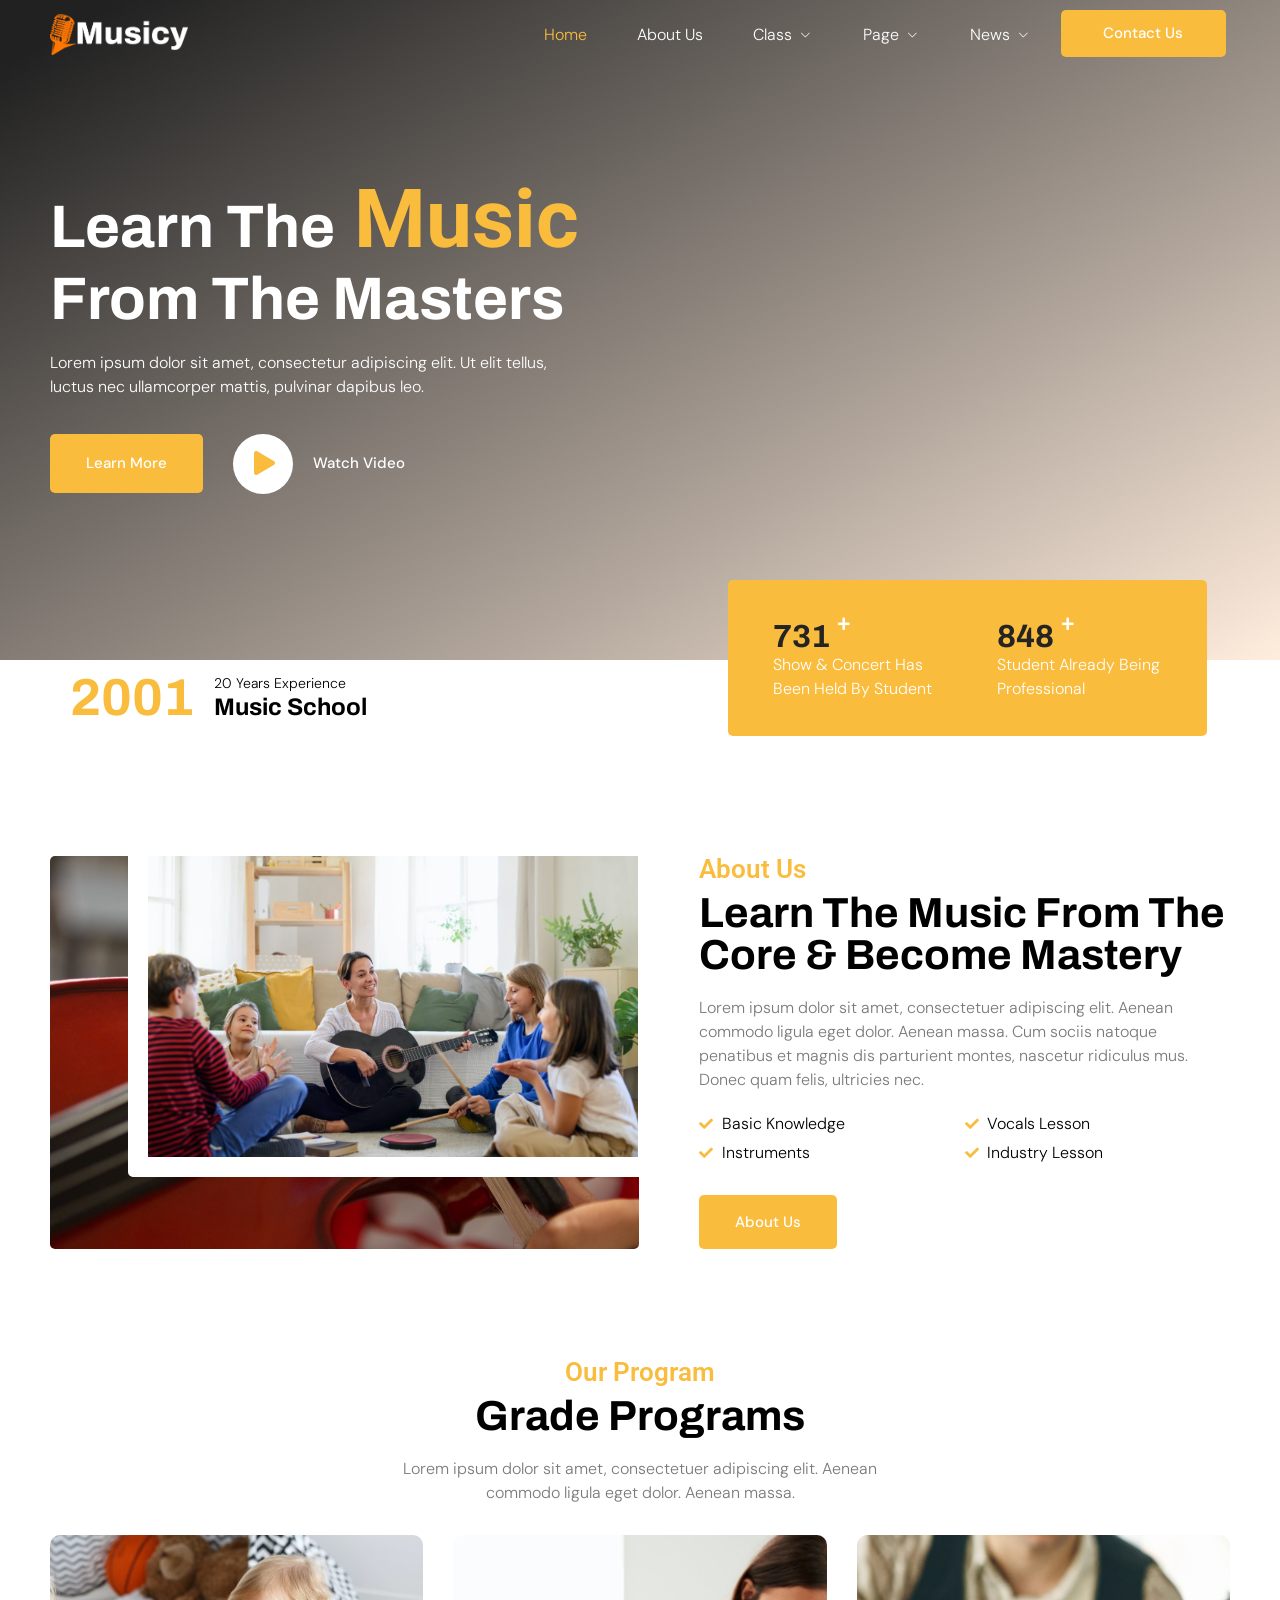
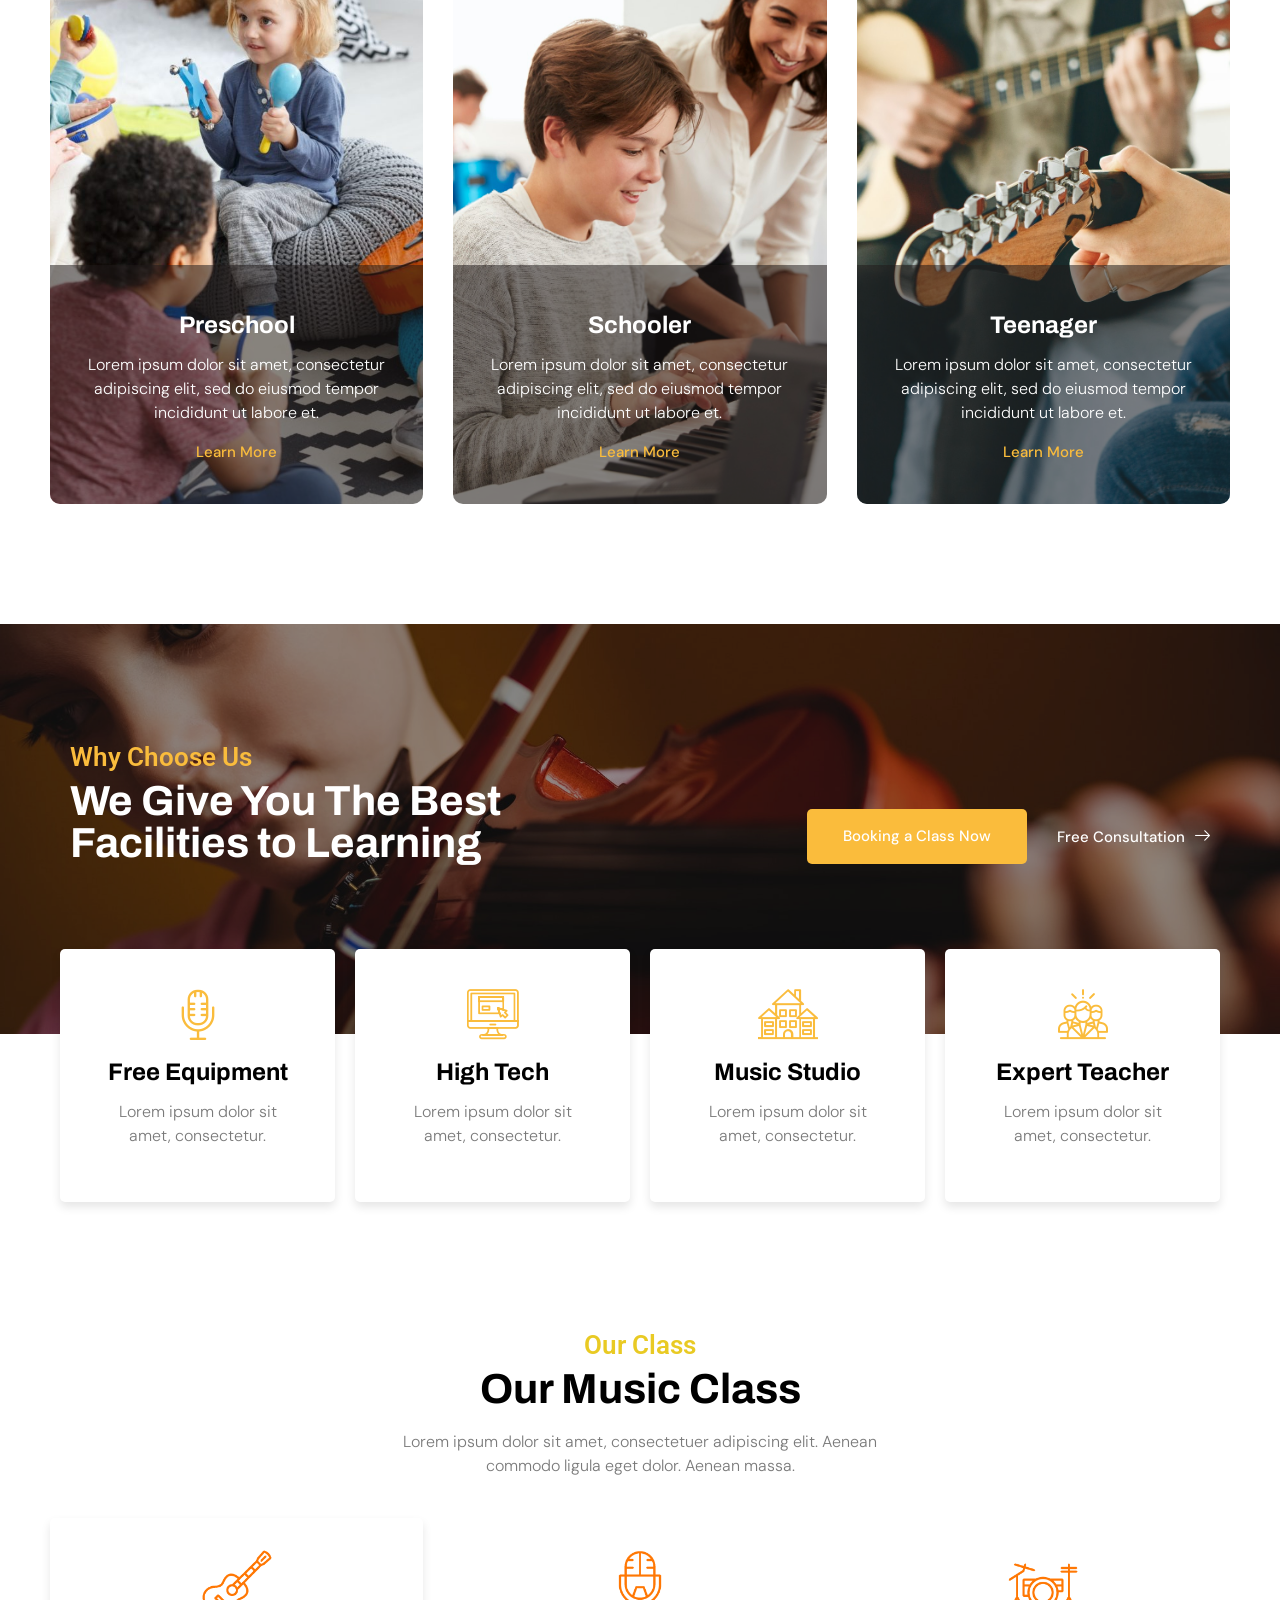
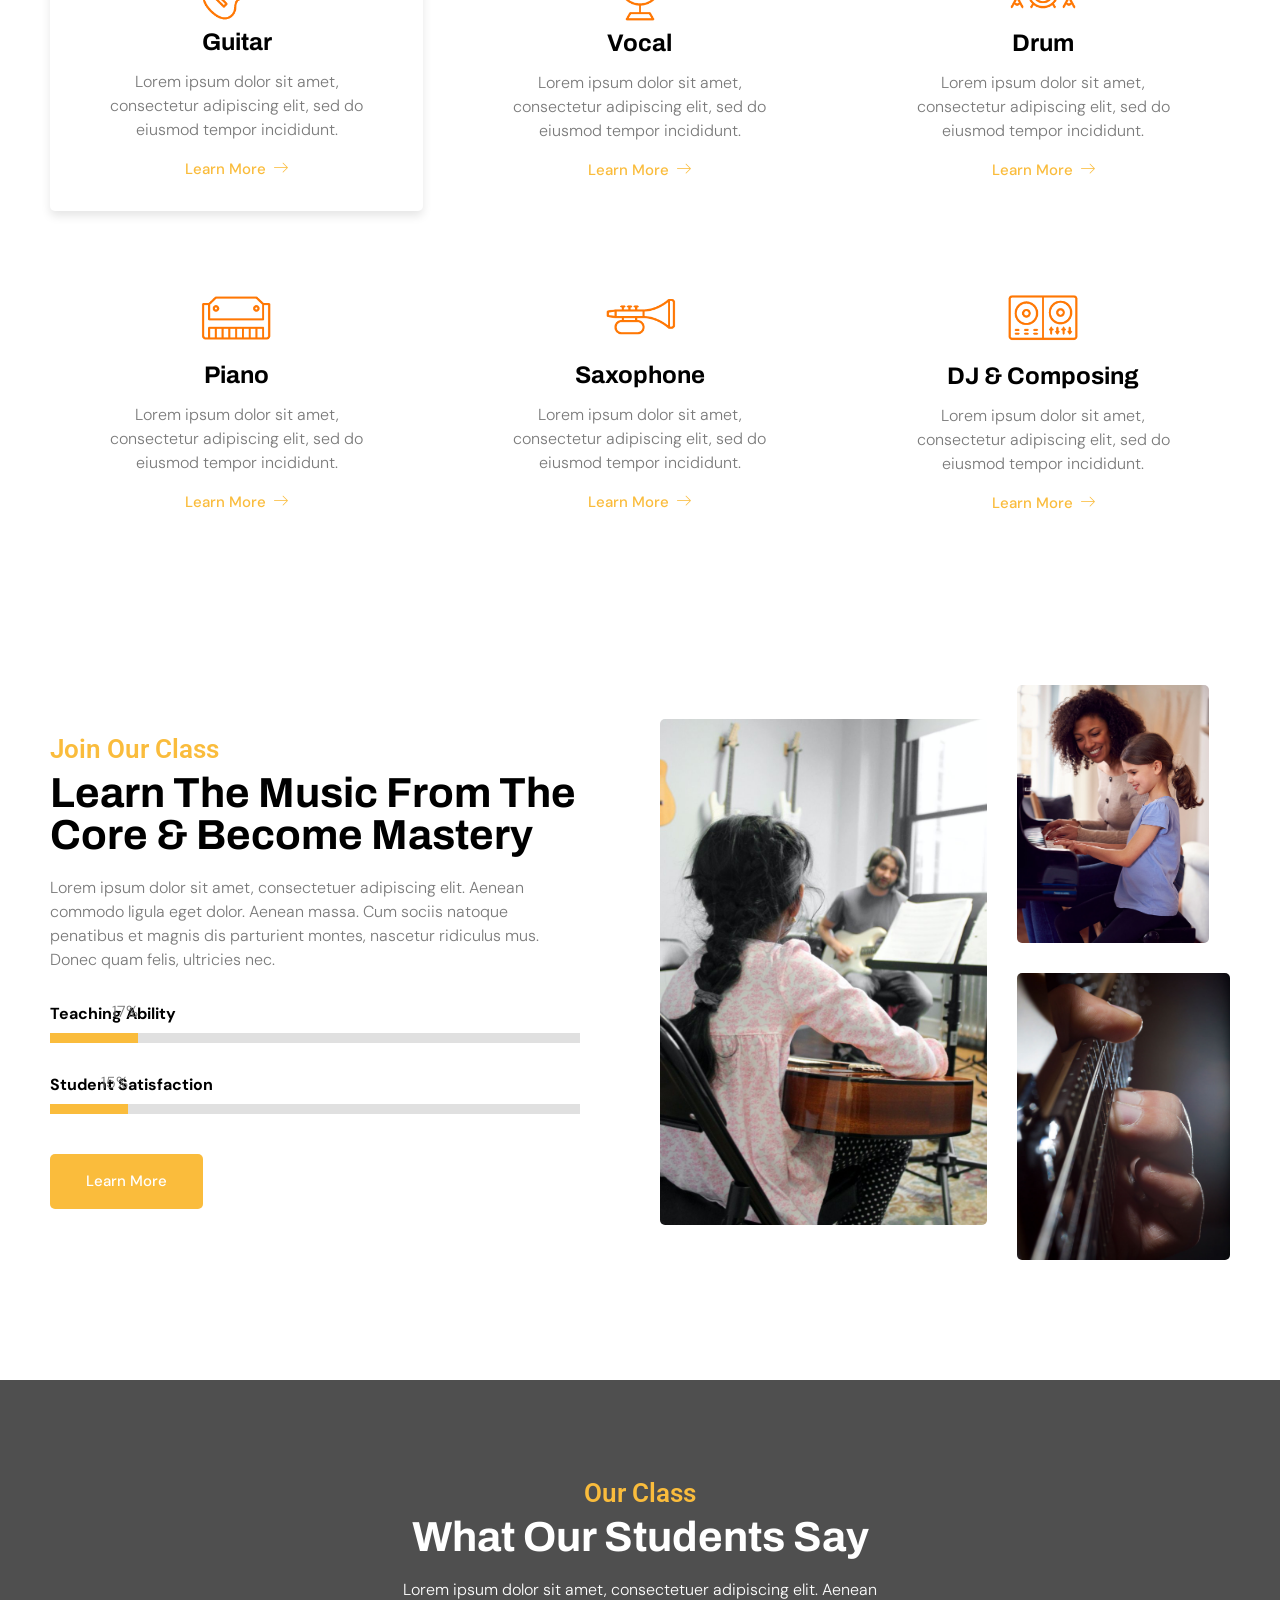
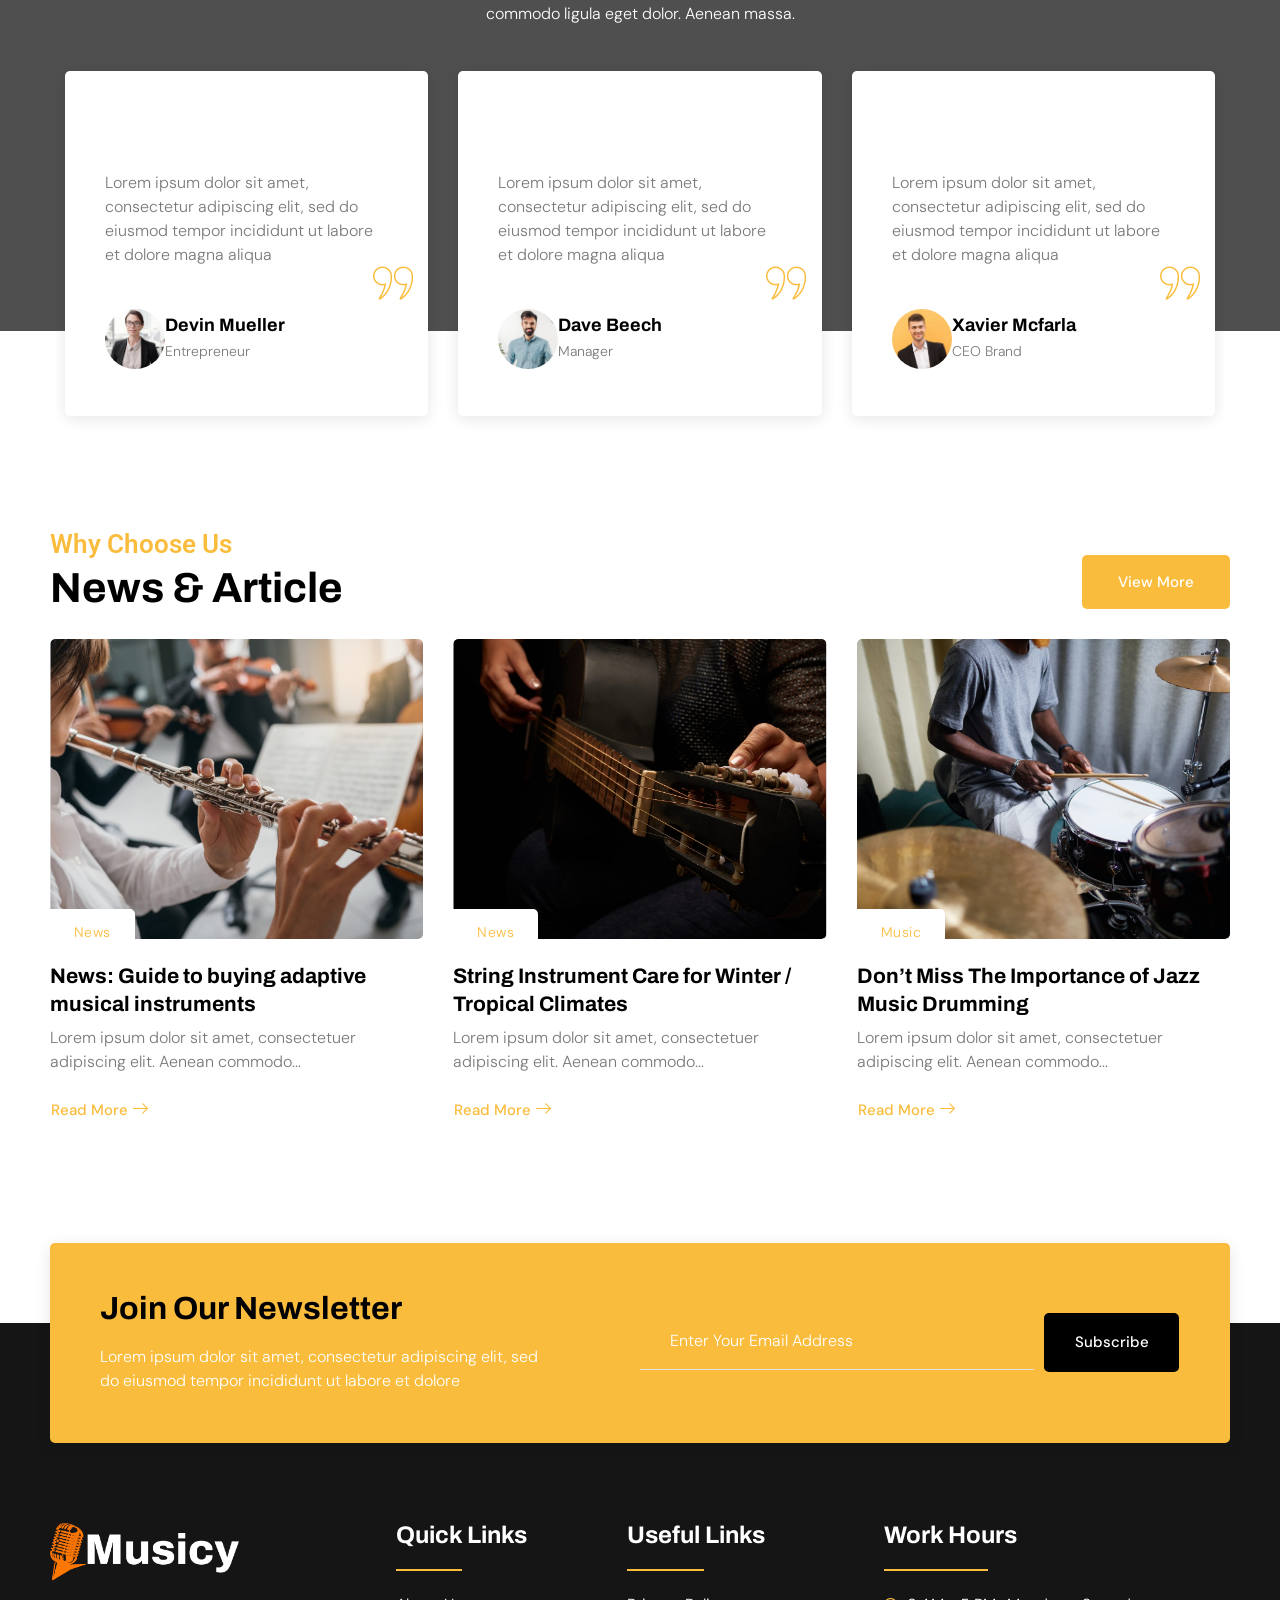
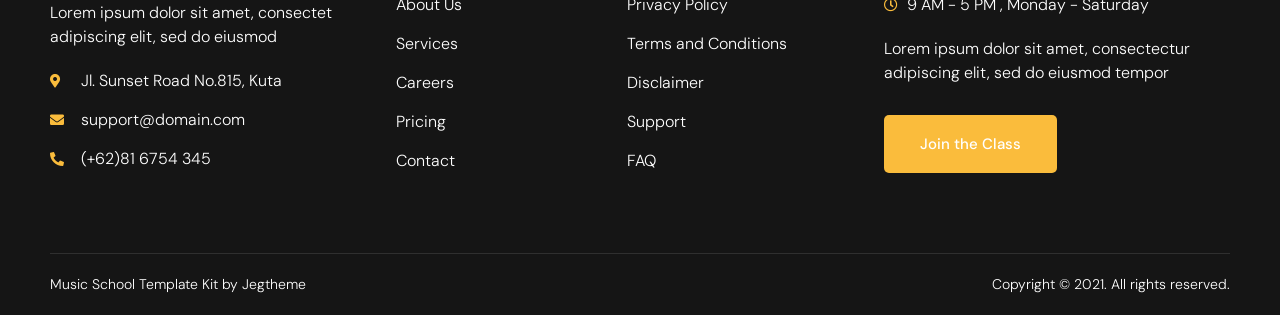
<file: musicy.html>
<!DOCTYPE html>
<html lang="en-US">
<head>
	<meta http-equiv="Content-Type" content="text/html; charset=UTF-8"/>
	<meta name="viewport" content="width=device-width, initial-scale=1" />
	<link rel="profile" href="https://gmpg.org/xfn/11" />
	<link rel="pingback" href="https://templatekit.jegtheme.com/musicy/xmlrpc.php" />
	<title>Musicy - Music School Elementor Template Kit by Jegtheme</title>
	<link rel="canonical" href="https://templatekit.jegtheme.com/musicy.html" />
<meta name='robots' content='max-image-preview:large' />
<script>
window._wpemojiSettings = {"baseUrl":"https:\/\/s.w.org\/images\/core\/emoji\/14.0.0\/72x72\/","ext":".png","svgUrl":"https:\/\/s.w.org\/images\/core\/emoji\/14.0.0\/svg\/","svgExt":".svg","source":{"concatemoji":"musicy/wp-includes/js/wp-emoji-release.min.js"}};
/*! This file is auto-generated */
!function(e,a,t){var n,r,o,i=a.createElement("canvas"),p=i.getContext&&i.getContext("2d");function s(e,t){var a=String.fromCharCode,e=(p.clearRect(0,0,i.width,i.height),p.fillText(a.apply(this,e),0,0),i.toDataURL());return p.clearRect(0,0,i.width,i.height),p.fillText(a.apply(this,t),0,0),e===i.toDataURL()}function c(e){var t=a.createElement("script");t.src=e,t.defer=t.type="text/javascript",a.getElementsByTagName("head")[0].appendChild(t)}for(o=Array("flag","emoji"),t.supports={everything:!0,everythingExceptFlag:!0},r=0;r<o.length;r++)t.supports[o[r]]=function(e){if(p&&p.fillText)switch(p.textBaseline="top",p.font="600 32px Arial",e){case"flag":return s([127987,65039,8205,9895,65039],[127987,65039,8203,9895,65039])?!1:!s([55356,56826,55356,56819],[55356,56826,8203,55356,56819])&&!s([55356,57332,56128,56423,56128,56418,56128,56421,56128,56430,56128,56423,56128,56447],[55356,57332,8203,56128,56423,8203,56128,56418,8203,56128,56421,8203,56128,56430,8203,56128,56423,8203,56128,56447]);case"emoji":return!s([129777,127995,8205,129778,127999],[129777,127995,8203,129778,127999])}return!1}(o[r]),t.supports.everything=t.supports.everything&&t.supports[o[r]],"flag"!==o[r]&&(t.supports.everythingExceptFlag=t.supports.everythingExceptFlag&&t.supports[o[r]]);t.supports.everythingExceptFlag=t.supports.everythingExceptFlag&&!t.supports.flag,t.DOMReady=!1,t.readyCallback=function(){t.DOMReady=!0},t.supports.everything||(n=function(){t.readyCallback()},a.addEventListener?(a.addEventListener("DOMContentLoaded",n,!1),e.addEventListener("load",n,!1)):(e.attachEvent("onload",n),a.attachEvent("onreadystatechange",function(){"complete"===a.readyState&&t.readyCallback()})),(e=t.source||{}).concatemoji?c(e.concatemoji):e.wpemoji&&e.twemoji&&(c(e.twemoji),c(e.wpemoji)))}(window,document,window._wpemojiSettings);
</script>
<style>
img.wp-smiley,
img.emoji {
	display: inline !important;
	border: none !important;
	box-shadow: none !important;
	height: 1em !important;
	width: 1em !important;
	margin: 0 0.07em !important;
	vertical-align: -0.1em !important;
	background: none !important;
	padding: 0 !important;
}
</style>
	<link rel='stylesheet' id='jkit-elements-main-css' href='musicy/wp-content/plugins/jeg-elementor-kit/assets/css/elements/main.css' media='all' />
<link rel='stylesheet' id='wp-block-library-css' href='musicy/wp-includes/css/dist/block-library/style.min.css' media='all' />
<link rel='stylesheet' id='classic-theme-styles-css' href='musicy/wp-includes/css/classic-themes.min.css' media='all' />
<style id='global-styles-inline-css'>
body{--wp--preset--color--black: #000000;--wp--preset--color--cyan-bluish-gray: #abb8c3;--wp--preset--color--white: #ffffff;--wp--preset--color--pale-pink: #f78da7;--wp--preset--color--vivid-red: #cf2e2e;--wp--preset--color--luminous-vivid-orange: #ff6900;--wp--preset--color--luminous-vivid-amber: #fcb900;--wp--preset--color--light-green-cyan: #7bdcb5;--wp--preset--color--vivid-green-cyan: #00d084;--wp--preset--color--pale-cyan-blue: #8ed1fc;--wp--preset--color--vivid-cyan-blue: #0693e3;--wp--preset--color--vivid-purple: #9b51e0;--wp--preset--gradient--vivid-cyan-blue-to-vivid-purple: linear-gradient(135deg,rgba(6,147,227,1) 0%,rgb(155,81,224) 100%);--wp--preset--gradient--light-green-cyan-to-vivid-green-cyan: linear-gradient(135deg,rgb(122,220,180) 0%,rgb(0,208,130) 100%);--wp--preset--gradient--luminous-vivid-amber-to-luminous-vivid-orange: linear-gradient(135deg,rgba(252,185,0,1) 0%,rgba(255,105,0,1) 100%);--wp--preset--gradient--luminous-vivid-orange-to-vivid-red: linear-gradient(135deg,rgba(255,105,0,1) 0%,rgb(207,46,46) 100%);--wp--preset--gradient--very-light-gray-to-cyan-bluish-gray: linear-gradient(135deg,rgb(238,238,238) 0%,rgb(169,184,195) 100%);--wp--preset--gradient--cool-to-warm-spectrum: linear-gradient(135deg,rgb(74,234,220) 0%,rgb(151,120,209) 20%,rgb(207,42,186) 40%,rgb(238,44,130) 60%,rgb(251,105,98) 80%,rgb(254,248,76) 100%);--wp--preset--gradient--blush-light-purple: linear-gradient(135deg,rgb(255,206,236) 0%,rgb(152,150,240) 100%);--wp--preset--gradient--blush-bordeaux: linear-gradient(135deg,rgb(254,205,165) 0%,rgb(254,45,45) 50%,rgb(107,0,62) 100%);--wp--preset--gradient--luminous-dusk: linear-gradient(135deg,rgb(255,203,112) 0%,rgb(199,81,192) 50%,rgb(65,88,208) 100%);--wp--preset--gradient--pale-ocean: linear-gradient(135deg,rgb(255,245,203) 0%,rgb(182,227,212) 50%,rgb(51,167,181) 100%);--wp--preset--gradient--electric-grass: linear-gradient(135deg,rgb(202,248,128) 0%,rgb(113,206,126) 100%);--wp--preset--gradient--midnight: linear-gradient(135deg,rgb(2,3,129) 0%,rgb(40,116,252) 100%);--wp--preset--duotone--dark-grayscale: url('#wp-duotone-dark-grayscale');--wp--preset--duotone--grayscale: url('#wp-duotone-grayscale');--wp--preset--duotone--purple-yellow: url('#wp-duotone-purple-yellow');--wp--preset--duotone--blue-red: url('#wp-duotone-blue-red');--wp--preset--duotone--midnight: url('#wp-duotone-midnight');--wp--preset--duotone--magenta-yellow: url('#wp-duotone-magenta-yellow');--wp--preset--duotone--purple-green: url('#wp-duotone-purple-green');--wp--preset--duotone--blue-orange: url('#wp-duotone-blue-orange');--wp--preset--font-size--small: 13px;--wp--preset--font-size--medium: 20px;--wp--preset--font-size--large: 36px;--wp--preset--font-size--x-large: 42px;--wp--preset--spacing--20: 0.44rem;--wp--preset--spacing--30: 0.67rem;--wp--preset--spacing--40: 1rem;--wp--preset--spacing--50: 1.5rem;--wp--preset--spacing--60: 2.25rem;--wp--preset--spacing--70: 3.38rem;--wp--preset--spacing--80: 5.06rem;}:where(.is-layout-flex){gap: 0.5em;}body .is-layout-flow > .alignleft{float: left;margin-inline-start: 0;margin-inline-end: 2em;}body .is-layout-flow > .alignright{float: right;margin-inline-start: 2em;margin-inline-end: 0;}body .is-layout-flow > .aligncenter{margin-left: auto !important;margin-right: auto !important;}body .is-layout-constrained > .alignleft{float: left;margin-inline-start: 0;margin-inline-end: 2em;}body .is-layout-constrained > .alignright{float: right;margin-inline-start: 2em;margin-inline-end: 0;}body .is-layout-constrained > .aligncenter{margin-left: auto !important;margin-right: auto !important;}body .is-layout-constrained > :where(:not(.alignleft):not(.alignright):not(.alignfull)){max-width: var(--wp--style--global--content-size);margin-left: auto !important;margin-right: auto !important;}body .is-layout-constrained > .alignwide{max-width: var(--wp--style--global--wide-size);}body .is-layout-flex{display: flex;}body .is-layout-flex{flex-wrap: wrap;align-items: center;}body .is-layout-flex > *{margin: 0;}:where(.wp-block-columns.is-layout-flex){gap: 2em;}.has-black-color{color: var(--wp--preset--color--black) !important;}.has-cyan-bluish-gray-color{color: var(--wp--preset--color--cyan-bluish-gray) !important;}.has-white-color{color: var(--wp--preset--color--white) !important;}.has-pale-pink-color{color: var(--wp--preset--color--pale-pink) !important;}.has-vivid-red-color{color: var(--wp--preset--color--vivid-red) !important;}.has-luminous-vivid-orange-color{color: var(--wp--preset--color--luminous-vivid-orange) !important;}.has-luminous-vivid-amber-color{color: var(--wp--preset--color--luminous-vivid-amber) !important;}.has-light-green-cyan-color{color: var(--wp--preset--color--light-green-cyan) !important;}.has-vivid-green-cyan-color{color: var(--wp--preset--color--vivid-green-cyan) !important;}.has-pale-cyan-blue-color{color: var(--wp--preset--color--pale-cyan-blue) !important;}.has-vivid-cyan-blue-color{color: var(--wp--preset--color--vivid-cyan-blue) !important;}.has-vivid-purple-color{color: var(--wp--preset--color--vivid-purple) !important;}.has-black-background-color{background-color: var(--wp--preset--color--black) !important;}.has-cyan-bluish-gray-background-color{background-color: var(--wp--preset--color--cyan-bluish-gray) !important;}.has-white-background-color{background-color: var(--wp--preset--color--white) !important;}.has-pale-pink-background-color{background-color: var(--wp--preset--color--pale-pink) !important;}.has-vivid-red-background-color{background-color: var(--wp--preset--color--vivid-red) !important;}.has-luminous-vivid-orange-background-color{background-color: var(--wp--preset--color--luminous-vivid-orange) !important;}.has-luminous-vivid-amber-background-color{background-color: var(--wp--preset--color--luminous-vivid-amber) !important;}.has-light-green-cyan-background-color{background-color: var(--wp--preset--color--light-green-cyan) !important;}.has-vivid-green-cyan-background-color{background-color: var(--wp--preset--color--vivid-green-cyan) !important;}.has-pale-cyan-blue-background-color{background-color: var(--wp--preset--color--pale-cyan-blue) !important;}.has-vivid-cyan-blue-background-color{background-color: var(--wp--preset--color--vivid-cyan-blue) !important;}.has-vivid-purple-background-color{background-color: var(--wp--preset--color--vivid-purple) !important;}.has-black-border-color{border-color: var(--wp--preset--color--black) !important;}.has-cyan-bluish-gray-border-color{border-color: var(--wp--preset--color--cyan-bluish-gray) !important;}.has-white-border-color{border-color: var(--wp--preset--color--white) !important;}.has-pale-pink-border-color{border-color: var(--wp--preset--color--pale-pink) !important;}.has-vivid-red-border-color{border-color: var(--wp--preset--color--vivid-red) !important;}.has-luminous-vivid-orange-border-color{border-color: var(--wp--preset--color--luminous-vivid-orange) !important;}.has-luminous-vivid-amber-border-color{border-color: var(--wp--preset--color--luminous-vivid-amber) !important;}.has-light-green-cyan-border-color{border-color: var(--wp--preset--color--light-green-cyan) !important;}.has-vivid-green-cyan-border-color{border-color: var(--wp--preset--color--vivid-green-cyan) !important;}.has-pale-cyan-blue-border-color{border-color: var(--wp--preset--color--pale-cyan-blue) !important;}.has-vivid-cyan-blue-border-color{border-color: var(--wp--preset--color--vivid-cyan-blue) !important;}.has-vivid-purple-border-color{border-color: var(--wp--preset--color--vivid-purple) !important;}.has-vivid-cyan-blue-to-vivid-purple-gradient-background{background: var(--wp--preset--gradient--vivid-cyan-blue-to-vivid-purple) !important;}.has-light-green-cyan-to-vivid-green-cyan-gradient-background{background: var(--wp--preset--gradient--light-green-cyan-to-vivid-green-cyan) !important;}.has-luminous-vivid-amber-to-luminous-vivid-orange-gradient-background{background: var(--wp--preset--gradient--luminous-vivid-amber-to-luminous-vivid-orange) !important;}.has-luminous-vivid-orange-to-vivid-red-gradient-background{background: var(--wp--preset--gradient--luminous-vivid-orange-to-vivid-red) !important;}.has-very-light-gray-to-cyan-bluish-gray-gradient-background{background: var(--wp--preset--gradient--very-light-gray-to-cyan-bluish-gray) !important;}.has-cool-to-warm-spectrum-gradient-background{background: var(--wp--preset--gradient--cool-to-warm-spectrum) !important;}.has-blush-light-purple-gradient-background{background: var(--wp--preset--gradient--blush-light-purple) !important;}.has-blush-bordeaux-gradient-background{background: var(--wp--preset--gradient--blush-bordeaux) !important;}.has-luminous-dusk-gradient-background{background: var(--wp--preset--gradient--luminous-dusk) !important;}.has-pale-ocean-gradient-background{background: var(--wp--preset--gradient--pale-ocean) !important;}.has-electric-grass-gradient-background{background: var(--wp--preset--gradient--electric-grass) !important;}.has-midnight-gradient-background{background: var(--wp--preset--gradient--midnight) !important;}.has-small-font-size{font-size: var(--wp--preset--font-size--small) !important;}.has-medium-font-size{font-size: var(--wp--preset--font-size--medium) !important;}.has-large-font-size{font-size: var(--wp--preset--font-size--large) !important;}.has-x-large-font-size{font-size: var(--wp--preset--font-size--x-large) !important;}
.wp-block-navigation a:where(:not(.wp-element-button)){color: inherit;}
:where(.wp-block-columns.is-layout-flex){gap: 2em;}
.wp-block-pullquote{font-size: 1.5em;line-height: 1.6;}
</style>
<link rel='stylesheet' id='allow-webp-image-css' href='musicy/wp-content/plugins/allow-webp-image/public/css/allow-webp-image-public.css' media='all' />
<link rel='stylesheet' id='template-kit-export-css' href='musicy/wp-content/plugins/template-kit-export/public/assets/css/template-kit-export-public.min.css' media='all' />
<link rel='stylesheet' id='hfe-style-css' href='musicy/wp-content/plugins/header-footer-elementor/assets/css/header-footer-elementor.css' media='all' />
<link rel='stylesheet' id='elementor-icons-css' href='musicy/wp-content/plugins/elementor/assets/lib/eicons/css/elementor-icons.min.css' media='all' />
<link rel='stylesheet' id='elementor-frontend-css' href='musicy/wp-content/plugins/elementor/assets/css/frontend.min.css' media='all' />
<link rel='stylesheet' id='swiper-css' href='musicy/wp-content/plugins/elementor/assets/lib/swiper/css/swiper.min.css' media='all' />
<link rel='stylesheet' id='elementor-post-7-css' href='musicy/wp-content/uploads/sites/121/elementor/css/post-7.css' media='all' />
<link rel='stylesheet' id='elementor-global-css' href='musicy/wp-content/uploads/sites/121/elementor/css/global.css' media='all' />
<link rel='stylesheet' id='elementor-post-5-css' href='musicy/wp-content/uploads/sites/121/elementor/css/post-5.css' media='all' />
<link rel='stylesheet' id='hfe-widgets-style-css' href='musicy/wp-content/plugins/header-footer-elementor/inc/widgets-css/frontend.css' media='all' />
<link rel='stylesheet' id='font-awesome-5-all-css' href='musicy/wp-content/plugins/elementor/assets/lib/font-awesome/css/all.min.css' media='all' />
<link rel='stylesheet' id='font-awesome-4-shim-css' href='musicy/wp-content/plugins/elementor/assets/lib/font-awesome/css/v4-shims.min.css' media='all' />
<link rel='stylesheet' id='elementor-post-390-css' href='musicy/wp-content/uploads/sites/121/elementor/css/post-390.css' media='all' />
<link rel='stylesheet' id='elementor-post-382-css' href='musicy/wp-content/uploads/sites/121/elementor/css/post-382.css' media='all' />
<link rel='stylesheet' id='hello-elementor-css' href='musicy/wp-content/themes/hello-elementor/style.min.css' media='all' />
<link rel='stylesheet' id='hello-elementor-theme-style-css' href='musicy/wp-content/themes/hello-elementor/theme.min.css' media='all' />
<link rel='stylesheet' id='google-fonts-1-css' href='https://fonts.googleapis.com/css?family=Roboto%3A100%2C100italic%2C200%2C200italic%2C300%2C300italic%2C400%2C400italic%2C500%2C500italic%2C600%2C600italic%2C700%2C700italic%2C800%2C800italic%2C900%2C900italic%7CRoboto+Slab%3A100%2C100italic%2C200%2C200italic%2C300%2C300italic%2C400%2C400italic%2C500%2C500italic%2C600%2C600italic%2C700%2C700italic%2C800%2C800italic%2C900%2C900italic%7CDM+Sans%3A100%2C100italic%2C200%2C200italic%2C300%2C300italic%2C400%2C400italic%2C500%2C500italic%2C600%2C600italic%2C700%2C700italic%2C800%2C800italic%2C900%2C900italic%7CArchivo%3A100%2C100italic%2C200%2C200italic%2C300%2C300italic%2C400%2C400italic%2C500%2C500italic%2C600%2C600italic%2C700%2C700italic%2C800%2C800italic%2C900%2C900italic%7CAlex+Brush%3A100%2C100italic%2C200%2C200italic%2C300%2C300italic%2C400%2C400italic%2C500%2C500italic%2C600%2C600italic%2C700%2C700italic%2C800%2C800italic%2C900%2C900italic%7CAllura%3A100%2C100italic%2C200%2C200italic%2C300%2C300italic%2C400%2C400italic%2C500%2C500italic%2C600%2C600italic%2C700%2C700italic%2C800%2C800italic%2C900%2C900italic&#038;display=auto&#038;ver=6.1.3' media='all' />
<link rel='stylesheet' id='elementor-icons-shared-0-css' href='musicy/wp-content/plugins/elementor/assets/lib/font-awesome/css/fontawesome.min.css' media='all' />
<link rel='stylesheet' id='elementor-icons-fa-solid-css' href='musicy/wp-content/plugins/elementor/assets/lib/font-awesome/css/solid.min.css' media='all' />
<link rel='stylesheet' id='elementor-icons-jkiticon-css' href='musicy/wp-content/plugins/jeg-elementor-kit/assets/fonts/jkiticon/jkiticon.css' media='all' />
<link rel='stylesheet' id='elementor-icons-fa-regular-css' href='musicy/wp-content/plugins/elementor/assets/lib/font-awesome/css/regular.min.css' media='all' />
<link rel="preconnect" href="https://fonts.gstatic.com/" crossorigin><script src='musicy/wp-includes/js/jquery/jquery.min.js' id='jquery-core-js'></script>
<script src='musicy/wp-includes/js/jquery/jquery-migrate.min.js' id='jquery-migrate-js'></script>
<script src='musicy/wp-content/plugins/allow-webp-image/public/js/allow-webp-image-public.js' id='allow-webp-image-js'></script>
<script src='musicy/wp-content/plugins/template-kit-export/public/assets/js/template-kit-export-public.min.js' id='template-kit-export-js'></script>
<script src='musicy/wp-content/plugins/elementor/assets/lib/font-awesome/js/v4-shims.min.js' id='font-awesome-4-shim-js'></script>
<link rel="https://api.w.org/" href="https://templatekit.jegtheme.com/musicy/wp-json/" /><link rel="EditURI" type="application/rsd+xml" title="RSD" href="https://templatekit.jegtheme.com/musicy/xmlrpc.php?rsd" />
<link rel="wlwmanifest" type="application/wlwmanifest+xml" href="https://templatekit.jegtheme.com/musicy/wp-includes/wlwmanifest.xml" />
<meta name="generator" content="WordPress 6.1.3" />
<link rel='shortlink' href='musicy.html' />
<meta name="generator" content="Elementor 3.12.1; features: e_dom_optimization, e_optimized_assets_loading, a11y_improvements, additional_custom_breakpoints; settings: css_print_method-external, google_font-enabled, font_display-auto">
</head>
<body class="home page-template page-template-elementor_header_footer page page-id-5 ehf-header ehf-footer ehf-template-hello-elementor ehf-stylesheet-hello-elementor jkit-color-scheme elementor-default elementor-template-full-width elementor-kit-7 elementor-page elementor-page-5">
<svg xmlns="http://www.w3.org/2000/svg" viewBox="0 0 0 0" width="0" height="0" focusable="false" role="none" style="visibility: hidden; position: absolute; left: -9999px; overflow: hidden;" ><defs><filter id="wp-duotone-dark-grayscale"><feColorMatrix color-interpolation-filters="sRGB" type="matrix" values=" .299 .587 .114 0 0 .299 .587 .114 0 0 .299 .587 .114 0 0 .299 .587 .114 0 0 " /><feComponentTransfer color-interpolation-filters="sRGB" ><feFuncR type="table" tableValues="0 0.49803921568627" /><feFuncG type="table" tableValues="0 0.49803921568627" /><feFuncB type="table" tableValues="0 0.49803921568627" /><feFuncA type="table" tableValues="1 1" /></feComponentTransfer><feComposite in2="SourceGraphic" operator="in" /></filter></defs></svg><svg xmlns="http://www.w3.org/2000/svg" viewBox="0 0 0 0" width="0" height="0" focusable="false" role="none" style="visibility: hidden; position: absolute; left: -9999px; overflow: hidden;" ><defs><filter id="wp-duotone-grayscale"><feColorMatrix color-interpolation-filters="sRGB" type="matrix" values=" .299 .587 .114 0 0 .299 .587 .114 0 0 .299 .587 .114 0 0 .299 .587 .114 0 0 " /><feComponentTransfer color-interpolation-filters="sRGB" ><feFuncR type="table" tableValues="0 1" /><feFuncG type="table" tableValues="0 1" /><feFuncB type="table" tableValues="0 1" /><feFuncA type="table" tableValues="1 1" /></feComponentTransfer><feComposite in2="SourceGraphic" operator="in" /></filter></defs></svg><svg xmlns="http://www.w3.org/2000/svg" viewBox="0 0 0 0" width="0" height="0" focusable="false" role="none" style="visibility: hidden; position: absolute; left: -9999px; overflow: hidden;" ><defs><filter id="wp-duotone-purple-yellow"><feColorMatrix color-interpolation-filters="sRGB" type="matrix" values=" .299 .587 .114 0 0 .299 .587 .114 0 0 .299 .587 .114 0 0 .299 .587 .114 0 0 " /><feComponentTransfer color-interpolation-filters="sRGB" ><feFuncR type="table" tableValues="0.54901960784314 0.98823529411765" /><feFuncG type="table" tableValues="0 1" /><feFuncB type="table" tableValues="0.71764705882353 0.25490196078431" /><feFuncA type="table" tableValues="1 1" /></feComponentTransfer><feComposite in2="SourceGraphic" operator="in" /></filter></defs></svg><svg xmlns="http://www.w3.org/2000/svg" viewBox="0 0 0 0" width="0" height="0" focusable="false" role="none" style="visibility: hidden; position: absolute; left: -9999px; overflow: hidden;" ><defs><filter id="wp-duotone-blue-red"><feColorMatrix color-interpolation-filters="sRGB" type="matrix" values=" .299 .587 .114 0 0 .299 .587 .114 0 0 .299 .587 .114 0 0 .299 .587 .114 0 0 " /><feComponentTransfer color-interpolation-filters="sRGB" ><feFuncR type="table" tableValues="0 1" /><feFuncG type="table" tableValues="0 0.27843137254902" /><feFuncB type="table" tableValues="0.5921568627451 0.27843137254902" /><feFuncA type="table" tableValues="1 1" /></feComponentTransfer><feComposite in2="SourceGraphic" operator="in" /></filter></defs></svg><svg xmlns="http://www.w3.org/2000/svg" viewBox="0 0 0 0" width="0" height="0" focusable="false" role="none" style="visibility: hidden; position: absolute; left: -9999px; overflow: hidden;" ><defs><filter id="wp-duotone-midnight"><feColorMatrix color-interpolation-filters="sRGB" type="matrix" values=" .299 .587 .114 0 0 .299 .587 .114 0 0 .299 .587 .114 0 0 .299 .587 .114 0 0 " /><feComponentTransfer color-interpolation-filters="sRGB" ><feFuncR type="table" tableValues="0 0" /><feFuncG type="table" tableValues="0 0.64705882352941" /><feFuncB type="table" tableValues="0 1" /><feFuncA type="table" tableValues="1 1" /></feComponentTransfer><feComposite in2="SourceGraphic" operator="in" /></filter></defs></svg><svg xmlns="http://www.w3.org/2000/svg" viewBox="0 0 0 0" width="0" height="0" focusable="false" role="none" style="visibility: hidden; position: absolute; left: -9999px; overflow: hidden;" ><defs><filter id="wp-duotone-magenta-yellow"><feColorMatrix color-interpolation-filters="sRGB" type="matrix" values=" .299 .587 .114 0 0 .299 .587 .114 0 0 .299 .587 .114 0 0 .299 .587 .114 0 0 " /><feComponentTransfer color-interpolation-filters="sRGB" ><feFuncR type="table" tableValues="0.78039215686275 1" /><feFuncG type="table" tableValues="0 0.94901960784314" /><feFuncB type="table" tableValues="0.35294117647059 0.47058823529412" /><feFuncA type="table" tableValues="1 1" /></feComponentTransfer><feComposite in2="SourceGraphic" operator="in" /></filter></defs></svg><svg xmlns="http://www.w3.org/2000/svg" viewBox="0 0 0 0" width="0" height="0" focusable="false" role="none" style="visibility: hidden; position: absolute; left: -9999px; overflow: hidden;" ><defs><filter id="wp-duotone-purple-green"><feColorMatrix color-interpolation-filters="sRGB" type="matrix" values=" .299 .587 .114 0 0 .299 .587 .114 0 0 .299 .587 .114 0 0 .299 .587 .114 0 0 " /><feComponentTransfer color-interpolation-filters="sRGB" ><feFuncR type="table" tableValues="0.65098039215686 0.40392156862745" /><feFuncG type="table" tableValues="0 1" /><feFuncB type="table" tableValues="0.44705882352941 0.4" /><feFuncA type="table" tableValues="1 1" /></feComponentTransfer><feComposite in2="SourceGraphic" operator="in" /></filter></defs></svg><svg xmlns="http://www.w3.org/2000/svg" viewBox="0 0 0 0" width="0" height="0" focusable="false" role="none" style="visibility: hidden; position: absolute; left: -9999px; overflow: hidden;" ><defs><filter id="wp-duotone-blue-orange"><feColorMatrix color-interpolation-filters="sRGB" type="matrix" values=" .299 .587 .114 0 0 .299 .587 .114 0 0 .299 .587 .114 0 0 .299 .587 .114 0 0 " /><feComponentTransfer color-interpolation-filters="sRGB" ><feFuncR type="table" tableValues="0.098039215686275 1" /><feFuncG type="table" tableValues="0 0.66274509803922" /><feFuncB type="table" tableValues="0.84705882352941 0.41960784313725" /><feFuncA type="table" tableValues="1 1" /></feComponentTransfer><feComposite in2="SourceGraphic" operator="in" /></filter></defs></svg><div id="page" class="hfeed site">
		<header id="masthead" itemscope="itemscope" itemtype="https://schema.org/WPHeader">
			<p class="main-title bhf-hidden" itemprop="headline"><a href="musicy.html" title="Musicy" rel="home">Musicy</a></p>
					<div data-elementor-type="wp-post" data-elementor-id="390" class="elementor elementor-390">
									<section class="elementor-section elementor-top-section elementor-element elementor-element-8c18685 elementor-section-boxed elementor-section-height-default elementor-section-height-default" data-id="8c18685" data-element_type="section">
						<div class="elementor-container elementor-column-gap-no">
					<div class="elementor-column elementor-col-33 elementor-top-column elementor-element elementor-element-52d522e" data-id="52d522e" data-element_type="column">
			<div class="elementor-widget-wrap elementor-element-populated">
								<div class="elementor-element elementor-element-75d4395 elementor-widget elementor-widget-image" data-id="75d4395" data-element_type="widget" data-widget_type="image.default">
				<div class="elementor-widget-container">
															<img width="653" height="200" src="musicy/wp-content/uploads/sites/121/2021/07/logo-2.png" class="attachment-full size-full wp-image-375" alt="" decoding="async" loading="lazy" srcset="musicy/wp-content/uploads/sites/121/2021/07/logo-2.png 653w, musicy/wp-content/uploads/sites/121/2021/07/logo-2-300x92.png 300w" sizes="(max-width: 653px) 100vw, 653px" />															</div>
				</div>
					</div>
		</div>
				<div class="elementor-column elementor-col-33 elementor-top-column elementor-element elementor-element-82da5d4" data-id="82da5d4" data-element_type="column">
			<div class="elementor-widget-wrap elementor-element-populated">
								<div class="elementor-element elementor-element-42ca736 elementor-widget elementor-widget-jkit_nav_menu" data-id="42ca736" data-element_type="widget" data-widget_type="jkit_nav_menu.default">
				<div class="elementor-widget-container">
			<div  class="jeg-elementor-kit jkit-nav-menu break-point-tablet submenu-click-title jeg_module_5__64ef33b921055"  data-item-indicator="&lt;i aria-hidden=&quot;true&quot; class=&quot;jki jki-chevron-down-line&quot;&gt;&lt;/i&gt;"><button class="jkit-hamburger-menu"><i aria-hidden="true" class="fas fa-bars"></i></button>
        <div class="jkit-menu-wrapper"><div class="jkit-menu-container"><ul id="menu-menu-1" class="jkit-menu jkit-menu-direction-flex jkit-submenu-position-top"><li id="menu-item-53" class="menu-item menu-item-type-post_type menu-item-object-page menu-item-home current-menu-item page_item page-item-5 current_page_item menu-item-53"><a href="musicy.html" aria-current="page">Home</a></li>
<li id="menu-item-811" class="menu-item menu-item-type-post_type menu-item-object-page menu-item-811"><a href="musicy/about-us.html">About Us</a></li>
<li id="menu-item-56" class="menu-item menu-item-type-custom menu-item-object-custom menu-item-has-children menu-item-56"><a href="#">Class</a>
<ul class="sub-menu">
	<li id="menu-item-810" class="menu-item menu-item-type-post_type menu-item-object-page menu-item-810"><a href="musicy/class.html">Class</a></li>
	<li id="menu-item-804" class="menu-item menu-item-type-post_type menu-item-object-page menu-item-804"><a href="musicy/class-detail.html">Class Detail</a></li>
</ul>
</li>
<li id="menu-item-57" class="menu-item menu-item-type-custom menu-item-object-custom menu-item-has-children menu-item-57"><a href="#">Page</a>
<ul class="sub-menu">
	<li id="menu-item-803" class="menu-item menu-item-type-post_type menu-item-object-page menu-item-803"><a href="musicy/pricing-plan.html">Pricing Plan</a></li>
	<li id="menu-item-808" class="menu-item menu-item-type-post_type menu-item-object-page menu-item-808"><a href="musicy/404-page.html">404 Page</a></li>
	<li id="menu-item-809" class="menu-item menu-item-type-post_type menu-item-object-page menu-item-809"><a href="musicy/teacher.html">Teacher</a></li>
	<li id="menu-item-805" class="menu-item menu-item-type-post_type menu-item-object-page menu-item-805"><a href="musicy/faq.html">FAQ</a></li>
	<li id="menu-item-807" class="menu-item menu-item-type-post_type menu-item-object-page menu-item-807"><a href="musicy/contact-us.html">Contact Us</a></li>
</ul>
</li>
<li id="menu-item-58" class="menu-item menu-item-type-custom menu-item-object-custom menu-item-has-children menu-item-58"><a href="#">News</a>
<ul class="sub-menu">
	<li id="menu-item-806" class="menu-item menu-item-type-post_type menu-item-object-page menu-item-806"><a href="musicy/news.html">News</a></li>
	<li id="menu-item-883" class="menu-item menu-item-type-post_type menu-item-object-post menu-item-883"><a href="musicy/2021/07/09/this-is-the-tips-to-get-better-at-sight-reading.html">Single News</a></li>
</ul>
</li>
</ul></div>
            <div class="jkit-nav-identity-panel">
                <div class="jkit-nav-site-title"><a href="musicy.html" class="jkit-nav-logo"><img src="musicy/wp-content/uploads/sites/121/2021/07/logo-2.png" ></a></div>
                <button class="jkit-close-menu"><i aria-hidden="true" class="fas fa-times"></i></button>
            </div>
        </div>
        <div class="jkit-overlay"></div></div>		</div>
				</div>
					</div>
		</div>
				<div class="elementor-column elementor-col-33 elementor-top-column elementor-element elementor-element-27e377c elementor-hidden-tablet elementor-hidden-phone" data-id="27e377c" data-element_type="column">
			<div class="elementor-widget-wrap elementor-element-populated">
								<div class="elementor-element elementor-element-b780c3a elementor-align-justify elementor-widget elementor-widget-button" data-id="b780c3a" data-element_type="widget" data-widget_type="button.default">
				<div class="elementor-widget-container">
					<div class="elementor-button-wrapper">
			<a href="#" class="elementor-button-link elementor-button elementor-size-sm" role="button">
						<span class="elementor-button-content-wrapper">
						<span class="elementor-button-text">Contact Us</span>
		</span>
					</a>
		</div>
				</div>
				</div>
					</div>
		</div>
							</div>
		</section>
							</div>
				</header>
			<div data-elementor-type="wp-page" data-elementor-id="5" class="elementor elementor-5">
									<section class="elementor-section elementor-top-section elementor-element elementor-element-e6691cc elementor-section-boxed elementor-section-height-default elementor-section-height-default" data-id="e6691cc" data-element_type="section" data-settings="{&quot;background_background&quot;:&quot;slideshow&quot;,&quot;background_slideshow_gallery&quot;:[{&quot;id&quot;:40,&quot;url&quot;:&quot;https:\/\/templatekit.jegtheme.com\/musicy\/wp-content\/uploads\/sites\/121\/2021\/07\/school-boy-playing-synthesizer-at-home.jpg&quot;},{&quot;id&quot;:13,&quot;url&quot;:&quot;https:\/\/templatekit.jegtheme.com\/musicy\/wp-content\/uploads\/sites\/121\/2021\/07\/group-of-homeschooling-children-with-teacher-having-music-lesson-indoors-coronavirus-concept-.jpg&quot;},{&quot;id&quot;:43,&quot;url&quot;:&quot;https:\/\/templatekit.jegtheme.com\/musicy\/wp-content\/uploads\/sites\/121\/2021\/07\/music.jpg&quot;}],&quot;background_slideshow_ken_burns&quot;:&quot;yes&quot;,&quot;background_slideshow_loop&quot;:&quot;yes&quot;,&quot;background_slideshow_slide_duration&quot;:5000,&quot;background_slideshow_slide_transition&quot;:&quot;fade&quot;,&quot;background_slideshow_transition_duration&quot;:500,&quot;background_slideshow_ken_burns_zoom_direction&quot;:&quot;in&quot;}">
							<div class="elementor-background-overlay"></div>
							<div class="elementor-container elementor-column-gap-no">
					<div class="elementor-column elementor-col-50 elementor-top-column elementor-element elementor-element-db15c53" data-id="db15c53" data-element_type="column">
			<div class="elementor-widget-wrap elementor-element-populated">
								<div class="elementor-element elementor-element-8bc2892 elementor-widget elementor-widget-jkit_heading" data-id="8bc2892" data-element_type="widget" data-widget_type="jkit_heading.default">
				<div class="elementor-widget-container">
			<div  class="jeg-elementor-kit jkit-heading  align-left align-tablet- align-mobile- jeg_module_5_1_64ef33b92dd55" ><div class="heading-section-title  display-inline-block"><h2 class="heading-title">Learn The <span class="style-color"><span>Music</span></span> From The Masters</h2></div></div>		</div>
				</div>
				<div class="elementor-element elementor-element-0b4f9c1 elementor-widget elementor-widget-text-editor" data-id="0b4f9c1" data-element_type="widget" data-widget_type="text-editor.default">
				<div class="elementor-widget-container">
							<p>Lorem ipsum dolor sit amet, consectetur adipiscing elit. Ut elit tellus, luctus nec ullamcorper mattis, pulvinar dapibus leo.</p>						</div>
				</div>
				<div class="elementor-element elementor-element-1609e01 elementor-align-left elementor-widget__width-auto elementor-widget elementor-widget-button" data-id="1609e01" data-element_type="widget" data-widget_type="button.default">
				<div class="elementor-widget-container">
					<div class="elementor-button-wrapper">
			<a href="#" class="elementor-button-link elementor-button elementor-size-sm" role="button">
						<span class="elementor-button-content-wrapper">
						<span class="elementor-button-text">Learn More</span>
		</span>
					</a>
		</div>
				</div>
				</div>
				<div class="elementor-element elementor-element-c2cf7b3 elementor-widget__width-auto elementor-widget elementor-widget-jkit_video_button" data-id="c2cf7b3" data-element_type="widget" data-widget_type="jkit_video_button.default">
				<div class="elementor-widget-container">
			<div  class="jeg-elementor-kit jkit-video-button jeg_module_5_2_64ef33b934108"  data-autoplay="0" data-loop="0" data-controls="0" data-type="youtube" data-mute="0" data-start="0" data-end="0"><a href="https://www.youtube.com/watch?v=MLpWrANjFbI"  class="jkit-video-popup-btn glow-enable"  ><span class="icon-position-before"><i aria-hidden="true" class="fas fa-play"></i></span></a></div>		</div>
				</div>
				<div class="elementor-element elementor-element-c299d8d elementor-widget__width-auto elementor-widget elementor-widget-text-editor" data-id="c299d8d" data-element_type="widget" data-widget_type="text-editor.default">
				<div class="elementor-widget-container">
							Watch Video						</div>
				</div>
					</div>
		</div>
				<div class="elementor-column elementor-col-50 elementor-top-column elementor-element elementor-element-1503e21" data-id="1503e21" data-element_type="column">
			<div class="elementor-widget-wrap">
									</div>
		</div>
							</div>
		</section>
				<section class="elementor-section elementor-top-section elementor-element elementor-element-e609593 elementor-reverse-mobile elementor-section-boxed elementor-section-height-default elementor-section-height-default" data-id="e609593" data-element_type="section">
						<div class="elementor-container elementor-column-gap-no">
					<div class="elementor-column elementor-col-50 elementor-top-column elementor-element elementor-element-de1e2bc" data-id="de1e2bc" data-element_type="column">
			<div class="elementor-widget-wrap elementor-element-populated">
								<div class="elementor-element elementor-element-1174a45 elementor-widget__width-auto elementor-widget-mobile__width-inherit elementor-widget elementor-widget-heading" data-id="1174a45" data-element_type="widget" data-widget_type="heading.default">
				<div class="elementor-widget-container">
			<span class="elementor-heading-title elementor-size-default">2001</span>		</div>
				</div>
				<div class="elementor-element elementor-element-d945e22 elementor-widget__width-auto elementor-widget-mobile__width-inherit elementor-widget elementor-widget-jkit_heading" data-id="d945e22" data-element_type="widget" data-widget_type="jkit_heading.default">
				<div class="elementor-widget-container">
			<div  class="jeg-elementor-kit jkit-heading  align-left align-tablet- align-mobile-center jeg_module_5_3_64ef33b938821" ><h5 class="heading-section-subtitle  style-color">20 Years Experience</h5><div class="heading-section-title  display-inline-block"><h2 class="heading-title">Music School</h2></div></div>		</div>
				</div>
					</div>
		</div>
				<div class="elementor-column elementor-col-50 elementor-top-column elementor-element elementor-element-84daca9" data-id="84daca9" data-element_type="column">
			<div class="elementor-widget-wrap elementor-element-populated">
								<section class="elementor-section elementor-inner-section elementor-element elementor-element-deda6b0 animated-slow elementor-section-boxed elementor-section-height-default elementor-section-height-default elementor-invisible" data-id="deda6b0" data-element_type="section" data-settings="{&quot;background_background&quot;:&quot;classic&quot;,&quot;animation&quot;:&quot;fadeInUp&quot;}">
						<div class="elementor-container elementor-column-gap-no">
					<div class="elementor-column elementor-col-50 elementor-inner-column elementor-element elementor-element-619a2e7" data-id="619a2e7" data-element_type="column">
			<div class="elementor-widget-wrap elementor-element-populated">
								<div class="elementor-element elementor-element-c74062f elementor-widget elementor-widget-jkit_fun_fact" data-id="c74062f" data-element_type="widget" data-widget_type="jkit_fun_fact.default">
				<div class="elementor-widget-container">
			<div  class="jeg-elementor-kit jkit-fun-fact align-center hover-from-left elementor-animation- jeg_module_5_4_64ef33b93d8a4" ><div class=fun-fact-inner>
            <div class="content">
                <div class="number-wrapper"><span class="prefix"></span>
        <span class="number" data-value="952" data-animation-duration="3500">0</span>
        <span class="suffix"></span><sup class="super">+</sup></div>
                <span class="title">Show & Concert Has Been Held By Student</span>
            </div>
        </div></div>		</div>
				</div>
					</div>
		</div>
				<div class="elementor-column elementor-col-50 elementor-inner-column elementor-element elementor-element-6a413f9" data-id="6a413f9" data-element_type="column">
			<div class="elementor-widget-wrap elementor-element-populated">
								<div class="elementor-element elementor-element-f4e748b elementor-widget elementor-widget-jkit_fun_fact" data-id="f4e748b" data-element_type="widget" data-widget_type="jkit_fun_fact.default">
				<div class="elementor-widget-container">
			<div  class="jeg-elementor-kit jkit-fun-fact align-center hover-from-left elementor-animation- jeg_module_5_5_64ef33b93ff7b" ><div class=fun-fact-inner>
            <div class="content">
                <div class="number-wrapper"><span class="prefix"></span>
        <span class="number" data-value="1120" data-animation-duration="3500">0</span>
        <span class="suffix"></span><sup class="super">+</sup></div>
                <span class="title">Student Already Being Professional </span>
            </div>
        </div></div>		</div>
				</div>
					</div>
		</div>
							</div>
		</section>
					</div>
		</div>
							</div>
		</section>
				<section class="elementor-section elementor-top-section elementor-element elementor-element-b8d6779 elementor-reverse-tablet elementor-reverse-mobile elementor-section-boxed elementor-section-height-default elementor-section-height-default" data-id="b8d6779" data-element_type="section">
						<div class="elementor-container elementor-column-gap-no">
					<div class="elementor-column elementor-col-50 elementor-top-column elementor-element elementor-element-b25479a" data-id="b25479a" data-element_type="column" data-settings="{&quot;background_background&quot;:&quot;classic&quot;}">
			<div class="elementor-widget-wrap elementor-element-populated">
					<div class="elementor-background-overlay"></div>
								<div class="elementor-element elementor-element-8b51029 elementor-absolute elementor-widget-mobile__width-initial elementor-widget elementor-widget-image" data-id="8b51029" data-element_type="widget" data-settings="{&quot;_position&quot;:&quot;absolute&quot;}" data-widget_type="image.default">
				<div class="elementor-widget-container">
															<img width="1290" height="794" src="images/07/group-of-homeschooling-children-with-teacher-having-music-lesson-indoors-coronavirus-concept-1-1-e1626148006985.jpg" class="attachment-full size-full wp-image-32" alt="Group of homeschooling children with teacher having music lesson indoors, coronavirus concept." decoding="async" loading="lazy" />															</div>
				</div>
				<div class="elementor-element elementor-element-29c11f5 elementor-widget elementor-widget-spacer" data-id="29c11f5" data-element_type="widget" data-widget_type="spacer.default">
				<div class="elementor-widget-container">
					<div class="elementor-spacer">
			<div class="elementor-spacer-inner"></div>
		</div>
				</div>
				</div>
					</div>
		</div>
				<div class="elementor-column elementor-col-50 elementor-top-column elementor-element elementor-element-da99c6f" data-id="da99c6f" data-element_type="column">
			<div class="elementor-widget-wrap elementor-element-populated">
								<div class="elementor-element elementor-element-d668937 elementor-widget elementor-widget-text-editor" data-id="d668937" data-element_type="widget" data-widget_type="text-editor.default">
				<div class="elementor-widget-container">
							About Us						</div>
				</div>
				<div class="elementor-element elementor-element-6b28c40 elementor-widget elementor-widget-heading" data-id="6b28c40" data-element_type="widget" data-widget_type="heading.default">
				<div class="elementor-widget-container">
			<h2 class="elementor-heading-title elementor-size-default">Learn The Music From The Core & Become Mastery</h2>		</div>
				</div>
				<div class="elementor-element elementor-element-0fb164f elementor-widget elementor-widget-text-editor" data-id="0fb164f" data-element_type="widget" data-widget_type="text-editor.default">
				<div class="elementor-widget-container">
							Lorem ipsum dolor sit amet, consectetuer adipiscing elit. Aenean commodo ligula eget dolor. Aenean massa. Cum sociis natoque penatibus et magnis dis parturient montes, nascetur ridiculus mus. Donec quam felis, ultricies nec.						</div>
				</div>
				<section class="elementor-section elementor-inner-section elementor-element elementor-element-da0dbb5 elementor-section-boxed elementor-section-height-default elementor-section-height-default" data-id="da0dbb5" data-element_type="section">
						<div class="elementor-container elementor-column-gap-no">
					<div class="elementor-column elementor-col-50 elementor-inner-column elementor-element elementor-element-de9093d" data-id="de9093d" data-element_type="column">
			<div class="elementor-widget-wrap elementor-element-populated">
								<div class="elementor-element elementor-element-d6a1773 elementor-icon-list--layout-traditional elementor-list-item-link-full_width elementor-widget elementor-widget-icon-list" data-id="d6a1773" data-element_type="widget" data-widget_type="icon-list.default">
				<div class="elementor-widget-container">
					<ul class="elementor-icon-list-items">
							<li class="elementor-icon-list-item">
											<span class="elementor-icon-list-icon">
							<i aria-hidden="true" class="fas fa-check"></i>						</span>
										<span class="elementor-icon-list-text">Basic Knowledge</span>
									</li>
								<li class="elementor-icon-list-item">
											<span class="elementor-icon-list-icon">
							<i aria-hidden="true" class="fas fa-check"></i>						</span>
										<span class="elementor-icon-list-text">Instruments</span>
									</li>
						</ul>
				</div>
				</div>
					</div>
		</div>
				<div class="elementor-column elementor-col-50 elementor-inner-column elementor-element elementor-element-b439e16" data-id="b439e16" data-element_type="column">
			<div class="elementor-widget-wrap elementor-element-populated">
								<div class="elementor-element elementor-element-f42638e elementor-icon-list--layout-traditional elementor-list-item-link-full_width elementor-widget elementor-widget-icon-list" data-id="f42638e" data-element_type="widget" data-widget_type="icon-list.default">
				<div class="elementor-widget-container">
					<ul class="elementor-icon-list-items">
							<li class="elementor-icon-list-item">
											<span class="elementor-icon-list-icon">
							<i aria-hidden="true" class="fas fa-check"></i>						</span>
										<span class="elementor-icon-list-text">Vocals Lesson</span>
									</li>
								<li class="elementor-icon-list-item">
											<span class="elementor-icon-list-icon">
							<i aria-hidden="true" class="fas fa-check"></i>						</span>
										<span class="elementor-icon-list-text">Industry Lesson</span>
									</li>
						</ul>
				</div>
				</div>
					</div>
		</div>
							</div>
		</section>
				<div class="elementor-element elementor-element-7ea11db elementor-align-left elementor-widget elementor-widget-button" data-id="7ea11db" data-element_type="widget" data-widget_type="button.default">
				<div class="elementor-widget-container">
					<div class="elementor-button-wrapper">
			<a href="#" class="elementor-button-link elementor-button elementor-size-sm" role="button">
						<span class="elementor-button-content-wrapper">
						<span class="elementor-button-text">About Us</span>
		</span>
					</a>
		</div>
				</div>
				</div>
					</div>
		</div>
							</div>
		</section>
				<section class="elementor-section elementor-top-section elementor-element elementor-element-30d5ee5 elementor-section-boxed elementor-section-height-default elementor-section-height-default" data-id="30d5ee5" data-element_type="section">
						<div class="elementor-container elementor-column-gap-no">
					<div class="elementor-column elementor-col-100 elementor-top-column elementor-element elementor-element-573abf5" data-id="573abf5" data-element_type="column">
			<div class="elementor-widget-wrap elementor-element-populated">
								<section class="elementor-section elementor-inner-section elementor-element elementor-element-bc90a96 elementor-section-boxed elementor-section-height-default elementor-section-height-default" data-id="bc90a96" data-element_type="section">
						<div class="elementor-container elementor-column-gap-no">
					<div class="elementor-column elementor-col-100 elementor-inner-column elementor-element elementor-element-ce345fb" data-id="ce345fb" data-element_type="column">
			<div class="elementor-widget-wrap elementor-element-populated">
								<div class="elementor-element elementor-element-a1bdfb8 elementor-widget elementor-widget-text-editor" data-id="a1bdfb8" data-element_type="widget" data-widget_type="text-editor.default">
				<div class="elementor-widget-container">
							Our Program						</div>
				</div>
				<div class="elementor-element elementor-element-f1a63da elementor-widget elementor-widget-heading" data-id="f1a63da" data-element_type="widget" data-widget_type="heading.default">
				<div class="elementor-widget-container">
			<h2 class="elementor-heading-title elementor-size-default">Grade Programs</h2>		</div>
				</div>
				<div class="elementor-element elementor-element-8ad7881 elementor-widget elementor-widget-text-editor" data-id="8ad7881" data-element_type="widget" data-widget_type="text-editor.default">
				<div class="elementor-widget-container">
							Lorem ipsum dolor sit amet, consectetuer adipiscing elit. Aenean commodo ligula eget dolor. Aenean massa. 						</div>
				</div>
					</div>
		</div>
							</div>
		</section>
				<section class="elementor-section elementor-inner-section elementor-element elementor-element-7060955 elementor-section-boxed elementor-section-height-default elementor-section-height-default" data-id="7060955" data-element_type="section">
						<div class="elementor-container elementor-column-gap-no">
					<div class="elementor-column elementor-col-33 elementor-inner-column elementor-element elementor-element-ddd0b57" data-id="ddd0b57" data-element_type="column" data-settings="{&quot;background_background&quot;:&quot;classic&quot;}">
			<div class="elementor-widget-wrap elementor-element-populated">
								<div class="elementor-element elementor-element-6908444 jkit-equal-height-disable elementor-widget elementor-widget-jkit_icon_box" data-id="6908444" data-element_type="widget" data-widget_type="jkit_icon_box.default">
				<div class="elementor-widget-container">
			<div  class="jeg-elementor-kit jkit-icon-box icon-position- elementor-animation- jeg_module_5_6_64ef33b951ac6" ><div class="jkit-icon-box-wrapper hover-from-left"><div class="icon-box icon-box-body">
                <h2 class="title">Preschool</h2><p class="icon-box-description">Lorem ipsum dolor sit amet, consectetur adipiscing elit, sed do eiusmod tempor incididunt ut labore et.</p><div class="icon-box-button ">
                <div class="btn-wrapper icon-position-before">
                    <a href=""  class="icon-box-link"  >Learn More</a>
                </div>
            </div>
            </div>
            </div></div>		</div>
				</div>
					</div>
		</div>
				<div class="elementor-column elementor-col-33 elementor-inner-column elementor-element elementor-element-770a67b" data-id="770a67b" data-element_type="column" data-settings="{&quot;background_background&quot;:&quot;classic&quot;}">
			<div class="elementor-widget-wrap elementor-element-populated">
								<div class="elementor-element elementor-element-fa2d798 jkit-equal-height-disable elementor-widget elementor-widget-jkit_icon_box" data-id="fa2d798" data-element_type="widget" data-widget_type="jkit_icon_box.default">
				<div class="elementor-widget-container">
			<div  class="jeg-elementor-kit jkit-icon-box icon-position- elementor-animation- jeg_module_5_7_64ef33b955458" ><div class="jkit-icon-box-wrapper hover-from-left"><div class="icon-box icon-box-body">
                <h2 class="title">Schooler</h2><p class="icon-box-description">Lorem ipsum dolor sit amet, consectetur adipiscing elit, sed do eiusmod tempor incididunt ut labore et.</p><div class="icon-box-button ">
                <div class="btn-wrapper icon-position-before">
                    <a href=""  class="icon-box-link"  >Learn More</a>
                </div>
            </div>
            </div>
            </div></div>		</div>
				</div>
					</div>
		</div>
				<div class="elementor-column elementor-col-33 elementor-inner-column elementor-element elementor-element-27cb911" data-id="27cb911" data-element_type="column" data-settings="{&quot;background_background&quot;:&quot;classic&quot;}">
			<div class="elementor-widget-wrap elementor-element-populated">
								<div class="elementor-element elementor-element-e577e88 jkit-equal-height-disable elementor-widget elementor-widget-jkit_icon_box" data-id="e577e88" data-element_type="widget" data-widget_type="jkit_icon_box.default">
				<div class="elementor-widget-container">
			<div  class="jeg-elementor-kit jkit-icon-box icon-position- elementor-animation- jeg_module_5_8_64ef33b95b6a7" ><div class="jkit-icon-box-wrapper hover-from-left"><div class="icon-box icon-box-body">
                <h2 class="title">Teenager</h2><p class="icon-box-description">Lorem ipsum dolor sit amet, consectetur adipiscing elit, sed do eiusmod tempor incididunt ut labore et.</p><div class="icon-box-button ">
                <div class="btn-wrapper icon-position-before">
                    <a href=""  class="icon-box-link"  >Learn More</a>
                </div>
            </div>
            </div>
            </div></div>		</div>
				</div>
					</div>
		</div>
							</div>
		</section>
					</div>
		</div>
							</div>
		</section>
				<section class="elementor-section elementor-top-section elementor-element elementor-element-6ceff02 elementor-section-boxed elementor-section-height-default elementor-section-height-default" data-id="6ceff02" data-element_type="section" data-settings="{&quot;background_background&quot;:&quot;classic&quot;}">
							<div class="elementor-background-overlay"></div>
							<div class="elementor-container elementor-column-gap-no">
					<div class="elementor-column elementor-col-50 elementor-top-column elementor-element elementor-element-f8582eb" data-id="f8582eb" data-element_type="column">
			<div class="elementor-widget-wrap elementor-element-populated">
								<div class="elementor-element elementor-element-dff3075 elementor-widget elementor-widget-text-editor" data-id="dff3075" data-element_type="widget" data-widget_type="text-editor.default">
				<div class="elementor-widget-container">
							Why Choose Us						</div>
				</div>
				<div class="elementor-element elementor-element-5558068 elementor-widget elementor-widget-heading" data-id="5558068" data-element_type="widget" data-widget_type="heading.default">
				<div class="elementor-widget-container">
			<h2 class="elementor-heading-title elementor-size-default">We Give You The Best Facilities to Learning</h2>		</div>
				</div>
					</div>
		</div>
				<div class="elementor-column elementor-col-50 elementor-top-column elementor-element elementor-element-8a4dc1a" data-id="8a4dc1a" data-element_type="column">
			<div class="elementor-widget-wrap elementor-element-populated">
								<div class="elementor-element elementor-element-70279aa elementor-align-right elementor-widget__width-auto elementor-widget elementor-widget-button" data-id="70279aa" data-element_type="widget" data-widget_type="button.default">
				<div class="elementor-widget-container">
					<div class="elementor-button-wrapper">
			<a href="#" class="elementor-button-link elementor-button elementor-size-sm" role="button">
						<span class="elementor-button-content-wrapper">
						<span class="elementor-button-text">Booking a Class Now</span>
		</span>
					</a>
		</div>
				</div>
				</div>
				<div class="elementor-element elementor-element-ad0da0e elementor-align-right elementor-widget__width-auto elementor-widget elementor-widget-button" data-id="ad0da0e" data-element_type="widget" data-widget_type="button.default">
				<div class="elementor-widget-container">
					<div class="elementor-button-wrapper">
			<a href="#" class="elementor-button-link elementor-button elementor-size-sm" role="button">
						<span class="elementor-button-content-wrapper">
							<span class="elementor-button-icon elementor-align-icon-right">
				<i aria-hidden="true" class="jki jki-right-arrow-light"></i>			</span>
						<span class="elementor-button-text">Free Consultation</span>
		</span>
					</a>
		</div>
				</div>
				</div>
					</div>
		</div>
							</div>
		</section>
				<section class="elementor-section elementor-top-section elementor-element elementor-element-372e148 elementor-section-boxed elementor-section-height-default elementor-section-height-default" data-id="372e148" data-element_type="section">
						<div class="elementor-container elementor-column-gap-no">
					<div class="elementor-column elementor-col-100 elementor-top-column elementor-element elementor-element-1dbe16d" data-id="1dbe16d" data-element_type="column">
			<div class="elementor-widget-wrap elementor-element-populated">
								<section class="elementor-section elementor-inner-section elementor-element elementor-element-ec8e25d elementor-section-boxed elementor-section-height-default elementor-section-height-default" data-id="ec8e25d" data-element_type="section">
						<div class="elementor-container elementor-column-gap-no">
					<div class="elementor-column elementor-col-25 elementor-inner-column elementor-element elementor-element-54d4532" data-id="54d4532" data-element_type="column">
			<div class="elementor-widget-wrap elementor-element-populated">
								<div class="elementor-element elementor-element-444c4f8 jkit-equal-height-disable elementor-widget elementor-widget-jkit_icon_box" data-id="444c4f8" data-element_type="widget" data-widget_type="jkit_icon_box.default">
				<div class="elementor-widget-container">
			<div  class="jeg-elementor-kit jkit-icon-box icon-position- elementor-animation- jeg_module_5_9_64ef33b967631" ><div class="jkit-icon-box-wrapper hover-from-left"><div class="icon-box icon-box-header elementor-animation-"><div class="icon style-color"><i aria-hidden="true" class="jki jki-microphone-light"></i></div></div><div class="icon-box icon-box-body">
                <h2 class="title">Free Equipment</h2><p class="icon-box-description">Lorem ipsum dolor sit amet, consectetur.</p>
            </div>
            </div></div>		</div>
				</div>
					</div>
		</div>
				<div class="elementor-column elementor-col-25 elementor-inner-column elementor-element elementor-element-12444c8" data-id="12444c8" data-element_type="column">
			<div class="elementor-widget-wrap elementor-element-populated">
								<div class="elementor-element elementor-element-c5f6eef jkit-equal-height-disable elementor-widget elementor-widget-jkit_icon_box" data-id="c5f6eef" data-element_type="widget" data-widget_type="jkit_icon_box.default">
				<div class="elementor-widget-container">
			<div  class="jeg-elementor-kit jkit-icon-box icon-position- elementor-animation- jeg_module_5_10_64ef33b96ac12" ><div class="jkit-icon-box-wrapper hover-from-left"><div class="icon-box icon-box-header elementor-animation-"><div class="icon style-color"><i aria-hidden="true" class="jki jki-Computer-light"></i></div></div><div class="icon-box icon-box-body">
                <h2 class="title">High Tech</h2><p class="icon-box-description">Lorem ipsum dolor sit amet, consectetur.</p>
            </div>
            </div></div>		</div>
				</div>
					</div>
		</div>
				<div class="elementor-column elementor-col-25 elementor-inner-column elementor-element elementor-element-a109d43" data-id="a109d43" data-element_type="column">
			<div class="elementor-widget-wrap elementor-element-populated">
								<div class="elementor-element elementor-element-bb807bc jkit-equal-height-disable elementor-widget elementor-widget-jkit_icon_box" data-id="bb807bc" data-element_type="widget" data-widget_type="jkit_icon_box.default">
				<div class="elementor-widget-container">
			<div  class="jeg-elementor-kit jkit-icon-box icon-position- elementor-animation- jeg_module_5_11_64ef33b97180c" ><div class="jkit-icon-box-wrapper hover-from-left"><div class="icon-box icon-box-header elementor-animation-"><div class="icon style-color"><i aria-hidden="true" class="jki jki-building-light"></i></div></div><div class="icon-box icon-box-body">
                <h2 class="title">Music Studio</h2><p class="icon-box-description">Lorem ipsum dolor sit amet, consectetur.</p>
            </div>
            </div></div>		</div>
				</div>
					</div>
		</div>
				<div class="elementor-column elementor-col-25 elementor-inner-column elementor-element elementor-element-0745a9c" data-id="0745a9c" data-element_type="column">
			<div class="elementor-widget-wrap elementor-element-populated">
								<div class="elementor-element elementor-element-fe2721c jkit-equal-height-disable elementor-widget elementor-widget-jkit_icon_box" data-id="fe2721c" data-element_type="widget" data-widget_type="jkit_icon_box.default">
				<div class="elementor-widget-container">
			<div  class="jeg-elementor-kit jkit-icon-box icon-position- elementor-animation- jeg_module_5_12_64ef33b976f8e" ><div class="jkit-icon-box-wrapper hover-from-left"><div class="icon-box icon-box-header elementor-animation-"><div class="icon style-color"><i aria-hidden="true" class="jki jki-management-light"></i></div></div><div class="icon-box icon-box-body">
                <h2 class="title">Expert Teacher</h2><p class="icon-box-description">Lorem ipsum dolor sit amet, consectetur.</p>
            </div>
            </div></div>		</div>
				</div>
					</div>
		</div>
							</div>
		</section>
					</div>
		</div>
							</div>
		</section>
				<section class="elementor-section elementor-top-section elementor-element elementor-element-d6a7709 elementor-section-boxed elementor-section-height-default elementor-section-height-default" data-id="d6a7709" data-element_type="section">
						<div class="elementor-container elementor-column-gap-no">
					<div class="elementor-column elementor-col-100 elementor-top-column elementor-element elementor-element-5755a3e" data-id="5755a3e" data-element_type="column">
			<div class="elementor-widget-wrap elementor-element-populated">
								<section class="elementor-section elementor-inner-section elementor-element elementor-element-9563d8d elementor-section-boxed elementor-section-height-default elementor-section-height-default" data-id="9563d8d" data-element_type="section">
						<div class="elementor-container elementor-column-gap-no">
					<div class="elementor-column elementor-col-100 elementor-inner-column elementor-element elementor-element-9f9b6eb" data-id="9f9b6eb" data-element_type="column">
			<div class="elementor-widget-wrap elementor-element-populated">
								<div class="elementor-element elementor-element-0fdc480 elementor-widget elementor-widget-text-editor" data-id="0fdc480" data-element_type="widget" data-widget_type="text-editor.default">
				<div class="elementor-widget-container">
							Our Class						</div>
				</div>
				<div class="elementor-element elementor-element-49a5fbb elementor-widget elementor-widget-heading" data-id="49a5fbb" data-element_type="widget" data-widget_type="heading.default">
				<div class="elementor-widget-container">
			<h2 class="elementor-heading-title elementor-size-default">Our Music Class</h2>		</div>
				</div>
				<div class="elementor-element elementor-element-5ea7a43 elementor-widget elementor-widget-text-editor" data-id="5ea7a43" data-element_type="widget" data-widget_type="text-editor.default">
				<div class="elementor-widget-container">
							Lorem ipsum dolor sit amet, consectetuer adipiscing elit. Aenean commodo ligula eget dolor. Aenean massa. 						</div>
				</div>
					</div>
		</div>
							</div>
		</section>
				<section class="elementor-section elementor-inner-section elementor-element elementor-element-b2b7f48 elementor-section-boxed elementor-section-height-default elementor-section-height-default" data-id="b2b7f48" data-element_type="section">
						<div class="elementor-container elementor-column-gap-no">
					<div class="elementor-column elementor-col-33 elementor-inner-column elementor-element elementor-element-4c9512f" data-id="4c9512f" data-element_type="column">
			<div class="elementor-widget-wrap elementor-element-populated">
								<div class="elementor-element elementor-element-7d9308a jkit-equal-height-disable elementor-widget elementor-widget-jkit_icon_box" data-id="7d9308a" data-element_type="widget" data-widget_type="jkit_icon_box.default">
				<div class="elementor-widget-container">
			<div  class="jeg-elementor-kit jkit-icon-box icon-position- elementor-animation-bob jeg_module_5_13_64ef33b97d1c0" ><div class="jkit-icon-box-wrapper hover-from-left"><div class="icon-box icon-box-header elementor-animation-"><div class="icon style-color"><img decoding="async" src="musicy/wp-content/uploads/sites/121/2021/07/guitar1.png"  alt="Guitar"></div></div><div class="icon-box icon-box-body">
                <h2 class="title">Guitar</h2><p class="icon-box-description">Lorem ipsum dolor sit amet, consectetur adipiscing elit, sed do eiusmod tempor incididunt.</p><div class="icon-box-button ">
                <div class="btn-wrapper icon-position-after">
                    <a href=""  class="icon-box-link"  >Learn More<i aria-hidden="true" class="jki jki-arrow-right-light"></i></a>
                </div>
            </div>
            </div>
            </div></div>		</div>
				</div>
					</div>
		</div>
				<div class="elementor-column elementor-col-33 elementor-inner-column elementor-element elementor-element-fa93ae0" data-id="fa93ae0" data-element_type="column">
			<div class="elementor-widget-wrap elementor-element-populated">
								<div class="elementor-element elementor-element-55132b4 jkit-equal-height-disable elementor-widget elementor-widget-jkit_icon_box" data-id="55132b4" data-element_type="widget" data-widget_type="jkit_icon_box.default">
				<div class="elementor-widget-container">
			<div  class="jeg-elementor-kit jkit-icon-box icon-position- elementor-animation-bob jeg_module_5_14_64ef33b980fd4" ><div class="jkit-icon-box-wrapper hover-from-left"><div class="icon-box icon-box-header elementor-animation-"><div class="icon style-color"><img decoding="async" src="musicy/wp-content/uploads/sites/121/2021/07/vocal1.png"  alt="Vocal"></div></div><div class="icon-box icon-box-body">
                <h2 class="title">Vocal</h2><p class="icon-box-description">Lorem ipsum dolor sit amet, consectetur adipiscing elit, sed do eiusmod tempor incididunt.</p><div class="icon-box-button ">
                <div class="btn-wrapper icon-position-after">
                    <a href=""  class="icon-box-link"  >Learn More<i aria-hidden="true" class="jki jki-arrow-right-light"></i></a>
                </div>
            </div>
            </div>
            </div></div>		</div>
				</div>
					</div>
		</div>
				<div class="elementor-column elementor-col-33 elementor-inner-column elementor-element elementor-element-65417da" data-id="65417da" data-element_type="column">
			<div class="elementor-widget-wrap elementor-element-populated">
								<div class="elementor-element elementor-element-e6b5b63 jkit-equal-height-disable elementor-widget elementor-widget-jkit_icon_box" data-id="e6b5b63" data-element_type="widget" data-widget_type="jkit_icon_box.default">
				<div class="elementor-widget-container">
			<div  class="jeg-elementor-kit jkit-icon-box icon-position- elementor-animation-bob jeg_module_5_15_64ef33b985045" ><div class="jkit-icon-box-wrapper hover-from-left"><div class="icon-box icon-box-header elementor-animation-"><div class="icon style-color"><img decoding="async" src="musicy/wp-content/uploads/sites/121/2021/07/drum1.png"  alt="Drum"></div></div><div class="icon-box icon-box-body">
                <h2 class="title">Drum</h2><p class="icon-box-description">Lorem ipsum dolor sit amet, consectetur adipiscing elit, sed do eiusmod tempor incididunt.</p><div class="icon-box-button ">
                <div class="btn-wrapper icon-position-after">
                    <a href=""  class="icon-box-link"  >Learn More<i aria-hidden="true" class="jki jki-arrow-right-light"></i></a>
                </div>
            </div>
            </div>
            </div></div>		</div>
				</div>
					</div>
		</div>
							</div>
		</section>
				<section class="elementor-section elementor-inner-section elementor-element elementor-element-4933b50 elementor-section-boxed elementor-section-height-default elementor-section-height-default" data-id="4933b50" data-element_type="section">
						<div class="elementor-container elementor-column-gap-no">
					<div class="elementor-column elementor-col-33 elementor-inner-column elementor-element elementor-element-7716682" data-id="7716682" data-element_type="column">
			<div class="elementor-widget-wrap elementor-element-populated">
								<div class="elementor-element elementor-element-c2c70df jkit-equal-height-disable elementor-widget elementor-widget-jkit_icon_box" data-id="c2c70df" data-element_type="widget" data-widget_type="jkit_icon_box.default">
				<div class="elementor-widget-container">
			<div  class="jeg-elementor-kit jkit-icon-box icon-position- elementor-animation-bob jeg_module_5_16_64ef33b9891da" ><div class="jkit-icon-box-wrapper hover-from-left"><div class="icon-box icon-box-header elementor-animation-"><div class="icon style-color"><img decoding="async" src="musicy/wp-content/uploads/sites/121/2021/07/piano1.png"  alt="Piano"></div></div><div class="icon-box icon-box-body">
                <h2 class="title">Piano</h2><p class="icon-box-description">Lorem ipsum dolor sit amet, consectetur adipiscing elit, sed do eiusmod tempor incididunt.</p><div class="icon-box-button ">
                <div class="btn-wrapper icon-position-after">
                    <a href=""  class="icon-box-link"  >Learn More<i aria-hidden="true" class="jki jki-arrow-right-light"></i></a>
                </div>
            </div>
            </div>
            </div></div>		</div>
				</div>
					</div>
		</div>
				<div class="elementor-column elementor-col-33 elementor-inner-column elementor-element elementor-element-0634236" data-id="0634236" data-element_type="column">
			<div class="elementor-widget-wrap elementor-element-populated">
								<div class="elementor-element elementor-element-981f22b jkit-equal-height-disable elementor-widget elementor-widget-jkit_icon_box" data-id="981f22b" data-element_type="widget" data-widget_type="jkit_icon_box.default">
				<div class="elementor-widget-container">
			<div  class="jeg-elementor-kit jkit-icon-box icon-position- elementor-animation-bob jeg_module_5_17_64ef33b98d6cf" ><div class="jkit-icon-box-wrapper hover-from-left"><div class="icon-box icon-box-header elementor-animation-"><div class="icon style-color"><img decoding="async" src="musicy/wp-content/uploads/sites/121/2021/07/saxo1.png"  alt="Saxophone"></div></div><div class="icon-box icon-box-body">
                <h2 class="title">Saxophone</h2><p class="icon-box-description">Lorem ipsum dolor sit amet, consectetur adipiscing elit, sed do eiusmod tempor incididunt.</p><div class="icon-box-button ">
                <div class="btn-wrapper icon-position-after">
                    <a href=""  class="icon-box-link"  >Learn More<i aria-hidden="true" class="jki jki-arrow-right-light"></i></a>
                </div>
            </div>
            </div>
            </div></div>		</div>
				</div>
					</div>
		</div>
				<div class="elementor-column elementor-col-33 elementor-inner-column elementor-element elementor-element-6d10a3e" data-id="6d10a3e" data-element_type="column">
			<div class="elementor-widget-wrap elementor-element-populated">
								<div class="elementor-element elementor-element-e226dc2 jkit-equal-height-disable elementor-widget elementor-widget-jkit_icon_box" data-id="e226dc2" data-element_type="widget" data-widget_type="jkit_icon_box.default">
				<div class="elementor-widget-container">
			<div  class="jeg-elementor-kit jkit-icon-box icon-position- elementor-animation-bob jeg_module_5_18_64ef33b991498" ><div class="jkit-icon-box-wrapper hover-from-left"><div class="icon-box icon-box-header elementor-animation-"><div class="icon style-color"><img decoding="async" src="musicy/wp-content/uploads/sites/121/2021/07/dj1.png"  alt="DJ &amp; Composing"></div></div><div class="icon-box icon-box-body">
                <h2 class="title">DJ & Composing</h2><p class="icon-box-description">Lorem ipsum dolor sit amet, consectetur adipiscing elit, sed do eiusmod tempor incididunt.</p><div class="icon-box-button ">
                <div class="btn-wrapper icon-position-after">
                    <a href=""  class="icon-box-link"  >Learn More<i aria-hidden="true" class="jki jki-arrow-right-light"></i></a>
                </div>
            </div>
            </div>
            </div></div>		</div>
				</div>
					</div>
		</div>
							</div>
		</section>
					</div>
		</div>
							</div>
		</section>
				<section class="elementor-section elementor-top-section elementor-element elementor-element-9ef60f4 elementor-reverse-tablet elementor-reverse-mobile elementor-section-boxed elementor-section-height-default elementor-section-height-default" data-id="9ef60f4" data-element_type="section">
						<div class="elementor-container elementor-column-gap-no">
					<div class="elementor-column elementor-col-50 elementor-top-column elementor-element elementor-element-08f8ffe" data-id="08f8ffe" data-element_type="column">
			<div class="elementor-widget-wrap elementor-element-populated">
								<div class="elementor-element elementor-element-13d8b44 elementor-widget elementor-widget-text-editor" data-id="13d8b44" data-element_type="widget" data-widget_type="text-editor.default">
				<div class="elementor-widget-container">
							Join Our Class						</div>
				</div>
				<div class="elementor-element elementor-element-f39f55d elementor-widget elementor-widget-heading" data-id="f39f55d" data-element_type="widget" data-widget_type="heading.default">
				<div class="elementor-widget-container">
			<h2 class="elementor-heading-title elementor-size-default">Learn The Music From The Core & Become Mastery</h2>		</div>
				</div>
				<div class="elementor-element elementor-element-03cd0fc elementor-widget elementor-widget-text-editor" data-id="03cd0fc" data-element_type="widget" data-widget_type="text-editor.default">
				<div class="elementor-widget-container">
							Lorem ipsum dolor sit amet, consectetuer adipiscing elit. Aenean commodo ligula eget dolor. Aenean massa. Cum sociis natoque penatibus et magnis dis parturient montes, nascetur ridiculus mus. Donec quam felis, ultricies nec.						</div>
				</div>
				<div class="elementor-element elementor-element-1f2445c elementor-widget elementor-widget-jkit_progress_bar" data-id="1f2445c" data-element_type="widget" data-widget_type="jkit_progress_bar.default">
				<div class="elementor-widget-container">
			<div  class="jeg-elementor-kit jkit-progress-bar jeg_module_5_19_64ef33b99c5e7" ><div class="progress-group default">
            <div class="progress-skill-bar"><div class="skill-bar-content"><span class="skill-title">Teaching Ability</span></div>
                <div class="skill-bar">
                    <div class="skill-track">
                        <div class="number-percentage-wrapper">
                            <span class="number-percentage" data-value="90" data-animation-duration="3500">90%</span>
                        </div>
                    </div>
                </div></div>
        </div></div>		</div>
				</div>
				<div class="elementor-element elementor-element-8ed9103 elementor-widget elementor-widget-jkit_progress_bar" data-id="8ed9103" data-element_type="widget" data-widget_type="jkit_progress_bar.default">
				<div class="elementor-widget-container">
			<div  class="jeg-elementor-kit jkit-progress-bar jeg_module_5_20_64ef33b99d5f0" ><div class="progress-group default">
            <div class="progress-skill-bar"><div class="skill-bar-content"><span class="skill-title">Student Satisfaction</span></div>
                <div class="skill-bar">
                    <div class="skill-track">
                        <div class="number-percentage-wrapper">
                            <span class="number-percentage" data-value="80" data-animation-duration="3500">80%</span>
                        </div>
                    </div>
                </div></div>
        </div></div>		</div>
				</div>
				<div class="elementor-element elementor-element-dc15454 elementor-align-left elementor-widget elementor-widget-button" data-id="dc15454" data-element_type="widget" data-widget_type="button.default">
				<div class="elementor-widget-container">
					<div class="elementor-button-wrapper">
			<a href="#" class="elementor-button-link elementor-button elementor-size-sm" role="button">
						<span class="elementor-button-content-wrapper">
						<span class="elementor-button-text">Learn More</span>
		</span>
					</a>
		</div>
				</div>
				</div>
					</div>
		</div>
				<div class="elementor-column elementor-col-50 elementor-top-column elementor-element elementor-element-c3a2998" data-id="c3a2998" data-element_type="column">
			<div class="elementor-widget-wrap elementor-element-populated">
								<section class="elementor-section elementor-inner-section elementor-element elementor-element-c5d5ba1 elementor-section-boxed elementor-section-height-default elementor-section-height-default" data-id="c5d5ba1" data-element_type="section">
						<div class="elementor-container elementor-column-gap-no">
					<div class="elementor-column elementor-col-50 elementor-inner-column elementor-element elementor-element-56960c9" data-id="56960c9" data-element_type="column">
			<div class="elementor-widget-wrap elementor-element-populated">
								<div class="elementor-element elementor-element-821ec19 elementor-widget elementor-widget-image" data-id="821ec19" data-element_type="widget" data-widget_type="image.default">
				<div class="elementor-widget-container">
															<img width="833" height="1290" src="musicy/wp-content/uploads/sites/121/2021/07/learning-e1626147970198.jpg" class="attachment-full size-full wp-image-182" alt="learning" decoding="async" loading="lazy" />															</div>
				</div>
					</div>
		</div>
				<div class="elementor-column elementor-col-50 elementor-inner-column elementor-element elementor-element-ddba9a5" data-id="ddba9a5" data-element_type="column">
			<div class="elementor-widget-wrap elementor-element-populated">
								<div class="elementor-element elementor-element-a5c1aae elementor-widget elementor-widget-image" data-id="a5c1aae" data-element_type="widget" data-widget_type="image.default">
				<div class="elementor-widget-container">
															<img width="957" height="1290" src="musicy/wp-content/uploads/sites/121/2021/07/D2YMQVN.jpg" class="attachment-full size-full wp-image-316" alt="" decoding="async" loading="lazy" srcset="musicy/wp-content/uploads/sites/121/2021/07/D2YMQVN.jpg 957w, musicy/wp-content/uploads/sites/121/2021/07/D2YMQVN-223x300.jpg 223w, musicy/wp-content/uploads/sites/121/2021/07/D2YMQVN-760x1024.jpg 760w, musicy/wp-content/uploads/sites/121/2021/07/D2YMQVN-768x1035.jpg 768w, musicy/wp-content/uploads/sites/121/2021/07/D2YMQVN-800x1078.jpg 800w" sizes="(max-width: 957px) 100vw, 957px" />															</div>
				</div>
				<div class="elementor-element elementor-element-bd6a248 elementor-widget elementor-widget-image" data-id="bd6a248" data-element_type="widget" data-widget_type="image.default">
				<div class="elementor-widget-container">
															<img width="957" height="1290" src="musicy/wp-content/uploads/sites/121/2021/07/XJDYDWE.jpg" class="attachment-full size-full wp-image-315" alt="" decoding="async" loading="lazy" srcset="musicy/wp-content/uploads/sites/121/2021/07/XJDYDWE.jpg 957w, musicy/wp-content/uploads/sites/121/2021/07/XJDYDWE-223x300.jpg 223w, musicy/wp-content/uploads/sites/121/2021/07/XJDYDWE-760x1024.jpg 760w, musicy/wp-content/uploads/sites/121/2021/07/XJDYDWE-768x1035.jpg 768w, musicy/wp-content/uploads/sites/121/2021/07/XJDYDWE-800x1078.jpg 800w" sizes="(max-width: 957px) 100vw, 957px" />															</div>
				</div>
					</div>
		</div>
							</div>
		</section>
					</div>
		</div>
							</div>
		</section>
				<section class="elementor-section elementor-top-section elementor-element elementor-element-5b3706f elementor-section-content-middle elementor-section-boxed elementor-section-height-default elementor-section-height-default" data-id="5b3706f" data-element_type="section" data-settings="{&quot;background_background&quot;:&quot;classic&quot;}">
							<div class="elementor-background-overlay"></div>
							<div class="elementor-container elementor-column-gap-no">
					<div class="elementor-column elementor-col-100 elementor-top-column elementor-element elementor-element-9f2a968" data-id="9f2a968" data-element_type="column" data-settings="{&quot;background_background&quot;:&quot;classic&quot;}">
			<div class="elementor-widget-wrap elementor-element-populated">
								<section class="elementor-section elementor-inner-section elementor-element elementor-element-5809234 elementor-section-boxed elementor-section-height-default elementor-section-height-default" data-id="5809234" data-element_type="section">
						<div class="elementor-container elementor-column-gap-no">
					<div class="elementor-column elementor-col-100 elementor-inner-column elementor-element elementor-element-51d8a11" data-id="51d8a11" data-element_type="column">
			<div class="elementor-widget-wrap elementor-element-populated">
								<div class="elementor-element elementor-element-1c8c462 elementor-widget elementor-widget-text-editor" data-id="1c8c462" data-element_type="widget" data-widget_type="text-editor.default">
				<div class="elementor-widget-container">
							Our Class						</div>
				</div>
				<div class="elementor-element elementor-element-60b19e5 elementor-widget elementor-widget-heading" data-id="60b19e5" data-element_type="widget" data-widget_type="heading.default">
				<div class="elementor-widget-container">
			<h2 class="elementor-heading-title elementor-size-default">What Our Students Say</h2>		</div>
				</div>
				<div class="elementor-element elementor-element-f5f3571 elementor-widget elementor-widget-text-editor" data-id="f5f3571" data-element_type="widget" data-widget_type="text-editor.default">
				<div class="elementor-widget-container">
							Lorem ipsum dolor sit amet, consectetuer adipiscing elit. Aenean commodo ligula eget dolor. Aenean massa. 						</div>
				</div>
					</div>
		</div>
							</div>
		</section>
				<section class="elementor-section elementor-inner-section elementor-element elementor-element-33d134c elementor-section-boxed elementor-section-height-default elementor-section-height-default" data-id="33d134c" data-element_type="section">
						<div class="elementor-container elementor-column-gap-default">
					<div class="elementor-column elementor-col-100 elementor-inner-column elementor-element elementor-element-197a8ea" data-id="197a8ea" data-element_type="column">
			<div class="elementor-widget-wrap elementor-element-populated">
								<div class="elementor-element elementor-element-4daca8c elementor-widget elementor-widget-jkit_testimonials" data-id="4daca8c" data-element_type="widget" data-widget_type="jkit_testimonials.default">
				<div class="elementor-widget-container">
			<div  class="jeg-elementor-kit jkit-testimonials arrow-middle-edge style-2 quote-override jeg_module_5_21_64ef33b9aced0"  data-id="jeg_module_5_21_64ef33b9aced0" data-settings="{&quot;autoplay&quot;:true,&quot;autoplay_speed&quot;:3500,&quot;autoplay_hover_pause&quot;:false,&quot;show_navigation&quot;:false,&quot;navigation_left&quot;:&quot;&lt;i aria-hidden=\&quot;true\&quot; class=\&quot;fas fa-angle-left\&quot;&gt;&lt;\/i&gt;&quot;,&quot;navigation_right&quot;:&quot;&lt;i aria-hidden=\&quot;true\&quot; class=\&quot;fas fa-angle-right\&quot;&gt;&lt;\/i&gt;&quot;,&quot;show_dots&quot;:false,&quot;arrow_position&quot;:&quot;bottom&quot;,&quot;responsive&quot;:{&quot;desktop&quot;:{&quot;items&quot;:3,&quot;margin&quot;:10,&quot;breakpoint&quot;:1025},&quot;tablet&quot;:{&quot;items&quot;:2,&quot;margin&quot;:10,&quot;breakpoint&quot;:768},&quot;mobile&quot;:{&quot;items&quot;:1,&quot;margin&quot;:10,&quot;breakpoint&quot;:0}}}"><div class="testimonials-list">
            <div class="testimonials-track"><div class="testimonial-item  elementor-repeater-item-6e9b2e1">
                    <div class="testimonial-box hover-from-left" >
                        <div class="icon-content"><i aria-hidden="true" class="jki jki-quote-light"></i></div>
                    <div class="comment-content"><p>Lorem ipsum dolor sit amet, consectetur adipiscing elit, sed do eiusmod tempor incididunt ut labore et dolore magna aliqua</p></div>
                    <div class="comment-header"><ul class="rating-stars"></ul></div>
                    <div class="comment-bio"><div class="bio-details">
                <div class="profile-image"><img decoding="async" src="musicy/wp-content/uploads/sites/121/2021/07/E4Z6KX9.jpg"  alt="Devin Mueller"></div>
                <span class="profile-info">
                    <strong class="profile-name">Devin Mueller</strong>
                    <p class="profile-des">Entrepreneur</p>
                </span>
            </div></div>
                    </div>
                </div><div class="testimonial-item  elementor-repeater-item-d069a43">
                    <div class="testimonial-box hover-from-left" >
                        <div class="icon-content"><i aria-hidden="true" class="jki jki-quote-light"></i></div>
                    <div class="comment-content"><p>Lorem ipsum dolor sit amet, consectetur adipiscing elit, sed do eiusmod tempor incididunt ut labore et dolore magna aliqua</p></div>
                    <div class="comment-header"><ul class="rating-stars"></ul></div>
                    <div class="comment-bio"><div class="bio-details">
                <div class="profile-image"><img decoding="async" src="musicy/wp-content/uploads/sites/121/2021/07/EWC24GN.jpg"  alt="Dave Beech"></div>
                <span class="profile-info">
                    <strong class="profile-name">Dave Beech</strong>
                    <p class="profile-des">Manager</p>
                </span>
            </div></div>
                    </div>
                </div><div class="testimonial-item  elementor-repeater-item-1c4a96f">
                    <div class="testimonial-box hover-from-left" >
                        <div class="icon-content"><i aria-hidden="true" class="jki jki-quote-light"></i></div>
                    <div class="comment-content"><p>Lorem ipsum dolor sit amet, consectetur adipiscing elit, sed do eiusmod tempor incididunt ut labore et dolore magna aliqua</p></div>
                    <div class="comment-header"><ul class="rating-stars"></ul></div>
                    <div class="comment-bio"><div class="bio-details">
                <div class="profile-image"><img decoding="async" src="musicy/wp-content/uploads/sites/121/2021/07/3PQNVSH.jpg"  alt="Xavier Mcfarla"></div>
                <span class="profile-info">
                    <strong class="profile-name">Xavier Mcfarla</strong>
                    <p class="profile-des">CEO Brand</p>
                </span>
            </div></div>
                    </div>
                </div><div class="testimonial-item  elementor-repeater-item-2229ddb">
                    <div class="testimonial-box hover-from-left" >
                        <div class="icon-content"><i aria-hidden="true" class="jki jki-quote-light"></i></div>
                    <div class="comment-content"><p>Lorem ipsum dolor sit amet, consectetur adipiscing elit, sed do eiusmod tempor incididunt ut labore et dolore magna aliqua</p></div>
                    <div class="comment-header"><ul class="rating-stars"></ul></div>
                    <div class="comment-bio"><div class="bio-details">
                <div class="profile-image"><img decoding="async" src="musicy/wp-content/uploads/sites/121/2021/07/PCXJHSB.jpg"  alt="Ailish Whittle"></div>
                <span class="profile-info">
                    <strong class="profile-name">Ailish Whittle</strong>
                    <p class="profile-des">Entrepreneur</p>
                </span>
            </div></div>
                    </div>
                </div></div>
        </div></div>		</div>
				</div>
					</div>
		</div>
							</div>
		</section>
					</div>
		</div>
							</div>
		</section>
				<section class="elementor-section elementor-top-section elementor-element elementor-element-dea5c4a elementor-section-boxed elementor-section-height-default elementor-section-height-default" data-id="dea5c4a" data-element_type="section">
						<div class="elementor-container elementor-column-gap-no">
					<div class="elementor-column elementor-col-100 elementor-top-column elementor-element elementor-element-9faf03e" data-id="9faf03e" data-element_type="column">
			<div class="elementor-widget-wrap elementor-element-populated">
								<section class="elementor-section elementor-inner-section elementor-element elementor-element-95023e8 elementor-section-boxed elementor-section-height-default elementor-section-height-default" data-id="95023e8" data-element_type="section">
						<div class="elementor-container elementor-column-gap-no">
					<div class="elementor-column elementor-col-50 elementor-inner-column elementor-element elementor-element-da6a281" data-id="da6a281" data-element_type="column">
			<div class="elementor-widget-wrap elementor-element-populated">
								<div class="elementor-element elementor-element-08a59d8 elementor-widget elementor-widget-text-editor" data-id="08a59d8" data-element_type="widget" data-widget_type="text-editor.default">
				<div class="elementor-widget-container">
							Why Choose Us						</div>
				</div>
				<div class="elementor-element elementor-element-58d08aa elementor-widget elementor-widget-heading" data-id="58d08aa" data-element_type="widget" data-widget_type="heading.default">
				<div class="elementor-widget-container">
			<h2 class="elementor-heading-title elementor-size-default">News & Article</h2>		</div>
				</div>
					</div>
		</div>
				<div class="elementor-column elementor-col-50 elementor-inner-column elementor-element elementor-element-0ad4268" data-id="0ad4268" data-element_type="column">
			<div class="elementor-widget-wrap elementor-element-populated">
								<div class="elementor-element elementor-element-2a93096 elementor-align-right elementor-mobile-align-left elementor-widget elementor-widget-button" data-id="2a93096" data-element_type="widget" data-widget_type="button.default">
				<div class="elementor-widget-container">
					<div class="elementor-button-wrapper">
			<a href="#" class="elementor-button-link elementor-button elementor-size-sm" role="button">
						<span class="elementor-button-content-wrapper">
						<span class="elementor-button-text">View More</span>
		</span>
					</a>
		</div>
				</div>
				</div>
					</div>
		</div>
							</div>
		</section>
				<section class="elementor-section elementor-inner-section elementor-element elementor-element-516998d elementor-section-boxed elementor-section-height-default elementor-section-height-default" data-id="516998d" data-element_type="section">
						<div class="elementor-container elementor-column-gap-no">
					<div class="elementor-column elementor-col-100 elementor-inner-column elementor-element elementor-element-11a9a30" data-id="11a9a30" data-element_type="column">
			<div class="elementor-widget-wrap elementor-element-populated">
								<div class="elementor-element elementor-element-686ba99 elementor-widget elementor-widget-jkit_post_block" data-id="686ba99" data-element_type="widget" data-widget_type="jkit_post_block.default">
				<div class="elementor-widget-container">
			<div  class="jeg-elementor-kit jkit-postblock postblock-type-3 jkit-pagination-disable post-element jeg_module_5_22_64ef33b9bbd1c"  data-id="jeg_module_5_22_64ef33b9bbd1c" data-settings="{&quot;post_type&quot;:&quot;post&quot;,&quot;number_post&quot;:{&quot;unit&quot;:&quot;px&quot;,&quot;size&quot;:3,&quot;sizes&quot;:[]},&quot;post_offset&quot;:0,&quot;unique_content&quot;:&quot;disable&quot;,&quot;include_post&quot;:&quot;&quot;,&quot;exclude_post&quot;:&quot;&quot;,&quot;include_category&quot;:&quot;&quot;,&quot;exclude_category&quot;:&quot;&quot;,&quot;include_author&quot;:&quot;&quot;,&quot;include_tag&quot;:&quot;&quot;,&quot;exclude_tag&quot;:&quot;&quot;,&quot;sort_by&quot;:&quot;latest&quot;,&quot;pagination_mode&quot;:&quot;disable&quot;,&quot;pagination_loadmore_text&quot;:&quot;Load More&quot;,&quot;pagination_loading_text&quot;:&quot;Loading...&quot;,&quot;pagination_number_post&quot;:{&quot;unit&quot;:&quot;px&quot;,&quot;size&quot;:3,&quot;sizes&quot;:[]},&quot;pagination_scroll_limit&quot;:0,&quot;pagination_icon&quot;:{&quot;value&quot;:&quot;&quot;,&quot;library&quot;:&quot;&quot;},&quot;pagination_icon_position&quot;:&quot;before&quot;,&quot;st_category_position&quot;:&quot;&quot;,&quot;sg_content_postblock_type&quot;:&quot;type-3&quot;,&quot;sg_content_title_html_tag&quot;:&quot;h3&quot;,&quot;sg_content_category_enable&quot;:&quot;yes&quot;,&quot;sg_content_excerpt_enable&quot;:&quot;yes&quot;,&quot;sg_content_excerpt_length&quot;:{&quot;unit&quot;:&quot;px&quot;,&quot;size&quot;:10,&quot;sizes&quot;:[]},&quot;sg_content_excerpt_more&quot;:&quot;...&quot;,&quot;sg_content_readmore_enable&quot;:&quot;yes&quot;,&quot;sg_content_readmore_icon&quot;:{&quot;value&quot;:&quot;jki jki-right-arrow-light&quot;,&quot;library&quot;:&quot;jkiticon&quot;},&quot;sg_content_readmore_icon_position&quot;:&quot;after&quot;,&quot;sg_content_readmore_text&quot;:&quot;Read More&quot;,&quot;sg_content_comment_heading&quot;:&quot;&quot;,&quot;sg_content_comment_enable&quot;:&quot;&quot;,&quot;sg_content_comment_icon&quot;:{&quot;value&quot;:&quot;fas fa-comment&quot;,&quot;library&quot;:&quot;fa-solid&quot;},&quot;sg_content_comment_icon_position&quot;:&quot;before&quot;,&quot;sg_content_meta_enable&quot;:&quot;&quot;,&quot;sg_content_meta_author_enable&quot;:&quot;&quot;,&quot;sg_content_meta_author_by_text&quot;:&quot;by&quot;,&quot;sg_content_meta_author_icon&quot;:{&quot;value&quot;:&quot;fas fa-user&quot;,&quot;library&quot;:&quot;fa-solid&quot;},&quot;sg_content_meta_author_icon_position&quot;:&quot;before&quot;,&quot;sg_content_meta_date_enable&quot;:&quot;yes&quot;,&quot;sg_content_meta_date_type&quot;:&quot;published&quot;,&quot;sg_content_meta_date_format&quot;:&quot;default&quot;,&quot;sg_content_meta_date_format_custom&quot;:&quot;F j, Y&quot;,&quot;sg_content_meta_date_icon&quot;:{&quot;value&quot;:&quot;fas fa-clock&quot;,&quot;library&quot;:&quot;fa-solid&quot;},&quot;sg_content_meta_date_icon_position&quot;:&quot;before&quot;,&quot;sg_content_image_size_imagesize_size&quot;:&quot;full&quot;,&quot;paged&quot;:1,&quot;class&quot;:&quot;jkit_post_block&quot;}"><div class="jkit-block-container"><div class="jkit-posts jkit-ajax-flag">
            <article class="jkit-post post-871 post type-post status-publish format-standard has-post-thumbnail hentry category-news tag-lesson tag-music">
                    <div class="jkit-thumb"><a href="musicy/2021/07/12/news-guide-to-buying-adaptive-musical-instruments.html"><div class="thumbnail-container ">
            <img loading="lazy" width="2000" height="1299" src="musicy/wp-content/uploads/sites/121/2021/07/flutist-playing-her-instrument-on-stage.jpg" class="attachment-full size-full wp-post-image" alt="Flutist playing her instrument on stage" decoding="async" srcset="musicy/wp-content/uploads/sites/121/2021/07/flutist-playing-her-instrument-on-stage.jpg 2000w, musicy/wp-content/uploads/sites/121/2021/07/flutist-playing-her-instrument-on-stage-300x195.jpg 300w, musicy/wp-content/uploads/sites/121/2021/07/flutist-playing-her-instrument-on-stage-1024x665.jpg 1024w, musicy/wp-content/uploads/sites/121/2021/07/flutist-playing-her-instrument-on-stage-768x499.jpg 768w, musicy/wp-content/uploads/sites/121/2021/07/flutist-playing-her-instrument-on-stage-1536x998.jpg 1536w, musicy/wp-content/uploads/sites/121/2021/07/flutist-playing-her-instrument-on-stage-800x520.jpg 800w" sizes="(max-width: 2000px) 100vw, 2000px" />
        </div></a><div class="jkit-post-category position-"><span><a href="musicy/category/news.html" class="category-news">News</a></span></div></div>
                    <div class="jkit-postblock-content"><h3 class="jkit-post-title">
							<a href="musicy/2021/07/12/news-guide-to-buying-adaptive-musical-instruments.html">News: Guide to buying adaptive musical instruments</a>
						</h3><div class="jkit-post-excerpt"><p>Lorem ipsum dolor sit amet, consectetuer adipiscing elit. Aenean commodo...</p></div><div class="jkit-post-meta-bottom">
							<div class="jkit-meta-readmore icon-position-after">
                <a href="musicy/2021/07/12/news-guide-to-buying-adaptive-musical-instruments.html" class="jkit-readmore">Read More<i aria-hidden="true" class="jki jki-right-arrow-light"></i></a>
            </div>
						</div></div>
                </article><article class="jkit-post post-351 post type-post status-publish format-standard has-post-thumbnail hentry category-news tag-lesson tag-music">
                    <div class="jkit-thumb"><a href="musicy/2021/07/09/string-instrument-care-for-winter-dry-climates.html"><div class="thumbnail-container ">
            <img width="2000" height="1335" src="musicy/wp-content/uploads/sites/121/2021/07/adjusting-guitar-strings.jpg" class="attachment-full size-full wp-post-image" alt="Adjusting Guitar Strings" decoding="async" loading="lazy" srcset="musicy/wp-content/uploads/sites/121/2021/07/adjusting-guitar-strings.jpg 2000w, musicy/wp-content/uploads/sites/121/2021/07/adjusting-guitar-strings-300x200.jpg 300w, musicy/wp-content/uploads/sites/121/2021/07/adjusting-guitar-strings-1024x684.jpg 1024w, musicy/wp-content/uploads/sites/121/2021/07/adjusting-guitar-strings-768x513.jpg 768w, musicy/wp-content/uploads/sites/121/2021/07/adjusting-guitar-strings-1536x1025.jpg 1536w, musicy/wp-content/uploads/sites/121/2021/07/adjusting-guitar-strings-800x534.jpg 800w" sizes="(max-width: 2000px) 100vw, 2000px" />
        </div></a><div class="jkit-post-category position-"><span><a href="musicy/category/news.html" class="category-news">News</a></span></div></div>
                    <div class="jkit-postblock-content"><h3 class="jkit-post-title">
							<a href="musicy/2021/07/09/string-instrument-care-for-winter-dry-climates.html">String Instrument Care for Winter / Tropical Climates</a>
						</h3><div class="jkit-post-excerpt"><p>Lorem ipsum dolor sit amet, consectetuer adipiscing elit. Aenean commodo...</p></div><div class="jkit-post-meta-bottom">
							<div class="jkit-meta-readmore icon-position-after">
                <a href="musicy/2021/07/09/string-instrument-care-for-winter-dry-climates.html" class="jkit-readmore">Read More<i aria-hidden="true" class="jki jki-right-arrow-light"></i></a>
            </div>
						</div></div>
                </article><article class="jkit-post post-342 post type-post status-publish format-standard has-post-thumbnail hentry category-music tag-lesson tag-music">
                    <div class="jkit-thumb"><a href="musicy/2021/07/09/the-importance-of-jazz-music-drumming.html"><div class="thumbnail-container ">
            <img width="2000" height="1333" src="musicy/wp-content/uploads/sites/121/2021/07/drumming.jpg" class="attachment-full size-full wp-post-image" alt="Drumming" decoding="async" loading="lazy" srcset="musicy/wp-content/uploads/sites/121/2021/07/drumming.jpg 2000w, musicy/wp-content/uploads/sites/121/2021/07/drumming-300x200.jpg 300w, musicy/wp-content/uploads/sites/121/2021/07/drumming-1024x682.jpg 1024w, musicy/wp-content/uploads/sites/121/2021/07/drumming-768x512.jpg 768w, musicy/wp-content/uploads/sites/121/2021/07/drumming-1536x1024.jpg 1536w, musicy/wp-content/uploads/sites/121/2021/07/drumming-800x533.jpg 800w" sizes="(max-width: 2000px) 100vw, 2000px" />
        </div></a><div class="jkit-post-category position-"><span><a href="musicy/category/music.html" class="category-music">Music</a></span></div></div>
                    <div class="jkit-postblock-content"><h3 class="jkit-post-title">
							<a href="musicy/2021/07/09/the-importance-of-jazz-music-drumming.html">Don’t Miss The Importance of Jazz Music Drumming</a>
						</h3><div class="jkit-post-excerpt"><p>Lorem ipsum dolor sit amet, consectetuer adipiscing elit. Aenean commodo...</p></div><div class="jkit-post-meta-bottom">
							<div class="jkit-meta-readmore icon-position-after">
                <a href="musicy/2021/07/09/the-importance-of-jazz-music-drumming.html" class="jkit-readmore">Read More<i aria-hidden="true" class="jki jki-right-arrow-light"></i></a>
            </div>
						</div></div>
                </article>
        </div></div></div>		</div>
				</div>
					</div>
		</div>
							</div>
		</section>
					</div>
		</div>
							</div>
		</section>
							</div>
		<footer itemtype="https://schema.org/WPFooter" itemscope="itemscope" id="colophon" role="contentinfo">
			<div class='footer-width-fixer'>		<div data-elementor-type="wp-post" data-elementor-id="382" class="elementor elementor-382">
									<section class="elementor-section elementor-top-section elementor-element elementor-element-7e4f34f elementor-section-boxed elementor-section-height-default elementor-section-height-default" data-id="7e4f34f" data-element_type="section" data-settings="{&quot;background_background&quot;:&quot;classic&quot;}">
							<div class="elementor-background-overlay"></div>
							<div class="elementor-container elementor-column-gap-no">
					<div class="elementor-column elementor-col-100 elementor-top-column elementor-element elementor-element-b8aac0b" data-id="b8aac0b" data-element_type="column">
			<div class="elementor-widget-wrap elementor-element-populated">
								<section class="elementor-section elementor-inner-section elementor-element elementor-element-d9d0de3 elementor-section-content-middle elementor-section-boxed elementor-section-height-default elementor-section-height-default" data-id="d9d0de3" data-element_type="section" data-settings="{&quot;background_background&quot;:&quot;classic&quot;}">
						<div class="elementor-container elementor-column-gap-no">
					<div class="elementor-column elementor-col-50 elementor-inner-column elementor-element elementor-element-c1f62f4" data-id="c1f62f4" data-element_type="column">
			<div class="elementor-widget-wrap elementor-element-populated">
								<div class="elementor-element elementor-element-fec4a7c elementor-widget elementor-widget-heading" data-id="fec4a7c" data-element_type="widget" data-widget_type="heading.default">
				<div class="elementor-widget-container">
			<h3 class="elementor-heading-title elementor-size-default">Join Our Newsletter
</h3>		</div>
				</div>
				<div class="elementor-element elementor-element-7af3528 elementor-widget elementor-widget-text-editor" data-id="7af3528" data-element_type="widget" data-widget_type="text-editor.default">
				<div class="elementor-widget-container">
							Lorem ipsum dolor sit amet, consectetur adipiscing elit, sed do eiusmod tempor incididunt ut labore et dolore						</div>
				</div>
					</div>
		</div>
				<div class="elementor-column elementor-col-50 elementor-inner-column elementor-element elementor-element-f11e92e" data-id="f11e92e" data-element_type="column">
			<div class="elementor-widget-wrap elementor-element-populated">
								<div class="elementor-element elementor-element-1e1f1d2 elementor-widget elementor-widget-jkit_mailchimp" data-id="1e1f1d2" data-element_type="widget" data-widget_type="jkit_mailchimp.default">
				<div class="elementor-widget-container">
			<div  class="jeg-elementor-kit jkit-mailchimp style-inline jeg_module_5_23_64ef33b9c90b4" ><form method="post" class="jkit-mailchimp-form" data-listed="" data-success-message="Successfully listed this email" data-error-message="Something went wrong">
            <div class="jkit-mailchimp-message"></div>
            <div class="jkit-form-wrapper email-form">
                <div class="jkit-mailchimp-email jkit-input-wrapper input-container">
            <div class="jkit-form-group">
                <div class="jkit-input-element-container jkit-input-group">
                    <input type="email" name="email" class="jkit-email jkit-form-control " placeholder="Enter Your Email Address" required="">
                </div>
            </div>
        </div><div class="jkit-submit-input-holder jkit-input-wrapper">
            <button type="submit" class="jkit-mailchimp-submit position-before" name="jkit-mailchimp">
                Subscribe
            </button>
        </div>
            </div>
        </form></div>		</div>
				</div>
					</div>
		</div>
							</div>
		</section>
				<section class="elementor-section elementor-inner-section elementor-element elementor-element-53abf77 elementor-section-boxed elementor-section-height-default elementor-section-height-default" data-id="53abf77" data-element_type="section">
						<div class="elementor-container elementor-column-gap-no">
					<div class="elementor-column elementor-col-25 elementor-inner-column elementor-element elementor-element-2c1842c" data-id="2c1842c" data-element_type="column" data-settings="{&quot;background_background&quot;:&quot;classic&quot;}">
			<div class="elementor-widget-wrap elementor-element-populated">
								<div class="elementor-element elementor-element-ce5bd96 elementor-widget elementor-widget-image" data-id="ce5bd96" data-element_type="widget" data-widget_type="image.default">
				<div class="elementor-widget-container">
															<img width="653" height="200" src="musicy/wp-content/uploads/sites/121/2021/07/logo-2.png" class="attachment-full size-full wp-image-375" alt="" decoding="async" loading="lazy" srcset="musicy/wp-content/uploads/sites/121/2021/07/logo-2.png 653w, musicy/wp-content/uploads/sites/121/2021/07/logo-2-300x92.png 300w" sizes="(max-width: 653px) 100vw, 653px" />															</div>
				</div>
				<div class="elementor-element elementor-element-da74607 elementor-widget elementor-widget-text-editor" data-id="da74607" data-element_type="widget" data-widget_type="text-editor.default">
				<div class="elementor-widget-container">
							Lorem ipsum dolor sit amet, consectet adipiscing elit, sed do eiusmod						</div>
				</div>
				<div class="elementor-element elementor-element-31ff6a4 elementor-icon-list--layout-traditional elementor-list-item-link-full_width elementor-widget elementor-widget-icon-list" data-id="31ff6a4" data-element_type="widget" data-widget_type="icon-list.default">
				<div class="elementor-widget-container">
					<ul class="elementor-icon-list-items">
							<li class="elementor-icon-list-item">
											<span class="elementor-icon-list-icon">
							<i aria-hidden="true" class="fas fa-map-marker-alt"></i>						</span>
										<span class="elementor-icon-list-text">Jl. Sunset Road No.815, Kuta</span>
									</li>
								<li class="elementor-icon-list-item">
											<span class="elementor-icon-list-icon">
							<i aria-hidden="true" class="fas fa-envelope"></i>						</span>
										<span class="elementor-icon-list-text">support@domain.com</span>
									</li>
								<li class="elementor-icon-list-item">
											<span class="elementor-icon-list-icon">
							<i aria-hidden="true" class="fas fa-phone-alt"></i>						</span>
										<span class="elementor-icon-list-text">(+62)81 6754 345</span>
									</li>
						</ul>
				</div>
				</div>
					</div>
		</div>
				<div class="elementor-column elementor-col-25 elementor-inner-column elementor-element elementor-element-2a097d8" data-id="2a097d8" data-element_type="column">
			<div class="elementor-widget-wrap elementor-element-populated">
								<div class="elementor-element elementor-element-7e25a0c elementor-widget elementor-widget-heading" data-id="7e25a0c" data-element_type="widget" data-widget_type="heading.default">
				<div class="elementor-widget-container">
			<h4 class="elementor-heading-title elementor-size-default">Quick Links</h4>		</div>
				</div>
				<div class="elementor-element elementor-element-93caeb8 elementor-widget-divider--view-line elementor-widget elementor-widget-divider" data-id="93caeb8" data-element_type="widget" data-widget_type="divider.default">
				<div class="elementor-widget-container">
					<div class="elementor-divider">
			<span class="elementor-divider-separator">
						</span>
		</div>
				</div>
				</div>
				<div class="elementor-element elementor-element-607fe31 elementor-icon-list--layout-traditional elementor-list-item-link-full_width elementor-widget elementor-widget-icon-list" data-id="607fe31" data-element_type="widget" data-widget_type="icon-list.default">
				<div class="elementor-widget-container">
					<ul class="elementor-icon-list-items">
							<li class="elementor-icon-list-item">
											<a href="#">
											<span class="elementor-icon-list-text">About Us</span>
											</a>
									</li>
								<li class="elementor-icon-list-item">
											<a href="#">
											<span class="elementor-icon-list-text">Services</span>
											</a>
									</li>
								<li class="elementor-icon-list-item">
											<a href="#">
											<span class="elementor-icon-list-text">Careers</span>
											</a>
									</li>
								<li class="elementor-icon-list-item">
											<a href="#">
											<span class="elementor-icon-list-text">Pricing</span>
											</a>
									</li>
								<li class="elementor-icon-list-item">
											<a href="#">
											<span class="elementor-icon-list-text">Contact</span>
											</a>
									</li>
						</ul>
				</div>
				</div>
					</div>
		</div>
				<div class="elementor-column elementor-col-25 elementor-inner-column elementor-element elementor-element-81255ae" data-id="81255ae" data-element_type="column">
			<div class="elementor-widget-wrap elementor-element-populated">
								<div class="elementor-element elementor-element-0cb84bd elementor-widget elementor-widget-heading" data-id="0cb84bd" data-element_type="widget" data-widget_type="heading.default">
				<div class="elementor-widget-container">
			<h4 class="elementor-heading-title elementor-size-default">Useful Links</h4>		</div>
				</div>
				<div class="elementor-element elementor-element-28478b4 elementor-widget-divider--view-line elementor-widget elementor-widget-divider" data-id="28478b4" data-element_type="widget" data-widget_type="divider.default">
				<div class="elementor-widget-container">
					<div class="elementor-divider">
			<span class="elementor-divider-separator">
						</span>
		</div>
				</div>
				</div>
				<div class="elementor-element elementor-element-5b9b04f elementor-icon-list--layout-traditional elementor-list-item-link-full_width elementor-widget elementor-widget-icon-list" data-id="5b9b04f" data-element_type="widget" data-widget_type="icon-list.default">
				<div class="elementor-widget-container">
					<ul class="elementor-icon-list-items">
							<li class="elementor-icon-list-item">
											<a href="#">
											<span class="elementor-icon-list-text">Privacy Policy</span>
											</a>
									</li>
								<li class="elementor-icon-list-item">
											<a href="#">
											<span class="elementor-icon-list-text">Terms and Conditions</span>
											</a>
									</li>
								<li class="elementor-icon-list-item">
											<a href="#">
											<span class="elementor-icon-list-text">Disclaimer</span>
											</a>
									</li>
								<li class="elementor-icon-list-item">
											<a href="#">
											<span class="elementor-icon-list-text">Support</span>
											</a>
									</li>
								<li class="elementor-icon-list-item">
											<a href="#">
											<span class="elementor-icon-list-text">FAQ</span>
											</a>
									</li>
						</ul>
				</div>
				</div>
					</div>
		</div>
				<div class="elementor-column elementor-col-25 elementor-inner-column elementor-element elementor-element-f324cf0" data-id="f324cf0" data-element_type="column">
			<div class="elementor-widget-wrap elementor-element-populated">
								<div class="elementor-element elementor-element-baf34e2 elementor-widget elementor-widget-heading" data-id="baf34e2" data-element_type="widget" data-widget_type="heading.default">
				<div class="elementor-widget-container">
			<h4 class="elementor-heading-title elementor-size-default">Work Hours</h4>		</div>
				</div>
				<div class="elementor-element elementor-element-21385cd elementor-widget-divider--view-line elementor-widget elementor-widget-divider" data-id="21385cd" data-element_type="widget" data-widget_type="divider.default">
				<div class="elementor-widget-container">
					<div class="elementor-divider">
			<span class="elementor-divider-separator">
						</span>
		</div>
				</div>
				</div>
				<div class="elementor-element elementor-element-8ac37a2 elementor-icon-list--layout-traditional elementor-list-item-link-full_width elementor-widget elementor-widget-icon-list" data-id="8ac37a2" data-element_type="widget" data-widget_type="icon-list.default">
				<div class="elementor-widget-container">
					<ul class="elementor-icon-list-items">
							<li class="elementor-icon-list-item">
											<span class="elementor-icon-list-icon">
							<i aria-hidden="true" class="far fa-clock"></i>						</span>
										<span class="elementor-icon-list-text">9 AM - 5 PM , Monday - Saturday</span>
									</li>
						</ul>
				</div>
				</div>
				<div class="elementor-element elementor-element-02d08b5 elementor-widget elementor-widget-text-editor" data-id="02d08b5" data-element_type="widget" data-widget_type="text-editor.default">
				<div class="elementor-widget-container">
							Lorem ipsum dolor sit amet, consectectur adipiscing elit, sed do eiusmod tempor 						</div>
				</div>
				<div class="elementor-element elementor-element-0695a71 elementor-align-left elementor-widget elementor-widget-button" data-id="0695a71" data-element_type="widget" data-widget_type="button.default">
				<div class="elementor-widget-container">
					<div class="elementor-button-wrapper">
			<a href="#" class="elementor-button-link elementor-button elementor-size-sm" role="button">
						<span class="elementor-button-content-wrapper">
						<span class="elementor-button-text">Join the Class</span>
		</span>
					</a>
		</div>
				</div>
				</div>
					</div>
		</div>
							</div>
		</section>
				<section class="elementor-section elementor-inner-section elementor-element elementor-element-c3ca6b8 elementor-section-content-middle elementor-section-boxed elementor-section-height-default elementor-section-height-default" data-id="c3ca6b8" data-element_type="section">
						<div class="elementor-container elementor-column-gap-no">
					<div class="elementor-column elementor-col-50 elementor-inner-column elementor-element elementor-element-1e7ab7b" data-id="1e7ab7b" data-element_type="column">
			<div class="elementor-widget-wrap elementor-element-populated">
								<div class="elementor-element elementor-element-2bf441e elementor-widget elementor-widget-text-editor" data-id="2bf441e" data-element_type="widget" data-widget_type="text-editor.default">
				<div class="elementor-widget-container">
							Music School Template Kit by Jegtheme						</div>
				</div>
					</div>
		</div>
				<div class="elementor-column elementor-col-50 elementor-inner-column elementor-element elementor-element-d1402bc" data-id="d1402bc" data-element_type="column">
			<div class="elementor-widget-wrap elementor-element-populated">
								<div class="elementor-element elementor-element-a01534b elementor-widget elementor-widget-text-editor" data-id="a01534b" data-element_type="widget" data-widget_type="text-editor.default">
				<div class="elementor-widget-container">
							Copyright © 2021. All rights reserved.
						</div>
				</div>
					</div>
		</div>
							</div>
		</section>
					</div>
		</div>
							</div>
		</section>
							</div>
		</div>		</footer>
	</div><!-- #page -->
<link rel='stylesheet' id='jeg-dynamic-style-css' href='https://templatekit.jegtheme.com/musicy/wp-content/plugins/jeg-elementor-kit/lib/jeg-framework/assets/css/jeg-dynamic-styles.css?ver=1.2.9' media='all' />
<link rel='stylesheet' id='sweetalert2-css' href='musicy/wp-content/plugins/jeg-elementor-kit/assets/js/sweetalert2/sweetalert2.min.css' media='all' />
<link rel='stylesheet' id='tiny-slider-css' href='musicy/wp-content/plugins/jeg-elementor-kit/assets/js/tiny-slider/tiny-slider.css' media='all' />
<link rel='stylesheet' id='e-animations-css' href='musicy/wp-content/plugins/elementor/assets/lib/animations/animations.min.css' media='all' />
<script src='musicy/wp-content/plugins/elementor/assets/js/webpack.runtime.min.js' id='elementor-webpack-runtime-js'></script>
<script src='musicy/wp-content/plugins/elementor/assets/js/frontend-modules.min.js' id='elementor-frontend-modules-js'></script>
<script src='musicy/wp-content/plugins/elementor/assets/lib/waypoints/waypoints.min.js' id='elementor-waypoints-js'></script>
<script src='musicy/wp-includes/js/jquery/ui/core.min.js' id='jquery-ui-core-js'></script>
<script id='elementor-frontend-js-before'>
var elementorFrontendConfig = {"environmentMode":{"edit":false,"wpPreview":false,"isScriptDebug":false},"i18n":{"shareOnFacebook":"Share on Facebook","shareOnTwitter":"Share on Twitter","pinIt":"Pin it","download":"Download","downloadImage":"Download image","fullscreen":"Fullscreen","zoom":"Zoom","share":"Share","playVideo":"Play Video","previous":"Previous","next":"Next","close":"Close"},"is_rtl":false,"breakpoints":{"xs":0,"sm":480,"md":768,"lg":1025,"xl":1440,"xxl":1600},"responsive":{"breakpoints":{"mobile":{"label":"Mobile Portrait","value":767,"default_value":767,"direction":"max","is_enabled":true},"mobile_extra":{"label":"Mobile Landscape","value":880,"default_value":880,"direction":"max","is_enabled":false},"tablet":{"label":"Tablet Portrait","value":1024,"default_value":1024,"direction":"max","is_enabled":true},"tablet_extra":{"label":"Tablet Landscape","value":1200,"default_value":1200,"direction":"max","is_enabled":false},"laptop":{"label":"Laptop","value":1366,"default_value":1366,"direction":"max","is_enabled":false},"widescreen":{"label":"Widescreen","value":2400,"default_value":2400,"direction":"min","is_enabled":false}}},"version":"3.12.1","is_static":false,"experimentalFeatures":{"e_dom_optimization":true,"e_optimized_assets_loading":true,"a11y_improvements":true,"additional_custom_breakpoints":true,"landing-pages":true},"urls":{"assets":"https:\/\/templatekit.jegtheme.com\/musicy\/wp-content\/plugins\/elementor\/assets\/"},"swiperClass":"swiper-container","settings":{"page":[],"editorPreferences":[]},"kit":{"active_breakpoints":["viewport_mobile","viewport_tablet"],"global_image_lightbox":"yes","lightbox_enable_counter":"yes","lightbox_enable_fullscreen":"yes","lightbox_enable_zoom":"yes","lightbox_enable_share":"yes","lightbox_title_src":"title","lightbox_description_src":"description"},"post":{"id":5,"title":"Musicy%20%E2%80%93%20Music%20School%20Elementor%20Template%20Kit%20by%20Jegtheme","excerpt":"","featuredImage":false}};
</script>
<script src='musicy/wp-content/plugins/elementor/assets/js/frontend.min.js' id='elementor-frontend-js'></script>
<script id='elementor-frontend-js-after'>
var jkit_ajax_url = "https://templatekit.jegtheme.com/musicy/?jkit-ajax-request=jkit_elements", jkit_nonce = "6438f14aff";
</script>
<script src='musicy/wp-content/plugins/jeg-elementor-kit/assets/js/elements/sticky-element.js' id='jkit-sticky-element-js'></script>
<script src='musicy/wp-content/plugins/jeg-elementor-kit/assets/js/elements/nav-menu.js' id='jkit-element-navmenu-js'></script>
<script src='musicy/wp-content/plugins/jeg-elementor-kit/assets/js/elements/video-button.js' id='jkit-element-videobutton-js'></script>
<script src='musicy/wp-content/plugins/jeg-elementor-kit/assets/js/sweetalert2/sweetalert2.min.js' id='sweetalert2-js'></script>
<script src='musicy/wp-content/plugins/jeg-elementor-kit/assets/js/elements/fun-fact.js' id='jkit-element-funfact-js'></script>
<script src='musicy/wp-content/plugins/jeg-elementor-kit/assets/js/elements/progress-bar.js' id='jkit-element-progressbar-js'></script>
<script src='musicy/wp-content/plugins/jeg-elementor-kit/assets/js/elements/testimonials.js' id='jkit-element-testimonials-js'></script>
<script src='musicy/wp-content/plugins/jeg-elementor-kit/assets/js/tiny-slider/tiny-slider.js' id='tiny-slider-js'></script>
<script id='jkit-element-pagination-js-extra'>
var jkit_element_pagination_option = {"element_prefix":"jkit_element_ajax_"};
</script>
<script src='musicy/wp-content/plugins/jeg-elementor-kit/assets/js/elements/post-pagination.js' id='jkit-element-pagination-js'></script>
<script src='musicy/wp-content/plugins/jeg-elementor-kit/assets/js/elements/mailchimp.js' id='jkit-element-mailchimp-js'></script>
</body>
</html>
</file>
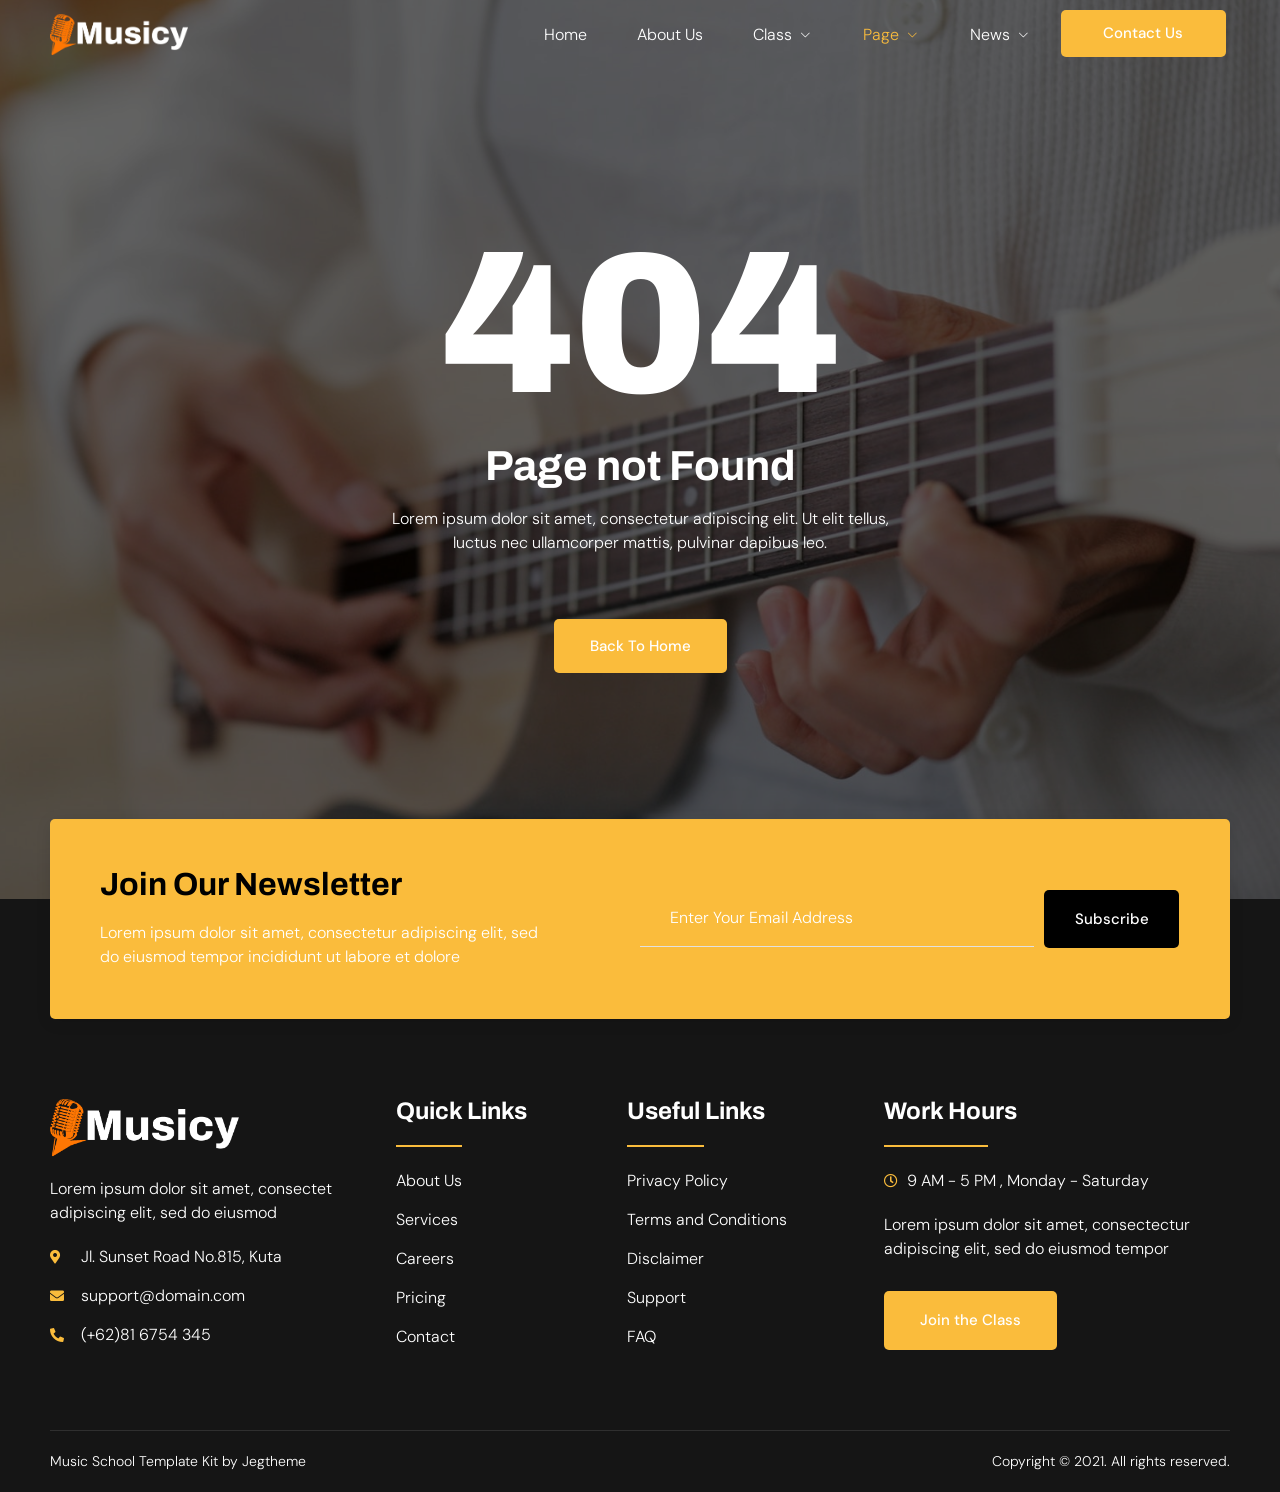
<file: musicy/404-page.html>
<!DOCTYPE html>
<html lang="en-US">
<head>
	<meta http-equiv="Content-Type" content="text/html; charset=UTF-8"/>
	<meta name="viewport" content="width=device-width, initial-scale=1" />
	<link rel="profile" href="https://gmpg.org/xfn/11" />
	<link rel="pingback" href="https://templatekit.jegtheme.com/musicy/xmlrpc.php" />
	<title>404 Page - Musicy</title>
	<link rel="canonical" href="https://templatekit.jegtheme.com/musicy/404-page.html" />
<meta name='robots' content='max-image-preview:large' />
<script>
window._wpemojiSettings = {"baseUrl":"https:\/\/s.w.org\/images\/core\/emoji\/14.0.0\/72x72\/","ext":".png","svgUrl":"https:\/\/s.w.org\/images\/core\/emoji\/14.0.0\/svg\/","svgExt":".svg","source":{"concatemoji":"../musicy/wp-includes/js/wp-emoji-release.min.js"}};
/*! This file is auto-generated */
!function(e,a,t){var n,r,o,i=a.createElement("canvas"),p=i.getContext&&i.getContext("2d");function s(e,t){var a=String.fromCharCode,e=(p.clearRect(0,0,i.width,i.height),p.fillText(a.apply(this,e),0,0),i.toDataURL());return p.clearRect(0,0,i.width,i.height),p.fillText(a.apply(this,t),0,0),e===i.toDataURL()}function c(e){var t=a.createElement("script");t.src=e,t.defer=t.type="text/javascript",a.getElementsByTagName("head")[0].appendChild(t)}for(o=Array("flag","emoji"),t.supports={everything:!0,everythingExceptFlag:!0},r=0;r<o.length;r++)t.supports[o[r]]=function(e){if(p&&p.fillText)switch(p.textBaseline="top",p.font="600 32px Arial",e){case"flag":return s([127987,65039,8205,9895,65039],[127987,65039,8203,9895,65039])?!1:!s([55356,56826,55356,56819],[55356,56826,8203,55356,56819])&&!s([55356,57332,56128,56423,56128,56418,56128,56421,56128,56430,56128,56423,56128,56447],[55356,57332,8203,56128,56423,8203,56128,56418,8203,56128,56421,8203,56128,56430,8203,56128,56423,8203,56128,56447]);case"emoji":return!s([129777,127995,8205,129778,127999],[129777,127995,8203,129778,127999])}return!1}(o[r]),t.supports.everything=t.supports.everything&&t.supports[o[r]],"flag"!==o[r]&&(t.supports.everythingExceptFlag=t.supports.everythingExceptFlag&&t.supports[o[r]]);t.supports.everythingExceptFlag=t.supports.everythingExceptFlag&&!t.supports.flag,t.DOMReady=!1,t.readyCallback=function(){t.DOMReady=!0},t.supports.everything||(n=function(){t.readyCallback()},a.addEventListener?(a.addEventListener("DOMContentLoaded",n,!1),e.addEventListener("load",n,!1)):(e.attachEvent("onload",n),a.attachEvent("onreadystatechange",function(){"complete"===a.readyState&&t.readyCallback()})),(e=t.source||{}).concatemoji?c(e.concatemoji):e.wpemoji&&e.twemoji&&(c(e.twemoji),c(e.wpemoji)))}(window,document,window._wpemojiSettings);
</script>
<style>
img.wp-smiley,
img.emoji {
	display: inline !important;
	border: none !important;
	box-shadow: none !important;
	height: 1em !important;
	width: 1em !important;
	margin: 0 0.07em !important;
	vertical-align: -0.1em !important;
	background: none !important;
	padding: 0 !important;
}
</style>
	<link rel='stylesheet' id='jkit-elements-main-css' href='../musicy/wp-content/plugins/jeg-elementor-kit/assets/css/elements/main.css' media='all' />
<link rel='stylesheet' id='wp-block-library-css' href='../musicy/wp-includes/css/dist/block-library/style.min.css' media='all' />
<link rel='stylesheet' id='classic-theme-styles-css' href='../musicy/wp-includes/css/classic-themes.min.css' media='all' />
<style id='global-styles-inline-css'>
body{--wp--preset--color--black: #000000;--wp--preset--color--cyan-bluish-gray: #abb8c3;--wp--preset--color--white: #ffffff;--wp--preset--color--pale-pink: #f78da7;--wp--preset--color--vivid-red: #cf2e2e;--wp--preset--color--luminous-vivid-orange: #ff6900;--wp--preset--color--luminous-vivid-amber: #fcb900;--wp--preset--color--light-green-cyan: #7bdcb5;--wp--preset--color--vivid-green-cyan: #00d084;--wp--preset--color--pale-cyan-blue: #8ed1fc;--wp--preset--color--vivid-cyan-blue: #0693e3;--wp--preset--color--vivid-purple: #9b51e0;--wp--preset--gradient--vivid-cyan-blue-to-vivid-purple: linear-gradient(135deg,rgba(6,147,227,1) 0%,rgb(155,81,224) 100%);--wp--preset--gradient--light-green-cyan-to-vivid-green-cyan: linear-gradient(135deg,rgb(122,220,180) 0%,rgb(0,208,130) 100%);--wp--preset--gradient--luminous-vivid-amber-to-luminous-vivid-orange: linear-gradient(135deg,rgba(252,185,0,1) 0%,rgba(255,105,0,1) 100%);--wp--preset--gradient--luminous-vivid-orange-to-vivid-red: linear-gradient(135deg,rgba(255,105,0,1) 0%,rgb(207,46,46) 100%);--wp--preset--gradient--very-light-gray-to-cyan-bluish-gray: linear-gradient(135deg,rgb(238,238,238) 0%,rgb(169,184,195) 100%);--wp--preset--gradient--cool-to-warm-spectrum: linear-gradient(135deg,rgb(74,234,220) 0%,rgb(151,120,209) 20%,rgb(207,42,186) 40%,rgb(238,44,130) 60%,rgb(251,105,98) 80%,rgb(254,248,76) 100%);--wp--preset--gradient--blush-light-purple: linear-gradient(135deg,rgb(255,206,236) 0%,rgb(152,150,240) 100%);--wp--preset--gradient--blush-bordeaux: linear-gradient(135deg,rgb(254,205,165) 0%,rgb(254,45,45) 50%,rgb(107,0,62) 100%);--wp--preset--gradient--luminous-dusk: linear-gradient(135deg,rgb(255,203,112) 0%,rgb(199,81,192) 50%,rgb(65,88,208) 100%);--wp--preset--gradient--pale-ocean: linear-gradient(135deg,rgb(255,245,203) 0%,rgb(182,227,212) 50%,rgb(51,167,181) 100%);--wp--preset--gradient--electric-grass: linear-gradient(135deg,rgb(202,248,128) 0%,rgb(113,206,126) 100%);--wp--preset--gradient--midnight: linear-gradient(135deg,rgb(2,3,129) 0%,rgb(40,116,252) 100%);--wp--preset--duotone--dark-grayscale: url('#wp-duotone-dark-grayscale');--wp--preset--duotone--grayscale: url('#wp-duotone-grayscale');--wp--preset--duotone--purple-yellow: url('#wp-duotone-purple-yellow');--wp--preset--duotone--blue-red: url('#wp-duotone-blue-red');--wp--preset--duotone--midnight: url('#wp-duotone-midnight');--wp--preset--duotone--magenta-yellow: url('#wp-duotone-magenta-yellow');--wp--preset--duotone--purple-green: url('#wp-duotone-purple-green');--wp--preset--duotone--blue-orange: url('#wp-duotone-blue-orange');--wp--preset--font-size--small: 13px;--wp--preset--font-size--medium: 20px;--wp--preset--font-size--large: 36px;--wp--preset--font-size--x-large: 42px;--wp--preset--spacing--20: 0.44rem;--wp--preset--spacing--30: 0.67rem;--wp--preset--spacing--40: 1rem;--wp--preset--spacing--50: 1.5rem;--wp--preset--spacing--60: 2.25rem;--wp--preset--spacing--70: 3.38rem;--wp--preset--spacing--80: 5.06rem;}:where(.is-layout-flex){gap: 0.5em;}body .is-layout-flow > .alignleft{float: left;margin-inline-start: 0;margin-inline-end: 2em;}body .is-layout-flow > .alignright{float: right;margin-inline-start: 2em;margin-inline-end: 0;}body .is-layout-flow > .aligncenter{margin-left: auto !important;margin-right: auto !important;}body .is-layout-constrained > .alignleft{float: left;margin-inline-start: 0;margin-inline-end: 2em;}body .is-layout-constrained > .alignright{float: right;margin-inline-start: 2em;margin-inline-end: 0;}body .is-layout-constrained > .aligncenter{margin-left: auto !important;margin-right: auto !important;}body .is-layout-constrained > :where(:not(.alignleft):not(.alignright):not(.alignfull)){max-width: var(--wp--style--global--content-size);margin-left: auto !important;margin-right: auto !important;}body .is-layout-constrained > .alignwide{max-width: var(--wp--style--global--wide-size);}body .is-layout-flex{display: flex;}body .is-layout-flex{flex-wrap: wrap;align-items: center;}body .is-layout-flex > *{margin: 0;}:where(.wp-block-columns.is-layout-flex){gap: 2em;}.has-black-color{color: var(--wp--preset--color--black) !important;}.has-cyan-bluish-gray-color{color: var(--wp--preset--color--cyan-bluish-gray) !important;}.has-white-color{color: var(--wp--preset--color--white) !important;}.has-pale-pink-color{color: var(--wp--preset--color--pale-pink) !important;}.has-vivid-red-color{color: var(--wp--preset--color--vivid-red) !important;}.has-luminous-vivid-orange-color{color: var(--wp--preset--color--luminous-vivid-orange) !important;}.has-luminous-vivid-amber-color{color: var(--wp--preset--color--luminous-vivid-amber) !important;}.has-light-green-cyan-color{color: var(--wp--preset--color--light-green-cyan) !important;}.has-vivid-green-cyan-color{color: var(--wp--preset--color--vivid-green-cyan) !important;}.has-pale-cyan-blue-color{color: var(--wp--preset--color--pale-cyan-blue) !important;}.has-vivid-cyan-blue-color{color: var(--wp--preset--color--vivid-cyan-blue) !important;}.has-vivid-purple-color{color: var(--wp--preset--color--vivid-purple) !important;}.has-black-background-color{background-color: var(--wp--preset--color--black) !important;}.has-cyan-bluish-gray-background-color{background-color: var(--wp--preset--color--cyan-bluish-gray) !important;}.has-white-background-color{background-color: var(--wp--preset--color--white) !important;}.has-pale-pink-background-color{background-color: var(--wp--preset--color--pale-pink) !important;}.has-vivid-red-background-color{background-color: var(--wp--preset--color--vivid-red) !important;}.has-luminous-vivid-orange-background-color{background-color: var(--wp--preset--color--luminous-vivid-orange) !important;}.has-luminous-vivid-amber-background-color{background-color: var(--wp--preset--color--luminous-vivid-amber) !important;}.has-light-green-cyan-background-color{background-color: var(--wp--preset--color--light-green-cyan) !important;}.has-vivid-green-cyan-background-color{background-color: var(--wp--preset--color--vivid-green-cyan) !important;}.has-pale-cyan-blue-background-color{background-color: var(--wp--preset--color--pale-cyan-blue) !important;}.has-vivid-cyan-blue-background-color{background-color: var(--wp--preset--color--vivid-cyan-blue) !important;}.has-vivid-purple-background-color{background-color: var(--wp--preset--color--vivid-purple) !important;}.has-black-border-color{border-color: var(--wp--preset--color--black) !important;}.has-cyan-bluish-gray-border-color{border-color: var(--wp--preset--color--cyan-bluish-gray) !important;}.has-white-border-color{border-color: var(--wp--preset--color--white) !important;}.has-pale-pink-border-color{border-color: var(--wp--preset--color--pale-pink) !important;}.has-vivid-red-border-color{border-color: var(--wp--preset--color--vivid-red) !important;}.has-luminous-vivid-orange-border-color{border-color: var(--wp--preset--color--luminous-vivid-orange) !important;}.has-luminous-vivid-amber-border-color{border-color: var(--wp--preset--color--luminous-vivid-amber) !important;}.has-light-green-cyan-border-color{border-color: var(--wp--preset--color--light-green-cyan) !important;}.has-vivid-green-cyan-border-color{border-color: var(--wp--preset--color--vivid-green-cyan) !important;}.has-pale-cyan-blue-border-color{border-color: var(--wp--preset--color--pale-cyan-blue) !important;}.has-vivid-cyan-blue-border-color{border-color: var(--wp--preset--color--vivid-cyan-blue) !important;}.has-vivid-purple-border-color{border-color: var(--wp--preset--color--vivid-purple) !important;}.has-vivid-cyan-blue-to-vivid-purple-gradient-background{background: var(--wp--preset--gradient--vivid-cyan-blue-to-vivid-purple) !important;}.has-light-green-cyan-to-vivid-green-cyan-gradient-background{background: var(--wp--preset--gradient--light-green-cyan-to-vivid-green-cyan) !important;}.has-luminous-vivid-amber-to-luminous-vivid-orange-gradient-background{background: var(--wp--preset--gradient--luminous-vivid-amber-to-luminous-vivid-orange) !important;}.has-luminous-vivid-orange-to-vivid-red-gradient-background{background: var(--wp--preset--gradient--luminous-vivid-orange-to-vivid-red) !important;}.has-very-light-gray-to-cyan-bluish-gray-gradient-background{background: var(--wp--preset--gradient--very-light-gray-to-cyan-bluish-gray) !important;}.has-cool-to-warm-spectrum-gradient-background{background: var(--wp--preset--gradient--cool-to-warm-spectrum) !important;}.has-blush-light-purple-gradient-background{background: var(--wp--preset--gradient--blush-light-purple) !important;}.has-blush-bordeaux-gradient-background{background: var(--wp--preset--gradient--blush-bordeaux) !important;}.has-luminous-dusk-gradient-background{background: var(--wp--preset--gradient--luminous-dusk) !important;}.has-pale-ocean-gradient-background{background: var(--wp--preset--gradient--pale-ocean) !important;}.has-electric-grass-gradient-background{background: var(--wp--preset--gradient--electric-grass) !important;}.has-midnight-gradient-background{background: var(--wp--preset--gradient--midnight) !important;}.has-small-font-size{font-size: var(--wp--preset--font-size--small) !important;}.has-medium-font-size{font-size: var(--wp--preset--font-size--medium) !important;}.has-large-font-size{font-size: var(--wp--preset--font-size--large) !important;}.has-x-large-font-size{font-size: var(--wp--preset--font-size--x-large) !important;}
.wp-block-navigation a:where(:not(.wp-element-button)){color: inherit;}
:where(.wp-block-columns.is-layout-flex){gap: 2em;}
.wp-block-pullquote{font-size: 1.5em;line-height: 1.6;}
</style>
<link rel='stylesheet' id='allow-webp-image-css' href='../musicy/wp-content/plugins/allow-webp-image/public/css/allow-webp-image-public.css' media='all' />
<link rel='stylesheet' id='template-kit-export-css' href='../musicy/wp-content/plugins/template-kit-export/public/assets/css/template-kit-export-public.min.css' media='all' />
<link rel='stylesheet' id='hfe-style-css' href='../musicy/wp-content/plugins/header-footer-elementor/assets/css/header-footer-elementor.css' media='all' />
<link rel='stylesheet' id='elementor-icons-css' href='../musicy/wp-content/plugins/elementor/assets/lib/eicons/css/elementor-icons.min.css' media='all' />
<link rel='stylesheet' id='elementor-frontend-css' href='../musicy/wp-content/plugins/elementor/assets/css/frontend.min.css' media='all' />
<link rel='stylesheet' id='swiper-css' href='../musicy/wp-content/plugins/elementor/assets/lib/swiper/css/swiper.min.css' media='all' />
<link rel='stylesheet' id='elementor-post-7-css' href='../musicy/wp-content/uploads/sites/121/elementor/css/post-7.css' media='all' />
<link rel='stylesheet' id='elementor-global-css' href='../musicy/wp-content/uploads/sites/121/elementor/css/global.css' media='all' />
<link rel='stylesheet' id='elementor-post-562-css' href='../musicy/wp-content/uploads/sites/121/elementor/css/post-562.css' media='all' />
<link rel='stylesheet' id='hfe-widgets-style-css' href='../musicy/wp-content/plugins/header-footer-elementor/inc/widgets-css/frontend.css' media='all' />
<link rel='stylesheet' id='font-awesome-5-all-css' href='../musicy/wp-content/plugins/elementor/assets/lib/font-awesome/css/all.min.css' media='all' />
<link rel='stylesheet' id='font-awesome-4-shim-css' href='../musicy/wp-content/plugins/elementor/assets/lib/font-awesome/css/v4-shims.min.css' media='all' />
<link rel='stylesheet' id='elementor-post-390-css' href='../musicy/wp-content/uploads/sites/121/elementor/css/post-390.css' media='all' />
<link rel='stylesheet' id='elementor-post-382-css' href='../musicy/wp-content/uploads/sites/121/elementor/css/post-382.css' media='all' />
<link rel='stylesheet' id='hello-elementor-css' href='../musicy/wp-content/themes/hello-elementor/style.min.css' media='all' />
<link rel='stylesheet' id='hello-elementor-theme-style-css' href='../musicy/wp-content/themes/hello-elementor/theme.min.css' media='all' />
<link rel='stylesheet' id='google-fonts-1-css' href='https://fonts.googleapis.com/css?family=Roboto%3A100%2C100italic%2C200%2C200italic%2C300%2C300italic%2C400%2C400italic%2C500%2C500italic%2C600%2C600italic%2C700%2C700italic%2C800%2C800italic%2C900%2C900italic%7CRoboto+Slab%3A100%2C100italic%2C200%2C200italic%2C300%2C300italic%2C400%2C400italic%2C500%2C500italic%2C600%2C600italic%2C700%2C700italic%2C800%2C800italic%2C900%2C900italic%7CDM+Sans%3A100%2C100italic%2C200%2C200italic%2C300%2C300italic%2C400%2C400italic%2C500%2C500italic%2C600%2C600italic%2C700%2C700italic%2C800%2C800italic%2C900%2C900italic%7CArchivo%3A100%2C100italic%2C200%2C200italic%2C300%2C300italic%2C400%2C400italic%2C500%2C500italic%2C600%2C600italic%2C700%2C700italic%2C800%2C800italic%2C900%2C900italic%7CAlex+Brush%3A100%2C100italic%2C200%2C200italic%2C300%2C300italic%2C400%2C400italic%2C500%2C500italic%2C600%2C600italic%2C700%2C700italic%2C800%2C800italic%2C900%2C900italic%7CAllura%3A100%2C100italic%2C200%2C200italic%2C300%2C300italic%2C400%2C400italic%2C500%2C500italic%2C600%2C600italic%2C700%2C700italic%2C800%2C800italic%2C900%2C900italic&#038;display=auto&#038;ver=6.1.3' media='all' />
<link rel='stylesheet' id='elementor-icons-shared-0-css' href='../musicy/wp-content/plugins/elementor/assets/lib/font-awesome/css/fontawesome.min.css' media='all' />
<link rel='stylesheet' id='elementor-icons-fa-solid-css' href='../musicy/wp-content/plugins/elementor/assets/lib/font-awesome/css/solid.min.css' media='all' />
<link rel='stylesheet' id='elementor-icons-jkiticon-css' href='../musicy/wp-content/plugins/jeg-elementor-kit/assets/fonts/jkiticon/jkiticon.css' media='all' />
<link rel='stylesheet' id='elementor-icons-fa-regular-css' href='../musicy/wp-content/plugins/elementor/assets/lib/font-awesome/css/regular.min.css' media='all' />
<link rel="preconnect" href="https://fonts.gstatic.com/" crossorigin><script src='../musicy/wp-includes/js/jquery/jquery.min.js' id='jquery-core-js'></script>
<script src='../musicy/wp-includes/js/jquery/jquery-migrate.min.js' id='jquery-migrate-js'></script>
<script src='../musicy/wp-content/plugins/allow-webp-image/public/js/allow-webp-image-public.js' id='allow-webp-image-js'></script>
<script src='../musicy/wp-content/plugins/template-kit-export/public/assets/js/template-kit-export-public.min.js' id='template-kit-export-js'></script>
<script src='../musicy/wp-content/plugins/elementor/assets/lib/font-awesome/js/v4-shims.min.js' id='font-awesome-4-shim-js'></script>
<link rel="https://api.w.org/" href="https://templatekit.jegtheme.com/musicy/wp-json/" /><link rel="EditURI" type="application/rsd+xml" title="RSD" href="https://templatekit.jegtheme.com/musicy/xmlrpc.php?rsd" />
<link rel="wlwmanifest" type="application/wlwmanifest+xml" href="https://templatekit.jegtheme.com/musicy/wp-includes/wlwmanifest.xml" />
<meta name="generator" content="WordPress 6.1.3" />
<link rel='shortlink' href='https://templatekit.jegtheme.com/musicy/?p=562' />
<meta name="generator" content="Elementor 3.12.1; features: e_dom_optimization, e_optimized_assets_loading, a11y_improvements, additional_custom_breakpoints; settings: css_print_method-external, google_font-enabled, font_display-auto">
</head>
<body class="page-template page-template-elementor_header_footer page page-id-562 ehf-header ehf-footer ehf-template-hello-elementor ehf-stylesheet-hello-elementor jkit-color-scheme elementor-default elementor-template-full-width elementor-kit-7 elementor-page elementor-page-562">
<svg xmlns="http://www.w3.org/2000/svg" viewBox="0 0 0 0" width="0" height="0" focusable="false" role="none" style="visibility: hidden; position: absolute; left: -9999px; overflow: hidden;" ><defs><filter id="wp-duotone-dark-grayscale"><feColorMatrix color-interpolation-filters="sRGB" type="matrix" values=" .299 .587 .114 0 0 .299 .587 .114 0 0 .299 .587 .114 0 0 .299 .587 .114 0 0 " /><feComponentTransfer color-interpolation-filters="sRGB" ><feFuncR type="table" tableValues="0 0.49803921568627" /><feFuncG type="table" tableValues="0 0.49803921568627" /><feFuncB type="table" tableValues="0 0.49803921568627" /><feFuncA type="table" tableValues="1 1" /></feComponentTransfer><feComposite in2="SourceGraphic" operator="in" /></filter></defs></svg><svg xmlns="http://www.w3.org/2000/svg" viewBox="0 0 0 0" width="0" height="0" focusable="false" role="none" style="visibility: hidden; position: absolute; left: -9999px; overflow: hidden;" ><defs><filter id="wp-duotone-grayscale"><feColorMatrix color-interpolation-filters="sRGB" type="matrix" values=" .299 .587 .114 0 0 .299 .587 .114 0 0 .299 .587 .114 0 0 .299 .587 .114 0 0 " /><feComponentTransfer color-interpolation-filters="sRGB" ><feFuncR type="table" tableValues="0 1" /><feFuncG type="table" tableValues="0 1" /><feFuncB type="table" tableValues="0 1" /><feFuncA type="table" tableValues="1 1" /></feComponentTransfer><feComposite in2="SourceGraphic" operator="in" /></filter></defs></svg><svg xmlns="http://www.w3.org/2000/svg" viewBox="0 0 0 0" width="0" height="0" focusable="false" role="none" style="visibility: hidden; position: absolute; left: -9999px; overflow: hidden;" ><defs><filter id="wp-duotone-purple-yellow"><feColorMatrix color-interpolation-filters="sRGB" type="matrix" values=" .299 .587 .114 0 0 .299 .587 .114 0 0 .299 .587 .114 0 0 .299 .587 .114 0 0 " /><feComponentTransfer color-interpolation-filters="sRGB" ><feFuncR type="table" tableValues="0.54901960784314 0.98823529411765" /><feFuncG type="table" tableValues="0 1" /><feFuncB type="table" tableValues="0.71764705882353 0.25490196078431" /><feFuncA type="table" tableValues="1 1" /></feComponentTransfer><feComposite in2="SourceGraphic" operator="in" /></filter></defs></svg><svg xmlns="http://www.w3.org/2000/svg" viewBox="0 0 0 0" width="0" height="0" focusable="false" role="none" style="visibility: hidden; position: absolute; left: -9999px; overflow: hidden;" ><defs><filter id="wp-duotone-blue-red"><feColorMatrix color-interpolation-filters="sRGB" type="matrix" values=" .299 .587 .114 0 0 .299 .587 .114 0 0 .299 .587 .114 0 0 .299 .587 .114 0 0 " /><feComponentTransfer color-interpolation-filters="sRGB" ><feFuncR type="table" tableValues="0 1" /><feFuncG type="table" tableValues="0 0.27843137254902" /><feFuncB type="table" tableValues="0.5921568627451 0.27843137254902" /><feFuncA type="table" tableValues="1 1" /></feComponentTransfer><feComposite in2="SourceGraphic" operator="in" /></filter></defs></svg><svg xmlns="http://www.w3.org/2000/svg" viewBox="0 0 0 0" width="0" height="0" focusable="false" role="none" style="visibility: hidden; position: absolute; left: -9999px; overflow: hidden;" ><defs><filter id="wp-duotone-midnight"><feColorMatrix color-interpolation-filters="sRGB" type="matrix" values=" .299 .587 .114 0 0 .299 .587 .114 0 0 .299 .587 .114 0 0 .299 .587 .114 0 0 " /><feComponentTransfer color-interpolation-filters="sRGB" ><feFuncR type="table" tableValues="0 0" /><feFuncG type="table" tableValues="0 0.64705882352941" /><feFuncB type="table" tableValues="0 1" /><feFuncA type="table" tableValues="1 1" /></feComponentTransfer><feComposite in2="SourceGraphic" operator="in" /></filter></defs></svg><svg xmlns="http://www.w3.org/2000/svg" viewBox="0 0 0 0" width="0" height="0" focusable="false" role="none" style="visibility: hidden; position: absolute; left: -9999px; overflow: hidden;" ><defs><filter id="wp-duotone-magenta-yellow"><feColorMatrix color-interpolation-filters="sRGB" type="matrix" values=" .299 .587 .114 0 0 .299 .587 .114 0 0 .299 .587 .114 0 0 .299 .587 .114 0 0 " /><feComponentTransfer color-interpolation-filters="sRGB" ><feFuncR type="table" tableValues="0.78039215686275 1" /><feFuncG type="table" tableValues="0 0.94901960784314" /><feFuncB type="table" tableValues="0.35294117647059 0.47058823529412" /><feFuncA type="table" tableValues="1 1" /></feComponentTransfer><feComposite in2="SourceGraphic" operator="in" /></filter></defs></svg><svg xmlns="http://www.w3.org/2000/svg" viewBox="0 0 0 0" width="0" height="0" focusable="false" role="none" style="visibility: hidden; position: absolute; left: -9999px; overflow: hidden;" ><defs><filter id="wp-duotone-purple-green"><feColorMatrix color-interpolation-filters="sRGB" type="matrix" values=" .299 .587 .114 0 0 .299 .587 .114 0 0 .299 .587 .114 0 0 .299 .587 .114 0 0 " /><feComponentTransfer color-interpolation-filters="sRGB" ><feFuncR type="table" tableValues="0.65098039215686 0.40392156862745" /><feFuncG type="table" tableValues="0 1" /><feFuncB type="table" tableValues="0.44705882352941 0.4" /><feFuncA type="table" tableValues="1 1" /></feComponentTransfer><feComposite in2="SourceGraphic" operator="in" /></filter></defs></svg><svg xmlns="http://www.w3.org/2000/svg" viewBox="0 0 0 0" width="0" height="0" focusable="false" role="none" style="visibility: hidden; position: absolute; left: -9999px; overflow: hidden;" ><defs><filter id="wp-duotone-blue-orange"><feColorMatrix color-interpolation-filters="sRGB" type="matrix" values=" .299 .587 .114 0 0 .299 .587 .114 0 0 .299 .587 .114 0 0 .299 .587 .114 0 0 " /><feComponentTransfer color-interpolation-filters="sRGB" ><feFuncR type="table" tableValues="0.098039215686275 1" /><feFuncG type="table" tableValues="0 0.66274509803922" /><feFuncB type="table" tableValues="0.84705882352941 0.41960784313725" /><feFuncA type="table" tableValues="1 1" /></feComponentTransfer><feComposite in2="SourceGraphic" operator="in" /></filter></defs></svg><div id="page" class="hfeed site">
		<header id="masthead" itemscope="itemscope" itemtype="https://schema.org/WPHeader">
			<p class="main-title bhf-hidden" itemprop="headline"><a href="../musicy.html" title="Musicy" rel="home">Musicy</a></p>
					<div data-elementor-type="wp-post" data-elementor-id="390" class="elementor elementor-390">
									<section class="elementor-section elementor-top-section elementor-element elementor-element-8c18685 elementor-section-boxed elementor-section-height-default elementor-section-height-default" data-id="8c18685" data-element_type="section">
						<div class="elementor-container elementor-column-gap-no">
					<div class="elementor-column elementor-col-33 elementor-top-column elementor-element elementor-element-52d522e" data-id="52d522e" data-element_type="column">
			<div class="elementor-widget-wrap elementor-element-populated">
								<div class="elementor-element elementor-element-75d4395 elementor-widget elementor-widget-image" data-id="75d4395" data-element_type="widget" data-widget_type="image.default">
				<div class="elementor-widget-container">
															<img width="653" height="200" src="../musicy/wp-content/uploads/sites/121/2021/07/logo-2.png" class="attachment-full size-full wp-image-375" alt="" decoding="async" loading="lazy" srcset="../musicy/wp-content/uploads/sites/121/2021/07/logo-2.png 653w, ../musicy/wp-content/uploads/sites/121/2021/07/logo-2-300x92.png 300w" sizes="(max-width: 653px) 100vw, 653px" />															</div>
				</div>
					</div>
		</div>
				<div class="elementor-column elementor-col-33 elementor-top-column elementor-element elementor-element-82da5d4" data-id="82da5d4" data-element_type="column">
			<div class="elementor-widget-wrap elementor-element-populated">
								<div class="elementor-element elementor-element-42ca736 elementor-widget elementor-widget-jkit_nav_menu" data-id="42ca736" data-element_type="widget" data-widget_type="jkit_nav_menu.default">
				<div class="elementor-widget-container">
			<div  class="jeg-elementor-kit jkit-nav-menu break-point-tablet submenu-click-title jeg_module_562__64ef33bd7d011"  data-item-indicator="&lt;i aria-hidden=&quot;true&quot; class=&quot;jki jki-chevron-down-line&quot;&gt;&lt;/i&gt;"><button class="jkit-hamburger-menu"><i aria-hidden="true" class="fas fa-bars"></i></button>
        <div class="jkit-menu-wrapper"><div class="jkit-menu-container"><ul id="menu-menu-1" class="jkit-menu jkit-menu-direction-flex jkit-submenu-position-top"><li id="menu-item-53" class="menu-item menu-item-type-post_type menu-item-object-page menu-item-home menu-item-53"><a href="../musicy.html">Home</a></li>
<li id="menu-item-811" class="menu-item menu-item-type-post_type menu-item-object-page menu-item-811"><a href="../musicy/about-us.html">About Us</a></li>
<li id="menu-item-56" class="menu-item menu-item-type-custom menu-item-object-custom menu-item-has-children menu-item-56"><a href="#">Class</a>
<ul class="sub-menu">
	<li id="menu-item-810" class="menu-item menu-item-type-post_type menu-item-object-page menu-item-810"><a href="../musicy/class.html">Class</a></li>
	<li id="menu-item-804" class="menu-item menu-item-type-post_type menu-item-object-page menu-item-804"><a href="../musicy/class-detail.html">Class Detail</a></li>
</ul>
</li>
<li id="menu-item-57" class="menu-item menu-item-type-custom menu-item-object-custom current-menu-ancestor current-menu-parent menu-item-has-children menu-item-57"><a href="#">Page</a>
<ul class="sub-menu">
	<li id="menu-item-803" class="menu-item menu-item-type-post_type menu-item-object-page menu-item-803"><a href="../musicy/pricing-plan.html">Pricing Plan</a></li>
	<li id="menu-item-808" class="menu-item menu-item-type-post_type menu-item-object-page current-menu-item page_item page-item-562 current_page_item menu-item-808"><a href="../musicy/404-page.html" aria-current="page">404 Page</a></li>
	<li id="menu-item-809" class="menu-item menu-item-type-post_type menu-item-object-page menu-item-809"><a href="../musicy/teacher.html">Teacher</a></li>
	<li id="menu-item-805" class="menu-item menu-item-type-post_type menu-item-object-page menu-item-805"><a href="../musicy/faq.html">FAQ</a></li>
	<li id="menu-item-807" class="menu-item menu-item-type-post_type menu-item-object-page menu-item-807"><a href="../musicy/contact-us.html">Contact Us</a></li>
</ul>
</li>
<li id="menu-item-58" class="menu-item menu-item-type-custom menu-item-object-custom menu-item-has-children menu-item-58"><a href="#">News</a>
<ul class="sub-menu">
	<li id="menu-item-806" class="menu-item menu-item-type-post_type menu-item-object-page menu-item-806"><a href="../musicy/news.html">News</a></li>
	<li id="menu-item-883" class="menu-item menu-item-type-post_type menu-item-object-post menu-item-883"><a href="../musicy/2021/07/09/this-is-the-tips-to-get-better-at-sight-reading.html">Single News</a></li>
</ul>
</li>
</ul></div>
            <div class="jkit-nav-identity-panel">
                <div class="jkit-nav-site-title"><a href="../musicy.html" class="jkit-nav-logo"><img src="../musicy/wp-content/uploads/sites/121/2021/07/logo-2.png" ></a></div>
                <button class="jkit-close-menu"><i aria-hidden="true" class="fas fa-times"></i></button>
            </div>
        </div>
        <div class="jkit-overlay"></div></div>		</div>
				</div>
					</div>
		</div>
				<div class="elementor-column elementor-col-33 elementor-top-column elementor-element elementor-element-27e377c elementor-hidden-tablet elementor-hidden-phone" data-id="27e377c" data-element_type="column">
			<div class="elementor-widget-wrap elementor-element-populated">
								<div class="elementor-element elementor-element-b780c3a elementor-align-justify elementor-widget elementor-widget-button" data-id="b780c3a" data-element_type="widget" data-widget_type="button.default">
				<div class="elementor-widget-container">
					<div class="elementor-button-wrapper">
			<a href="#" class="elementor-button-link elementor-button elementor-size-sm" role="button">
						<span class="elementor-button-content-wrapper">
						<span class="elementor-button-text">Contact Us</span>
		</span>
					</a>
		</div>
				</div>
				</div>
					</div>
		</div>
							</div>
		</section>
							</div>
				</header>
			<div data-elementor-type="wp-page" data-elementor-id="562" class="elementor elementor-562">
									<section class="elementor-section elementor-top-section elementor-element elementor-element-55a75f2 elementor-section-height-full elementor-section-boxed elementor-section-height-default elementor-section-items-middle" data-id="55a75f2" data-element_type="section" data-settings="{&quot;background_background&quot;:&quot;classic&quot;}">
							<div class="elementor-background-overlay"></div>
							<div class="elementor-container elementor-column-gap-default">
					<div class="elementor-column elementor-col-100 elementor-top-column elementor-element elementor-element-f239f0a" data-id="f239f0a" data-element_type="column">
			<div class="elementor-widget-wrap elementor-element-populated">
								<div class="elementor-element elementor-element-7e35332 elementor-widget elementor-widget-heading" data-id="7e35332" data-element_type="widget" data-widget_type="heading.default">
				<div class="elementor-widget-container">
			<h2 class="elementor-heading-title elementor-size-default">404 </h2>		</div>
				</div>
				<div class="elementor-element elementor-element-cf7cdcb elementor-widget elementor-widget-heading" data-id="cf7cdcb" data-element_type="widget" data-widget_type="heading.default">
				<div class="elementor-widget-container">
			<h2 class="elementor-heading-title elementor-size-default">Page not Found</h2>		</div>
				</div>
				<div class="elementor-element elementor-element-3fba579 elementor-widget elementor-widget-text-editor" data-id="3fba579" data-element_type="widget" data-widget_type="text-editor.default">
				<div class="elementor-widget-container">
							<p>Lorem ipsum dolor sit amet, consectetur adipiscing elit. Ut elit tellus, luctus nec ullamcorper mattis, pulvinar dapibus leo.</p>						</div>
				</div>
				<div class="elementor-element elementor-element-2c9d981 elementor-align-center elementor-widget elementor-widget-button" data-id="2c9d981" data-element_type="widget" data-widget_type="button.default">
				<div class="elementor-widget-container">
					<div class="elementor-button-wrapper">
			<a href="#" class="elementor-button-link elementor-button elementor-size-sm" role="button">
						<span class="elementor-button-content-wrapper">
						<span class="elementor-button-text">Back To Home</span>
		</span>
					</a>
		</div>
				</div>
				</div>
					</div>
		</div>
							</div>
		</section>
							</div>
		<footer itemtype="https://schema.org/WPFooter" itemscope="itemscope" id="colophon" role="contentinfo">
			<div class='footer-width-fixer'>		<div data-elementor-type="wp-post" data-elementor-id="382" class="elementor elementor-382">
									<section class="elementor-section elementor-top-section elementor-element elementor-element-7e4f34f elementor-section-boxed elementor-section-height-default elementor-section-height-default" data-id="7e4f34f" data-element_type="section" data-settings="{&quot;background_background&quot;:&quot;classic&quot;}">
							<div class="elementor-background-overlay"></div>
							<div class="elementor-container elementor-column-gap-no">
					<div class="elementor-column elementor-col-100 elementor-top-column elementor-element elementor-element-b8aac0b" data-id="b8aac0b" data-element_type="column">
			<div class="elementor-widget-wrap elementor-element-populated">
								<section class="elementor-section elementor-inner-section elementor-element elementor-element-d9d0de3 elementor-section-content-middle elementor-section-boxed elementor-section-height-default elementor-section-height-default" data-id="d9d0de3" data-element_type="section" data-settings="{&quot;background_background&quot;:&quot;classic&quot;}">
						<div class="elementor-container elementor-column-gap-no">
					<div class="elementor-column elementor-col-50 elementor-inner-column elementor-element elementor-element-c1f62f4" data-id="c1f62f4" data-element_type="column">
			<div class="elementor-widget-wrap elementor-element-populated">
								<div class="elementor-element elementor-element-fec4a7c elementor-widget elementor-widget-heading" data-id="fec4a7c" data-element_type="widget" data-widget_type="heading.default">
				<div class="elementor-widget-container">
			<h3 class="elementor-heading-title elementor-size-default">Join Our Newsletter
</h3>		</div>
				</div>
				<div class="elementor-element elementor-element-7af3528 elementor-widget elementor-widget-text-editor" data-id="7af3528" data-element_type="widget" data-widget_type="text-editor.default">
				<div class="elementor-widget-container">
							Lorem ipsum dolor sit amet, consectetur adipiscing elit, sed do eiusmod tempor incididunt ut labore et dolore						</div>
				</div>
					</div>
		</div>
				<div class="elementor-column elementor-col-50 elementor-inner-column elementor-element elementor-element-f11e92e" data-id="f11e92e" data-element_type="column">
			<div class="elementor-widget-wrap elementor-element-populated">
								<div class="elementor-element elementor-element-1e1f1d2 elementor-widget elementor-widget-jkit_mailchimp" data-id="1e1f1d2" data-element_type="widget" data-widget_type="jkit_mailchimp.default">
				<div class="elementor-widget-container">
			<div  class="jeg-elementor-kit jkit-mailchimp style-inline jeg_module_562_1_64ef33bd8f41c" ><form method="post" class="jkit-mailchimp-form" data-listed="" data-success-message="Successfully listed this email" data-error-message="Something went wrong">
            <div class="jkit-mailchimp-message"></div>
            <div class="jkit-form-wrapper email-form">
                <div class="jkit-mailchimp-email jkit-input-wrapper input-container">
            <div class="jkit-form-group">
                <div class="jkit-input-element-container jkit-input-group">
                    <input type="email" name="email" class="jkit-email jkit-form-control " placeholder="Enter Your Email Address" required="">
                </div>
            </div>
        </div><div class="jkit-submit-input-holder jkit-input-wrapper">
            <button type="submit" class="jkit-mailchimp-submit position-before" name="jkit-mailchimp">
                Subscribe
            </button>
        </div>
            </div>
        </form></div>		</div>
				</div>
					</div>
		</div>
							</div>
		</section>
				<section class="elementor-section elementor-inner-section elementor-element elementor-element-53abf77 elementor-section-boxed elementor-section-height-default elementor-section-height-default" data-id="53abf77" data-element_type="section">
						<div class="elementor-container elementor-column-gap-no">
					<div class="elementor-column elementor-col-25 elementor-inner-column elementor-element elementor-element-2c1842c" data-id="2c1842c" data-element_type="column" data-settings="{&quot;background_background&quot;:&quot;classic&quot;}">
			<div class="elementor-widget-wrap elementor-element-populated">
								<div class="elementor-element elementor-element-ce5bd96 elementor-widget elementor-widget-image" data-id="ce5bd96" data-element_type="widget" data-widget_type="image.default">
				<div class="elementor-widget-container">
															<img width="653" height="200" src="../musicy/wp-content/uploads/sites/121/2021/07/logo-2.png" class="attachment-full size-full wp-image-375" alt="" decoding="async" loading="lazy" srcset="../musicy/wp-content/uploads/sites/121/2021/07/logo-2.png 653w, ../musicy/wp-content/uploads/sites/121/2021/07/logo-2-300x92.png 300w" sizes="(max-width: 653px) 100vw, 653px" />															</div>
				</div>
				<div class="elementor-element elementor-element-da74607 elementor-widget elementor-widget-text-editor" data-id="da74607" data-element_type="widget" data-widget_type="text-editor.default">
				<div class="elementor-widget-container">
							Lorem ipsum dolor sit amet, consectet adipiscing elit, sed do eiusmod						</div>
				</div>
				<div class="elementor-element elementor-element-31ff6a4 elementor-icon-list--layout-traditional elementor-list-item-link-full_width elementor-widget elementor-widget-icon-list" data-id="31ff6a4" data-element_type="widget" data-widget_type="icon-list.default">
				<div class="elementor-widget-container">
					<ul class="elementor-icon-list-items">
							<li class="elementor-icon-list-item">
											<span class="elementor-icon-list-icon">
							<i aria-hidden="true" class="fas fa-map-marker-alt"></i>						</span>
										<span class="elementor-icon-list-text">Jl. Sunset Road No.815, Kuta</span>
									</li>
								<li class="elementor-icon-list-item">
											<span class="elementor-icon-list-icon">
							<i aria-hidden="true" class="fas fa-envelope"></i>						</span>
										<span class="elementor-icon-list-text">support@domain.com</span>
									</li>
								<li class="elementor-icon-list-item">
											<span class="elementor-icon-list-icon">
							<i aria-hidden="true" class="fas fa-phone-alt"></i>						</span>
										<span class="elementor-icon-list-text">(+62)81 6754 345</span>
									</li>
						</ul>
				</div>
				</div>
					</div>
		</div>
				<div class="elementor-column elementor-col-25 elementor-inner-column elementor-element elementor-element-2a097d8" data-id="2a097d8" data-element_type="column">
			<div class="elementor-widget-wrap elementor-element-populated">
								<div class="elementor-element elementor-element-7e25a0c elementor-widget elementor-widget-heading" data-id="7e25a0c" data-element_type="widget" data-widget_type="heading.default">
				<div class="elementor-widget-container">
			<h4 class="elementor-heading-title elementor-size-default">Quick Links</h4>		</div>
				</div>
				<div class="elementor-element elementor-element-93caeb8 elementor-widget-divider--view-line elementor-widget elementor-widget-divider" data-id="93caeb8" data-element_type="widget" data-widget_type="divider.default">
				<div class="elementor-widget-container">
					<div class="elementor-divider">
			<span class="elementor-divider-separator">
						</span>
		</div>
				</div>
				</div>
				<div class="elementor-element elementor-element-607fe31 elementor-icon-list--layout-traditional elementor-list-item-link-full_width elementor-widget elementor-widget-icon-list" data-id="607fe31" data-element_type="widget" data-widget_type="icon-list.default">
				<div class="elementor-widget-container">
					<ul class="elementor-icon-list-items">
							<li class="elementor-icon-list-item">
											<a href="#">
											<span class="elementor-icon-list-text">About Us</span>
											</a>
									</li>
								<li class="elementor-icon-list-item">
											<a href="#">
											<span class="elementor-icon-list-text">Services</span>
											</a>
									</li>
								<li class="elementor-icon-list-item">
											<a href="#">
											<span class="elementor-icon-list-text">Careers</span>
											</a>
									</li>
								<li class="elementor-icon-list-item">
											<a href="#">
											<span class="elementor-icon-list-text">Pricing</span>
											</a>
									</li>
								<li class="elementor-icon-list-item">
											<a href="#">
											<span class="elementor-icon-list-text">Contact</span>
											</a>
									</li>
						</ul>
				</div>
				</div>
					</div>
		</div>
				<div class="elementor-column elementor-col-25 elementor-inner-column elementor-element elementor-element-81255ae" data-id="81255ae" data-element_type="column">
			<div class="elementor-widget-wrap elementor-element-populated">
								<div class="elementor-element elementor-element-0cb84bd elementor-widget elementor-widget-heading" data-id="0cb84bd" data-element_type="widget" data-widget_type="heading.default">
				<div class="elementor-widget-container">
			<h4 class="elementor-heading-title elementor-size-default">Useful Links</h4>		</div>
				</div>
				<div class="elementor-element elementor-element-28478b4 elementor-widget-divider--view-line elementor-widget elementor-widget-divider" data-id="28478b4" data-element_type="widget" data-widget_type="divider.default">
				<div class="elementor-widget-container">
					<div class="elementor-divider">
			<span class="elementor-divider-separator">
						</span>
		</div>
				</div>
				</div>
				<div class="elementor-element elementor-element-5b9b04f elementor-icon-list--layout-traditional elementor-list-item-link-full_width elementor-widget elementor-widget-icon-list" data-id="5b9b04f" data-element_type="widget" data-widget_type="icon-list.default">
				<div class="elementor-widget-container">
					<ul class="elementor-icon-list-items">
							<li class="elementor-icon-list-item">
											<a href="#">
											<span class="elementor-icon-list-text">Privacy Policy</span>
											</a>
									</li>
								<li class="elementor-icon-list-item">
											<a href="#">
											<span class="elementor-icon-list-text">Terms and Conditions</span>
											</a>
									</li>
								<li class="elementor-icon-list-item">
											<a href="#">
											<span class="elementor-icon-list-text">Disclaimer</span>
											</a>
									</li>
								<li class="elementor-icon-list-item">
											<a href="#">
											<span class="elementor-icon-list-text">Support</span>
											</a>
									</li>
								<li class="elementor-icon-list-item">
											<a href="#">
											<span class="elementor-icon-list-text">FAQ</span>
											</a>
									</li>
						</ul>
				</div>
				</div>
					</div>
		</div>
				<div class="elementor-column elementor-col-25 elementor-inner-column elementor-element elementor-element-f324cf0" data-id="f324cf0" data-element_type="column">
			<div class="elementor-widget-wrap elementor-element-populated">
								<div class="elementor-element elementor-element-baf34e2 elementor-widget elementor-widget-heading" data-id="baf34e2" data-element_type="widget" data-widget_type="heading.default">
				<div class="elementor-widget-container">
			<h4 class="elementor-heading-title elementor-size-default">Work Hours</h4>		</div>
				</div>
				<div class="elementor-element elementor-element-21385cd elementor-widget-divider--view-line elementor-widget elementor-widget-divider" data-id="21385cd" data-element_type="widget" data-widget_type="divider.default">
				<div class="elementor-widget-container">
					<div class="elementor-divider">
			<span class="elementor-divider-separator">
						</span>
		</div>
				</div>
				</div>
				<div class="elementor-element elementor-element-8ac37a2 elementor-icon-list--layout-traditional elementor-list-item-link-full_width elementor-widget elementor-widget-icon-list" data-id="8ac37a2" data-element_type="widget" data-widget_type="icon-list.default">
				<div class="elementor-widget-container">
					<ul class="elementor-icon-list-items">
							<li class="elementor-icon-list-item">
											<span class="elementor-icon-list-icon">
							<i aria-hidden="true" class="far fa-clock"></i>						</span>
										<span class="elementor-icon-list-text">9 AM - 5 PM , Monday - Saturday</span>
									</li>
						</ul>
				</div>
				</div>
				<div class="elementor-element elementor-element-02d08b5 elementor-widget elementor-widget-text-editor" data-id="02d08b5" data-element_type="widget" data-widget_type="text-editor.default">
				<div class="elementor-widget-container">
							Lorem ipsum dolor sit amet, consectectur adipiscing elit, sed do eiusmod tempor 						</div>
				</div>
				<div class="elementor-element elementor-element-0695a71 elementor-align-left elementor-widget elementor-widget-button" data-id="0695a71" data-element_type="widget" data-widget_type="button.default">
				<div class="elementor-widget-container">
					<div class="elementor-button-wrapper">
			<a href="#" class="elementor-button-link elementor-button elementor-size-sm" role="button">
						<span class="elementor-button-content-wrapper">
						<span class="elementor-button-text">Join the Class</span>
		</span>
					</a>
		</div>
				</div>
				</div>
					</div>
		</div>
							</div>
		</section>
				<section class="elementor-section elementor-inner-section elementor-element elementor-element-c3ca6b8 elementor-section-content-middle elementor-section-boxed elementor-section-height-default elementor-section-height-default" data-id="c3ca6b8" data-element_type="section">
						<div class="elementor-container elementor-column-gap-no">
					<div class="elementor-column elementor-col-50 elementor-inner-column elementor-element elementor-element-1e7ab7b" data-id="1e7ab7b" data-element_type="column">
			<div class="elementor-widget-wrap elementor-element-populated">
								<div class="elementor-element elementor-element-2bf441e elementor-widget elementor-widget-text-editor" data-id="2bf441e" data-element_type="widget" data-widget_type="text-editor.default">
				<div class="elementor-widget-container">
							Music School Template Kit by Jegtheme						</div>
				</div>
					</div>
		</div>
				<div class="elementor-column elementor-col-50 elementor-inner-column elementor-element elementor-element-d1402bc" data-id="d1402bc" data-element_type="column">
			<div class="elementor-widget-wrap elementor-element-populated">
								<div class="elementor-element elementor-element-a01534b elementor-widget elementor-widget-text-editor" data-id="a01534b" data-element_type="widget" data-widget_type="text-editor.default">
				<div class="elementor-widget-container">
							Copyright © 2021. All rights reserved.
						</div>
				</div>
					</div>
		</div>
							</div>
		</section>
					</div>
		</div>
							</div>
		</section>
							</div>
		</div>		</footer>
	</div><!-- #page -->
<link rel='stylesheet' id='jeg-dynamic-style-css' href='https://templatekit.jegtheme.com/musicy/wp-content/plugins/jeg-elementor-kit/lib/jeg-framework/assets/css/jeg-dynamic-styles.css?ver=1.2.9' media='all' />
<script src='../musicy/wp-content/plugins/elementor/assets/js/webpack.runtime.min.js' id='elementor-webpack-runtime-js'></script>
<script src='../musicy/wp-content/plugins/elementor/assets/js/frontend-modules.min.js' id='elementor-frontend-modules-js'></script>
<script src='../musicy/wp-content/plugins/elementor/assets/lib/waypoints/waypoints.min.js' id='elementor-waypoints-js'></script>
<script src='../musicy/wp-includes/js/jquery/ui/core.min.js' id='jquery-ui-core-js'></script>
<script id='elementor-frontend-js-before'>
var elementorFrontendConfig = {"environmentMode":{"edit":false,"wpPreview":false,"isScriptDebug":false},"i18n":{"shareOnFacebook":"Share on Facebook","shareOnTwitter":"Share on Twitter","pinIt":"Pin it","download":"Download","downloadImage":"Download image","fullscreen":"Fullscreen","zoom":"Zoom","share":"Share","playVideo":"Play Video","previous":"Previous","next":"Next","close":"Close"},"is_rtl":false,"breakpoints":{"xs":0,"sm":480,"md":768,"lg":1025,"xl":1440,"xxl":1600},"responsive":{"breakpoints":{"mobile":{"label":"Mobile Portrait","value":767,"default_value":767,"direction":"max","is_enabled":true},"mobile_extra":{"label":"Mobile Landscape","value":880,"default_value":880,"direction":"max","is_enabled":false},"tablet":{"label":"Tablet Portrait","value":1024,"default_value":1024,"direction":"max","is_enabled":true},"tablet_extra":{"label":"Tablet Landscape","value":1200,"default_value":1200,"direction":"max","is_enabled":false},"laptop":{"label":"Laptop","value":1366,"default_value":1366,"direction":"max","is_enabled":false},"widescreen":{"label":"Widescreen","value":2400,"default_value":2400,"direction":"min","is_enabled":false}}},"version":"3.12.1","is_static":false,"experimentalFeatures":{"e_dom_optimization":true,"e_optimized_assets_loading":true,"a11y_improvements":true,"additional_custom_breakpoints":true,"landing-pages":true},"urls":{"assets":"https:\/\/templatekit.jegtheme.com\/musicy\/wp-content\/plugins\/elementor\/assets\/"},"swiperClass":"swiper-container","settings":{"page":[],"editorPreferences":[]},"kit":{"active_breakpoints":["viewport_mobile","viewport_tablet"],"global_image_lightbox":"yes","lightbox_enable_counter":"yes","lightbox_enable_fullscreen":"yes","lightbox_enable_zoom":"yes","lightbox_enable_share":"yes","lightbox_title_src":"title","lightbox_description_src":"description"},"post":{"id":562,"title":"404%20Page%20%E2%80%93%20Musicy","excerpt":"","featuredImage":false}};
</script>
<script src='../musicy/wp-content/plugins/elementor/assets/js/frontend.min.js' id='elementor-frontend-js'></script>
<script id='elementor-frontend-js-after'>
var jkit_ajax_url = "https://templatekit.jegtheme.com/musicy/?jkit-ajax-request=jkit_elements", jkit_nonce = "6438f14aff";
</script>
<script src='../musicy/wp-content/plugins/jeg-elementor-kit/assets/js/elements/sticky-element.js' id='jkit-sticky-element-js'></script>
<script src='../musicy/wp-content/plugins/jeg-elementor-kit/assets/js/elements/nav-menu.js' id='jkit-element-navmenu-js'></script>
<script src='../musicy/wp-content/plugins/jeg-elementor-kit/assets/js/elements/mailchimp.js' id='jkit-element-mailchimp-js'></script>
</body>
</html>
</file>
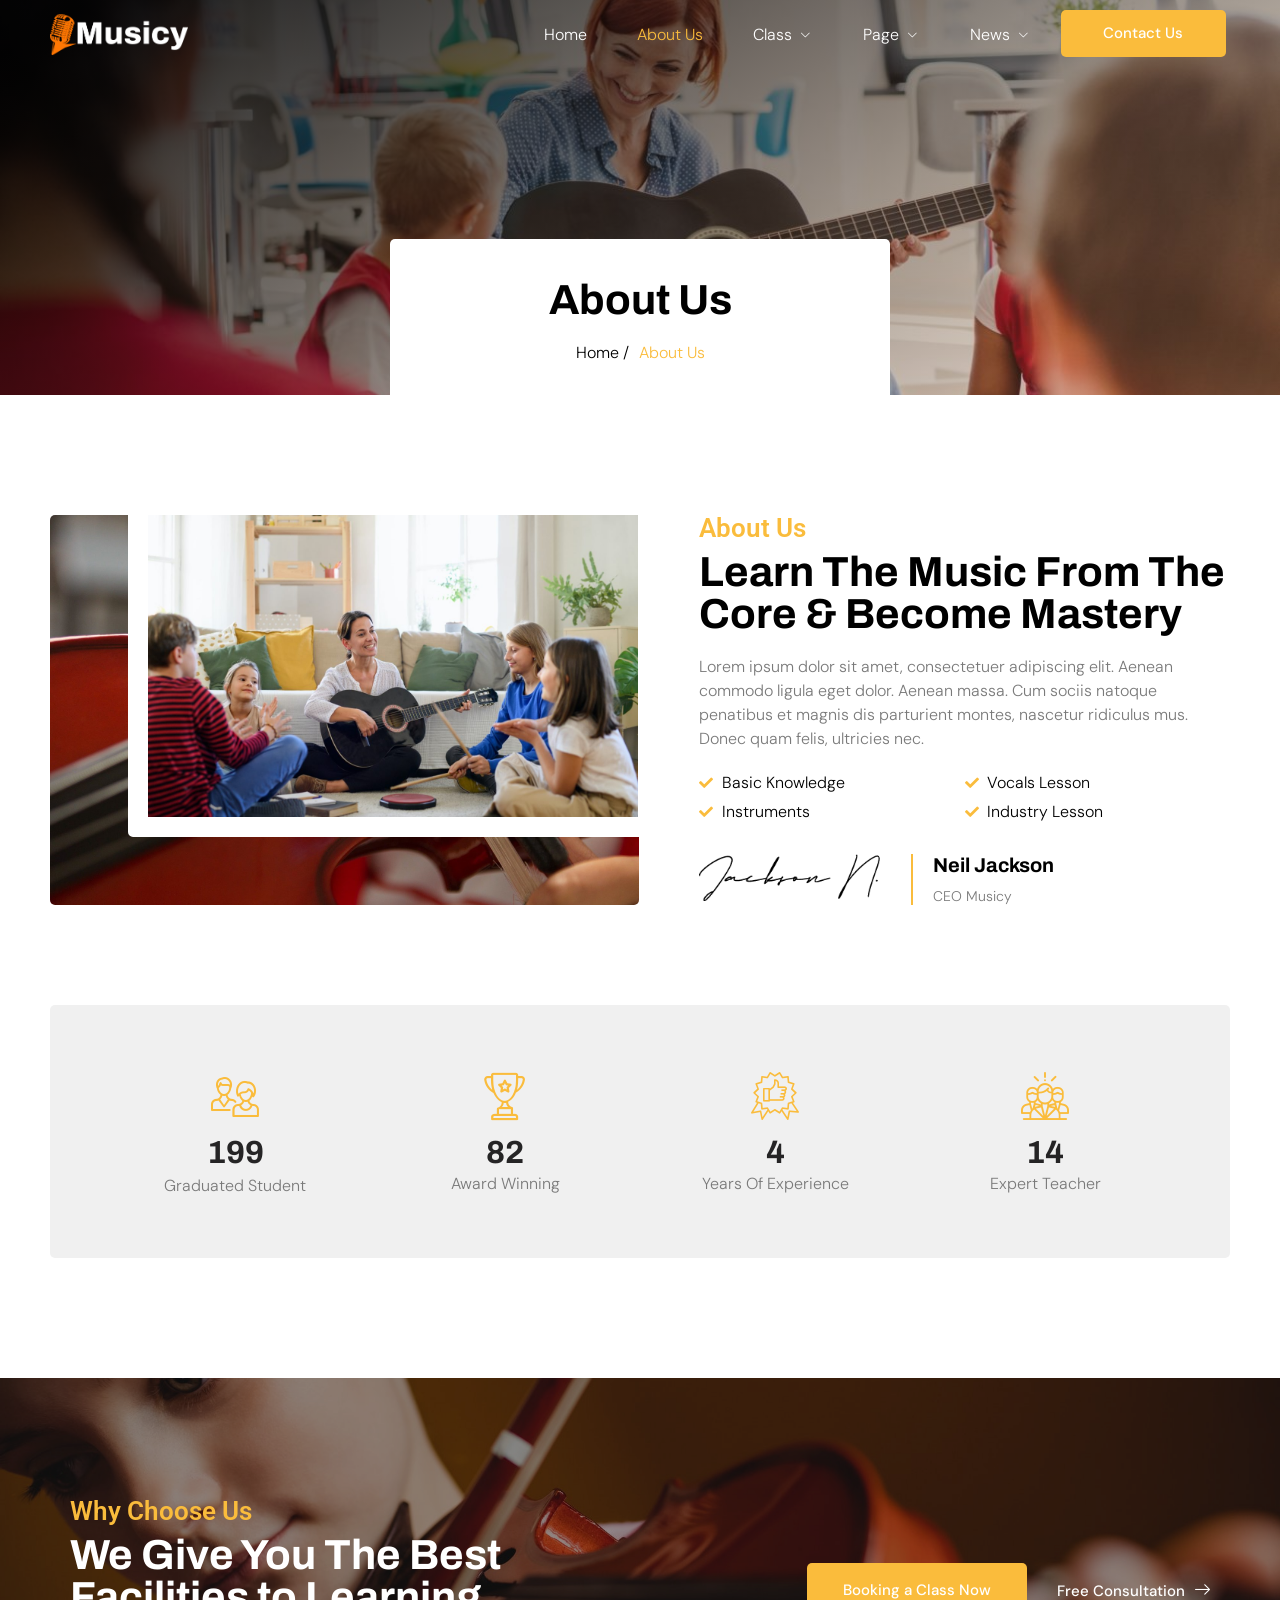
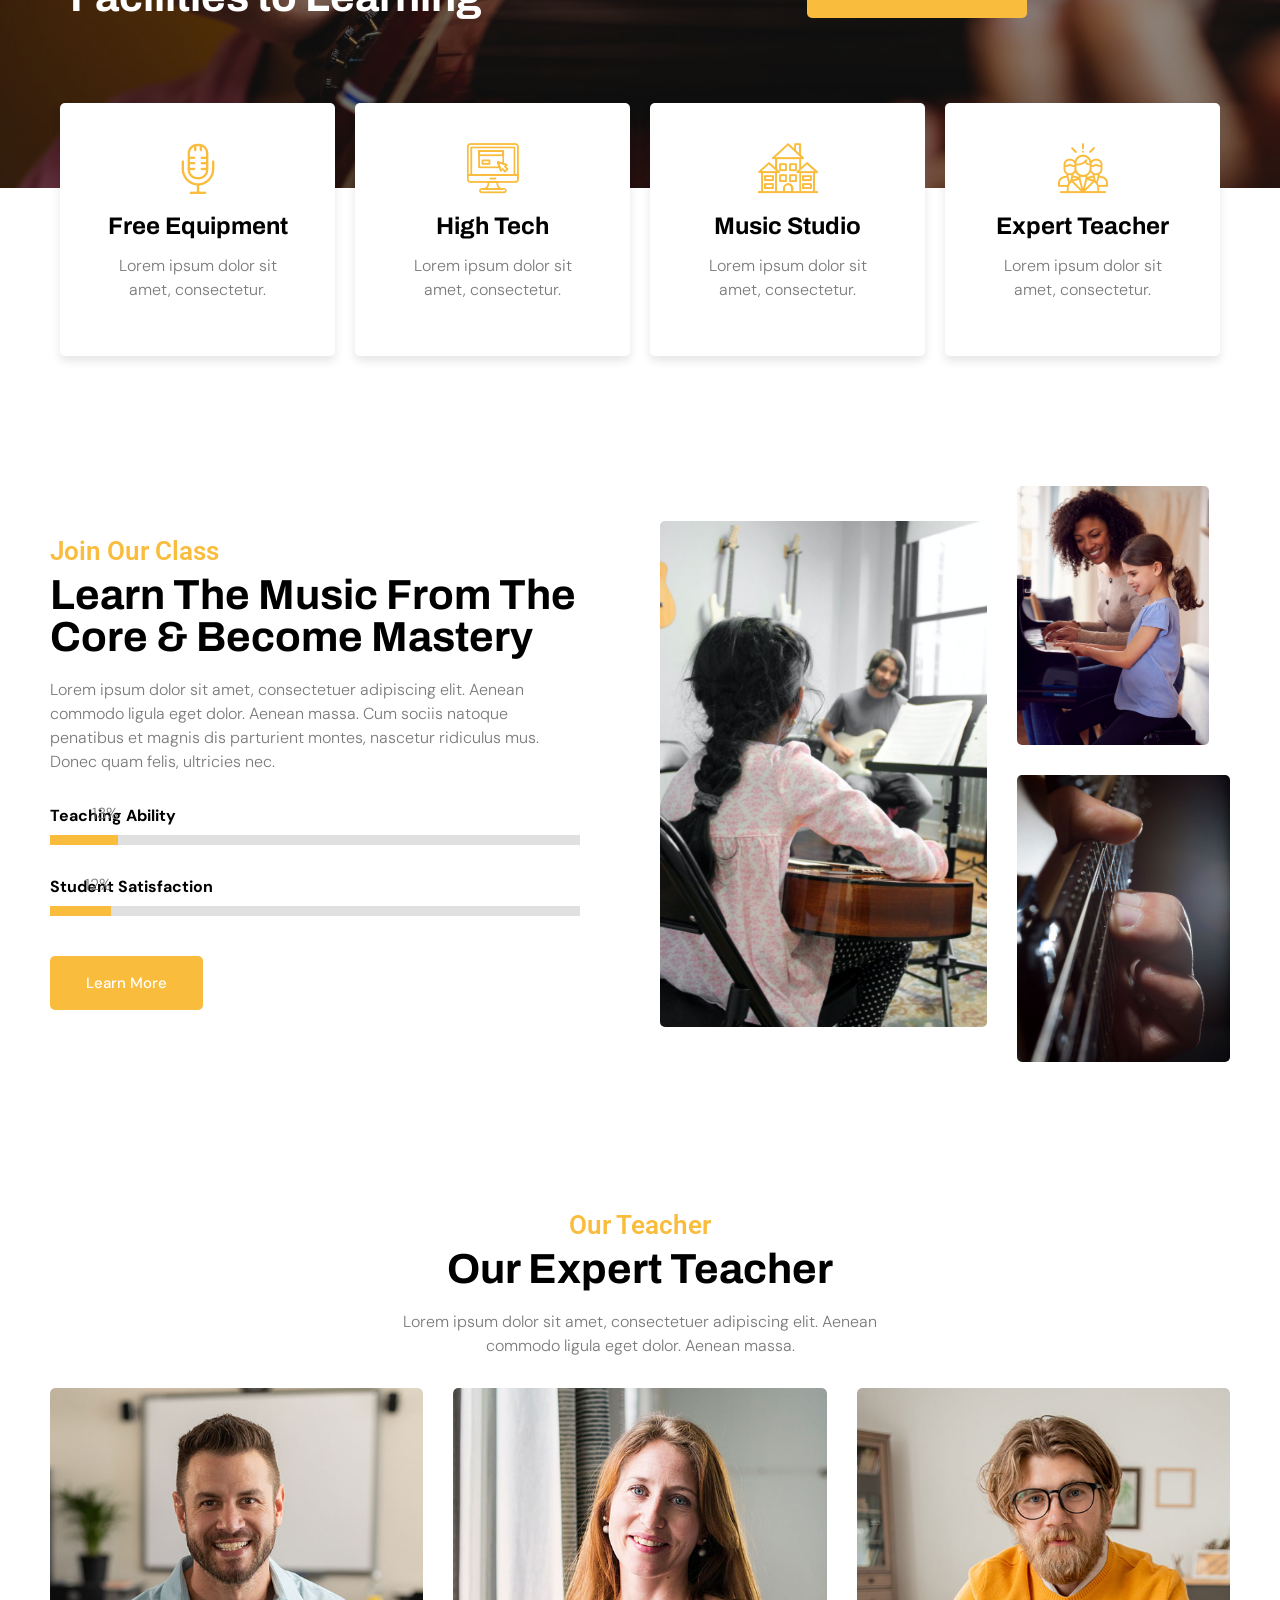
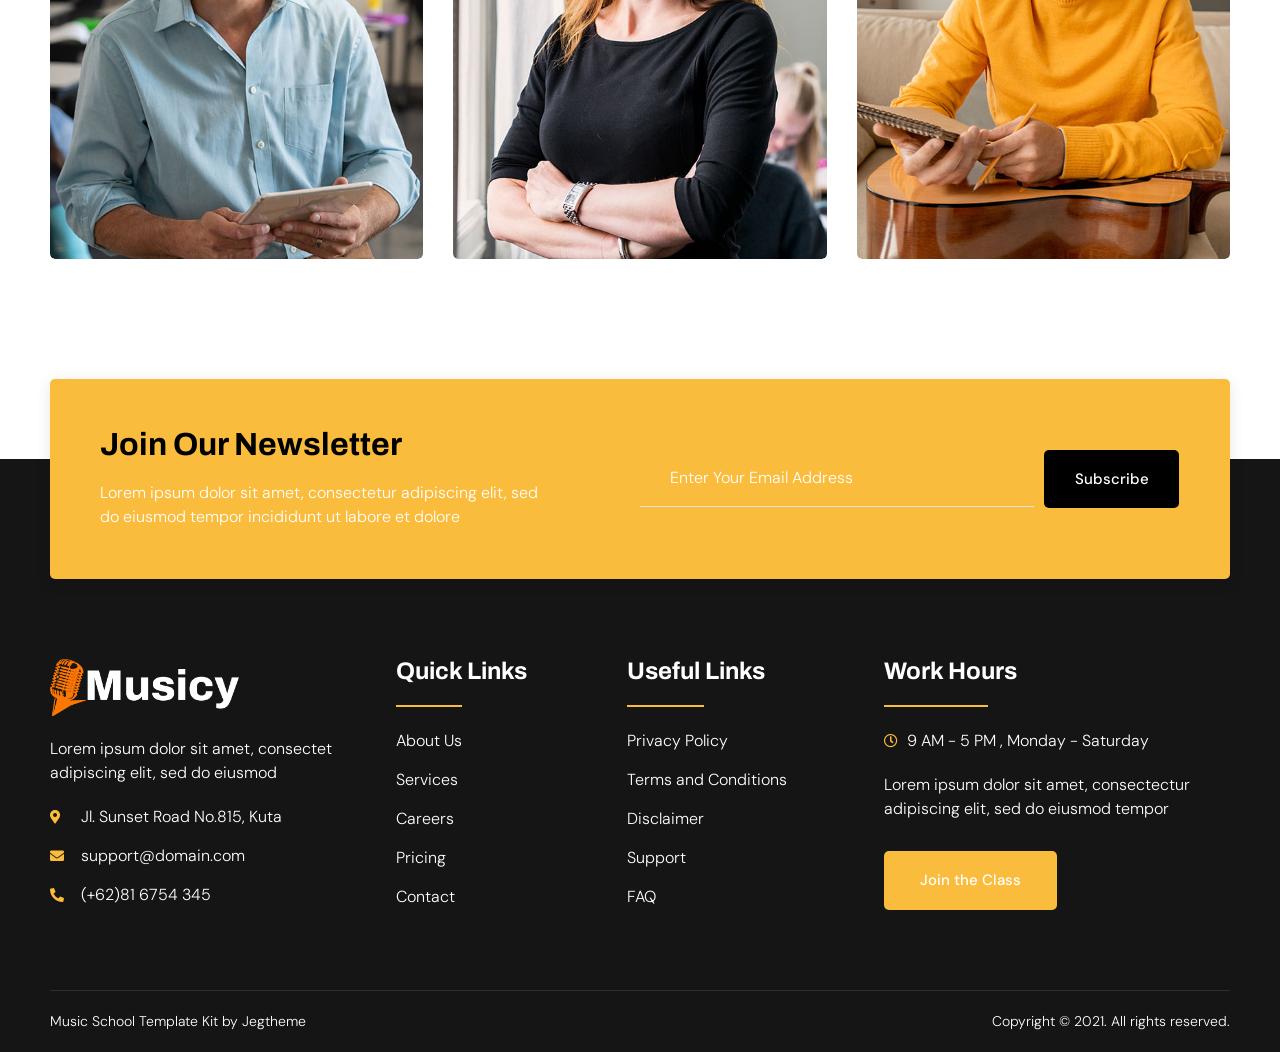
<file: musicy/about-us.html>
<!DOCTYPE html>
<html lang="en-US">
<head>
	<meta http-equiv="Content-Type" content="text/html; charset=UTF-8"/>
	<meta name="viewport" content="width=device-width, initial-scale=1" />
	<link rel="profile" href="https://gmpg.org/xfn/11" />
	<link rel="pingback" href="https://templatekit.jegtheme.com/musicy/xmlrpc.php" />
	<title>About Us - Musicy</title>
	<link rel="canonical" href="https://templatekit.jegtheme.com/musicy/about-us.html" />
<meta name='robots' content='max-image-preview:large' />
<script>
window._wpemojiSettings = {"baseUrl":"https:\/\/s.w.org\/images\/core\/emoji\/14.0.0\/72x72\/","ext":".png","svgUrl":"https:\/\/s.w.org\/images\/core\/emoji\/14.0.0\/svg\/","svgExt":".svg","source":{"concatemoji":"../musicy/wp-includes/js/wp-emoji-release.min.js"}};
/*! This file is auto-generated */
!function(e,a,t){var n,r,o,i=a.createElement("canvas"),p=i.getContext&&i.getContext("2d");function s(e,t){var a=String.fromCharCode,e=(p.clearRect(0,0,i.width,i.height),p.fillText(a.apply(this,e),0,0),i.toDataURL());return p.clearRect(0,0,i.width,i.height),p.fillText(a.apply(this,t),0,0),e===i.toDataURL()}function c(e){var t=a.createElement("script");t.src=e,t.defer=t.type="text/javascript",a.getElementsByTagName("head")[0].appendChild(t)}for(o=Array("flag","emoji"),t.supports={everything:!0,everythingExceptFlag:!0},r=0;r<o.length;r++)t.supports[o[r]]=function(e){if(p&&p.fillText)switch(p.textBaseline="top",p.font="600 32px Arial",e){case"flag":return s([127987,65039,8205,9895,65039],[127987,65039,8203,9895,65039])?!1:!s([55356,56826,55356,56819],[55356,56826,8203,55356,56819])&&!s([55356,57332,56128,56423,56128,56418,56128,56421,56128,56430,56128,56423,56128,56447],[55356,57332,8203,56128,56423,8203,56128,56418,8203,56128,56421,8203,56128,56430,8203,56128,56423,8203,56128,56447]);case"emoji":return!s([129777,127995,8205,129778,127999],[129777,127995,8203,129778,127999])}return!1}(o[r]),t.supports.everything=t.supports.everything&&t.supports[o[r]],"flag"!==o[r]&&(t.supports.everythingExceptFlag=t.supports.everythingExceptFlag&&t.supports[o[r]]);t.supports.everythingExceptFlag=t.supports.everythingExceptFlag&&!t.supports.flag,t.DOMReady=!1,t.readyCallback=function(){t.DOMReady=!0},t.supports.everything||(n=function(){t.readyCallback()},a.addEventListener?(a.addEventListener("DOMContentLoaded",n,!1),e.addEventListener("load",n,!1)):(e.attachEvent("onload",n),a.attachEvent("onreadystatechange",function(){"complete"===a.readyState&&t.readyCallback()})),(e=t.source||{}).concatemoji?c(e.concatemoji):e.wpemoji&&e.twemoji&&(c(e.twemoji),c(e.wpemoji)))}(window,document,window._wpemojiSettings);
</script>
<style>
img.wp-smiley,
img.emoji {
	display: inline !important;
	border: none !important;
	box-shadow: none !important;
	height: 1em !important;
	width: 1em !important;
	margin: 0 0.07em !important;
	vertical-align: -0.1em !important;
	background: none !important;
	padding: 0 !important;
}
</style>
	<link rel='stylesheet' id='jkit-elements-main-css' href='../musicy/wp-content/plugins/jeg-elementor-kit/assets/css/elements/main.css' media='all' />
<link rel='stylesheet' id='wp-block-library-css' href='../musicy/wp-includes/css/dist/block-library/style.min.css' media='all' />
<link rel='stylesheet' id='classic-theme-styles-css' href='../musicy/wp-includes/css/classic-themes.min.css' media='all' />
<style id='global-styles-inline-css'>
body{--wp--preset--color--black: #000000;--wp--preset--color--cyan-bluish-gray: #abb8c3;--wp--preset--color--white: #ffffff;--wp--preset--color--pale-pink: #f78da7;--wp--preset--color--vivid-red: #cf2e2e;--wp--preset--color--luminous-vivid-orange: #ff6900;--wp--preset--color--luminous-vivid-amber: #fcb900;--wp--preset--color--light-green-cyan: #7bdcb5;--wp--preset--color--vivid-green-cyan: #00d084;--wp--preset--color--pale-cyan-blue: #8ed1fc;--wp--preset--color--vivid-cyan-blue: #0693e3;--wp--preset--color--vivid-purple: #9b51e0;--wp--preset--gradient--vivid-cyan-blue-to-vivid-purple: linear-gradient(135deg,rgba(6,147,227,1) 0%,rgb(155,81,224) 100%);--wp--preset--gradient--light-green-cyan-to-vivid-green-cyan: linear-gradient(135deg,rgb(122,220,180) 0%,rgb(0,208,130) 100%);--wp--preset--gradient--luminous-vivid-amber-to-luminous-vivid-orange: linear-gradient(135deg,rgba(252,185,0,1) 0%,rgba(255,105,0,1) 100%);--wp--preset--gradient--luminous-vivid-orange-to-vivid-red: linear-gradient(135deg,rgba(255,105,0,1) 0%,rgb(207,46,46) 100%);--wp--preset--gradient--very-light-gray-to-cyan-bluish-gray: linear-gradient(135deg,rgb(238,238,238) 0%,rgb(169,184,195) 100%);--wp--preset--gradient--cool-to-warm-spectrum: linear-gradient(135deg,rgb(74,234,220) 0%,rgb(151,120,209) 20%,rgb(207,42,186) 40%,rgb(238,44,130) 60%,rgb(251,105,98) 80%,rgb(254,248,76) 100%);--wp--preset--gradient--blush-light-purple: linear-gradient(135deg,rgb(255,206,236) 0%,rgb(152,150,240) 100%);--wp--preset--gradient--blush-bordeaux: linear-gradient(135deg,rgb(254,205,165) 0%,rgb(254,45,45) 50%,rgb(107,0,62) 100%);--wp--preset--gradient--luminous-dusk: linear-gradient(135deg,rgb(255,203,112) 0%,rgb(199,81,192) 50%,rgb(65,88,208) 100%);--wp--preset--gradient--pale-ocean: linear-gradient(135deg,rgb(255,245,203) 0%,rgb(182,227,212) 50%,rgb(51,167,181) 100%);--wp--preset--gradient--electric-grass: linear-gradient(135deg,rgb(202,248,128) 0%,rgb(113,206,126) 100%);--wp--preset--gradient--midnight: linear-gradient(135deg,rgb(2,3,129) 0%,rgb(40,116,252) 100%);--wp--preset--duotone--dark-grayscale: url('#wp-duotone-dark-grayscale');--wp--preset--duotone--grayscale: url('#wp-duotone-grayscale');--wp--preset--duotone--purple-yellow: url('#wp-duotone-purple-yellow');--wp--preset--duotone--blue-red: url('#wp-duotone-blue-red');--wp--preset--duotone--midnight: url('#wp-duotone-midnight');--wp--preset--duotone--magenta-yellow: url('#wp-duotone-magenta-yellow');--wp--preset--duotone--purple-green: url('#wp-duotone-purple-green');--wp--preset--duotone--blue-orange: url('#wp-duotone-blue-orange');--wp--preset--font-size--small: 13px;--wp--preset--font-size--medium: 20px;--wp--preset--font-size--large: 36px;--wp--preset--font-size--x-large: 42px;--wp--preset--spacing--20: 0.44rem;--wp--preset--spacing--30: 0.67rem;--wp--preset--spacing--40: 1rem;--wp--preset--spacing--50: 1.5rem;--wp--preset--spacing--60: 2.25rem;--wp--preset--spacing--70: 3.38rem;--wp--preset--spacing--80: 5.06rem;}:where(.is-layout-flex){gap: 0.5em;}body .is-layout-flow > .alignleft{float: left;margin-inline-start: 0;margin-inline-end: 2em;}body .is-layout-flow > .alignright{float: right;margin-inline-start: 2em;margin-inline-end: 0;}body .is-layout-flow > .aligncenter{margin-left: auto !important;margin-right: auto !important;}body .is-layout-constrained > .alignleft{float: left;margin-inline-start: 0;margin-inline-end: 2em;}body .is-layout-constrained > .alignright{float: right;margin-inline-start: 2em;margin-inline-end: 0;}body .is-layout-constrained > .aligncenter{margin-left: auto !important;margin-right: auto !important;}body .is-layout-constrained > :where(:not(.alignleft):not(.alignright):not(.alignfull)){max-width: var(--wp--style--global--content-size);margin-left: auto !important;margin-right: auto !important;}body .is-layout-constrained > .alignwide{max-width: var(--wp--style--global--wide-size);}body .is-layout-flex{display: flex;}body .is-layout-flex{flex-wrap: wrap;align-items: center;}body .is-layout-flex > *{margin: 0;}:where(.wp-block-columns.is-layout-flex){gap: 2em;}.has-black-color{color: var(--wp--preset--color--black) !important;}.has-cyan-bluish-gray-color{color: var(--wp--preset--color--cyan-bluish-gray) !important;}.has-white-color{color: var(--wp--preset--color--white) !important;}.has-pale-pink-color{color: var(--wp--preset--color--pale-pink) !important;}.has-vivid-red-color{color: var(--wp--preset--color--vivid-red) !important;}.has-luminous-vivid-orange-color{color: var(--wp--preset--color--luminous-vivid-orange) !important;}.has-luminous-vivid-amber-color{color: var(--wp--preset--color--luminous-vivid-amber) !important;}.has-light-green-cyan-color{color: var(--wp--preset--color--light-green-cyan) !important;}.has-vivid-green-cyan-color{color: var(--wp--preset--color--vivid-green-cyan) !important;}.has-pale-cyan-blue-color{color: var(--wp--preset--color--pale-cyan-blue) !important;}.has-vivid-cyan-blue-color{color: var(--wp--preset--color--vivid-cyan-blue) !important;}.has-vivid-purple-color{color: var(--wp--preset--color--vivid-purple) !important;}.has-black-background-color{background-color: var(--wp--preset--color--black) !important;}.has-cyan-bluish-gray-background-color{background-color: var(--wp--preset--color--cyan-bluish-gray) !important;}.has-white-background-color{background-color: var(--wp--preset--color--white) !important;}.has-pale-pink-background-color{background-color: var(--wp--preset--color--pale-pink) !important;}.has-vivid-red-background-color{background-color: var(--wp--preset--color--vivid-red) !important;}.has-luminous-vivid-orange-background-color{background-color: var(--wp--preset--color--luminous-vivid-orange) !important;}.has-luminous-vivid-amber-background-color{background-color: var(--wp--preset--color--luminous-vivid-amber) !important;}.has-light-green-cyan-background-color{background-color: var(--wp--preset--color--light-green-cyan) !important;}.has-vivid-green-cyan-background-color{background-color: var(--wp--preset--color--vivid-green-cyan) !important;}.has-pale-cyan-blue-background-color{background-color: var(--wp--preset--color--pale-cyan-blue) !important;}.has-vivid-cyan-blue-background-color{background-color: var(--wp--preset--color--vivid-cyan-blue) !important;}.has-vivid-purple-background-color{background-color: var(--wp--preset--color--vivid-purple) !important;}.has-black-border-color{border-color: var(--wp--preset--color--black) !important;}.has-cyan-bluish-gray-border-color{border-color: var(--wp--preset--color--cyan-bluish-gray) !important;}.has-white-border-color{border-color: var(--wp--preset--color--white) !important;}.has-pale-pink-border-color{border-color: var(--wp--preset--color--pale-pink) !important;}.has-vivid-red-border-color{border-color: var(--wp--preset--color--vivid-red) !important;}.has-luminous-vivid-orange-border-color{border-color: var(--wp--preset--color--luminous-vivid-orange) !important;}.has-luminous-vivid-amber-border-color{border-color: var(--wp--preset--color--luminous-vivid-amber) !important;}.has-light-green-cyan-border-color{border-color: var(--wp--preset--color--light-green-cyan) !important;}.has-vivid-green-cyan-border-color{border-color: var(--wp--preset--color--vivid-green-cyan) !important;}.has-pale-cyan-blue-border-color{border-color: var(--wp--preset--color--pale-cyan-blue) !important;}.has-vivid-cyan-blue-border-color{border-color: var(--wp--preset--color--vivid-cyan-blue) !important;}.has-vivid-purple-border-color{border-color: var(--wp--preset--color--vivid-purple) !important;}.has-vivid-cyan-blue-to-vivid-purple-gradient-background{background: var(--wp--preset--gradient--vivid-cyan-blue-to-vivid-purple) !important;}.has-light-green-cyan-to-vivid-green-cyan-gradient-background{background: var(--wp--preset--gradient--light-green-cyan-to-vivid-green-cyan) !important;}.has-luminous-vivid-amber-to-luminous-vivid-orange-gradient-background{background: var(--wp--preset--gradient--luminous-vivid-amber-to-luminous-vivid-orange) !important;}.has-luminous-vivid-orange-to-vivid-red-gradient-background{background: var(--wp--preset--gradient--luminous-vivid-orange-to-vivid-red) !important;}.has-very-light-gray-to-cyan-bluish-gray-gradient-background{background: var(--wp--preset--gradient--very-light-gray-to-cyan-bluish-gray) !important;}.has-cool-to-warm-spectrum-gradient-background{background: var(--wp--preset--gradient--cool-to-warm-spectrum) !important;}.has-blush-light-purple-gradient-background{background: var(--wp--preset--gradient--blush-light-purple) !important;}.has-blush-bordeaux-gradient-background{background: var(--wp--preset--gradient--blush-bordeaux) !important;}.has-luminous-dusk-gradient-background{background: var(--wp--preset--gradient--luminous-dusk) !important;}.has-pale-ocean-gradient-background{background: var(--wp--preset--gradient--pale-ocean) !important;}.has-electric-grass-gradient-background{background: var(--wp--preset--gradient--electric-grass) !important;}.has-midnight-gradient-background{background: var(--wp--preset--gradient--midnight) !important;}.has-small-font-size{font-size: var(--wp--preset--font-size--small) !important;}.has-medium-font-size{font-size: var(--wp--preset--font-size--medium) !important;}.has-large-font-size{font-size: var(--wp--preset--font-size--large) !important;}.has-x-large-font-size{font-size: var(--wp--preset--font-size--x-large) !important;}
.wp-block-navigation a:where(:not(.wp-element-button)){color: inherit;}
:where(.wp-block-columns.is-layout-flex){gap: 2em;}
.wp-block-pullquote{font-size: 1.5em;line-height: 1.6;}
</style>
<link rel='stylesheet' id='allow-webp-image-css' href='../musicy/wp-content/plugins/allow-webp-image/public/css/allow-webp-image-public.css' media='all' />
<link rel='stylesheet' id='template-kit-export-css' href='../musicy/wp-content/plugins/template-kit-export/public/assets/css/template-kit-export-public.min.css' media='all' />
<link rel='stylesheet' id='hfe-style-css' href='../musicy/wp-content/plugins/header-footer-elementor/assets/css/header-footer-elementor.css' media='all' />
<link rel='stylesheet' id='elementor-icons-css' href='../musicy/wp-content/plugins/elementor/assets/lib/eicons/css/elementor-icons.min.css' media='all' />
<link rel='stylesheet' id='elementor-frontend-css' href='../musicy/wp-content/plugins/elementor/assets/css/frontend.min.css' media='all' />
<link rel='stylesheet' id='swiper-css' href='../musicy/wp-content/plugins/elementor/assets/lib/swiper/css/swiper.min.css' media='all' />
<link rel='stylesheet' id='elementor-post-7-css' href='../musicy/wp-content/uploads/sites/121/elementor/css/post-7.css' media='all' />
<link rel='stylesheet' id='elementor-global-css' href='../musicy/wp-content/uploads/sites/121/elementor/css/global.css' media='all' />
<link rel='stylesheet' id='elementor-post-380-css' href='../musicy/wp-content/uploads/sites/121/elementor/css/post-380.css' media='all' />
<link rel='stylesheet' id='hfe-widgets-style-css' href='../musicy/wp-content/plugins/header-footer-elementor/inc/widgets-css/frontend.css' media='all' />
<link rel='stylesheet' id='font-awesome-5-all-css' href='../musicy/wp-content/plugins/elementor/assets/lib/font-awesome/css/all.min.css' media='all' />
<link rel='stylesheet' id='font-awesome-4-shim-css' href='../musicy/wp-content/plugins/elementor/assets/lib/font-awesome/css/v4-shims.min.css' media='all' />
<link rel='stylesheet' id='elementor-post-390-css' href='../musicy/wp-content/uploads/sites/121/elementor/css/post-390.css' media='all' />
<link rel='stylesheet' id='elementor-post-382-css' href='../musicy/wp-content/uploads/sites/121/elementor/css/post-382.css' media='all' />
<link rel='stylesheet' id='hello-elementor-css' href='../musicy/wp-content/themes/hello-elementor/style.min.css' media='all' />
<link rel='stylesheet' id='hello-elementor-theme-style-css' href='../musicy/wp-content/themes/hello-elementor/theme.min.css' media='all' />
<link rel='stylesheet' id='google-fonts-1-css' href='https://fonts.googleapis.com/css?family=Roboto%3A100%2C100italic%2C200%2C200italic%2C300%2C300italic%2C400%2C400italic%2C500%2C500italic%2C600%2C600italic%2C700%2C700italic%2C800%2C800italic%2C900%2C900italic%7CRoboto+Slab%3A100%2C100italic%2C200%2C200italic%2C300%2C300italic%2C400%2C400italic%2C500%2C500italic%2C600%2C600italic%2C700%2C700italic%2C800%2C800italic%2C900%2C900italic%7CDM+Sans%3A100%2C100italic%2C200%2C200italic%2C300%2C300italic%2C400%2C400italic%2C500%2C500italic%2C600%2C600italic%2C700%2C700italic%2C800%2C800italic%2C900%2C900italic%7CArchivo%3A100%2C100italic%2C200%2C200italic%2C300%2C300italic%2C400%2C400italic%2C500%2C500italic%2C600%2C600italic%2C700%2C700italic%2C800%2C800italic%2C900%2C900italic%7CAlex+Brush%3A100%2C100italic%2C200%2C200italic%2C300%2C300italic%2C400%2C400italic%2C500%2C500italic%2C600%2C600italic%2C700%2C700italic%2C800%2C800italic%2C900%2C900italic%7CAllura%3A100%2C100italic%2C200%2C200italic%2C300%2C300italic%2C400%2C400italic%2C500%2C500italic%2C600%2C600italic%2C700%2C700italic%2C800%2C800italic%2C900%2C900italic&#038;display=auto&#038;ver=6.1.3' media='all' />
<link rel='stylesheet' id='elementor-icons-shared-0-css' href='../musicy/wp-content/plugins/elementor/assets/lib/font-awesome/css/fontawesome.min.css' media='all' />
<link rel='stylesheet' id='elementor-icons-fa-solid-css' href='../musicy/wp-content/plugins/elementor/assets/lib/font-awesome/css/solid.min.css' media='all' />
<link rel='stylesheet' id='elementor-icons-jkiticon-css' href='../musicy/wp-content/plugins/jeg-elementor-kit/assets/fonts/jkiticon/jkiticon.css' media='all' />
<link rel='stylesheet' id='elementor-icons-fa-regular-css' href='../musicy/wp-content/plugins/elementor/assets/lib/font-awesome/css/regular.min.css' media='all' />
<link rel="preconnect" href="https://fonts.gstatic.com/" crossorigin><script src='../musicy/wp-includes/js/jquery/jquery.min.js' id='jquery-core-js'></script>
<script src='../musicy/wp-includes/js/jquery/jquery-migrate.min.js' id='jquery-migrate-js'></script>
<script src='../musicy/wp-content/plugins/allow-webp-image/public/js/allow-webp-image-public.js' id='allow-webp-image-js'></script>
<script src='../musicy/wp-content/plugins/template-kit-export/public/assets/js/template-kit-export-public.min.js' id='template-kit-export-js'></script>
<script src='../musicy/wp-content/plugins/elementor/assets/lib/font-awesome/js/v4-shims.min.js' id='font-awesome-4-shim-js'></script>
<link rel="https://api.w.org/" href="https://templatekit.jegtheme.com/musicy/wp-json/" /><link rel="EditURI" type="application/rsd+xml" title="RSD" href="https://templatekit.jegtheme.com/musicy/xmlrpc.php?rsd" />
<link rel="wlwmanifest" type="application/wlwmanifest+xml" href="https://templatekit.jegtheme.com/musicy/wp-includes/wlwmanifest.xml" />
<meta name="generator" content="WordPress 6.1.3" />
<link rel='shortlink' href='https://templatekit.jegtheme.com/musicy/?p=380' />
<meta name="generator" content="Elementor 3.12.1; features: e_dom_optimization, e_optimized_assets_loading, a11y_improvements, additional_custom_breakpoints; settings: css_print_method-external, google_font-enabled, font_display-auto">
</head>
<body class="page-template page-template-elementor_header_footer page page-id-380 ehf-header ehf-footer ehf-template-hello-elementor ehf-stylesheet-hello-elementor jkit-color-scheme elementor-default elementor-template-full-width elementor-kit-7 elementor-page elementor-page-380">
<svg xmlns="http://www.w3.org/2000/svg" viewBox="0 0 0 0" width="0" height="0" focusable="false" role="none" style="visibility: hidden; position: absolute; left: -9999px; overflow: hidden;" ><defs><filter id="wp-duotone-dark-grayscale"><feColorMatrix color-interpolation-filters="sRGB" type="matrix" values=" .299 .587 .114 0 0 .299 .587 .114 0 0 .299 .587 .114 0 0 .299 .587 .114 0 0 " /><feComponentTransfer color-interpolation-filters="sRGB" ><feFuncR type="table" tableValues="0 0.49803921568627" /><feFuncG type="table" tableValues="0 0.49803921568627" /><feFuncB type="table" tableValues="0 0.49803921568627" /><feFuncA type="table" tableValues="1 1" /></feComponentTransfer><feComposite in2="SourceGraphic" operator="in" /></filter></defs></svg><svg xmlns="http://www.w3.org/2000/svg" viewBox="0 0 0 0" width="0" height="0" focusable="false" role="none" style="visibility: hidden; position: absolute; left: -9999px; overflow: hidden;" ><defs><filter id="wp-duotone-grayscale"><feColorMatrix color-interpolation-filters="sRGB" type="matrix" values=" .299 .587 .114 0 0 .299 .587 .114 0 0 .299 .587 .114 0 0 .299 .587 .114 0 0 " /><feComponentTransfer color-interpolation-filters="sRGB" ><feFuncR type="table" tableValues="0 1" /><feFuncG type="table" tableValues="0 1" /><feFuncB type="table" tableValues="0 1" /><feFuncA type="table" tableValues="1 1" /></feComponentTransfer><feComposite in2="SourceGraphic" operator="in" /></filter></defs></svg><svg xmlns="http://www.w3.org/2000/svg" viewBox="0 0 0 0" width="0" height="0" focusable="false" role="none" style="visibility: hidden; position: absolute; left: -9999px; overflow: hidden;" ><defs><filter id="wp-duotone-purple-yellow"><feColorMatrix color-interpolation-filters="sRGB" type="matrix" values=" .299 .587 .114 0 0 .299 .587 .114 0 0 .299 .587 .114 0 0 .299 .587 .114 0 0 " /><feComponentTransfer color-interpolation-filters="sRGB" ><feFuncR type="table" tableValues="0.54901960784314 0.98823529411765" /><feFuncG type="table" tableValues="0 1" /><feFuncB type="table" tableValues="0.71764705882353 0.25490196078431" /><feFuncA type="table" tableValues="1 1" /></feComponentTransfer><feComposite in2="SourceGraphic" operator="in" /></filter></defs></svg><svg xmlns="http://www.w3.org/2000/svg" viewBox="0 0 0 0" width="0" height="0" focusable="false" role="none" style="visibility: hidden; position: absolute; left: -9999px; overflow: hidden;" ><defs><filter id="wp-duotone-blue-red"><feColorMatrix color-interpolation-filters="sRGB" type="matrix" values=" .299 .587 .114 0 0 .299 .587 .114 0 0 .299 .587 .114 0 0 .299 .587 .114 0 0 " /><feComponentTransfer color-interpolation-filters="sRGB" ><feFuncR type="table" tableValues="0 1" /><feFuncG type="table" tableValues="0 0.27843137254902" /><feFuncB type="table" tableValues="0.5921568627451 0.27843137254902" /><feFuncA type="table" tableValues="1 1" /></feComponentTransfer><feComposite in2="SourceGraphic" operator="in" /></filter></defs></svg><svg xmlns="http://www.w3.org/2000/svg" viewBox="0 0 0 0" width="0" height="0" focusable="false" role="none" style="visibility: hidden; position: absolute; left: -9999px; overflow: hidden;" ><defs><filter id="wp-duotone-midnight"><feColorMatrix color-interpolation-filters="sRGB" type="matrix" values=" .299 .587 .114 0 0 .299 .587 .114 0 0 .299 .587 .114 0 0 .299 .587 .114 0 0 " /><feComponentTransfer color-interpolation-filters="sRGB" ><feFuncR type="table" tableValues="0 0" /><feFuncG type="table" tableValues="0 0.64705882352941" /><feFuncB type="table" tableValues="0 1" /><feFuncA type="table" tableValues="1 1" /></feComponentTransfer><feComposite in2="SourceGraphic" operator="in" /></filter></defs></svg><svg xmlns="http://www.w3.org/2000/svg" viewBox="0 0 0 0" width="0" height="0" focusable="false" role="none" style="visibility: hidden; position: absolute; left: -9999px; overflow: hidden;" ><defs><filter id="wp-duotone-magenta-yellow"><feColorMatrix color-interpolation-filters="sRGB" type="matrix" values=" .299 .587 .114 0 0 .299 .587 .114 0 0 .299 .587 .114 0 0 .299 .587 .114 0 0 " /><feComponentTransfer color-interpolation-filters="sRGB" ><feFuncR type="table" tableValues="0.78039215686275 1" /><feFuncG type="table" tableValues="0 0.94901960784314" /><feFuncB type="table" tableValues="0.35294117647059 0.47058823529412" /><feFuncA type="table" tableValues="1 1" /></feComponentTransfer><feComposite in2="SourceGraphic" operator="in" /></filter></defs></svg><svg xmlns="http://www.w3.org/2000/svg" viewBox="0 0 0 0" width="0" height="0" focusable="false" role="none" style="visibility: hidden; position: absolute; left: -9999px; overflow: hidden;" ><defs><filter id="wp-duotone-purple-green"><feColorMatrix color-interpolation-filters="sRGB" type="matrix" values=" .299 .587 .114 0 0 .299 .587 .114 0 0 .299 .587 .114 0 0 .299 .587 .114 0 0 " /><feComponentTransfer color-interpolation-filters="sRGB" ><feFuncR type="table" tableValues="0.65098039215686 0.40392156862745" /><feFuncG type="table" tableValues="0 1" /><feFuncB type="table" tableValues="0.44705882352941 0.4" /><feFuncA type="table" tableValues="1 1" /></feComponentTransfer><feComposite in2="SourceGraphic" operator="in" /></filter></defs></svg><svg xmlns="http://www.w3.org/2000/svg" viewBox="0 0 0 0" width="0" height="0" focusable="false" role="none" style="visibility: hidden; position: absolute; left: -9999px; overflow: hidden;" ><defs><filter id="wp-duotone-blue-orange"><feColorMatrix color-interpolation-filters="sRGB" type="matrix" values=" .299 .587 .114 0 0 .299 .587 .114 0 0 .299 .587 .114 0 0 .299 .587 .114 0 0 " /><feComponentTransfer color-interpolation-filters="sRGB" ><feFuncR type="table" tableValues="0.098039215686275 1" /><feFuncG type="table" tableValues="0 0.66274509803922" /><feFuncB type="table" tableValues="0.84705882352941 0.41960784313725" /><feFuncA type="table" tableValues="1 1" /></feComponentTransfer><feComposite in2="SourceGraphic" operator="in" /></filter></defs></svg><div id="page" class="hfeed site">
		<header id="masthead" itemscope="itemscope" itemtype="https://schema.org/WPHeader">
			<p class="main-title bhf-hidden" itemprop="headline"><a href="../musicy.html" title="Musicy" rel="home">Musicy</a></p>
					<div data-elementor-type="wp-post" data-elementor-id="390" class="elementor elementor-390">
									<section class="elementor-section elementor-top-section elementor-element elementor-element-8c18685 elementor-section-boxed elementor-section-height-default elementor-section-height-default" data-id="8c18685" data-element_type="section">
						<div class="elementor-container elementor-column-gap-no">
					<div class="elementor-column elementor-col-33 elementor-top-column elementor-element elementor-element-52d522e" data-id="52d522e" data-element_type="column">
			<div class="elementor-widget-wrap elementor-element-populated">
								<div class="elementor-element elementor-element-75d4395 elementor-widget elementor-widget-image" data-id="75d4395" data-element_type="widget" data-widget_type="image.default">
				<div class="elementor-widget-container">
															<img width="653" height="200" src="../musicy/wp-content/uploads/sites/121/2021/07/logo-2.png" class="attachment-full size-full wp-image-375" alt="" decoding="async" loading="lazy" srcset="../musicy/wp-content/uploads/sites/121/2021/07/logo-2.png 653w, ../musicy/wp-content/uploads/sites/121/2021/07/logo-2-300x92.png 300w" sizes="(max-width: 653px) 100vw, 653px" />															</div>
				</div>
					</div>
		</div>
				<div class="elementor-column elementor-col-33 elementor-top-column elementor-element elementor-element-82da5d4" data-id="82da5d4" data-element_type="column">
			<div class="elementor-widget-wrap elementor-element-populated">
								<div class="elementor-element elementor-element-42ca736 elementor-widget elementor-widget-jkit_nav_menu" data-id="42ca736" data-element_type="widget" data-widget_type="jkit_nav_menu.default">
				<div class="elementor-widget-container">
			<div  class="jeg-elementor-kit jkit-nav-menu break-point-tablet submenu-click-title jeg_module_380__64ef33ba6da0f"  data-item-indicator="&lt;i aria-hidden=&quot;true&quot; class=&quot;jki jki-chevron-down-line&quot;&gt;&lt;/i&gt;"><button class="jkit-hamburger-menu"><i aria-hidden="true" class="fas fa-bars"></i></button>
        <div class="jkit-menu-wrapper"><div class="jkit-menu-container"><ul id="menu-menu-1" class="jkit-menu jkit-menu-direction-flex jkit-submenu-position-top"><li id="menu-item-53" class="menu-item menu-item-type-post_type menu-item-object-page menu-item-home menu-item-53"><a href="../musicy.html">Home</a></li>
<li id="menu-item-811" class="menu-item menu-item-type-post_type menu-item-object-page current-menu-item page_item page-item-380 current_page_item menu-item-811"><a href="../musicy/about-us.html" aria-current="page">About Us</a></li>
<li id="menu-item-56" class="menu-item menu-item-type-custom menu-item-object-custom menu-item-has-children menu-item-56"><a href="#">Class</a>
<ul class="sub-menu">
	<li id="menu-item-810" class="menu-item menu-item-type-post_type menu-item-object-page menu-item-810"><a href="../musicy/class.html">Class</a></li>
	<li id="menu-item-804" class="menu-item menu-item-type-post_type menu-item-object-page menu-item-804"><a href="../musicy/class-detail.html">Class Detail</a></li>
</ul>
</li>
<li id="menu-item-57" class="menu-item menu-item-type-custom menu-item-object-custom menu-item-has-children menu-item-57"><a href="#">Page</a>
<ul class="sub-menu">
	<li id="menu-item-803" class="menu-item menu-item-type-post_type menu-item-object-page menu-item-803"><a href="../musicy/pricing-plan.html">Pricing Plan</a></li>
	<li id="menu-item-808" class="menu-item menu-item-type-post_type menu-item-object-page menu-item-808"><a href="../musicy/404-page.html">404 Page</a></li>
	<li id="menu-item-809" class="menu-item menu-item-type-post_type menu-item-object-page menu-item-809"><a href="../musicy/teacher.html">Teacher</a></li>
	<li id="menu-item-805" class="menu-item menu-item-type-post_type menu-item-object-page menu-item-805"><a href="../musicy/faq.html">FAQ</a></li>
	<li id="menu-item-807" class="menu-item menu-item-type-post_type menu-item-object-page menu-item-807"><a href="../musicy/contact-us.html">Contact Us</a></li>
</ul>
</li>
<li id="menu-item-58" class="menu-item menu-item-type-custom menu-item-object-custom menu-item-has-children menu-item-58"><a href="#">News</a>
<ul class="sub-menu">
	<li id="menu-item-806" class="menu-item menu-item-type-post_type menu-item-object-page menu-item-806"><a href="../musicy/news.html">News</a></li>
	<li id="menu-item-883" class="menu-item menu-item-type-post_type menu-item-object-post menu-item-883"><a href="../musicy/2021/07/09/this-is-the-tips-to-get-better-at-sight-reading.html">Single News</a></li>
</ul>
</li>
</ul></div>
            <div class="jkit-nav-identity-panel">
                <div class="jkit-nav-site-title"><a href="../musicy.html" class="jkit-nav-logo"><img src="../musicy/wp-content/uploads/sites/121/2021/07/logo-2.png" ></a></div>
                <button class="jkit-close-menu"><i aria-hidden="true" class="fas fa-times"></i></button>
            </div>
        </div>
        <div class="jkit-overlay"></div></div>		</div>
				</div>
					</div>
		</div>
				<div class="elementor-column elementor-col-33 elementor-top-column elementor-element elementor-element-27e377c elementor-hidden-tablet elementor-hidden-phone" data-id="27e377c" data-element_type="column">
			<div class="elementor-widget-wrap elementor-element-populated">
								<div class="elementor-element elementor-element-b780c3a elementor-align-justify elementor-widget elementor-widget-button" data-id="b780c3a" data-element_type="widget" data-widget_type="button.default">
				<div class="elementor-widget-container">
					<div class="elementor-button-wrapper">
			<a href="#" class="elementor-button-link elementor-button elementor-size-sm" role="button">
						<span class="elementor-button-content-wrapper">
						<span class="elementor-button-text">Contact Us</span>
		</span>
					</a>
		</div>
				</div>
				</div>
					</div>
		</div>
							</div>
		</section>
							</div>
				</header>
			<div data-elementor-type="wp-page" data-elementor-id="380" class="elementor elementor-380">
									<section class="elementor-section elementor-top-section elementor-element elementor-element-626c3e5 elementor-section-boxed elementor-section-height-default elementor-section-height-default" data-id="626c3e5" data-element_type="section" data-settings="{&quot;background_background&quot;:&quot;classic&quot;}">
							<div class="elementor-background-overlay"></div>
							<div class="elementor-container elementor-column-gap-no">
					<div class="elementor-column elementor-col-100 elementor-top-column elementor-element elementor-element-20711bf" data-id="20711bf" data-element_type="column">
			<div class="elementor-widget-wrap elementor-element-populated">
								<section class="elementor-section elementor-inner-section elementor-element elementor-element-c365343 elementor-section-boxed elementor-section-height-default elementor-section-height-default" data-id="c365343" data-element_type="section">
						<div class="elementor-container elementor-column-gap-no">
					<div class="elementor-column elementor-col-100 elementor-inner-column elementor-element elementor-element-ec21944" data-id="ec21944" data-element_type="column" data-settings="{&quot;background_background&quot;:&quot;classic&quot;}">
			<div class="elementor-widget-wrap elementor-element-populated">
								<div class="elementor-element elementor-element-3d37fa6 elementor-widget elementor-widget-heading" data-id="3d37fa6" data-element_type="widget" data-widget_type="heading.default">
				<div class="elementor-widget-container">
			<h2 class="elementor-heading-title elementor-size-default">About Us</h2>		</div>
				</div>
				<div class="elementor-element elementor-element-4bf84e4 elementor-widget__width-auto elementor-widget elementor-widget-text-editor" data-id="4bf84e4" data-element_type="widget" data-widget_type="text-editor.default">
				<div class="elementor-widget-container">
							Home /						</div>
				</div>
				<div class="elementor-element elementor-element-56afd7f elementor-widget__width-auto elementor-widget elementor-widget-text-editor" data-id="56afd7f" data-element_type="widget" data-widget_type="text-editor.default">
				<div class="elementor-widget-container">
							About Us						</div>
				</div>
					</div>
		</div>
							</div>
		</section>
					</div>
		</div>
							</div>
		</section>
				<section class="elementor-section elementor-top-section elementor-element elementor-element-4f6afaf elementor-reverse-tablet elementor-reverse-mobile elementor-section-boxed elementor-section-height-default elementor-section-height-default" data-id="4f6afaf" data-element_type="section">
						<div class="elementor-container elementor-column-gap-no">
					<div class="elementor-column elementor-col-50 elementor-top-column elementor-element elementor-element-71b35c9" data-id="71b35c9" data-element_type="column" data-settings="{&quot;background_background&quot;:&quot;classic&quot;}">
			<div class="elementor-widget-wrap elementor-element-populated">
					<div class="elementor-background-overlay"></div>
								<div class="elementor-element elementor-element-1370405 elementor-absolute elementor-widget-mobile__width-initial elementor-widget elementor-widget-image" data-id="1370405" data-element_type="widget" data-settings="{&quot;_position&quot;:&quot;absolute&quot;}" data-widget_type="image.default">
				<div class="elementor-widget-container">
															<img width="1290" height="794" src="../images/07/group-of-homeschooling-children-with-teacher-having-music-lesson-indoors-coronavirus-concept-1-1-e1626148006985.jpg" class="attachment-full size-full wp-image-32" alt="Group of homeschooling children with teacher having music lesson indoors, coronavirus concept." decoding="async" loading="lazy" />															</div>
				</div>
				<div class="elementor-element elementor-element-e9a54b1 elementor-widget elementor-widget-spacer" data-id="e9a54b1" data-element_type="widget" data-widget_type="spacer.default">
				<div class="elementor-widget-container">
					<div class="elementor-spacer">
			<div class="elementor-spacer-inner"></div>
		</div>
				</div>
				</div>
					</div>
		</div>
				<div class="elementor-column elementor-col-50 elementor-top-column elementor-element elementor-element-151e966" data-id="151e966" data-element_type="column">
			<div class="elementor-widget-wrap elementor-element-populated">
								<div class="elementor-element elementor-element-6bc675e elementor-widget elementor-widget-text-editor" data-id="6bc675e" data-element_type="widget" data-widget_type="text-editor.default">
				<div class="elementor-widget-container">
							About Us						</div>
				</div>
				<div class="elementor-element elementor-element-947e2dd elementor-widget elementor-widget-heading" data-id="947e2dd" data-element_type="widget" data-widget_type="heading.default">
				<div class="elementor-widget-container">
			<h2 class="elementor-heading-title elementor-size-default">Learn The Music From The Core & Become Mastery</h2>		</div>
				</div>
				<div class="elementor-element elementor-element-260bf9b elementor-widget elementor-widget-text-editor" data-id="260bf9b" data-element_type="widget" data-widget_type="text-editor.default">
				<div class="elementor-widget-container">
							Lorem ipsum dolor sit amet, consectetuer adipiscing elit. Aenean commodo ligula eget dolor. Aenean massa. Cum sociis natoque penatibus et magnis dis parturient montes, nascetur ridiculus mus. Donec quam felis, ultricies nec.						</div>
				</div>
				<section class="elementor-section elementor-inner-section elementor-element elementor-element-8132886 elementor-section-boxed elementor-section-height-default elementor-section-height-default" data-id="8132886" data-element_type="section">
						<div class="elementor-container elementor-column-gap-no">
					<div class="elementor-column elementor-col-50 elementor-inner-column elementor-element elementor-element-90f9f26" data-id="90f9f26" data-element_type="column">
			<div class="elementor-widget-wrap elementor-element-populated">
								<div class="elementor-element elementor-element-d8cbab9 elementor-icon-list--layout-traditional elementor-list-item-link-full_width elementor-widget elementor-widget-icon-list" data-id="d8cbab9" data-element_type="widget" data-widget_type="icon-list.default">
				<div class="elementor-widget-container">
					<ul class="elementor-icon-list-items">
							<li class="elementor-icon-list-item">
											<span class="elementor-icon-list-icon">
							<i aria-hidden="true" class="fas fa-check"></i>						</span>
										<span class="elementor-icon-list-text">Basic Knowledge</span>
									</li>
								<li class="elementor-icon-list-item">
											<span class="elementor-icon-list-icon">
							<i aria-hidden="true" class="fas fa-check"></i>						</span>
										<span class="elementor-icon-list-text">Instruments</span>
									</li>
						</ul>
				</div>
				</div>
					</div>
		</div>
				<div class="elementor-column elementor-col-50 elementor-inner-column elementor-element elementor-element-e7c8355" data-id="e7c8355" data-element_type="column">
			<div class="elementor-widget-wrap elementor-element-populated">
								<div class="elementor-element elementor-element-83154b7 elementor-icon-list--layout-traditional elementor-list-item-link-full_width elementor-widget elementor-widget-icon-list" data-id="83154b7" data-element_type="widget" data-widget_type="icon-list.default">
				<div class="elementor-widget-container">
					<ul class="elementor-icon-list-items">
							<li class="elementor-icon-list-item">
											<span class="elementor-icon-list-icon">
							<i aria-hidden="true" class="fas fa-check"></i>						</span>
										<span class="elementor-icon-list-text">Vocals Lesson</span>
									</li>
								<li class="elementor-icon-list-item">
											<span class="elementor-icon-list-icon">
							<i aria-hidden="true" class="fas fa-check"></i>						</span>
										<span class="elementor-icon-list-text">Industry Lesson</span>
									</li>
						</ul>
				</div>
				</div>
					</div>
		</div>
							</div>
		</section>
				<section class="elementor-section elementor-inner-section elementor-element elementor-element-9087bde elementor-section-boxed elementor-section-height-default elementor-section-height-default" data-id="9087bde" data-element_type="section">
						<div class="elementor-container elementor-column-gap-no">
					<div class="elementor-column elementor-col-50 elementor-inner-column elementor-element elementor-element-0d4cac3" data-id="0d4cac3" data-element_type="column">
			<div class="elementor-widget-wrap elementor-element-populated">
								<div class="elementor-element elementor-element-8e5c4d7 elementor-widget elementor-widget-image" data-id="8e5c4d7" data-element_type="widget" data-widget_type="image.default">
				<div class="elementor-widget-container">
															<img width="241" height="63" src="../musicy/wp-content/uploads/sites/121/2021/07/jackson.png" class="attachment-full size-full wp-image-731" alt="" decoding="async" loading="lazy" />															</div>
				</div>
					</div>
		</div>
				<div class="elementor-column elementor-col-50 elementor-inner-column elementor-element elementor-element-3789520" data-id="3789520" data-element_type="column">
			<div class="elementor-widget-wrap elementor-element-populated">
								<div class="elementor-element elementor-element-607d7bb elementor-widget elementor-widget-jkit_heading" data-id="607d7bb" data-element_type="widget" data-widget_type="jkit_heading.default">
				<div class="elementor-widget-container">
			<div  class="jeg-elementor-kit jkit-heading  align-left align-tablet- align-mobile- jeg_module_380_1_64ef33ba88657" ><div class="heading-section-title  display-inline-block"><h2 class="heading-title">Neil Jackson</h2></div><h3 class="heading-section-subtitle  style-color">CEO Musicy</h3></div>		</div>
				</div>
					</div>
		</div>
							</div>
		</section>
					</div>
		</div>
							</div>
		</section>
				<section class="elementor-section elementor-top-section elementor-element elementor-element-9a7f8c9 elementor-section-boxed elementor-section-height-default elementor-section-height-default" data-id="9a7f8c9" data-element_type="section" data-settings="{&quot;background_background&quot;:&quot;classic&quot;}">
						<div class="elementor-container elementor-column-gap-default">
					<div class="elementor-column elementor-col-100 elementor-top-column elementor-element elementor-element-369e58a" data-id="369e58a" data-element_type="column" data-settings="{&quot;background_background&quot;:&quot;classic&quot;}">
			<div class="elementor-widget-wrap elementor-element-populated">
								<section class="elementor-section elementor-inner-section elementor-element elementor-element-bd80302 elementor-section-boxed elementor-section-height-default elementor-section-height-default" data-id="bd80302" data-element_type="section">
						<div class="elementor-container elementor-column-gap-no">
					<div class="elementor-column elementor-col-25 elementor-inner-column elementor-element elementor-element-7aff3de" data-id="7aff3de" data-element_type="column">
			<div class="elementor-widget-wrap elementor-element-populated">
								<div class="elementor-element elementor-element-7ef1737 elementor-widget elementor-widget-jkit_fun_fact" data-id="7ef1737" data-element_type="widget" data-widget_type="jkit_fun_fact.default">
				<div class="elementor-widget-container">
			<div  class="jeg-elementor-kit jkit-fun-fact align-center hover-from-left elementor-animation- jeg_module_380_2_64ef33ba8cb38" ><div class=fun-fact-inner><div class="icon elementor-animation-"><i aria-hidden="true" class="jki jki-users2-light"></i></div>
            <div class="content">
                <div class="number-wrapper"><span class="prefix"></span>
        <span class="number" data-value="996" data-animation-duration="3500">0</span>
        <span class="suffix"></span></div>
                <span class="title">Graduated Student</span>
            </div>
        </div></div>		</div>
				</div>
					</div>
		</div>
				<div class="elementor-column elementor-col-25 elementor-inner-column elementor-element elementor-element-96044d2" data-id="96044d2" data-element_type="column">
			<div class="elementor-widget-wrap elementor-element-populated">
								<div class="elementor-element elementor-element-64851d1 elementor-widget elementor-widget-jkit_fun_fact" data-id="64851d1" data-element_type="widget" data-widget_type="jkit_fun_fact.default">
				<div class="elementor-widget-container">
			<div  class="jeg-elementor-kit jkit-fun-fact align-center hover-from-left elementor-animation- jeg_module_380_3_64ef33ba8e9cf" ><div class=fun-fact-inner><div class="icon elementor-animation-"><i aria-hidden="true" class="jki jki-trophy1-light"></i></div>
            <div class="content">
                <div class="number-wrapper"><span class="prefix"></span>
        <span class="number" data-value="452" data-animation-duration="3500">0</span>
        <span class="suffix"></span></div>
                <h5 class="title">Award Winning</h5>
            </div>
        </div></div>		</div>
				</div>
					</div>
		</div>
				<div class="elementor-column elementor-col-25 elementor-inner-column elementor-element elementor-element-67cac52" data-id="67cac52" data-element_type="column">
			<div class="elementor-widget-wrap elementor-element-populated">
								<div class="elementor-element elementor-element-b57f196 elementor-widget elementor-widget-jkit_fun_fact" data-id="b57f196" data-element_type="widget" data-widget_type="jkit_fun_fact.default">
				<div class="elementor-widget-container">
			<div  class="jeg-elementor-kit jkit-fun-fact align-center hover-from-left elementor-animation- jeg_module_380_4_64ef33ba90d04" ><div class=fun-fact-inner><div class="icon elementor-animation-"><i aria-hidden="true" class="jki jki-badge"></i></div>
            <div class="content">
                <div class="number-wrapper"><span class="prefix"></span>
        <span class="number" data-value="20" data-animation-duration="3500">0</span>
        <span class="suffix"></span></div>
                <h5 class="title">Years Of Experience</h5>
            </div>
        </div></div>		</div>
				</div>
					</div>
		</div>
				<div class="elementor-column elementor-col-25 elementor-inner-column elementor-element elementor-element-a545f6e" data-id="a545f6e" data-element_type="column">
			<div class="elementor-widget-wrap elementor-element-populated">
								<div class="elementor-element elementor-element-bcb0cc7 elementor-widget elementor-widget-jkit_fun_fact" data-id="bcb0cc7" data-element_type="widget" data-widget_type="jkit_fun_fact.default">
				<div class="elementor-widget-container">
			<div  class="jeg-elementor-kit jkit-fun-fact align-center hover-from-left elementor-animation- jeg_module_380_5_64ef33ba932bd" ><div class=fun-fact-inner><div class="icon elementor-animation-"><i aria-hidden="true" class="jki jki-management-light"></i></div>
            <div class="content">
                <div class="number-wrapper"><span class="prefix"></span>
        <span class="number" data-value="72" data-animation-duration="3500">0</span>
        <span class="suffix"></span></div>
                <h5 class="title">Expert Teacher</h5>
            </div>
        </div></div>		</div>
				</div>
					</div>
		</div>
							</div>
		</section>
					</div>
		</div>
							</div>
		</section>
				<section class="elementor-section elementor-top-section elementor-element elementor-element-6191ac8 elementor-section-boxed elementor-section-height-default elementor-section-height-default" data-id="6191ac8" data-element_type="section" data-settings="{&quot;background_background&quot;:&quot;classic&quot;}">
							<div class="elementor-background-overlay"></div>
							<div class="elementor-container elementor-column-gap-no">
					<div class="elementor-column elementor-col-50 elementor-top-column elementor-element elementor-element-ccbd90e" data-id="ccbd90e" data-element_type="column">
			<div class="elementor-widget-wrap elementor-element-populated">
								<div class="elementor-element elementor-element-c90640c elementor-widget elementor-widget-text-editor" data-id="c90640c" data-element_type="widget" data-widget_type="text-editor.default">
				<div class="elementor-widget-container">
							Why Choose Us						</div>
				</div>
				<div class="elementor-element elementor-element-9b1d253 elementor-widget elementor-widget-heading" data-id="9b1d253" data-element_type="widget" data-widget_type="heading.default">
				<div class="elementor-widget-container">
			<h2 class="elementor-heading-title elementor-size-default">We Give You The Best Facilities to Learning</h2>		</div>
				</div>
					</div>
		</div>
				<div class="elementor-column elementor-col-50 elementor-top-column elementor-element elementor-element-59bf821" data-id="59bf821" data-element_type="column">
			<div class="elementor-widget-wrap elementor-element-populated">
								<div class="elementor-element elementor-element-ec81d45 elementor-align-right elementor-widget__width-auto elementor-widget elementor-widget-button" data-id="ec81d45" data-element_type="widget" data-widget_type="button.default">
				<div class="elementor-widget-container">
					<div class="elementor-button-wrapper">
			<a href="#" class="elementor-button-link elementor-button elementor-size-sm" role="button">
						<span class="elementor-button-content-wrapper">
						<span class="elementor-button-text">Booking a Class Now</span>
		</span>
					</a>
		</div>
				</div>
				</div>
				<div class="elementor-element elementor-element-1e66115 elementor-align-right elementor-widget__width-auto elementor-widget elementor-widget-button" data-id="1e66115" data-element_type="widget" data-widget_type="button.default">
				<div class="elementor-widget-container">
					<div class="elementor-button-wrapper">
			<a href="#" class="elementor-button-link elementor-button elementor-size-sm" role="button">
						<span class="elementor-button-content-wrapper">
							<span class="elementor-button-icon elementor-align-icon-right">
				<i aria-hidden="true" class="jki jki-right-arrow-light"></i>			</span>
						<span class="elementor-button-text">Free Consultation</span>
		</span>
					</a>
		</div>
				</div>
				</div>
					</div>
		</div>
							</div>
		</section>
				<section class="elementor-section elementor-top-section elementor-element elementor-element-772b4f5 elementor-section-boxed elementor-section-height-default elementor-section-height-default" data-id="772b4f5" data-element_type="section">
						<div class="elementor-container elementor-column-gap-no">
					<div class="elementor-column elementor-col-100 elementor-top-column elementor-element elementor-element-84f555c" data-id="84f555c" data-element_type="column">
			<div class="elementor-widget-wrap elementor-element-populated">
								<section class="elementor-section elementor-inner-section elementor-element elementor-element-e695382 elementor-section-boxed elementor-section-height-default elementor-section-height-default" data-id="e695382" data-element_type="section">
						<div class="elementor-container elementor-column-gap-no">
					<div class="elementor-column elementor-col-25 elementor-inner-column elementor-element elementor-element-f4389f2" data-id="f4389f2" data-element_type="column">
			<div class="elementor-widget-wrap elementor-element-populated">
								<div class="elementor-element elementor-element-3060fe4 jkit-equal-height-disable elementor-widget elementor-widget-jkit_icon_box" data-id="3060fe4" data-element_type="widget" data-widget_type="jkit_icon_box.default">
				<div class="elementor-widget-container">
			<div  class="jeg-elementor-kit jkit-icon-box icon-position- elementor-animation- jeg_module_380_6_64ef33ba9d80a" ><div class="jkit-icon-box-wrapper hover-from-left"><div class="icon-box icon-box-header elementor-animation-"><div class="icon style-color"><i aria-hidden="true" class="jki jki-microphone-light"></i></div></div><div class="icon-box icon-box-body">
                <h2 class="title">Free Equipment</h2><p class="icon-box-description">Lorem ipsum dolor sit amet, consectetur.</p>
            </div>
            </div></div>		</div>
				</div>
					</div>
		</div>
				<div class="elementor-column elementor-col-25 elementor-inner-column elementor-element elementor-element-7844e0b" data-id="7844e0b" data-element_type="column">
			<div class="elementor-widget-wrap elementor-element-populated">
								<div class="elementor-element elementor-element-b108257 jkit-equal-height-disable elementor-widget elementor-widget-jkit_icon_box" data-id="b108257" data-element_type="widget" data-widget_type="jkit_icon_box.default">
				<div class="elementor-widget-container">
			<div  class="jeg-elementor-kit jkit-icon-box icon-position- elementor-animation- jeg_module_380_7_64ef33baa111c" ><div class="jkit-icon-box-wrapper hover-from-left"><div class="icon-box icon-box-header elementor-animation-"><div class="icon style-color"><i aria-hidden="true" class="jki jki-Computer-light"></i></div></div><div class="icon-box icon-box-body">
                <h2 class="title">High Tech</h2><p class="icon-box-description">Lorem ipsum dolor sit amet, consectetur.</p>
            </div>
            </div></div>		</div>
				</div>
					</div>
		</div>
				<div class="elementor-column elementor-col-25 elementor-inner-column elementor-element elementor-element-b826bae" data-id="b826bae" data-element_type="column">
			<div class="elementor-widget-wrap elementor-element-populated">
								<div class="elementor-element elementor-element-11215e3 jkit-equal-height-disable elementor-widget elementor-widget-jkit_icon_box" data-id="11215e3" data-element_type="widget" data-widget_type="jkit_icon_box.default">
				<div class="elementor-widget-container">
			<div  class="jeg-elementor-kit jkit-icon-box icon-position- elementor-animation- jeg_module_380_8_64ef33baa482c" ><div class="jkit-icon-box-wrapper hover-from-left"><div class="icon-box icon-box-header elementor-animation-"><div class="icon style-color"><i aria-hidden="true" class="jki jki-building-light"></i></div></div><div class="icon-box icon-box-body">
                <h2 class="title">Music Studio</h2><p class="icon-box-description">Lorem ipsum dolor sit amet, consectetur.</p>
            </div>
            </div></div>		</div>
				</div>
					</div>
		</div>
				<div class="elementor-column elementor-col-25 elementor-inner-column elementor-element elementor-element-961ad07" data-id="961ad07" data-element_type="column">
			<div class="elementor-widget-wrap elementor-element-populated">
								<div class="elementor-element elementor-element-29758f5 jkit-equal-height-disable elementor-widget elementor-widget-jkit_icon_box" data-id="29758f5" data-element_type="widget" data-widget_type="jkit_icon_box.default">
				<div class="elementor-widget-container">
			<div  class="jeg-elementor-kit jkit-icon-box icon-position- elementor-animation- jeg_module_380_9_64ef33baa859b" ><div class="jkit-icon-box-wrapper hover-from-left"><div class="icon-box icon-box-header elementor-animation-"><div class="icon style-color"><i aria-hidden="true" class="jki jki-management-light"></i></div></div><div class="icon-box icon-box-body">
                <h2 class="title">Expert Teacher</h2><p class="icon-box-description">Lorem ipsum dolor sit amet, consectetur.</p>
            </div>
            </div></div>		</div>
				</div>
					</div>
		</div>
							</div>
		</section>
					</div>
		</div>
							</div>
		</section>
				<section class="elementor-section elementor-top-section elementor-element elementor-element-df74a6b elementor-reverse-tablet elementor-reverse-mobile elementor-section-boxed elementor-section-height-default elementor-section-height-default" data-id="df74a6b" data-element_type="section">
						<div class="elementor-container elementor-column-gap-no">
					<div class="elementor-column elementor-col-50 elementor-top-column elementor-element elementor-element-2e29c6b" data-id="2e29c6b" data-element_type="column">
			<div class="elementor-widget-wrap elementor-element-populated">
								<div class="elementor-element elementor-element-c362b86 elementor-widget elementor-widget-text-editor" data-id="c362b86" data-element_type="widget" data-widget_type="text-editor.default">
				<div class="elementor-widget-container">
							Join Our Class						</div>
				</div>
				<div class="elementor-element elementor-element-88f540c elementor-widget elementor-widget-heading" data-id="88f540c" data-element_type="widget" data-widget_type="heading.default">
				<div class="elementor-widget-container">
			<h2 class="elementor-heading-title elementor-size-default">Learn The Music From The Core & Become Mastery</h2>		</div>
				</div>
				<div class="elementor-element elementor-element-1f740ca elementor-widget elementor-widget-text-editor" data-id="1f740ca" data-element_type="widget" data-widget_type="text-editor.default">
				<div class="elementor-widget-container">
							Lorem ipsum dolor sit amet, consectetuer adipiscing elit. Aenean commodo ligula eget dolor. Aenean massa. Cum sociis natoque penatibus et magnis dis parturient montes, nascetur ridiculus mus. Donec quam felis, ultricies nec.						</div>
				</div>
				<div class="elementor-element elementor-element-8200f62 elementor-widget elementor-widget-jkit_progress_bar" data-id="8200f62" data-element_type="widget" data-widget_type="jkit_progress_bar.default">
				<div class="elementor-widget-container">
			<div  class="jeg-elementor-kit jkit-progress-bar jeg_module_380_10_64ef33baaf04a" ><div class="progress-group default">
            <div class="progress-skill-bar"><div class="skill-bar-content"><span class="skill-title">Teaching Ability</span></div>
                <div class="skill-bar">
                    <div class="skill-track">
                        <div class="number-percentage-wrapper">
                            <span class="number-percentage" data-value="90" data-animation-duration="3500">90%</span>
                        </div>
                    </div>
                </div></div>
        </div></div>		</div>
				</div>
				<div class="elementor-element elementor-element-c0fd4cb elementor-widget elementor-widget-jkit_progress_bar" data-id="c0fd4cb" data-element_type="widget" data-widget_type="jkit_progress_bar.default">
				<div class="elementor-widget-container">
			<div  class="jeg-elementor-kit jkit-progress-bar jeg_module_380_11_64ef33bab012f" ><div class="progress-group default">
            <div class="progress-skill-bar"><div class="skill-bar-content"><span class="skill-title">Student Satisfaction</span></div>
                <div class="skill-bar">
                    <div class="skill-track">
                        <div class="number-percentage-wrapper">
                            <span class="number-percentage" data-value="80" data-animation-duration="3500">80%</span>
                        </div>
                    </div>
                </div></div>
        </div></div>		</div>
				</div>
				<div class="elementor-element elementor-element-2c9dccd elementor-align-left elementor-widget elementor-widget-button" data-id="2c9dccd" data-element_type="widget" data-widget_type="button.default">
				<div class="elementor-widget-container">
					<div class="elementor-button-wrapper">
			<a href="#" class="elementor-button-link elementor-button elementor-size-sm" role="button">
						<span class="elementor-button-content-wrapper">
						<span class="elementor-button-text">Learn More</span>
		</span>
					</a>
		</div>
				</div>
				</div>
					</div>
		</div>
				<div class="elementor-column elementor-col-50 elementor-top-column elementor-element elementor-element-4e9cf74" data-id="4e9cf74" data-element_type="column">
			<div class="elementor-widget-wrap elementor-element-populated">
								<section class="elementor-section elementor-inner-section elementor-element elementor-element-1da3e0f elementor-section-boxed elementor-section-height-default elementor-section-height-default" data-id="1da3e0f" data-element_type="section">
						<div class="elementor-container elementor-column-gap-no">
					<div class="elementor-column elementor-col-50 elementor-inner-column elementor-element elementor-element-b2bda1c" data-id="b2bda1c" data-element_type="column">
			<div class="elementor-widget-wrap elementor-element-populated">
								<div class="elementor-element elementor-element-ca4db0c elementor-widget elementor-widget-image" data-id="ca4db0c" data-element_type="widget" data-widget_type="image.default">
				<div class="elementor-widget-container">
															<img width="833" height="1290" src="../musicy/wp-content/uploads/sites/121/2021/07/learning-e1626147970198.jpg" class="attachment-full size-full wp-image-182" alt="learning" decoding="async" loading="lazy" />															</div>
				</div>
					</div>
		</div>
				<div class="elementor-column elementor-col-50 elementor-inner-column elementor-element elementor-element-6b38322" data-id="6b38322" data-element_type="column">
			<div class="elementor-widget-wrap elementor-element-populated">
								<div class="elementor-element elementor-element-9f75fe7 elementor-widget elementor-widget-image" data-id="9f75fe7" data-element_type="widget" data-widget_type="image.default">
				<div class="elementor-widget-container">
															<img width="957" height="1290" src="../musicy/wp-content/uploads/sites/121/2021/07/D2YMQVN.jpg" class="attachment-full size-full wp-image-316" alt="" decoding="async" loading="lazy" srcset="../musicy/wp-content/uploads/sites/121/2021/07/D2YMQVN.jpg 957w, ../musicy/wp-content/uploads/sites/121/2021/07/D2YMQVN-223x300.jpg 223w, ../musicy/wp-content/uploads/sites/121/2021/07/D2YMQVN-760x1024.jpg 760w, ../musicy/wp-content/uploads/sites/121/2021/07/D2YMQVN-768x1035.jpg 768w, ../musicy/wp-content/uploads/sites/121/2021/07/D2YMQVN-800x1078.jpg 800w" sizes="(max-width: 957px) 100vw, 957px" />															</div>
				</div>
				<div class="elementor-element elementor-element-c6d3ec6 elementor-widget elementor-widget-image" data-id="c6d3ec6" data-element_type="widget" data-widget_type="image.default">
				<div class="elementor-widget-container">
															<img width="957" height="1290" src="../musicy/wp-content/uploads/sites/121/2021/07/XJDYDWE.jpg" class="attachment-full size-full wp-image-315" alt="" decoding="async" loading="lazy" srcset="../musicy/wp-content/uploads/sites/121/2021/07/XJDYDWE.jpg 957w, ../musicy/wp-content/uploads/sites/121/2021/07/XJDYDWE-223x300.jpg 223w, ../musicy/wp-content/uploads/sites/121/2021/07/XJDYDWE-760x1024.jpg 760w, ../musicy/wp-content/uploads/sites/121/2021/07/XJDYDWE-768x1035.jpg 768w, ../musicy/wp-content/uploads/sites/121/2021/07/XJDYDWE-800x1078.jpg 800w" sizes="(max-width: 957px) 100vw, 957px" />															</div>
				</div>
					</div>
		</div>
							</div>
		</section>
					</div>
		</div>
							</div>
		</section>
				<section class="elementor-section elementor-top-section elementor-element elementor-element-7d46053 elementor-section-boxed elementor-section-height-default elementor-section-height-default" data-id="7d46053" data-element_type="section">
						<div class="elementor-container elementor-column-gap-no">
					<div class="elementor-column elementor-col-100 elementor-top-column elementor-element elementor-element-823a9bb" data-id="823a9bb" data-element_type="column">
			<div class="elementor-widget-wrap elementor-element-populated">
								<section class="elementor-section elementor-inner-section elementor-element elementor-element-a86ed8a elementor-section-boxed elementor-section-height-default elementor-section-height-default" data-id="a86ed8a" data-element_type="section">
						<div class="elementor-container elementor-column-gap-no">
					<div class="elementor-column elementor-col-100 elementor-inner-column elementor-element elementor-element-82ae655" data-id="82ae655" data-element_type="column">
			<div class="elementor-widget-wrap elementor-element-populated">
								<div class="elementor-element elementor-element-bf36412 elementor-widget elementor-widget-text-editor" data-id="bf36412" data-element_type="widget" data-widget_type="text-editor.default">
				<div class="elementor-widget-container">
							Our Teacher						</div>
				</div>
				<div class="elementor-element elementor-element-315fce1 elementor-widget elementor-widget-heading" data-id="315fce1" data-element_type="widget" data-widget_type="heading.default">
				<div class="elementor-widget-container">
			<h2 class="elementor-heading-title elementor-size-default">Our Expert Teacher</h2>		</div>
				</div>
				<div class="elementor-element elementor-element-bae22e6 elementor-widget elementor-widget-text-editor" data-id="bae22e6" data-element_type="widget" data-widget_type="text-editor.default">
				<div class="elementor-widget-container">
							Lorem ipsum dolor sit amet, consectetuer adipiscing elit. Aenean commodo ligula eget dolor. Aenean massa. 						</div>
				</div>
					</div>
		</div>
							</div>
		</section>
				<section class="elementor-section elementor-inner-section elementor-element elementor-element-1a6f281 elementor-section-boxed elementor-section-height-default elementor-section-height-default" data-id="1a6f281" data-element_type="section">
						<div class="elementor-container elementor-column-gap-no">
					<div class="elementor-column elementor-col-33 elementor-inner-column elementor-element elementor-element-33482ad" data-id="33482ad" data-element_type="column">
			<div class="elementor-widget-wrap elementor-element-populated">
								<div class="elementor-element elementor-element-851c375 elementor-widget elementor-widget-jkit_team" data-id="851c375" data-element_type="widget" data-widget_type="jkit_team.default">
				<div class="elementor-widget-container">
			<div  class="jeg-elementor-kit jkit-team style-title-horizontal  jeg_module_380_12_64ef33bac020b" ><div class="profile-card"><img decoding="async" src="../musicy/wp-content/uploads/sites/121/2021/07/94VHKRA.jpg"  alt="John Lewis"><div class="image-hover-bg"></div><div class="profile-body">
                <div class="title-wrapper">
					<p class="profile-designation ">Vocal</p>
				</div>
				<div class="name-wrapper">
					<h2 class="profile-title">John Lewis</h2>
					<ul class="social-list"></ul>
				</div>
            </div></div></div>		</div>
				</div>
					</div>
		</div>
				<div class="elementor-column elementor-col-33 elementor-inner-column elementor-element elementor-element-23b0432" data-id="23b0432" data-element_type="column">
			<div class="elementor-widget-wrap elementor-element-populated">
								<div class="elementor-element elementor-element-fa2540b elementor-widget elementor-widget-jkit_team" data-id="fa2540b" data-element_type="widget" data-widget_type="jkit_team.default">
				<div class="elementor-widget-container">
			<div  class="jeg-elementor-kit jkit-team style-title-horizontal  jeg_module_380_13_64ef33bac63d8" ><div class="profile-card"><img decoding="async" src="../musicy/wp-content/uploads/sites/121/2021/07/G9CBPRU.jpg"  alt="Kathy Davis"><div class="image-hover-bg"></div><div class="profile-body">
                <div class="title-wrapper">
					<p class="profile-designation ">Vocal</p>
				</div>
				<div class="name-wrapper">
					<h2 class="profile-title">Kathy Davis</h2>
					<ul class="social-list"></ul>
				</div>
            </div></div></div>		</div>
				</div>
					</div>
		</div>
				<div class="elementor-column elementor-col-33 elementor-inner-column elementor-element elementor-element-a0153cf" data-id="a0153cf" data-element_type="column">
			<div class="elementor-widget-wrap elementor-element-populated">
								<div class="elementor-element elementor-element-6f371c6 elementor-widget elementor-widget-jkit_team" data-id="6f371c6" data-element_type="widget" data-widget_type="jkit_team.default">
				<div class="elementor-widget-container">
			<div  class="jeg-elementor-kit jkit-team style-title-horizontal  jeg_module_380_14_64ef33baca66f" ><div class="profile-card"><img decoding="async" src="../musicy/wp-content/uploads/sites/121/2021/07/Z8VAR3H.jpg"  alt="David Cox"><div class="image-hover-bg"></div><div class="profile-body">
                <div class="title-wrapper">
					<p class="profile-designation ">Guitar</p>
				</div>
				<div class="name-wrapper">
					<h2 class="profile-title">David Cox</h2>
					<ul class="social-list"></ul>
				</div>
            </div></div></div>		</div>
				</div>
					</div>
		</div>
							</div>
		</section>
					</div>
		</div>
							</div>
		</section>
							</div>
		<footer itemtype="https://schema.org/WPFooter" itemscope="itemscope" id="colophon" role="contentinfo">
			<div class='footer-width-fixer'>		<div data-elementor-type="wp-post" data-elementor-id="382" class="elementor elementor-382">
									<section class="elementor-section elementor-top-section elementor-element elementor-element-7e4f34f elementor-section-boxed elementor-section-height-default elementor-section-height-default" data-id="7e4f34f" data-element_type="section" data-settings="{&quot;background_background&quot;:&quot;classic&quot;}">
							<div class="elementor-background-overlay"></div>
							<div class="elementor-container elementor-column-gap-no">
					<div class="elementor-column elementor-col-100 elementor-top-column elementor-element elementor-element-b8aac0b" data-id="b8aac0b" data-element_type="column">
			<div class="elementor-widget-wrap elementor-element-populated">
								<section class="elementor-section elementor-inner-section elementor-element elementor-element-d9d0de3 elementor-section-content-middle elementor-section-boxed elementor-section-height-default elementor-section-height-default" data-id="d9d0de3" data-element_type="section" data-settings="{&quot;background_background&quot;:&quot;classic&quot;}">
						<div class="elementor-container elementor-column-gap-no">
					<div class="elementor-column elementor-col-50 elementor-inner-column elementor-element elementor-element-c1f62f4" data-id="c1f62f4" data-element_type="column">
			<div class="elementor-widget-wrap elementor-element-populated">
								<div class="elementor-element elementor-element-fec4a7c elementor-widget elementor-widget-heading" data-id="fec4a7c" data-element_type="widget" data-widget_type="heading.default">
				<div class="elementor-widget-container">
			<h3 class="elementor-heading-title elementor-size-default">Join Our Newsletter
</h3>		</div>
				</div>
				<div class="elementor-element elementor-element-7af3528 elementor-widget elementor-widget-text-editor" data-id="7af3528" data-element_type="widget" data-widget_type="text-editor.default">
				<div class="elementor-widget-container">
							Lorem ipsum dolor sit amet, consectetur adipiscing elit, sed do eiusmod tempor incididunt ut labore et dolore						</div>
				</div>
					</div>
		</div>
				<div class="elementor-column elementor-col-50 elementor-inner-column elementor-element elementor-element-f11e92e" data-id="f11e92e" data-element_type="column">
			<div class="elementor-widget-wrap elementor-element-populated">
								<div class="elementor-element elementor-element-1e1f1d2 elementor-widget elementor-widget-jkit_mailchimp" data-id="1e1f1d2" data-element_type="widget" data-widget_type="jkit_mailchimp.default">
				<div class="elementor-widget-container">
			<div  class="jeg-elementor-kit jkit-mailchimp style-inline jeg_module_380_15_64ef33bad3c59" ><form method="post" class="jkit-mailchimp-form" data-listed="" data-success-message="Successfully listed this email" data-error-message="Something went wrong">
            <div class="jkit-mailchimp-message"></div>
            <div class="jkit-form-wrapper email-form">
                <div class="jkit-mailchimp-email jkit-input-wrapper input-container">
            <div class="jkit-form-group">
                <div class="jkit-input-element-container jkit-input-group">
                    <input type="email" name="email" class="jkit-email jkit-form-control " placeholder="Enter Your Email Address" required="">
                </div>
            </div>
        </div><div class="jkit-submit-input-holder jkit-input-wrapper">
            <button type="submit" class="jkit-mailchimp-submit position-before" name="jkit-mailchimp">
                Subscribe
            </button>
        </div>
            </div>
        </form></div>		</div>
				</div>
					</div>
		</div>
							</div>
		</section>
				<section class="elementor-section elementor-inner-section elementor-element elementor-element-53abf77 elementor-section-boxed elementor-section-height-default elementor-section-height-default" data-id="53abf77" data-element_type="section">
						<div class="elementor-container elementor-column-gap-no">
					<div class="elementor-column elementor-col-25 elementor-inner-column elementor-element elementor-element-2c1842c" data-id="2c1842c" data-element_type="column" data-settings="{&quot;background_background&quot;:&quot;classic&quot;}">
			<div class="elementor-widget-wrap elementor-element-populated">
								<div class="elementor-element elementor-element-ce5bd96 elementor-widget elementor-widget-image" data-id="ce5bd96" data-element_type="widget" data-widget_type="image.default">
				<div class="elementor-widget-container">
															<img width="653" height="200" src="../musicy/wp-content/uploads/sites/121/2021/07/logo-2.png" class="attachment-full size-full wp-image-375" alt="" decoding="async" loading="lazy" srcset="../musicy/wp-content/uploads/sites/121/2021/07/logo-2.png 653w, ../musicy/wp-content/uploads/sites/121/2021/07/logo-2-300x92.png 300w" sizes="(max-width: 653px) 100vw, 653px" />															</div>
				</div>
				<div class="elementor-element elementor-element-da74607 elementor-widget elementor-widget-text-editor" data-id="da74607" data-element_type="widget" data-widget_type="text-editor.default">
				<div class="elementor-widget-container">
							Lorem ipsum dolor sit amet, consectet adipiscing elit, sed do eiusmod						</div>
				</div>
				<div class="elementor-element elementor-element-31ff6a4 elementor-icon-list--layout-traditional elementor-list-item-link-full_width elementor-widget elementor-widget-icon-list" data-id="31ff6a4" data-element_type="widget" data-widget_type="icon-list.default">
				<div class="elementor-widget-container">
					<ul class="elementor-icon-list-items">
							<li class="elementor-icon-list-item">
											<span class="elementor-icon-list-icon">
							<i aria-hidden="true" class="fas fa-map-marker-alt"></i>						</span>
										<span class="elementor-icon-list-text">Jl. Sunset Road No.815, Kuta</span>
									</li>
								<li class="elementor-icon-list-item">
											<span class="elementor-icon-list-icon">
							<i aria-hidden="true" class="fas fa-envelope"></i>						</span>
										<span class="elementor-icon-list-text">support@domain.com</span>
									</li>
								<li class="elementor-icon-list-item">
											<span class="elementor-icon-list-icon">
							<i aria-hidden="true" class="fas fa-phone-alt"></i>						</span>
										<span class="elementor-icon-list-text">(+62)81 6754 345</span>
									</li>
						</ul>
				</div>
				</div>
					</div>
		</div>
				<div class="elementor-column elementor-col-25 elementor-inner-column elementor-element elementor-element-2a097d8" data-id="2a097d8" data-element_type="column">
			<div class="elementor-widget-wrap elementor-element-populated">
								<div class="elementor-element elementor-element-7e25a0c elementor-widget elementor-widget-heading" data-id="7e25a0c" data-element_type="widget" data-widget_type="heading.default">
				<div class="elementor-widget-container">
			<h4 class="elementor-heading-title elementor-size-default">Quick Links</h4>		</div>
				</div>
				<div class="elementor-element elementor-element-93caeb8 elementor-widget-divider--view-line elementor-widget elementor-widget-divider" data-id="93caeb8" data-element_type="widget" data-widget_type="divider.default">
				<div class="elementor-widget-container">
					<div class="elementor-divider">
			<span class="elementor-divider-separator">
						</span>
		</div>
				</div>
				</div>
				<div class="elementor-element elementor-element-607fe31 elementor-icon-list--layout-traditional elementor-list-item-link-full_width elementor-widget elementor-widget-icon-list" data-id="607fe31" data-element_type="widget" data-widget_type="icon-list.default">
				<div class="elementor-widget-container">
					<ul class="elementor-icon-list-items">
							<li class="elementor-icon-list-item">
											<a href="#">
											<span class="elementor-icon-list-text">About Us</span>
											</a>
									</li>
								<li class="elementor-icon-list-item">
											<a href="#">
											<span class="elementor-icon-list-text">Services</span>
											</a>
									</li>
								<li class="elementor-icon-list-item">
											<a href="#">
											<span class="elementor-icon-list-text">Careers</span>
											</a>
									</li>
								<li class="elementor-icon-list-item">
											<a href="#">
											<span class="elementor-icon-list-text">Pricing</span>
											</a>
									</li>
								<li class="elementor-icon-list-item">
											<a href="#">
											<span class="elementor-icon-list-text">Contact</span>
											</a>
									</li>
						</ul>
				</div>
				</div>
					</div>
		</div>
				<div class="elementor-column elementor-col-25 elementor-inner-column elementor-element elementor-element-81255ae" data-id="81255ae" data-element_type="column">
			<div class="elementor-widget-wrap elementor-element-populated">
								<div class="elementor-element elementor-element-0cb84bd elementor-widget elementor-widget-heading" data-id="0cb84bd" data-element_type="widget" data-widget_type="heading.default">
				<div class="elementor-widget-container">
			<h4 class="elementor-heading-title elementor-size-default">Useful Links</h4>		</div>
				</div>
				<div class="elementor-element elementor-element-28478b4 elementor-widget-divider--view-line elementor-widget elementor-widget-divider" data-id="28478b4" data-element_type="widget" data-widget_type="divider.default">
				<div class="elementor-widget-container">
					<div class="elementor-divider">
			<span class="elementor-divider-separator">
						</span>
		</div>
				</div>
				</div>
				<div class="elementor-element elementor-element-5b9b04f elementor-icon-list--layout-traditional elementor-list-item-link-full_width elementor-widget elementor-widget-icon-list" data-id="5b9b04f" data-element_type="widget" data-widget_type="icon-list.default">
				<div class="elementor-widget-container">
					<ul class="elementor-icon-list-items">
							<li class="elementor-icon-list-item">
											<a href="#">
											<span class="elementor-icon-list-text">Privacy Policy</span>
											</a>
									</li>
								<li class="elementor-icon-list-item">
											<a href="#">
											<span class="elementor-icon-list-text">Terms and Conditions</span>
											</a>
									</li>
								<li class="elementor-icon-list-item">
											<a href="#">
											<span class="elementor-icon-list-text">Disclaimer</span>
											</a>
									</li>
								<li class="elementor-icon-list-item">
											<a href="#">
											<span class="elementor-icon-list-text">Support</span>
											</a>
									</li>
								<li class="elementor-icon-list-item">
											<a href="#">
											<span class="elementor-icon-list-text">FAQ</span>
											</a>
									</li>
						</ul>
				</div>
				</div>
					</div>
		</div>
				<div class="elementor-column elementor-col-25 elementor-inner-column elementor-element elementor-element-f324cf0" data-id="f324cf0" data-element_type="column">
			<div class="elementor-widget-wrap elementor-element-populated">
								<div class="elementor-element elementor-element-baf34e2 elementor-widget elementor-widget-heading" data-id="baf34e2" data-element_type="widget" data-widget_type="heading.default">
				<div class="elementor-widget-container">
			<h4 class="elementor-heading-title elementor-size-default">Work Hours</h4>		</div>
				</div>
				<div class="elementor-element elementor-element-21385cd elementor-widget-divider--view-line elementor-widget elementor-widget-divider" data-id="21385cd" data-element_type="widget" data-widget_type="divider.default">
				<div class="elementor-widget-container">
					<div class="elementor-divider">
			<span class="elementor-divider-separator">
						</span>
		</div>
				</div>
				</div>
				<div class="elementor-element elementor-element-8ac37a2 elementor-icon-list--layout-traditional elementor-list-item-link-full_width elementor-widget elementor-widget-icon-list" data-id="8ac37a2" data-element_type="widget" data-widget_type="icon-list.default">
				<div class="elementor-widget-container">
					<ul class="elementor-icon-list-items">
							<li class="elementor-icon-list-item">
											<span class="elementor-icon-list-icon">
							<i aria-hidden="true" class="far fa-clock"></i>						</span>
										<span class="elementor-icon-list-text">9 AM - 5 PM , Monday - Saturday</span>
									</li>
						</ul>
				</div>
				</div>
				<div class="elementor-element elementor-element-02d08b5 elementor-widget elementor-widget-text-editor" data-id="02d08b5" data-element_type="widget" data-widget_type="text-editor.default">
				<div class="elementor-widget-container">
							Lorem ipsum dolor sit amet, consectectur adipiscing elit, sed do eiusmod tempor 						</div>
				</div>
				<div class="elementor-element elementor-element-0695a71 elementor-align-left elementor-widget elementor-widget-button" data-id="0695a71" data-element_type="widget" data-widget_type="button.default">
				<div class="elementor-widget-container">
					<div class="elementor-button-wrapper">
			<a href="#" class="elementor-button-link elementor-button elementor-size-sm" role="button">
						<span class="elementor-button-content-wrapper">
						<span class="elementor-button-text">Join the Class</span>
		</span>
					</a>
		</div>
				</div>
				</div>
					</div>
		</div>
							</div>
		</section>
				<section class="elementor-section elementor-inner-section elementor-element elementor-element-c3ca6b8 elementor-section-content-middle elementor-section-boxed elementor-section-height-default elementor-section-height-default" data-id="c3ca6b8" data-element_type="section">
						<div class="elementor-container elementor-column-gap-no">
					<div class="elementor-column elementor-col-50 elementor-inner-column elementor-element elementor-element-1e7ab7b" data-id="1e7ab7b" data-element_type="column">
			<div class="elementor-widget-wrap elementor-element-populated">
								<div class="elementor-element elementor-element-2bf441e elementor-widget elementor-widget-text-editor" data-id="2bf441e" data-element_type="widget" data-widget_type="text-editor.default">
				<div class="elementor-widget-container">
							Music School Template Kit by Jegtheme						</div>
				</div>
					</div>
		</div>
				<div class="elementor-column elementor-col-50 elementor-inner-column elementor-element elementor-element-d1402bc" data-id="d1402bc" data-element_type="column">
			<div class="elementor-widget-wrap elementor-element-populated">
								<div class="elementor-element elementor-element-a01534b elementor-widget elementor-widget-text-editor" data-id="a01534b" data-element_type="widget" data-widget_type="text-editor.default">
				<div class="elementor-widget-container">
							Copyright © 2021. All rights reserved.
						</div>
				</div>
					</div>
		</div>
							</div>
		</section>
					</div>
		</div>
							</div>
		</section>
							</div>
		</div>		</footer>
	</div><!-- #page -->
<link rel='stylesheet' id='jeg-dynamic-style-css' href='https://templatekit.jegtheme.com/musicy/wp-content/plugins/jeg-elementor-kit/lib/jeg-framework/assets/css/jeg-dynamic-styles.css?ver=1.2.9' media='all' />
<link rel='stylesheet' id='sweetalert2-css' href='../musicy/wp-content/plugins/jeg-elementor-kit/assets/js/sweetalert2/sweetalert2.min.css' media='all' />
<script src='../musicy/wp-content/plugins/elementor/assets/js/webpack.runtime.min.js' id='elementor-webpack-runtime-js'></script>
<script src='../musicy/wp-content/plugins/elementor/assets/js/frontend-modules.min.js' id='elementor-frontend-modules-js'></script>
<script src='../musicy/wp-content/plugins/elementor/assets/lib/waypoints/waypoints.min.js' id='elementor-waypoints-js'></script>
<script src='../musicy/wp-includes/js/jquery/ui/core.min.js' id='jquery-ui-core-js'></script>
<script id='elementor-frontend-js-before'>
var elementorFrontendConfig = {"environmentMode":{"edit":false,"wpPreview":false,"isScriptDebug":false},"i18n":{"shareOnFacebook":"Share on Facebook","shareOnTwitter":"Share on Twitter","pinIt":"Pin it","download":"Download","downloadImage":"Download image","fullscreen":"Fullscreen","zoom":"Zoom","share":"Share","playVideo":"Play Video","previous":"Previous","next":"Next","close":"Close"},"is_rtl":false,"breakpoints":{"xs":0,"sm":480,"md":768,"lg":1025,"xl":1440,"xxl":1600},"responsive":{"breakpoints":{"mobile":{"label":"Mobile Portrait","value":767,"default_value":767,"direction":"max","is_enabled":true},"mobile_extra":{"label":"Mobile Landscape","value":880,"default_value":880,"direction":"max","is_enabled":false},"tablet":{"label":"Tablet Portrait","value":1024,"default_value":1024,"direction":"max","is_enabled":true},"tablet_extra":{"label":"Tablet Landscape","value":1200,"default_value":1200,"direction":"max","is_enabled":false},"laptop":{"label":"Laptop","value":1366,"default_value":1366,"direction":"max","is_enabled":false},"widescreen":{"label":"Widescreen","value":2400,"default_value":2400,"direction":"min","is_enabled":false}}},"version":"3.12.1","is_static":false,"experimentalFeatures":{"e_dom_optimization":true,"e_optimized_assets_loading":true,"a11y_improvements":true,"additional_custom_breakpoints":true,"landing-pages":true},"urls":{"assets":"https:\/\/templatekit.jegtheme.com\/musicy\/wp-content\/plugins\/elementor\/assets\/"},"swiperClass":"swiper-container","settings":{"page":[],"editorPreferences":[]},"kit":{"active_breakpoints":["viewport_mobile","viewport_tablet"],"global_image_lightbox":"yes","lightbox_enable_counter":"yes","lightbox_enable_fullscreen":"yes","lightbox_enable_zoom":"yes","lightbox_enable_share":"yes","lightbox_title_src":"title","lightbox_description_src":"description"},"post":{"id":380,"title":"About%20Us%20%E2%80%93%20Musicy","excerpt":"","featuredImage":false}};
</script>
<script src='../musicy/wp-content/plugins/elementor/assets/js/frontend.min.js' id='elementor-frontend-js'></script>
<script id='elementor-frontend-js-after'>
var jkit_ajax_url = "https://templatekit.jegtheme.com/musicy/?jkit-ajax-request=jkit_elements", jkit_nonce = "6438f14aff";
</script>
<script src='../musicy/wp-content/plugins/jeg-elementor-kit/assets/js/elements/sticky-element.js' id='jkit-sticky-element-js'></script>
<script src='../musicy/wp-content/plugins/jeg-elementor-kit/assets/js/elements/nav-menu.js' id='jkit-element-navmenu-js'></script>
<script src='../musicy/wp-content/plugins/jeg-elementor-kit/assets/js/elements/fun-fact.js' id='jkit-element-funfact-js'></script>
<script src='../musicy/wp-content/plugins/jeg-elementor-kit/assets/js/elements/progress-bar.js' id='jkit-element-progressbar-js'></script>
<script src='../musicy/wp-content/plugins/jeg-elementor-kit/assets/js/elements/team.js' id='jkit-element-team-js'></script>
<script src='../musicy/wp-content/plugins/jeg-elementor-kit/assets/js/sweetalert2/sweetalert2.min.js' id='sweetalert2-js'></script>
<script src='../musicy/wp-content/plugins/jeg-elementor-kit/assets/js/elements/mailchimp.js' id='jkit-element-mailchimp-js'></script>
</body>
</html>
</file>
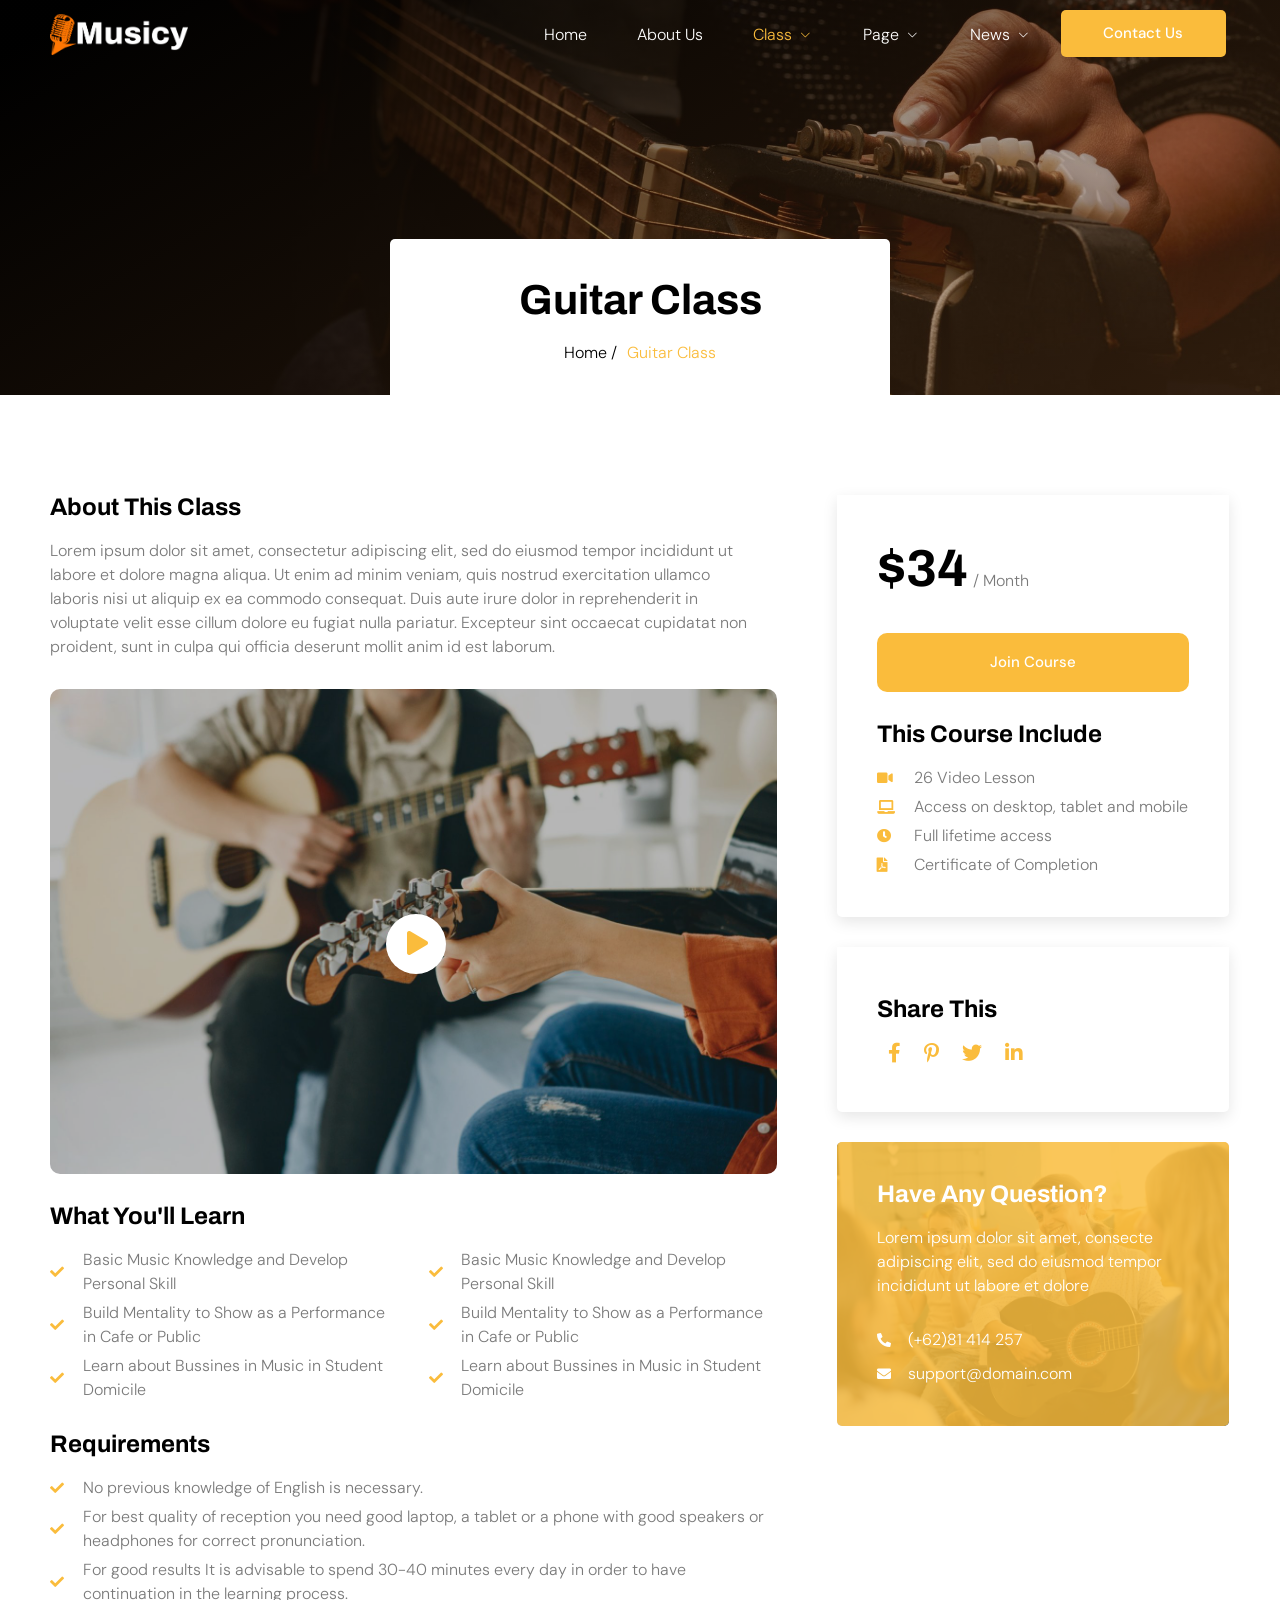
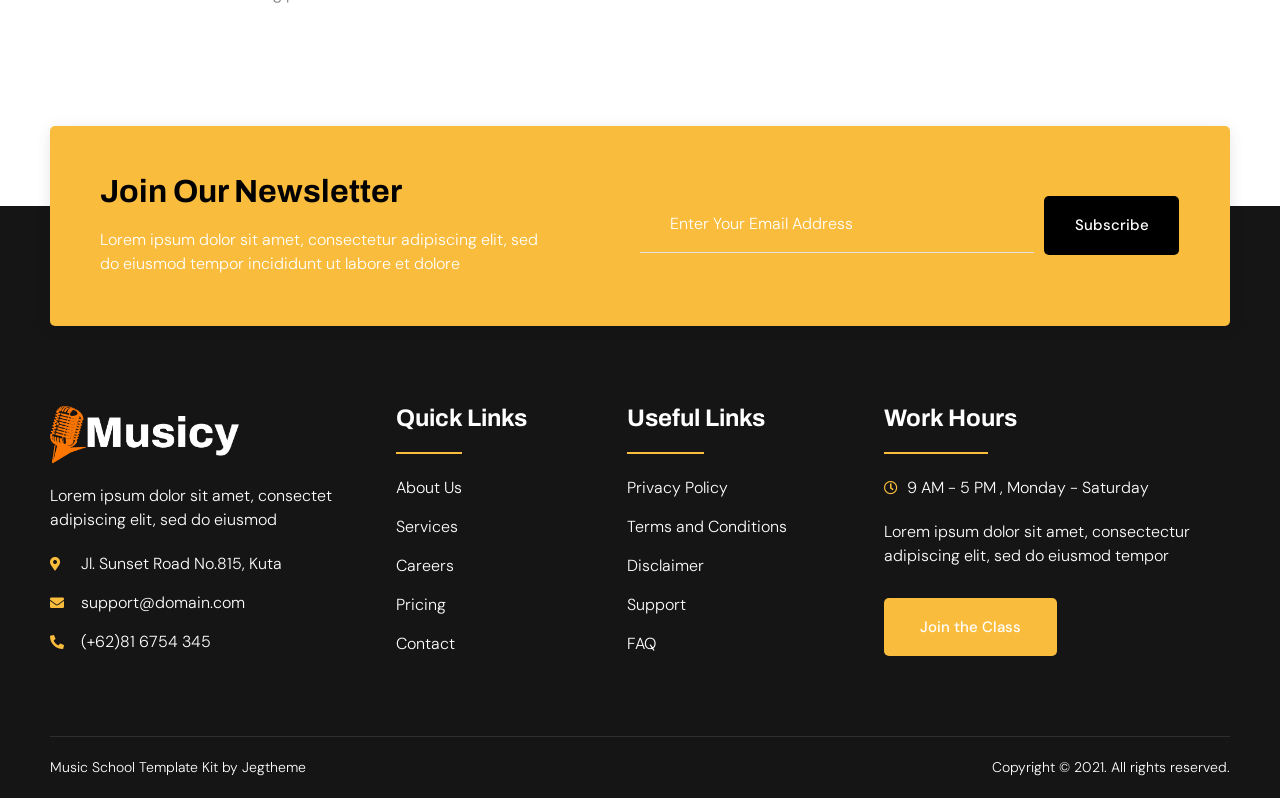
<file: musicy/class-detail.html>
<!DOCTYPE html>
<html lang="en-US">
<head>
	<meta http-equiv="Content-Type" content="text/html; charset=UTF-8"/>
	<meta name="viewport" content="width=device-width, initial-scale=1" />
	<link rel="profile" href="https://gmpg.org/xfn/11" />
	<link rel="pingback" href="https://templatekit.jegtheme.com/musicy/xmlrpc.php" />
	<title>Class Detail - Musicy</title>
	<link rel="canonical" href="https://templatekit.jegtheme.com/musicy/class-detail.html" />
<meta name='robots' content='max-image-preview:large' />
<script>
window._wpemojiSettings = {"baseUrl":"https:\/\/s.w.org\/images\/core\/emoji\/14.0.0\/72x72\/","ext":".png","svgUrl":"https:\/\/s.w.org\/images\/core\/emoji\/14.0.0\/svg\/","svgExt":".svg","source":{"concatemoji":"../musicy/wp-includes/js/wp-emoji-release.min.js"}};
/*! This file is auto-generated */
!function(e,a,t){var n,r,o,i=a.createElement("canvas"),p=i.getContext&&i.getContext("2d");function s(e,t){var a=String.fromCharCode,e=(p.clearRect(0,0,i.width,i.height),p.fillText(a.apply(this,e),0,0),i.toDataURL());return p.clearRect(0,0,i.width,i.height),p.fillText(a.apply(this,t),0,0),e===i.toDataURL()}function c(e){var t=a.createElement("script");t.src=e,t.defer=t.type="text/javascript",a.getElementsByTagName("head")[0].appendChild(t)}for(o=Array("flag","emoji"),t.supports={everything:!0,everythingExceptFlag:!0},r=0;r<o.length;r++)t.supports[o[r]]=function(e){if(p&&p.fillText)switch(p.textBaseline="top",p.font="600 32px Arial",e){case"flag":return s([127987,65039,8205,9895,65039],[127987,65039,8203,9895,65039])?!1:!s([55356,56826,55356,56819],[55356,56826,8203,55356,56819])&&!s([55356,57332,56128,56423,56128,56418,56128,56421,56128,56430,56128,56423,56128,56447],[55356,57332,8203,56128,56423,8203,56128,56418,8203,56128,56421,8203,56128,56430,8203,56128,56423,8203,56128,56447]);case"emoji":return!s([129777,127995,8205,129778,127999],[129777,127995,8203,129778,127999])}return!1}(o[r]),t.supports.everything=t.supports.everything&&t.supports[o[r]],"flag"!==o[r]&&(t.supports.everythingExceptFlag=t.supports.everythingExceptFlag&&t.supports[o[r]]);t.supports.everythingExceptFlag=t.supports.everythingExceptFlag&&!t.supports.flag,t.DOMReady=!1,t.readyCallback=function(){t.DOMReady=!0},t.supports.everything||(n=function(){t.readyCallback()},a.addEventListener?(a.addEventListener("DOMContentLoaded",n,!1),e.addEventListener("load",n,!1)):(e.attachEvent("onload",n),a.attachEvent("onreadystatechange",function(){"complete"===a.readyState&&t.readyCallback()})),(e=t.source||{}).concatemoji?c(e.concatemoji):e.wpemoji&&e.twemoji&&(c(e.twemoji),c(e.wpemoji)))}(window,document,window._wpemojiSettings);
</script>
<style>
img.wp-smiley,
img.emoji {
	display: inline !important;
	border: none !important;
	box-shadow: none !important;
	height: 1em !important;
	width: 1em !important;
	margin: 0 0.07em !important;
	vertical-align: -0.1em !important;
	background: none !important;
	padding: 0 !important;
}
</style>
	<link rel='stylesheet' id='jkit-elements-main-css' href='../musicy/wp-content/plugins/jeg-elementor-kit/assets/css/elements/main.css' media='all' />
<link rel='stylesheet' id='wp-block-library-css' href='../musicy/wp-includes/css/dist/block-library/style.min.css' media='all' />
<link rel='stylesheet' id='classic-theme-styles-css' href='../musicy/wp-includes/css/classic-themes.min.css' media='all' />
<style id='global-styles-inline-css'>
body{--wp--preset--color--black: #000000;--wp--preset--color--cyan-bluish-gray: #abb8c3;--wp--preset--color--white: #ffffff;--wp--preset--color--pale-pink: #f78da7;--wp--preset--color--vivid-red: #cf2e2e;--wp--preset--color--luminous-vivid-orange: #ff6900;--wp--preset--color--luminous-vivid-amber: #fcb900;--wp--preset--color--light-green-cyan: #7bdcb5;--wp--preset--color--vivid-green-cyan: #00d084;--wp--preset--color--pale-cyan-blue: #8ed1fc;--wp--preset--color--vivid-cyan-blue: #0693e3;--wp--preset--color--vivid-purple: #9b51e0;--wp--preset--gradient--vivid-cyan-blue-to-vivid-purple: linear-gradient(135deg,rgba(6,147,227,1) 0%,rgb(155,81,224) 100%);--wp--preset--gradient--light-green-cyan-to-vivid-green-cyan: linear-gradient(135deg,rgb(122,220,180) 0%,rgb(0,208,130) 100%);--wp--preset--gradient--luminous-vivid-amber-to-luminous-vivid-orange: linear-gradient(135deg,rgba(252,185,0,1) 0%,rgba(255,105,0,1) 100%);--wp--preset--gradient--luminous-vivid-orange-to-vivid-red: linear-gradient(135deg,rgba(255,105,0,1) 0%,rgb(207,46,46) 100%);--wp--preset--gradient--very-light-gray-to-cyan-bluish-gray: linear-gradient(135deg,rgb(238,238,238) 0%,rgb(169,184,195) 100%);--wp--preset--gradient--cool-to-warm-spectrum: linear-gradient(135deg,rgb(74,234,220) 0%,rgb(151,120,209) 20%,rgb(207,42,186) 40%,rgb(238,44,130) 60%,rgb(251,105,98) 80%,rgb(254,248,76) 100%);--wp--preset--gradient--blush-light-purple: linear-gradient(135deg,rgb(255,206,236) 0%,rgb(152,150,240) 100%);--wp--preset--gradient--blush-bordeaux: linear-gradient(135deg,rgb(254,205,165) 0%,rgb(254,45,45) 50%,rgb(107,0,62) 100%);--wp--preset--gradient--luminous-dusk: linear-gradient(135deg,rgb(255,203,112) 0%,rgb(199,81,192) 50%,rgb(65,88,208) 100%);--wp--preset--gradient--pale-ocean: linear-gradient(135deg,rgb(255,245,203) 0%,rgb(182,227,212) 50%,rgb(51,167,181) 100%);--wp--preset--gradient--electric-grass: linear-gradient(135deg,rgb(202,248,128) 0%,rgb(113,206,126) 100%);--wp--preset--gradient--midnight: linear-gradient(135deg,rgb(2,3,129) 0%,rgb(40,116,252) 100%);--wp--preset--duotone--dark-grayscale: url('#wp-duotone-dark-grayscale');--wp--preset--duotone--grayscale: url('#wp-duotone-grayscale');--wp--preset--duotone--purple-yellow: url('#wp-duotone-purple-yellow');--wp--preset--duotone--blue-red: url('#wp-duotone-blue-red');--wp--preset--duotone--midnight: url('#wp-duotone-midnight');--wp--preset--duotone--magenta-yellow: url('#wp-duotone-magenta-yellow');--wp--preset--duotone--purple-green: url('#wp-duotone-purple-green');--wp--preset--duotone--blue-orange: url('#wp-duotone-blue-orange');--wp--preset--font-size--small: 13px;--wp--preset--font-size--medium: 20px;--wp--preset--font-size--large: 36px;--wp--preset--font-size--x-large: 42px;--wp--preset--spacing--20: 0.44rem;--wp--preset--spacing--30: 0.67rem;--wp--preset--spacing--40: 1rem;--wp--preset--spacing--50: 1.5rem;--wp--preset--spacing--60: 2.25rem;--wp--preset--spacing--70: 3.38rem;--wp--preset--spacing--80: 5.06rem;}:where(.is-layout-flex){gap: 0.5em;}body .is-layout-flow > .alignleft{float: left;margin-inline-start: 0;margin-inline-end: 2em;}body .is-layout-flow > .alignright{float: right;margin-inline-start: 2em;margin-inline-end: 0;}body .is-layout-flow > .aligncenter{margin-left: auto !important;margin-right: auto !important;}body .is-layout-constrained > .alignleft{float: left;margin-inline-start: 0;margin-inline-end: 2em;}body .is-layout-constrained > .alignright{float: right;margin-inline-start: 2em;margin-inline-end: 0;}body .is-layout-constrained > .aligncenter{margin-left: auto !important;margin-right: auto !important;}body .is-layout-constrained > :where(:not(.alignleft):not(.alignright):not(.alignfull)){max-width: var(--wp--style--global--content-size);margin-left: auto !important;margin-right: auto !important;}body .is-layout-constrained > .alignwide{max-width: var(--wp--style--global--wide-size);}body .is-layout-flex{display: flex;}body .is-layout-flex{flex-wrap: wrap;align-items: center;}body .is-layout-flex > *{margin: 0;}:where(.wp-block-columns.is-layout-flex){gap: 2em;}.has-black-color{color: var(--wp--preset--color--black) !important;}.has-cyan-bluish-gray-color{color: var(--wp--preset--color--cyan-bluish-gray) !important;}.has-white-color{color: var(--wp--preset--color--white) !important;}.has-pale-pink-color{color: var(--wp--preset--color--pale-pink) !important;}.has-vivid-red-color{color: var(--wp--preset--color--vivid-red) !important;}.has-luminous-vivid-orange-color{color: var(--wp--preset--color--luminous-vivid-orange) !important;}.has-luminous-vivid-amber-color{color: var(--wp--preset--color--luminous-vivid-amber) !important;}.has-light-green-cyan-color{color: var(--wp--preset--color--light-green-cyan) !important;}.has-vivid-green-cyan-color{color: var(--wp--preset--color--vivid-green-cyan) !important;}.has-pale-cyan-blue-color{color: var(--wp--preset--color--pale-cyan-blue) !important;}.has-vivid-cyan-blue-color{color: var(--wp--preset--color--vivid-cyan-blue) !important;}.has-vivid-purple-color{color: var(--wp--preset--color--vivid-purple) !important;}.has-black-background-color{background-color: var(--wp--preset--color--black) !important;}.has-cyan-bluish-gray-background-color{background-color: var(--wp--preset--color--cyan-bluish-gray) !important;}.has-white-background-color{background-color: var(--wp--preset--color--white) !important;}.has-pale-pink-background-color{background-color: var(--wp--preset--color--pale-pink) !important;}.has-vivid-red-background-color{background-color: var(--wp--preset--color--vivid-red) !important;}.has-luminous-vivid-orange-background-color{background-color: var(--wp--preset--color--luminous-vivid-orange) !important;}.has-luminous-vivid-amber-background-color{background-color: var(--wp--preset--color--luminous-vivid-amber) !important;}.has-light-green-cyan-background-color{background-color: var(--wp--preset--color--light-green-cyan) !important;}.has-vivid-green-cyan-background-color{background-color: var(--wp--preset--color--vivid-green-cyan) !important;}.has-pale-cyan-blue-background-color{background-color: var(--wp--preset--color--pale-cyan-blue) !important;}.has-vivid-cyan-blue-background-color{background-color: var(--wp--preset--color--vivid-cyan-blue) !important;}.has-vivid-purple-background-color{background-color: var(--wp--preset--color--vivid-purple) !important;}.has-black-border-color{border-color: var(--wp--preset--color--black) !important;}.has-cyan-bluish-gray-border-color{border-color: var(--wp--preset--color--cyan-bluish-gray) !important;}.has-white-border-color{border-color: var(--wp--preset--color--white) !important;}.has-pale-pink-border-color{border-color: var(--wp--preset--color--pale-pink) !important;}.has-vivid-red-border-color{border-color: var(--wp--preset--color--vivid-red) !important;}.has-luminous-vivid-orange-border-color{border-color: var(--wp--preset--color--luminous-vivid-orange) !important;}.has-luminous-vivid-amber-border-color{border-color: var(--wp--preset--color--luminous-vivid-amber) !important;}.has-light-green-cyan-border-color{border-color: var(--wp--preset--color--light-green-cyan) !important;}.has-vivid-green-cyan-border-color{border-color: var(--wp--preset--color--vivid-green-cyan) !important;}.has-pale-cyan-blue-border-color{border-color: var(--wp--preset--color--pale-cyan-blue) !important;}.has-vivid-cyan-blue-border-color{border-color: var(--wp--preset--color--vivid-cyan-blue) !important;}.has-vivid-purple-border-color{border-color: var(--wp--preset--color--vivid-purple) !important;}.has-vivid-cyan-blue-to-vivid-purple-gradient-background{background: var(--wp--preset--gradient--vivid-cyan-blue-to-vivid-purple) !important;}.has-light-green-cyan-to-vivid-green-cyan-gradient-background{background: var(--wp--preset--gradient--light-green-cyan-to-vivid-green-cyan) !important;}.has-luminous-vivid-amber-to-luminous-vivid-orange-gradient-background{background: var(--wp--preset--gradient--luminous-vivid-amber-to-luminous-vivid-orange) !important;}.has-luminous-vivid-orange-to-vivid-red-gradient-background{background: var(--wp--preset--gradient--luminous-vivid-orange-to-vivid-red) !important;}.has-very-light-gray-to-cyan-bluish-gray-gradient-background{background: var(--wp--preset--gradient--very-light-gray-to-cyan-bluish-gray) !important;}.has-cool-to-warm-spectrum-gradient-background{background: var(--wp--preset--gradient--cool-to-warm-spectrum) !important;}.has-blush-light-purple-gradient-background{background: var(--wp--preset--gradient--blush-light-purple) !important;}.has-blush-bordeaux-gradient-background{background: var(--wp--preset--gradient--blush-bordeaux) !important;}.has-luminous-dusk-gradient-background{background: var(--wp--preset--gradient--luminous-dusk) !important;}.has-pale-ocean-gradient-background{background: var(--wp--preset--gradient--pale-ocean) !important;}.has-electric-grass-gradient-background{background: var(--wp--preset--gradient--electric-grass) !important;}.has-midnight-gradient-background{background: var(--wp--preset--gradient--midnight) !important;}.has-small-font-size{font-size: var(--wp--preset--font-size--small) !important;}.has-medium-font-size{font-size: var(--wp--preset--font-size--medium) !important;}.has-large-font-size{font-size: var(--wp--preset--font-size--large) !important;}.has-x-large-font-size{font-size: var(--wp--preset--font-size--x-large) !important;}
.wp-block-navigation a:where(:not(.wp-element-button)){color: inherit;}
:where(.wp-block-columns.is-layout-flex){gap: 2em;}
.wp-block-pullquote{font-size: 1.5em;line-height: 1.6;}
</style>
<link rel='stylesheet' id='allow-webp-image-css' href='../musicy/wp-content/plugins/allow-webp-image/public/css/allow-webp-image-public.css' media='all' />
<link rel='stylesheet' id='template-kit-export-css' href='../musicy/wp-content/plugins/template-kit-export/public/assets/css/template-kit-export-public.min.css' media='all' />
<link rel='stylesheet' id='hfe-style-css' href='../musicy/wp-content/plugins/header-footer-elementor/assets/css/header-footer-elementor.css' media='all' />
<link rel='stylesheet' id='elementor-icons-css' href='../musicy/wp-content/plugins/elementor/assets/lib/eicons/css/elementor-icons.min.css' media='all' />
<link rel='stylesheet' id='elementor-frontend-css' href='../musicy/wp-content/plugins/elementor/assets/css/frontend.min.css' media='all' />
<link rel='stylesheet' id='swiper-css' href='../musicy/wp-content/plugins/elementor/assets/lib/swiper/css/swiper.min.css' media='all' />
<link rel='stylesheet' id='elementor-post-7-css' href='../musicy/wp-content/uploads/sites/121/elementor/css/post-7.css' media='all' />
<link rel='stylesheet' id='elementor-global-css' href='../musicy/wp-content/uploads/sites/121/elementor/css/global.css' media='all' />
<link rel='stylesheet' id='elementor-post-645-css' href='../musicy/wp-content/uploads/sites/121/elementor/css/post-645.css' media='all' />
<link rel='stylesheet' id='hfe-widgets-style-css' href='../musicy/wp-content/plugins/header-footer-elementor/inc/widgets-css/frontend.css' media='all' />
<link rel='stylesheet' id='font-awesome-5-all-css' href='../musicy/wp-content/plugins/elementor/assets/lib/font-awesome/css/all.min.css' media='all' />
<link rel='stylesheet' id='font-awesome-4-shim-css' href='../musicy/wp-content/plugins/elementor/assets/lib/font-awesome/css/v4-shims.min.css' media='all' />
<link rel='stylesheet' id='elementor-post-390-css' href='../musicy/wp-content/uploads/sites/121/elementor/css/post-390.css' media='all' />
<link rel='stylesheet' id='elementor-post-382-css' href='../musicy/wp-content/uploads/sites/121/elementor/css/post-382.css' media='all' />
<link rel='stylesheet' id='hello-elementor-css' href='../musicy/wp-content/themes/hello-elementor/style.min.css' media='all' />
<link rel='stylesheet' id='hello-elementor-theme-style-css' href='../musicy/wp-content/themes/hello-elementor/theme.min.css' media='all' />
<link rel='stylesheet' id='google-fonts-1-css' href='https://fonts.googleapis.com/css?family=Roboto%3A100%2C100italic%2C200%2C200italic%2C300%2C300italic%2C400%2C400italic%2C500%2C500italic%2C600%2C600italic%2C700%2C700italic%2C800%2C800italic%2C900%2C900italic%7CRoboto+Slab%3A100%2C100italic%2C200%2C200italic%2C300%2C300italic%2C400%2C400italic%2C500%2C500italic%2C600%2C600italic%2C700%2C700italic%2C800%2C800italic%2C900%2C900italic%7CDM+Sans%3A100%2C100italic%2C200%2C200italic%2C300%2C300italic%2C400%2C400italic%2C500%2C500italic%2C600%2C600italic%2C700%2C700italic%2C800%2C800italic%2C900%2C900italic%7CArchivo%3A100%2C100italic%2C200%2C200italic%2C300%2C300italic%2C400%2C400italic%2C500%2C500italic%2C600%2C600italic%2C700%2C700italic%2C800%2C800italic%2C900%2C900italic%7CAlex+Brush%3A100%2C100italic%2C200%2C200italic%2C300%2C300italic%2C400%2C400italic%2C500%2C500italic%2C600%2C600italic%2C700%2C700italic%2C800%2C800italic%2C900%2C900italic%7CAllura%3A100%2C100italic%2C200%2C200italic%2C300%2C300italic%2C400%2C400italic%2C500%2C500italic%2C600%2C600italic%2C700%2C700italic%2C800%2C800italic%2C900%2C900italic&#038;display=auto&#038;ver=6.1.3' media='all' />
<link rel='stylesheet' id='elementor-icons-shared-0-css' href='../musicy/wp-content/plugins/elementor/assets/lib/font-awesome/css/fontawesome.min.css' media='all' />
<link rel='stylesheet' id='elementor-icons-fa-solid-css' href='../musicy/wp-content/plugins/elementor/assets/lib/font-awesome/css/solid.min.css' media='all' />
<link rel='stylesheet' id='elementor-icons-fa-brands-css' href='../musicy/wp-content/plugins/elementor/assets/lib/font-awesome/css/brands.min.css' media='all' />
<link rel='stylesheet' id='elementor-icons-jkiticon-css' href='../musicy/wp-content/plugins/jeg-elementor-kit/assets/fonts/jkiticon/jkiticon.css' media='all' />
<link rel='stylesheet' id='elementor-icons-fa-regular-css' href='../musicy/wp-content/plugins/elementor/assets/lib/font-awesome/css/regular.min.css' media='all' />
<link rel="preconnect" href="https://fonts.gstatic.com/" crossorigin><script src='../musicy/wp-includes/js/jquery/jquery.min.js' id='jquery-core-js'></script>
<script src='../musicy/wp-includes/js/jquery/jquery-migrate.min.js' id='jquery-migrate-js'></script>
<script src='../musicy/wp-content/plugins/allow-webp-image/public/js/allow-webp-image-public.js' id='allow-webp-image-js'></script>
<script src='../musicy/wp-content/plugins/template-kit-export/public/assets/js/template-kit-export-public.min.js' id='template-kit-export-js'></script>
<script src='../musicy/wp-content/plugins/elementor/assets/lib/font-awesome/js/v4-shims.min.js' id='font-awesome-4-shim-js'></script>
<link rel="https://api.w.org/" href="https://templatekit.jegtheme.com/musicy/wp-json/" /><link rel="EditURI" type="application/rsd+xml" title="RSD" href="https://templatekit.jegtheme.com/musicy/xmlrpc.php?rsd" />
<link rel="wlwmanifest" type="application/wlwmanifest+xml" href="https://templatekit.jegtheme.com/musicy/wp-includes/wlwmanifest.xml" />
<meta name="generator" content="WordPress 6.1.3" />
<link rel='shortlink' href='https://templatekit.jegtheme.com/musicy/?p=645' />
<meta name="generator" content="Elementor 3.12.1; features: e_dom_optimization, e_optimized_assets_loading, a11y_improvements, additional_custom_breakpoints; settings: css_print_method-external, google_font-enabled, font_display-auto">
</head>
<body class="page-template page-template-elementor_header_footer page page-id-645 ehf-header ehf-footer ehf-template-hello-elementor ehf-stylesheet-hello-elementor jkit-color-scheme elementor-default elementor-template-full-width elementor-kit-7 elementor-page elementor-page-645">
<svg xmlns="http://www.w3.org/2000/svg" viewBox="0 0 0 0" width="0" height="0" focusable="false" role="none" style="visibility: hidden; position: absolute; left: -9999px; overflow: hidden;" ><defs><filter id="wp-duotone-dark-grayscale"><feColorMatrix color-interpolation-filters="sRGB" type="matrix" values=" .299 .587 .114 0 0 .299 .587 .114 0 0 .299 .587 .114 0 0 .299 .587 .114 0 0 " /><feComponentTransfer color-interpolation-filters="sRGB" ><feFuncR type="table" tableValues="0 0.49803921568627" /><feFuncG type="table" tableValues="0 0.49803921568627" /><feFuncB type="table" tableValues="0 0.49803921568627" /><feFuncA type="table" tableValues="1 1" /></feComponentTransfer><feComposite in2="SourceGraphic" operator="in" /></filter></defs></svg><svg xmlns="http://www.w3.org/2000/svg" viewBox="0 0 0 0" width="0" height="0" focusable="false" role="none" style="visibility: hidden; position: absolute; left: -9999px; overflow: hidden;" ><defs><filter id="wp-duotone-grayscale"><feColorMatrix color-interpolation-filters="sRGB" type="matrix" values=" .299 .587 .114 0 0 .299 .587 .114 0 0 .299 .587 .114 0 0 .299 .587 .114 0 0 " /><feComponentTransfer color-interpolation-filters="sRGB" ><feFuncR type="table" tableValues="0 1" /><feFuncG type="table" tableValues="0 1" /><feFuncB type="table" tableValues="0 1" /><feFuncA type="table" tableValues="1 1" /></feComponentTransfer><feComposite in2="SourceGraphic" operator="in" /></filter></defs></svg><svg xmlns="http://www.w3.org/2000/svg" viewBox="0 0 0 0" width="0" height="0" focusable="false" role="none" style="visibility: hidden; position: absolute; left: -9999px; overflow: hidden;" ><defs><filter id="wp-duotone-purple-yellow"><feColorMatrix color-interpolation-filters="sRGB" type="matrix" values=" .299 .587 .114 0 0 .299 .587 .114 0 0 .299 .587 .114 0 0 .299 .587 .114 0 0 " /><feComponentTransfer color-interpolation-filters="sRGB" ><feFuncR type="table" tableValues="0.54901960784314 0.98823529411765" /><feFuncG type="table" tableValues="0 1" /><feFuncB type="table" tableValues="0.71764705882353 0.25490196078431" /><feFuncA type="table" tableValues="1 1" /></feComponentTransfer><feComposite in2="SourceGraphic" operator="in" /></filter></defs></svg><svg xmlns="http://www.w3.org/2000/svg" viewBox="0 0 0 0" width="0" height="0" focusable="false" role="none" style="visibility: hidden; position: absolute; left: -9999px; overflow: hidden;" ><defs><filter id="wp-duotone-blue-red"><feColorMatrix color-interpolation-filters="sRGB" type="matrix" values=" .299 .587 .114 0 0 .299 .587 .114 0 0 .299 .587 .114 0 0 .299 .587 .114 0 0 " /><feComponentTransfer color-interpolation-filters="sRGB" ><feFuncR type="table" tableValues="0 1" /><feFuncG type="table" tableValues="0 0.27843137254902" /><feFuncB type="table" tableValues="0.5921568627451 0.27843137254902" /><feFuncA type="table" tableValues="1 1" /></feComponentTransfer><feComposite in2="SourceGraphic" operator="in" /></filter></defs></svg><svg xmlns="http://www.w3.org/2000/svg" viewBox="0 0 0 0" width="0" height="0" focusable="false" role="none" style="visibility: hidden; position: absolute; left: -9999px; overflow: hidden;" ><defs><filter id="wp-duotone-midnight"><feColorMatrix color-interpolation-filters="sRGB" type="matrix" values=" .299 .587 .114 0 0 .299 .587 .114 0 0 .299 .587 .114 0 0 .299 .587 .114 0 0 " /><feComponentTransfer color-interpolation-filters="sRGB" ><feFuncR type="table" tableValues="0 0" /><feFuncG type="table" tableValues="0 0.64705882352941" /><feFuncB type="table" tableValues="0 1" /><feFuncA type="table" tableValues="1 1" /></feComponentTransfer><feComposite in2="SourceGraphic" operator="in" /></filter></defs></svg><svg xmlns="http://www.w3.org/2000/svg" viewBox="0 0 0 0" width="0" height="0" focusable="false" role="none" style="visibility: hidden; position: absolute; left: -9999px; overflow: hidden;" ><defs><filter id="wp-duotone-magenta-yellow"><feColorMatrix color-interpolation-filters="sRGB" type="matrix" values=" .299 .587 .114 0 0 .299 .587 .114 0 0 .299 .587 .114 0 0 .299 .587 .114 0 0 " /><feComponentTransfer color-interpolation-filters="sRGB" ><feFuncR type="table" tableValues="0.78039215686275 1" /><feFuncG type="table" tableValues="0 0.94901960784314" /><feFuncB type="table" tableValues="0.35294117647059 0.47058823529412" /><feFuncA type="table" tableValues="1 1" /></feComponentTransfer><feComposite in2="SourceGraphic" operator="in" /></filter></defs></svg><svg xmlns="http://www.w3.org/2000/svg" viewBox="0 0 0 0" width="0" height="0" focusable="false" role="none" style="visibility: hidden; position: absolute; left: -9999px; overflow: hidden;" ><defs><filter id="wp-duotone-purple-green"><feColorMatrix color-interpolation-filters="sRGB" type="matrix" values=" .299 .587 .114 0 0 .299 .587 .114 0 0 .299 .587 .114 0 0 .299 .587 .114 0 0 " /><feComponentTransfer color-interpolation-filters="sRGB" ><feFuncR type="table" tableValues="0.65098039215686 0.40392156862745" /><feFuncG type="table" tableValues="0 1" /><feFuncB type="table" tableValues="0.44705882352941 0.4" /><feFuncA type="table" tableValues="1 1" /></feComponentTransfer><feComposite in2="SourceGraphic" operator="in" /></filter></defs></svg><svg xmlns="http://www.w3.org/2000/svg" viewBox="0 0 0 0" width="0" height="0" focusable="false" role="none" style="visibility: hidden; position: absolute; left: -9999px; overflow: hidden;" ><defs><filter id="wp-duotone-blue-orange"><feColorMatrix color-interpolation-filters="sRGB" type="matrix" values=" .299 .587 .114 0 0 .299 .587 .114 0 0 .299 .587 .114 0 0 .299 .587 .114 0 0 " /><feComponentTransfer color-interpolation-filters="sRGB" ><feFuncR type="table" tableValues="0.098039215686275 1" /><feFuncG type="table" tableValues="0 0.66274509803922" /><feFuncB type="table" tableValues="0.84705882352941 0.41960784313725" /><feFuncA type="table" tableValues="1 1" /></feComponentTransfer><feComposite in2="SourceGraphic" operator="in" /></filter></defs></svg><div id="page" class="hfeed site">
		<header id="masthead" itemscope="itemscope" itemtype="https://schema.org/WPHeader">
			<p class="main-title bhf-hidden" itemprop="headline"><a href="../musicy.html" title="Musicy" rel="home">Musicy</a></p>
					<div data-elementor-type="wp-post" data-elementor-id="390" class="elementor elementor-390">
									<section class="elementor-section elementor-top-section elementor-element elementor-element-8c18685 elementor-section-boxed elementor-section-height-default elementor-section-height-default" data-id="8c18685" data-element_type="section">
						<div class="elementor-container elementor-column-gap-no">
					<div class="elementor-column elementor-col-33 elementor-top-column elementor-element elementor-element-52d522e" data-id="52d522e" data-element_type="column">
			<div class="elementor-widget-wrap elementor-element-populated">
								<div class="elementor-element elementor-element-75d4395 elementor-widget elementor-widget-image" data-id="75d4395" data-element_type="widget" data-widget_type="image.default">
				<div class="elementor-widget-container">
															<img width="653" height="200" src="../musicy/wp-content/uploads/sites/121/2021/07/logo-2.png" class="attachment-full size-full wp-image-375" alt="" decoding="async" loading="lazy" srcset="../musicy/wp-content/uploads/sites/121/2021/07/logo-2.png 653w, ../musicy/wp-content/uploads/sites/121/2021/07/logo-2-300x92.png 300w" sizes="(max-width: 653px) 100vw, 653px" />															</div>
				</div>
					</div>
		</div>
				<div class="elementor-column elementor-col-33 elementor-top-column elementor-element elementor-element-82da5d4" data-id="82da5d4" data-element_type="column">
			<div class="elementor-widget-wrap elementor-element-populated">
								<div class="elementor-element elementor-element-42ca736 elementor-widget elementor-widget-jkit_nav_menu" data-id="42ca736" data-element_type="widget" data-widget_type="jkit_nav_menu.default">
				<div class="elementor-widget-container">
			<div  class="jeg-elementor-kit jkit-nav-menu break-point-tablet submenu-click-title jeg_module_645__64ef33bc2dac3"  data-item-indicator="&lt;i aria-hidden=&quot;true&quot; class=&quot;jki jki-chevron-down-line&quot;&gt;&lt;/i&gt;"><button class="jkit-hamburger-menu"><i aria-hidden="true" class="fas fa-bars"></i></button>
        <div class="jkit-menu-wrapper"><div class="jkit-menu-container"><ul id="menu-menu-1" class="jkit-menu jkit-menu-direction-flex jkit-submenu-position-top"><li id="menu-item-53" class="menu-item menu-item-type-post_type menu-item-object-page menu-item-home menu-item-53"><a href="../musicy.html">Home</a></li>
<li id="menu-item-811" class="menu-item menu-item-type-post_type menu-item-object-page menu-item-811"><a href="../musicy/about-us.html">About Us</a></li>
<li id="menu-item-56" class="menu-item menu-item-type-custom menu-item-object-custom current-menu-ancestor current-menu-parent menu-item-has-children menu-item-56"><a href="#">Class</a>
<ul class="sub-menu">
	<li id="menu-item-810" class="menu-item menu-item-type-post_type menu-item-object-page menu-item-810"><a href="../musicy/class.html">Class</a></li>
	<li id="menu-item-804" class="menu-item menu-item-type-post_type menu-item-object-page current-menu-item page_item page-item-645 current_page_item menu-item-804"><a href="../musicy/class-detail.html" aria-current="page">Class Detail</a></li>
</ul>
</li>
<li id="menu-item-57" class="menu-item menu-item-type-custom menu-item-object-custom menu-item-has-children menu-item-57"><a href="#">Page</a>
<ul class="sub-menu">
	<li id="menu-item-803" class="menu-item menu-item-type-post_type menu-item-object-page menu-item-803"><a href="../musicy/pricing-plan.html">Pricing Plan</a></li>
	<li id="menu-item-808" class="menu-item menu-item-type-post_type menu-item-object-page menu-item-808"><a href="../musicy/404-page.html">404 Page</a></li>
	<li id="menu-item-809" class="menu-item menu-item-type-post_type menu-item-object-page menu-item-809"><a href="../musicy/teacher.html">Teacher</a></li>
	<li id="menu-item-805" class="menu-item menu-item-type-post_type menu-item-object-page menu-item-805"><a href="../musicy/faq.html">FAQ</a></li>
	<li id="menu-item-807" class="menu-item menu-item-type-post_type menu-item-object-page menu-item-807"><a href="../musicy/contact-us.html">Contact Us</a></li>
</ul>
</li>
<li id="menu-item-58" class="menu-item menu-item-type-custom menu-item-object-custom menu-item-has-children menu-item-58"><a href="#">News</a>
<ul class="sub-menu">
	<li id="menu-item-806" class="menu-item menu-item-type-post_type menu-item-object-page menu-item-806"><a href="../musicy/news.html">News</a></li>
	<li id="menu-item-883" class="menu-item menu-item-type-post_type menu-item-object-post menu-item-883"><a href="../musicy/2021/07/09/this-is-the-tips-to-get-better-at-sight-reading.html">Single News</a></li>
</ul>
</li>
</ul></div>
            <div class="jkit-nav-identity-panel">
                <div class="jkit-nav-site-title"><a href="../musicy.html" class="jkit-nav-logo"><img src="../musicy/wp-content/uploads/sites/121/2021/07/logo-2.png" ></a></div>
                <button class="jkit-close-menu"><i aria-hidden="true" class="fas fa-times"></i></button>
            </div>
        </div>
        <div class="jkit-overlay"></div></div>		</div>
				</div>
					</div>
		</div>
				<div class="elementor-column elementor-col-33 elementor-top-column elementor-element elementor-element-27e377c elementor-hidden-tablet elementor-hidden-phone" data-id="27e377c" data-element_type="column">
			<div class="elementor-widget-wrap elementor-element-populated">
								<div class="elementor-element elementor-element-b780c3a elementor-align-justify elementor-widget elementor-widget-button" data-id="b780c3a" data-element_type="widget" data-widget_type="button.default">
				<div class="elementor-widget-container">
					<div class="elementor-button-wrapper">
			<a href="#" class="elementor-button-link elementor-button elementor-size-sm" role="button">
						<span class="elementor-button-content-wrapper">
						<span class="elementor-button-text">Contact Us</span>
		</span>
					</a>
		</div>
				</div>
				</div>
					</div>
		</div>
							</div>
		</section>
							</div>
				</header>
			<div data-elementor-type="wp-page" data-elementor-id="645" class="elementor elementor-645">
									<section class="elementor-section elementor-top-section elementor-element elementor-element-8a7b478 elementor-section-boxed elementor-section-height-default elementor-section-height-default" data-id="8a7b478" data-element_type="section" data-settings="{&quot;background_background&quot;:&quot;classic&quot;}">
							<div class="elementor-background-overlay"></div>
							<div class="elementor-container elementor-column-gap-no">
					<div class="elementor-column elementor-col-100 elementor-top-column elementor-element elementor-element-0794191" data-id="0794191" data-element_type="column">
			<div class="elementor-widget-wrap elementor-element-populated">
								<section class="elementor-section elementor-inner-section elementor-element elementor-element-0dfe930 elementor-section-boxed elementor-section-height-default elementor-section-height-default" data-id="0dfe930" data-element_type="section">
						<div class="elementor-container elementor-column-gap-no">
					<div class="elementor-column elementor-col-100 elementor-inner-column elementor-element elementor-element-7bdd86e" data-id="7bdd86e" data-element_type="column" data-settings="{&quot;background_background&quot;:&quot;classic&quot;}">
			<div class="elementor-widget-wrap elementor-element-populated">
								<div class="elementor-element elementor-element-bf4de79 elementor-widget elementor-widget-heading" data-id="bf4de79" data-element_type="widget" data-widget_type="heading.default">
				<div class="elementor-widget-container">
			<h2 class="elementor-heading-title elementor-size-default">Guitar Class</h2>		</div>
				</div>
				<div class="elementor-element elementor-element-a447fac elementor-widget__width-auto elementor-widget elementor-widget-text-editor" data-id="a447fac" data-element_type="widget" data-widget_type="text-editor.default">
				<div class="elementor-widget-container">
							Home /						</div>
				</div>
				<div class="elementor-element elementor-element-714620d elementor-widget__width-auto elementor-widget elementor-widget-text-editor" data-id="714620d" data-element_type="widget" data-widget_type="text-editor.default">
				<div class="elementor-widget-container">
							Guitar Class						</div>
				</div>
					</div>
		</div>
							</div>
		</section>
					</div>
		</div>
							</div>
		</section>
				<section class="elementor-section elementor-top-section elementor-element elementor-element-8f72795 elementor-section-boxed elementor-section-height-default elementor-section-height-default" data-id="8f72795" data-element_type="section">
						<div class="elementor-container elementor-column-gap-no">
					<div class="elementor-column elementor-col-50 elementor-top-column elementor-element elementor-element-7c9e6e5" data-id="7c9e6e5" data-element_type="column">
			<div class="elementor-widget-wrap elementor-element-populated">
								<div class="elementor-element elementor-element-cceb8e7 elementor-widget elementor-widget-heading" data-id="cceb8e7" data-element_type="widget" data-widget_type="heading.default">
				<div class="elementor-widget-container">
			<h2 class="elementor-heading-title elementor-size-default">About This Class</h2>		</div>
				</div>
				<div class="elementor-element elementor-element-5a914bd elementor-widget elementor-widget-text-editor" data-id="5a914bd" data-element_type="widget" data-widget_type="text-editor.default">
				<div class="elementor-widget-container">
							Lorem ipsum dolor sit amet, consectetur adipiscing elit, sed do eiusmod tempor incididunt ut labore et dolore magna aliqua. Ut enim ad minim veniam, quis nostrud exercitation ullamco laboris nisi ut aliquip ex ea commodo consequat. Duis aute irure dolor in reprehenderit in voluptate velit esse cillum dolore eu fugiat nulla pariatur. Excepteur sint occaecat cupidatat non proident, sunt in culpa qui officia deserunt mollit anim id est laborum.						</div>
				</div>
				<div class="elementor-element elementor-element-ac1611b elementor-widget elementor-widget-image" data-id="ac1611b" data-element_type="widget" data-widget_type="image.default">
				<div class="elementor-widget-container">
															<img width="2000" height="1333" src="../musicy/wp-content/uploads/sites/121/2021/07/learning-guitar-game.jpg" class="attachment-full size-full wp-image-278" alt="Learning guitar game" decoding="async" loading="lazy" srcset="../musicy/wp-content/uploads/sites/121/2021/07/learning-guitar-game.jpg 2000w, ../musicy/wp-content/uploads/sites/121/2021/07/learning-guitar-game-300x200.jpg 300w, ../musicy/wp-content/uploads/sites/121/2021/07/learning-guitar-game-1024x682.jpg 1024w, ../musicy/wp-content/uploads/sites/121/2021/07/learning-guitar-game-768x512.jpg 768w, ../musicy/wp-content/uploads/sites/121/2021/07/learning-guitar-game-1536x1024.jpg 1536w, ../musicy/wp-content/uploads/sites/121/2021/07/learning-guitar-game-800x533.jpg 800w" sizes="(max-width: 2000px) 100vw, 2000px" />															</div>
				</div>
				<div class="elementor-element elementor-element-df7672b elementor-widget elementor-widget-jkit_video_button" data-id="df7672b" data-element_type="widget" data-widget_type="jkit_video_button.default">
				<div class="elementor-widget-container">
			<div  class="jeg-elementor-kit jkit-video-button jeg_module_645_1_64ef33bc405e4"  data-autoplay="0" data-loop="0" data-controls="0" data-type="youtube" data-mute="0" data-start="0" data-end="0"><a href="https://www.youtube.com/watch?v=MLpWrANjFbI"  class="jkit-video-popup-btn glow-enable"  ><span class="icon-position-before"><i aria-hidden="true" class="fas fa-play"></i></span></a></div>		</div>
				</div>
				<div class="elementor-element elementor-element-dce4949 elementor-widget elementor-widget-heading" data-id="dce4949" data-element_type="widget" data-widget_type="heading.default">
				<div class="elementor-widget-container">
			<h2 class="elementor-heading-title elementor-size-default">What You'll Learn
</h2>		</div>
				</div>
				<section class="elementor-section elementor-inner-section elementor-element elementor-element-bd49347 elementor-section-boxed elementor-section-height-default elementor-section-height-default" data-id="bd49347" data-element_type="section">
						<div class="elementor-container elementor-column-gap-no">
					<div class="elementor-column elementor-col-50 elementor-inner-column elementor-element elementor-element-6770420" data-id="6770420" data-element_type="column">
			<div class="elementor-widget-wrap elementor-element-populated">
								<div class="elementor-element elementor-element-81cff6b elementor-align-left elementor-icon-list--layout-traditional elementor-list-item-link-full_width elementor-widget elementor-widget-icon-list" data-id="81cff6b" data-element_type="widget" data-widget_type="icon-list.default">
				<div class="elementor-widget-container">
					<ul class="elementor-icon-list-items">
							<li class="elementor-icon-list-item">
											<span class="elementor-icon-list-icon">
							<i aria-hidden="true" class="fas fa-check"></i>						</span>
										<span class="elementor-icon-list-text">Basic Music Knowledge and Develop Personal Skill</span>
									</li>
								<li class="elementor-icon-list-item">
											<span class="elementor-icon-list-icon">
							<i aria-hidden="true" class="fas fa-check"></i>						</span>
										<span class="elementor-icon-list-text">Build Mentality to Show as a Performance in Cafe or Public</span>
									</li>
								<li class="elementor-icon-list-item">
											<span class="elementor-icon-list-icon">
							<i aria-hidden="true" class="fas fa-check"></i>						</span>
										<span class="elementor-icon-list-text">Learn about Bussines in Music in Student Domicile</span>
									</li>
						</ul>
				</div>
				</div>
					</div>
		</div>
				<div class="elementor-column elementor-col-50 elementor-inner-column elementor-element elementor-element-38e337b" data-id="38e337b" data-element_type="column">
			<div class="elementor-widget-wrap elementor-element-populated">
								<div class="elementor-element elementor-element-403f7d7 elementor-align-left elementor-icon-list--layout-traditional elementor-list-item-link-full_width elementor-widget elementor-widget-icon-list" data-id="403f7d7" data-element_type="widget" data-widget_type="icon-list.default">
				<div class="elementor-widget-container">
					<ul class="elementor-icon-list-items">
							<li class="elementor-icon-list-item">
											<span class="elementor-icon-list-icon">
							<i aria-hidden="true" class="fas fa-check"></i>						</span>
										<span class="elementor-icon-list-text">Basic Music Knowledge and Develop Personal Skill</span>
									</li>
								<li class="elementor-icon-list-item">
											<span class="elementor-icon-list-icon">
							<i aria-hidden="true" class="fas fa-check"></i>						</span>
										<span class="elementor-icon-list-text">Build Mentality to Show as a Performance in Cafe or Public</span>
									</li>
								<li class="elementor-icon-list-item">
											<span class="elementor-icon-list-icon">
							<i aria-hidden="true" class="fas fa-check"></i>						</span>
										<span class="elementor-icon-list-text">Learn about Bussines in Music in Student Domicile</span>
									</li>
						</ul>
				</div>
				</div>
					</div>
		</div>
							</div>
		</section>
				<div class="elementor-element elementor-element-edeeacc elementor-widget elementor-widget-heading" data-id="edeeacc" data-element_type="widget" data-widget_type="heading.default">
				<div class="elementor-widget-container">
			<h2 class="elementor-heading-title elementor-size-default">Requirements</h2>		</div>
				</div>
				<div class="elementor-element elementor-element-5c72340 elementor-align-left elementor-icon-list--layout-traditional elementor-list-item-link-full_width elementor-widget elementor-widget-icon-list" data-id="5c72340" data-element_type="widget" data-widget_type="icon-list.default">
				<div class="elementor-widget-container">
					<ul class="elementor-icon-list-items">
							<li class="elementor-icon-list-item">
											<span class="elementor-icon-list-icon">
							<i aria-hidden="true" class="fas fa-check"></i>						</span>
										<span class="elementor-icon-list-text">No previous knowledge of English is necessary.</span>
									</li>
								<li class="elementor-icon-list-item">
											<span class="elementor-icon-list-icon">
							<i aria-hidden="true" class="fas fa-check"></i>						</span>
										<span class="elementor-icon-list-text">For best quality of reception you need good laptop, a tablet or a phone with good speakers or headphones for correct pronunciation.</span>
									</li>
								<li class="elementor-icon-list-item">
											<span class="elementor-icon-list-icon">
							<i aria-hidden="true" class="fas fa-check"></i>						</span>
										<span class="elementor-icon-list-text">For good results It is advisable to spend 30-40 minutes every day in order to have continuation in the learning process.</span>
									</li>
						</ul>
				</div>
				</div>
					</div>
		</div>
				<div class="elementor-column elementor-col-50 elementor-top-column elementor-element elementor-element-bf7e24f" data-id="bf7e24f" data-element_type="column">
			<div class="elementor-widget-wrap elementor-element-populated">
								<section class="elementor-section elementor-inner-section elementor-element elementor-element-efc9ed6 elementor-section-boxed elementor-section-height-default elementor-section-height-default" data-id="efc9ed6" data-element_type="section" data-settings="{&quot;background_background&quot;:&quot;classic&quot;}">
						<div class="elementor-container elementor-column-gap-default">
					<div class="elementor-column elementor-col-100 elementor-inner-column elementor-element elementor-element-60d7857" data-id="60d7857" data-element_type="column">
			<div class="elementor-widget-wrap elementor-element-populated">
								<div class="elementor-element elementor-element-61aa90e elementor-widget elementor-widget-jkit_heading" data-id="61aa90e" data-element_type="widget" data-widget_type="jkit_heading.default">
				<div class="elementor-widget-container">
			<div  class="jeg-elementor-kit jkit-heading  align-left align-tablet- align-mobile-center jeg_module_645_2_64ef33bc48692" ><div class="heading-section-title  display-inline-block"><h2 class="heading-title">$34<span class="style-color"><span>/ Month</span></span></h2></div></div>		</div>
				</div>
				<div class="elementor-element elementor-element-b4097a7 elementor-align-justify elementor-widget elementor-widget-button" data-id="b4097a7" data-element_type="widget" data-widget_type="button.default">
				<div class="elementor-widget-container">
					<div class="elementor-button-wrapper">
			<a href="#" class="elementor-button-link elementor-button elementor-size-md" role="button">
						<span class="elementor-button-content-wrapper">
						<span class="elementor-button-text">Join Course</span>
		</span>
					</a>
		</div>
				</div>
				</div>
				<div class="elementor-element elementor-element-62edfd6 elementor-widget elementor-widget-heading" data-id="62edfd6" data-element_type="widget" data-widget_type="heading.default">
				<div class="elementor-widget-container">
			<h3 class="elementor-heading-title elementor-size-default">This Course Include
</h3>		</div>
				</div>
				<div class="elementor-element elementor-element-c5bef22 elementor-align-left elementor-icon-list--layout-traditional elementor-list-item-link-full_width elementor-widget elementor-widget-icon-list" data-id="c5bef22" data-element_type="widget" data-widget_type="icon-list.default">
				<div class="elementor-widget-container">
					<ul class="elementor-icon-list-items">
							<li class="elementor-icon-list-item">
											<span class="elementor-icon-list-icon">
							<i aria-hidden="true" class="fas fa-video"></i>						</span>
										<span class="elementor-icon-list-text">26 Video Lesson</span>
									</li>
								<li class="elementor-icon-list-item">
											<span class="elementor-icon-list-icon">
							<i aria-hidden="true" class="fas fa-laptop"></i>						</span>
										<span class="elementor-icon-list-text">Access on desktop, tablet and mobile </span>
									</li>
								<li class="elementor-icon-list-item">
											<span class="elementor-icon-list-icon">
							<i aria-hidden="true" class="fas fa-clock"></i>						</span>
										<span class="elementor-icon-list-text">Full lifetime access </span>
									</li>
								<li class="elementor-icon-list-item">
											<span class="elementor-icon-list-icon">
							<i aria-hidden="true" class="fas fa-file-pdf"></i>						</span>
										<span class="elementor-icon-list-text">Certificate of Completion </span>
									</li>
						</ul>
				</div>
				</div>
					</div>
		</div>
							</div>
		</section>
				<section class="elementor-section elementor-inner-section elementor-element elementor-element-edaffb2 elementor-section-boxed elementor-section-height-default elementor-section-height-default" data-id="edaffb2" data-element_type="section" data-settings="{&quot;background_background&quot;:&quot;classic&quot;}">
						<div class="elementor-container elementor-column-gap-default">
					<div class="elementor-column elementor-col-100 elementor-inner-column elementor-element elementor-element-d3033c4" data-id="d3033c4" data-element_type="column">
			<div class="elementor-widget-wrap elementor-element-populated">
								<div class="elementor-element elementor-element-c790cff elementor-widget elementor-widget-heading" data-id="c790cff" data-element_type="widget" data-widget_type="heading.default">
				<div class="elementor-widget-container">
			<h3 class="elementor-heading-title elementor-size-default">Share This</h3>		</div>
				</div>
				<div class="elementor-element elementor-element-c30d4d5 jkit-social-shape shape-none elementor-widget elementor-widget-jkit_social_share" data-id="c30d4d5" data-element_type="widget" data-widget_type="jkit_social_share.default">
				<div class="elementor-widget-container">
			<div  class="jeg-elementor-kit jkit-social-share jeg_module_645_3_64ef33bc50306" ><ul class="social-share-list"><li class="elementor-repeater-item-e9e499d" data-social="facebook">
				<a class="facebook social-icon"><i aria-hidden="true" class="fab fa-facebook-f"></i></a>
			</li><li class="elementor-repeater-item-6c2f147" data-social="pinterest">
				<a class="pinterest social-icon"><i aria-hidden="true" class="fab fa-pinterest-p"></i></a>
			</li><li class="elementor-repeater-item-c1cfabd" data-social="twitter">
				<a class="twitter social-icon"><i aria-hidden="true" class="fab fa-twitter"></i></a>
			</li><li class="elementor-repeater-item-3de69e2" data-social="linkedin">
				<a class="linkedin social-icon"><i aria-hidden="true" class="fab fa-linkedin-in"></i></a>
			</li></ul></div>		</div>
				</div>
					</div>
		</div>
							</div>
		</section>
				<section class="elementor-section elementor-inner-section elementor-element elementor-element-9730006 elementor-section-boxed elementor-section-height-default elementor-section-height-default" data-id="9730006" data-element_type="section" data-settings="{&quot;background_background&quot;:&quot;classic&quot;}">
							<div class="elementor-background-overlay"></div>
							<div class="elementor-container elementor-column-gap-no">
					<div class="elementor-column elementor-col-100 elementor-inner-column elementor-element elementor-element-2efb90f" data-id="2efb90f" data-element_type="column">
			<div class="elementor-widget-wrap elementor-element-populated">
								<div class="elementor-element elementor-element-f497349 elementor-widget elementor-widget-heading" data-id="f497349" data-element_type="widget" data-widget_type="heading.default">
				<div class="elementor-widget-container">
			<h3 class="elementor-heading-title elementor-size-default">Have Any Question?</h3>		</div>
				</div>
				<div class="elementor-element elementor-element-9d77c68 elementor-widget elementor-widget-text-editor" data-id="9d77c68" data-element_type="widget" data-widget_type="text-editor.default">
				<div class="elementor-widget-container">
							Lorem ipsum dolor sit amet, consecte adipiscing elit, sed do eiusmod tempor incididunt ut labore et dolore						</div>
				</div>
				<div class="elementor-element elementor-element-930079f elementor-icon-list--layout-traditional elementor-list-item-link-full_width elementor-widget elementor-widget-icon-list" data-id="930079f" data-element_type="widget" data-widget_type="icon-list.default">
				<div class="elementor-widget-container">
					<ul class="elementor-icon-list-items">
							<li class="elementor-icon-list-item">
											<span class="elementor-icon-list-icon">
							<i aria-hidden="true" class="fas fa-phone-alt"></i>						</span>
										<span class="elementor-icon-list-text">(+62)81 414 257</span>
									</li>
								<li class="elementor-icon-list-item">
											<span class="elementor-icon-list-icon">
							<i aria-hidden="true" class="fas fa-envelope"></i>						</span>
										<span class="elementor-icon-list-text">support@domain.com</span>
									</li>
						</ul>
				</div>
				</div>
					</div>
		</div>
							</div>
		</section>
					</div>
		</div>
							</div>
		</section>
							</div>
		<footer itemtype="https://schema.org/WPFooter" itemscope="itemscope" id="colophon" role="contentinfo">
			<div class='footer-width-fixer'>		<div data-elementor-type="wp-post" data-elementor-id="382" class="elementor elementor-382">
									<section class="elementor-section elementor-top-section elementor-element elementor-element-7e4f34f elementor-section-boxed elementor-section-height-default elementor-section-height-default" data-id="7e4f34f" data-element_type="section" data-settings="{&quot;background_background&quot;:&quot;classic&quot;}">
							<div class="elementor-background-overlay"></div>
							<div class="elementor-container elementor-column-gap-no">
					<div class="elementor-column elementor-col-100 elementor-top-column elementor-element elementor-element-b8aac0b" data-id="b8aac0b" data-element_type="column">
			<div class="elementor-widget-wrap elementor-element-populated">
								<section class="elementor-section elementor-inner-section elementor-element elementor-element-d9d0de3 elementor-section-content-middle elementor-section-boxed elementor-section-height-default elementor-section-height-default" data-id="d9d0de3" data-element_type="section" data-settings="{&quot;background_background&quot;:&quot;classic&quot;}">
						<div class="elementor-container elementor-column-gap-no">
					<div class="elementor-column elementor-col-50 elementor-inner-column elementor-element elementor-element-c1f62f4" data-id="c1f62f4" data-element_type="column">
			<div class="elementor-widget-wrap elementor-element-populated">
								<div class="elementor-element elementor-element-fec4a7c elementor-widget elementor-widget-heading" data-id="fec4a7c" data-element_type="widget" data-widget_type="heading.default">
				<div class="elementor-widget-container">
			<h3 class="elementor-heading-title elementor-size-default">Join Our Newsletter
</h3>		</div>
				</div>
				<div class="elementor-element elementor-element-7af3528 elementor-widget elementor-widget-text-editor" data-id="7af3528" data-element_type="widget" data-widget_type="text-editor.default">
				<div class="elementor-widget-container">
							Lorem ipsum dolor sit amet, consectetur adipiscing elit, sed do eiusmod tempor incididunt ut labore et dolore						</div>
				</div>
					</div>
		</div>
				<div class="elementor-column elementor-col-50 elementor-inner-column elementor-element elementor-element-f11e92e" data-id="f11e92e" data-element_type="column">
			<div class="elementor-widget-wrap elementor-element-populated">
								<div class="elementor-element elementor-element-1e1f1d2 elementor-widget elementor-widget-jkit_mailchimp" data-id="1e1f1d2" data-element_type="widget" data-widget_type="jkit_mailchimp.default">
				<div class="elementor-widget-container">
			<div  class="jeg-elementor-kit jkit-mailchimp style-inline jeg_module_645_4_64ef33bc5adf6" ><form method="post" class="jkit-mailchimp-form" data-listed="" data-success-message="Successfully listed this email" data-error-message="Something went wrong">
            <div class="jkit-mailchimp-message"></div>
            <div class="jkit-form-wrapper email-form">
                <div class="jkit-mailchimp-email jkit-input-wrapper input-container">
            <div class="jkit-form-group">
                <div class="jkit-input-element-container jkit-input-group">
                    <input type="email" name="email" class="jkit-email jkit-form-control " placeholder="Enter Your Email Address" required="">
                </div>
            </div>
        </div><div class="jkit-submit-input-holder jkit-input-wrapper">
            <button type="submit" class="jkit-mailchimp-submit position-before" name="jkit-mailchimp">
                Subscribe
            </button>
        </div>
            </div>
        </form></div>		</div>
				</div>
					</div>
		</div>
							</div>
		</section>
				<section class="elementor-section elementor-inner-section elementor-element elementor-element-53abf77 elementor-section-boxed elementor-section-height-default elementor-section-height-default" data-id="53abf77" data-element_type="section">
						<div class="elementor-container elementor-column-gap-no">
					<div class="elementor-column elementor-col-25 elementor-inner-column elementor-element elementor-element-2c1842c" data-id="2c1842c" data-element_type="column" data-settings="{&quot;background_background&quot;:&quot;classic&quot;}">
			<div class="elementor-widget-wrap elementor-element-populated">
								<div class="elementor-element elementor-element-ce5bd96 elementor-widget elementor-widget-image" data-id="ce5bd96" data-element_type="widget" data-widget_type="image.default">
				<div class="elementor-widget-container">
															<img width="653" height="200" src="../musicy/wp-content/uploads/sites/121/2021/07/logo-2.png" class="attachment-full size-full wp-image-375" alt="" decoding="async" loading="lazy" srcset="../musicy/wp-content/uploads/sites/121/2021/07/logo-2.png 653w, ../musicy/wp-content/uploads/sites/121/2021/07/logo-2-300x92.png 300w" sizes="(max-width: 653px) 100vw, 653px" />															</div>
				</div>
				<div class="elementor-element elementor-element-da74607 elementor-widget elementor-widget-text-editor" data-id="da74607" data-element_type="widget" data-widget_type="text-editor.default">
				<div class="elementor-widget-container">
							Lorem ipsum dolor sit amet, consectet adipiscing elit, sed do eiusmod						</div>
				</div>
				<div class="elementor-element elementor-element-31ff6a4 elementor-icon-list--layout-traditional elementor-list-item-link-full_width elementor-widget elementor-widget-icon-list" data-id="31ff6a4" data-element_type="widget" data-widget_type="icon-list.default">
				<div class="elementor-widget-container">
					<ul class="elementor-icon-list-items">
							<li class="elementor-icon-list-item">
											<span class="elementor-icon-list-icon">
							<i aria-hidden="true" class="fas fa-map-marker-alt"></i>						</span>
										<span class="elementor-icon-list-text">Jl. Sunset Road No.815, Kuta</span>
									</li>
								<li class="elementor-icon-list-item">
											<span class="elementor-icon-list-icon">
							<i aria-hidden="true" class="fas fa-envelope"></i>						</span>
										<span class="elementor-icon-list-text">support@domain.com</span>
									</li>
								<li class="elementor-icon-list-item">
											<span class="elementor-icon-list-icon">
							<i aria-hidden="true" class="fas fa-phone-alt"></i>						</span>
										<span class="elementor-icon-list-text">(+62)81 6754 345</span>
									</li>
						</ul>
				</div>
				</div>
					</div>
		</div>
				<div class="elementor-column elementor-col-25 elementor-inner-column elementor-element elementor-element-2a097d8" data-id="2a097d8" data-element_type="column">
			<div class="elementor-widget-wrap elementor-element-populated">
								<div class="elementor-element elementor-element-7e25a0c elementor-widget elementor-widget-heading" data-id="7e25a0c" data-element_type="widget" data-widget_type="heading.default">
				<div class="elementor-widget-container">
			<h4 class="elementor-heading-title elementor-size-default">Quick Links</h4>		</div>
				</div>
				<div class="elementor-element elementor-element-93caeb8 elementor-widget-divider--view-line elementor-widget elementor-widget-divider" data-id="93caeb8" data-element_type="widget" data-widget_type="divider.default">
				<div class="elementor-widget-container">
					<div class="elementor-divider">
			<span class="elementor-divider-separator">
						</span>
		</div>
				</div>
				</div>
				<div class="elementor-element elementor-element-607fe31 elementor-icon-list--layout-traditional elementor-list-item-link-full_width elementor-widget elementor-widget-icon-list" data-id="607fe31" data-element_type="widget" data-widget_type="icon-list.default">
				<div class="elementor-widget-container">
					<ul class="elementor-icon-list-items">
							<li class="elementor-icon-list-item">
											<a href="#">
											<span class="elementor-icon-list-text">About Us</span>
											</a>
									</li>
								<li class="elementor-icon-list-item">
											<a href="#">
											<span class="elementor-icon-list-text">Services</span>
											</a>
									</li>
								<li class="elementor-icon-list-item">
											<a href="#">
											<span class="elementor-icon-list-text">Careers</span>
											</a>
									</li>
								<li class="elementor-icon-list-item">
											<a href="#">
											<span class="elementor-icon-list-text">Pricing</span>
											</a>
									</li>
								<li class="elementor-icon-list-item">
											<a href="#">
											<span class="elementor-icon-list-text">Contact</span>
											</a>
									</li>
						</ul>
				</div>
				</div>
					</div>
		</div>
				<div class="elementor-column elementor-col-25 elementor-inner-column elementor-element elementor-element-81255ae" data-id="81255ae" data-element_type="column">
			<div class="elementor-widget-wrap elementor-element-populated">
								<div class="elementor-element elementor-element-0cb84bd elementor-widget elementor-widget-heading" data-id="0cb84bd" data-element_type="widget" data-widget_type="heading.default">
				<div class="elementor-widget-container">
			<h4 class="elementor-heading-title elementor-size-default">Useful Links</h4>		</div>
				</div>
				<div class="elementor-element elementor-element-28478b4 elementor-widget-divider--view-line elementor-widget elementor-widget-divider" data-id="28478b4" data-element_type="widget" data-widget_type="divider.default">
				<div class="elementor-widget-container">
					<div class="elementor-divider">
			<span class="elementor-divider-separator">
						</span>
		</div>
				</div>
				</div>
				<div class="elementor-element elementor-element-5b9b04f elementor-icon-list--layout-traditional elementor-list-item-link-full_width elementor-widget elementor-widget-icon-list" data-id="5b9b04f" data-element_type="widget" data-widget_type="icon-list.default">
				<div class="elementor-widget-container">
					<ul class="elementor-icon-list-items">
							<li class="elementor-icon-list-item">
											<a href="#">
											<span class="elementor-icon-list-text">Privacy Policy</span>
											</a>
									</li>
								<li class="elementor-icon-list-item">
											<a href="#">
											<span class="elementor-icon-list-text">Terms and Conditions</span>
											</a>
									</li>
								<li class="elementor-icon-list-item">
											<a href="#">
											<span class="elementor-icon-list-text">Disclaimer</span>
											</a>
									</li>
								<li class="elementor-icon-list-item">
											<a href="#">
											<span class="elementor-icon-list-text">Support</span>
											</a>
									</li>
								<li class="elementor-icon-list-item">
											<a href="#">
											<span class="elementor-icon-list-text">FAQ</span>
											</a>
									</li>
						</ul>
				</div>
				</div>
					</div>
		</div>
				<div class="elementor-column elementor-col-25 elementor-inner-column elementor-element elementor-element-f324cf0" data-id="f324cf0" data-element_type="column">
			<div class="elementor-widget-wrap elementor-element-populated">
								<div class="elementor-element elementor-element-baf34e2 elementor-widget elementor-widget-heading" data-id="baf34e2" data-element_type="widget" data-widget_type="heading.default">
				<div class="elementor-widget-container">
			<h4 class="elementor-heading-title elementor-size-default">Work Hours</h4>		</div>
				</div>
				<div class="elementor-element elementor-element-21385cd elementor-widget-divider--view-line elementor-widget elementor-widget-divider" data-id="21385cd" data-element_type="widget" data-widget_type="divider.default">
				<div class="elementor-widget-container">
					<div class="elementor-divider">
			<span class="elementor-divider-separator">
						</span>
		</div>
				</div>
				</div>
				<div class="elementor-element elementor-element-8ac37a2 elementor-icon-list--layout-traditional elementor-list-item-link-full_width elementor-widget elementor-widget-icon-list" data-id="8ac37a2" data-element_type="widget" data-widget_type="icon-list.default">
				<div class="elementor-widget-container">
					<ul class="elementor-icon-list-items">
							<li class="elementor-icon-list-item">
											<span class="elementor-icon-list-icon">
							<i aria-hidden="true" class="far fa-clock"></i>						</span>
										<span class="elementor-icon-list-text">9 AM - 5 PM , Monday - Saturday</span>
									</li>
						</ul>
				</div>
				</div>
				<div class="elementor-element elementor-element-02d08b5 elementor-widget elementor-widget-text-editor" data-id="02d08b5" data-element_type="widget" data-widget_type="text-editor.default">
				<div class="elementor-widget-container">
							Lorem ipsum dolor sit amet, consectectur adipiscing elit, sed do eiusmod tempor 						</div>
				</div>
				<div class="elementor-element elementor-element-0695a71 elementor-align-left elementor-widget elementor-widget-button" data-id="0695a71" data-element_type="widget" data-widget_type="button.default">
				<div class="elementor-widget-container">
					<div class="elementor-button-wrapper">
			<a href="#" class="elementor-button-link elementor-button elementor-size-sm" role="button">
						<span class="elementor-button-content-wrapper">
						<span class="elementor-button-text">Join the Class</span>
		</span>
					</a>
		</div>
				</div>
				</div>
					</div>
		</div>
							</div>
		</section>
				<section class="elementor-section elementor-inner-section elementor-element elementor-element-c3ca6b8 elementor-section-content-middle elementor-section-boxed elementor-section-height-default elementor-section-height-default" data-id="c3ca6b8" data-element_type="section">
						<div class="elementor-container elementor-column-gap-no">
					<div class="elementor-column elementor-col-50 elementor-inner-column elementor-element elementor-element-1e7ab7b" data-id="1e7ab7b" data-element_type="column">
			<div class="elementor-widget-wrap elementor-element-populated">
								<div class="elementor-element elementor-element-2bf441e elementor-widget elementor-widget-text-editor" data-id="2bf441e" data-element_type="widget" data-widget_type="text-editor.default">
				<div class="elementor-widget-container">
							Music School Template Kit by Jegtheme						</div>
				</div>
					</div>
		</div>
				<div class="elementor-column elementor-col-50 elementor-inner-column elementor-element elementor-element-d1402bc" data-id="d1402bc" data-element_type="column">
			<div class="elementor-widget-wrap elementor-element-populated">
								<div class="elementor-element elementor-element-a01534b elementor-widget elementor-widget-text-editor" data-id="a01534b" data-element_type="widget" data-widget_type="text-editor.default">
				<div class="elementor-widget-container">
							Copyright © 2021. All rights reserved.
						</div>
				</div>
					</div>
		</div>
							</div>
		</section>
					</div>
		</div>
							</div>
		</section>
							</div>
		</div>		</footer>
	</div><!-- #page -->
<link rel='stylesheet' id='jeg-dynamic-style-css' href='https://templatekit.jegtheme.com/musicy/wp-content/plugins/jeg-elementor-kit/lib/jeg-framework/assets/css/jeg-dynamic-styles.css?ver=1.2.9' media='all' />
<link rel='stylesheet' id='sweetalert2-css' href='../musicy/wp-content/plugins/jeg-elementor-kit/assets/js/sweetalert2/sweetalert2.min.css' media='all' />
<script src='../musicy/wp-content/plugins/elementor/assets/js/webpack.runtime.min.js' id='elementor-webpack-runtime-js'></script>
<script src='../musicy/wp-content/plugins/elementor/assets/js/frontend-modules.min.js' id='elementor-frontend-modules-js'></script>
<script src='../musicy/wp-content/plugins/elementor/assets/lib/waypoints/waypoints.min.js' id='elementor-waypoints-js'></script>
<script src='../musicy/wp-includes/js/jquery/ui/core.min.js' id='jquery-ui-core-js'></script>
<script id='elementor-frontend-js-before'>
var elementorFrontendConfig = {"environmentMode":{"edit":false,"wpPreview":false,"isScriptDebug":false},"i18n":{"shareOnFacebook":"Share on Facebook","shareOnTwitter":"Share on Twitter","pinIt":"Pin it","download":"Download","downloadImage":"Download image","fullscreen":"Fullscreen","zoom":"Zoom","share":"Share","playVideo":"Play Video","previous":"Previous","next":"Next","close":"Close"},"is_rtl":false,"breakpoints":{"xs":0,"sm":480,"md":768,"lg":1025,"xl":1440,"xxl":1600},"responsive":{"breakpoints":{"mobile":{"label":"Mobile Portrait","value":767,"default_value":767,"direction":"max","is_enabled":true},"mobile_extra":{"label":"Mobile Landscape","value":880,"default_value":880,"direction":"max","is_enabled":false},"tablet":{"label":"Tablet Portrait","value":1024,"default_value":1024,"direction":"max","is_enabled":true},"tablet_extra":{"label":"Tablet Landscape","value":1200,"default_value":1200,"direction":"max","is_enabled":false},"laptop":{"label":"Laptop","value":1366,"default_value":1366,"direction":"max","is_enabled":false},"widescreen":{"label":"Widescreen","value":2400,"default_value":2400,"direction":"min","is_enabled":false}}},"version":"3.12.1","is_static":false,"experimentalFeatures":{"e_dom_optimization":true,"e_optimized_assets_loading":true,"a11y_improvements":true,"additional_custom_breakpoints":true,"landing-pages":true},"urls":{"assets":"https:\/\/templatekit.jegtheme.com\/musicy\/wp-content\/plugins\/elementor\/assets\/"},"swiperClass":"swiper-container","settings":{"page":[],"editorPreferences":[]},"kit":{"active_breakpoints":["viewport_mobile","viewport_tablet"],"global_image_lightbox":"yes","lightbox_enable_counter":"yes","lightbox_enable_fullscreen":"yes","lightbox_enable_zoom":"yes","lightbox_enable_share":"yes","lightbox_title_src":"title","lightbox_description_src":"description"},"post":{"id":645,"title":"Class%20Detail%20%E2%80%93%20Musicy","excerpt":"","featuredImage":false}};
</script>
<script src='../musicy/wp-content/plugins/elementor/assets/js/frontend.min.js' id='elementor-frontend-js'></script>
<script id='elementor-frontend-js-after'>
var jkit_ajax_url = "https://templatekit.jegtheme.com/musicy/?jkit-ajax-request=jkit_elements", jkit_nonce = "6438f14aff";
</script>
<script src='../musicy/wp-content/plugins/jeg-elementor-kit/assets/js/elements/sticky-element.js' id='jkit-sticky-element-js'></script>
<script src='../musicy/wp-content/plugins/jeg-elementor-kit/assets/js/elements/nav-menu.js' id='jkit-element-navmenu-js'></script>
<script src='../musicy/wp-content/plugins/jeg-elementor-kit/assets/js/elements/video-button.js' id='jkit-element-videobutton-js'></script>
<script src='../musicy/wp-content/plugins/jeg-elementor-kit/assets/js/sweetalert2/sweetalert2.min.js' id='sweetalert2-js'></script>
<script src='../musicy/wp-content/plugins/jeg-elementor-kit/assets/js/goodshare/goodshare.min.js' id='goodshare-js'></script>
<script src='../musicy/wp-content/plugins/jeg-elementor-kit/assets/js/elements/mailchimp.js' id='jkit-element-mailchimp-js'></script>
</body>
</html>
</file>
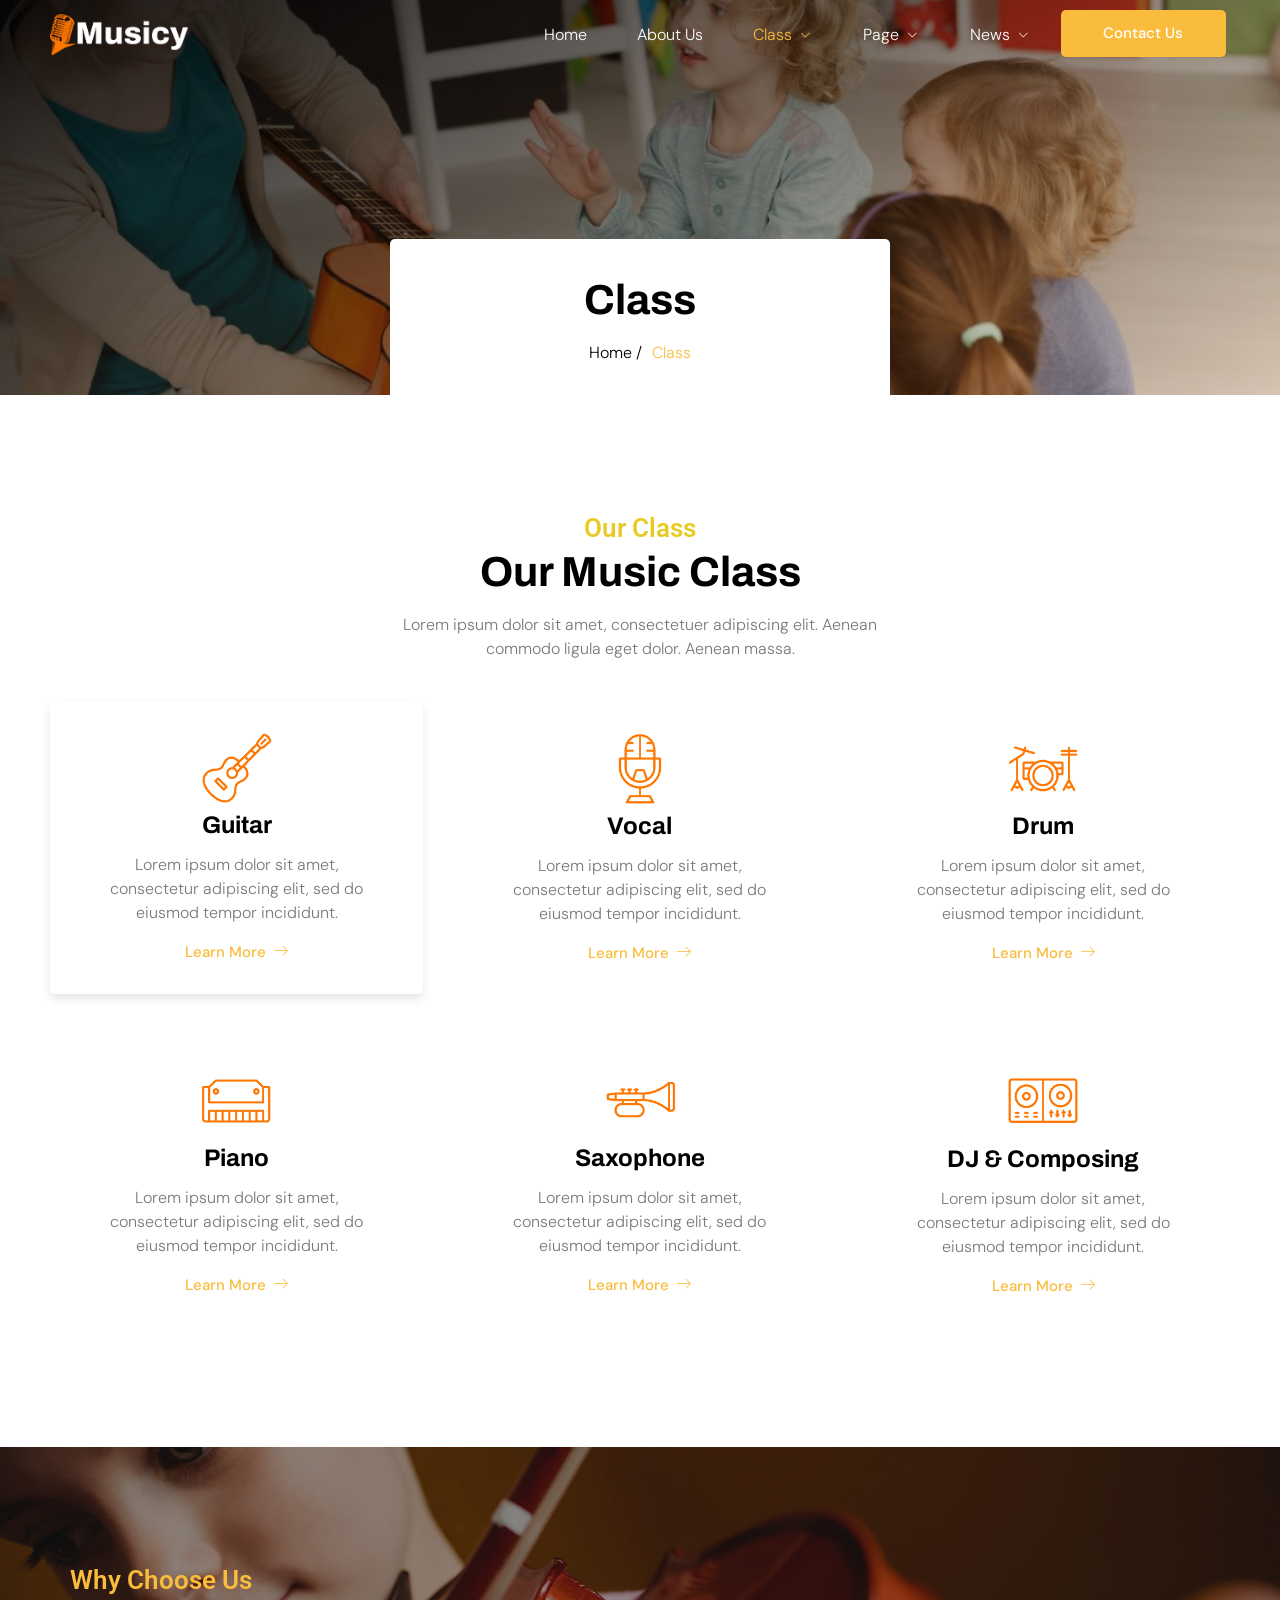
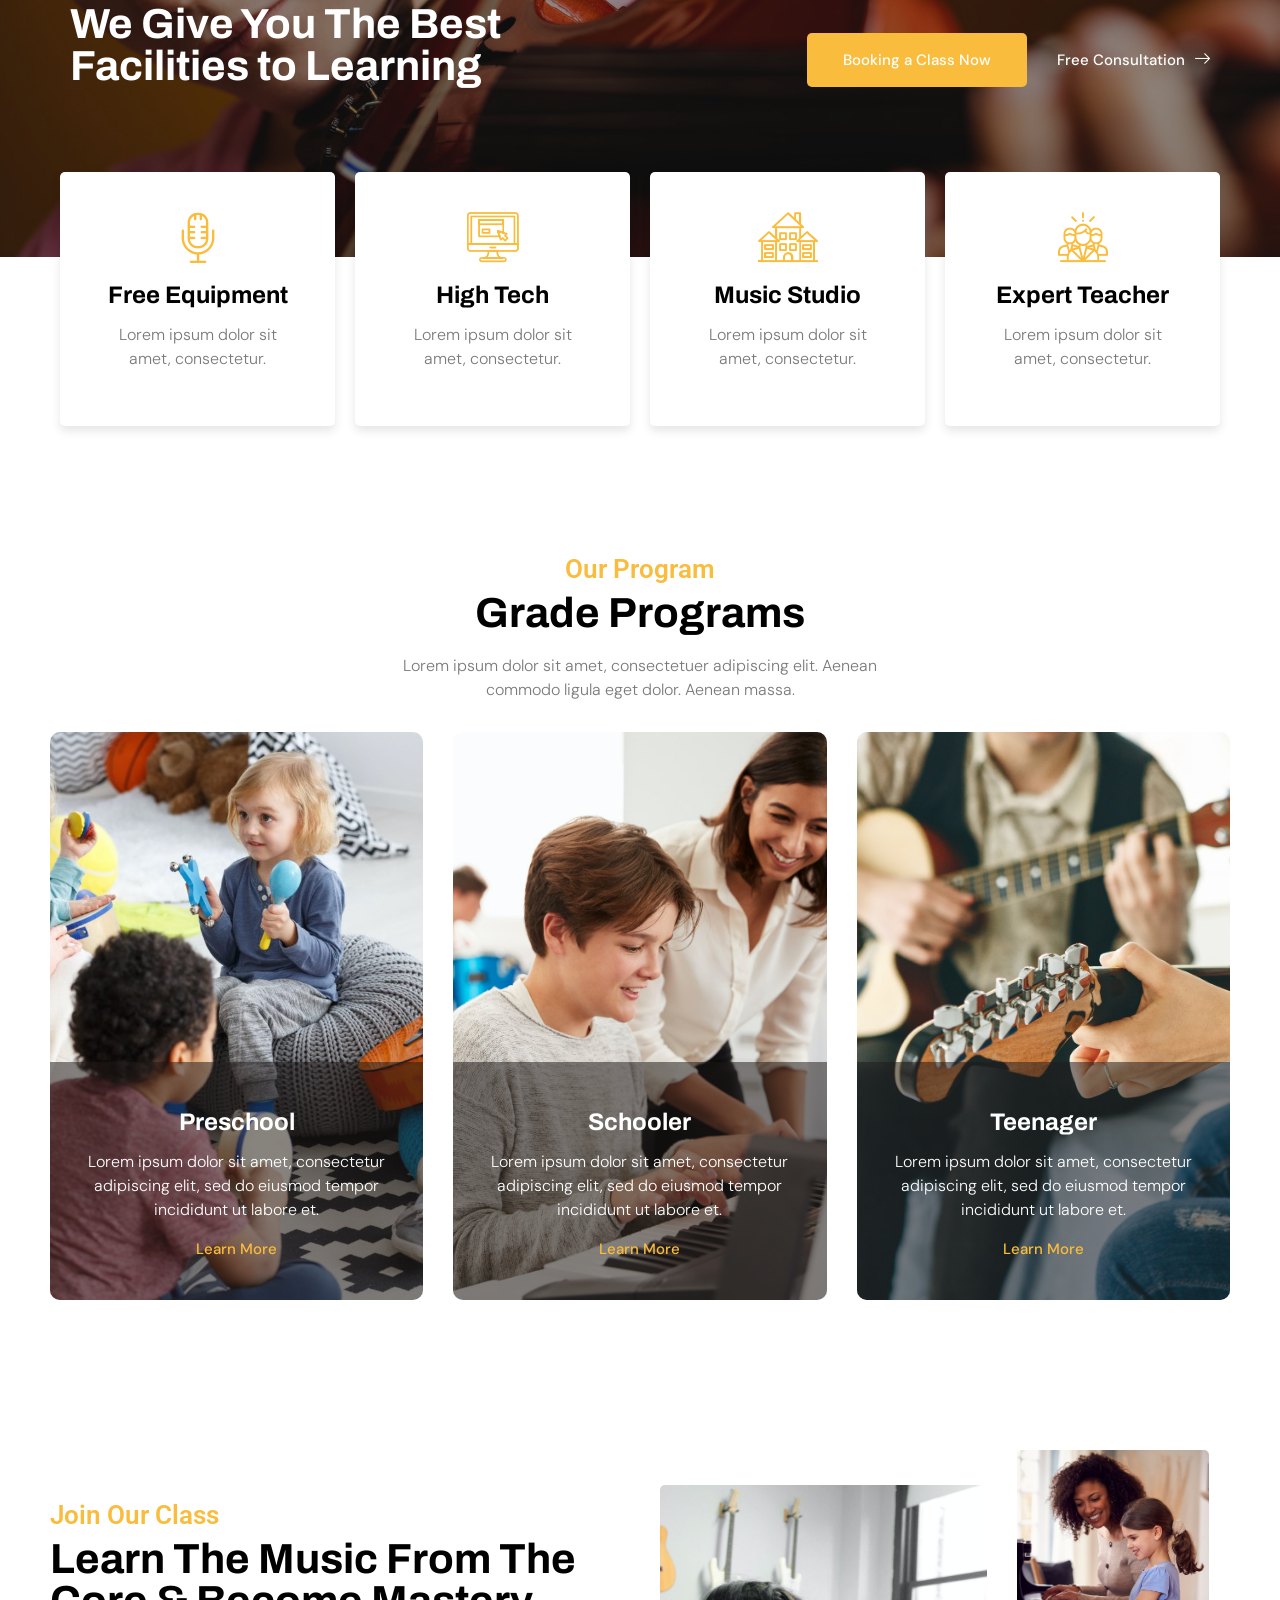
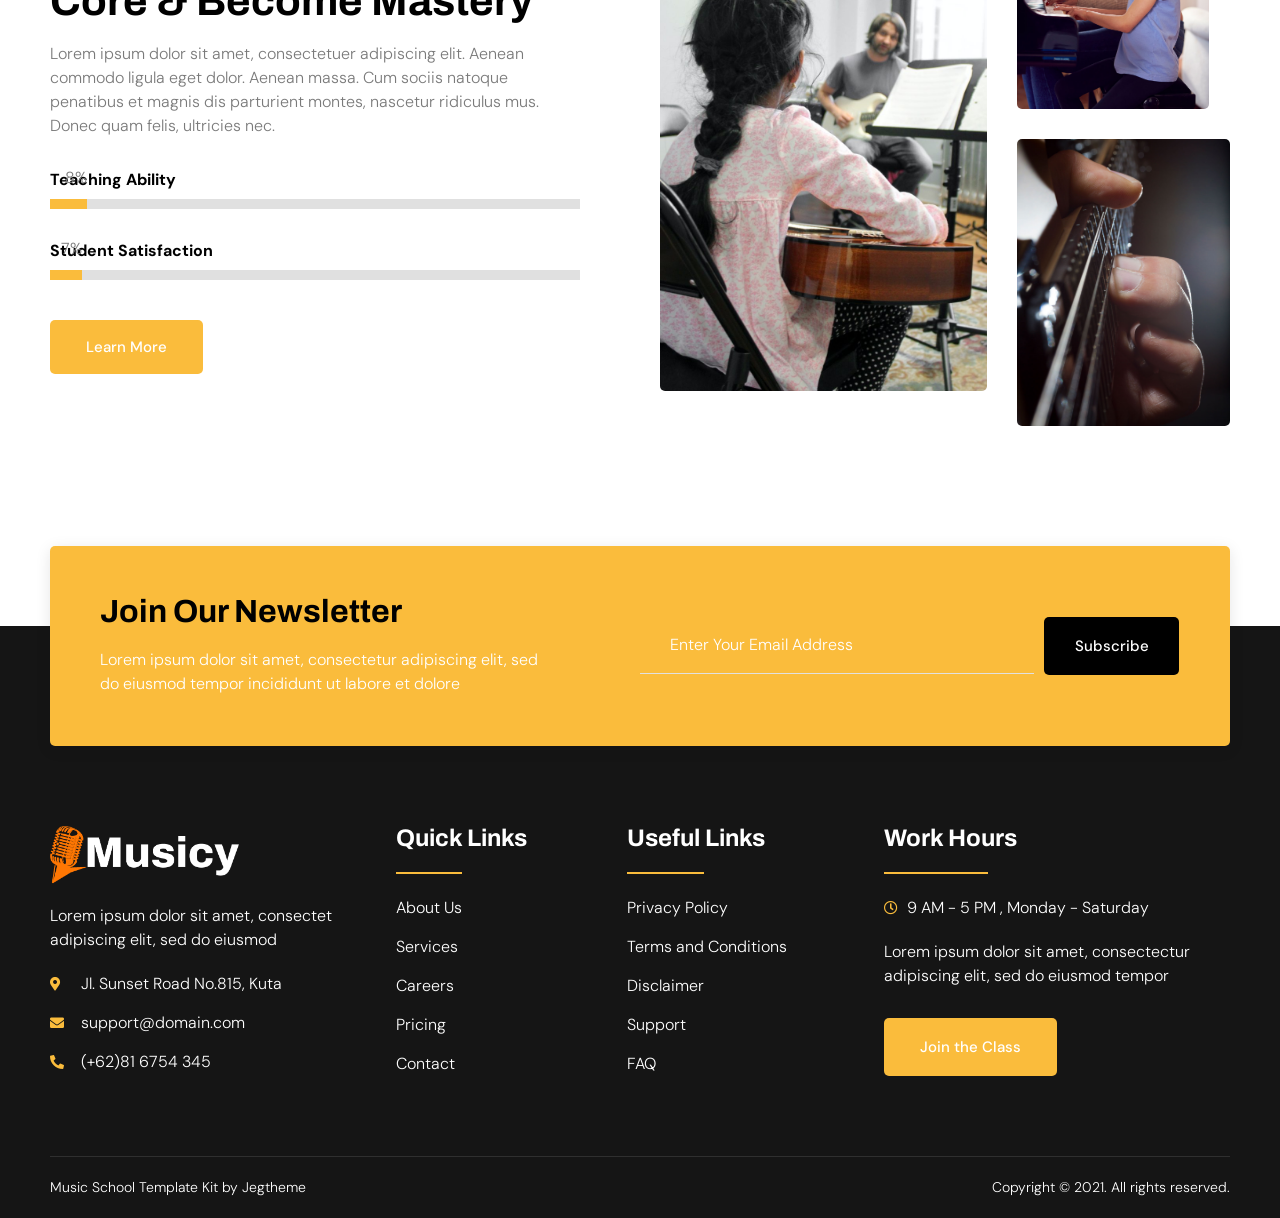
<file: musicy/class.html>
<!DOCTYPE html>
<html lang="en-US">
<head>
	<meta http-equiv="Content-Type" content="text/html; charset=UTF-8"/>
	<meta name="viewport" content="width=device-width, initial-scale=1" />
	<link rel="profile" href="https://gmpg.org/xfn/11" />
	<link rel="pingback" href="https://templatekit.jegtheme.com/musicy/xmlrpc.php" />
	<title>Class - Musicy</title>
	<link rel="canonical" href="https://templatekit.jegtheme.com/musicy/class.html" />
<meta name='robots' content='max-image-preview:large' />
<script>
window._wpemojiSettings = {"baseUrl":"https:\/\/s.w.org\/images\/core\/emoji\/14.0.0\/72x72\/","ext":".png","svgUrl":"https:\/\/s.w.org\/images\/core\/emoji\/14.0.0\/svg\/","svgExt":".svg","source":{"concatemoji":"../musicy/wp-includes/js/wp-emoji-release.min.js"}};
/*! This file is auto-generated */
!function(e,a,t){var n,r,o,i=a.createElement("canvas"),p=i.getContext&&i.getContext("2d");function s(e,t){var a=String.fromCharCode,e=(p.clearRect(0,0,i.width,i.height),p.fillText(a.apply(this,e),0,0),i.toDataURL());return p.clearRect(0,0,i.width,i.height),p.fillText(a.apply(this,t),0,0),e===i.toDataURL()}function c(e){var t=a.createElement("script");t.src=e,t.defer=t.type="text/javascript",a.getElementsByTagName("head")[0].appendChild(t)}for(o=Array("flag","emoji"),t.supports={everything:!0,everythingExceptFlag:!0},r=0;r<o.length;r++)t.supports[o[r]]=function(e){if(p&&p.fillText)switch(p.textBaseline="top",p.font="600 32px Arial",e){case"flag":return s([127987,65039,8205,9895,65039],[127987,65039,8203,9895,65039])?!1:!s([55356,56826,55356,56819],[55356,56826,8203,55356,56819])&&!s([55356,57332,56128,56423,56128,56418,56128,56421,56128,56430,56128,56423,56128,56447],[55356,57332,8203,56128,56423,8203,56128,56418,8203,56128,56421,8203,56128,56430,8203,56128,56423,8203,56128,56447]);case"emoji":return!s([129777,127995,8205,129778,127999],[129777,127995,8203,129778,127999])}return!1}(o[r]),t.supports.everything=t.supports.everything&&t.supports[o[r]],"flag"!==o[r]&&(t.supports.everythingExceptFlag=t.supports.everythingExceptFlag&&t.supports[o[r]]);t.supports.everythingExceptFlag=t.supports.everythingExceptFlag&&!t.supports.flag,t.DOMReady=!1,t.readyCallback=function(){t.DOMReady=!0},t.supports.everything||(n=function(){t.readyCallback()},a.addEventListener?(a.addEventListener("DOMContentLoaded",n,!1),e.addEventListener("load",n,!1)):(e.attachEvent("onload",n),a.attachEvent("onreadystatechange",function(){"complete"===a.readyState&&t.readyCallback()})),(e=t.source||{}).concatemoji?c(e.concatemoji):e.wpemoji&&e.twemoji&&(c(e.twemoji),c(e.wpemoji)))}(window,document,window._wpemojiSettings);
</script>
<style>
img.wp-smiley,
img.emoji {
	display: inline !important;
	border: none !important;
	box-shadow: none !important;
	height: 1em !important;
	width: 1em !important;
	margin: 0 0.07em !important;
	vertical-align: -0.1em !important;
	background: none !important;
	padding: 0 !important;
}
</style>
	<link rel='stylesheet' id='jkit-elements-main-css' href='../musicy/wp-content/plugins/jeg-elementor-kit/assets/css/elements/main.css' media='all' />
<link rel='stylesheet' id='wp-block-library-css' href='../musicy/wp-includes/css/dist/block-library/style.min.css' media='all' />
<link rel='stylesheet' id='classic-theme-styles-css' href='../musicy/wp-includes/css/classic-themes.min.css' media='all' />
<style id='global-styles-inline-css'>
body{--wp--preset--color--black: #000000;--wp--preset--color--cyan-bluish-gray: #abb8c3;--wp--preset--color--white: #ffffff;--wp--preset--color--pale-pink: #f78da7;--wp--preset--color--vivid-red: #cf2e2e;--wp--preset--color--luminous-vivid-orange: #ff6900;--wp--preset--color--luminous-vivid-amber: #fcb900;--wp--preset--color--light-green-cyan: #7bdcb5;--wp--preset--color--vivid-green-cyan: #00d084;--wp--preset--color--pale-cyan-blue: #8ed1fc;--wp--preset--color--vivid-cyan-blue: #0693e3;--wp--preset--color--vivid-purple: #9b51e0;--wp--preset--gradient--vivid-cyan-blue-to-vivid-purple: linear-gradient(135deg,rgba(6,147,227,1) 0%,rgb(155,81,224) 100%);--wp--preset--gradient--light-green-cyan-to-vivid-green-cyan: linear-gradient(135deg,rgb(122,220,180) 0%,rgb(0,208,130) 100%);--wp--preset--gradient--luminous-vivid-amber-to-luminous-vivid-orange: linear-gradient(135deg,rgba(252,185,0,1) 0%,rgba(255,105,0,1) 100%);--wp--preset--gradient--luminous-vivid-orange-to-vivid-red: linear-gradient(135deg,rgba(255,105,0,1) 0%,rgb(207,46,46) 100%);--wp--preset--gradient--very-light-gray-to-cyan-bluish-gray: linear-gradient(135deg,rgb(238,238,238) 0%,rgb(169,184,195) 100%);--wp--preset--gradient--cool-to-warm-spectrum: linear-gradient(135deg,rgb(74,234,220) 0%,rgb(151,120,209) 20%,rgb(207,42,186) 40%,rgb(238,44,130) 60%,rgb(251,105,98) 80%,rgb(254,248,76) 100%);--wp--preset--gradient--blush-light-purple: linear-gradient(135deg,rgb(255,206,236) 0%,rgb(152,150,240) 100%);--wp--preset--gradient--blush-bordeaux: linear-gradient(135deg,rgb(254,205,165) 0%,rgb(254,45,45) 50%,rgb(107,0,62) 100%);--wp--preset--gradient--luminous-dusk: linear-gradient(135deg,rgb(255,203,112) 0%,rgb(199,81,192) 50%,rgb(65,88,208) 100%);--wp--preset--gradient--pale-ocean: linear-gradient(135deg,rgb(255,245,203) 0%,rgb(182,227,212) 50%,rgb(51,167,181) 100%);--wp--preset--gradient--electric-grass: linear-gradient(135deg,rgb(202,248,128) 0%,rgb(113,206,126) 100%);--wp--preset--gradient--midnight: linear-gradient(135deg,rgb(2,3,129) 0%,rgb(40,116,252) 100%);--wp--preset--duotone--dark-grayscale: url('#wp-duotone-dark-grayscale');--wp--preset--duotone--grayscale: url('#wp-duotone-grayscale');--wp--preset--duotone--purple-yellow: url('#wp-duotone-purple-yellow');--wp--preset--duotone--blue-red: url('#wp-duotone-blue-red');--wp--preset--duotone--midnight: url('#wp-duotone-midnight');--wp--preset--duotone--magenta-yellow: url('#wp-duotone-magenta-yellow');--wp--preset--duotone--purple-green: url('#wp-duotone-purple-green');--wp--preset--duotone--blue-orange: url('#wp-duotone-blue-orange');--wp--preset--font-size--small: 13px;--wp--preset--font-size--medium: 20px;--wp--preset--font-size--large: 36px;--wp--preset--font-size--x-large: 42px;--wp--preset--spacing--20: 0.44rem;--wp--preset--spacing--30: 0.67rem;--wp--preset--spacing--40: 1rem;--wp--preset--spacing--50: 1.5rem;--wp--preset--spacing--60: 2.25rem;--wp--preset--spacing--70: 3.38rem;--wp--preset--spacing--80: 5.06rem;}:where(.is-layout-flex){gap: 0.5em;}body .is-layout-flow > .alignleft{float: left;margin-inline-start: 0;margin-inline-end: 2em;}body .is-layout-flow > .alignright{float: right;margin-inline-start: 2em;margin-inline-end: 0;}body .is-layout-flow > .aligncenter{margin-left: auto !important;margin-right: auto !important;}body .is-layout-constrained > .alignleft{float: left;margin-inline-start: 0;margin-inline-end: 2em;}body .is-layout-constrained > .alignright{float: right;margin-inline-start: 2em;margin-inline-end: 0;}body .is-layout-constrained > .aligncenter{margin-left: auto !important;margin-right: auto !important;}body .is-layout-constrained > :where(:not(.alignleft):not(.alignright):not(.alignfull)){max-width: var(--wp--style--global--content-size);margin-left: auto !important;margin-right: auto !important;}body .is-layout-constrained > .alignwide{max-width: var(--wp--style--global--wide-size);}body .is-layout-flex{display: flex;}body .is-layout-flex{flex-wrap: wrap;align-items: center;}body .is-layout-flex > *{margin: 0;}:where(.wp-block-columns.is-layout-flex){gap: 2em;}.has-black-color{color: var(--wp--preset--color--black) !important;}.has-cyan-bluish-gray-color{color: var(--wp--preset--color--cyan-bluish-gray) !important;}.has-white-color{color: var(--wp--preset--color--white) !important;}.has-pale-pink-color{color: var(--wp--preset--color--pale-pink) !important;}.has-vivid-red-color{color: var(--wp--preset--color--vivid-red) !important;}.has-luminous-vivid-orange-color{color: var(--wp--preset--color--luminous-vivid-orange) !important;}.has-luminous-vivid-amber-color{color: var(--wp--preset--color--luminous-vivid-amber) !important;}.has-light-green-cyan-color{color: var(--wp--preset--color--light-green-cyan) !important;}.has-vivid-green-cyan-color{color: var(--wp--preset--color--vivid-green-cyan) !important;}.has-pale-cyan-blue-color{color: var(--wp--preset--color--pale-cyan-blue) !important;}.has-vivid-cyan-blue-color{color: var(--wp--preset--color--vivid-cyan-blue) !important;}.has-vivid-purple-color{color: var(--wp--preset--color--vivid-purple) !important;}.has-black-background-color{background-color: var(--wp--preset--color--black) !important;}.has-cyan-bluish-gray-background-color{background-color: var(--wp--preset--color--cyan-bluish-gray) !important;}.has-white-background-color{background-color: var(--wp--preset--color--white) !important;}.has-pale-pink-background-color{background-color: var(--wp--preset--color--pale-pink) !important;}.has-vivid-red-background-color{background-color: var(--wp--preset--color--vivid-red) !important;}.has-luminous-vivid-orange-background-color{background-color: var(--wp--preset--color--luminous-vivid-orange) !important;}.has-luminous-vivid-amber-background-color{background-color: var(--wp--preset--color--luminous-vivid-amber) !important;}.has-light-green-cyan-background-color{background-color: var(--wp--preset--color--light-green-cyan) !important;}.has-vivid-green-cyan-background-color{background-color: var(--wp--preset--color--vivid-green-cyan) !important;}.has-pale-cyan-blue-background-color{background-color: var(--wp--preset--color--pale-cyan-blue) !important;}.has-vivid-cyan-blue-background-color{background-color: var(--wp--preset--color--vivid-cyan-blue) !important;}.has-vivid-purple-background-color{background-color: var(--wp--preset--color--vivid-purple) !important;}.has-black-border-color{border-color: var(--wp--preset--color--black) !important;}.has-cyan-bluish-gray-border-color{border-color: var(--wp--preset--color--cyan-bluish-gray) !important;}.has-white-border-color{border-color: var(--wp--preset--color--white) !important;}.has-pale-pink-border-color{border-color: var(--wp--preset--color--pale-pink) !important;}.has-vivid-red-border-color{border-color: var(--wp--preset--color--vivid-red) !important;}.has-luminous-vivid-orange-border-color{border-color: var(--wp--preset--color--luminous-vivid-orange) !important;}.has-luminous-vivid-amber-border-color{border-color: var(--wp--preset--color--luminous-vivid-amber) !important;}.has-light-green-cyan-border-color{border-color: var(--wp--preset--color--light-green-cyan) !important;}.has-vivid-green-cyan-border-color{border-color: var(--wp--preset--color--vivid-green-cyan) !important;}.has-pale-cyan-blue-border-color{border-color: var(--wp--preset--color--pale-cyan-blue) !important;}.has-vivid-cyan-blue-border-color{border-color: var(--wp--preset--color--vivid-cyan-blue) !important;}.has-vivid-purple-border-color{border-color: var(--wp--preset--color--vivid-purple) !important;}.has-vivid-cyan-blue-to-vivid-purple-gradient-background{background: var(--wp--preset--gradient--vivid-cyan-blue-to-vivid-purple) !important;}.has-light-green-cyan-to-vivid-green-cyan-gradient-background{background: var(--wp--preset--gradient--light-green-cyan-to-vivid-green-cyan) !important;}.has-luminous-vivid-amber-to-luminous-vivid-orange-gradient-background{background: var(--wp--preset--gradient--luminous-vivid-amber-to-luminous-vivid-orange) !important;}.has-luminous-vivid-orange-to-vivid-red-gradient-background{background: var(--wp--preset--gradient--luminous-vivid-orange-to-vivid-red) !important;}.has-very-light-gray-to-cyan-bluish-gray-gradient-background{background: var(--wp--preset--gradient--very-light-gray-to-cyan-bluish-gray) !important;}.has-cool-to-warm-spectrum-gradient-background{background: var(--wp--preset--gradient--cool-to-warm-spectrum) !important;}.has-blush-light-purple-gradient-background{background: var(--wp--preset--gradient--blush-light-purple) !important;}.has-blush-bordeaux-gradient-background{background: var(--wp--preset--gradient--blush-bordeaux) !important;}.has-luminous-dusk-gradient-background{background: var(--wp--preset--gradient--luminous-dusk) !important;}.has-pale-ocean-gradient-background{background: var(--wp--preset--gradient--pale-ocean) !important;}.has-electric-grass-gradient-background{background: var(--wp--preset--gradient--electric-grass) !important;}.has-midnight-gradient-background{background: var(--wp--preset--gradient--midnight) !important;}.has-small-font-size{font-size: var(--wp--preset--font-size--small) !important;}.has-medium-font-size{font-size: var(--wp--preset--font-size--medium) !important;}.has-large-font-size{font-size: var(--wp--preset--font-size--large) !important;}.has-x-large-font-size{font-size: var(--wp--preset--font-size--x-large) !important;}
.wp-block-navigation a:where(:not(.wp-element-button)){color: inherit;}
:where(.wp-block-columns.is-layout-flex){gap: 2em;}
.wp-block-pullquote{font-size: 1.5em;line-height: 1.6;}
</style>
<link rel='stylesheet' id='allow-webp-image-css' href='../musicy/wp-content/plugins/allow-webp-image/public/css/allow-webp-image-public.css' media='all' />
<link rel='stylesheet' id='template-kit-export-css' href='../musicy/wp-content/plugins/template-kit-export/public/assets/css/template-kit-export-public.min.css' media='all' />
<link rel='stylesheet' id='hfe-style-css' href='../musicy/wp-content/plugins/header-footer-elementor/assets/css/header-footer-elementor.css' media='all' />
<link rel='stylesheet' id='elementor-icons-css' href='../musicy/wp-content/plugins/elementor/assets/lib/eicons/css/elementor-icons.min.css' media='all' />
<link rel='stylesheet' id='elementor-frontend-css' href='../musicy/wp-content/plugins/elementor/assets/css/frontend.min.css' media='all' />
<link rel='stylesheet' id='swiper-css' href='../musicy/wp-content/plugins/elementor/assets/lib/swiper/css/swiper.min.css' media='all' />
<link rel='stylesheet' id='elementor-post-7-css' href='../musicy/wp-content/uploads/sites/121/elementor/css/post-7.css' media='all' />
<link rel='stylesheet' id='elementor-global-css' href='../musicy/wp-content/uploads/sites/121/elementor/css/global.css' media='all' />
<link rel='stylesheet' id='elementor-post-463-css' href='../musicy/wp-content/uploads/sites/121/elementor/css/post-463.css' media='all' />
<link rel='stylesheet' id='hfe-widgets-style-css' href='../musicy/wp-content/plugins/header-footer-elementor/inc/widgets-css/frontend.css' media='all' />
<link rel='stylesheet' id='font-awesome-5-all-css' href='../musicy/wp-content/plugins/elementor/assets/lib/font-awesome/css/all.min.css' media='all' />
<link rel='stylesheet' id='font-awesome-4-shim-css' href='../musicy/wp-content/plugins/elementor/assets/lib/font-awesome/css/v4-shims.min.css' media='all' />
<link rel='stylesheet' id='elementor-post-390-css' href='../musicy/wp-content/uploads/sites/121/elementor/css/post-390.css' media='all' />
<link rel='stylesheet' id='elementor-post-382-css' href='../musicy/wp-content/uploads/sites/121/elementor/css/post-382.css' media='all' />
<link rel='stylesheet' id='hello-elementor-css' href='../musicy/wp-content/themes/hello-elementor/style.min.css' media='all' />
<link rel='stylesheet' id='hello-elementor-theme-style-css' href='../musicy/wp-content/themes/hello-elementor/theme.min.css' media='all' />
<link rel='stylesheet' id='google-fonts-1-css' href='https://fonts.googleapis.com/css?family=Roboto%3A100%2C100italic%2C200%2C200italic%2C300%2C300italic%2C400%2C400italic%2C500%2C500italic%2C600%2C600italic%2C700%2C700italic%2C800%2C800italic%2C900%2C900italic%7CRoboto+Slab%3A100%2C100italic%2C200%2C200italic%2C300%2C300italic%2C400%2C400italic%2C500%2C500italic%2C600%2C600italic%2C700%2C700italic%2C800%2C800italic%2C900%2C900italic%7CDM+Sans%3A100%2C100italic%2C200%2C200italic%2C300%2C300italic%2C400%2C400italic%2C500%2C500italic%2C600%2C600italic%2C700%2C700italic%2C800%2C800italic%2C900%2C900italic%7CArchivo%3A100%2C100italic%2C200%2C200italic%2C300%2C300italic%2C400%2C400italic%2C500%2C500italic%2C600%2C600italic%2C700%2C700italic%2C800%2C800italic%2C900%2C900italic%7CAlex+Brush%3A100%2C100italic%2C200%2C200italic%2C300%2C300italic%2C400%2C400italic%2C500%2C500italic%2C600%2C600italic%2C700%2C700italic%2C800%2C800italic%2C900%2C900italic%7CAllura%3A100%2C100italic%2C200%2C200italic%2C300%2C300italic%2C400%2C400italic%2C500%2C500italic%2C600%2C600italic%2C700%2C700italic%2C800%2C800italic%2C900%2C900italic&#038;display=auto&#038;ver=6.1.3' media='all' />
<link rel='stylesheet' id='elementor-icons-jkiticon-css' href='../musicy/wp-content/plugins/jeg-elementor-kit/assets/fonts/jkiticon/jkiticon.css' media='all' />
<link rel='stylesheet' id='elementor-icons-shared-0-css' href='../musicy/wp-content/plugins/elementor/assets/lib/font-awesome/css/fontawesome.min.css' media='all' />
<link rel='stylesheet' id='elementor-icons-fa-solid-css' href='../musicy/wp-content/plugins/elementor/assets/lib/font-awesome/css/solid.min.css' media='all' />
<link rel='stylesheet' id='elementor-icons-fa-regular-css' href='../musicy/wp-content/plugins/elementor/assets/lib/font-awesome/css/regular.min.css' media='all' />
<link rel="preconnect" href="https://fonts.gstatic.com/" crossorigin><script src='../musicy/wp-includes/js/jquery/jquery.min.js' id='jquery-core-js'></script>
<script src='../musicy/wp-includes/js/jquery/jquery-migrate.min.js' id='jquery-migrate-js'></script>
<script src='../musicy/wp-content/plugins/allow-webp-image/public/js/allow-webp-image-public.js' id='allow-webp-image-js'></script>
<script src='../musicy/wp-content/plugins/template-kit-export/public/assets/js/template-kit-export-public.min.js' id='template-kit-export-js'></script>
<script src='../musicy/wp-content/plugins/elementor/assets/lib/font-awesome/js/v4-shims.min.js' id='font-awesome-4-shim-js'></script>
<link rel="https://api.w.org/" href="https://templatekit.jegtheme.com/musicy/wp-json/" /><link rel="EditURI" type="application/rsd+xml" title="RSD" href="https://templatekit.jegtheme.com/musicy/xmlrpc.php?rsd" />
<link rel="wlwmanifest" type="application/wlwmanifest+xml" href="https://templatekit.jegtheme.com/musicy/wp-includes/wlwmanifest.xml" />
<meta name="generator" content="WordPress 6.1.3" />
<link rel='shortlink' href='https://templatekit.jegtheme.com/musicy/?p=463' />
<meta name="generator" content="Elementor 3.12.1; features: e_dom_optimization, e_optimized_assets_loading, a11y_improvements, additional_custom_breakpoints; settings: css_print_method-external, google_font-enabled, font_display-auto">
</head>
<body class="page-template page-template-elementor_header_footer page page-id-463 ehf-header ehf-footer ehf-template-hello-elementor ehf-stylesheet-hello-elementor jkit-color-scheme elementor-default elementor-template-full-width elementor-kit-7 elementor-page elementor-page-463">
<svg xmlns="http://www.w3.org/2000/svg" viewBox="0 0 0 0" width="0" height="0" focusable="false" role="none" style="visibility: hidden; position: absolute; left: -9999px; overflow: hidden;" ><defs><filter id="wp-duotone-dark-grayscale"><feColorMatrix color-interpolation-filters="sRGB" type="matrix" values=" .299 .587 .114 0 0 .299 .587 .114 0 0 .299 .587 .114 0 0 .299 .587 .114 0 0 " /><feComponentTransfer color-interpolation-filters="sRGB" ><feFuncR type="table" tableValues="0 0.49803921568627" /><feFuncG type="table" tableValues="0 0.49803921568627" /><feFuncB type="table" tableValues="0 0.49803921568627" /><feFuncA type="table" tableValues="1 1" /></feComponentTransfer><feComposite in2="SourceGraphic" operator="in" /></filter></defs></svg><svg xmlns="http://www.w3.org/2000/svg" viewBox="0 0 0 0" width="0" height="0" focusable="false" role="none" style="visibility: hidden; position: absolute; left: -9999px; overflow: hidden;" ><defs><filter id="wp-duotone-grayscale"><feColorMatrix color-interpolation-filters="sRGB" type="matrix" values=" .299 .587 .114 0 0 .299 .587 .114 0 0 .299 .587 .114 0 0 .299 .587 .114 0 0 " /><feComponentTransfer color-interpolation-filters="sRGB" ><feFuncR type="table" tableValues="0 1" /><feFuncG type="table" tableValues="0 1" /><feFuncB type="table" tableValues="0 1" /><feFuncA type="table" tableValues="1 1" /></feComponentTransfer><feComposite in2="SourceGraphic" operator="in" /></filter></defs></svg><svg xmlns="http://www.w3.org/2000/svg" viewBox="0 0 0 0" width="0" height="0" focusable="false" role="none" style="visibility: hidden; position: absolute; left: -9999px; overflow: hidden;" ><defs><filter id="wp-duotone-purple-yellow"><feColorMatrix color-interpolation-filters="sRGB" type="matrix" values=" .299 .587 .114 0 0 .299 .587 .114 0 0 .299 .587 .114 0 0 .299 .587 .114 0 0 " /><feComponentTransfer color-interpolation-filters="sRGB" ><feFuncR type="table" tableValues="0.54901960784314 0.98823529411765" /><feFuncG type="table" tableValues="0 1" /><feFuncB type="table" tableValues="0.71764705882353 0.25490196078431" /><feFuncA type="table" tableValues="1 1" /></feComponentTransfer><feComposite in2="SourceGraphic" operator="in" /></filter></defs></svg><svg xmlns="http://www.w3.org/2000/svg" viewBox="0 0 0 0" width="0" height="0" focusable="false" role="none" style="visibility: hidden; position: absolute; left: -9999px; overflow: hidden;" ><defs><filter id="wp-duotone-blue-red"><feColorMatrix color-interpolation-filters="sRGB" type="matrix" values=" .299 .587 .114 0 0 .299 .587 .114 0 0 .299 .587 .114 0 0 .299 .587 .114 0 0 " /><feComponentTransfer color-interpolation-filters="sRGB" ><feFuncR type="table" tableValues="0 1" /><feFuncG type="table" tableValues="0 0.27843137254902" /><feFuncB type="table" tableValues="0.5921568627451 0.27843137254902" /><feFuncA type="table" tableValues="1 1" /></feComponentTransfer><feComposite in2="SourceGraphic" operator="in" /></filter></defs></svg><svg xmlns="http://www.w3.org/2000/svg" viewBox="0 0 0 0" width="0" height="0" focusable="false" role="none" style="visibility: hidden; position: absolute; left: -9999px; overflow: hidden;" ><defs><filter id="wp-duotone-midnight"><feColorMatrix color-interpolation-filters="sRGB" type="matrix" values=" .299 .587 .114 0 0 .299 .587 .114 0 0 .299 .587 .114 0 0 .299 .587 .114 0 0 " /><feComponentTransfer color-interpolation-filters="sRGB" ><feFuncR type="table" tableValues="0 0" /><feFuncG type="table" tableValues="0 0.64705882352941" /><feFuncB type="table" tableValues="0 1" /><feFuncA type="table" tableValues="1 1" /></feComponentTransfer><feComposite in2="SourceGraphic" operator="in" /></filter></defs></svg><svg xmlns="http://www.w3.org/2000/svg" viewBox="0 0 0 0" width="0" height="0" focusable="false" role="none" style="visibility: hidden; position: absolute; left: -9999px; overflow: hidden;" ><defs><filter id="wp-duotone-magenta-yellow"><feColorMatrix color-interpolation-filters="sRGB" type="matrix" values=" .299 .587 .114 0 0 .299 .587 .114 0 0 .299 .587 .114 0 0 .299 .587 .114 0 0 " /><feComponentTransfer color-interpolation-filters="sRGB" ><feFuncR type="table" tableValues="0.78039215686275 1" /><feFuncG type="table" tableValues="0 0.94901960784314" /><feFuncB type="table" tableValues="0.35294117647059 0.47058823529412" /><feFuncA type="table" tableValues="1 1" /></feComponentTransfer><feComposite in2="SourceGraphic" operator="in" /></filter></defs></svg><svg xmlns="http://www.w3.org/2000/svg" viewBox="0 0 0 0" width="0" height="0" focusable="false" role="none" style="visibility: hidden; position: absolute; left: -9999px; overflow: hidden;" ><defs><filter id="wp-duotone-purple-green"><feColorMatrix color-interpolation-filters="sRGB" type="matrix" values=" .299 .587 .114 0 0 .299 .587 .114 0 0 .299 .587 .114 0 0 .299 .587 .114 0 0 " /><feComponentTransfer color-interpolation-filters="sRGB" ><feFuncR type="table" tableValues="0.65098039215686 0.40392156862745" /><feFuncG type="table" tableValues="0 1" /><feFuncB type="table" tableValues="0.44705882352941 0.4" /><feFuncA type="table" tableValues="1 1" /></feComponentTransfer><feComposite in2="SourceGraphic" operator="in" /></filter></defs></svg><svg xmlns="http://www.w3.org/2000/svg" viewBox="0 0 0 0" width="0" height="0" focusable="false" role="none" style="visibility: hidden; position: absolute; left: -9999px; overflow: hidden;" ><defs><filter id="wp-duotone-blue-orange"><feColorMatrix color-interpolation-filters="sRGB" type="matrix" values=" .299 .587 .114 0 0 .299 .587 .114 0 0 .299 .587 .114 0 0 .299 .587 .114 0 0 " /><feComponentTransfer color-interpolation-filters="sRGB" ><feFuncR type="table" tableValues="0.098039215686275 1" /><feFuncG type="table" tableValues="0 0.66274509803922" /><feFuncB type="table" tableValues="0.84705882352941 0.41960784313725" /><feFuncA type="table" tableValues="1 1" /></feComponentTransfer><feComposite in2="SourceGraphic" operator="in" /></filter></defs></svg><div id="page" class="hfeed site">
		<header id="masthead" itemscope="itemscope" itemtype="https://schema.org/WPHeader">
			<p class="main-title bhf-hidden" itemprop="headline"><a href="../musicy.html" title="Musicy" rel="home">Musicy</a></p>
					<div data-elementor-type="wp-post" data-elementor-id="390" class="elementor elementor-390">
									<section class="elementor-section elementor-top-section elementor-element elementor-element-8c18685 elementor-section-boxed elementor-section-height-default elementor-section-height-default" data-id="8c18685" data-element_type="section">
						<div class="elementor-container elementor-column-gap-no">
					<div class="elementor-column elementor-col-33 elementor-top-column elementor-element elementor-element-52d522e" data-id="52d522e" data-element_type="column">
			<div class="elementor-widget-wrap elementor-element-populated">
								<div class="elementor-element elementor-element-75d4395 elementor-widget elementor-widget-image" data-id="75d4395" data-element_type="widget" data-widget_type="image.default">
				<div class="elementor-widget-container">
															<img width="653" height="200" src="../musicy/wp-content/uploads/sites/121/2021/07/logo-2.png" class="attachment-full size-full wp-image-375" alt="" decoding="async" loading="lazy" srcset="../musicy/wp-content/uploads/sites/121/2021/07/logo-2.png 653w, ../musicy/wp-content/uploads/sites/121/2021/07/logo-2-300x92.png 300w" sizes="(max-width: 653px) 100vw, 653px" />															</div>
				</div>
					</div>
		</div>
				<div class="elementor-column elementor-col-33 elementor-top-column elementor-element elementor-element-82da5d4" data-id="82da5d4" data-element_type="column">
			<div class="elementor-widget-wrap elementor-element-populated">
								<div class="elementor-element elementor-element-42ca736 elementor-widget elementor-widget-jkit_nav_menu" data-id="42ca736" data-element_type="widget" data-widget_type="jkit_nav_menu.default">
				<div class="elementor-widget-container">
			<div  class="jeg-elementor-kit jkit-nav-menu break-point-tablet submenu-click-title jeg_module_463__64ef33bb4ec88"  data-item-indicator="&lt;i aria-hidden=&quot;true&quot; class=&quot;jki jki-chevron-down-line&quot;&gt;&lt;/i&gt;"><button class="jkit-hamburger-menu"><i aria-hidden="true" class="fas fa-bars"></i></button>
        <div class="jkit-menu-wrapper"><div class="jkit-menu-container"><ul id="menu-menu-1" class="jkit-menu jkit-menu-direction-flex jkit-submenu-position-top"><li id="menu-item-53" class="menu-item menu-item-type-post_type menu-item-object-page menu-item-home menu-item-53"><a href="../musicy.html">Home</a></li>
<li id="menu-item-811" class="menu-item menu-item-type-post_type menu-item-object-page menu-item-811"><a href="../musicy/about-us.html">About Us</a></li>
<li id="menu-item-56" class="menu-item menu-item-type-custom menu-item-object-custom current-menu-ancestor current-menu-parent menu-item-has-children menu-item-56"><a href="#">Class</a>
<ul class="sub-menu">
	<li id="menu-item-810" class="menu-item menu-item-type-post_type menu-item-object-page current-menu-item page_item page-item-463 current_page_item menu-item-810"><a href="../musicy/class.html" aria-current="page">Class</a></li>
	<li id="menu-item-804" class="menu-item menu-item-type-post_type menu-item-object-page menu-item-804"><a href="../musicy/class-detail.html">Class Detail</a></li>
</ul>
</li>
<li id="menu-item-57" class="menu-item menu-item-type-custom menu-item-object-custom menu-item-has-children menu-item-57"><a href="#">Page</a>
<ul class="sub-menu">
	<li id="menu-item-803" class="menu-item menu-item-type-post_type menu-item-object-page menu-item-803"><a href="../musicy/pricing-plan.html">Pricing Plan</a></li>
	<li id="menu-item-808" class="menu-item menu-item-type-post_type menu-item-object-page menu-item-808"><a href="../musicy/404-page.html">404 Page</a></li>
	<li id="menu-item-809" class="menu-item menu-item-type-post_type menu-item-object-page menu-item-809"><a href="../musicy/teacher.html">Teacher</a></li>
	<li id="menu-item-805" class="menu-item menu-item-type-post_type menu-item-object-page menu-item-805"><a href="../musicy/faq.html">FAQ</a></li>
	<li id="menu-item-807" class="menu-item menu-item-type-post_type menu-item-object-page menu-item-807"><a href="../musicy/contact-us.html">Contact Us</a></li>
</ul>
</li>
<li id="menu-item-58" class="menu-item menu-item-type-custom menu-item-object-custom menu-item-has-children menu-item-58"><a href="#">News</a>
<ul class="sub-menu">
	<li id="menu-item-806" class="menu-item menu-item-type-post_type menu-item-object-page menu-item-806"><a href="../musicy/news.html">News</a></li>
	<li id="menu-item-883" class="menu-item menu-item-type-post_type menu-item-object-post menu-item-883"><a href="../musicy/2021/07/09/this-is-the-tips-to-get-better-at-sight-reading.html">Single News</a></li>
</ul>
</li>
</ul></div>
            <div class="jkit-nav-identity-panel">
                <div class="jkit-nav-site-title"><a href="../musicy.html" class="jkit-nav-logo"><img src="../musicy/wp-content/uploads/sites/121/2021/07/logo-2.png" ></a></div>
                <button class="jkit-close-menu"><i aria-hidden="true" class="fas fa-times"></i></button>
            </div>
        </div>
        <div class="jkit-overlay"></div></div>		</div>
				</div>
					</div>
		</div>
				<div class="elementor-column elementor-col-33 elementor-top-column elementor-element elementor-element-27e377c elementor-hidden-tablet elementor-hidden-phone" data-id="27e377c" data-element_type="column">
			<div class="elementor-widget-wrap elementor-element-populated">
								<div class="elementor-element elementor-element-b780c3a elementor-align-justify elementor-widget elementor-widget-button" data-id="b780c3a" data-element_type="widget" data-widget_type="button.default">
				<div class="elementor-widget-container">
					<div class="elementor-button-wrapper">
			<a href="#" class="elementor-button-link elementor-button elementor-size-sm" role="button">
						<span class="elementor-button-content-wrapper">
						<span class="elementor-button-text">Contact Us</span>
		</span>
					</a>
		</div>
				</div>
				</div>
					</div>
		</div>
							</div>
		</section>
							</div>
				</header>
			<div data-elementor-type="wp-page" data-elementor-id="463" class="elementor elementor-463">
									<section class="elementor-section elementor-top-section elementor-element elementor-element-c584b3e elementor-section-boxed elementor-section-height-default elementor-section-height-default" data-id="c584b3e" data-element_type="section" data-settings="{&quot;background_background&quot;:&quot;classic&quot;}">
							<div class="elementor-background-overlay"></div>
							<div class="elementor-container elementor-column-gap-no">
					<div class="elementor-column elementor-col-100 elementor-top-column elementor-element elementor-element-5956c39" data-id="5956c39" data-element_type="column">
			<div class="elementor-widget-wrap elementor-element-populated">
								<section class="elementor-section elementor-inner-section elementor-element elementor-element-0bead12 elementor-section-boxed elementor-section-height-default elementor-section-height-default" data-id="0bead12" data-element_type="section">
						<div class="elementor-container elementor-column-gap-no">
					<div class="elementor-column elementor-col-100 elementor-inner-column elementor-element elementor-element-e094df6" data-id="e094df6" data-element_type="column" data-settings="{&quot;background_background&quot;:&quot;classic&quot;}">
			<div class="elementor-widget-wrap elementor-element-populated">
								<div class="elementor-element elementor-element-8d47d8c elementor-widget elementor-widget-heading" data-id="8d47d8c" data-element_type="widget" data-widget_type="heading.default">
				<div class="elementor-widget-container">
			<h2 class="elementor-heading-title elementor-size-default">Class</h2>		</div>
				</div>
				<div class="elementor-element elementor-element-ce1f154 elementor-widget__width-auto elementor-widget elementor-widget-text-editor" data-id="ce1f154" data-element_type="widget" data-widget_type="text-editor.default">
				<div class="elementor-widget-container">
							Home /						</div>
				</div>
				<div class="elementor-element elementor-element-0c680c9 elementor-widget__width-auto elementor-widget elementor-widget-text-editor" data-id="0c680c9" data-element_type="widget" data-widget_type="text-editor.default">
				<div class="elementor-widget-container">
							Class						</div>
				</div>
					</div>
		</div>
							</div>
		</section>
					</div>
		</div>
							</div>
		</section>
				<section class="elementor-section elementor-top-section elementor-element elementor-element-68bbec5 elementor-section-boxed elementor-section-height-default elementor-section-height-default" data-id="68bbec5" data-element_type="section">
						<div class="elementor-container elementor-column-gap-no">
					<div class="elementor-column elementor-col-100 elementor-top-column elementor-element elementor-element-1de8f0d" data-id="1de8f0d" data-element_type="column">
			<div class="elementor-widget-wrap elementor-element-populated">
								<section class="elementor-section elementor-inner-section elementor-element elementor-element-0aea3ef elementor-section-boxed elementor-section-height-default elementor-section-height-default" data-id="0aea3ef" data-element_type="section">
						<div class="elementor-container elementor-column-gap-no">
					<div class="elementor-column elementor-col-100 elementor-inner-column elementor-element elementor-element-b705314" data-id="b705314" data-element_type="column">
			<div class="elementor-widget-wrap elementor-element-populated">
								<div class="elementor-element elementor-element-a748423 elementor-widget elementor-widget-text-editor" data-id="a748423" data-element_type="widget" data-widget_type="text-editor.default">
				<div class="elementor-widget-container">
							Our Class						</div>
				</div>
				<div class="elementor-element elementor-element-17550a0 elementor-widget elementor-widget-heading" data-id="17550a0" data-element_type="widget" data-widget_type="heading.default">
				<div class="elementor-widget-container">
			<h2 class="elementor-heading-title elementor-size-default">Our Music Class</h2>		</div>
				</div>
				<div class="elementor-element elementor-element-1ebe5f5 elementor-widget elementor-widget-text-editor" data-id="1ebe5f5" data-element_type="widget" data-widget_type="text-editor.default">
				<div class="elementor-widget-container">
							Lorem ipsum dolor sit amet, consectetuer adipiscing elit. Aenean commodo ligula eget dolor. Aenean massa. 						</div>
				</div>
					</div>
		</div>
							</div>
		</section>
				<section class="elementor-section elementor-inner-section elementor-element elementor-element-0e1d0c0 elementor-section-boxed elementor-section-height-default elementor-section-height-default" data-id="0e1d0c0" data-element_type="section">
						<div class="elementor-container elementor-column-gap-no">
					<div class="elementor-column elementor-col-33 elementor-inner-column elementor-element elementor-element-21fd686" data-id="21fd686" data-element_type="column">
			<div class="elementor-widget-wrap elementor-element-populated">
								<div class="elementor-element elementor-element-a7d9951 jkit-equal-height-disable elementor-widget elementor-widget-jkit_icon_box" data-id="a7d9951" data-element_type="widget" data-widget_type="jkit_icon_box.default">
				<div class="elementor-widget-container">
			<div  class="jeg-elementor-kit jkit-icon-box icon-position- elementor-animation-bob jeg_module_463_1_64ef33bb63a53" ><div class="jkit-icon-box-wrapper hover-from-left"><div class="icon-box icon-box-header elementor-animation-"><div class="icon style-color"><img decoding="async" src="../musicy/wp-content/uploads/sites/121/2021/07/guitar1.png"  alt="Guitar"></div></div><div class="icon-box icon-box-body">
                <h2 class="title">Guitar</h2><p class="icon-box-description">Lorem ipsum dolor sit amet, consectetur adipiscing elit, sed do eiusmod tempor incididunt.</p><div class="icon-box-button ">
                <div class="btn-wrapper icon-position-after">
                    <a href=""  class="icon-box-link"  >Learn More<i aria-hidden="true" class="jki jki-arrow-right-light"></i></a>
                </div>
            </div>
            </div>
            </div></div>		</div>
				</div>
					</div>
		</div>
				<div class="elementor-column elementor-col-33 elementor-inner-column elementor-element elementor-element-2ce10b5" data-id="2ce10b5" data-element_type="column">
			<div class="elementor-widget-wrap elementor-element-populated">
								<div class="elementor-element elementor-element-4e535d8 jkit-equal-height-disable elementor-widget elementor-widget-jkit_icon_box" data-id="4e535d8" data-element_type="widget" data-widget_type="jkit_icon_box.default">
				<div class="elementor-widget-container">
			<div  class="jeg-elementor-kit jkit-icon-box icon-position- elementor-animation-bob jeg_module_463_2_64ef33bb677c1" ><div class="jkit-icon-box-wrapper hover-from-left"><div class="icon-box icon-box-header elementor-animation-"><div class="icon style-color"><img decoding="async" src="../musicy/wp-content/uploads/sites/121/2021/07/vocal1.png"  alt="Vocal"></div></div><div class="icon-box icon-box-body">
                <h2 class="title">Vocal</h2><p class="icon-box-description">Lorem ipsum dolor sit amet, consectetur adipiscing elit, sed do eiusmod tempor incididunt.</p><div class="icon-box-button ">
                <div class="btn-wrapper icon-position-after">
                    <a href=""  class="icon-box-link"  >Learn More<i aria-hidden="true" class="jki jki-arrow-right-light"></i></a>
                </div>
            </div>
            </div>
            </div></div>		</div>
				</div>
					</div>
		</div>
				<div class="elementor-column elementor-col-33 elementor-inner-column elementor-element elementor-element-6dc61a1" data-id="6dc61a1" data-element_type="column">
			<div class="elementor-widget-wrap elementor-element-populated">
								<div class="elementor-element elementor-element-f597ffa jkit-equal-height-disable elementor-widget elementor-widget-jkit_icon_box" data-id="f597ffa" data-element_type="widget" data-widget_type="jkit_icon_box.default">
				<div class="elementor-widget-container">
			<div  class="jeg-elementor-kit jkit-icon-box icon-position- elementor-animation-bob jeg_module_463_3_64ef33bb6b72e" ><div class="jkit-icon-box-wrapper hover-from-left"><div class="icon-box icon-box-header elementor-animation-"><div class="icon style-color"><img decoding="async" src="../musicy/wp-content/uploads/sites/121/2021/07/drum1.png"  alt="Drum"></div></div><div class="icon-box icon-box-body">
                <h2 class="title">Drum</h2><p class="icon-box-description">Lorem ipsum dolor sit amet, consectetur adipiscing elit, sed do eiusmod tempor incididunt.</p><div class="icon-box-button ">
                <div class="btn-wrapper icon-position-after">
                    <a href=""  class="icon-box-link"  >Learn More<i aria-hidden="true" class="jki jki-arrow-right-light"></i></a>
                </div>
            </div>
            </div>
            </div></div>		</div>
				</div>
					</div>
		</div>
							</div>
		</section>
				<section class="elementor-section elementor-inner-section elementor-element elementor-element-6bd6ebe elementor-section-boxed elementor-section-height-default elementor-section-height-default" data-id="6bd6ebe" data-element_type="section">
						<div class="elementor-container elementor-column-gap-no">
					<div class="elementor-column elementor-col-33 elementor-inner-column elementor-element elementor-element-663bf1f" data-id="663bf1f" data-element_type="column">
			<div class="elementor-widget-wrap elementor-element-populated">
								<div class="elementor-element elementor-element-110fb43 jkit-equal-height-disable elementor-widget elementor-widget-jkit_icon_box" data-id="110fb43" data-element_type="widget" data-widget_type="jkit_icon_box.default">
				<div class="elementor-widget-container">
			<div  class="jeg-elementor-kit jkit-icon-box icon-position- elementor-animation-bob jeg_module_463_4_64ef33bb705dc" ><div class="jkit-icon-box-wrapper hover-from-left"><div class="icon-box icon-box-header elementor-animation-"><div class="icon style-color"><img decoding="async" src="../musicy/wp-content/uploads/sites/121/2021/07/piano1.png"  alt="Piano"></div></div><div class="icon-box icon-box-body">
                <h2 class="title">Piano</h2><p class="icon-box-description">Lorem ipsum dolor sit amet, consectetur adipiscing elit, sed do eiusmod tempor incididunt.</p><div class="icon-box-button ">
                <div class="btn-wrapper icon-position-after">
                    <a href=""  class="icon-box-link"  >Learn More<i aria-hidden="true" class="jki jki-arrow-right-light"></i></a>
                </div>
            </div>
            </div>
            </div></div>		</div>
				</div>
					</div>
		</div>
				<div class="elementor-column elementor-col-33 elementor-inner-column elementor-element elementor-element-d6da5f4" data-id="d6da5f4" data-element_type="column">
			<div class="elementor-widget-wrap elementor-element-populated">
								<div class="elementor-element elementor-element-26f023c jkit-equal-height-disable elementor-widget elementor-widget-jkit_icon_box" data-id="26f023c" data-element_type="widget" data-widget_type="jkit_icon_box.default">
				<div class="elementor-widget-container">
			<div  class="jeg-elementor-kit jkit-icon-box icon-position- elementor-animation-bob jeg_module_463_5_64ef33bb74b24" ><div class="jkit-icon-box-wrapper hover-from-left"><div class="icon-box icon-box-header elementor-animation-"><div class="icon style-color"><img decoding="async" src="../musicy/wp-content/uploads/sites/121/2021/07/saxo1.png"  alt="Saxophone"></div></div><div class="icon-box icon-box-body">
                <h2 class="title">Saxophone</h2><p class="icon-box-description">Lorem ipsum dolor sit amet, consectetur adipiscing elit, sed do eiusmod tempor incididunt.</p><div class="icon-box-button ">
                <div class="btn-wrapper icon-position-after">
                    <a href=""  class="icon-box-link"  >Learn More<i aria-hidden="true" class="jki jki-arrow-right-light"></i></a>
                </div>
            </div>
            </div>
            </div></div>		</div>
				</div>
					</div>
		</div>
				<div class="elementor-column elementor-col-33 elementor-inner-column elementor-element elementor-element-1e686dd" data-id="1e686dd" data-element_type="column">
			<div class="elementor-widget-wrap elementor-element-populated">
								<div class="elementor-element elementor-element-733e489 jkit-equal-height-disable elementor-widget elementor-widget-jkit_icon_box" data-id="733e489" data-element_type="widget" data-widget_type="jkit_icon_box.default">
				<div class="elementor-widget-container">
			<div  class="jeg-elementor-kit jkit-icon-box icon-position- elementor-animation-bob jeg_module_463_6_64ef33bb79111" ><div class="jkit-icon-box-wrapper hover-from-left"><div class="icon-box icon-box-header elementor-animation-"><div class="icon style-color"><img decoding="async" src="../musicy/wp-content/uploads/sites/121/2021/07/dj1.png"  alt="DJ &amp; Composing"></div></div><div class="icon-box icon-box-body">
                <h2 class="title">DJ & Composing</h2><p class="icon-box-description">Lorem ipsum dolor sit amet, consectetur adipiscing elit, sed do eiusmod tempor incididunt.</p><div class="icon-box-button ">
                <div class="btn-wrapper icon-position-after">
                    <a href=""  class="icon-box-link"  >Learn More<i aria-hidden="true" class="jki jki-arrow-right-light"></i></a>
                </div>
            </div>
            </div>
            </div></div>		</div>
				</div>
					</div>
		</div>
							</div>
		</section>
					</div>
		</div>
							</div>
		</section>
				<section class="elementor-section elementor-top-section elementor-element elementor-element-72f6c4b elementor-section-boxed elementor-section-height-default elementor-section-height-default" data-id="72f6c4b" data-element_type="section" data-settings="{&quot;background_background&quot;:&quot;classic&quot;}">
							<div class="elementor-background-overlay"></div>
							<div class="elementor-container elementor-column-gap-no">
					<div class="elementor-column elementor-col-50 elementor-top-column elementor-element elementor-element-ee3bbd8" data-id="ee3bbd8" data-element_type="column">
			<div class="elementor-widget-wrap elementor-element-populated">
								<div class="elementor-element elementor-element-ee21ece elementor-widget elementor-widget-text-editor" data-id="ee21ece" data-element_type="widget" data-widget_type="text-editor.default">
				<div class="elementor-widget-container">
							Why Choose Us						</div>
				</div>
				<div class="elementor-element elementor-element-e59b9bc elementor-widget elementor-widget-heading" data-id="e59b9bc" data-element_type="widget" data-widget_type="heading.default">
				<div class="elementor-widget-container">
			<h2 class="elementor-heading-title elementor-size-default">We Give You The Best Facilities to Learning</h2>		</div>
				</div>
					</div>
		</div>
				<div class="elementor-column elementor-col-50 elementor-top-column elementor-element elementor-element-0955620" data-id="0955620" data-element_type="column">
			<div class="elementor-widget-wrap elementor-element-populated">
								<div class="elementor-element elementor-element-4df4534 elementor-align-right elementor-widget__width-auto elementor-widget elementor-widget-button" data-id="4df4534" data-element_type="widget" data-widget_type="button.default">
				<div class="elementor-widget-container">
					<div class="elementor-button-wrapper">
			<a href="#" class="elementor-button-link elementor-button elementor-size-sm" role="button">
						<span class="elementor-button-content-wrapper">
						<span class="elementor-button-text">Booking a Class Now</span>
		</span>
					</a>
		</div>
				</div>
				</div>
				<div class="elementor-element elementor-element-6a38945 elementor-align-right elementor-widget__width-auto elementor-widget elementor-widget-button" data-id="6a38945" data-element_type="widget" data-widget_type="button.default">
				<div class="elementor-widget-container">
					<div class="elementor-button-wrapper">
			<a href="#" class="elementor-button-link elementor-button elementor-size-sm" role="button">
						<span class="elementor-button-content-wrapper">
							<span class="elementor-button-icon elementor-align-icon-right">
				<i aria-hidden="true" class="jki jki-right-arrow-light"></i>			</span>
						<span class="elementor-button-text">Free Consultation</span>
		</span>
					</a>
		</div>
				</div>
				</div>
					</div>
		</div>
							</div>
		</section>
				<section class="elementor-section elementor-top-section elementor-element elementor-element-71c1b93 elementor-section-boxed elementor-section-height-default elementor-section-height-default" data-id="71c1b93" data-element_type="section">
						<div class="elementor-container elementor-column-gap-no">
					<div class="elementor-column elementor-col-100 elementor-top-column elementor-element elementor-element-3902963" data-id="3902963" data-element_type="column">
			<div class="elementor-widget-wrap elementor-element-populated">
								<section class="elementor-section elementor-inner-section elementor-element elementor-element-d5bfd53 elementor-section-boxed elementor-section-height-default elementor-section-height-default" data-id="d5bfd53" data-element_type="section">
						<div class="elementor-container elementor-column-gap-no">
					<div class="elementor-column elementor-col-25 elementor-inner-column elementor-element elementor-element-4f0a074" data-id="4f0a074" data-element_type="column">
			<div class="elementor-widget-wrap elementor-element-populated">
								<div class="elementor-element elementor-element-db9b7e8 jkit-equal-height-disable elementor-widget elementor-widget-jkit_icon_box" data-id="db9b7e8" data-element_type="widget" data-widget_type="jkit_icon_box.default">
				<div class="elementor-widget-container">
			<div  class="jeg-elementor-kit jkit-icon-box icon-position- elementor-animation- jeg_module_463_7_64ef33bb87957" ><div class="jkit-icon-box-wrapper hover-from-left"><div class="icon-box icon-box-header elementor-animation-"><div class="icon style-color"><i aria-hidden="true" class="jki jki-microphone-light"></i></div></div><div class="icon-box icon-box-body">
                <h2 class="title">Free Equipment</h2><p class="icon-box-description">Lorem ipsum dolor sit amet, consectetur.</p>
            </div>
            </div></div>		</div>
				</div>
					</div>
		</div>
				<div class="elementor-column elementor-col-25 elementor-inner-column elementor-element elementor-element-03cda12" data-id="03cda12" data-element_type="column">
			<div class="elementor-widget-wrap elementor-element-populated">
								<div class="elementor-element elementor-element-714ad55 jkit-equal-height-disable elementor-widget elementor-widget-jkit_icon_box" data-id="714ad55" data-element_type="widget" data-widget_type="jkit_icon_box.default">
				<div class="elementor-widget-container">
			<div  class="jeg-elementor-kit jkit-icon-box icon-position- elementor-animation- jeg_module_463_8_64ef33bb8c2ef" ><div class="jkit-icon-box-wrapper hover-from-left"><div class="icon-box icon-box-header elementor-animation-"><div class="icon style-color"><i aria-hidden="true" class="jki jki-Computer-light"></i></div></div><div class="icon-box icon-box-body">
                <h2 class="title">High Tech</h2><p class="icon-box-description">Lorem ipsum dolor sit amet, consectetur.</p>
            </div>
            </div></div>		</div>
				</div>
					</div>
		</div>
				<div class="elementor-column elementor-col-25 elementor-inner-column elementor-element elementor-element-f8e62b1" data-id="f8e62b1" data-element_type="column">
			<div class="elementor-widget-wrap elementor-element-populated">
								<div class="elementor-element elementor-element-cd14948 jkit-equal-height-disable elementor-widget elementor-widget-jkit_icon_box" data-id="cd14948" data-element_type="widget" data-widget_type="jkit_icon_box.default">
				<div class="elementor-widget-container">
			<div  class="jeg-elementor-kit jkit-icon-box icon-position- elementor-animation- jeg_module_463_9_64ef33bb8fc4a" ><div class="jkit-icon-box-wrapper hover-from-left"><div class="icon-box icon-box-header elementor-animation-"><div class="icon style-color"><i aria-hidden="true" class="jki jki-building-light"></i></div></div><div class="icon-box icon-box-body">
                <h2 class="title">Music Studio</h2><p class="icon-box-description">Lorem ipsum dolor sit amet, consectetur.</p>
            </div>
            </div></div>		</div>
				</div>
					</div>
		</div>
				<div class="elementor-column elementor-col-25 elementor-inner-column elementor-element elementor-element-2a382a3" data-id="2a382a3" data-element_type="column">
			<div class="elementor-widget-wrap elementor-element-populated">
								<div class="elementor-element elementor-element-3787a3a jkit-equal-height-disable elementor-widget elementor-widget-jkit_icon_box" data-id="3787a3a" data-element_type="widget" data-widget_type="jkit_icon_box.default">
				<div class="elementor-widget-container">
			<div  class="jeg-elementor-kit jkit-icon-box icon-position- elementor-animation- jeg_module_463_10_64ef33bb93374" ><div class="jkit-icon-box-wrapper hover-from-left"><div class="icon-box icon-box-header elementor-animation-"><div class="icon style-color"><i aria-hidden="true" class="jki jki-management-light"></i></div></div><div class="icon-box icon-box-body">
                <h2 class="title">Expert Teacher</h2><p class="icon-box-description">Lorem ipsum dolor sit amet, consectetur.</p>
            </div>
            </div></div>		</div>
				</div>
					</div>
		</div>
							</div>
		</section>
					</div>
		</div>
							</div>
		</section>
				<section class="elementor-section elementor-top-section elementor-element elementor-element-b1d882d elementor-section-boxed elementor-section-height-default elementor-section-height-default" data-id="b1d882d" data-element_type="section">
						<div class="elementor-container elementor-column-gap-no">
					<div class="elementor-column elementor-col-100 elementor-top-column elementor-element elementor-element-77bf805" data-id="77bf805" data-element_type="column">
			<div class="elementor-widget-wrap elementor-element-populated">
								<section class="elementor-section elementor-inner-section elementor-element elementor-element-b7335ae elementor-section-boxed elementor-section-height-default elementor-section-height-default" data-id="b7335ae" data-element_type="section">
						<div class="elementor-container elementor-column-gap-no">
					<div class="elementor-column elementor-col-100 elementor-inner-column elementor-element elementor-element-c97b301" data-id="c97b301" data-element_type="column">
			<div class="elementor-widget-wrap elementor-element-populated">
								<div class="elementor-element elementor-element-ab953ba elementor-widget elementor-widget-text-editor" data-id="ab953ba" data-element_type="widget" data-widget_type="text-editor.default">
				<div class="elementor-widget-container">
							Our Program						</div>
				</div>
				<div class="elementor-element elementor-element-ba1a7ab elementor-widget elementor-widget-heading" data-id="ba1a7ab" data-element_type="widget" data-widget_type="heading.default">
				<div class="elementor-widget-container">
			<h2 class="elementor-heading-title elementor-size-default">Grade Programs</h2>		</div>
				</div>
				<div class="elementor-element elementor-element-722864d elementor-widget elementor-widget-text-editor" data-id="722864d" data-element_type="widget" data-widget_type="text-editor.default">
				<div class="elementor-widget-container">
							Lorem ipsum dolor sit amet, consectetuer adipiscing elit. Aenean commodo ligula eget dolor. Aenean massa. 						</div>
				</div>
					</div>
		</div>
							</div>
		</section>
				<section class="elementor-section elementor-inner-section elementor-element elementor-element-1e3193a elementor-section-boxed elementor-section-height-default elementor-section-height-default" data-id="1e3193a" data-element_type="section">
						<div class="elementor-container elementor-column-gap-no">
					<div class="elementor-column elementor-col-33 elementor-inner-column elementor-element elementor-element-69f0840" data-id="69f0840" data-element_type="column" data-settings="{&quot;background_background&quot;:&quot;classic&quot;}">
			<div class="elementor-widget-wrap elementor-element-populated">
								<div class="elementor-element elementor-element-e234472 jkit-equal-height-disable elementor-widget elementor-widget-jkit_icon_box" data-id="e234472" data-element_type="widget" data-widget_type="jkit_icon_box.default">
				<div class="elementor-widget-container">
			<div  class="jeg-elementor-kit jkit-icon-box icon-position- elementor-animation- jeg_module_463_11_64ef33bb9c126" ><div class="jkit-icon-box-wrapper hover-from-left"><div class="icon-box icon-box-body">
                <h2 class="title">Preschool</h2><p class="icon-box-description">Lorem ipsum dolor sit amet, consectetur adipiscing elit, sed do eiusmod tempor incididunt ut labore et.</p><div class="icon-box-button ">
                <div class="btn-wrapper icon-position-before">
                    <a href=""  class="icon-box-link"  >Learn More</a>
                </div>
            </div>
            </div>
            </div></div>		</div>
				</div>
					</div>
		</div>
				<div class="elementor-column elementor-col-33 elementor-inner-column elementor-element elementor-element-d88ddea" data-id="d88ddea" data-element_type="column" data-settings="{&quot;background_background&quot;:&quot;classic&quot;}">
			<div class="elementor-widget-wrap elementor-element-populated">
								<div class="elementor-element elementor-element-c568f5f jkit-equal-height-disable elementor-widget elementor-widget-jkit_icon_box" data-id="c568f5f" data-element_type="widget" data-widget_type="jkit_icon_box.default">
				<div class="elementor-widget-container">
			<div  class="jeg-elementor-kit jkit-icon-box icon-position- elementor-animation- jeg_module_463_12_64ef33bb9f014" ><div class="jkit-icon-box-wrapper hover-from-left"><div class="icon-box icon-box-body">
                <h2 class="title">Schooler</h2><p class="icon-box-description">Lorem ipsum dolor sit amet, consectetur adipiscing elit, sed do eiusmod tempor incididunt ut labore et.</p><div class="icon-box-button ">
                <div class="btn-wrapper icon-position-before">
                    <a href=""  class="icon-box-link"  >Learn More</a>
                </div>
            </div>
            </div>
            </div></div>		</div>
				</div>
					</div>
		</div>
				<div class="elementor-column elementor-col-33 elementor-inner-column elementor-element elementor-element-7258b4d" data-id="7258b4d" data-element_type="column" data-settings="{&quot;background_background&quot;:&quot;classic&quot;}">
			<div class="elementor-widget-wrap elementor-element-populated">
								<div class="elementor-element elementor-element-0e6d057 jkit-equal-height-disable elementor-widget elementor-widget-jkit_icon_box" data-id="0e6d057" data-element_type="widget" data-widget_type="jkit_icon_box.default">
				<div class="elementor-widget-container">
			<div  class="jeg-elementor-kit jkit-icon-box icon-position- elementor-animation- jeg_module_463_13_64ef33bba234d" ><div class="jkit-icon-box-wrapper hover-from-left"><div class="icon-box icon-box-body">
                <h2 class="title">Teenager</h2><p class="icon-box-description">Lorem ipsum dolor sit amet, consectetur adipiscing elit, sed do eiusmod tempor incididunt ut labore et.</p><div class="icon-box-button ">
                <div class="btn-wrapper icon-position-before">
                    <a href=""  class="icon-box-link"  >Learn More</a>
                </div>
            </div>
            </div>
            </div></div>		</div>
				</div>
					</div>
		</div>
							</div>
		</section>
					</div>
		</div>
							</div>
		</section>
				<section class="elementor-section elementor-top-section elementor-element elementor-element-f0e0e5a elementor-reverse-tablet elementor-reverse-mobile elementor-section-boxed elementor-section-height-default elementor-section-height-default" data-id="f0e0e5a" data-element_type="section">
						<div class="elementor-container elementor-column-gap-no">
					<div class="elementor-column elementor-col-50 elementor-top-column elementor-element elementor-element-f43a9c5" data-id="f43a9c5" data-element_type="column">
			<div class="elementor-widget-wrap elementor-element-populated">
								<div class="elementor-element elementor-element-ae39275 elementor-widget elementor-widget-text-editor" data-id="ae39275" data-element_type="widget" data-widget_type="text-editor.default">
				<div class="elementor-widget-container">
							Join Our Class						</div>
				</div>
				<div class="elementor-element elementor-element-0a4c7ea elementor-widget elementor-widget-heading" data-id="0a4c7ea" data-element_type="widget" data-widget_type="heading.default">
				<div class="elementor-widget-container">
			<h2 class="elementor-heading-title elementor-size-default">Learn The Music From The Core & Become Mastery</h2>		</div>
				</div>
				<div class="elementor-element elementor-element-398d833 elementor-widget elementor-widget-text-editor" data-id="398d833" data-element_type="widget" data-widget_type="text-editor.default">
				<div class="elementor-widget-container">
							Lorem ipsum dolor sit amet, consectetuer adipiscing elit. Aenean commodo ligula eget dolor. Aenean massa. Cum sociis natoque penatibus et magnis dis parturient montes, nascetur ridiculus mus. Donec quam felis, ultricies nec.						</div>
				</div>
				<div class="elementor-element elementor-element-be24a91 elementor-widget elementor-widget-jkit_progress_bar" data-id="be24a91" data-element_type="widget" data-widget_type="jkit_progress_bar.default">
				<div class="elementor-widget-container">
			<div  class="jeg-elementor-kit jkit-progress-bar jeg_module_463_14_64ef33bba9c4d" ><div class="progress-group default">
            <div class="progress-skill-bar"><div class="skill-bar-content"><span class="skill-title">Teaching Ability</span></div>
                <div class="skill-bar">
                    <div class="skill-track">
                        <div class="number-percentage-wrapper">
                            <span class="number-percentage" data-value="90" data-animation-duration="3500">90%</span>
                        </div>
                    </div>
                </div></div>
        </div></div>		</div>
				</div>
				<div class="elementor-element elementor-element-571a8fa elementor-widget elementor-widget-jkit_progress_bar" data-id="571a8fa" data-element_type="widget" data-widget_type="jkit_progress_bar.default">
				<div class="elementor-widget-container">
			<div  class="jeg-elementor-kit jkit-progress-bar jeg_module_463_15_64ef33bbaae0e" ><div class="progress-group default">
            <div class="progress-skill-bar"><div class="skill-bar-content"><span class="skill-title">Student Satisfaction</span></div>
                <div class="skill-bar">
                    <div class="skill-track">
                        <div class="number-percentage-wrapper">
                            <span class="number-percentage" data-value="80" data-animation-duration="3500">80%</span>
                        </div>
                    </div>
                </div></div>
        </div></div>		</div>
				</div>
				<div class="elementor-element elementor-element-897ea4c elementor-align-left elementor-widget elementor-widget-button" data-id="897ea4c" data-element_type="widget" data-widget_type="button.default">
				<div class="elementor-widget-container">
					<div class="elementor-button-wrapper">
			<a href="#" class="elementor-button-link elementor-button elementor-size-sm" role="button">
						<span class="elementor-button-content-wrapper">
						<span class="elementor-button-text">Learn More</span>
		</span>
					</a>
		</div>
				</div>
				</div>
					</div>
		</div>
				<div class="elementor-column elementor-col-50 elementor-top-column elementor-element elementor-element-dc86dc0" data-id="dc86dc0" data-element_type="column">
			<div class="elementor-widget-wrap elementor-element-populated">
								<section class="elementor-section elementor-inner-section elementor-element elementor-element-1941649 elementor-section-boxed elementor-section-height-default elementor-section-height-default" data-id="1941649" data-element_type="section">
						<div class="elementor-container elementor-column-gap-no">
					<div class="elementor-column elementor-col-50 elementor-inner-column elementor-element elementor-element-e022864" data-id="e022864" data-element_type="column">
			<div class="elementor-widget-wrap elementor-element-populated">
								<div class="elementor-element elementor-element-8d74f2e elementor-widget elementor-widget-image" data-id="8d74f2e" data-element_type="widget" data-widget_type="image.default">
				<div class="elementor-widget-container">
															<img width="833" height="1290" src="../musicy/wp-content/uploads/sites/121/2021/07/learning-e1626147970198.jpg" class="attachment-full size-full wp-image-182" alt="learning" decoding="async" loading="lazy" />															</div>
				</div>
					</div>
		</div>
				<div class="elementor-column elementor-col-50 elementor-inner-column elementor-element elementor-element-65d9261" data-id="65d9261" data-element_type="column">
			<div class="elementor-widget-wrap elementor-element-populated">
								<div class="elementor-element elementor-element-44dca15 elementor-widget elementor-widget-image" data-id="44dca15" data-element_type="widget" data-widget_type="image.default">
				<div class="elementor-widget-container">
															<img width="957" height="1290" src="../musicy/wp-content/uploads/sites/121/2021/07/D2YMQVN.jpg" class="attachment-full size-full wp-image-316" alt="" decoding="async" loading="lazy" srcset="../musicy/wp-content/uploads/sites/121/2021/07/D2YMQVN.jpg 957w, ../musicy/wp-content/uploads/sites/121/2021/07/D2YMQVN-223x300.jpg 223w, ../musicy/wp-content/uploads/sites/121/2021/07/D2YMQVN-760x1024.jpg 760w, ../musicy/wp-content/uploads/sites/121/2021/07/D2YMQVN-768x1035.jpg 768w, ../musicy/wp-content/uploads/sites/121/2021/07/D2YMQVN-800x1078.jpg 800w" sizes="(max-width: 957px) 100vw, 957px" />															</div>
				</div>
				<div class="elementor-element elementor-element-73f310a elementor-widget elementor-widget-image" data-id="73f310a" data-element_type="widget" data-widget_type="image.default">
				<div class="elementor-widget-container">
															<img width="957" height="1290" src="../musicy/wp-content/uploads/sites/121/2021/07/XJDYDWE.jpg" class="attachment-full size-full wp-image-315" alt="" decoding="async" loading="lazy" srcset="../musicy/wp-content/uploads/sites/121/2021/07/XJDYDWE.jpg 957w, ../musicy/wp-content/uploads/sites/121/2021/07/XJDYDWE-223x300.jpg 223w, ../musicy/wp-content/uploads/sites/121/2021/07/XJDYDWE-760x1024.jpg 760w, ../musicy/wp-content/uploads/sites/121/2021/07/XJDYDWE-768x1035.jpg 768w, ../musicy/wp-content/uploads/sites/121/2021/07/XJDYDWE-800x1078.jpg 800w" sizes="(max-width: 957px) 100vw, 957px" />															</div>
				</div>
					</div>
		</div>
							</div>
		</section>
					</div>
		</div>
							</div>
		</section>
							</div>
		<footer itemtype="https://schema.org/WPFooter" itemscope="itemscope" id="colophon" role="contentinfo">
			<div class='footer-width-fixer'>		<div data-elementor-type="wp-post" data-elementor-id="382" class="elementor elementor-382">
									<section class="elementor-section elementor-top-section elementor-element elementor-element-7e4f34f elementor-section-boxed elementor-section-height-default elementor-section-height-default" data-id="7e4f34f" data-element_type="section" data-settings="{&quot;background_background&quot;:&quot;classic&quot;}">
							<div class="elementor-background-overlay"></div>
							<div class="elementor-container elementor-column-gap-no">
					<div class="elementor-column elementor-col-100 elementor-top-column elementor-element elementor-element-b8aac0b" data-id="b8aac0b" data-element_type="column">
			<div class="elementor-widget-wrap elementor-element-populated">
								<section class="elementor-section elementor-inner-section elementor-element elementor-element-d9d0de3 elementor-section-content-middle elementor-section-boxed elementor-section-height-default elementor-section-height-default" data-id="d9d0de3" data-element_type="section" data-settings="{&quot;background_background&quot;:&quot;classic&quot;}">
						<div class="elementor-container elementor-column-gap-no">
					<div class="elementor-column elementor-col-50 elementor-inner-column elementor-element elementor-element-c1f62f4" data-id="c1f62f4" data-element_type="column">
			<div class="elementor-widget-wrap elementor-element-populated">
								<div class="elementor-element elementor-element-fec4a7c elementor-widget elementor-widget-heading" data-id="fec4a7c" data-element_type="widget" data-widget_type="heading.default">
				<div class="elementor-widget-container">
			<h3 class="elementor-heading-title elementor-size-default">Join Our Newsletter
</h3>		</div>
				</div>
				<div class="elementor-element elementor-element-7af3528 elementor-widget elementor-widget-text-editor" data-id="7af3528" data-element_type="widget" data-widget_type="text-editor.default">
				<div class="elementor-widget-container">
							Lorem ipsum dolor sit amet, consectetur adipiscing elit, sed do eiusmod tempor incididunt ut labore et dolore						</div>
				</div>
					</div>
		</div>
				<div class="elementor-column elementor-col-50 elementor-inner-column elementor-element elementor-element-f11e92e" data-id="f11e92e" data-element_type="column">
			<div class="elementor-widget-wrap elementor-element-populated">
								<div class="elementor-element elementor-element-1e1f1d2 elementor-widget elementor-widget-jkit_mailchimp" data-id="1e1f1d2" data-element_type="widget" data-widget_type="jkit_mailchimp.default">
				<div class="elementor-widget-container">
			<div  class="jeg-elementor-kit jkit-mailchimp style-inline jeg_module_463_16_64ef33bbb5506" ><form method="post" class="jkit-mailchimp-form" data-listed="" data-success-message="Successfully listed this email" data-error-message="Something went wrong">
            <div class="jkit-mailchimp-message"></div>
            <div class="jkit-form-wrapper email-form">
                <div class="jkit-mailchimp-email jkit-input-wrapper input-container">
            <div class="jkit-form-group">
                <div class="jkit-input-element-container jkit-input-group">
                    <input type="email" name="email" class="jkit-email jkit-form-control " placeholder="Enter Your Email Address" required="">
                </div>
            </div>
        </div><div class="jkit-submit-input-holder jkit-input-wrapper">
            <button type="submit" class="jkit-mailchimp-submit position-before" name="jkit-mailchimp">
                Subscribe
            </button>
        </div>
            </div>
        </form></div>		</div>
				</div>
					</div>
		</div>
							</div>
		</section>
				<section class="elementor-section elementor-inner-section elementor-element elementor-element-53abf77 elementor-section-boxed elementor-section-height-default elementor-section-height-default" data-id="53abf77" data-element_type="section">
						<div class="elementor-container elementor-column-gap-no">
					<div class="elementor-column elementor-col-25 elementor-inner-column elementor-element elementor-element-2c1842c" data-id="2c1842c" data-element_type="column" data-settings="{&quot;background_background&quot;:&quot;classic&quot;}">
			<div class="elementor-widget-wrap elementor-element-populated">
								<div class="elementor-element elementor-element-ce5bd96 elementor-widget elementor-widget-image" data-id="ce5bd96" data-element_type="widget" data-widget_type="image.default">
				<div class="elementor-widget-container">
															<img width="653" height="200" src="../musicy/wp-content/uploads/sites/121/2021/07/logo-2.png" class="attachment-full size-full wp-image-375" alt="" decoding="async" loading="lazy" srcset="../musicy/wp-content/uploads/sites/121/2021/07/logo-2.png 653w, ../musicy/wp-content/uploads/sites/121/2021/07/logo-2-300x92.png 300w" sizes="(max-width: 653px) 100vw, 653px" />															</div>
				</div>
				<div class="elementor-element elementor-element-da74607 elementor-widget elementor-widget-text-editor" data-id="da74607" data-element_type="widget" data-widget_type="text-editor.default">
				<div class="elementor-widget-container">
							Lorem ipsum dolor sit amet, consectet adipiscing elit, sed do eiusmod						</div>
				</div>
				<div class="elementor-element elementor-element-31ff6a4 elementor-icon-list--layout-traditional elementor-list-item-link-full_width elementor-widget elementor-widget-icon-list" data-id="31ff6a4" data-element_type="widget" data-widget_type="icon-list.default">
				<div class="elementor-widget-container">
					<ul class="elementor-icon-list-items">
							<li class="elementor-icon-list-item">
											<span class="elementor-icon-list-icon">
							<i aria-hidden="true" class="fas fa-map-marker-alt"></i>						</span>
										<span class="elementor-icon-list-text">Jl. Sunset Road No.815, Kuta</span>
									</li>
								<li class="elementor-icon-list-item">
											<span class="elementor-icon-list-icon">
							<i aria-hidden="true" class="fas fa-envelope"></i>						</span>
										<span class="elementor-icon-list-text">support@domain.com</span>
									</li>
								<li class="elementor-icon-list-item">
											<span class="elementor-icon-list-icon">
							<i aria-hidden="true" class="fas fa-phone-alt"></i>						</span>
										<span class="elementor-icon-list-text">(+62)81 6754 345</span>
									</li>
						</ul>
				</div>
				</div>
					</div>
		</div>
				<div class="elementor-column elementor-col-25 elementor-inner-column elementor-element elementor-element-2a097d8" data-id="2a097d8" data-element_type="column">
			<div class="elementor-widget-wrap elementor-element-populated">
								<div class="elementor-element elementor-element-7e25a0c elementor-widget elementor-widget-heading" data-id="7e25a0c" data-element_type="widget" data-widget_type="heading.default">
				<div class="elementor-widget-container">
			<h4 class="elementor-heading-title elementor-size-default">Quick Links</h4>		</div>
				</div>
				<div class="elementor-element elementor-element-93caeb8 elementor-widget-divider--view-line elementor-widget elementor-widget-divider" data-id="93caeb8" data-element_type="widget" data-widget_type="divider.default">
				<div class="elementor-widget-container">
					<div class="elementor-divider">
			<span class="elementor-divider-separator">
						</span>
		</div>
				</div>
				</div>
				<div class="elementor-element elementor-element-607fe31 elementor-icon-list--layout-traditional elementor-list-item-link-full_width elementor-widget elementor-widget-icon-list" data-id="607fe31" data-element_type="widget" data-widget_type="icon-list.default">
				<div class="elementor-widget-container">
					<ul class="elementor-icon-list-items">
							<li class="elementor-icon-list-item">
											<a href="#">
											<span class="elementor-icon-list-text">About Us</span>
											</a>
									</li>
								<li class="elementor-icon-list-item">
											<a href="#">
											<span class="elementor-icon-list-text">Services</span>
											</a>
									</li>
								<li class="elementor-icon-list-item">
											<a href="#">
											<span class="elementor-icon-list-text">Careers</span>
											</a>
									</li>
								<li class="elementor-icon-list-item">
											<a href="#">
											<span class="elementor-icon-list-text">Pricing</span>
											</a>
									</li>
								<li class="elementor-icon-list-item">
											<a href="#">
											<span class="elementor-icon-list-text">Contact</span>
											</a>
									</li>
						</ul>
				</div>
				</div>
					</div>
		</div>
				<div class="elementor-column elementor-col-25 elementor-inner-column elementor-element elementor-element-81255ae" data-id="81255ae" data-element_type="column">
			<div class="elementor-widget-wrap elementor-element-populated">
								<div class="elementor-element elementor-element-0cb84bd elementor-widget elementor-widget-heading" data-id="0cb84bd" data-element_type="widget" data-widget_type="heading.default">
				<div class="elementor-widget-container">
			<h4 class="elementor-heading-title elementor-size-default">Useful Links</h4>		</div>
				</div>
				<div class="elementor-element elementor-element-28478b4 elementor-widget-divider--view-line elementor-widget elementor-widget-divider" data-id="28478b4" data-element_type="widget" data-widget_type="divider.default">
				<div class="elementor-widget-container">
					<div class="elementor-divider">
			<span class="elementor-divider-separator">
						</span>
		</div>
				</div>
				</div>
				<div class="elementor-element elementor-element-5b9b04f elementor-icon-list--layout-traditional elementor-list-item-link-full_width elementor-widget elementor-widget-icon-list" data-id="5b9b04f" data-element_type="widget" data-widget_type="icon-list.default">
				<div class="elementor-widget-container">
					<ul class="elementor-icon-list-items">
							<li class="elementor-icon-list-item">
											<a href="#">
											<span class="elementor-icon-list-text">Privacy Policy</span>
											</a>
									</li>
								<li class="elementor-icon-list-item">
											<a href="#">
											<span class="elementor-icon-list-text">Terms and Conditions</span>
											</a>
									</li>
								<li class="elementor-icon-list-item">
											<a href="#">
											<span class="elementor-icon-list-text">Disclaimer</span>
											</a>
									</li>
								<li class="elementor-icon-list-item">
											<a href="#">
											<span class="elementor-icon-list-text">Support</span>
											</a>
									</li>
								<li class="elementor-icon-list-item">
											<a href="#">
											<span class="elementor-icon-list-text">FAQ</span>
											</a>
									</li>
						</ul>
				</div>
				</div>
					</div>
		</div>
				<div class="elementor-column elementor-col-25 elementor-inner-column elementor-element elementor-element-f324cf0" data-id="f324cf0" data-element_type="column">
			<div class="elementor-widget-wrap elementor-element-populated">
								<div class="elementor-element elementor-element-baf34e2 elementor-widget elementor-widget-heading" data-id="baf34e2" data-element_type="widget" data-widget_type="heading.default">
				<div class="elementor-widget-container">
			<h4 class="elementor-heading-title elementor-size-default">Work Hours</h4>		</div>
				</div>
				<div class="elementor-element elementor-element-21385cd elementor-widget-divider--view-line elementor-widget elementor-widget-divider" data-id="21385cd" data-element_type="widget" data-widget_type="divider.default">
				<div class="elementor-widget-container">
					<div class="elementor-divider">
			<span class="elementor-divider-separator">
						</span>
		</div>
				</div>
				</div>
				<div class="elementor-element elementor-element-8ac37a2 elementor-icon-list--layout-traditional elementor-list-item-link-full_width elementor-widget elementor-widget-icon-list" data-id="8ac37a2" data-element_type="widget" data-widget_type="icon-list.default">
				<div class="elementor-widget-container">
					<ul class="elementor-icon-list-items">
							<li class="elementor-icon-list-item">
											<span class="elementor-icon-list-icon">
							<i aria-hidden="true" class="far fa-clock"></i>						</span>
										<span class="elementor-icon-list-text">9 AM - 5 PM , Monday - Saturday</span>
									</li>
						</ul>
				</div>
				</div>
				<div class="elementor-element elementor-element-02d08b5 elementor-widget elementor-widget-text-editor" data-id="02d08b5" data-element_type="widget" data-widget_type="text-editor.default">
				<div class="elementor-widget-container">
							Lorem ipsum dolor sit amet, consectectur adipiscing elit, sed do eiusmod tempor 						</div>
				</div>
				<div class="elementor-element elementor-element-0695a71 elementor-align-left elementor-widget elementor-widget-button" data-id="0695a71" data-element_type="widget" data-widget_type="button.default">
				<div class="elementor-widget-container">
					<div class="elementor-button-wrapper">
			<a href="#" class="elementor-button-link elementor-button elementor-size-sm" role="button">
						<span class="elementor-button-content-wrapper">
						<span class="elementor-button-text">Join the Class</span>
		</span>
					</a>
		</div>
				</div>
				</div>
					</div>
		</div>
							</div>
		</section>
				<section class="elementor-section elementor-inner-section elementor-element elementor-element-c3ca6b8 elementor-section-content-middle elementor-section-boxed elementor-section-height-default elementor-section-height-default" data-id="c3ca6b8" data-element_type="section">
						<div class="elementor-container elementor-column-gap-no">
					<div class="elementor-column elementor-col-50 elementor-inner-column elementor-element elementor-element-1e7ab7b" data-id="1e7ab7b" data-element_type="column">
			<div class="elementor-widget-wrap elementor-element-populated">
								<div class="elementor-element elementor-element-2bf441e elementor-widget elementor-widget-text-editor" data-id="2bf441e" data-element_type="widget" data-widget_type="text-editor.default">
				<div class="elementor-widget-container">
							Music School Template Kit by Jegtheme						</div>
				</div>
					</div>
		</div>
				<div class="elementor-column elementor-col-50 elementor-inner-column elementor-element elementor-element-d1402bc" data-id="d1402bc" data-element_type="column">
			<div class="elementor-widget-wrap elementor-element-populated">
								<div class="elementor-element elementor-element-a01534b elementor-widget elementor-widget-text-editor" data-id="a01534b" data-element_type="widget" data-widget_type="text-editor.default">
				<div class="elementor-widget-container">
							Copyright © 2021. All rights reserved.
						</div>
				</div>
					</div>
		</div>
							</div>
		</section>
					</div>
		</div>
							</div>
		</section>
							</div>
		</div>		</footer>
	</div><!-- #page -->
<link rel='stylesheet' id='jeg-dynamic-style-css' href='https://templatekit.jegtheme.com/musicy/wp-content/plugins/jeg-elementor-kit/lib/jeg-framework/assets/css/jeg-dynamic-styles.css?ver=1.2.9' media='all' />
<link rel='stylesheet' id='e-animations-css' href='../musicy/wp-content/plugins/elementor/assets/lib/animations/animations.min.css' media='all' />
<script src='../musicy/wp-content/plugins/elementor/assets/js/webpack.runtime.min.js' id='elementor-webpack-runtime-js'></script>
<script src='../musicy/wp-content/plugins/elementor/assets/js/frontend-modules.min.js' id='elementor-frontend-modules-js'></script>
<script src='../musicy/wp-content/plugins/elementor/assets/lib/waypoints/waypoints.min.js' id='elementor-waypoints-js'></script>
<script src='../musicy/wp-includes/js/jquery/ui/core.min.js' id='jquery-ui-core-js'></script>
<script id='elementor-frontend-js-before'>
var elementorFrontendConfig = {"environmentMode":{"edit":false,"wpPreview":false,"isScriptDebug":false},"i18n":{"shareOnFacebook":"Share on Facebook","shareOnTwitter":"Share on Twitter","pinIt":"Pin it","download":"Download","downloadImage":"Download image","fullscreen":"Fullscreen","zoom":"Zoom","share":"Share","playVideo":"Play Video","previous":"Previous","next":"Next","close":"Close"},"is_rtl":false,"breakpoints":{"xs":0,"sm":480,"md":768,"lg":1025,"xl":1440,"xxl":1600},"responsive":{"breakpoints":{"mobile":{"label":"Mobile Portrait","value":767,"default_value":767,"direction":"max","is_enabled":true},"mobile_extra":{"label":"Mobile Landscape","value":880,"default_value":880,"direction":"max","is_enabled":false},"tablet":{"label":"Tablet Portrait","value":1024,"default_value":1024,"direction":"max","is_enabled":true},"tablet_extra":{"label":"Tablet Landscape","value":1200,"default_value":1200,"direction":"max","is_enabled":false},"laptop":{"label":"Laptop","value":1366,"default_value":1366,"direction":"max","is_enabled":false},"widescreen":{"label":"Widescreen","value":2400,"default_value":2400,"direction":"min","is_enabled":false}}},"version":"3.12.1","is_static":false,"experimentalFeatures":{"e_dom_optimization":true,"e_optimized_assets_loading":true,"a11y_improvements":true,"additional_custom_breakpoints":true,"landing-pages":true},"urls":{"assets":"https:\/\/templatekit.jegtheme.com\/musicy\/wp-content\/plugins\/elementor\/assets\/"},"swiperClass":"swiper-container","settings":{"page":[],"editorPreferences":[]},"kit":{"active_breakpoints":["viewport_mobile","viewport_tablet"],"global_image_lightbox":"yes","lightbox_enable_counter":"yes","lightbox_enable_fullscreen":"yes","lightbox_enable_zoom":"yes","lightbox_enable_share":"yes","lightbox_title_src":"title","lightbox_description_src":"description"},"post":{"id":463,"title":"Class%20%E2%80%93%20Musicy","excerpt":"","featuredImage":false}};
</script>
<script src='../musicy/wp-content/plugins/elementor/assets/js/frontend.min.js' id='elementor-frontend-js'></script>
<script id='elementor-frontend-js-after'>
var jkit_ajax_url = "https://templatekit.jegtheme.com/musicy/?jkit-ajax-request=jkit_elements", jkit_nonce = "6438f14aff";
</script>
<script src='../musicy/wp-content/plugins/jeg-elementor-kit/assets/js/elements/sticky-element.js' id='jkit-sticky-element-js'></script>
<script src='../musicy/wp-content/plugins/jeg-elementor-kit/assets/js/elements/nav-menu.js' id='jkit-element-navmenu-js'></script>
<script src='../musicy/wp-content/plugins/jeg-elementor-kit/assets/js/elements/progress-bar.js' id='jkit-element-progressbar-js'></script>
<script src='../musicy/wp-content/plugins/jeg-elementor-kit/assets/js/elements/mailchimp.js' id='jkit-element-mailchimp-js'></script>
</body>
</html>
</file>
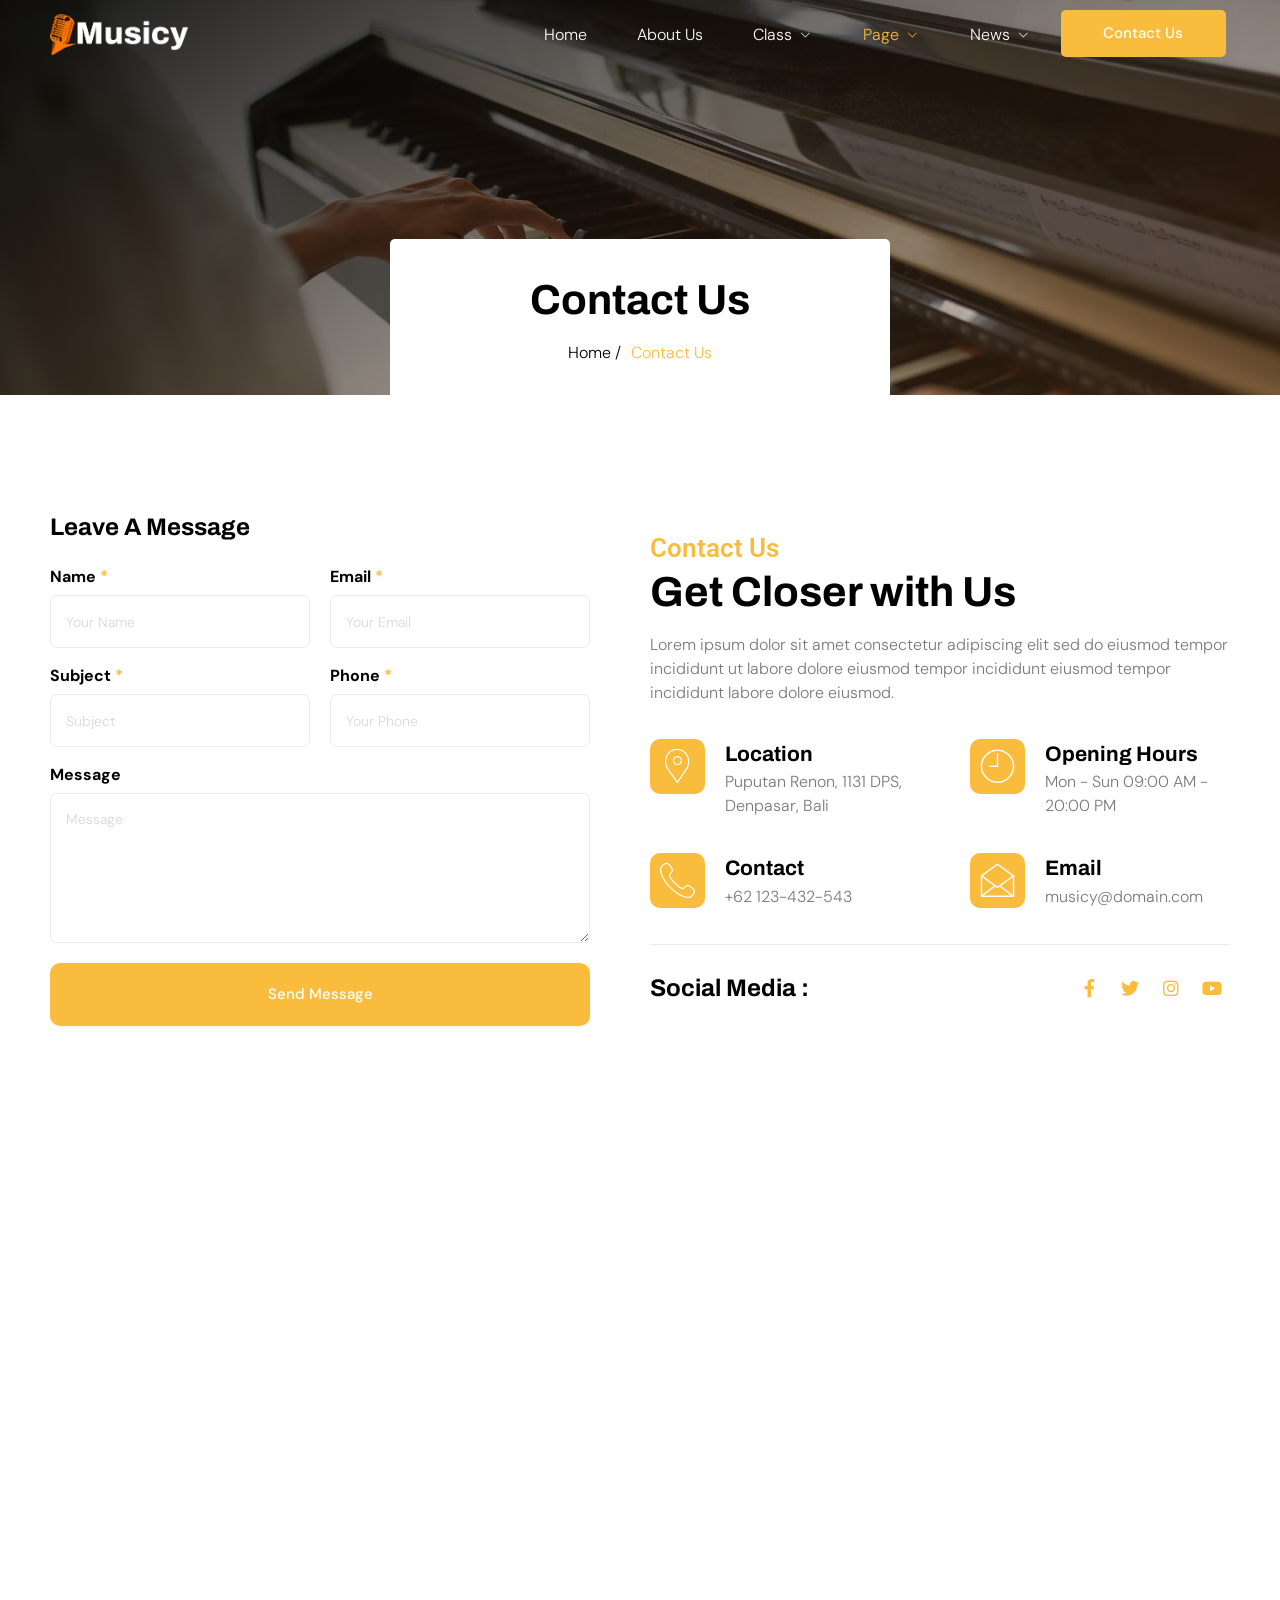
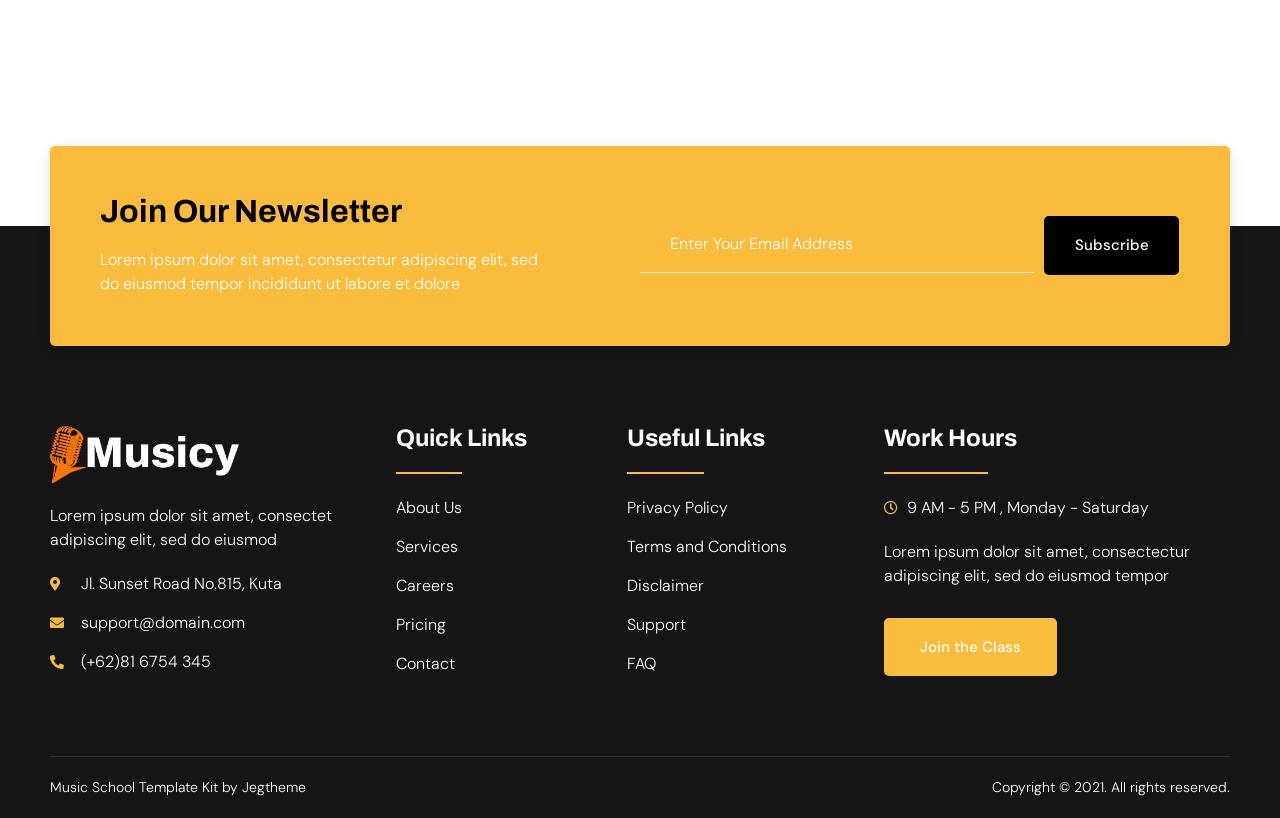
<file: musicy/contact-us.html>
<!DOCTYPE html>
<html lang="en-US">
<head>
	<meta http-equiv="Content-Type" content="text/html; charset=UTF-8"/>
	<meta name="viewport" content="width=device-width, initial-scale=1" />
	<link rel="profile" href="https://gmpg.org/xfn/11" />
	<link rel="pingback" href="https://templatekit.jegtheme.com/musicy/xmlrpc.php" />
	<title>Contact Us - Musicy</title>
	<link rel="canonical" href="https://templatekit.jegtheme.com/musicy/contact-us.html" />
<meta name='robots' content='max-image-preview:large' />
<script>
window._wpemojiSettings = {"baseUrl":"https:\/\/s.w.org\/images\/core\/emoji\/14.0.0\/72x72\/","ext":".png","svgUrl":"https:\/\/s.w.org\/images\/core\/emoji\/14.0.0\/svg\/","svgExt":".svg","source":{"concatemoji":"../musicy/wp-includes/js/wp-emoji-release.min.js"}};
/*! This file is auto-generated */
!function(e,a,t){var n,r,o,i=a.createElement("canvas"),p=i.getContext&&i.getContext("2d");function s(e,t){var a=String.fromCharCode,e=(p.clearRect(0,0,i.width,i.height),p.fillText(a.apply(this,e),0,0),i.toDataURL());return p.clearRect(0,0,i.width,i.height),p.fillText(a.apply(this,t),0,0),e===i.toDataURL()}function c(e){var t=a.createElement("script");t.src=e,t.defer=t.type="text/javascript",a.getElementsByTagName("head")[0].appendChild(t)}for(o=Array("flag","emoji"),t.supports={everything:!0,everythingExceptFlag:!0},r=0;r<o.length;r++)t.supports[o[r]]=function(e){if(p&&p.fillText)switch(p.textBaseline="top",p.font="600 32px Arial",e){case"flag":return s([127987,65039,8205,9895,65039],[127987,65039,8203,9895,65039])?!1:!s([55356,56826,55356,56819],[55356,56826,8203,55356,56819])&&!s([55356,57332,56128,56423,56128,56418,56128,56421,56128,56430,56128,56423,56128,56447],[55356,57332,8203,56128,56423,8203,56128,56418,8203,56128,56421,8203,56128,56430,8203,56128,56423,8203,56128,56447]);case"emoji":return!s([129777,127995,8205,129778,127999],[129777,127995,8203,129778,127999])}return!1}(o[r]),t.supports.everything=t.supports.everything&&t.supports[o[r]],"flag"!==o[r]&&(t.supports.everythingExceptFlag=t.supports.everythingExceptFlag&&t.supports[o[r]]);t.supports.everythingExceptFlag=t.supports.everythingExceptFlag&&!t.supports.flag,t.DOMReady=!1,t.readyCallback=function(){t.DOMReady=!0},t.supports.everything||(n=function(){t.readyCallback()},a.addEventListener?(a.addEventListener("DOMContentLoaded",n,!1),e.addEventListener("load",n,!1)):(e.attachEvent("onload",n),a.attachEvent("onreadystatechange",function(){"complete"===a.readyState&&t.readyCallback()})),(e=t.source||{}).concatemoji?c(e.concatemoji):e.wpemoji&&e.twemoji&&(c(e.twemoji),c(e.wpemoji)))}(window,document,window._wpemojiSettings);
</script>
<style>
img.wp-smiley,
img.emoji {
	display: inline !important;
	border: none !important;
	box-shadow: none !important;
	height: 1em !important;
	width: 1em !important;
	margin: 0 0.07em !important;
	vertical-align: -0.1em !important;
	background: none !important;
	padding: 0 !important;
}
</style>
	<link rel='stylesheet' id='jkit-elements-main-css' href='../musicy/wp-content/plugins/jeg-elementor-kit/assets/css/elements/main.css' media='all' />
<link rel='stylesheet' id='wp-block-library-css' href='../musicy/wp-includes/css/dist/block-library/style.min.css' media='all' />
<link rel='stylesheet' id='classic-theme-styles-css' href='../musicy/wp-includes/css/classic-themes.min.css' media='all' />
<style id='global-styles-inline-css'>
body{--wp--preset--color--black: #000000;--wp--preset--color--cyan-bluish-gray: #abb8c3;--wp--preset--color--white: #ffffff;--wp--preset--color--pale-pink: #f78da7;--wp--preset--color--vivid-red: #cf2e2e;--wp--preset--color--luminous-vivid-orange: #ff6900;--wp--preset--color--luminous-vivid-amber: #fcb900;--wp--preset--color--light-green-cyan: #7bdcb5;--wp--preset--color--vivid-green-cyan: #00d084;--wp--preset--color--pale-cyan-blue: #8ed1fc;--wp--preset--color--vivid-cyan-blue: #0693e3;--wp--preset--color--vivid-purple: #9b51e0;--wp--preset--gradient--vivid-cyan-blue-to-vivid-purple: linear-gradient(135deg,rgba(6,147,227,1) 0%,rgb(155,81,224) 100%);--wp--preset--gradient--light-green-cyan-to-vivid-green-cyan: linear-gradient(135deg,rgb(122,220,180) 0%,rgb(0,208,130) 100%);--wp--preset--gradient--luminous-vivid-amber-to-luminous-vivid-orange: linear-gradient(135deg,rgba(252,185,0,1) 0%,rgba(255,105,0,1) 100%);--wp--preset--gradient--luminous-vivid-orange-to-vivid-red: linear-gradient(135deg,rgba(255,105,0,1) 0%,rgb(207,46,46) 100%);--wp--preset--gradient--very-light-gray-to-cyan-bluish-gray: linear-gradient(135deg,rgb(238,238,238) 0%,rgb(169,184,195) 100%);--wp--preset--gradient--cool-to-warm-spectrum: linear-gradient(135deg,rgb(74,234,220) 0%,rgb(151,120,209) 20%,rgb(207,42,186) 40%,rgb(238,44,130) 60%,rgb(251,105,98) 80%,rgb(254,248,76) 100%);--wp--preset--gradient--blush-light-purple: linear-gradient(135deg,rgb(255,206,236) 0%,rgb(152,150,240) 100%);--wp--preset--gradient--blush-bordeaux: linear-gradient(135deg,rgb(254,205,165) 0%,rgb(254,45,45) 50%,rgb(107,0,62) 100%);--wp--preset--gradient--luminous-dusk: linear-gradient(135deg,rgb(255,203,112) 0%,rgb(199,81,192) 50%,rgb(65,88,208) 100%);--wp--preset--gradient--pale-ocean: linear-gradient(135deg,rgb(255,245,203) 0%,rgb(182,227,212) 50%,rgb(51,167,181) 100%);--wp--preset--gradient--electric-grass: linear-gradient(135deg,rgb(202,248,128) 0%,rgb(113,206,126) 100%);--wp--preset--gradient--midnight: linear-gradient(135deg,rgb(2,3,129) 0%,rgb(40,116,252) 100%);--wp--preset--duotone--dark-grayscale: url('#wp-duotone-dark-grayscale');--wp--preset--duotone--grayscale: url('#wp-duotone-grayscale');--wp--preset--duotone--purple-yellow: url('#wp-duotone-purple-yellow');--wp--preset--duotone--blue-red: url('#wp-duotone-blue-red');--wp--preset--duotone--midnight: url('#wp-duotone-midnight');--wp--preset--duotone--magenta-yellow: url('#wp-duotone-magenta-yellow');--wp--preset--duotone--purple-green: url('#wp-duotone-purple-green');--wp--preset--duotone--blue-orange: url('#wp-duotone-blue-orange');--wp--preset--font-size--small: 13px;--wp--preset--font-size--medium: 20px;--wp--preset--font-size--large: 36px;--wp--preset--font-size--x-large: 42px;--wp--preset--spacing--20: 0.44rem;--wp--preset--spacing--30: 0.67rem;--wp--preset--spacing--40: 1rem;--wp--preset--spacing--50: 1.5rem;--wp--preset--spacing--60: 2.25rem;--wp--preset--spacing--70: 3.38rem;--wp--preset--spacing--80: 5.06rem;}:where(.is-layout-flex){gap: 0.5em;}body .is-layout-flow > .alignleft{float: left;margin-inline-start: 0;margin-inline-end: 2em;}body .is-layout-flow > .alignright{float: right;margin-inline-start: 2em;margin-inline-end: 0;}body .is-layout-flow > .aligncenter{margin-left: auto !important;margin-right: auto !important;}body .is-layout-constrained > .alignleft{float: left;margin-inline-start: 0;margin-inline-end: 2em;}body .is-layout-constrained > .alignright{float: right;margin-inline-start: 2em;margin-inline-end: 0;}body .is-layout-constrained > .aligncenter{margin-left: auto !important;margin-right: auto !important;}body .is-layout-constrained > :where(:not(.alignleft):not(.alignright):not(.alignfull)){max-width: var(--wp--style--global--content-size);margin-left: auto !important;margin-right: auto !important;}body .is-layout-constrained > .alignwide{max-width: var(--wp--style--global--wide-size);}body .is-layout-flex{display: flex;}body .is-layout-flex{flex-wrap: wrap;align-items: center;}body .is-layout-flex > *{margin: 0;}:where(.wp-block-columns.is-layout-flex){gap: 2em;}.has-black-color{color: var(--wp--preset--color--black) !important;}.has-cyan-bluish-gray-color{color: var(--wp--preset--color--cyan-bluish-gray) !important;}.has-white-color{color: var(--wp--preset--color--white) !important;}.has-pale-pink-color{color: var(--wp--preset--color--pale-pink) !important;}.has-vivid-red-color{color: var(--wp--preset--color--vivid-red) !important;}.has-luminous-vivid-orange-color{color: var(--wp--preset--color--luminous-vivid-orange) !important;}.has-luminous-vivid-amber-color{color: var(--wp--preset--color--luminous-vivid-amber) !important;}.has-light-green-cyan-color{color: var(--wp--preset--color--light-green-cyan) !important;}.has-vivid-green-cyan-color{color: var(--wp--preset--color--vivid-green-cyan) !important;}.has-pale-cyan-blue-color{color: var(--wp--preset--color--pale-cyan-blue) !important;}.has-vivid-cyan-blue-color{color: var(--wp--preset--color--vivid-cyan-blue) !important;}.has-vivid-purple-color{color: var(--wp--preset--color--vivid-purple) !important;}.has-black-background-color{background-color: var(--wp--preset--color--black) !important;}.has-cyan-bluish-gray-background-color{background-color: var(--wp--preset--color--cyan-bluish-gray) !important;}.has-white-background-color{background-color: var(--wp--preset--color--white) !important;}.has-pale-pink-background-color{background-color: var(--wp--preset--color--pale-pink) !important;}.has-vivid-red-background-color{background-color: var(--wp--preset--color--vivid-red) !important;}.has-luminous-vivid-orange-background-color{background-color: var(--wp--preset--color--luminous-vivid-orange) !important;}.has-luminous-vivid-amber-background-color{background-color: var(--wp--preset--color--luminous-vivid-amber) !important;}.has-light-green-cyan-background-color{background-color: var(--wp--preset--color--light-green-cyan) !important;}.has-vivid-green-cyan-background-color{background-color: var(--wp--preset--color--vivid-green-cyan) !important;}.has-pale-cyan-blue-background-color{background-color: var(--wp--preset--color--pale-cyan-blue) !important;}.has-vivid-cyan-blue-background-color{background-color: var(--wp--preset--color--vivid-cyan-blue) !important;}.has-vivid-purple-background-color{background-color: var(--wp--preset--color--vivid-purple) !important;}.has-black-border-color{border-color: var(--wp--preset--color--black) !important;}.has-cyan-bluish-gray-border-color{border-color: var(--wp--preset--color--cyan-bluish-gray) !important;}.has-white-border-color{border-color: var(--wp--preset--color--white) !important;}.has-pale-pink-border-color{border-color: var(--wp--preset--color--pale-pink) !important;}.has-vivid-red-border-color{border-color: var(--wp--preset--color--vivid-red) !important;}.has-luminous-vivid-orange-border-color{border-color: var(--wp--preset--color--luminous-vivid-orange) !important;}.has-luminous-vivid-amber-border-color{border-color: var(--wp--preset--color--luminous-vivid-amber) !important;}.has-light-green-cyan-border-color{border-color: var(--wp--preset--color--light-green-cyan) !important;}.has-vivid-green-cyan-border-color{border-color: var(--wp--preset--color--vivid-green-cyan) !important;}.has-pale-cyan-blue-border-color{border-color: var(--wp--preset--color--pale-cyan-blue) !important;}.has-vivid-cyan-blue-border-color{border-color: var(--wp--preset--color--vivid-cyan-blue) !important;}.has-vivid-purple-border-color{border-color: var(--wp--preset--color--vivid-purple) !important;}.has-vivid-cyan-blue-to-vivid-purple-gradient-background{background: var(--wp--preset--gradient--vivid-cyan-blue-to-vivid-purple) !important;}.has-light-green-cyan-to-vivid-green-cyan-gradient-background{background: var(--wp--preset--gradient--light-green-cyan-to-vivid-green-cyan) !important;}.has-luminous-vivid-amber-to-luminous-vivid-orange-gradient-background{background: var(--wp--preset--gradient--luminous-vivid-amber-to-luminous-vivid-orange) !important;}.has-luminous-vivid-orange-to-vivid-red-gradient-background{background: var(--wp--preset--gradient--luminous-vivid-orange-to-vivid-red) !important;}.has-very-light-gray-to-cyan-bluish-gray-gradient-background{background: var(--wp--preset--gradient--very-light-gray-to-cyan-bluish-gray) !important;}.has-cool-to-warm-spectrum-gradient-background{background: var(--wp--preset--gradient--cool-to-warm-spectrum) !important;}.has-blush-light-purple-gradient-background{background: var(--wp--preset--gradient--blush-light-purple) !important;}.has-blush-bordeaux-gradient-background{background: var(--wp--preset--gradient--blush-bordeaux) !important;}.has-luminous-dusk-gradient-background{background: var(--wp--preset--gradient--luminous-dusk) !important;}.has-pale-ocean-gradient-background{background: var(--wp--preset--gradient--pale-ocean) !important;}.has-electric-grass-gradient-background{background: var(--wp--preset--gradient--electric-grass) !important;}.has-midnight-gradient-background{background: var(--wp--preset--gradient--midnight) !important;}.has-small-font-size{font-size: var(--wp--preset--font-size--small) !important;}.has-medium-font-size{font-size: var(--wp--preset--font-size--medium) !important;}.has-large-font-size{font-size: var(--wp--preset--font-size--large) !important;}.has-x-large-font-size{font-size: var(--wp--preset--font-size--x-large) !important;}
.wp-block-navigation a:where(:not(.wp-element-button)){color: inherit;}
:where(.wp-block-columns.is-layout-flex){gap: 2em;}
.wp-block-pullquote{font-size: 1.5em;line-height: 1.6;}
</style>
<link rel='stylesheet' id='allow-webp-image-css' href='../musicy/wp-content/plugins/allow-webp-image/public/css/allow-webp-image-public.css' media='all' />
<link rel='stylesheet' id='template-kit-export-css' href='../musicy/wp-content/plugins/template-kit-export/public/assets/css/template-kit-export-public.min.css' media='all' />
<link rel='stylesheet' id='hfe-style-css' href='../musicy/wp-content/plugins/header-footer-elementor/assets/css/header-footer-elementor.css' media='all' />
<link rel='stylesheet' id='elementor-icons-css' href='../musicy/wp-content/plugins/elementor/assets/lib/eicons/css/elementor-icons.min.css' media='all' />
<link rel='stylesheet' id='elementor-frontend-css' href='../musicy/wp-content/plugins/elementor/assets/css/frontend.min.css' media='all' />
<link rel='stylesheet' id='swiper-css' href='../musicy/wp-content/plugins/elementor/assets/lib/swiper/css/swiper.min.css' media='all' />
<link rel='stylesheet' id='elementor-post-7-css' href='../musicy/wp-content/uploads/sites/121/elementor/css/post-7.css' media='all' />
<link rel='stylesheet' id='elementor-global-css' href='../musicy/wp-content/uploads/sites/121/elementor/css/global.css' media='all' />
<link rel='stylesheet' id='elementor-post-569-css' href='../musicy/wp-content/uploads/sites/121/elementor/css/post-569.css' media='all' />
<link rel='stylesheet' id='hfe-widgets-style-css' href='../musicy/wp-content/plugins/header-footer-elementor/inc/widgets-css/frontend.css' media='all' />
<link rel='stylesheet' id='font-awesome-5-all-css' href='../musicy/wp-content/plugins/elementor/assets/lib/font-awesome/css/all.min.css' media='all' />
<link rel='stylesheet' id='font-awesome-4-shim-css' href='../musicy/wp-content/plugins/elementor/assets/lib/font-awesome/css/v4-shims.min.css' media='all' />
<link rel='stylesheet' id='elementor-post-390-css' href='../musicy/wp-content/uploads/sites/121/elementor/css/post-390.css' media='all' />
<link rel='stylesheet' id='elementor-post-382-css' href='../musicy/wp-content/uploads/sites/121/elementor/css/post-382.css' media='all' />
<link rel='stylesheet' id='hello-elementor-css' href='../musicy/wp-content/themes/hello-elementor/style.min.css' media='all' />
<link rel='stylesheet' id='hello-elementor-theme-style-css' href='../musicy/wp-content/themes/hello-elementor/theme.min.css' media='all' />
<link rel='stylesheet' id='google-fonts-1-css' href='https://fonts.googleapis.com/css?family=Roboto%3A100%2C100italic%2C200%2C200italic%2C300%2C300italic%2C400%2C400italic%2C500%2C500italic%2C600%2C600italic%2C700%2C700italic%2C800%2C800italic%2C900%2C900italic%7CRoboto+Slab%3A100%2C100italic%2C200%2C200italic%2C300%2C300italic%2C400%2C400italic%2C500%2C500italic%2C600%2C600italic%2C700%2C700italic%2C800%2C800italic%2C900%2C900italic%7CDM+Sans%3A100%2C100italic%2C200%2C200italic%2C300%2C300italic%2C400%2C400italic%2C500%2C500italic%2C600%2C600italic%2C700%2C700italic%2C800%2C800italic%2C900%2C900italic%7CArchivo%3A100%2C100italic%2C200%2C200italic%2C300%2C300italic%2C400%2C400italic%2C500%2C500italic%2C600%2C600italic%2C700%2C700italic%2C800%2C800italic%2C900%2C900italic%7CAlex+Brush%3A100%2C100italic%2C200%2C200italic%2C300%2C300italic%2C400%2C400italic%2C500%2C500italic%2C600%2C600italic%2C700%2C700italic%2C800%2C800italic%2C900%2C900italic%7CAllura%3A100%2C100italic%2C200%2C200italic%2C300%2C300italic%2C400%2C400italic%2C500%2C500italic%2C600%2C600italic%2C700%2C700italic%2C800%2C800italic%2C900%2C900italic&#038;display=auto&#038;ver=6.1.3' media='all' />
<link rel='stylesheet' id='elementor-icons-jkiticon-css' href='../musicy/wp-content/plugins/jeg-elementor-kit/assets/fonts/jkiticon/jkiticon.css' media='all' />
<link rel='stylesheet' id='elementor-icons-shared-0-css' href='../musicy/wp-content/plugins/elementor/assets/lib/font-awesome/css/fontawesome.min.css' media='all' />
<link rel='stylesheet' id='elementor-icons-fa-brands-css' href='../musicy/wp-content/plugins/elementor/assets/lib/font-awesome/css/brands.min.css' media='all' />
<link rel='stylesheet' id='elementor-icons-fa-solid-css' href='../musicy/wp-content/plugins/elementor/assets/lib/font-awesome/css/solid.min.css' media='all' />
<link rel='stylesheet' id='elementor-icons-fa-regular-css' href='../musicy/wp-content/plugins/elementor/assets/lib/font-awesome/css/regular.min.css' media='all' />
<link rel="preconnect" href="https://fonts.gstatic.com/" crossorigin><script src='../musicy/wp-includes/js/jquery/jquery.min.js' id='jquery-core-js'></script>
<script src='../musicy/wp-includes/js/jquery/jquery-migrate.min.js' id='jquery-migrate-js'></script>
<script src='../musicy/wp-content/plugins/allow-webp-image/public/js/allow-webp-image-public.js' id='allow-webp-image-js'></script>
<script src='../musicy/wp-content/plugins/template-kit-export/public/assets/js/template-kit-export-public.min.js' id='template-kit-export-js'></script>
<script src='../musicy/wp-content/plugins/elementor/assets/lib/font-awesome/js/v4-shims.min.js' id='font-awesome-4-shim-js'></script>
<link rel="https://api.w.org/" href="https://templatekit.jegtheme.com/musicy/wp-json/" /><link rel="EditURI" type="application/rsd+xml" title="RSD" href="https://templatekit.jegtheme.com/musicy/xmlrpc.php?rsd" />
<link rel="wlwmanifest" type="application/wlwmanifest+xml" href="https://templatekit.jegtheme.com/musicy/wp-includes/wlwmanifest.xml" />
<meta name="generator" content="WordPress 6.1.3" />
<link rel='shortlink' href='https://templatekit.jegtheme.com/musicy/?p=569' />
<meta name="generator" content="Elementor 3.12.1; features: e_dom_optimization, e_optimized_assets_loading, a11y_improvements, additional_custom_breakpoints; settings: css_print_method-external, google_font-enabled, font_display-auto">
</head>
<body class="page-template page-template-elementor_header_footer page page-id-569 ehf-header ehf-footer ehf-template-hello-elementor ehf-stylesheet-hello-elementor jkit-color-scheme elementor-default elementor-template-full-width elementor-kit-7 elementor-page elementor-page-569">
<svg xmlns="http://www.w3.org/2000/svg" viewBox="0 0 0 0" width="0" height="0" focusable="false" role="none" style="visibility: hidden; position: absolute; left: -9999px; overflow: hidden;" ><defs><filter id="wp-duotone-dark-grayscale"><feColorMatrix color-interpolation-filters="sRGB" type="matrix" values=" .299 .587 .114 0 0 .299 .587 .114 0 0 .299 .587 .114 0 0 .299 .587 .114 0 0 " /><feComponentTransfer color-interpolation-filters="sRGB" ><feFuncR type="table" tableValues="0 0.49803921568627" /><feFuncG type="table" tableValues="0 0.49803921568627" /><feFuncB type="table" tableValues="0 0.49803921568627" /><feFuncA type="table" tableValues="1 1" /></feComponentTransfer><feComposite in2="SourceGraphic" operator="in" /></filter></defs></svg><svg xmlns="http://www.w3.org/2000/svg" viewBox="0 0 0 0" width="0" height="0" focusable="false" role="none" style="visibility: hidden; position: absolute; left: -9999px; overflow: hidden;" ><defs><filter id="wp-duotone-grayscale"><feColorMatrix color-interpolation-filters="sRGB" type="matrix" values=" .299 .587 .114 0 0 .299 .587 .114 0 0 .299 .587 .114 0 0 .299 .587 .114 0 0 " /><feComponentTransfer color-interpolation-filters="sRGB" ><feFuncR type="table" tableValues="0 1" /><feFuncG type="table" tableValues="0 1" /><feFuncB type="table" tableValues="0 1" /><feFuncA type="table" tableValues="1 1" /></feComponentTransfer><feComposite in2="SourceGraphic" operator="in" /></filter></defs></svg><svg xmlns="http://www.w3.org/2000/svg" viewBox="0 0 0 0" width="0" height="0" focusable="false" role="none" style="visibility: hidden; position: absolute; left: -9999px; overflow: hidden;" ><defs><filter id="wp-duotone-purple-yellow"><feColorMatrix color-interpolation-filters="sRGB" type="matrix" values=" .299 .587 .114 0 0 .299 .587 .114 0 0 .299 .587 .114 0 0 .299 .587 .114 0 0 " /><feComponentTransfer color-interpolation-filters="sRGB" ><feFuncR type="table" tableValues="0.54901960784314 0.98823529411765" /><feFuncG type="table" tableValues="0 1" /><feFuncB type="table" tableValues="0.71764705882353 0.25490196078431" /><feFuncA type="table" tableValues="1 1" /></feComponentTransfer><feComposite in2="SourceGraphic" operator="in" /></filter></defs></svg><svg xmlns="http://www.w3.org/2000/svg" viewBox="0 0 0 0" width="0" height="0" focusable="false" role="none" style="visibility: hidden; position: absolute; left: -9999px; overflow: hidden;" ><defs><filter id="wp-duotone-blue-red"><feColorMatrix color-interpolation-filters="sRGB" type="matrix" values=" .299 .587 .114 0 0 .299 .587 .114 0 0 .299 .587 .114 0 0 .299 .587 .114 0 0 " /><feComponentTransfer color-interpolation-filters="sRGB" ><feFuncR type="table" tableValues="0 1" /><feFuncG type="table" tableValues="0 0.27843137254902" /><feFuncB type="table" tableValues="0.5921568627451 0.27843137254902" /><feFuncA type="table" tableValues="1 1" /></feComponentTransfer><feComposite in2="SourceGraphic" operator="in" /></filter></defs></svg><svg xmlns="http://www.w3.org/2000/svg" viewBox="0 0 0 0" width="0" height="0" focusable="false" role="none" style="visibility: hidden; position: absolute; left: -9999px; overflow: hidden;" ><defs><filter id="wp-duotone-midnight"><feColorMatrix color-interpolation-filters="sRGB" type="matrix" values=" .299 .587 .114 0 0 .299 .587 .114 0 0 .299 .587 .114 0 0 .299 .587 .114 0 0 " /><feComponentTransfer color-interpolation-filters="sRGB" ><feFuncR type="table" tableValues="0 0" /><feFuncG type="table" tableValues="0 0.64705882352941" /><feFuncB type="table" tableValues="0 1" /><feFuncA type="table" tableValues="1 1" /></feComponentTransfer><feComposite in2="SourceGraphic" operator="in" /></filter></defs></svg><svg xmlns="http://www.w3.org/2000/svg" viewBox="0 0 0 0" width="0" height="0" focusable="false" role="none" style="visibility: hidden; position: absolute; left: -9999px; overflow: hidden;" ><defs><filter id="wp-duotone-magenta-yellow"><feColorMatrix color-interpolation-filters="sRGB" type="matrix" values=" .299 .587 .114 0 0 .299 .587 .114 0 0 .299 .587 .114 0 0 .299 .587 .114 0 0 " /><feComponentTransfer color-interpolation-filters="sRGB" ><feFuncR type="table" tableValues="0.78039215686275 1" /><feFuncG type="table" tableValues="0 0.94901960784314" /><feFuncB type="table" tableValues="0.35294117647059 0.47058823529412" /><feFuncA type="table" tableValues="1 1" /></feComponentTransfer><feComposite in2="SourceGraphic" operator="in" /></filter></defs></svg><svg xmlns="http://www.w3.org/2000/svg" viewBox="0 0 0 0" width="0" height="0" focusable="false" role="none" style="visibility: hidden; position: absolute; left: -9999px; overflow: hidden;" ><defs><filter id="wp-duotone-purple-green"><feColorMatrix color-interpolation-filters="sRGB" type="matrix" values=" .299 .587 .114 0 0 .299 .587 .114 0 0 .299 .587 .114 0 0 .299 .587 .114 0 0 " /><feComponentTransfer color-interpolation-filters="sRGB" ><feFuncR type="table" tableValues="0.65098039215686 0.40392156862745" /><feFuncG type="table" tableValues="0 1" /><feFuncB type="table" tableValues="0.44705882352941 0.4" /><feFuncA type="table" tableValues="1 1" /></feComponentTransfer><feComposite in2="SourceGraphic" operator="in" /></filter></defs></svg><svg xmlns="http://www.w3.org/2000/svg" viewBox="0 0 0 0" width="0" height="0" focusable="false" role="none" style="visibility: hidden; position: absolute; left: -9999px; overflow: hidden;" ><defs><filter id="wp-duotone-blue-orange"><feColorMatrix color-interpolation-filters="sRGB" type="matrix" values=" .299 .587 .114 0 0 .299 .587 .114 0 0 .299 .587 .114 0 0 .299 .587 .114 0 0 " /><feComponentTransfer color-interpolation-filters="sRGB" ><feFuncR type="table" tableValues="0.098039215686275 1" /><feFuncG type="table" tableValues="0 0.66274509803922" /><feFuncB type="table" tableValues="0.84705882352941 0.41960784313725" /><feFuncA type="table" tableValues="1 1" /></feComponentTransfer><feComposite in2="SourceGraphic" operator="in" /></filter></defs></svg><div id="page" class="hfeed site">
		<header id="masthead" itemscope="itemscope" itemtype="https://schema.org/WPHeader">
			<p class="main-title bhf-hidden" itemprop="headline"><a href="../musicy.html" title="Musicy" rel="home">Musicy</a></p>
					<div data-elementor-type="wp-post" data-elementor-id="390" class="elementor elementor-390">
									<section class="elementor-section elementor-top-section elementor-element elementor-element-8c18685 elementor-section-boxed elementor-section-height-default elementor-section-height-default" data-id="8c18685" data-element_type="section">
						<div class="elementor-container elementor-column-gap-no">
					<div class="elementor-column elementor-col-33 elementor-top-column elementor-element elementor-element-52d522e" data-id="52d522e" data-element_type="column">
			<div class="elementor-widget-wrap elementor-element-populated">
								<div class="elementor-element elementor-element-75d4395 elementor-widget elementor-widget-image" data-id="75d4395" data-element_type="widget" data-widget_type="image.default">
				<div class="elementor-widget-container">
															<img width="653" height="200" src="../musicy/wp-content/uploads/sites/121/2021/07/logo-2.png" class="attachment-full size-full wp-image-375" alt="" decoding="async" loading="lazy" srcset="../musicy/wp-content/uploads/sites/121/2021/07/logo-2.png 653w, ../musicy/wp-content/uploads/sites/121/2021/07/logo-2-300x92.png 300w" sizes="(max-width: 653px) 100vw, 653px" />															</div>
				</div>
					</div>
		</div>
				<div class="elementor-column elementor-col-33 elementor-top-column elementor-element elementor-element-82da5d4" data-id="82da5d4" data-element_type="column">
			<div class="elementor-widget-wrap elementor-element-populated">
								<div class="elementor-element elementor-element-42ca736 elementor-widget elementor-widget-jkit_nav_menu" data-id="42ca736" data-element_type="widget" data-widget_type="jkit_nav_menu.default">
				<div class="elementor-widget-container">
			<div  class="jeg-elementor-kit jkit-nav-menu break-point-tablet submenu-click-title jeg_module_569__64ef33bfb33c6"  data-item-indicator="&lt;i aria-hidden=&quot;true&quot; class=&quot;jki jki-chevron-down-line&quot;&gt;&lt;/i&gt;"><button class="jkit-hamburger-menu"><i aria-hidden="true" class="fas fa-bars"></i></button>
        <div class="jkit-menu-wrapper"><div class="jkit-menu-container"><ul id="menu-menu-1" class="jkit-menu jkit-menu-direction-flex jkit-submenu-position-top"><li id="menu-item-53" class="menu-item menu-item-type-post_type menu-item-object-page menu-item-home menu-item-53"><a href="../musicy.html">Home</a></li>
<li id="menu-item-811" class="menu-item menu-item-type-post_type menu-item-object-page menu-item-811"><a href="../musicy/about-us.html">About Us</a></li>
<li id="menu-item-56" class="menu-item menu-item-type-custom menu-item-object-custom menu-item-has-children menu-item-56"><a href="#">Class</a>
<ul class="sub-menu">
	<li id="menu-item-810" class="menu-item menu-item-type-post_type menu-item-object-page menu-item-810"><a href="../musicy/class.html">Class</a></li>
	<li id="menu-item-804" class="menu-item menu-item-type-post_type menu-item-object-page menu-item-804"><a href="../musicy/class-detail.html">Class Detail</a></li>
</ul>
</li>
<li id="menu-item-57" class="menu-item menu-item-type-custom menu-item-object-custom current-menu-ancestor current-menu-parent menu-item-has-children menu-item-57"><a href="#">Page</a>
<ul class="sub-menu">
	<li id="menu-item-803" class="menu-item menu-item-type-post_type menu-item-object-page menu-item-803"><a href="../musicy/pricing-plan.html">Pricing Plan</a></li>
	<li id="menu-item-808" class="menu-item menu-item-type-post_type menu-item-object-page menu-item-808"><a href="../musicy/404-page.html">404 Page</a></li>
	<li id="menu-item-809" class="menu-item menu-item-type-post_type menu-item-object-page menu-item-809"><a href="../musicy/teacher.html">Teacher</a></li>
	<li id="menu-item-805" class="menu-item menu-item-type-post_type menu-item-object-page menu-item-805"><a href="../musicy/faq.html">FAQ</a></li>
	<li id="menu-item-807" class="menu-item menu-item-type-post_type menu-item-object-page current-menu-item page_item page-item-569 current_page_item menu-item-807"><a href="../musicy/contact-us.html" aria-current="page">Contact Us</a></li>
</ul>
</li>
<li id="menu-item-58" class="menu-item menu-item-type-custom menu-item-object-custom menu-item-has-children menu-item-58"><a href="#">News</a>
<ul class="sub-menu">
	<li id="menu-item-806" class="menu-item menu-item-type-post_type menu-item-object-page menu-item-806"><a href="../musicy/news.html">News</a></li>
	<li id="menu-item-883" class="menu-item menu-item-type-post_type menu-item-object-post menu-item-883"><a href="../musicy/2021/07/09/this-is-the-tips-to-get-better-at-sight-reading.html">Single News</a></li>
</ul>
</li>
</ul></div>
            <div class="jkit-nav-identity-panel">
                <div class="jkit-nav-site-title"><a href="../musicy.html" class="jkit-nav-logo"><img src="../musicy/wp-content/uploads/sites/121/2021/07/logo-2.png" ></a></div>
                <button class="jkit-close-menu"><i aria-hidden="true" class="fas fa-times"></i></button>
            </div>
        </div>
        <div class="jkit-overlay"></div></div>		</div>
				</div>
					</div>
		</div>
				<div class="elementor-column elementor-col-33 elementor-top-column elementor-element elementor-element-27e377c elementor-hidden-tablet elementor-hidden-phone" data-id="27e377c" data-element_type="column">
			<div class="elementor-widget-wrap elementor-element-populated">
								<div class="elementor-element elementor-element-b780c3a elementor-align-justify elementor-widget elementor-widget-button" data-id="b780c3a" data-element_type="widget" data-widget_type="button.default">
				<div class="elementor-widget-container">
					<div class="elementor-button-wrapper">
			<a href="#" class="elementor-button-link elementor-button elementor-size-sm" role="button">
						<span class="elementor-button-content-wrapper">
						<span class="elementor-button-text">Contact Us</span>
		</span>
					</a>
		</div>
				</div>
				</div>
					</div>
		</div>
							</div>
		</section>
							</div>
				</header>
			<div data-elementor-type="wp-page" data-elementor-id="569" class="elementor elementor-569">
									<section class="elementor-section elementor-top-section elementor-element elementor-element-b85df2c elementor-section-boxed elementor-section-height-default elementor-section-height-default" data-id="b85df2c" data-element_type="section" data-settings="{&quot;background_background&quot;:&quot;classic&quot;}">
							<div class="elementor-background-overlay"></div>
							<div class="elementor-container elementor-column-gap-no">
					<div class="elementor-column elementor-col-100 elementor-top-column elementor-element elementor-element-c549364" data-id="c549364" data-element_type="column">
			<div class="elementor-widget-wrap elementor-element-populated">
								<section class="elementor-section elementor-inner-section elementor-element elementor-element-cb6f176 elementor-section-boxed elementor-section-height-default elementor-section-height-default" data-id="cb6f176" data-element_type="section">
						<div class="elementor-container elementor-column-gap-no">
					<div class="elementor-column elementor-col-100 elementor-inner-column elementor-element elementor-element-6a6f34c" data-id="6a6f34c" data-element_type="column" data-settings="{&quot;background_background&quot;:&quot;classic&quot;}">
			<div class="elementor-widget-wrap elementor-element-populated">
								<div class="elementor-element elementor-element-61ad658 elementor-widget elementor-widget-heading" data-id="61ad658" data-element_type="widget" data-widget_type="heading.default">
				<div class="elementor-widget-container">
			<h2 class="elementor-heading-title elementor-size-default">Contact Us</h2>		</div>
				</div>
				<div class="elementor-element elementor-element-228f105 elementor-widget__width-auto elementor-widget elementor-widget-text-editor" data-id="228f105" data-element_type="widget" data-widget_type="text-editor.default">
				<div class="elementor-widget-container">
							Home /						</div>
				</div>
				<div class="elementor-element elementor-element-04c0f68 elementor-widget__width-auto elementor-widget elementor-widget-text-editor" data-id="04c0f68" data-element_type="widget" data-widget_type="text-editor.default">
				<div class="elementor-widget-container">
							Contact Us						</div>
				</div>
					</div>
		</div>
							</div>
		</section>
					</div>
		</div>
							</div>
		</section>
				<section class="elementor-section elementor-top-section elementor-element elementor-element-ece80bd elementor-section-content-middle elementor-reverse-tablet elementor-reverse-mobile elementor-section-boxed elementor-section-height-default elementor-section-height-default" data-id="ece80bd" data-element_type="section">
						<div class="elementor-container elementor-column-gap-no">
					<div class="elementor-column elementor-col-50 elementor-top-column elementor-element elementor-element-c2f9fec" data-id="c2f9fec" data-element_type="column">
			<div class="elementor-widget-wrap elementor-element-populated">
								<div class="elementor-element elementor-element-bf0b4f2 elementor-widget elementor-widget-heading" data-id="bf0b4f2" data-element_type="widget" data-widget_type="heading.default">
				<div class="elementor-widget-container">
			<h4 class="elementor-heading-title elementor-size-default">Leave A Message</h4>		</div>
				</div>
				<div class="elementor-element elementor-element-5d05ba1 elementor-widget elementor-widget-metform" data-id="5d05ba1" data-element_type="widget" data-widget_type="metform.default">
				<div class="elementor-widget-container">
			<div id="mf-response-props-id-578" data-previous-steps-style="" data-editswitchopen="" data-response_type="alert" data-erroricon="fas fa-exclamation-triangle" data-successicon="fas fa-check" data-messageposition="top" class="   mf-scroll-top-no">
		<div class="formpicker_warper formpicker_warper_editable" data-metform-formpicker-key="578" >
			<div class="elementor-widget-container">
		<div
			id="metform-wrap-5d05ba1-578"
			class="mf-form-wrapper"
			data-form-id="578"
			data-action="https://templatekit.jegtheme.com/musicy/wp-json/metform/v1/entries/insert/578"
			data-wp-nonce="6670119b32"
			data-form-nonce="9d3ff9d5f7"
			data-quiz-summery = "false"
			data-save-progress = "false"
			data-form-type="contact_form"
			data-stop-vertical-effect=""
			></div>
		<!----------------------------- 
			* controls_data : find the the props passed indie of data attribute
			* props.SubmitResponseMarkup : contains the markup of error or success message
			* https://developer.mozilla.org/en-US/docs/Web/JavaScript/Reference/Template_literals
		--------------------------- -->
				<script type="text/mf" class="mf-template">
			function controls_data (value){
				let currentWrapper = "mf-response-props-id-578";
				let currentEl = document.getElementById(currentWrapper);
				return currentEl ? currentEl.dataset[value] : false
			}
			let is_edit_mode = '' ? true : false;
			let message_position = controls_data('messageposition') || 'top';
			let message_successIcon = controls_data('successicon') || '';
			let message_errorIcon = controls_data('erroricon') || '';
			let message_editSwitch = controls_data('editswitchopen') === 'yes' ? true : false;
			let message_proClass = controls_data('editswitchopen') === 'yes' ? 'mf_pro_activated' : '';
			let is_dummy_markup = is_edit_mode && message_editSwitch ? true : false;
			return html`
				<form
					className="metform-form-content"
					ref=${parent.formContainerRef}
					onSubmit=${ validation.handleSubmit( parent.handleFormSubmit ) }
					>
					${is_dummy_markup ? message_position === 'top' ?  props.ResponseDummyMarkup(message_successIcon, message_proClass) : '' : ''}
					${is_dummy_markup ? ' ' :  message_position === 'top' ? props.SubmitResponseMarkup`${parent}${state}${message_successIcon}${message_errorIcon}${message_proClass}` : ''}
					<!--------------------------------------------------------
					*** IMPORTANT / DANGEROUS ***
					${html``} must be used as in immediate child of "metform-form-main-wrapper"
					class otherwise multistep form will not run at all
					---------------------------------------------------------->
					<div className="metform-form-main-wrapper" key=${'hide-form-after-submit'} ref=${parent.formRef}>
					${html`
								<div data-elementor-type="wp-post" key="2" data-elementor-id="578" className="elementor elementor-578">
									<section className="elementor-section elementor-top-section elementor-element elementor-element-ad66ffa elementor-section-boxed elementor-section-height-default elementor-section-height-default" data-id="ad66ffa" data-element_type="section" data-settings="{&quot;background_background&quot;:&quot;classic&quot;}">
						<div className="elementor-container elementor-column-gap-default">
					<div className="elementor-column elementor-col-100 elementor-top-column elementor-element elementor-element-574c9e1" data-id="574c9e1" data-element_type="column">
			<div className="elementor-widget-wrap elementor-element-populated">
								<section className="elementor-section elementor-inner-section elementor-element elementor-element-8af742e elementor-section-boxed elementor-section-height-default elementor-section-height-default" data-id="8af742e" data-element_type="section">
						<div className="elementor-container elementor-column-gap-default">
					<div className="elementor-column elementor-col-50 elementor-inner-column elementor-element elementor-element-6ae5856" data-id="6ae5856" data-element_type="column">
			<div className="elementor-widget-wrap elementor-element-populated">
								<div className="elementor-element elementor-element-7c4cc93 elementor-widget elementor-widget-mf-text" data-id="7c4cc93" data-element_type="widget" data-settings="{&quot;mf_input_name&quot;:&quot;mf-text&quot;}" data-widget_type="mf-text.default">
				<div className="elementor-widget-container">
		<div className="mf-input-wrapper">
							<label className="mf-input-label" htmlFor="mf-input-text-7c4cc93">
					${ parent.decodeEntities(`Name`) } 					<span className="mf-input-required-indicator">*</span>
				</label>
			<input
				type="text"
				className="mf-input "
				id="mf-input-text-7c4cc93"
				name="mf-text"
				placeholder="${ parent.decodeEntities(`Your Name`) } "
									onInput=${parent.handleChange}
					aria-invalid=${validation.errors['mf-text'] ? 'true' : 'false'}
					ref=${el =>{
												parent.activateValidation({"message":"This field is required.","minLength":1,"maxLength":"","type":"none","required":true,"expression":"null"}, el)
					}}
								/>
							<${validation.ErrorMessage}
					errors=${validation.errors}
					name="mf-text"
					as=${html`<span className="mf-error-message"></span>`}
					/>
					</div>
				</div>
				</div>
					</div>
		</div>
				<div className="elementor-column elementor-col-50 elementor-inner-column elementor-element elementor-element-595dd09" data-id="595dd09" data-element_type="column">
			<div className="elementor-widget-wrap elementor-element-populated">
								<div className="elementor-element elementor-element-13cb966 elementor-widget elementor-widget-mf-email" data-id="13cb966" data-element_type="widget" data-settings="{&quot;mf_input_name&quot;:&quot;mf-email&quot;}" data-widget_type="mf-email.default">
				<div className="elementor-widget-container">
		<div className="mf-input-wrapper">
							<label className="mf-input-label" htmlFor="mf-input-email-13cb966">
					${ parent.decodeEntities(`Email`) } 					<span className="mf-input-required-indicator">*</span>
				</label>
			<input 
				type="email" 
				defaultValue="" 
				className="mf-input " 
				id="mf-input-email-13cb966" 
				name="mf-email" 
				placeholder="${ parent.decodeEntities(`Your Email`) } " 
				onBlur=${parent.handleChange} onFocus=${parent.handleChange} aria-invalid=${validation.errors['mf-email'] ? 'true' : 'false' } 
				ref=${el=> parent.activateValidation({"message":"This field is required.","emailMessage":"Please enter a valid Email address","minLength":1,"maxLength":"","type":"none","required":true,"expression":"null"}, el)}
							/>
						<${validation.ErrorMessage} 
				errors=${validation.errors} 
				name="mf-email" 
				as=${html`<span className="mf-error-message"></span>`}
			/>
					</div>
		</div>
				</div>
					</div>
		</div>
							</div>
		</section>
				<section className="elementor-section elementor-inner-section elementor-element elementor-element-2a52f4c elementor-section-boxed elementor-section-height-default elementor-section-height-default" data-id="2a52f4c" data-element_type="section">
						<div className="elementor-container elementor-column-gap-default">
					<div className="elementor-column elementor-col-50 elementor-inner-column elementor-element elementor-element-166bb05" data-id="166bb05" data-element_type="column">
			<div className="elementor-widget-wrap elementor-element-populated">
								<div className="elementor-element elementor-element-35fb141 elementor-widget elementor-widget-mf-text" data-id="35fb141" data-element_type="widget" data-settings="{&quot;mf_input_name&quot;:&quot;mf-text&quot;}" data-widget_type="mf-text.default">
				<div className="elementor-widget-container">
		<div className="mf-input-wrapper">
							<label className="mf-input-label" htmlFor="mf-input-text-35fb141">
					${ parent.decodeEntities(`Subject`) } 					<span className="mf-input-required-indicator">*</span>
				</label>
			<input
				type="text"
				className="mf-input "
				id="mf-input-text-35fb141"
				name="mf-text"
				placeholder="${ parent.decodeEntities(`Subject`) } "
									onInput=${parent.handleChange}
					aria-invalid=${validation.errors['mf-text'] ? 'true' : 'false'}
					ref=${el =>{
												parent.activateValidation({"message":"This field is required.","minLength":1,"maxLength":"","type":"none","required":true,"expression":"null"}, el)
					}}
								/>
							<${validation.ErrorMessage}
					errors=${validation.errors}
					name="mf-text"
					as=${html`<span className="mf-error-message"></span>`}
					/>
					</div>
				</div>
				</div>
					</div>
		</div>
				<div className="elementor-column elementor-col-50 elementor-inner-column elementor-element elementor-element-de3cb5f" data-id="de3cb5f" data-element_type="column">
			<div className="elementor-widget-wrap elementor-element-populated">
								<div className="elementor-element elementor-element-4e7a034 elementor-widget elementor-widget-mf-telephone" data-id="4e7a034" data-element_type="widget" data-settings="{&quot;mf_input_name&quot;:&quot;mf-telephone&quot;}" data-widget_type="mf-telephone.default">
				<div className="elementor-widget-container">
		<div className="mf-input-wrapper">
							<label className="mf-input-label" htmlFor="mf-input-telephone-4e7a034">
					${ parent.decodeEntities(`Phone`) } 					<span className="mf-input-required-indicator">*</span>
				</label>
			<input
				type="tel"
				className="mf-input "
				id="mf-input-telephone-4e7a034" 
				name="mf-telephone"
				placeholder="${ parent.decodeEntities(`Your Phone`) } "
									onInput=${parent.handleChange}
					aria-invalid=${validation.errors['mf-telephone'] ? 'true' : 'false'}
					ref=${el => parent.activateValidation({"message":"This field is required.","minLength":1,"maxLength":"","type":"none","required":true,"expression":"null"}, el)}
								/>
							<${validation.ErrorMessage}
					errors=${validation.errors}
					name="mf-telephone"
					as=${html`<span className="mf-error-message"></span>`}
					/>
		</div>
				</div>
				</div>
					</div>
		</div>
							</div>
		</section>
				<div className="elementor-element elementor-element-7e3209d elementor-widget elementor-widget-mf-textarea" data-id="7e3209d" data-element_type="widget" data-settings="{&quot;mf_input_name&quot;:&quot;mf-textarea&quot;}" data-widget_type="mf-textarea.default">
				<div className="elementor-widget-container">
		<div className="mf-input-wrapper">
							<label className="mf-input-label" htmlFor="mf-input-text-area-7e3209d">
					${ parent.decodeEntities(`Message`) } 					<span className="mf-input-required-indicator"></span>
				</label>
			<textarea className="mf-input mf-textarea " id="mf-input-text-area-7e3209d"
				name="mf-textarea" 
				placeholder="${ parent.decodeEntities(`Message`) } "
				cols="30" rows="10"
									onInput=${ parent.handleChange }
					aria-invalid=${validation.errors['mf-textarea'] ? 'true' : 'false'}
					ref=${ el => parent.activateValidation({"message":"This field is required.","minLength":1,"maxLength":"","type":"none","required":false,"expression":"null"}, el)}
								></textarea>
							<${validation.ErrorMessage}
					errors=${validation.errors}
					name="mf-textarea"
					as=${html`<span className="mf-error-message"></span>`}
					/>
								</div>
				</div>
				</div>
				<div className="elementor-element elementor-element-6c8b18b mf-btn--justify mf-btn--tablet-justify mf-btn--mobile-justify elementor-widget elementor-widget-mf-button" data-id="6c8b18b" data-element_type="widget" data-widget_type="mf-button.default">
				<div className="elementor-widget-container">
					<div className="mf-btn-wraper " data-mf-form-conditional-logic-requirement="">
							<button type="submit" className="metform-btn metform-submit-btn " id="">
					<span>${ parent.decodeEntities(`Send Message`) } </span>
				</button>
			        </div>
        		</div>
				</div>
					</div>
		</div>
							</div>
		</section>
							</div>
							`}
					</div>
					${is_dummy_markup ? message_position === 'bottom' ? props.ResponseDummyMarkup(message_successIcon, message_proClass) : '' : ''}
					${is_dummy_markup ? ' ' : message_position === 'bottom' ? props.SubmitResponseMarkup`${parent}${state}${message_successIcon}${message_errorIcon}${message_proClass}` : ''}
				</form>
			`
		</script>
					</div>
		</div>
		</div>		</div>
				</div>
					</div>
		</div>
				<div class="elementor-column elementor-col-50 elementor-top-column elementor-element elementor-element-9742667" data-id="9742667" data-element_type="column">
			<div class="elementor-widget-wrap elementor-element-populated">
								<div class="elementor-element elementor-element-965af39 elementor-widget elementor-widget-text-editor" data-id="965af39" data-element_type="widget" data-widget_type="text-editor.default">
				<div class="elementor-widget-container">
							Contact Us						</div>
				</div>
				<div class="elementor-element elementor-element-8157984 elementor-widget elementor-widget-heading" data-id="8157984" data-element_type="widget" data-widget_type="heading.default">
				<div class="elementor-widget-container">
			<h2 class="elementor-heading-title elementor-size-default">Get Closer with Us</h2>		</div>
				</div>
				<div class="elementor-element elementor-element-28cbf93 elementor-widget elementor-widget-text-editor" data-id="28cbf93" data-element_type="widget" data-widget_type="text-editor.default">
				<div class="elementor-widget-container">
							<p>Lorem ipsum dolor sit amet consectetur adipiscing elit sed do eiusmod tempor incididunt ut labore dolore eiusmod tempor incididunt eiusmod tempor incididunt labore dolore eiusmod.</p>						</div>
				</div>
				<section class="elementor-section elementor-inner-section elementor-element elementor-element-b70eb03 elementor-section-boxed elementor-section-height-default elementor-section-height-default" data-id="b70eb03" data-element_type="section">
						<div class="elementor-container elementor-column-gap-no">
					<div class="elementor-column elementor-col-50 elementor-inner-column elementor-element elementor-element-5f45458" data-id="5f45458" data-element_type="column">
			<div class="elementor-widget-wrap elementor-element-populated">
								<div class="elementor-element elementor-element-d1680c7 jkit-equal-height-disable elementor-widget elementor-widget-jkit_icon_box" data-id="d1680c7" data-element_type="widget" data-widget_type="jkit_icon_box.default">
				<div class="elementor-widget-container">
			<div  class="jeg-elementor-kit jkit-icon-box icon-position-left elementor-animation- jeg_module_569_1_64ef33bfdc3ed" ><div class="jkit-icon-box-wrapper hover-from-left"><div class="icon-box icon-box-header elementor-animation-"><div class="icon style-color"><i aria-hidden="true" class="jki jki-placeholder-light"></i></div></div><div class="icon-box icon-box-body">
                <h4 class="title">Location</h4><p class="icon-box-description">Puputan Renon, 1131 DPS, Denpasar, Bali</p>
            </div>
            </div></div>		</div>
				</div>
					</div>
		</div>
				<div class="elementor-column elementor-col-50 elementor-inner-column elementor-element elementor-element-4f06b58" data-id="4f06b58" data-element_type="column">
			<div class="elementor-widget-wrap elementor-element-populated">
								<div class="elementor-element elementor-element-6e94e3e jkit-equal-height-disable elementor-widget elementor-widget-jkit_icon_box" data-id="6e94e3e" data-element_type="widget" data-widget_type="jkit_icon_box.default">
				<div class="elementor-widget-container">
			<div  class="jeg-elementor-kit jkit-icon-box icon-position-left elementor-animation- jeg_module_569_2_64ef33bfe0438" ><div class="jkit-icon-box-wrapper hover-from-left"><div class="icon-box icon-box-header elementor-animation-"><div class="icon style-color"><i aria-hidden="true" class="jki jki-clock2-light"></i></div></div><div class="icon-box icon-box-body">
                <h4 class="title">Opening Hours</h4><p class="icon-box-description">Mon - Sun 09:00 AM - 20:00 PM</p>
            </div>
            </div></div>		</div>
				</div>
					</div>
		</div>
							</div>
		</section>
				<section class="elementor-section elementor-inner-section elementor-element elementor-element-50f198e elementor-section-boxed elementor-section-height-default elementor-section-height-default" data-id="50f198e" data-element_type="section">
						<div class="elementor-container elementor-column-gap-no">
					<div class="elementor-column elementor-col-50 elementor-inner-column elementor-element elementor-element-a675953" data-id="a675953" data-element_type="column">
			<div class="elementor-widget-wrap elementor-element-populated">
								<div class="elementor-element elementor-element-7215c50 jkit-equal-height-disable elementor-widget elementor-widget-jkit_icon_box" data-id="7215c50" data-element_type="widget" data-widget_type="jkit_icon_box.default">
				<div class="elementor-widget-container">
			<div  class="jeg-elementor-kit jkit-icon-box icon-position-left elementor-animation- jeg_module_569_3_64ef33bfe5633" ><div class="jkit-icon-box-wrapper hover-from-left"><div class="icon-box icon-box-header elementor-animation-"><div class="icon style-color"><i aria-hidden="true" class="jki jki-phone-call-light"></i></div></div><div class="icon-box icon-box-body">
                <h4 class="title">Contact</h4><p class="icon-box-description">+62 123-432-543</p>
            </div>
            </div></div>		</div>
				</div>
					</div>
		</div>
				<div class="elementor-column elementor-col-50 elementor-inner-column elementor-element elementor-element-6f9f057" data-id="6f9f057" data-element_type="column">
			<div class="elementor-widget-wrap elementor-element-populated">
								<div class="elementor-element elementor-element-78690ac jkit-equal-height-disable elementor-widget elementor-widget-jkit_icon_box" data-id="78690ac" data-element_type="widget" data-widget_type="jkit_icon_box.default">
				<div class="elementor-widget-container">
			<div  class="jeg-elementor-kit jkit-icon-box icon-position-left elementor-animation- jeg_module_569_4_64ef33bfeab93" ><div class="jkit-icon-box-wrapper hover-from-left"><div class="icon-box icon-box-header elementor-animation-"><div class="icon style-color"><i aria-hidden="true" class="jki jki-envelope3-light"></i></div></div><div class="icon-box icon-box-body">
                <h4 class="title">Email</h4><p class="icon-box-description">musicy@domain.com</p>
            </div>
            </div></div>		</div>
				</div>
					</div>
		</div>
							</div>
		</section>
				<div class="elementor-element elementor-element-3716c84 elementor-widget-divider--view-line elementor-widget elementor-widget-divider" data-id="3716c84" data-element_type="widget" data-widget_type="divider.default">
				<div class="elementor-widget-container">
					<div class="elementor-divider">
			<span class="elementor-divider-separator">
						</span>
		</div>
				</div>
				</div>
				<section class="elementor-section elementor-inner-section elementor-element elementor-element-68e1ba4 elementor-section-boxed elementor-section-height-default elementor-section-height-default" data-id="68e1ba4" data-element_type="section">
						<div class="elementor-container elementor-column-gap-no">
					<div class="elementor-column elementor-col-50 elementor-inner-column elementor-element elementor-element-5630421" data-id="5630421" data-element_type="column">
			<div class="elementor-widget-wrap elementor-element-populated">
								<div class="elementor-element elementor-element-f35ba79 elementor-widget elementor-widget-heading" data-id="f35ba79" data-element_type="widget" data-widget_type="heading.default">
				<div class="elementor-widget-container">
			<h2 class="elementor-heading-title elementor-size-default">Social Media :</h2>		</div>
				</div>
					</div>
		</div>
				<div class="elementor-column elementor-col-50 elementor-inner-column elementor-element elementor-element-cdf5dcd" data-id="cdf5dcd" data-element_type="column">
			<div class="elementor-widget-wrap elementor-element-populated">
								<div class="elementor-element elementor-element-498f28c e-grid-align-right e-grid-align-mobile-left elementor-shape-rounded elementor-grid-0 elementor-widget elementor-widget-social-icons" data-id="498f28c" data-element_type="widget" data-widget_type="social-icons.default">
				<div class="elementor-widget-container">
					<div class="elementor-social-icons-wrapper elementor-grid">
							<span class="elementor-grid-item">
					<a class="elementor-icon elementor-social-icon elementor-social-icon-facebook-f elementor-repeater-item-7ff2fc3" target="_blank">
						<span class="elementor-screen-only">Facebook-f</span>
						<i class="fab fa-facebook-f"></i>					</a>
				</span>
							<span class="elementor-grid-item">
					<a class="elementor-icon elementor-social-icon elementor-social-icon-twitter elementor-repeater-item-3fce321" target="_blank">
						<span class="elementor-screen-only">Twitter</span>
						<i class="fab fa-twitter"></i>					</a>
				</span>
							<span class="elementor-grid-item">
					<a class="elementor-icon elementor-social-icon elementor-social-icon-instagram elementor-repeater-item-e4c7e74" target="_blank">
						<span class="elementor-screen-only">Instagram</span>
						<i class="fab fa-instagram"></i>					</a>
				</span>
							<span class="elementor-grid-item">
					<a class="elementor-icon elementor-social-icon elementor-social-icon-youtube elementor-repeater-item-451c508" target="_blank">
						<span class="elementor-screen-only">Youtube</span>
						<i class="fab fa-youtube"></i>					</a>
				</span>
					</div>
				</div>
				</div>
					</div>
		</div>
							</div>
		</section>
					</div>
		</div>
							</div>
		</section>
				<section class="elementor-section elementor-top-section elementor-element elementor-element-617f930 elementor-section-boxed elementor-section-height-default elementor-section-height-default" data-id="617f930" data-element_type="section">
						<div class="elementor-container elementor-column-gap-no">
					<div class="elementor-column elementor-col-100 elementor-top-column elementor-element elementor-element-c43b0bb" data-id="c43b0bb" data-element_type="column">
			<div class="elementor-widget-wrap elementor-element-populated">
								<div class="elementor-element elementor-element-483f69d elementor-widget elementor-widget-google_maps" data-id="483f69d" data-element_type="widget" data-widget_type="google_maps.default">
				<div class="elementor-widget-container">
					<div class="elementor-custom-embed">
			<iframe loading="lazy"
					src="https://maps.google.com/maps?q=jl.%20sesetan&#038;t=m&#038;z=13&#038;output=embed&#038;iwloc=near"
					title="jl. sesetan"
					aria-label="jl. sesetan"
			></iframe>
		</div>
				</div>
				</div>
					</div>
		</div>
							</div>
		</section>
							</div>
		<footer itemtype="https://schema.org/WPFooter" itemscope="itemscope" id="colophon" role="contentinfo">
			<div class='footer-width-fixer'>		<div data-elementor-type="wp-post" data-elementor-id="382" class="elementor elementor-382">
									<section class="elementor-section elementor-top-section elementor-element elementor-element-7e4f34f elementor-section-boxed elementor-section-height-default elementor-section-height-default" data-id="7e4f34f" data-element_type="section" data-settings="{&quot;background_background&quot;:&quot;classic&quot;}">
							<div class="elementor-background-overlay"></div>
							<div class="elementor-container elementor-column-gap-no">
					<div class="elementor-column elementor-col-100 elementor-top-column elementor-element elementor-element-b8aac0b" data-id="b8aac0b" data-element_type="column">
			<div class="elementor-widget-wrap elementor-element-populated">
								<section class="elementor-section elementor-inner-section elementor-element elementor-element-d9d0de3 elementor-section-content-middle elementor-section-boxed elementor-section-height-default elementor-section-height-default" data-id="d9d0de3" data-element_type="section" data-settings="{&quot;background_background&quot;:&quot;classic&quot;}">
						<div class="elementor-container elementor-column-gap-no">
					<div class="elementor-column elementor-col-50 elementor-inner-column elementor-element elementor-element-c1f62f4" data-id="c1f62f4" data-element_type="column">
			<div class="elementor-widget-wrap elementor-element-populated">
								<div class="elementor-element elementor-element-fec4a7c elementor-widget elementor-widget-heading" data-id="fec4a7c" data-element_type="widget" data-widget_type="heading.default">
				<div class="elementor-widget-container">
			<h3 class="elementor-heading-title elementor-size-default">Join Our Newsletter
</h3>		</div>
				</div>
				<div class="elementor-element elementor-element-7af3528 elementor-widget elementor-widget-text-editor" data-id="7af3528" data-element_type="widget" data-widget_type="text-editor.default">
				<div class="elementor-widget-container">
							Lorem ipsum dolor sit amet, consectetur adipiscing elit, sed do eiusmod tempor incididunt ut labore et dolore						</div>
				</div>
					</div>
		</div>
				<div class="elementor-column elementor-col-50 elementor-inner-column elementor-element elementor-element-f11e92e" data-id="f11e92e" data-element_type="column">
			<div class="elementor-widget-wrap elementor-element-populated">
								<div class="elementor-element elementor-element-1e1f1d2 elementor-widget elementor-widget-jkit_mailchimp" data-id="1e1f1d2" data-element_type="widget" data-widget_type="jkit_mailchimp.default">
				<div class="elementor-widget-container">
			<div  class="jeg-elementor-kit jkit-mailchimp style-inline jeg_module_569_5_64ef33c004b15" ><form method="post" class="jkit-mailchimp-form" data-listed="" data-success-message="Successfully listed this email" data-error-message="Something went wrong">
            <div class="jkit-mailchimp-message"></div>
            <div class="jkit-form-wrapper email-form">
                <div class="jkit-mailchimp-email jkit-input-wrapper input-container">
            <div class="jkit-form-group">
                <div class="jkit-input-element-container jkit-input-group">
                    <input type="email" name="email" class="jkit-email jkit-form-control " placeholder="Enter Your Email Address" required="">
                </div>
            </div>
        </div><div class="jkit-submit-input-holder jkit-input-wrapper">
            <button type="submit" class="jkit-mailchimp-submit position-before" name="jkit-mailchimp">
                Subscribe
            </button>
        </div>
            </div>
        </form></div>		</div>
				</div>
					</div>
		</div>
							</div>
		</section>
				<section class="elementor-section elementor-inner-section elementor-element elementor-element-53abf77 elementor-section-boxed elementor-section-height-default elementor-section-height-default" data-id="53abf77" data-element_type="section">
						<div class="elementor-container elementor-column-gap-no">
					<div class="elementor-column elementor-col-25 elementor-inner-column elementor-element elementor-element-2c1842c" data-id="2c1842c" data-element_type="column" data-settings="{&quot;background_background&quot;:&quot;classic&quot;}">
			<div class="elementor-widget-wrap elementor-element-populated">
								<div class="elementor-element elementor-element-ce5bd96 elementor-widget elementor-widget-image" data-id="ce5bd96" data-element_type="widget" data-widget_type="image.default">
				<div class="elementor-widget-container">
															<img width="653" height="200" src="../musicy/wp-content/uploads/sites/121/2021/07/logo-2.png" class="attachment-full size-full wp-image-375" alt="" decoding="async" loading="lazy" srcset="../musicy/wp-content/uploads/sites/121/2021/07/logo-2.png 653w, ../musicy/wp-content/uploads/sites/121/2021/07/logo-2-300x92.png 300w" sizes="(max-width: 653px) 100vw, 653px" />															</div>
				</div>
				<div class="elementor-element elementor-element-da74607 elementor-widget elementor-widget-text-editor" data-id="da74607" data-element_type="widget" data-widget_type="text-editor.default">
				<div class="elementor-widget-container">
							Lorem ipsum dolor sit amet, consectet adipiscing elit, sed do eiusmod						</div>
				</div>
				<div class="elementor-element elementor-element-31ff6a4 elementor-icon-list--layout-traditional elementor-list-item-link-full_width elementor-widget elementor-widget-icon-list" data-id="31ff6a4" data-element_type="widget" data-widget_type="icon-list.default">
				<div class="elementor-widget-container">
					<ul class="elementor-icon-list-items">
							<li class="elementor-icon-list-item">
											<span class="elementor-icon-list-icon">
							<i aria-hidden="true" class="fas fa-map-marker-alt"></i>						</span>
										<span class="elementor-icon-list-text">Jl. Sunset Road No.815, Kuta</span>
									</li>
								<li class="elementor-icon-list-item">
											<span class="elementor-icon-list-icon">
							<i aria-hidden="true" class="fas fa-envelope"></i>						</span>
										<span class="elementor-icon-list-text">support@domain.com</span>
									</li>
								<li class="elementor-icon-list-item">
											<span class="elementor-icon-list-icon">
							<i aria-hidden="true" class="fas fa-phone-alt"></i>						</span>
										<span class="elementor-icon-list-text">(+62)81 6754 345</span>
									</li>
						</ul>
				</div>
				</div>
					</div>
		</div>
				<div class="elementor-column elementor-col-25 elementor-inner-column elementor-element elementor-element-2a097d8" data-id="2a097d8" data-element_type="column">
			<div class="elementor-widget-wrap elementor-element-populated">
								<div class="elementor-element elementor-element-7e25a0c elementor-widget elementor-widget-heading" data-id="7e25a0c" data-element_type="widget" data-widget_type="heading.default">
				<div class="elementor-widget-container">
			<h4 class="elementor-heading-title elementor-size-default">Quick Links</h4>		</div>
				</div>
				<div class="elementor-element elementor-element-93caeb8 elementor-widget-divider--view-line elementor-widget elementor-widget-divider" data-id="93caeb8" data-element_type="widget" data-widget_type="divider.default">
				<div class="elementor-widget-container">
					<div class="elementor-divider">
			<span class="elementor-divider-separator">
						</span>
		</div>
				</div>
				</div>
				<div class="elementor-element elementor-element-607fe31 elementor-icon-list--layout-traditional elementor-list-item-link-full_width elementor-widget elementor-widget-icon-list" data-id="607fe31" data-element_type="widget" data-widget_type="icon-list.default">
				<div class="elementor-widget-container">
					<ul class="elementor-icon-list-items">
							<li class="elementor-icon-list-item">
											<a href="#">
											<span class="elementor-icon-list-text">About Us</span>
											</a>
									</li>
								<li class="elementor-icon-list-item">
											<a href="#">
											<span class="elementor-icon-list-text">Services</span>
											</a>
									</li>
								<li class="elementor-icon-list-item">
											<a href="#">
											<span class="elementor-icon-list-text">Careers</span>
											</a>
									</li>
								<li class="elementor-icon-list-item">
											<a href="#">
											<span class="elementor-icon-list-text">Pricing</span>
											</a>
									</li>
								<li class="elementor-icon-list-item">
											<a href="#">
											<span class="elementor-icon-list-text">Contact</span>
											</a>
									</li>
						</ul>
				</div>
				</div>
					</div>
		</div>
				<div class="elementor-column elementor-col-25 elementor-inner-column elementor-element elementor-element-81255ae" data-id="81255ae" data-element_type="column">
			<div class="elementor-widget-wrap elementor-element-populated">
								<div class="elementor-element elementor-element-0cb84bd elementor-widget elementor-widget-heading" data-id="0cb84bd" data-element_type="widget" data-widget_type="heading.default">
				<div class="elementor-widget-container">
			<h4 class="elementor-heading-title elementor-size-default">Useful Links</h4>		</div>
				</div>
				<div class="elementor-element elementor-element-28478b4 elementor-widget-divider--view-line elementor-widget elementor-widget-divider" data-id="28478b4" data-element_type="widget" data-widget_type="divider.default">
				<div class="elementor-widget-container">
					<div class="elementor-divider">
			<span class="elementor-divider-separator">
						</span>
		</div>
				</div>
				</div>
				<div class="elementor-element elementor-element-5b9b04f elementor-icon-list--layout-traditional elementor-list-item-link-full_width elementor-widget elementor-widget-icon-list" data-id="5b9b04f" data-element_type="widget" data-widget_type="icon-list.default">
				<div class="elementor-widget-container">
					<ul class="elementor-icon-list-items">
							<li class="elementor-icon-list-item">
											<a href="#">
											<span class="elementor-icon-list-text">Privacy Policy</span>
											</a>
									</li>
								<li class="elementor-icon-list-item">
											<a href="#">
											<span class="elementor-icon-list-text">Terms and Conditions</span>
											</a>
									</li>
								<li class="elementor-icon-list-item">
											<a href="#">
											<span class="elementor-icon-list-text">Disclaimer</span>
											</a>
									</li>
								<li class="elementor-icon-list-item">
											<a href="#">
											<span class="elementor-icon-list-text">Support</span>
											</a>
									</li>
								<li class="elementor-icon-list-item">
											<a href="#">
											<span class="elementor-icon-list-text">FAQ</span>
											</a>
									</li>
						</ul>
				</div>
				</div>
					</div>
		</div>
				<div class="elementor-column elementor-col-25 elementor-inner-column elementor-element elementor-element-f324cf0" data-id="f324cf0" data-element_type="column">
			<div class="elementor-widget-wrap elementor-element-populated">
								<div class="elementor-element elementor-element-baf34e2 elementor-widget elementor-widget-heading" data-id="baf34e2" data-element_type="widget" data-widget_type="heading.default">
				<div class="elementor-widget-container">
			<h4 class="elementor-heading-title elementor-size-default">Work Hours</h4>		</div>
				</div>
				<div class="elementor-element elementor-element-21385cd elementor-widget-divider--view-line elementor-widget elementor-widget-divider" data-id="21385cd" data-element_type="widget" data-widget_type="divider.default">
				<div class="elementor-widget-container">
					<div class="elementor-divider">
			<span class="elementor-divider-separator">
						</span>
		</div>
				</div>
				</div>
				<div class="elementor-element elementor-element-8ac37a2 elementor-icon-list--layout-traditional elementor-list-item-link-full_width elementor-widget elementor-widget-icon-list" data-id="8ac37a2" data-element_type="widget" data-widget_type="icon-list.default">
				<div class="elementor-widget-container">
					<ul class="elementor-icon-list-items">
							<li class="elementor-icon-list-item">
											<span class="elementor-icon-list-icon">
							<i aria-hidden="true" class="far fa-clock"></i>						</span>
										<span class="elementor-icon-list-text">9 AM - 5 PM , Monday - Saturday</span>
									</li>
						</ul>
				</div>
				</div>
				<div class="elementor-element elementor-element-02d08b5 elementor-widget elementor-widget-text-editor" data-id="02d08b5" data-element_type="widget" data-widget_type="text-editor.default">
				<div class="elementor-widget-container">
							Lorem ipsum dolor sit amet, consectectur adipiscing elit, sed do eiusmod tempor 						</div>
				</div>
				<div class="elementor-element elementor-element-0695a71 elementor-align-left elementor-widget elementor-widget-button" data-id="0695a71" data-element_type="widget" data-widget_type="button.default">
				<div class="elementor-widget-container">
					<div class="elementor-button-wrapper">
			<a href="#" class="elementor-button-link elementor-button elementor-size-sm" role="button">
						<span class="elementor-button-content-wrapper">
						<span class="elementor-button-text">Join the Class</span>
		</span>
					</a>
		</div>
				</div>
				</div>
					</div>
		</div>
							</div>
		</section>
				<section class="elementor-section elementor-inner-section elementor-element elementor-element-c3ca6b8 elementor-section-content-middle elementor-section-boxed elementor-section-height-default elementor-section-height-default" data-id="c3ca6b8" data-element_type="section">
						<div class="elementor-container elementor-column-gap-no">
					<div class="elementor-column elementor-col-50 elementor-inner-column elementor-element elementor-element-1e7ab7b" data-id="1e7ab7b" data-element_type="column">
			<div class="elementor-widget-wrap elementor-element-populated">
								<div class="elementor-element elementor-element-2bf441e elementor-widget elementor-widget-text-editor" data-id="2bf441e" data-element_type="widget" data-widget_type="text-editor.default">
				<div class="elementor-widget-container">
							Music School Template Kit by Jegtheme						</div>
				</div>
					</div>
		</div>
				<div class="elementor-column elementor-col-50 elementor-inner-column elementor-element elementor-element-d1402bc" data-id="d1402bc" data-element_type="column">
			<div class="elementor-widget-wrap elementor-element-populated">
								<div class="elementor-element elementor-element-a01534b elementor-widget elementor-widget-text-editor" data-id="a01534b" data-element_type="widget" data-widget_type="text-editor.default">
				<div class="elementor-widget-container">
							Copyright © 2021. All rights reserved.
						</div>
				</div>
					</div>
		</div>
							</div>
		</section>
					</div>
		</div>
							</div>
		</section>
							</div>
		</div>		</footer>
	</div><!-- #page -->
<link rel='stylesheet' id='jeg-dynamic-style-css' href='https://templatekit.jegtheme.com/musicy/wp-content/plugins/jeg-elementor-kit/lib/jeg-framework/assets/css/jeg-dynamic-styles.css?ver=1.2.9' media='all' />
<link rel='stylesheet' id='elementor-post-578-css' href='../musicy/wp-content/uploads/sites/121/elementor/css/post-578.css' media='all' />
<link rel='stylesheet' id='metform-ui-css' href='../musicy/wp-content/plugins/metform/public/assets/css/metform-ui.css' media='all' />
<link rel='stylesheet' id='metform-style-css' href='../musicy/wp-content/plugins/metform/public/assets/css/style.css' media='all' />
<script src='../musicy/wp-content/plugins/elementor/assets/js/webpack.runtime.min.js' id='elementor-webpack-runtime-js'></script>
<script src='../musicy/wp-content/plugins/elementor/assets/js/frontend-modules.min.js' id='elementor-frontend-modules-js'></script>
<script src='../musicy/wp-content/plugins/elementor/assets/lib/waypoints/waypoints.min.js' id='elementor-waypoints-js'></script>
<script src='../musicy/wp-includes/js/jquery/ui/core.min.js' id='jquery-ui-core-js'></script>
<script id='elementor-frontend-js-before'>
var elementorFrontendConfig = {"environmentMode":{"edit":false,"wpPreview":false,"isScriptDebug":false},"i18n":{"shareOnFacebook":"Share on Facebook","shareOnTwitter":"Share on Twitter","pinIt":"Pin it","download":"Download","downloadImage":"Download image","fullscreen":"Fullscreen","zoom":"Zoom","share":"Share","playVideo":"Play Video","previous":"Previous","next":"Next","close":"Close"},"is_rtl":false,"breakpoints":{"xs":0,"sm":480,"md":768,"lg":1025,"xl":1440,"xxl":1600},"responsive":{"breakpoints":{"mobile":{"label":"Mobile Portrait","value":767,"default_value":767,"direction":"max","is_enabled":true},"mobile_extra":{"label":"Mobile Landscape","value":880,"default_value":880,"direction":"max","is_enabled":false},"tablet":{"label":"Tablet Portrait","value":1024,"default_value":1024,"direction":"max","is_enabled":true},"tablet_extra":{"label":"Tablet Landscape","value":1200,"default_value":1200,"direction":"max","is_enabled":false},"laptop":{"label":"Laptop","value":1366,"default_value":1366,"direction":"max","is_enabled":false},"widescreen":{"label":"Widescreen","value":2400,"default_value":2400,"direction":"min","is_enabled":false}}},"version":"3.12.1","is_static":false,"experimentalFeatures":{"e_dom_optimization":true,"e_optimized_assets_loading":true,"a11y_improvements":true,"additional_custom_breakpoints":true,"landing-pages":true},"urls":{"assets":"https:\/\/templatekit.jegtheme.com\/musicy\/wp-content\/plugins\/elementor\/assets\/"},"swiperClass":"swiper-container","settings":{"page":[],"editorPreferences":[]},"kit":{"active_breakpoints":["viewport_mobile","viewport_tablet"],"global_image_lightbox":"yes","lightbox_enable_counter":"yes","lightbox_enable_fullscreen":"yes","lightbox_enable_zoom":"yes","lightbox_enable_share":"yes","lightbox_title_src":"title","lightbox_description_src":"description"},"post":{"id":569,"title":"Contact%20Us%20%E2%80%93%20Musicy","excerpt":"","featuredImage":false}};
</script>
<script src='../musicy/wp-content/plugins/elementor/assets/js/frontend.min.js' id='elementor-frontend-js'></script>
<script id='elementor-frontend-js-after'>
var jkit_ajax_url = "https://templatekit.jegtheme.com/musicy/?jkit-ajax-request=jkit_elements", jkit_nonce = "6438f14aff";
</script>
<script src='../musicy/wp-content/plugins/jeg-elementor-kit/assets/js/elements/sticky-element.js' id='jkit-sticky-element-js'></script>
<script src='../musicy/wp-content/plugins/jeg-elementor-kit/assets/js/elements/nav-menu.js' id='jkit-element-navmenu-js'></script>
<script src='../musicy/wp-content/plugins/metform/public/assets/js/htm.js' id='htm-js'></script>
<script src='../musicy/wp-includes/js/dist/vendor/regenerator-runtime.min.js' id='regenerator-runtime-js'></script>
<script src='../musicy/wp-includes/js/dist/vendor/wp-polyfill.min.js' id='wp-polyfill-js'></script>
<script src='../musicy/wp-includes/js/dist/vendor/react.min.js' id='react-js'></script>
<script src='../musicy/wp-includes/js/dist/vendor/react-dom.min.js' id='react-dom-js'></script>
<script src='../musicy/wp-includes/js/dist/escape-html.min.js' id='wp-escape-html-js'></script>
<script src='../musicy/wp-includes/js/dist/element.min.js' id='wp-element-js'></script>
<script id='metform-app-js-extra'>
var mf = {"postType":"page","restURI":"https:\/\/templatekit.jegtheme.com\/musicy\/wp-json\/metform\/v1\/forms\/views\/"};
</script>
<script src='../musicy/wp-content/plugins/metform/public/assets/js/app.js' id='metform-app-js'></script>
<script src='../musicy/wp-content/plugins/jeg-elementor-kit/assets/js/elements/mailchimp.js' id='jkit-element-mailchimp-js'></script>
</body>
</html>
</file>
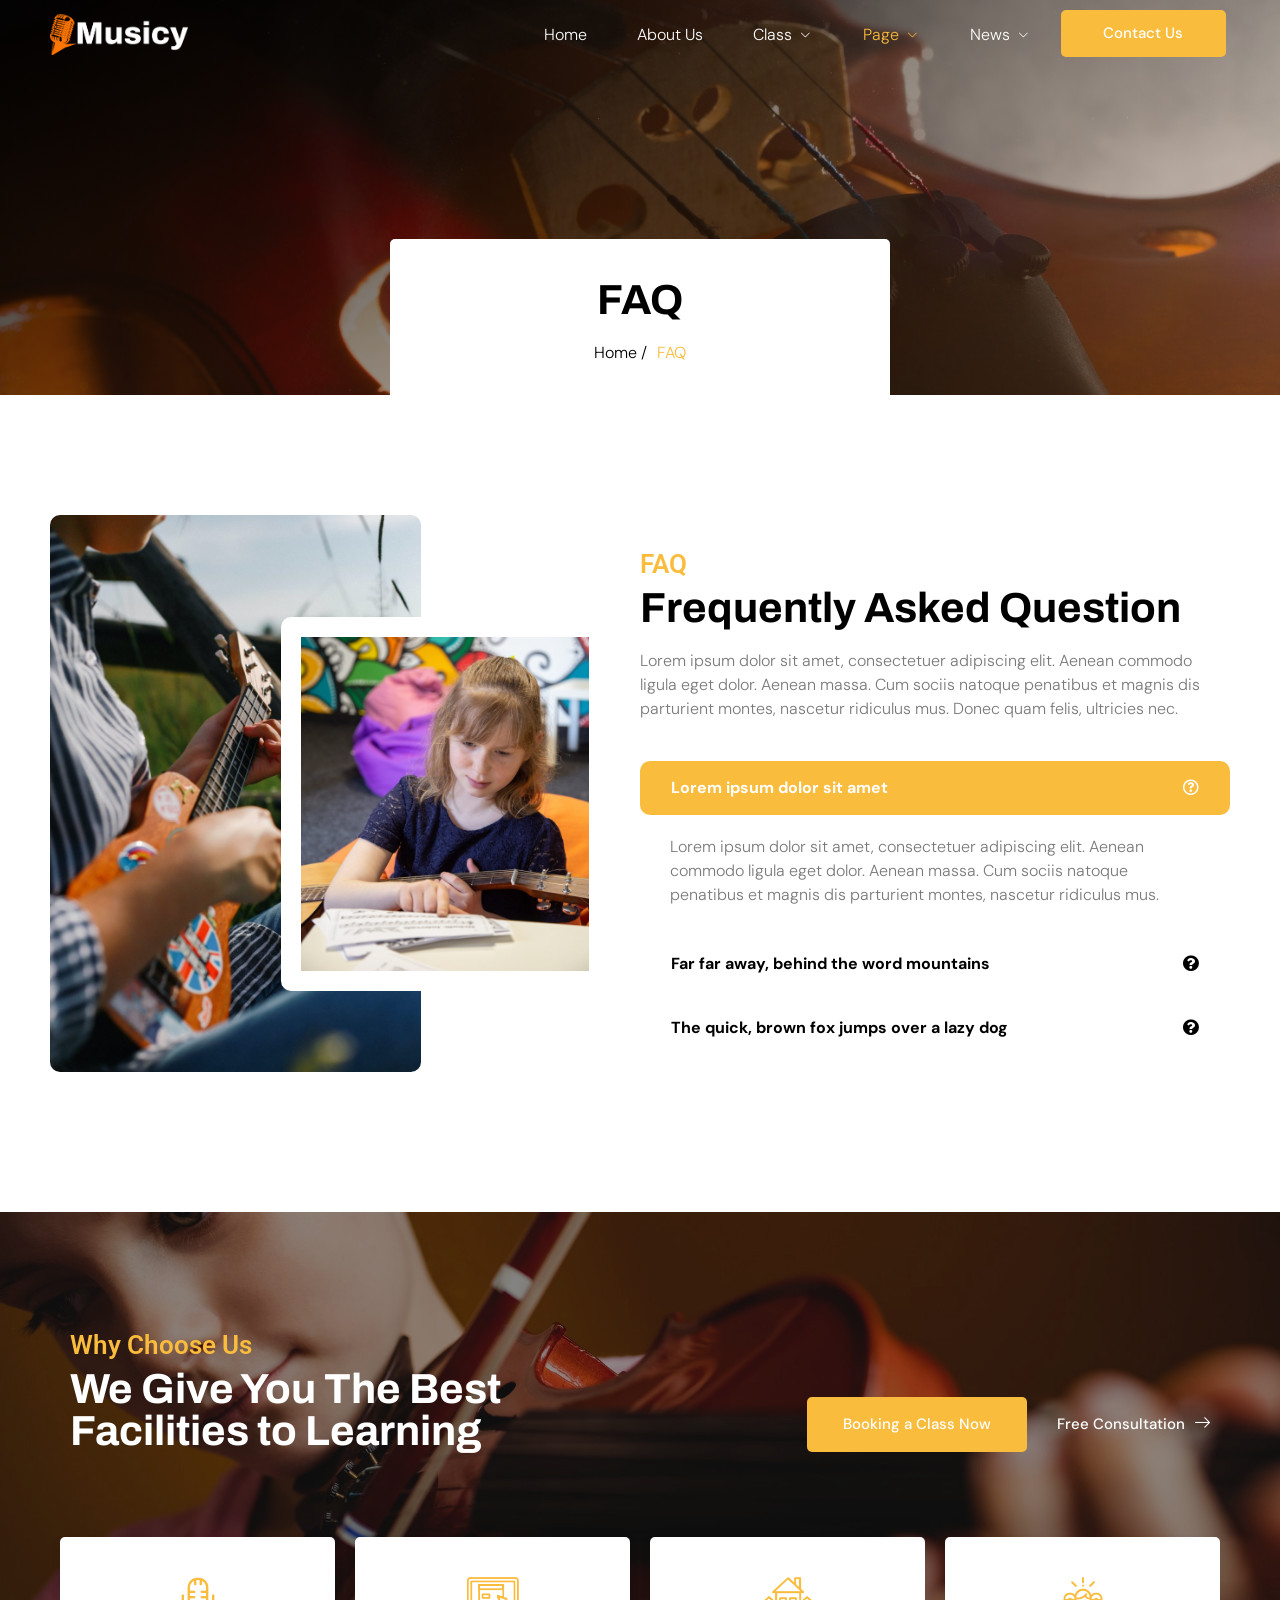
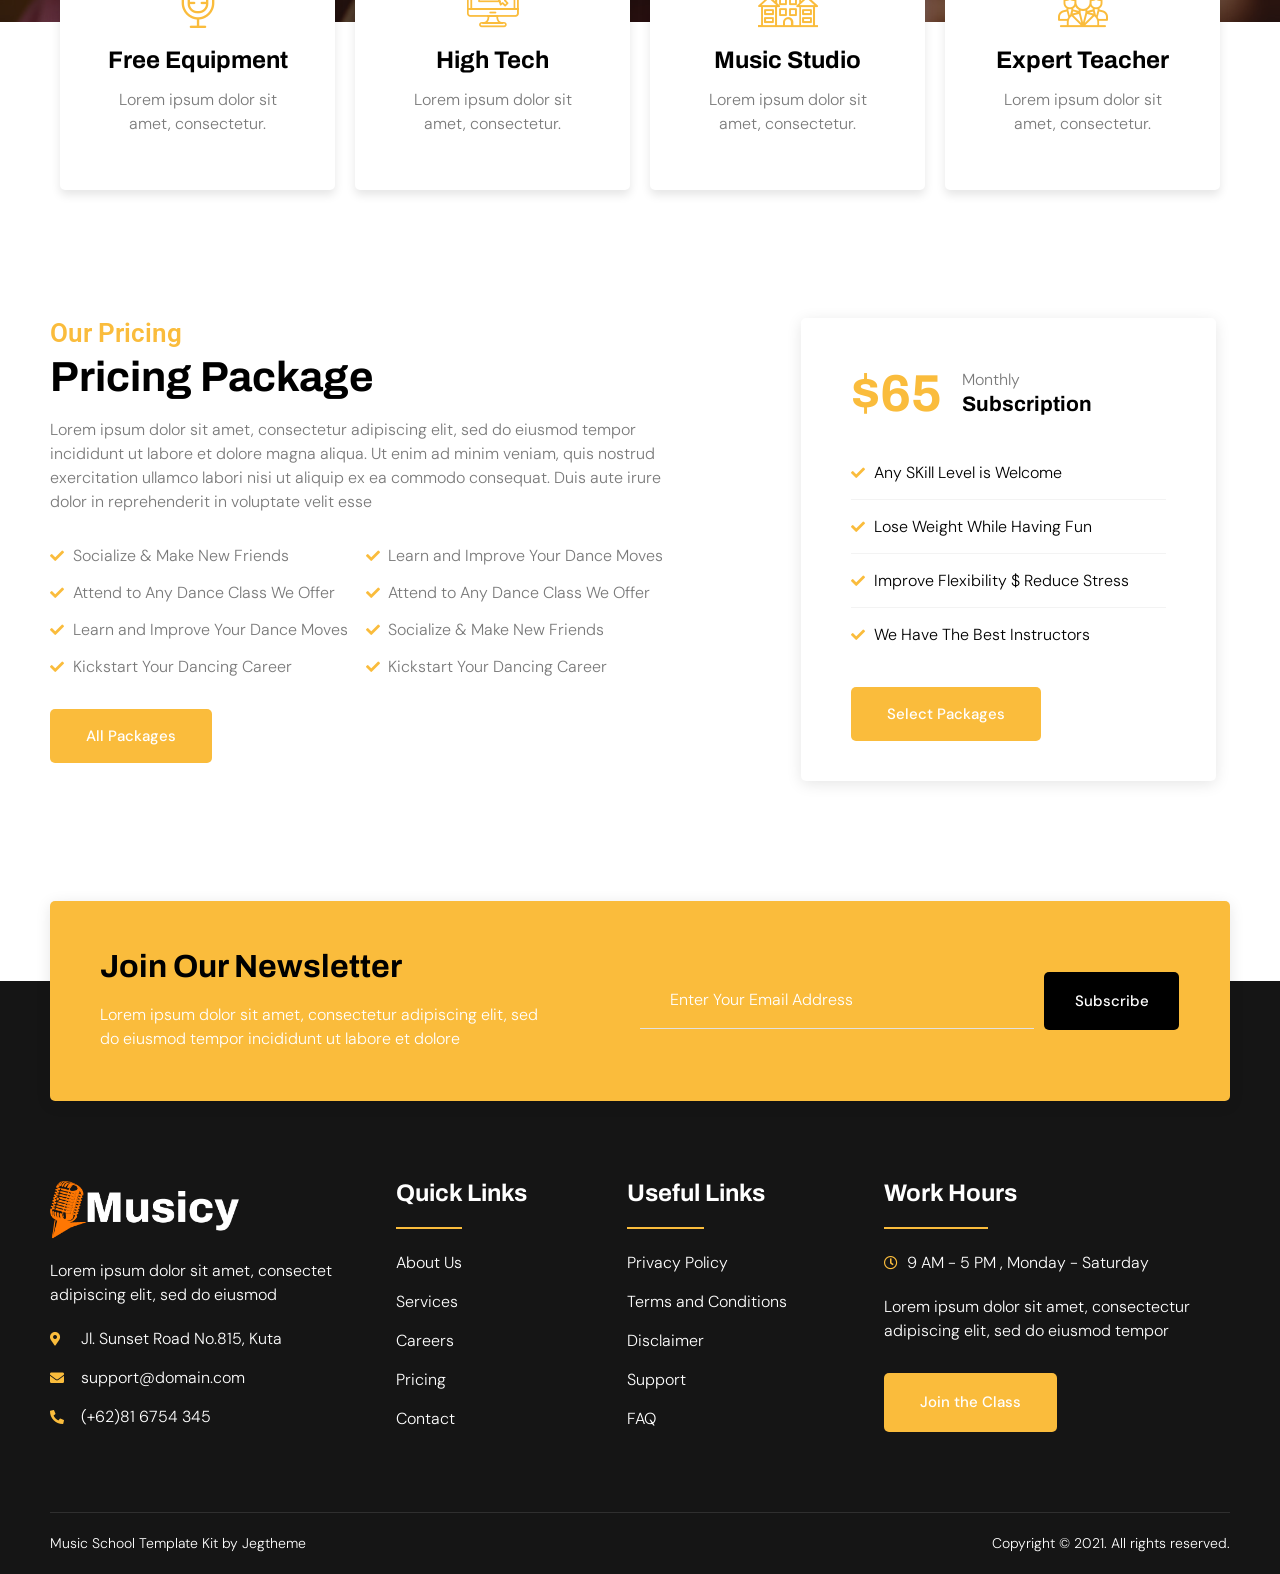
<file: musicy/faq.html>
<!DOCTYPE html>
<html lang="en-US">
  <head>
    <meta http-equiv="Content-Type" content="text/html; charset=UTF-8" />
    <meta name="viewport" content="width=device-width, initial-scale=1" />
    <link rel="profile" href="https://gmpg.org/xfn/11" />
    <link
      rel="pingback"
      href="https://templatekit.jegtheme.com/musicy/xmlrpc.php"
    />
    <title>FAQ - Musicy</title>
    <link
      rel="canonical"
      href="https://templatekit.jegtheme.com/musicy/faq.html"
    />
    <meta name="robots" content="max-image-preview:large" />
    <script>
      window._wpemojiSettings = {
        baseUrl: "https:\/\/s.w.org\/images\/core\/emoji\/14.0.0\/72x72\/",
        ext: ".png",
        svgUrl: "https:\/\/s.w.org\/images\/core\/emoji\/14.0.0\/svg\/",
        svgExt: ".svg",
        source: {
          concatemoji: "../musicy/wp-includes/js/wp-emoji-release.min.js",
        },
      };
      /*! This file is auto-generated */
      !(function (e, a, t) {
        var n,
          r,
          o,
          i = a.createElement("canvas"),
          p = i.getContext && i.getContext("2d");
        function s(e, t) {
          var a = String.fromCharCode,
            e =
              (p.clearRect(0, 0, i.width, i.height),
              p.fillText(a.apply(this, e), 0, 0),
              i.toDataURL());
          return (
            p.clearRect(0, 0, i.width, i.height),
            p.fillText(a.apply(this, t), 0, 0),
            e === i.toDataURL()
          );
        }
        function c(e) {
          var t = a.createElement("script");
          (t.src = e),
            (t.defer = t.type = "text/javascript"),
            a.getElementsByTagName("head")[0].appendChild(t);
        }
        for (
          o = Array("flag", "emoji"),
            t.supports = { everything: !0, everythingExceptFlag: !0 },
            r = 0;
          r < o.length;
          r++
        )
          (t.supports[o[r]] = (function (e) {
            if (p && p.fillText)
              switch (
                ((p.textBaseline = "top"), (p.font = "600 32px Arial"), e)
              ) {
                case "flag":
                  return s(
                    [127987, 65039, 8205, 9895, 65039],
                    [127987, 65039, 8203, 9895, 65039]
                  )
                    ? !1
                    : !s(
                        [55356, 56826, 55356, 56819],
                        [55356, 56826, 8203, 55356, 56819]
                      ) &&
                        !s(
                          [
                            55356, 57332, 56128, 56423, 56128, 56418, 56128,
                            56421, 56128, 56430, 56128, 56423, 56128, 56447,
                          ],
                          [
                            55356, 57332, 8203, 56128, 56423, 8203, 56128,
                            56418, 8203, 56128, 56421, 8203, 56128, 56430, 8203,
                            56128, 56423, 8203, 56128, 56447,
                          ]
                        );
                case "emoji":
                  return !s(
                    [129777, 127995, 8205, 129778, 127999],
                    [129777, 127995, 8203, 129778, 127999]
                  );
              }
            return !1;
          })(o[r])),
            (t.supports.everything = t.supports.everything && t.supports[o[r]]),
            "flag" !== o[r] &&
              (t.supports.everythingExceptFlag =
                t.supports.everythingExceptFlag && t.supports[o[r]]);
        (t.supports.everythingExceptFlag =
          t.supports.everythingExceptFlag && !t.supports.flag),
          (t.DOMReady = !1),
          (t.readyCallback = function () {
            t.DOMReady = !0;
          }),
          t.supports.everything ||
            ((n = function () {
              t.readyCallback();
            }),
            a.addEventListener
              ? (a.addEventListener("DOMContentLoaded", n, !1),
                e.addEventListener("load", n, !1))
              : (e.attachEvent("onload", n),
                a.attachEvent("onreadystatechange", function () {
                  "complete" === a.readyState && t.readyCallback();
                })),
            (e = t.source || {}).concatemoji
              ? c(e.concatemoji)
              : e.wpemoji && e.twemoji && (c(e.twemoji), c(e.wpemoji)));
      })(window, document, window._wpemojiSettings);
    </script>
    <style>
      img.wp-smiley,
      img.emoji {
        display: inline !important;
        border: none !important;
        box-shadow: none !important;
        height: 1em !important;
        width: 1em !important;
        margin: 0 0.07em !important;
        vertical-align: -0.1em !important;
        background: none !important;
        padding: 0 !important;
      }
    </style>
    <link
      rel="stylesheet"
      id="jkit-elements-main-css"
      href="../musicy/wp-content/plugins/jeg-elementor-kit/assets/css/elements/main.css"
      media="all"
    />
    <link
      rel="stylesheet"
      id="wp-block-library-css"
      href="../musicy/wp-includes/css/dist/block-library/style.min.css"
      media="all"
    />
    <link
      rel="stylesheet"
      id="classic-theme-styles-css"
      href="../musicy/wp-includes/css/classic-themes.min.css"
      media="all"
    />
    <style id="global-styles-inline-css">
      body {
        --wp--preset--color--black: #000000;
        --wp--preset--color--cyan-bluish-gray: #abb8c3;
        --wp--preset--color--white: #ffffff;
        --wp--preset--color--pale-pink: #f78da7;
        --wp--preset--color--vivid-red: #cf2e2e;
        --wp--preset--color--luminous-vivid-orange: #ff6900;
        --wp--preset--color--luminous-vivid-amber: #fcb900;
        --wp--preset--color--light-green-cyan: #7bdcb5;
        --wp--preset--color--vivid-green-cyan: #00d084;
        --wp--preset--color--pale-cyan-blue: #8ed1fc;
        --wp--preset--color--vivid-cyan-blue: #0693e3;
        --wp--preset--color--vivid-purple: #9b51e0;
        --wp--preset--gradient--vivid-cyan-blue-to-vivid-purple: linear-gradient(
          135deg,
          rgba(6, 147, 227, 1) 0%,
          rgb(155, 81, 224) 100%
        );
        --wp--preset--gradient--light-green-cyan-to-vivid-green-cyan: linear-gradient(
          135deg,
          rgb(122, 220, 180) 0%,
          rgb(0, 208, 130) 100%
        );
        --wp--preset--gradient--luminous-vivid-amber-to-luminous-vivid-orange: linear-gradient(
          135deg,
          rgba(252, 185, 0, 1) 0%,
          rgba(255, 105, 0, 1) 100%
        );
        --wp--preset--gradient--luminous-vivid-orange-to-vivid-red: linear-gradient(
          135deg,
          rgba(255, 105, 0, 1) 0%,
          rgb(207, 46, 46) 100%
        );
        --wp--preset--gradient--very-light-gray-to-cyan-bluish-gray: linear-gradient(
          135deg,
          rgb(238, 238, 238) 0%,
          rgb(169, 184, 195) 100%
        );
        --wp--preset--gradient--cool-to-warm-spectrum: linear-gradient(
          135deg,
          rgb(74, 234, 220) 0%,
          rgb(151, 120, 209) 20%,
          rgb(207, 42, 186) 40%,
          rgb(238, 44, 130) 60%,
          rgb(251, 105, 98) 80%,
          rgb(254, 248, 76) 100%
        );
        --wp--preset--gradient--blush-light-purple: linear-gradient(
          135deg,
          rgb(255, 206, 236) 0%,
          rgb(152, 150, 240) 100%
        );
        --wp--preset--gradient--blush-bordeaux: linear-gradient(
          135deg,
          rgb(254, 205, 165) 0%,
          rgb(254, 45, 45) 50%,
          rgb(107, 0, 62) 100%
        );
        --wp--preset--gradient--luminous-dusk: linear-gradient(
          135deg,
          rgb(255, 203, 112) 0%,
          rgb(199, 81, 192) 50%,
          rgb(65, 88, 208) 100%
        );
        --wp--preset--gradient--pale-ocean: linear-gradient(
          135deg,
          rgb(255, 245, 203) 0%,
          rgb(182, 227, 212) 50%,
          rgb(51, 167, 181) 100%
        );
        --wp--preset--gradient--electric-grass: linear-gradient(
          135deg,
          rgb(202, 248, 128) 0%,
          rgb(113, 206, 126) 100%
        );
        --wp--preset--gradient--midnight: linear-gradient(
          135deg,
          rgb(2, 3, 129) 0%,
          rgb(40, 116, 252) 100%
        );
        --wp--preset--duotone--dark-grayscale: url("#wp-duotone-dark-grayscale");
        --wp--preset--duotone--grayscale: url("#wp-duotone-grayscale");
        --wp--preset--duotone--purple-yellow: url("#wp-duotone-purple-yellow");
        --wp--preset--duotone--blue-red: url("#wp-duotone-blue-red");
        --wp--preset--duotone--midnight: url("#wp-duotone-midnight");
        --wp--preset--duotone--magenta-yellow: url("#wp-duotone-magenta-yellow");
        --wp--preset--duotone--purple-green: url("#wp-duotone-purple-green");
        --wp--preset--duotone--blue-orange: url("#wp-duotone-blue-orange");
        --wp--preset--font-size--small: 13px;
        --wp--preset--font-size--medium: 20px;
        --wp--preset--font-size--large: 36px;
        --wp--preset--font-size--x-large: 42px;
        --wp--preset--spacing--20: 0.44rem;
        --wp--preset--spacing--30: 0.67rem;
        --wp--preset--spacing--40: 1rem;
        --wp--preset--spacing--50: 1.5rem;
        --wp--preset--spacing--60: 2.25rem;
        --wp--preset--spacing--70: 3.38rem;
        --wp--preset--spacing--80: 5.06rem;
      }
      :where(.is-layout-flex) {
        gap: 0.5em;
      }
      body .is-layout-flow > .alignleft {
        float: left;
        margin-inline-start: 0;
        margin-inline-end: 2em;
      }
      body .is-layout-flow > .alignright {
        float: right;
        margin-inline-start: 2em;
        margin-inline-end: 0;
      }
      body .is-layout-flow > .aligncenter {
        margin-left: auto !important;
        margin-right: auto !important;
      }
      body .is-layout-constrained > .alignleft {
        float: left;
        margin-inline-start: 0;
        margin-inline-end: 2em;
      }
      body .is-layout-constrained > .alignright {
        float: right;
        margin-inline-start: 2em;
        margin-inline-end: 0;
      }
      body .is-layout-constrained > .aligncenter {
        margin-left: auto !important;
        margin-right: auto !important;
      }
      body
        .is-layout-constrained
        > :where(:not(.alignleft):not(.alignright):not(.alignfull)) {
        max-width: var(--wp--style--global--content-size);
        margin-left: auto !important;
        margin-right: auto !important;
      }
      body .is-layout-constrained > .alignwide {
        max-width: var(--wp--style--global--wide-size);
      }
      body .is-layout-flex {
        display: flex;
      }
      body .is-layout-flex {
        flex-wrap: wrap;
        align-items: center;
      }
      body .is-layout-flex > * {
        margin: 0;
      }
      :where(.wp-block-columns.is-layout-flex) {
        gap: 2em;
      }
      .has-black-color {
        color: var(--wp--preset--color--black) !important;
      }
      .has-cyan-bluish-gray-color {
        color: var(--wp--preset--color--cyan-bluish-gray) !important;
      }
      .has-white-color {
        color: var(--wp--preset--color--white) !important;
      }
      .has-pale-pink-color {
        color: var(--wp--preset--color--pale-pink) !important;
      }
      .has-vivid-red-color {
        color: var(--wp--preset--color--vivid-red) !important;
      }
      .has-luminous-vivid-orange-color {
        color: var(--wp--preset--color--luminous-vivid-orange) !important;
      }
      .has-luminous-vivid-amber-color {
        color: var(--wp--preset--color--luminous-vivid-amber) !important;
      }
      .has-light-green-cyan-color {
        color: var(--wp--preset--color--light-green-cyan) !important;
      }
      .has-vivid-green-cyan-color {
        color: var(--wp--preset--color--vivid-green-cyan) !important;
      }
      .has-pale-cyan-blue-color {
        color: var(--wp--preset--color--pale-cyan-blue) !important;
      }
      .has-vivid-cyan-blue-color {
        color: var(--wp--preset--color--vivid-cyan-blue) !important;
      }
      .has-vivid-purple-color {
        color: var(--wp--preset--color--vivid-purple) !important;
      }
      .has-black-background-color {
        background-color: var(--wp--preset--color--black) !important;
      }
      .has-cyan-bluish-gray-background-color {
        background-color: var(--wp--preset--color--cyan-bluish-gray) !important;
      }
      .has-white-background-color {
        background-color: var(--wp--preset--color--white) !important;
      }
      .has-pale-pink-background-color {
        background-color: var(--wp--preset--color--pale-pink) !important;
      }
      .has-vivid-red-background-color {
        background-color: var(--wp--preset--color--vivid-red) !important;
      }
      .has-luminous-vivid-orange-background-color {
        background-color: var(
          --wp--preset--color--luminous-vivid-orange
        ) !important;
      }
      .has-luminous-vivid-amber-background-color {
        background-color: var(
          --wp--preset--color--luminous-vivid-amber
        ) !important;
      }
      .has-light-green-cyan-background-color {
        background-color: var(--wp--preset--color--light-green-cyan) !important;
      }
      .has-vivid-green-cyan-background-color {
        background-color: var(--wp--preset--color--vivid-green-cyan) !important;
      }
      .has-pale-cyan-blue-background-color {
        background-color: var(--wp--preset--color--pale-cyan-blue) !important;
      }
      .has-vivid-cyan-blue-background-color {
        background-color: var(--wp--preset--color--vivid-cyan-blue) !important;
      }
      .has-vivid-purple-background-color {
        background-color: var(--wp--preset--color--vivid-purple) !important;
      }
      .has-black-border-color {
        border-color: var(--wp--preset--color--black) !important;
      }
      .has-cyan-bluish-gray-border-color {
        border-color: var(--wp--preset--color--cyan-bluish-gray) !important;
      }
      .has-white-border-color {
        border-color: var(--wp--preset--color--white) !important;
      }
      .has-pale-pink-border-color {
        border-color: var(--wp--preset--color--pale-pink) !important;
      }
      .has-vivid-red-border-color {
        border-color: var(--wp--preset--color--vivid-red) !important;
      }
      .has-luminous-vivid-orange-border-color {
        border-color: var(
          --wp--preset--color--luminous-vivid-orange
        ) !important;
      }
      .has-luminous-vivid-amber-border-color {
        border-color: var(--wp--preset--color--luminous-vivid-amber) !important;
      }
      .has-light-green-cyan-border-color {
        border-color: var(--wp--preset--color--light-green-cyan) !important;
      }
      .has-vivid-green-cyan-border-color {
        border-color: var(--wp--preset--color--vivid-green-cyan) !important;
      }
      .has-pale-cyan-blue-border-color {
        border-color: var(--wp--preset--color--pale-cyan-blue) !important;
      }
      .has-vivid-cyan-blue-border-color {
        border-color: var(--wp--preset--color--vivid-cyan-blue) !important;
      }
      .has-vivid-purple-border-color {
        border-color: var(--wp--preset--color--vivid-purple) !important;
      }
      .has-vivid-cyan-blue-to-vivid-purple-gradient-background {
        background: var(
          --wp--preset--gradient--vivid-cyan-blue-to-vivid-purple
        ) !important;
      }
      .has-light-green-cyan-to-vivid-green-cyan-gradient-background {
        background: var(
          --wp--preset--gradient--light-green-cyan-to-vivid-green-cyan
        ) !important;
      }
      .has-luminous-vivid-amber-to-luminous-vivid-orange-gradient-background {
        background: var(
          --wp--preset--gradient--luminous-vivid-amber-to-luminous-vivid-orange
        ) !important;
      }
      .has-luminous-vivid-orange-to-vivid-red-gradient-background {
        background: var(
          --wp--preset--gradient--luminous-vivid-orange-to-vivid-red
        ) !important;
      }
      .has-very-light-gray-to-cyan-bluish-gray-gradient-background {
        background: var(
          --wp--preset--gradient--very-light-gray-to-cyan-bluish-gray
        ) !important;
      }
      .has-cool-to-warm-spectrum-gradient-background {
        background: var(
          --wp--preset--gradient--cool-to-warm-spectrum
        ) !important;
      }
      .has-blush-light-purple-gradient-background {
        background: var(--wp--preset--gradient--blush-light-purple) !important;
      }
      .has-blush-bordeaux-gradient-background {
        background: var(--wp--preset--gradient--blush-bordeaux) !important;
      }
      .has-luminous-dusk-gradient-background {
        background: var(--wp--preset--gradient--luminous-dusk) !important;
      }
      .has-pale-ocean-gradient-background {
        background: var(--wp--preset--gradient--pale-ocean) !important;
      }
      .has-electric-grass-gradient-background {
        background: var(--wp--preset--gradient--electric-grass) !important;
      }
      .has-midnight-gradient-background {
        background: var(--wp--preset--gradient--midnight) !important;
      }
      .has-small-font-size {
        font-size: var(--wp--preset--font-size--small) !important;
      }
      .has-medium-font-size {
        font-size: var(--wp--preset--font-size--medium) !important;
      }
      .has-large-font-size {
        font-size: var(--wp--preset--font-size--large) !important;
      }
      .has-x-large-font-size {
        font-size: var(--wp--preset--font-size--x-large) !important;
      }
      .wp-block-navigation a:where(:not(.wp-element-button)) {
        color: inherit;
      }
      :where(.wp-block-columns.is-layout-flex) {
        gap: 2em;
      }
      .wp-block-pullquote {
        font-size: 1.5em;
        line-height: 1.6;
      }
    </style>
    <link
      rel="stylesheet"
      id="allow-webp-image-css"
      href="../musicy/wp-content/plugins/allow-webp-image/public/css/allow-webp-image-public.css"
      media="all"
    />
    <link
      rel="stylesheet"
      id="template-kit-export-css"
      href="../musicy/wp-content/plugins/template-kit-export/public/assets/css/template-kit-export-public.min.css"
      media="all"
    />
    <link
      rel="stylesheet"
      id="hfe-style-css"
      href="../musicy/wp-content/plugins/header-footer-elementor/assets/css/header-footer-elementor.css"
      media="all"
    />
    <link
      rel="stylesheet"
      id="elementor-icons-css"
      href="../musicy/wp-content/plugins/elementor/assets/lib/eicons/css/elementor-icons.min.css"
      media="all"
    />
    <link
      rel="stylesheet"
      id="elementor-frontend-css"
      href="../musicy/wp-content/plugins/elementor/assets/css/frontend.min.css"
      media="all"
    />
    <link
      rel="stylesheet"
      id="swiper-css"
      href="../musicy/wp-content/plugins/elementor/assets/lib/swiper/css/swiper.min.css"
      media="all"
    />
    <link
      rel="stylesheet"
      id="elementor-post-7-css"
      href="../musicy/wp-content/uploads/sites/121/elementor/css/post-7.css"
      media="all"
    />
    <link
      rel="stylesheet"
      id="elementor-global-css"
      href="../musicy/wp-content/uploads/sites/121/elementor/css/global.css"
      media="all"
    />
    <link
      rel="stylesheet"
      id="elementor-post-613-css"
      href="../musicy/wp-content/uploads/sites/121/elementor/css/post-613.css"
      media="all"
    />
    <link
      rel="stylesheet"
      id="hfe-widgets-style-css"
      href="../musicy/wp-content/plugins/header-footer-elementor/inc/widgets-css/frontend.css"
      media="all"
    />
    <link
      rel="stylesheet"
      id="font-awesome-5-all-css"
      href="../musicy/wp-content/plugins/elementor/assets/lib/font-awesome/css/all.min.css"
      media="all"
    />
    <link
      rel="stylesheet"
      id="font-awesome-4-shim-css"
      href="../musicy/wp-content/plugins/elementor/assets/lib/font-awesome/css/v4-shims.min.css"
      media="all"
    />
    <link
      rel="stylesheet"
      id="elementor-post-390-css"
      href="../musicy/wp-content/uploads/sites/121/elementor/css/post-390.css"
      media="all"
    />
    <link
      rel="stylesheet"
      id="elementor-post-382-css"
      href="../musicy/wp-content/uploads/sites/121/elementor/css/post-382.css"
      media="all"
    />
    <link
      rel="stylesheet"
      id="hello-elementor-css"
      href="../musicy/wp-content/themes/hello-elementor/style.min.css"
      media="all"
    />
    <link
      rel="stylesheet"
      id="hello-elementor-theme-style-css"
      href="../musicy/wp-content/themes/hello-elementor/theme.min.css"
      media="all"
    />
    <link
      rel="stylesheet"
      id="google-fonts-1-css"
      href="https://fonts.googleapis.com/css?family=Roboto%3A100%2C100italic%2C200%2C200italic%2C300%2C300italic%2C400%2C400italic%2C500%2C500italic%2C600%2C600italic%2C700%2C700italic%2C800%2C800italic%2C900%2C900italic%7CRoboto+Slab%3A100%2C100italic%2C200%2C200italic%2C300%2C300italic%2C400%2C400italic%2C500%2C500italic%2C600%2C600italic%2C700%2C700italic%2C800%2C800italic%2C900%2C900italic%7CDM+Sans%3A100%2C100italic%2C200%2C200italic%2C300%2C300italic%2C400%2C400italic%2C500%2C500italic%2C600%2C600italic%2C700%2C700italic%2C800%2C800italic%2C900%2C900italic%7CArchivo%3A100%2C100italic%2C200%2C200italic%2C300%2C300italic%2C400%2C400italic%2C500%2C500italic%2C600%2C600italic%2C700%2C700italic%2C800%2C800italic%2C900%2C900italic%7CAlex+Brush%3A100%2C100italic%2C200%2C200italic%2C300%2C300italic%2C400%2C400italic%2C500%2C500italic%2C600%2C600italic%2C700%2C700italic%2C800%2C800italic%2C900%2C900italic%7CAllura%3A100%2C100italic%2C200%2C200italic%2C300%2C300italic%2C400%2C400italic%2C500%2C500italic%2C600%2C600italic%2C700%2C700italic%2C800%2C800italic%2C900%2C900italic&#038;display=auto&#038;ver=6.1.3"
      media="all"
    />
    <link
      rel="stylesheet"
      id="elementor-icons-shared-0-css"
      href="../musicy/wp-content/plugins/elementor/assets/lib/font-awesome/css/fontawesome.min.css"
      media="all"
    />
    <link
      rel="stylesheet"
      id="elementor-icons-fa-solid-css"
      href="../musicy/wp-content/plugins/elementor/assets/lib/font-awesome/css/solid.min.css"
      media="all"
    />
    <link
      rel="stylesheet"
      id="elementor-icons-fa-regular-css"
      href="../musicy/wp-content/plugins/elementor/assets/lib/font-awesome/css/regular.min.css"
      media="all"
    />
    <link
      rel="stylesheet"
      id="elementor-icons-jkiticon-css"
      href="../musicy/wp-content/plugins/jeg-elementor-kit/assets/fonts/jkiticon/jkiticon.css"
      media="all"
    />
    <link rel="preconnect" href="https://fonts.gstatic.com/" crossorigin />
    <script
      src="../musicy/wp-includes/js/jquery/jquery.min.js"
      id="jquery-core-js"
    ></script>
    <script
      src="../musicy/wp-includes/js/jquery/jquery-migrate.min.js"
      id="jquery-migrate-js"
    ></script>
    <script
      src="../musicy/wp-content/plugins/allow-webp-image/public/js/allow-webp-image-public.js"
      id="allow-webp-image-js"
    ></script>
    <script
      src="../musicy/wp-content/plugins/template-kit-export/public/assets/js/template-kit-export-public.min.js"
      id="template-kit-export-js"
    ></script>
    <script
      src="../musicy/wp-content/plugins/elementor/assets/lib/font-awesome/js/v4-shims.min.js"
      id="font-awesome-4-shim-js"
    ></script>
    <link
      rel="https://api.w.org/"
      href="https://templatekit.jegtheme.com/musicy/wp-json/"
    />
    <link
      rel="EditURI"
      type="application/rsd+xml"
      title="RSD"
      href="https://templatekit.jegtheme.com/musicy/xmlrpc.php?rsd"
    />
    <link
      rel="wlwmanifest"
      type="application/wlwmanifest+xml"
      href="https://templatekit.jegtheme.com/musicy/wp-includes/wlwmanifest.xml"
    />
    <meta name="generator" content="WordPress 6.1.3" />
    <link
      rel="shortlink"
      href="https://templatekit.jegtheme.com/musicy/?p=613"
    />
    <meta
      name="generator"
      content="Elementor 3.12.1; features: e_dom_optimization, e_optimized_assets_loading, a11y_improvements, additional_custom_breakpoints; settings: css_print_method-external, google_font-enabled, font_display-auto"
    />
  </head>
  <body
    class="page-template page-template-elementor_header_footer page page-id-613 ehf-header ehf-footer ehf-template-hello-elementor ehf-stylesheet-hello-elementor jkit-color-scheme elementor-default elementor-template-full-width elementor-kit-7 elementor-page elementor-page-613"
  >
    <svg
      xmlns="http://www.w3.org/2000/svg"
      viewBox="0 0 0 0"
      width="0"
      height="0"
      focusable="false"
      role="none"
      style="
        visibility: hidden;
        position: absolute;
        left: -9999px;
        overflow: hidden;
      "
    >
      <defs>
        <filter id="wp-duotone-dark-grayscale">
          <feColorMatrix
            color-interpolation-filters="sRGB"
            type="matrix"
            values=" .299 .587 .114 0 0 .299 .587 .114 0 0 .299 .587 .114 0 0 .299 .587 .114 0 0 "
          />
          <feComponentTransfer color-interpolation-filters="sRGB">
            <feFuncR type="table" tableValues="0 0.49803921568627" />
            <feFuncG type="table" tableValues="0 0.49803921568627" />
            <feFuncB type="table" tableValues="0 0.49803921568627" />
            <feFuncA type="table" tableValues="1 1" />
          </feComponentTransfer>
          <feComposite in2="SourceGraphic" operator="in" />
        </filter>
      </defs></svg
    ><svg
      xmlns="http://www.w3.org/2000/svg"
      viewBox="0 0 0 0"
      width="0"
      height="0"
      focusable="false"
      role="none"
      style="
        visibility: hidden;
        position: absolute;
        left: -9999px;
        overflow: hidden;
      "
    >
      <defs>
        <filter id="wp-duotone-grayscale">
          <feColorMatrix
            color-interpolation-filters="sRGB"
            type="matrix"
            values=" .299 .587 .114 0 0 .299 .587 .114 0 0 .299 .587 .114 0 0 .299 .587 .114 0 0 "
          />
          <feComponentTransfer color-interpolation-filters="sRGB">
            <feFuncR type="table" tableValues="0 1" />
            <feFuncG type="table" tableValues="0 1" />
            <feFuncB type="table" tableValues="0 1" />
            <feFuncA type="table" tableValues="1 1" />
          </feComponentTransfer>
          <feComposite in2="SourceGraphic" operator="in" />
        </filter>
      </defs></svg
    ><svg
      xmlns="http://www.w3.org/2000/svg"
      viewBox="0 0 0 0"
      width="0"
      height="0"
      focusable="false"
      role="none"
      style="
        visibility: hidden;
        position: absolute;
        left: -9999px;
        overflow: hidden;
      "
    >
      <defs>
        <filter id="wp-duotone-purple-yellow">
          <feColorMatrix
            color-interpolation-filters="sRGB"
            type="matrix"
            values=" .299 .587 .114 0 0 .299 .587 .114 0 0 .299 .587 .114 0 0 .299 .587 .114 0 0 "
          />
          <feComponentTransfer color-interpolation-filters="sRGB">
            <feFuncR
              type="table"
              tableValues="0.54901960784314 0.98823529411765"
            />
            <feFuncG type="table" tableValues="0 1" />
            <feFuncB
              type="table"
              tableValues="0.71764705882353 0.25490196078431"
            />
            <feFuncA type="table" tableValues="1 1" />
          </feComponentTransfer>
          <feComposite in2="SourceGraphic" operator="in" />
        </filter>
      </defs></svg
    ><svg
      xmlns="http://www.w3.org/2000/svg"
      viewBox="0 0 0 0"
      width="0"
      height="0"
      focusable="false"
      role="none"
      style="
        visibility: hidden;
        position: absolute;
        left: -9999px;
        overflow: hidden;
      "
    >
      <defs>
        <filter id="wp-duotone-blue-red">
          <feColorMatrix
            color-interpolation-filters="sRGB"
            type="matrix"
            values=" .299 .587 .114 0 0 .299 .587 .114 0 0 .299 .587 .114 0 0 .299 .587 .114 0 0 "
          />
          <feComponentTransfer color-interpolation-filters="sRGB">
            <feFuncR type="table" tableValues="0 1" />
            <feFuncG type="table" tableValues="0 0.27843137254902" />
            <feFuncB
              type="table"
              tableValues="0.5921568627451 0.27843137254902"
            />
            <feFuncA type="table" tableValues="1 1" />
          </feComponentTransfer>
          <feComposite in2="SourceGraphic" operator="in" />
        </filter>
      </defs></svg
    ><svg
      xmlns="http://www.w3.org/2000/svg"
      viewBox="0 0 0 0"
      width="0"
      height="0"
      focusable="false"
      role="none"
      style="
        visibility: hidden;
        position: absolute;
        left: -9999px;
        overflow: hidden;
      "
    >
      <defs>
        <filter id="wp-duotone-midnight">
          <feColorMatrix
            color-interpolation-filters="sRGB"
            type="matrix"
            values=" .299 .587 .114 0 0 .299 .587 .114 0 0 .299 .587 .114 0 0 .299 .587 .114 0 0 "
          />
          <feComponentTransfer color-interpolation-filters="sRGB">
            <feFuncR type="table" tableValues="0 0" />
            <feFuncG type="table" tableValues="0 0.64705882352941" />
            <feFuncB type="table" tableValues="0 1" />
            <feFuncA type="table" tableValues="1 1" />
          </feComponentTransfer>
          <feComposite in2="SourceGraphic" operator="in" />
        </filter>
      </defs></svg
    ><svg
      xmlns="http://www.w3.org/2000/svg"
      viewBox="0 0 0 0"
      width="0"
      height="0"
      focusable="false"
      role="none"
      style="
        visibility: hidden;
        position: absolute;
        left: -9999px;
        overflow: hidden;
      "
    >
      <defs>
        <filter id="wp-duotone-magenta-yellow">
          <feColorMatrix
            color-interpolation-filters="sRGB"
            type="matrix"
            values=" .299 .587 .114 0 0 .299 .587 .114 0 0 .299 .587 .114 0 0 .299 .587 .114 0 0 "
          />
          <feComponentTransfer color-interpolation-filters="sRGB">
            <feFuncR type="table" tableValues="0.78039215686275 1" />
            <feFuncG type="table" tableValues="0 0.94901960784314" />
            <feFuncB
              type="table"
              tableValues="0.35294117647059 0.47058823529412"
            />
            <feFuncA type="table" tableValues="1 1" />
          </feComponentTransfer>
          <feComposite in2="SourceGraphic" operator="in" />
        </filter>
      </defs></svg
    ><svg
      xmlns="http://www.w3.org/2000/svg"
      viewBox="0 0 0 0"
      width="0"
      height="0"
      focusable="false"
      role="none"
      style="
        visibility: hidden;
        position: absolute;
        left: -9999px;
        overflow: hidden;
      "
    >
      <defs>
        <filter id="wp-duotone-purple-green">
          <feColorMatrix
            color-interpolation-filters="sRGB"
            type="matrix"
            values=" .299 .587 .114 0 0 .299 .587 .114 0 0 .299 .587 .114 0 0 .299 .587 .114 0 0 "
          />
          <feComponentTransfer color-interpolation-filters="sRGB">
            <feFuncR
              type="table"
              tableValues="0.65098039215686 0.40392156862745"
            />
            <feFuncG type="table" tableValues="0 1" />
            <feFuncB type="table" tableValues="0.44705882352941 0.4" />
            <feFuncA type="table" tableValues="1 1" />
          </feComponentTransfer>
          <feComposite in2="SourceGraphic" operator="in" />
        </filter>
      </defs></svg
    ><svg
      xmlns="http://www.w3.org/2000/svg"
      viewBox="0 0 0 0"
      width="0"
      height="0"
      focusable="false"
      role="none"
      style="
        visibility: hidden;
        position: absolute;
        left: -9999px;
        overflow: hidden;
      "
    >
      <defs>
        <filter id="wp-duotone-blue-orange">
          <feColorMatrix
            color-interpolation-filters="sRGB"
            type="matrix"
            values=" .299 .587 .114 0 0 .299 .587 .114 0 0 .299 .587 .114 0 0 .299 .587 .114 0 0 "
          />
          <feComponentTransfer color-interpolation-filters="sRGB">
            <feFuncR type="table" tableValues="0.098039215686275 1" />
            <feFuncG type="table" tableValues="0 0.66274509803922" />
            <feFuncB
              type="table"
              tableValues="0.84705882352941 0.41960784313725"
            />
            <feFuncA type="table" tableValues="1 1" />
          </feComponentTransfer>
          <feComposite in2="SourceGraphic" operator="in" />
        </filter>
      </defs>
    </svg>
    <div id="page" class="hfeed site">
      <header
        id="masthead"
        itemscope="itemscope"
        itemtype="https://schema.org/WPHeader"
      >
        <p class="main-title bhf-hidden" itemprop="headline">
          <a href="../musicy.html" title="Musicy" rel="home">Musicy</a>
        </p>
        <div
          data-elementor-type="wp-post"
          data-elementor-id="390"
          class="elementor elementor-390"
        >
          <section
            class="elementor-section elementor-top-section elementor-element elementor-element-8c18685 elementor-section-boxed elementor-section-height-default elementor-section-height-default"
            data-id="8c18685"
            data-element_type="section"
          >
            <div class="elementor-container elementor-column-gap-no">
              <div
                class="elementor-column elementor-col-33 elementor-top-column elementor-element elementor-element-52d522e"
                data-id="52d522e"
                data-element_type="column"
              >
                <div class="elementor-widget-wrap elementor-element-populated">
                  <div
                    class="elementor-element elementor-element-75d4395 elementor-widget elementor-widget-image"
                    data-id="75d4395"
                    data-element_type="widget"
                    data-widget_type="image.default"
                  >
                    <div class="elementor-widget-container">
                      <img
                        width="653"
                        height="200"
                        src="../musicy/wp-content/uploads/sites/121/2021/07/logo-2.png"
                        class="attachment-full size-full wp-image-375"
                        alt=""
                        decoding="async"
                        loading="lazy"
                        srcset="
                          ../musicy/wp-content/uploads/sites/121/2021/07/logo-2.png        653w,
                          ../musicy/wp-content/uploads/sites/121/2021/07/logo-2-300x92.png 300w
                        "
                        sizes="(max-width: 653px) 100vw, 653px"
                      />
                    </div>
                  </div>
                </div>
              </div>
              <div
                class="elementor-column elementor-col-33 elementor-top-column elementor-element elementor-element-82da5d4"
                data-id="82da5d4"
                data-element_type="column"
              >
                <div class="elementor-widget-wrap elementor-element-populated">
                  <div
                    class="elementor-element elementor-element-42ca736 elementor-widget elementor-widget-jkit_nav_menu"
                    data-id="42ca736"
                    data-element_type="widget"
                    data-widget_type="jkit_nav_menu.default"
                  >
                    <div class="elementor-widget-container">
                      <div
                        class="jeg-elementor-kit jkit-nav-menu break-point-tablet submenu-click-title jeg_module_613__64ef33beb5413"
                        data-item-indicator='&lt;i aria-hidden="true" class="jki jki-chevron-down-line"&gt;&lt;/i&gt;'
                      >
                        <button class="jkit-hamburger-menu">
                          <i aria-hidden="true" class="fas fa-bars"></i>
                        </button>
                        <div class="jkit-menu-wrapper">
                          <div class="jkit-menu-container">
                            <ul
                              id="menu-menu-1"
                              class="jkit-menu jkit-menu-direction-flex jkit-submenu-position-top"
                            >
                              <li
                                id="menu-item-53"
                                class="menu-item menu-item-type-post_type menu-item-object-page menu-item-home menu-item-53"
                              >
                                <a href="../musicy.html">Home</a>
                              </li>
                              <li
                                id="menu-item-811"
                                class="menu-item menu-item-type-post_type menu-item-object-page menu-item-811"
                              >
                                <a href="../musicy/about-us.html">About Us</a>
                              </li>
                              <li
                                id="menu-item-56"
                                class="menu-item menu-item-type-custom menu-item-object-custom menu-item-has-children menu-item-56"
                              >
                                <a href="#">Class</a>
                                <ul class="sub-menu">
                                  <li
                                    id="menu-item-810"
                                    class="menu-item menu-item-type-post_type menu-item-object-page menu-item-810"
                                  >
                                    <a href="../musicy/class.html">Class</a>
                                  </li>
                                  <li
                                    id="menu-item-804"
                                    class="menu-item menu-item-type-post_type menu-item-object-page menu-item-804"
                                  >
                                    <a href="../musicy/class-detail.html"
                                      >Class Detail</a
                                    >
                                  </li>
                                </ul>
                              </li>
                              <li
                                id="menu-item-57"
                                class="menu-item menu-item-type-custom menu-item-object-custom current-menu-ancestor current-menu-parent menu-item-has-children menu-item-57"
                              >
                                <a href="#">Page</a>
                                <ul class="sub-menu">
                                  <li
                                    id="menu-item-803"
                                    class="menu-item menu-item-type-post_type menu-item-object-page menu-item-803"
                                  >
                                    <a href="../musicy/pricing-plan.html"
                                      >Pricing Plan</a
                                    >
                                  </li>
                                  <li
                                    id="menu-item-808"
                                    class="menu-item menu-item-type-post_type menu-item-object-page menu-item-808"
                                  >
                                    <a href="../musicy/404-page.html"
                                      >404 Page</a
                                    >
                                  </li>
                                  <li
                                    id="menu-item-809"
                                    class="menu-item menu-item-type-post_type menu-item-object-page menu-item-809"
                                  >
                                    <a href="../musicy/teacher.html">Teacher</a>
                                  </li>
                                  <li
                                    id="menu-item-805"
                                    class="menu-item menu-item-type-post_type menu-item-object-page current-menu-item page_item page-item-613 current_page_item menu-item-805"
                                  >
                                    <a
                                      href="../musicy/faq.html"
                                      aria-current="page"
                                      >FAQ</a
                                    >
                                  </li>
                                  <li
                                    id="menu-item-807"
                                    class="menu-item menu-item-type-post_type menu-item-object-page menu-item-807"
                                  >
                                    <a href="../musicy/contact-us.html"
                                      >Contact Us</a
                                    >
                                  </li>
                                </ul>
                              </li>
                              <li
                                id="menu-item-58"
                                class="menu-item menu-item-type-custom menu-item-object-custom menu-item-has-children menu-item-58"
                              >
                                <a href="#">News</a>
                                <ul class="sub-menu">
                                  <li
                                    id="menu-item-806"
                                    class="menu-item menu-item-type-post_type menu-item-object-page menu-item-806"
                                  >
                                    <a href="../musicy/news.html">News</a>
                                  </li>
                                  <li
                                    id="menu-item-883"
                                    class="menu-item menu-item-type-post_type menu-item-object-post menu-item-883"
                                  >
                                    <a
                                      href="../musicy/2021/07/09/this-is-the-tips-to-get-better-at-sight-reading.html"
                                      >Single News</a
                                    >
                                  </li>
                                </ul>
                              </li>
                            </ul>
                          </div>
                          <div class="jkit-nav-identity-panel">
                            <div class="jkit-nav-site-title">
                              <a href="../musicy.html" class="jkit-nav-logo"
                                ><img
                                  src="../musicy/wp-content/uploads/sites/121/2021/07/logo-2.png"
                              /></a>
                            </div>
                            <button class="jkit-close-menu">
                              <i aria-hidden="true" class="fas fa-times"></i>
                            </button>
                          </div>
                        </div>
                        <div class="jkit-overlay"></div>
                      </div>
                    </div>
                  </div>
                </div>
              </div>
              <div
                class="elementor-column elementor-col-33 elementor-top-column elementor-element elementor-element-27e377c elementor-hidden-tablet elementor-hidden-phone"
                data-id="27e377c"
                data-element_type="column"
              >
                <div class="elementor-widget-wrap elementor-element-populated">
                  <div
                    class="elementor-element elementor-element-b780c3a elementor-align-justify elementor-widget elementor-widget-button"
                    data-id="b780c3a"
                    data-element_type="widget"
                    data-widget_type="button.default"
                  >
                    <div class="elementor-widget-container">
                      <div class="elementor-button-wrapper">
                        <a
                          href="#"
                          class="elementor-button-link elementor-button elementor-size-sm"
                          role="button"
                        >
                          <span class="elementor-button-content-wrapper">
                            <span class="elementor-button-text"
                              >Contact Us</span
                            >
                          </span>
                        </a>
                      </div>
                    </div>
                  </div>
                </div>
              </div>
            </div>
          </section>
        </div>
      </header>
      <div
        data-elementor-type="wp-page"
        data-elementor-id="613"
        class="elementor elementor-613"
      >
        <section
          class="elementor-section elementor-top-section elementor-element elementor-element-b7c8245 elementor-section-boxed elementor-section-height-default elementor-section-height-default"
          data-id="b7c8245"
          data-element_type="section"
          data-settings='{"background_background":"classic"}'
        >
          <div class="elementor-background-overlay"></div>
          <div class="elementor-container elementor-column-gap-no">
            <div
              class="elementor-column elementor-col-100 elementor-top-column elementor-element elementor-element-6cc4208"
              data-id="6cc4208"
              data-element_type="column"
            >
              <div class="elementor-widget-wrap elementor-element-populated">
                <section
                  class="elementor-section elementor-inner-section elementor-element elementor-element-cec2782 elementor-section-boxed elementor-section-height-default elementor-section-height-default"
                  data-id="cec2782"
                  data-element_type="section"
                >
                  <div class="elementor-container elementor-column-gap-no">
                    <div
                      class="elementor-column elementor-col-100 elementor-inner-column elementor-element elementor-element-4aa395d"
                      data-id="4aa395d"
                      data-element_type="column"
                      data-settings='{"background_background":"classic"}'
                    >
                      <div
                        class="elementor-widget-wrap elementor-element-populated"
                      >
                        <div
                          class="elementor-element elementor-element-b547a66 elementor-widget elementor-widget-heading"
                          data-id="b547a66"
                          data-element_type="widget"
                          data-widget_type="heading.default"
                        >
                          <div class="elementor-widget-container">
                            <h2
                              class="elementor-heading-title elementor-size-default"
                            >
                              FAQ
                            </h2>
                          </div>
                        </div>
                        <div
                          class="elementor-element elementor-element-db76764 elementor-widget__width-auto elementor-widget elementor-widget-text-editor"
                          data-id="db76764"
                          data-element_type="widget"
                          data-widget_type="text-editor.default"
                        >
                          <div class="elementor-widget-container">Home /</div>
                        </div>
                        <div
                          class="elementor-element elementor-element-ef17db0 elementor-widget__width-auto elementor-widget elementor-widget-text-editor"
                          data-id="ef17db0"
                          data-element_type="widget"
                          data-widget_type="text-editor.default"
                        >
                          <div class="elementor-widget-container">FAQ</div>
                        </div>
                      </div>
                    </div>
                  </div>
                </section>
              </div>
            </div>
          </div>
        </section>
        <section
          class="elementor-section elementor-top-section elementor-element elementor-element-32fcd09 elementor-section-boxed elementor-section-height-default elementor-section-height-default"
          data-id="32fcd09"
          data-element_type="section"
        >
          <div class="elementor-container elementor-column-gap-no">
            <div
              class="elementor-column elementor-col-50 elementor-top-column elementor-element elementor-element-13c20cc"
              data-id="13c20cc"
              data-element_type="column"
            >
              <div class="elementor-widget-wrap elementor-element-populated">
                <div
                  class="elementor-element elementor-element-8a0886b elementor-widget elementor-widget-image"
                  data-id="8a0886b"
                  data-element_type="widget"
                  data-widget_type="image.default"
                >
                  <div class="elementor-widget-container">
                    <img
                      width="860"
                      height="1290"
                      src="../musicy/wp-content/uploads/sites/121/2021/07/play-music-guitar-e1626148095988.jpg"
                      class="attachment-full size-full wp-image-629"
                      alt="Play music guitar"
                      decoding="async"
                      loading="lazy"
                    />
                  </div>
                </div>
                <div
                  class="elementor-element elementor-element-9132c94 elementor-widget__width-initial elementor-absolute elementor-widget-tablet__width-initial elementor-widget-mobile__width-initial elementor-widget elementor-widget-image"
                  data-id="9132c94"
                  data-element_type="widget"
                  data-settings='{"_position":"absolute"}'
                  data-widget_type="image.default"
                >
                  <div class="elementor-widget-container">
                    <img
                      width="1333"
                      height="1545"
                      src="../musicy/wp-content/uploads/sites/121/2021/07/a-little-girl-learns-to-play-the-guitar-by-sheet-music--e1626060903818.jpg"
                      class="attachment-full size-full wp-image-622"
                      alt="A little girl learns to play the guitar by sheet music."
                      decoding="async"
                      loading="lazy"
                      srcset="
                        ../musicy/wp-content/uploads/sites/121/2021/07/a-little-girl-learns-to-play-the-guitar-by-sheet-music--e1626060903818.jpg           1333w,
                        ../musicy/wp-content/uploads/sites/121/2021/07/a-little-girl-learns-to-play-the-guitar-by-sheet-music--e1626060903818-259x300.jpg    259w,
                        ../musicy/wp-content/uploads/sites/121/2021/07/a-little-girl-learns-to-play-the-guitar-by-sheet-music--e1626060903818-883x1024.jpg   883w,
                        ../musicy/wp-content/uploads/sites/121/2021/07/a-little-girl-learns-to-play-the-guitar-by-sheet-music--e1626060903818-768x890.jpg    768w,
                        ../musicy/wp-content/uploads/sites/121/2021/07/a-little-girl-learns-to-play-the-guitar-by-sheet-music--e1626060903818-1325x1536.jpg 1325w,
                        ../musicy/wp-content/uploads/sites/121/2021/07/a-little-girl-learns-to-play-the-guitar-by-sheet-music--e1626060903818-800x927.jpg    800w
                      "
                      sizes="(max-width: 1333px) 100vw, 1333px"
                    />
                  </div>
                </div>
              </div>
            </div>
            <div
              class="elementor-column elementor-col-50 elementor-top-column elementor-element elementor-element-0ccb77e"
              data-id="0ccb77e"
              data-element_type="column"
            >
              <div class="elementor-widget-wrap elementor-element-populated">
                <div
                  class="elementor-element elementor-element-eae1b67 elementor-widget elementor-widget-text-editor"
                  data-id="eae1b67"
                  data-element_type="widget"
                  data-widget_type="text-editor.default"
                >
                  <div class="elementor-widget-container">FAQ</div>
                </div>
                <div
                  class="elementor-element elementor-element-a4d0a08 elementor-widget elementor-widget-heading"
                  data-id="a4d0a08"
                  data-element_type="widget"
                  data-widget_type="heading.default"
                >
                  <div class="elementor-widget-container">
                    <h2 class="elementor-heading-title elementor-size-default">
                      Frequently Asked Question
                    </h2>
                  </div>
                </div>
                <div
                  class="elementor-element elementor-element-226c64d elementor-widget elementor-widget-text-editor"
                  data-id="226c64d"
                  data-element_type="widget"
                  data-widget_type="text-editor.default"
                >
                  <div class="elementor-widget-container">
                    Lorem ipsum dolor sit amet, consectetuer adipiscing elit.
                    Aenean commodo ligula eget dolor. Aenean massa. Cum sociis
                    natoque penatibus et magnis dis parturient montes, nascetur
                    ridiculus mus. Donec quam felis, ultricies nec.
                  </div>
                </div>
                <div
                  class="elementor-element elementor-element-4d835a1 elementor-widget elementor-widget-jkit_accordion"
                  data-id="4d835a1"
                  data-element_type="widget"
                  data-widget_type="jkit_accordion.default"
                >
                  <div class="elementor-widget-container">
                    <div
                      class="jeg-elementor-kit jkit-accordion style-default jeg_module_613_1_64ef33becd255"
                    >
                      <div class="card-wrapper expand">
                        <div class="card-header">
                          <a
                            href="#expand-746898a"
                            class="card-header-button"
                            aria-expanded="false"
                            data-target="#expand-746898a"
                            aria-controls="expand-746898a"
                          >
                            <span class="title"
                              >Lorem ipsum dolor sit amet</span
                            >
                            <div class="right-icon-group">
                              <div class="normal-icon">
                                <i
                                  aria-hidden="true"
                                  class="fas fa-question-circle"
                                ></i>
                              </div>
                              <div class="active-icon">
                                <i
                                  aria-hidden="true"
                                  class="far fa-question-circle"
                                ></i>
                              </div>
                            </div>
                          </a>
                        </div>
                        <div
                          class="card-expand"
                          id="expand-746898a"
                          style="display: block"
                        >
                          <div class="card-body">
                            Lorem ipsum dolor sit amet, consectetuer adipiscing
                            elit. Aenean commodo ligula eget dolor. Aenean
                            massa. Cum sociis natoque penatibus et magnis dis
                            parturient montes, nascetur ridiculus mus.
                          </div>
                        </div>
                      </div>
                      <div class="card-wrapper">
                        <div class="card-header">
                          <a
                            href="#expand-2ff5ee2"
                            class="card-header-button"
                            aria-expanded="false"
                            data-target="#expand-2ff5ee2"
                            aria-controls="expand-2ff5ee2"
                          >
                            <span class="title"
                              >Far far away, behind the word mountains</span
                            >
                            <div class="right-icon-group">
                              <div class="normal-icon">
                                <i
                                  aria-hidden="true"
                                  class="fas fa-question-circle"
                                ></i>
                              </div>
                              <div class="active-icon">
                                <i
                                  aria-hidden="true"
                                  class="far fa-question-circle"
                                ></i>
                              </div>
                            </div>
                          </a>
                        </div>
                        <div
                          class="card-expand"
                          id="expand-2ff5ee2"
                          style="display: none"
                        >
                          <div class="card-body">
                            Lorem ipsum dolor sit amet, consectetuer adipiscing
                            elit. Aenean commodo ligula eget dolor. Aenean
                            massa. Cum sociis natoque penatibus et magnis dis
                            parturient montes, nascetur ridiculus mus.
                          </div>
                        </div>
                      </div>
                      <div class="card-wrapper">
                        <div class="card-header">
                          <a
                            href="#expand-704ee65"
                            class="card-header-button"
                            aria-expanded="false"
                            data-target="#expand-704ee65"
                            aria-controls="expand-704ee65"
                          >
                            <span class="title"
                              >The quick, brown fox jumps over a lazy dog</span
                            >
                            <div class="right-icon-group">
                              <div class="normal-icon">
                                <i
                                  aria-hidden="true"
                                  class="fas fa-question-circle"
                                ></i>
                              </div>
                              <div class="active-icon">
                                <i
                                  aria-hidden="true"
                                  class="far fa-question-circle"
                                ></i>
                              </div>
                            </div>
                          </a>
                        </div>
                        <div
                          class="card-expand"
                          id="expand-704ee65"
                          style="display: none"
                        >
                          <div class="card-body">
                            Lorem ipsum dolor sit amet, consectetuer adipiscing
                            elit. Aenean commodo ligula eget dolor. Aenean
                            massa. Cum sociis natoque penatibus et magnis dis
                            parturient montes, nascetur ridiculus mus.
                          </div>
                        </div>
                      </div>
                    </div>
                  </div>
                </div>
              </div>
            </div>
          </div>
        </section>
        <section
          class="elementor-section elementor-top-section elementor-element elementor-element-2e1caba elementor-section-boxed elementor-section-height-default elementor-section-height-default"
          data-id="2e1caba"
          data-element_type="section"
          data-settings='{"background_background":"classic"}'
        >
          <div class="elementor-background-overlay"></div>
          <div class="elementor-container elementor-column-gap-no">
            <div
              class="elementor-column elementor-col-50 elementor-top-column elementor-element elementor-element-77a4364"
              data-id="77a4364"
              data-element_type="column"
            >
              <div class="elementor-widget-wrap elementor-element-populated">
                <div
                  class="elementor-element elementor-element-2a2faee elementor-widget elementor-widget-text-editor"
                  data-id="2a2faee"
                  data-element_type="widget"
                  data-widget_type="text-editor.default"
                >
                  <div class="elementor-widget-container">Why Choose Us</div>
                </div>
                <div
                  class="elementor-element elementor-element-85810fb elementor-widget elementor-widget-heading"
                  data-id="85810fb"
                  data-element_type="widget"
                  data-widget_type="heading.default"
                >
                  <div class="elementor-widget-container">
                    <h2 class="elementor-heading-title elementor-size-default">
                      We Give You The Best Facilities to Learning
                    </h2>
                  </div>
                </div>
              </div>
            </div>
            <div
              class="elementor-column elementor-col-50 elementor-top-column elementor-element elementor-element-2865d90"
              data-id="2865d90"
              data-element_type="column"
            >
              <div class="elementor-widget-wrap elementor-element-populated">
                <div
                  class="elementor-element elementor-element-db91bce elementor-align-right elementor-widget__width-auto elementor-widget elementor-widget-button"
                  data-id="db91bce"
                  data-element_type="widget"
                  data-widget_type="button.default"
                >
                  <div class="elementor-widget-container">
                    <div class="elementor-button-wrapper">
                      <a
                        href="#"
                        class="elementor-button-link elementor-button elementor-size-sm"
                        role="button"
                      >
                        <span class="elementor-button-content-wrapper">
                          <span class="elementor-button-text"
                            >Booking a Class Now</span
                          >
                        </span>
                      </a>
                    </div>
                  </div>
                </div>
                <div
                  class="elementor-element elementor-element-5af9735 elementor-align-right elementor-widget__width-auto elementor-widget elementor-widget-button"
                  data-id="5af9735"
                  data-element_type="widget"
                  data-widget_type="button.default"
                >
                  <div class="elementor-widget-container">
                    <div class="elementor-button-wrapper">
                      <a
                        href="#"
                        class="elementor-button-link elementor-button elementor-size-sm"
                        role="button"
                      >
                        <span class="elementor-button-content-wrapper">
                          <span
                            class="elementor-button-icon elementor-align-icon-right"
                          >
                            <i
                              aria-hidden="true"
                              class="jki jki-right-arrow-light"
                            ></i>
                          </span>
                          <span class="elementor-button-text"
                            >Free Consultation</span
                          >
                        </span>
                      </a>
                    </div>
                  </div>
                </div>
              </div>
            </div>
          </div>
        </section>
        <section
          class="elementor-section elementor-top-section elementor-element elementor-element-213765a elementor-section-boxed elementor-section-height-default elementor-section-height-default"
          data-id="213765a"
          data-element_type="section"
        >
          <div class="elementor-container elementor-column-gap-no">
            <div
              class="elementor-column elementor-col-100 elementor-top-column elementor-element elementor-element-b4bd186"
              data-id="b4bd186"
              data-element_type="column"
            >
              <div class="elementor-widget-wrap elementor-element-populated">
                <section
                  class="elementor-section elementor-inner-section elementor-element elementor-element-168d090 elementor-section-boxed elementor-section-height-default elementor-section-height-default"
                  data-id="168d090"
                  data-element_type="section"
                >
                  <div class="elementor-container elementor-column-gap-no">
                    <div
                      class="elementor-column elementor-col-25 elementor-inner-column elementor-element elementor-element-0d05e75"
                      data-id="0d05e75"
                      data-element_type="column"
                    >
                      <div
                        class="elementor-widget-wrap elementor-element-populated"
                      >
                        <div
                          class="elementor-element elementor-element-ca40e1a jkit-equal-height-disable elementor-widget elementor-widget-jkit_icon_box"
                          data-id="ca40e1a"
                          data-element_type="widget"
                          data-widget_type="jkit_icon_box.default"
                        >
                          <div class="elementor-widget-container">
                            <div
                              class="jeg-elementor-kit jkit-icon-box icon-position- elementor-animation- jeg_module_613_2_64ef33bed8789"
                            >
                              <div
                                class="jkit-icon-box-wrapper hover-from-left"
                              >
                                <div
                                  class="icon-box icon-box-header elementor-animation-"
                                >
                                  <div class="icon style-color">
                                    <i
                                      aria-hidden="true"
                                      class="jki jki-microphone-light"
                                    ></i>
                                  </div>
                                </div>
                                <div class="icon-box icon-box-body">
                                  <h2 class="title">Free Equipment</h2>
                                  <p class="icon-box-description">
                                    Lorem ipsum dolor sit amet, consectetur.
                                  </p>
                                </div>
                              </div>
                            </div>
                          </div>
                        </div>
                      </div>
                    </div>
                    <div
                      class="elementor-column elementor-col-25 elementor-inner-column elementor-element elementor-element-5c63073"
                      data-id="5c63073"
                      data-element_type="column"
                    >
                      <div
                        class="elementor-widget-wrap elementor-element-populated"
                      >
                        <div
                          class="elementor-element elementor-element-7d3f49d jkit-equal-height-disable elementor-widget elementor-widget-jkit_icon_box"
                          data-id="7d3f49d"
                          data-element_type="widget"
                          data-widget_type="jkit_icon_box.default"
                        >
                          <div class="elementor-widget-container">
                            <div
                              class="jeg-elementor-kit jkit-icon-box icon-position- elementor-animation- jeg_module_613_3_64ef33bee3ca3"
                            >
                              <div
                                class="jkit-icon-box-wrapper hover-from-left"
                              >
                                <div
                                  class="icon-box icon-box-header elementor-animation-"
                                >
                                  <div class="icon style-color">
                                    <i
                                      aria-hidden="true"
                                      class="jki jki-Computer-light"
                                    ></i>
                                  </div>
                                </div>
                                <div class="icon-box icon-box-body">
                                  <h2 class="title">High Tech</h2>
                                  <p class="icon-box-description">
                                    Lorem ipsum dolor sit amet, consectetur.
                                  </p>
                                </div>
                              </div>
                            </div>
                          </div>
                        </div>
                      </div>
                    </div>
                    <div
                      class="elementor-column elementor-col-25 elementor-inner-column elementor-element elementor-element-b954e53"
                      data-id="b954e53"
                      data-element_type="column"
                    >
                      <div
                        class="elementor-widget-wrap elementor-element-populated"
                      >
                        <div
                          class="elementor-element elementor-element-c8ef721 jkit-equal-height-disable elementor-widget elementor-widget-jkit_icon_box"
                          data-id="c8ef721"
                          data-element_type="widget"
                          data-widget_type="jkit_icon_box.default"
                        >
                          <div class="elementor-widget-container">
                            <div
                              class="jeg-elementor-kit jkit-icon-box icon-position- elementor-animation- jeg_module_613_4_64ef33bef0ce9"
                            >
                              <div
                                class="jkit-icon-box-wrapper hover-from-left"
                              >
                                <div
                                  class="icon-box icon-box-header elementor-animation-"
                                >
                                  <div class="icon style-color">
                                    <i
                                      aria-hidden="true"
                                      class="jki jki-building-light"
                                    ></i>
                                  </div>
                                </div>
                                <div class="icon-box icon-box-body">
                                  <h2 class="title">Music Studio</h2>
                                  <p class="icon-box-description">
                                    Lorem ipsum dolor sit amet, consectetur.
                                  </p>
                                </div>
                              </div>
                            </div>
                          </div>
                        </div>
                      </div>
                    </div>
                    <div
                      class="elementor-column elementor-col-25 elementor-inner-column elementor-element elementor-element-af1cb7b"
                      data-id="af1cb7b"
                      data-element_type="column"
                    >
                      <div
                        class="elementor-widget-wrap elementor-element-populated"
                      >
                        <div
                          class="elementor-element elementor-element-a7e5998 jkit-equal-height-disable elementor-widget elementor-widget-jkit_icon_box"
                          data-id="a7e5998"
                          data-element_type="widget"
                          data-widget_type="jkit_icon_box.default"
                        >
                          <div class="elementor-widget-container">
                            <div
                              class="jeg-elementor-kit jkit-icon-box icon-position- elementor-animation- jeg_module_613_5_64ef33bf059fa"
                            >
                              <div
                                class="jkit-icon-box-wrapper hover-from-left"
                              >
                                <div
                                  class="icon-box icon-box-header elementor-animation-"
                                >
                                  <div class="icon style-color">
                                    <i
                                      aria-hidden="true"
                                      class="jki jki-management-light"
                                    ></i>
                                  </div>
                                </div>
                                <div class="icon-box icon-box-body">
                                  <h2 class="title">Expert Teacher</h2>
                                  <p class="icon-box-description">
                                    Lorem ipsum dolor sit amet, consectetur.
                                  </p>
                                </div>
                              </div>
                            </div>
                          </div>
                        </div>
                      </div>
                    </div>
                  </div>
                </section>
              </div>
            </div>
          </div>
        </section>
        <section
          class="elementor-section elementor-top-section elementor-element elementor-element-154e6db elementor-section-boxed elementor-section-height-default elementor-section-height-default"
          data-id="154e6db"
          data-element_type="section"
        >
          <div class="elementor-container elementor-column-gap-no">
            <div
              class="elementor-column elementor-col-100 elementor-top-column elementor-element elementor-element-9c7b1c7"
              data-id="9c7b1c7"
              data-element_type="column"
            >
              <div class="elementor-widget-wrap elementor-element-populated">
                <section
                  class="elementor-section elementor-inner-section elementor-element elementor-element-bc19046 elementor-section-boxed elementor-section-height-default elementor-section-height-default"
                  data-id="bc19046"
                  data-element_type="section"
                >
                  <div class="elementor-container elementor-column-gap-no">
                    <div
                      class="elementor-column elementor-col-50 elementor-inner-column elementor-element elementor-element-d694cfe"
                      data-id="d694cfe"
                      data-element_type="column"
                    >
                      <div
                        class="elementor-widget-wrap elementor-element-populated"
                      >
                        <div
                          class="elementor-element elementor-element-08d96cc elementor-widget elementor-widget-text-editor"
                          data-id="08d96cc"
                          data-element_type="widget"
                          data-widget_type="text-editor.default"
                        >
                          <div class="elementor-widget-container">
                            Our Pricing
                          </div>
                        </div>
                        <div
                          class="elementor-element elementor-element-480fb72 elementor-widget elementor-widget-heading"
                          data-id="480fb72"
                          data-element_type="widget"
                          data-widget_type="heading.default"
                        >
                          <div class="elementor-widget-container">
                            <h2
                              class="elementor-heading-title elementor-size-default"
                            >
                              Pricing Package
                            </h2>
                          </div>
                        </div>
                      </div>
                    </div>
                    <div
                      class="elementor-column elementor-col-50 elementor-inner-column elementor-element elementor-element-5862c03"
                      data-id="5862c03"
                      data-element_type="column"
                    >
                      <div class="elementor-widget-wrap"></div>
                    </div>
                  </div>
                </section>
                <section
                  class="elementor-section elementor-inner-section elementor-element elementor-element-643e28e elementor-section-boxed elementor-section-height-default elementor-section-height-default"
                  data-id="643e28e"
                  data-element_type="section"
                >
                  <div class="elementor-container elementor-column-gap-no">
                    <div
                      class="elementor-column elementor-col-50 elementor-inner-column elementor-element elementor-element-2824642"
                      data-id="2824642"
                      data-element_type="column"
                    >
                      <div
                        class="elementor-widget-wrap elementor-element-populated"
                      >
                        <div
                          class="elementor-element elementor-element-098d928 elementor-widget elementor-widget-text-editor"
                          data-id="098d928"
                          data-element_type="widget"
                          data-widget_type="text-editor.default"
                        >
                          <div class="elementor-widget-container">
                            Lorem ipsum dolor sit amet, consectetur adipiscing
                            elit, sed do eiusmod tempor incididunt ut labore et
                            dolore magna aliqua. Ut enim ad minim veniam, quis
                            nostrud exercitation ullamco labori nisi ut aliquip
                            ex ea commodo consequat. Duis aute irure dolor in
                            reprehenderit in voluptate velit esse
                          </div>
                        </div>
                        <div
                          class="elementor-element elementor-element-df6aa3f elementor-widget__width-initial elementor-widget-mobile__width-inherit elementor-icon-list--layout-traditional elementor-list-item-link-full_width elementor-widget elementor-widget-icon-list"
                          data-id="df6aa3f"
                          data-element_type="widget"
                          data-widget_type="icon-list.default"
                        >
                          <div class="elementor-widget-container">
                            <ul class="elementor-icon-list-items">
                              <li class="elementor-icon-list-item">
                                <span class="elementor-icon-list-icon">
                                  <i
                                    aria-hidden="true"
                                    class="fas fa-check"
                                  ></i>
                                </span>
                                <span class="elementor-icon-list-text"
                                  >Socialize & Make New Friends</span
                                >
                              </li>
                              <li class="elementor-icon-list-item">
                                <span class="elementor-icon-list-icon">
                                  <i
                                    aria-hidden="true"
                                    class="fas fa-check"
                                  ></i>
                                </span>
                                <span class="elementor-icon-list-text"
                                  >Attend to Any Dance Class We Offer</span
                                >
                              </li>
                              <li class="elementor-icon-list-item">
                                <span class="elementor-icon-list-icon">
                                  <i
                                    aria-hidden="true"
                                    class="fas fa-check"
                                  ></i>
                                </span>
                                <span class="elementor-icon-list-text"
                                  >Learn and Improve Your Dance Moves</span
                                >
                              </li>
                              <li class="elementor-icon-list-item">
                                <span class="elementor-icon-list-icon">
                                  <i
                                    aria-hidden="true"
                                    class="fas fa-check"
                                  ></i>
                                </span>
                                <span class="elementor-icon-list-text"
                                  >Kickstart Your Dancing Career</span
                                >
                              </li>
                            </ul>
                          </div>
                        </div>
                        <div
                          class="elementor-element elementor-element-49cf3f3 elementor-widget__width-initial elementor-widget-mobile__width-inherit elementor-icon-list--layout-traditional elementor-list-item-link-full_width elementor-widget elementor-widget-icon-list"
                          data-id="49cf3f3"
                          data-element_type="widget"
                          data-widget_type="icon-list.default"
                        >
                          <div class="elementor-widget-container">
                            <ul class="elementor-icon-list-items">
                              <li class="elementor-icon-list-item">
                                <span class="elementor-icon-list-icon">
                                  <i
                                    aria-hidden="true"
                                    class="fas fa-check"
                                  ></i>
                                </span>
                                <span class="elementor-icon-list-text"
                                  >Learn and Improve Your Dance Moves</span
                                >
                              </li>
                              <li class="elementor-icon-list-item">
                                <span class="elementor-icon-list-icon">
                                  <i
                                    aria-hidden="true"
                                    class="fas fa-check"
                                  ></i>
                                </span>
                                <span class="elementor-icon-list-text"
                                  >Attend to Any Dance Class We Offer</span
                                >
                              </li>
                              <li class="elementor-icon-list-item">
                                <span class="elementor-icon-list-icon">
                                  <i
                                    aria-hidden="true"
                                    class="fas fa-check"
                                  ></i>
                                </span>
                                <span class="elementor-icon-list-text"
                                  >Socialize & Make New Friends</span
                                >
                              </li>
                              <li class="elementor-icon-list-item">
                                <span class="elementor-icon-list-icon">
                                  <i
                                    aria-hidden="true"
                                    class="fas fa-check"
                                  ></i>
                                </span>
                                <span class="elementor-icon-list-text"
                                  >Kickstart Your Dancing Career</span
                                >
                              </li>
                            </ul>
                          </div>
                        </div>
                        <div
                          class="elementor-element elementor-element-8f0d303 elementor-align-left elementor-widget elementor-widget-button"
                          data-id="8f0d303"
                          data-element_type="widget"
                          data-widget_type="button.default"
                        >
                          <div class="elementor-widget-container">
                            <div class="elementor-button-wrapper">
                              <a
                                href="#"
                                class="elementor-button-link elementor-button elementor-size-sm"
                                role="button"
                              >
                                <span class="elementor-button-content-wrapper">
                                  <span class="elementor-button-text"
                                    >All Packages</span
                                  >
                                </span>
                              </a>
                            </div>
                          </div>
                        </div>
                      </div>
                    </div>
                    <div
                      class="elementor-column elementor-col-50 elementor-inner-column elementor-element elementor-element-42c85b0 animated-slow elementor-invisible"
                      data-id="42c85b0"
                      data-element_type="column"
                      data-settings='{"background_background":"classic","animation":"fadeInUp"}'
                    >
                      <div
                        class="elementor-widget-wrap elementor-element-populated"
                      >
                        <div
                          class="elementor-element elementor-element-cc29640 elementor-widget__width-auto elementor-widget elementor-widget-heading"
                          data-id="cc29640"
                          data-element_type="widget"
                          data-widget_type="heading.default"
                        >
                          <div class="elementor-widget-container">
                            <span
                              class="elementor-heading-title elementor-size-default"
                              >$65</span
                            >
                          </div>
                        </div>
                        <div
                          class="elementor-element elementor-element-a31d585 elementor-widget__width-auto elementor-widget elementor-widget-jkit_heading"
                          data-id="a31d585"
                          data-element_type="widget"
                          data-widget_type="jkit_heading.default"
                        >
                          <div class="elementor-widget-container">
                            <div
                              class="jeg-elementor-kit jkit-heading align-left align-tablet- align-mobile- jeg_module_613_6_64ef33bf17b8f"
                            >
                              <div
                                class="heading-section-title display-inline-block"
                              >
                                <h2 class="heading-title"></h2>
                              </div>
                              <h4 class="heading-section-subtitle style-color">
                                Monthly
                              </h4>
                              <div class="heading-section-description">
                                Subscription
                              </div>
                            </div>
                          </div>
                        </div>
                        <div
                          class="elementor-element elementor-element-af29138 elementor-icon-list--layout-traditional elementor-list-item-link-full_width elementor-widget elementor-widget-icon-list"
                          data-id="af29138"
                          data-element_type="widget"
                          data-widget_type="icon-list.default"
                        >
                          <div class="elementor-widget-container">
                            <ul class="elementor-icon-list-items">
                              <li class="elementor-icon-list-item">
                                <span class="elementor-icon-list-icon">
                                  <i
                                    aria-hidden="true"
                                    class="fas fa-check"
                                  ></i>
                                </span>
                                <span class="elementor-icon-list-text"
                                  >Any SKill Level is Welcome</span
                                >
                              </li>
                              <li class="elementor-icon-list-item">
                                <span class="elementor-icon-list-icon">
                                  <i
                                    aria-hidden="true"
                                    class="fas fa-check"
                                  ></i>
                                </span>
                                <span class="elementor-icon-list-text"
                                  >Lose Weight While Having Fun</span
                                >
                              </li>
                              <li class="elementor-icon-list-item">
                                <span class="elementor-icon-list-icon">
                                  <i
                                    aria-hidden="true"
                                    class="fas fa-check"
                                  ></i>
                                </span>
                                <span class="elementor-icon-list-text"
                                  >Improve Flexibility $ Reduce Stress</span
                                >
                              </li>
                              <li class="elementor-icon-list-item">
                                <span class="elementor-icon-list-icon">
                                  <i
                                    aria-hidden="true"
                                    class="fas fa-check"
                                  ></i>
                                </span>
                                <span class="elementor-icon-list-text"
                                  >We Have The Best Instructors</span
                                >
                              </li>
                            </ul>
                          </div>
                        </div>
                        <div
                          class="elementor-element elementor-element-b855ed6 elementor-align-left elementor-widget elementor-widget-button"
                          data-id="b855ed6"
                          data-element_type="widget"
                          data-widget_type="button.default"
                        >
                          <div class="elementor-widget-container">
                            <div class="elementor-button-wrapper">
                              <a
                                href="#"
                                class="elementor-button-link elementor-button elementor-size-sm"
                                role="button"
                              >
                                <span class="elementor-button-content-wrapper">
                                  <span class="elementor-button-text"
                                    >Select Packages</span
                                  >
                                </span>
                              </a>
                            </div>
                          </div>
                        </div>
                      </div>
                    </div>
                  </div>
                </section>
              </div>
            </div>
          </div>
        </section>
      </div>
      <footer
        itemtype="https://schema.org/WPFooter"
        itemscope="itemscope"
        id="colophon"
        role="contentinfo"
      >
        <div class="footer-width-fixer">
          <div
            data-elementor-type="wp-post"
            data-elementor-id="382"
            class="elementor elementor-382"
          >
            <section
              class="elementor-section elementor-top-section elementor-element elementor-element-7e4f34f elementor-section-boxed elementor-section-height-default elementor-section-height-default"
              data-id="7e4f34f"
              data-element_type="section"
              data-settings='{"background_background":"classic"}'
            >
              <div class="elementor-background-overlay"></div>
              <div class="elementor-container elementor-column-gap-no">
                <div
                  class="elementor-column elementor-col-100 elementor-top-column elementor-element elementor-element-b8aac0b"
                  data-id="b8aac0b"
                  data-element_type="column"
                >
                  <div
                    class="elementor-widget-wrap elementor-element-populated"
                  >
                    <section
                      class="elementor-section elementor-inner-section elementor-element elementor-element-d9d0de3 elementor-section-content-middle elementor-section-boxed elementor-section-height-default elementor-section-height-default"
                      data-id="d9d0de3"
                      data-element_type="section"
                      data-settings='{"background_background":"classic"}'
                    >
                      <div class="elementor-container elementor-column-gap-no">
                        <div
                          class="elementor-column elementor-col-50 elementor-inner-column elementor-element elementor-element-c1f62f4"
                          data-id="c1f62f4"
                          data-element_type="column"
                        >
                          <div
                            class="elementor-widget-wrap elementor-element-populated"
                          >
                            <div
                              class="elementor-element elementor-element-fec4a7c elementor-widget elementor-widget-heading"
                              data-id="fec4a7c"
                              data-element_type="widget"
                              data-widget_type="heading.default"
                            >
                              <div class="elementor-widget-container">
                                <h3
                                  class="elementor-heading-title elementor-size-default"
                                >
                                  Join Our Newsletter
                                </h3>
                              </div>
                            </div>
                            <div
                              class="elementor-element elementor-element-7af3528 elementor-widget elementor-widget-text-editor"
                              data-id="7af3528"
                              data-element_type="widget"
                              data-widget_type="text-editor.default"
                            >
                              <div class="elementor-widget-container">
                                Lorem ipsum dolor sit amet, consectetur
                                adipiscing elit, sed do eiusmod tempor
                                incididunt ut labore et dolore
                              </div>
                            </div>
                          </div>
                        </div>
                        <div
                          class="elementor-column elementor-col-50 elementor-inner-column elementor-element elementor-element-f11e92e"
                          data-id="f11e92e"
                          data-element_type="column"
                        >
                          <div
                            class="elementor-widget-wrap elementor-element-populated"
                          >
                            <div
                              class="elementor-element elementor-element-1e1f1d2 elementor-widget elementor-widget-jkit_mailchimp"
                              data-id="1e1f1d2"
                              data-element_type="widget"
                              data-widget_type="jkit_mailchimp.default"
                            >
                              <div class="elementor-widget-container">
                                <div
                                  class="jeg-elementor-kit jkit-mailchimp style-inline jeg_module_613_7_64ef33bf294e7"
                                >
                                  <form
                                    method="post"
                                    class="jkit-mailchimp-form"
                                    data-listed=""
                                    data-success-message="Successfully listed this email"
                                    data-error-message="Something went wrong"
                                  >
                                    <div class="jkit-mailchimp-message"></div>
                                    <div class="jkit-form-wrapper email-form">
                                      <div
                                        class="jkit-mailchimp-email jkit-input-wrapper input-container"
                                      >
                                        <div class="jkit-form-group">
                                          <div
                                            class="jkit-input-element-container jkit-input-group"
                                          >
                                            <input
                                              type="email"
                                              name="email"
                                              class="jkit-email jkit-form-control"
                                              placeholder="Enter Your Email Address"
                                              required=""
                                            />
                                          </div>
                                        </div>
                                      </div>
                                      <div
                                        class="jkit-submit-input-holder jkit-input-wrapper"
                                      >
                                        <button
                                          type="submit"
                                          class="jkit-mailchimp-submit position-before"
                                          name="jkit-mailchimp"
                                        >
                                          Subscribe
                                        </button>
                                      </div>
                                    </div>
                                  </form>
                                </div>
                              </div>
                            </div>
                          </div>
                        </div>
                      </div>
                    </section>
                    <section
                      class="elementor-section elementor-inner-section elementor-element elementor-element-53abf77 elementor-section-boxed elementor-section-height-default elementor-section-height-default"
                      data-id="53abf77"
                      data-element_type="section"
                    >
                      <div class="elementor-container elementor-column-gap-no">
                        <div
                          class="elementor-column elementor-col-25 elementor-inner-column elementor-element elementor-element-2c1842c"
                          data-id="2c1842c"
                          data-element_type="column"
                          data-settings='{"background_background":"classic"}'
                        >
                          <div
                            class="elementor-widget-wrap elementor-element-populated"
                          >
                            <div
                              class="elementor-element elementor-element-ce5bd96 elementor-widget elementor-widget-image"
                              data-id="ce5bd96"
                              data-element_type="widget"
                              data-widget_type="image.default"
                            >
                              <div class="elementor-widget-container">
                                <img
                                  width="653"
                                  height="200"
                                  src="../musicy/wp-content/uploads/sites/121/2021/07/logo-2.png"
                                  class="attachment-full size-full wp-image-375"
                                  alt=""
                                  decoding="async"
                                  loading="lazy"
                                  srcset="
                                    ../musicy/wp-content/uploads/sites/121/2021/07/logo-2.png        653w,
                                    ../musicy/wp-content/uploads/sites/121/2021/07/logo-2-300x92.png 300w
                                  "
                                  sizes="(max-width: 653px) 100vw, 653px"
                                />
                              </div>
                            </div>
                            <div
                              class="elementor-element elementor-element-da74607 elementor-widget elementor-widget-text-editor"
                              data-id="da74607"
                              data-element_type="widget"
                              data-widget_type="text-editor.default"
                            >
                              <div class="elementor-widget-container">
                                Lorem ipsum dolor sit amet, consectet adipiscing
                                elit, sed do eiusmod
                              </div>
                            </div>
                            <div
                              class="elementor-element elementor-element-31ff6a4 elementor-icon-list--layout-traditional elementor-list-item-link-full_width elementor-widget elementor-widget-icon-list"
                              data-id="31ff6a4"
                              data-element_type="widget"
                              data-widget_type="icon-list.default"
                            >
                              <div class="elementor-widget-container">
                                <ul class="elementor-icon-list-items">
                                  <li class="elementor-icon-list-item">
                                    <span class="elementor-icon-list-icon">
                                      <i
                                        aria-hidden="true"
                                        class="fas fa-map-marker-alt"
                                      ></i>
                                    </span>
                                    <span class="elementor-icon-list-text"
                                      >Jl. Sunset Road No.815, Kuta</span
                                    >
                                  </li>
                                  <li class="elementor-icon-list-item">
                                    <span class="elementor-icon-list-icon">
                                      <i
                                        aria-hidden="true"
                                        class="fas fa-envelope"
                                      ></i>
                                    </span>
                                    <span class="elementor-icon-list-text"
                                      >support@domain.com</span
                                    >
                                  </li>
                                  <li class="elementor-icon-list-item">
                                    <span class="elementor-icon-list-icon">
                                      <i
                                        aria-hidden="true"
                                        class="fas fa-phone-alt"
                                      ></i>
                                    </span>
                                    <span class="elementor-icon-list-text"
                                      >(+62)81 6754 345</span
                                    >
                                  </li>
                                </ul>
                              </div>
                            </div>
                          </div>
                        </div>
                        <div
                          class="elementor-column elementor-col-25 elementor-inner-column elementor-element elementor-element-2a097d8"
                          data-id="2a097d8"
                          data-element_type="column"
                        >
                          <div
                            class="elementor-widget-wrap elementor-element-populated"
                          >
                            <div
                              class="elementor-element elementor-element-7e25a0c elementor-widget elementor-widget-heading"
                              data-id="7e25a0c"
                              data-element_type="widget"
                              data-widget_type="heading.default"
                            >
                              <div class="elementor-widget-container">
                                <h4
                                  class="elementor-heading-title elementor-size-default"
                                >
                                  Quick Links
                                </h4>
                              </div>
                            </div>
                            <div
                              class="elementor-element elementor-element-93caeb8 elementor-widget-divider--view-line elementor-widget elementor-widget-divider"
                              data-id="93caeb8"
                              data-element_type="widget"
                              data-widget_type="divider.default"
                            >
                              <div class="elementor-widget-container">
                                <div class="elementor-divider">
                                  <span class="elementor-divider-separator">
                                  </span>
                                </div>
                              </div>
                            </div>
                            <div
                              class="elementor-element elementor-element-607fe31 elementor-icon-list--layout-traditional elementor-list-item-link-full_width elementor-widget elementor-widget-icon-list"
                              data-id="607fe31"
                              data-element_type="widget"
                              data-widget_type="icon-list.default"
                            >
                              <div class="elementor-widget-container">
                                <ul class="elementor-icon-list-items">
                                  <li class="elementor-icon-list-item">
                                    <a href="#">
                                      <span class="elementor-icon-list-text"
                                        >About Us</span
                                      >
                                    </a>
                                  </li>
                                  <li class="elementor-icon-list-item">
                                    <a href="#">
                                      <span class="elementor-icon-list-text"
                                        >Services</span
                                      >
                                    </a>
                                  </li>
                                  <li class="elementor-icon-list-item">
                                    <a href="#">
                                      <span class="elementor-icon-list-text"
                                        >Careers</span
                                      >
                                    </a>
                                  </li>
                                  <li class="elementor-icon-list-item">
                                    <a href="#">
                                      <span class="elementor-icon-list-text"
                                        >Pricing</span
                                      >
                                    </a>
                                  </li>
                                  <li class="elementor-icon-list-item">
                                    <a href="#">
                                      <span class="elementor-icon-list-text"
                                        >Contact</span
                                      >
                                    </a>
                                  </li>
                                </ul>
                              </div>
                            </div>
                          </div>
                        </div>
                        <div
                          class="elementor-column elementor-col-25 elementor-inner-column elementor-element elementor-element-81255ae"
                          data-id="81255ae"
                          data-element_type="column"
                        >
                          <div
                            class="elementor-widget-wrap elementor-element-populated"
                          >
                            <div
                              class="elementor-element elementor-element-0cb84bd elementor-widget elementor-widget-heading"
                              data-id="0cb84bd"
                              data-element_type="widget"
                              data-widget_type="heading.default"
                            >
                              <div class="elementor-widget-container">
                                <h4
                                  class="elementor-heading-title elementor-size-default"
                                >
                                  Useful Links
                                </h4>
                              </div>
                            </div>
                            <div
                              class="elementor-element elementor-element-28478b4 elementor-widget-divider--view-line elementor-widget elementor-widget-divider"
                              data-id="28478b4"
                              data-element_type="widget"
                              data-widget_type="divider.default"
                            >
                              <div class="elementor-widget-container">
                                <div class="elementor-divider">
                                  <span class="elementor-divider-separator">
                                  </span>
                                </div>
                              </div>
                            </div>
                            <div
                              class="elementor-element elementor-element-5b9b04f elementor-icon-list--layout-traditional elementor-list-item-link-full_width elementor-widget elementor-widget-icon-list"
                              data-id="5b9b04f"
                              data-element_type="widget"
                              data-widget_type="icon-list.default"
                            >
                              <div class="elementor-widget-container">
                                <ul class="elementor-icon-list-items">
                                  <li class="elementor-icon-list-item">
                                    <a href="#">
                                      <span class="elementor-icon-list-text"
                                        >Privacy Policy</span
                                      >
                                    </a>
                                  </li>
                                  <li class="elementor-icon-list-item">
                                    <a href="#">
                                      <span class="elementor-icon-list-text"
                                        >Terms and Conditions</span
                                      >
                                    </a>
                                  </li>
                                  <li class="elementor-icon-list-item">
                                    <a href="#">
                                      <span class="elementor-icon-list-text"
                                        >Disclaimer</span
                                      >
                                    </a>
                                  </li>
                                  <li class="elementor-icon-list-item">
                                    <a href="#">
                                      <span class="elementor-icon-list-text"
                                        >Support</span
                                      >
                                    </a>
                                  </li>
                                  <li class="elementor-icon-list-item">
                                    <a href="#">
                                      <span class="elementor-icon-list-text"
                                        >FAQ</span
                                      >
                                    </a>
                                  </li>
                                </ul>
                              </div>
                            </div>
                          </div>
                        </div>
                        <div
                          class="elementor-column elementor-col-25 elementor-inner-column elementor-element elementor-element-f324cf0"
                          data-id="f324cf0"
                          data-element_type="column"
                        >
                          <div
                            class="elementor-widget-wrap elementor-element-populated"
                          >
                            <div
                              class="elementor-element elementor-element-baf34e2 elementor-widget elementor-widget-heading"
                              data-id="baf34e2"
                              data-element_type="widget"
                              data-widget_type="heading.default"
                            >
                              <div class="elementor-widget-container">
                                <h4
                                  class="elementor-heading-title elementor-size-default"
                                >
                                  Work Hours
                                </h4>
                              </div>
                            </div>
                            <div
                              class="elementor-element elementor-element-21385cd elementor-widget-divider--view-line elementor-widget elementor-widget-divider"
                              data-id="21385cd"
                              data-element_type="widget"
                              data-widget_type="divider.default"
                            >
                              <div class="elementor-widget-container">
                                <div class="elementor-divider">
                                  <span class="elementor-divider-separator">
                                  </span>
                                </div>
                              </div>
                            </div>
                            <div
                              class="elementor-element elementor-element-8ac37a2 elementor-icon-list--layout-traditional elementor-list-item-link-full_width elementor-widget elementor-widget-icon-list"
                              data-id="8ac37a2"
                              data-element_type="widget"
                              data-widget_type="icon-list.default"
                            >
                              <div class="elementor-widget-container">
                                <ul class="elementor-icon-list-items">
                                  <li class="elementor-icon-list-item">
                                    <span class="elementor-icon-list-icon">
                                      <i
                                        aria-hidden="true"
                                        class="far fa-clock"
                                      ></i>
                                    </span>
                                    <span class="elementor-icon-list-text"
                                      >9 AM - 5 PM , Monday - Saturday</span
                                    >
                                  </li>
                                </ul>
                              </div>
                            </div>
                            <div
                              class="elementor-element elementor-element-02d08b5 elementor-widget elementor-widget-text-editor"
                              data-id="02d08b5"
                              data-element_type="widget"
                              data-widget_type="text-editor.default"
                            >
                              <div class="elementor-widget-container">
                                Lorem ipsum dolor sit amet, consectectur
                                adipiscing elit, sed do eiusmod tempor
                              </div>
                            </div>
                            <div
                              class="elementor-element elementor-element-0695a71 elementor-align-left elementor-widget elementor-widget-button"
                              data-id="0695a71"
                              data-element_type="widget"
                              data-widget_type="button.default"
                            >
                              <div class="elementor-widget-container">
                                <div class="elementor-button-wrapper">
                                  <a
                                    href="#"
                                    class="elementor-button-link elementor-button elementor-size-sm"
                                    role="button"
                                  >
                                    <span
                                      class="elementor-button-content-wrapper"
                                    >
                                      <span class="elementor-button-text"
                                        >Join the Class</span
                                      >
                                    </span>
                                  </a>
                                </div>
                              </div>
                            </div>
                          </div>
                        </div>
                      </div>
                    </section>
                    <section
                      class="elementor-section elementor-inner-section elementor-element elementor-element-c3ca6b8 elementor-section-content-middle elementor-section-boxed elementor-section-height-default elementor-section-height-default"
                      data-id="c3ca6b8"
                      data-element_type="section"
                    >
                      <div class="elementor-container elementor-column-gap-no">
                        <div
                          class="elementor-column elementor-col-50 elementor-inner-column elementor-element elementor-element-1e7ab7b"
                          data-id="1e7ab7b"
                          data-element_type="column"
                        >
                          <div
                            class="elementor-widget-wrap elementor-element-populated"
                          >
                            <div
                              class="elementor-element elementor-element-2bf441e elementor-widget elementor-widget-text-editor"
                              data-id="2bf441e"
                              data-element_type="widget"
                              data-widget_type="text-editor.default"
                            >
                              <div class="elementor-widget-container">
                                Music School Template Kit by Jegtheme
                              </div>
                            </div>
                          </div>
                        </div>
                        <div
                          class="elementor-column elementor-col-50 elementor-inner-column elementor-element elementor-element-d1402bc"
                          data-id="d1402bc"
                          data-element_type="column"
                        >
                          <div
                            class="elementor-widget-wrap elementor-element-populated"
                          >
                            <div
                              class="elementor-element elementor-element-a01534b elementor-widget elementor-widget-text-editor"
                              data-id="a01534b"
                              data-element_type="widget"
                              data-widget_type="text-editor.default"
                            >
                              <div class="elementor-widget-container">
                                Copyright © 2021. All rights reserved.
                              </div>
                            </div>
                          </div>
                        </div>
                      </div>
                    </section>
                  </div>
                </div>
              </div>
            </section>
          </div>
        </div>
      </footer>
    </div>
    <!-- #page -->
    <link
      rel="stylesheet"
      id="jeg-dynamic-style-css"
      href="https://templatekit.jegtheme.com/musicy/wp-content/plugins/jeg-elementor-kit/lib/jeg-framework/assets/css/jeg-dynamic-styles.css?ver=1.2.9"
      media="all"
    />
    <link
      rel="stylesheet"
      id="e-animations-css"
      href="../musicy/wp-content/plugins/elementor/assets/lib/animations/animations.min.css"
      media="all"
    />
    <script
      src="../musicy/wp-content/plugins/elementor/assets/js/webpack.runtime.min.js"
      id="elementor-webpack-runtime-js"
    ></script>
    <script
      src="../musicy/wp-content/plugins/elementor/assets/js/frontend-modules.min.js"
      id="elementor-frontend-modules-js"
    ></script>
    <script
      src="../musicy/wp-content/plugins/elementor/assets/lib/waypoints/waypoints.min.js"
      id="elementor-waypoints-js"
    ></script>
    <script
      src="../musicy/wp-includes/js/jquery/ui/core.min.js"
      id="jquery-ui-core-js"
    ></script>
    <script id="elementor-frontend-js-before">
      var elementorFrontendConfig = {
        environmentMode: {
          edit: false,
          wpPreview: false,
          isScriptDebug: false,
        },
        i18n: {
          shareOnFacebook: "Share on Facebook",
          shareOnTwitter: "Share on Twitter",
          pinIt: "Pin it",
          download: "Download",
          downloadImage: "Download image",
          fullscreen: "Fullscreen",
          zoom: "Zoom",
          share: "Share",
          playVideo: "Play Video",
          previous: "Previous",
          next: "Next",
          close: "Close",
        },
        is_rtl: false,
        breakpoints: { xs: 0, sm: 480, md: 768, lg: 1025, xl: 1440, xxl: 1600 },
        responsive: {
          breakpoints: {
            mobile: {
              label: "Mobile Portrait",
              value: 767,
              default_value: 767,
              direction: "max",
              is_enabled: true,
            },
            mobile_extra: {
              label: "Mobile Landscape",
              value: 880,
              default_value: 880,
              direction: "max",
              is_enabled: false,
            },
            tablet: {
              label: "Tablet Portrait",
              value: 1024,
              default_value: 1024,
              direction: "max",
              is_enabled: true,
            },
            tablet_extra: {
              label: "Tablet Landscape",
              value: 1200,
              default_value: 1200,
              direction: "max",
              is_enabled: false,
            },
            laptop: {
              label: "Laptop",
              value: 1366,
              default_value: 1366,
              direction: "max",
              is_enabled: false,
            },
            widescreen: {
              label: "Widescreen",
              value: 2400,
              default_value: 2400,
              direction: "min",
              is_enabled: false,
            },
          },
        },
        version: "3.12.1",
        is_static: false,
        experimentalFeatures: {
          e_dom_optimization: true,
          e_optimized_assets_loading: true,
          a11y_improvements: true,
          additional_custom_breakpoints: true,
          "landing-pages": true,
        },
        urls: {
          assets:
            "https:\/\/templatekit.jegtheme.com\/musicy\/wp-content\/plugins\/elementor\/assets\/",
        },
        swiperClass: "swiper-container",
        settings: { page: [], editorPreferences: [] },
        kit: {
          active_breakpoints: ["viewport_mobile", "viewport_tablet"],
          global_image_lightbox: "yes",
          lightbox_enable_counter: "yes",
          lightbox_enable_fullscreen: "yes",
          lightbox_enable_zoom: "yes",
          lightbox_enable_share: "yes",
          lightbox_title_src: "title",
          lightbox_description_src: "description",
        },
        post: {
          id: 613,
          title: "FAQ%20%E2%80%93%20Musicy",
          excerpt: "",
          featuredImage: false,
        },
      };
    </script>
    <script
      src="../musicy/wp-content/plugins/elementor/assets/js/frontend.min.js"
      id="elementor-frontend-js"
    ></script>
    <script id="elementor-frontend-js-after">
      var jkit_ajax_url =
          "https://templatekit.jegtheme.com/musicy/?jkit-ajax-request=jkit_elements",
        jkit_nonce = "6438f14aff";
    </script>
    <script
      src="../musicy/wp-content/plugins/jeg-elementor-kit/assets/js/elements/sticky-element.js"
      id="jkit-sticky-element-js"
    ></script>
    <script
      src="../musicy/wp-content/plugins/jeg-elementor-kit/assets/js/elements/nav-menu.js"
      id="jkit-element-navmenu-js"
    ></script>
    <script
      src="../musicy/wp-content/plugins/jeg-elementor-kit/assets/js/elements/accordion.js"
      id="jkit-element-accordion-js"
    ></script>
    <script
      src="../musicy/wp-content/plugins/jeg-elementor-kit/assets/js/elements/mailchimp.js"
      id="jkit-element-mailchimp-js"
    ></script>
  </body>
</html>
</file>
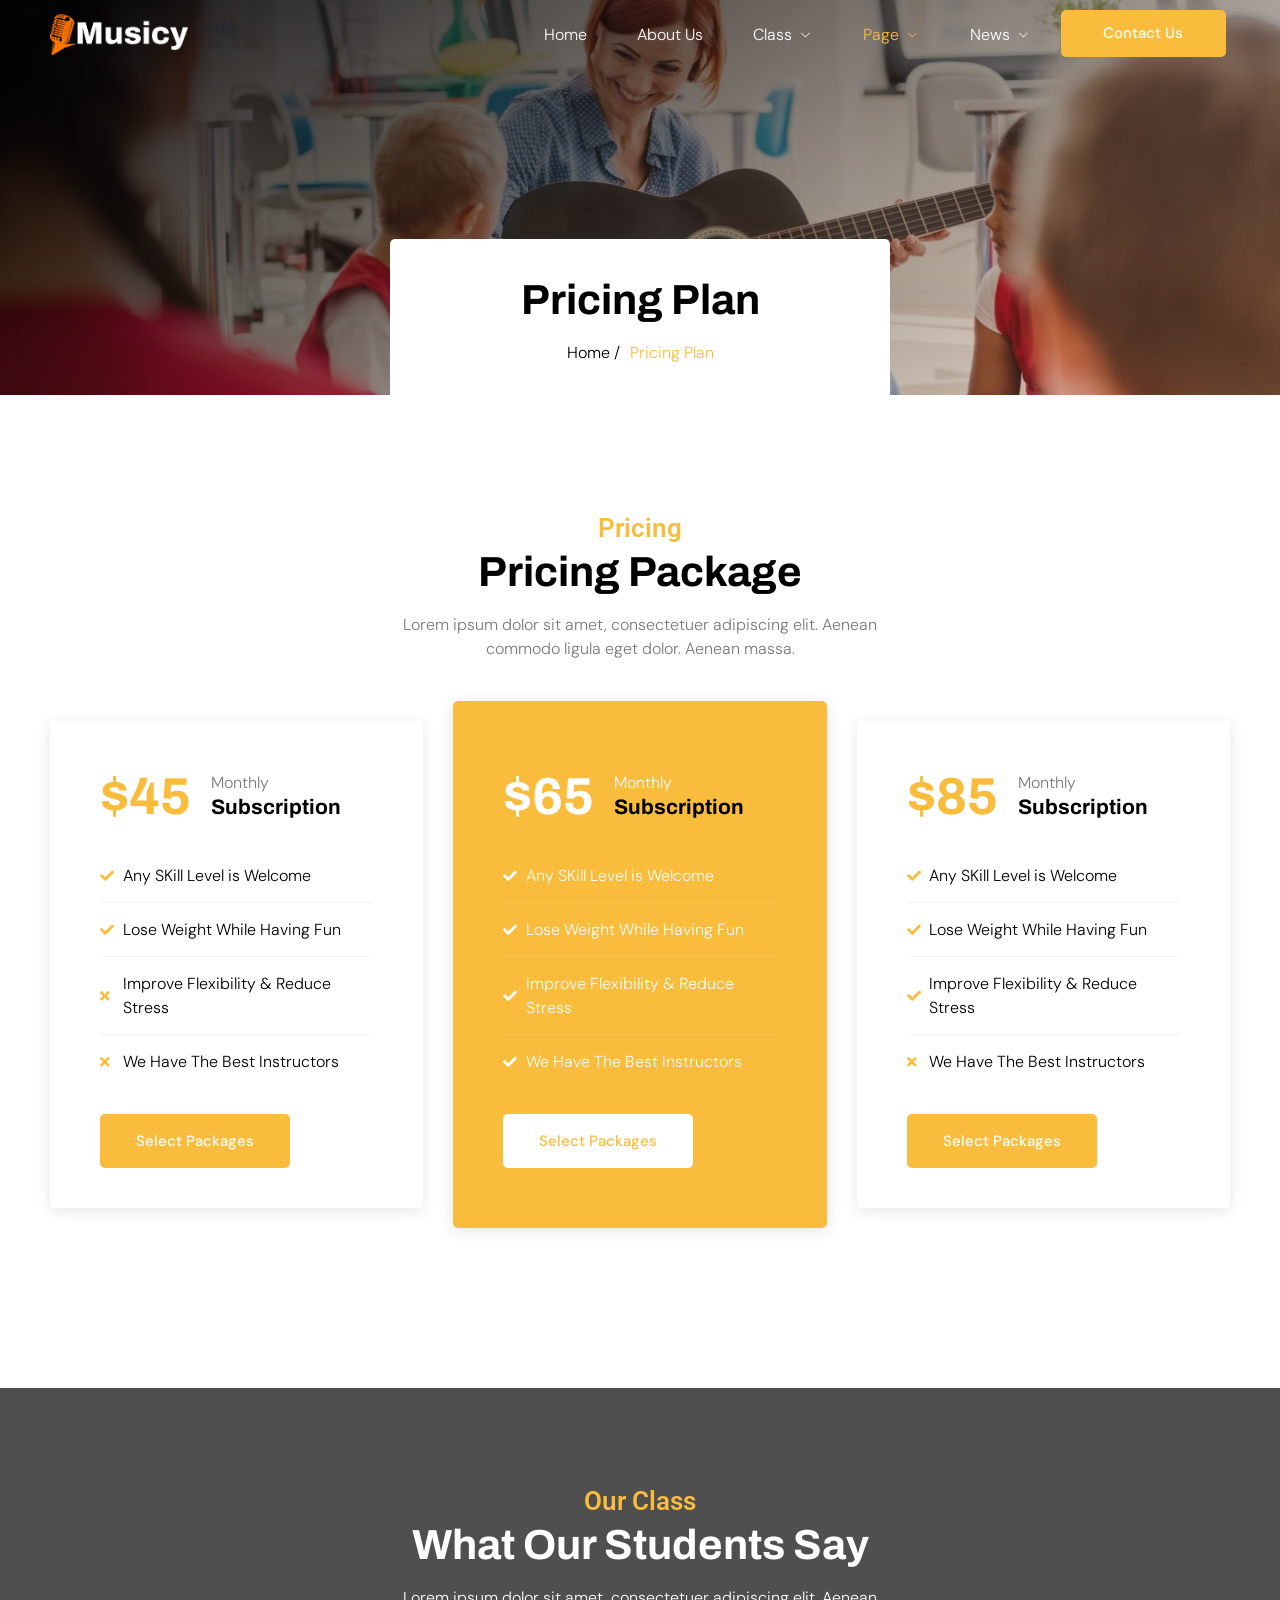
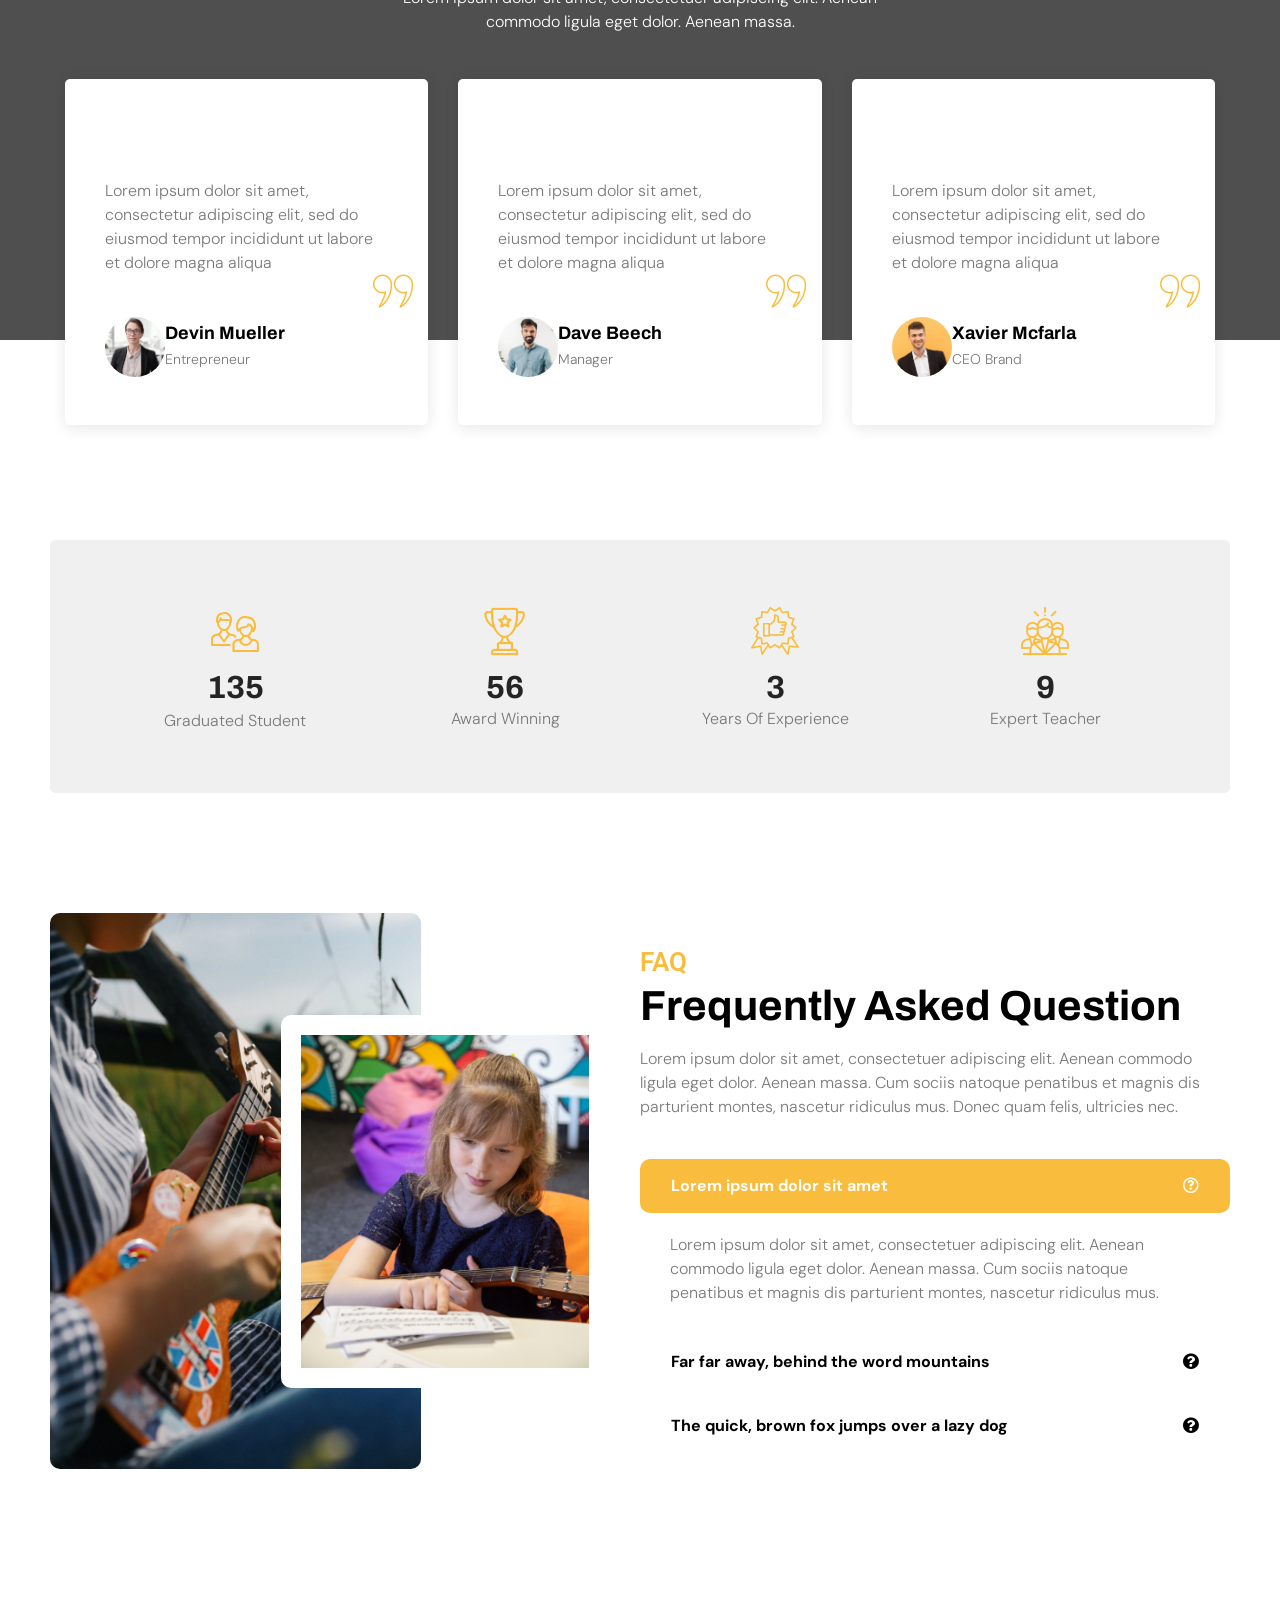
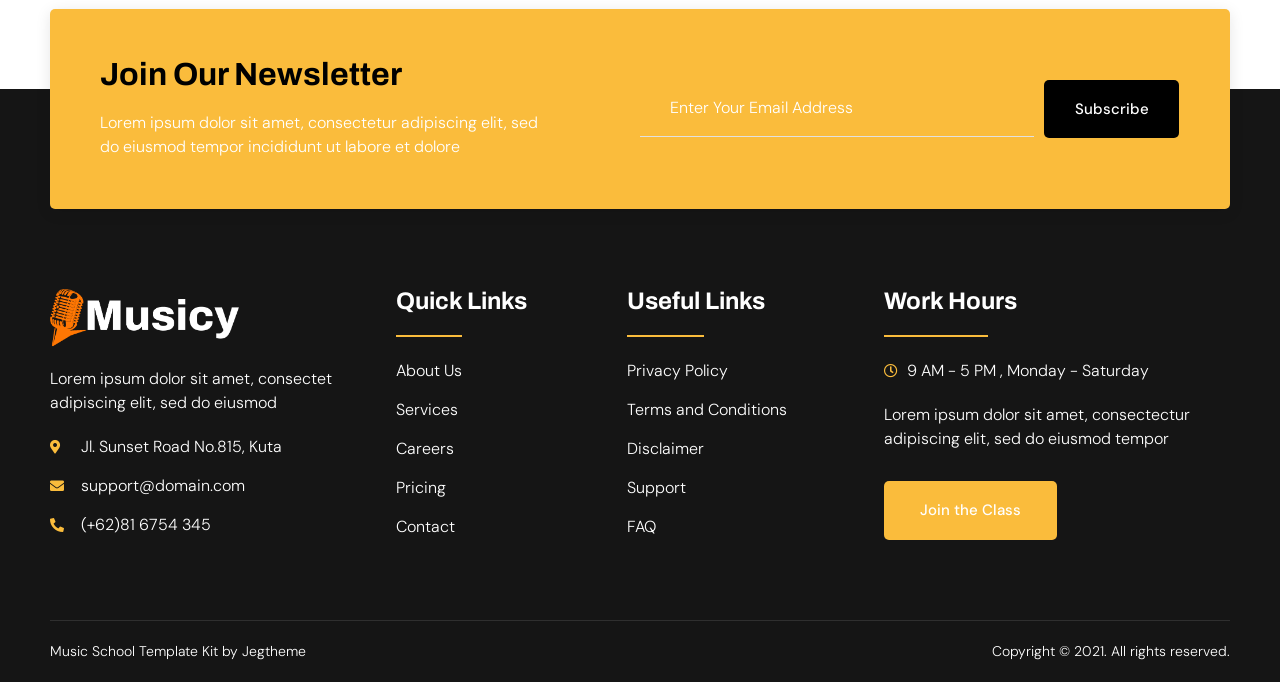
<file: musicy/pricing-plan.html>
<!DOCTYPE html>
<html lang="en-US">
  <head>
    <meta http-equiv="Content-Type" content="text/html; charset=UTF-8" />
    <meta name="viewport" content="width=device-width, initial-scale=1" />
    <link rel="profile" href="https://gmpg.org/xfn/11" />
    <link
      rel="pingback"
      href="https://templatekit.jegtheme.com/musicy/xmlrpc.php"
    />
    <title>Pricing Plan - Musicy</title>
    <link
      rel="canonical"
      href="https://templatekit.jegtheme.com/musicy/pricing-plan.html"
    />
    <meta name="robots" content="max-image-preview:large" />
    <script>
      window._wpemojiSettings = {
        baseUrl: "https:\/\/s.w.org\/images\/core\/emoji\/14.0.0\/72x72\/",
        ext: ".png",
        svgUrl: "https:\/\/s.w.org\/images\/core\/emoji\/14.0.0\/svg\/",
        svgExt: ".svg",
        source: {
          concatemoji: "../musicy/wp-includes/js/wp-emoji-release.min.js",
        },
      };
      /*! This file is auto-generated */
      !(function (e, a, t) {
        var n,
          r,
          o,
          i = a.createElement("canvas"),
          p = i.getContext && i.getContext("2d");
        function s(e, t) {
          var a = String.fromCharCode,
            e =
              (p.clearRect(0, 0, i.width, i.height),
              p.fillText(a.apply(this, e), 0, 0),
              i.toDataURL());
          return (
            p.clearRect(0, 0, i.width, i.height),
            p.fillText(a.apply(this, t), 0, 0),
            e === i.toDataURL()
          );
        }
        function c(e) {
          var t = a.createElement("script");
          (t.src = e),
            (t.defer = t.type = "text/javascript"),
            a.getElementsByTagName("head")[0].appendChild(t);
        }
        for (
          o = Array("flag", "emoji"),
            t.supports = { everything: !0, everythingExceptFlag: !0 },
            r = 0;
          r < o.length;
          r++
        )
          (t.supports[o[r]] = (function (e) {
            if (p && p.fillText)
              switch (
                ((p.textBaseline = "top"), (p.font = "600 32px Arial"), e)
              ) {
                case "flag":
                  return s(
                    [127987, 65039, 8205, 9895, 65039],
                    [127987, 65039, 8203, 9895, 65039]
                  )
                    ? !1
                    : !s(
                        [55356, 56826, 55356, 56819],
                        [55356, 56826, 8203, 55356, 56819]
                      ) &&
                        !s(
                          [
                            55356, 57332, 56128, 56423, 56128, 56418, 56128,
                            56421, 56128, 56430, 56128, 56423, 56128, 56447,
                          ],
                          [
                            55356, 57332, 8203, 56128, 56423, 8203, 56128,
                            56418, 8203, 56128, 56421, 8203, 56128, 56430, 8203,
                            56128, 56423, 8203, 56128, 56447,
                          ]
                        );
                case "emoji":
                  return !s(
                    [129777, 127995, 8205, 129778, 127999],
                    [129777, 127995, 8203, 129778, 127999]
                  );
              }
            return !1;
          })(o[r])),
            (t.supports.everything = t.supports.everything && t.supports[o[r]]),
            "flag" !== o[r] &&
              (t.supports.everythingExceptFlag =
                t.supports.everythingExceptFlag && t.supports[o[r]]);
        (t.supports.everythingExceptFlag =
          t.supports.everythingExceptFlag && !t.supports.flag),
          (t.DOMReady = !1),
          (t.readyCallback = function () {
            t.DOMReady = !0;
          }),
          t.supports.everything ||
            ((n = function () {
              t.readyCallback();
            }),
            a.addEventListener
              ? (a.addEventListener("DOMContentLoaded", n, !1),
                e.addEventListener("load", n, !1))
              : (e.attachEvent("onload", n),
                a.attachEvent("onreadystatechange", function () {
                  "complete" === a.readyState && t.readyCallback();
                })),
            (e = t.source || {}).concatemoji
              ? c(e.concatemoji)
              : e.wpemoji && e.twemoji && (c(e.twemoji), c(e.wpemoji)));
      })(window, document, window._wpemojiSettings);
    </script>
    <style>
      img.wp-smiley,
      img.emoji {
        display: inline !important;
        border: none !important;
        box-shadow: none !important;
        height: 1em !important;
        width: 1em !important;
        margin: 0 0.07em !important;
        vertical-align: -0.1em !important;
        background: none !important;
        padding: 0 !important;
      }
    </style>
    <link
      rel="stylesheet"
      id="jkit-elements-main-css"
      href="../musicy/wp-content/plugins/jeg-elementor-kit/assets/css/elements/main.css"
      media="all"
    />
    <link
      rel="stylesheet"
      id="wp-block-library-css"
      href="../musicy/wp-includes/css/dist/block-library/style.min.css"
      media="all"
    />
    <link
      rel="stylesheet"
      id="classic-theme-styles-css"
      href="../musicy/wp-includes/css/classic-themes.min.css"
      media="all"
    />
    <style id="global-styles-inline-css">
      body {
        --wp--preset--color--black: #000000;
        --wp--preset--color--cyan-bluish-gray: #abb8c3;
        --wp--preset--color--white: #ffffff;
        --wp--preset--color--pale-pink: #f78da7;
        --wp--preset--color--vivid-red: #cf2e2e;
        --wp--preset--color--luminous-vivid-orange: #ff6900;
        --wp--preset--color--luminous-vivid-amber: #fcb900;
        --wp--preset--color--light-green-cyan: #7bdcb5;
        --wp--preset--color--vivid-green-cyan: #00d084;
        --wp--preset--color--pale-cyan-blue: #8ed1fc;
        --wp--preset--color--vivid-cyan-blue: #0693e3;
        --wp--preset--color--vivid-purple: #9b51e0;
        --wp--preset--gradient--vivid-cyan-blue-to-vivid-purple: linear-gradient(
          135deg,
          rgba(6, 147, 227, 1) 0%,
          rgb(155, 81, 224) 100%
        );
        --wp--preset--gradient--light-green-cyan-to-vivid-green-cyan: linear-gradient(
          135deg,
          rgb(122, 220, 180) 0%,
          rgb(0, 208, 130) 100%
        );
        --wp--preset--gradient--luminous-vivid-amber-to-luminous-vivid-orange: linear-gradient(
          135deg,
          rgba(252, 185, 0, 1) 0%,
          rgba(255, 105, 0, 1) 100%
        );
        --wp--preset--gradient--luminous-vivid-orange-to-vivid-red: linear-gradient(
          135deg,
          rgba(255, 105, 0, 1) 0%,
          rgb(207, 46, 46) 100%
        );
        --wp--preset--gradient--very-light-gray-to-cyan-bluish-gray: linear-gradient(
          135deg,
          rgb(238, 238, 238) 0%,
          rgb(169, 184, 195) 100%
        );
        --wp--preset--gradient--cool-to-warm-spectrum: linear-gradient(
          135deg,
          rgb(74, 234, 220) 0%,
          rgb(151, 120, 209) 20%,
          rgb(207, 42, 186) 40%,
          rgb(238, 44, 130) 60%,
          rgb(251, 105, 98) 80%,
          rgb(254, 248, 76) 100%
        );
        --wp--preset--gradient--blush-light-purple: linear-gradient(
          135deg,
          rgb(255, 206, 236) 0%,
          rgb(152, 150, 240) 100%
        );
        --wp--preset--gradient--blush-bordeaux: linear-gradient(
          135deg,
          rgb(254, 205, 165) 0%,
          rgb(254, 45, 45) 50%,
          rgb(107, 0, 62) 100%
        );
        --wp--preset--gradient--luminous-dusk: linear-gradient(
          135deg,
          rgb(255, 203, 112) 0%,
          rgb(199, 81, 192) 50%,
          rgb(65, 88, 208) 100%
        );
        --wp--preset--gradient--pale-ocean: linear-gradient(
          135deg,
          rgb(255, 245, 203) 0%,
          rgb(182, 227, 212) 50%,
          rgb(51, 167, 181) 100%
        );
        --wp--preset--gradient--electric-grass: linear-gradient(
          135deg,
          rgb(202, 248, 128) 0%,
          rgb(113, 206, 126) 100%
        );
        --wp--preset--gradient--midnight: linear-gradient(
          135deg,
          rgb(2, 3, 129) 0%,
          rgb(40, 116, 252) 100%
        );
        --wp--preset--duotone--dark-grayscale: url("#wp-duotone-dark-grayscale");
        --wp--preset--duotone--grayscale: url("#wp-duotone-grayscale");
        --wp--preset--duotone--purple-yellow: url("#wp-duotone-purple-yellow");
        --wp--preset--duotone--blue-red: url("#wp-duotone-blue-red");
        --wp--preset--duotone--midnight: url("#wp-duotone-midnight");
        --wp--preset--duotone--magenta-yellow: url("#wp-duotone-magenta-yellow");
        --wp--preset--duotone--purple-green: url("#wp-duotone-purple-green");
        --wp--preset--duotone--blue-orange: url("#wp-duotone-blue-orange");
        --wp--preset--font-size--small: 13px;
        --wp--preset--font-size--medium: 20px;
        --wp--preset--font-size--large: 36px;
        --wp--preset--font-size--x-large: 42px;
        --wp--preset--spacing--20: 0.44rem;
        --wp--preset--spacing--30: 0.67rem;
        --wp--preset--spacing--40: 1rem;
        --wp--preset--spacing--50: 1.5rem;
        --wp--preset--spacing--60: 2.25rem;
        --wp--preset--spacing--70: 3.38rem;
        --wp--preset--spacing--80: 5.06rem;
      }
      :where(.is-layout-flex) {
        gap: 0.5em;
      }
      body .is-layout-flow > .alignleft {
        float: left;
        margin-inline-start: 0;
        margin-inline-end: 2em;
      }
      body .is-layout-flow > .alignright {
        float: right;
        margin-inline-start: 2em;
        margin-inline-end: 0;
      }
      body .is-layout-flow > .aligncenter {
        margin-left: auto !important;
        margin-right: auto !important;
      }
      body .is-layout-constrained > .alignleft {
        float: left;
        margin-inline-start: 0;
        margin-inline-end: 2em;
      }
      body .is-layout-constrained > .alignright {
        float: right;
        margin-inline-start: 2em;
        margin-inline-end: 0;
      }
      body .is-layout-constrained > .aligncenter {
        margin-left: auto !important;
        margin-right: auto !important;
      }
      body
        .is-layout-constrained
        > :where(:not(.alignleft):not(.alignright):not(.alignfull)) {
        max-width: var(--wp--style--global--content-size);
        margin-left: auto !important;
        margin-right: auto !important;
      }
      body .is-layout-constrained > .alignwide {
        max-width: var(--wp--style--global--wide-size);
      }
      body .is-layout-flex {
        display: flex;
      }
      body .is-layout-flex {
        flex-wrap: wrap;
        align-items: center;
      }
      body .is-layout-flex > * {
        margin: 0;
      }
      :where(.wp-block-columns.is-layout-flex) {
        gap: 2em;
      }
      .has-black-color {
        color: var(--wp--preset--color--black) !important;
      }
      .has-cyan-bluish-gray-color {
        color: var(--wp--preset--color--cyan-bluish-gray) !important;
      }
      .has-white-color {
        color: var(--wp--preset--color--white) !important;
      }
      .has-pale-pink-color {
        color: var(--wp--preset--color--pale-pink) !important;
      }
      .has-vivid-red-color {
        color: var(--wp--preset--color--vivid-red) !important;
      }
      .has-luminous-vivid-orange-color {
        color: var(--wp--preset--color--luminous-vivid-orange) !important;
      }
      .has-luminous-vivid-amber-color {
        color: var(--wp--preset--color--luminous-vivid-amber) !important;
      }
      .has-light-green-cyan-color {
        color: var(--wp--preset--color--light-green-cyan) !important;
      }
      .has-vivid-green-cyan-color {
        color: var(--wp--preset--color--vivid-green-cyan) !important;
      }
      .has-pale-cyan-blue-color {
        color: var(--wp--preset--color--pale-cyan-blue) !important;
      }
      .has-vivid-cyan-blue-color {
        color: var(--wp--preset--color--vivid-cyan-blue) !important;
      }
      .has-vivid-purple-color {
        color: var(--wp--preset--color--vivid-purple) !important;
      }
      .has-black-background-color {
        background-color: var(--wp--preset--color--black) !important;
      }
      .has-cyan-bluish-gray-background-color {
        background-color: var(--wp--preset--color--cyan-bluish-gray) !important;
      }
      .has-white-background-color {
        background-color: var(--wp--preset--color--white) !important;
      }
      .has-pale-pink-background-color {
        background-color: var(--wp--preset--color--pale-pink) !important;
      }
      .has-vivid-red-background-color {
        background-color: var(--wp--preset--color--vivid-red) !important;
      }
      .has-luminous-vivid-orange-background-color {
        background-color: var(
          --wp--preset--color--luminous-vivid-orange
        ) !important;
      }
      .has-luminous-vivid-amber-background-color {
        background-color: var(
          --wp--preset--color--luminous-vivid-amber
        ) !important;
      }
      .has-light-green-cyan-background-color {
        background-color: var(--wp--preset--color--light-green-cyan) !important;
      }
      .has-vivid-green-cyan-background-color {
        background-color: var(--wp--preset--color--vivid-green-cyan) !important;
      }
      .has-pale-cyan-blue-background-color {
        background-color: var(--wp--preset--color--pale-cyan-blue) !important;
      }
      .has-vivid-cyan-blue-background-color {
        background-color: var(--wp--preset--color--vivid-cyan-blue) !important;
      }
      .has-vivid-purple-background-color {
        background-color: var(--wp--preset--color--vivid-purple) !important;
      }
      .has-black-border-color {
        border-color: var(--wp--preset--color--black) !important;
      }
      .has-cyan-bluish-gray-border-color {
        border-color: var(--wp--preset--color--cyan-bluish-gray) !important;
      }
      .has-white-border-color {
        border-color: var(--wp--preset--color--white) !important;
      }
      .has-pale-pink-border-color {
        border-color: var(--wp--preset--color--pale-pink) !important;
      }
      .has-vivid-red-border-color {
        border-color: var(--wp--preset--color--vivid-red) !important;
      }
      .has-luminous-vivid-orange-border-color {
        border-color: var(
          --wp--preset--color--luminous-vivid-orange
        ) !important;
      }
      .has-luminous-vivid-amber-border-color {
        border-color: var(--wp--preset--color--luminous-vivid-amber) !important;
      }
      .has-light-green-cyan-border-color {
        border-color: var(--wp--preset--color--light-green-cyan) !important;
      }
      .has-vivid-green-cyan-border-color {
        border-color: var(--wp--preset--color--vivid-green-cyan) !important;
      }
      .has-pale-cyan-blue-border-color {
        border-color: var(--wp--preset--color--pale-cyan-blue) !important;
      }
      .has-vivid-cyan-blue-border-color {
        border-color: var(--wp--preset--color--vivid-cyan-blue) !important;
      }
      .has-vivid-purple-border-color {
        border-color: var(--wp--preset--color--vivid-purple) !important;
      }
      .has-vivid-cyan-blue-to-vivid-purple-gradient-background {
        background: var(
          --wp--preset--gradient--vivid-cyan-blue-to-vivid-purple
        ) !important;
      }
      .has-light-green-cyan-to-vivid-green-cyan-gradient-background {
        background: var(
          --wp--preset--gradient--light-green-cyan-to-vivid-green-cyan
        ) !important;
      }
      .has-luminous-vivid-amber-to-luminous-vivid-orange-gradient-background {
        background: var(
          --wp--preset--gradient--luminous-vivid-amber-to-luminous-vivid-orange
        ) !important;
      }
      .has-luminous-vivid-orange-to-vivid-red-gradient-background {
        background: var(
          --wp--preset--gradient--luminous-vivid-orange-to-vivid-red
        ) !important;
      }
      .has-very-light-gray-to-cyan-bluish-gray-gradient-background {
        background: var(
          --wp--preset--gradient--very-light-gray-to-cyan-bluish-gray
        ) !important;
      }
      .has-cool-to-warm-spectrum-gradient-background {
        background: var(
          --wp--preset--gradient--cool-to-warm-spectrum
        ) !important;
      }
      .has-blush-light-purple-gradient-background {
        background: var(--wp--preset--gradient--blush-light-purple) !important;
      }
      .has-blush-bordeaux-gradient-background {
        background: var(--wp--preset--gradient--blush-bordeaux) !important;
      }
      .has-luminous-dusk-gradient-background {
        background: var(--wp--preset--gradient--luminous-dusk) !important;
      }
      .has-pale-ocean-gradient-background {
        background: var(--wp--preset--gradient--pale-ocean) !important;
      }
      .has-electric-grass-gradient-background {
        background: var(--wp--preset--gradient--electric-grass) !important;
      }
      .has-midnight-gradient-background {
        background: var(--wp--preset--gradient--midnight) !important;
      }
      .has-small-font-size {
        font-size: var(--wp--preset--font-size--small) !important;
      }
      .has-medium-font-size {
        font-size: var(--wp--preset--font-size--medium) !important;
      }
      .has-large-font-size {
        font-size: var(--wp--preset--font-size--large) !important;
      }
      .has-x-large-font-size {
        font-size: var(--wp--preset--font-size--x-large) !important;
      }
      .wp-block-navigation a:where(:not(.wp-element-button)) {
        color: inherit;
      }
      :where(.wp-block-columns.is-layout-flex) {
        gap: 2em;
      }
      .wp-block-pullquote {
        font-size: 1.5em;
        line-height: 1.6;
      }
    </style>
    <link
      rel="stylesheet"
      id="allow-webp-image-css"
      href="../musicy/wp-content/plugins/allow-webp-image/public/css/allow-webp-image-public.css"
      media="all"
    />
    <link
      rel="stylesheet"
      id="template-kit-export-css"
      href="../musicy/wp-content/plugins/template-kit-export/public/assets/css/template-kit-export-public.min.css"
      media="all"
    />
    <link
      rel="stylesheet"
      id="hfe-style-css"
      href="../musicy/wp-content/plugins/header-footer-elementor/assets/css/header-footer-elementor.css"
      media="all"
    />
    <link
      rel="stylesheet"
      id="elementor-icons-css"
      href="../musicy/wp-content/plugins/elementor/assets/lib/eicons/css/elementor-icons.min.css"
      media="all"
    />
    <link
      rel="stylesheet"
      id="elementor-frontend-css"
      href="../musicy/wp-content/plugins/elementor/assets/css/frontend.min.css"
      media="all"
    />
    <link
      rel="stylesheet"
      id="swiper-css"
      href="../musicy/wp-content/plugins/elementor/assets/lib/swiper/css/swiper.min.css"
      media="all"
    />
    <link
      rel="stylesheet"
      id="elementor-post-7-css"
      href="../musicy/wp-content/uploads/sites/121/elementor/css/post-7.css"
      media="all"
    />
    <link
      rel="stylesheet"
      id="elementor-global-css"
      href="../musicy/wp-content/uploads/sites/121/elementor/css/global.css"
      media="all"
    />
    <link
      rel="stylesheet"
      id="elementor-post-762-css"
      href="../musicy/wp-content/uploads/sites/121/elementor/css/post-762.css"
      media="all"
    />
    <link
      rel="stylesheet"
      id="hfe-widgets-style-css"
      href="../musicy/wp-content/plugins/header-footer-elementor/inc/widgets-css/frontend.css"
      media="all"
    />
    <link
      rel="stylesheet"
      id="font-awesome-5-all-css"
      href="../musicy/wp-content/plugins/elementor/assets/lib/font-awesome/css/all.min.css"
      media="all"
    />
    <link
      rel="stylesheet"
      id="font-awesome-4-shim-css"
      href="../musicy/wp-content/plugins/elementor/assets/lib/font-awesome/css/v4-shims.min.css"
      media="all"
    />
    <link
      rel="stylesheet"
      id="elementor-post-390-css"
      href="../musicy/wp-content/uploads/sites/121/elementor/css/post-390.css"
      media="all"
    />
    <link
      rel="stylesheet"
      id="elementor-post-382-css"
      href="../musicy/wp-content/uploads/sites/121/elementor/css/post-382.css"
      media="all"
    />
    <link
      rel="stylesheet"
      id="hello-elementor-css"
      href="../musicy/wp-content/themes/hello-elementor/style.min.css"
      media="all"
    />
    <link
      rel="stylesheet"
      id="hello-elementor-theme-style-css"
      href="../musicy/wp-content/themes/hello-elementor/theme.min.css"
      media="all"
    />
    <link
      rel="stylesheet"
      id="google-fonts-1-css"
      href="https://fonts.googleapis.com/css?family=Roboto%3A100%2C100italic%2C200%2C200italic%2C300%2C300italic%2C400%2C400italic%2C500%2C500italic%2C600%2C600italic%2C700%2C700italic%2C800%2C800italic%2C900%2C900italic%7CRoboto+Slab%3A100%2C100italic%2C200%2C200italic%2C300%2C300italic%2C400%2C400italic%2C500%2C500italic%2C600%2C600italic%2C700%2C700italic%2C800%2C800italic%2C900%2C900italic%7CDM+Sans%3A100%2C100italic%2C200%2C200italic%2C300%2C300italic%2C400%2C400italic%2C500%2C500italic%2C600%2C600italic%2C700%2C700italic%2C800%2C800italic%2C900%2C900italic%7CArchivo%3A100%2C100italic%2C200%2C200italic%2C300%2C300italic%2C400%2C400italic%2C500%2C500italic%2C600%2C600italic%2C700%2C700italic%2C800%2C800italic%2C900%2C900italic%7CAlex+Brush%3A100%2C100italic%2C200%2C200italic%2C300%2C300italic%2C400%2C400italic%2C500%2C500italic%2C600%2C600italic%2C700%2C700italic%2C800%2C800italic%2C900%2C900italic%7CAllura%3A100%2C100italic%2C200%2C200italic%2C300%2C300italic%2C400%2C400italic%2C500%2C500italic%2C600%2C600italic%2C700%2C700italic%2C800%2C800italic%2C900%2C900italic&#038;display=auto&#038;ver=6.1.3"
      media="all"
    />
    <link
      rel="stylesheet"
      id="elementor-icons-shared-0-css"
      href="../musicy/wp-content/plugins/elementor/assets/lib/font-awesome/css/fontawesome.min.css"
      media="all"
    />
    <link
      rel="stylesheet"
      id="elementor-icons-fa-solid-css"
      href="../musicy/wp-content/plugins/elementor/assets/lib/font-awesome/css/solid.min.css"
      media="all"
    />
    <link
      rel="stylesheet"
      id="elementor-icons-jkiticon-css"
      href="../musicy/wp-content/plugins/jeg-elementor-kit/assets/fonts/jkiticon/jkiticon.css"
      media="all"
    />
    <link
      rel="stylesheet"
      id="elementor-icons-fa-regular-css"
      href="../musicy/wp-content/plugins/elementor/assets/lib/font-awesome/css/regular.min.css"
      media="all"
    />
    <link rel="preconnect" href="https://fonts.gstatic.com/" crossorigin />
    <script
      src="../musicy/wp-includes/js/jquery/jquery.min.js"
      id="jquery-core-js"
    ></script>
    <script
      src="../musicy/wp-includes/js/jquery/jquery-migrate.min.js"
      id="jquery-migrate-js"
    ></script>
    <script
      src="../musicy/wp-content/plugins/allow-webp-image/public/js/allow-webp-image-public.js"
      id="allow-webp-image-js"
    ></script>
    <script
      src="../musicy/wp-content/plugins/template-kit-export/public/assets/js/template-kit-export-public.min.js"
      id="template-kit-export-js"
    ></script>
    <script
      src="../musicy/wp-content/plugins/elementor/assets/lib/font-awesome/js/v4-shims.min.js"
      id="font-awesome-4-shim-js"
    ></script>
    <link
      rel="https://api.w.org/"
      href="https://templatekit.jegtheme.com/musicy/wp-json/"
    />
    <link
      rel="EditURI"
      type="application/rsd+xml"
      title="RSD"
      href="https://templatekit.jegtheme.com/musicy/xmlrpc.php?rsd"
    />
    <link
      rel="wlwmanifest"
      type="application/wlwmanifest+xml"
      href="https://templatekit.jegtheme.com/musicy/wp-includes/wlwmanifest.xml"
    />
    <meta name="generator" content="WordPress 6.1.3" />
    <link
      rel="shortlink"
      href="https://templatekit.jegtheme.com/musicy/?p=762"
    />
    <meta
      name="generator"
      content="Elementor 3.12.1; features: e_dom_optimization, e_optimized_assets_loading, a11y_improvements, additional_custom_breakpoints; settings: css_print_method-external, google_font-enabled, font_display-auto"
    />
  </head>
  <body
    class="page-template page-template-elementor_header_footer page page-id-762 ehf-header ehf-footer ehf-template-hello-elementor ehf-stylesheet-hello-elementor jkit-color-scheme elementor-default elementor-template-full-width elementor-kit-7 elementor-page elementor-page-762"
  >
    <svg
      xmlns="http://www.w3.org/2000/svg"
      viewBox="0 0 0 0"
      width="0"
      height="0"
      focusable="false"
      role="none"
      style="
        visibility: hidden;
        position: absolute;
        left: -9999px;
        overflow: hidden;
      "
    >
      <defs>
        <filter id="wp-duotone-dark-grayscale">
          <feColorMatrix
            color-interpolation-filters="sRGB"
            type="matrix"
            values=" .299 .587 .114 0 0 .299 .587 .114 0 0 .299 .587 .114 0 0 .299 .587 .114 0 0 "
          />
          <feComponentTransfer color-interpolation-filters="sRGB">
            <feFuncR type="table" tableValues="0 0.49803921568627" />
            <feFuncG type="table" tableValues="0 0.49803921568627" />
            <feFuncB type="table" tableValues="0 0.49803921568627" />
            <feFuncA type="table" tableValues="1 1" />
          </feComponentTransfer>
          <feComposite in2="SourceGraphic" operator="in" />
        </filter>
      </defs></svg
    ><svg
      xmlns="http://www.w3.org/2000/svg"
      viewBox="0 0 0 0"
      width="0"
      height="0"
      focusable="false"
      role="none"
      style="
        visibility: hidden;
        position: absolute;
        left: -9999px;
        overflow: hidden;
      "
    >
      <defs>
        <filter id="wp-duotone-grayscale">
          <feColorMatrix
            color-interpolation-filters="sRGB"
            type="matrix"
            values=" .299 .587 .114 0 0 .299 .587 .114 0 0 .299 .587 .114 0 0 .299 .587 .114 0 0 "
          />
          <feComponentTransfer color-interpolation-filters="sRGB">
            <feFuncR type="table" tableValues="0 1" />
            <feFuncG type="table" tableValues="0 1" />
            <feFuncB type="table" tableValues="0 1" />
            <feFuncA type="table" tableValues="1 1" />
          </feComponentTransfer>
          <feComposite in2="SourceGraphic" operator="in" />
        </filter>
      </defs></svg
    ><svg
      xmlns="http://www.w3.org/2000/svg"
      viewBox="0 0 0 0"
      width="0"
      height="0"
      focusable="false"
      role="none"
      style="
        visibility: hidden;
        position: absolute;
        left: -9999px;
        overflow: hidden;
      "
    >
      <defs>
        <filter id="wp-duotone-purple-yellow">
          <feColorMatrix
            color-interpolation-filters="sRGB"
            type="matrix"
            values=" .299 .587 .114 0 0 .299 .587 .114 0 0 .299 .587 .114 0 0 .299 .587 .114 0 0 "
          />
          <feComponentTransfer color-interpolation-filters="sRGB">
            <feFuncR
              type="table"
              tableValues="0.54901960784314 0.98823529411765"
            />
            <feFuncG type="table" tableValues="0 1" />
            <feFuncB
              type="table"
              tableValues="0.71764705882353 0.25490196078431"
            />
            <feFuncA type="table" tableValues="1 1" />
          </feComponentTransfer>
          <feComposite in2="SourceGraphic" operator="in" />
        </filter>
      </defs></svg
    ><svg
      xmlns="http://www.w3.org/2000/svg"
      viewBox="0 0 0 0"
      width="0"
      height="0"
      focusable="false"
      role="none"
      style="
        visibility: hidden;
        position: absolute;
        left: -9999px;
        overflow: hidden;
      "
    >
      <defs>
        <filter id="wp-duotone-blue-red">
          <feColorMatrix
            color-interpolation-filters="sRGB"
            type="matrix"
            values=" .299 .587 .114 0 0 .299 .587 .114 0 0 .299 .587 .114 0 0 .299 .587 .114 0 0 "
          />
          <feComponentTransfer color-interpolation-filters="sRGB">
            <feFuncR type="table" tableValues="0 1" />
            <feFuncG type="table" tableValues="0 0.27843137254902" />
            <feFuncB
              type="table"
              tableValues="0.5921568627451 0.27843137254902"
            />
            <feFuncA type="table" tableValues="1 1" />
          </feComponentTransfer>
          <feComposite in2="SourceGraphic" operator="in" />
        </filter>
      </defs></svg
    ><svg
      xmlns="http://www.w3.org/2000/svg"
      viewBox="0 0 0 0"
      width="0"
      height="0"
      focusable="false"
      role="none"
      style="
        visibility: hidden;
        position: absolute;
        left: -9999px;
        overflow: hidden;
      "
    >
      <defs>
        <filter id="wp-duotone-midnight">
          <feColorMatrix
            color-interpolation-filters="sRGB"
            type="matrix"
            values=" .299 .587 .114 0 0 .299 .587 .114 0 0 .299 .587 .114 0 0 .299 .587 .114 0 0 "
          />
          <feComponentTransfer color-interpolation-filters="sRGB">
            <feFuncR type="table" tableValues="0 0" />
            <feFuncG type="table" tableValues="0 0.64705882352941" />
            <feFuncB type="table" tableValues="0 1" />
            <feFuncA type="table" tableValues="1 1" />
          </feComponentTransfer>
          <feComposite in2="SourceGraphic" operator="in" />
        </filter>
      </defs></svg
    ><svg
      xmlns="http://www.w3.org/2000/svg"
      viewBox="0 0 0 0"
      width="0"
      height="0"
      focusable="false"
      role="none"
      style="
        visibility: hidden;
        position: absolute;
        left: -9999px;
        overflow: hidden;
      "
    >
      <defs>
        <filter id="wp-duotone-magenta-yellow">
          <feColorMatrix
            color-interpolation-filters="sRGB"
            type="matrix"
            values=" .299 .587 .114 0 0 .299 .587 .114 0 0 .299 .587 .114 0 0 .299 .587 .114 0 0 "
          />
          <feComponentTransfer color-interpolation-filters="sRGB">
            <feFuncR type="table" tableValues="0.78039215686275 1" />
            <feFuncG type="table" tableValues="0 0.94901960784314" />
            <feFuncB
              type="table"
              tableValues="0.35294117647059 0.47058823529412"
            />
            <feFuncA type="table" tableValues="1 1" />
          </feComponentTransfer>
          <feComposite in2="SourceGraphic" operator="in" />
        </filter>
      </defs></svg
    ><svg
      xmlns="http://www.w3.org/2000/svg"
      viewBox="0 0 0 0"
      width="0"
      height="0"
      focusable="false"
      role="none"
      style="
        visibility: hidden;
        position: absolute;
        left: -9999px;
        overflow: hidden;
      "
    >
      <defs>
        <filter id="wp-duotone-purple-green">
          <feColorMatrix
            color-interpolation-filters="sRGB"
            type="matrix"
            values=" .299 .587 .114 0 0 .299 .587 .114 0 0 .299 .587 .114 0 0 .299 .587 .114 0 0 "
          />
          <feComponentTransfer color-interpolation-filters="sRGB">
            <feFuncR
              type="table"
              tableValues="0.65098039215686 0.40392156862745"
            />
            <feFuncG type="table" tableValues="0 1" />
            <feFuncB type="table" tableValues="0.44705882352941 0.4" />
            <feFuncA type="table" tableValues="1 1" />
          </feComponentTransfer>
          <feComposite in2="SourceGraphic" operator="in" />
        </filter>
      </defs></svg
    ><svg
      xmlns="http://www.w3.org/2000/svg"
      viewBox="0 0 0 0"
      width="0"
      height="0"
      focusable="false"
      role="none"
      style="
        visibility: hidden;
        position: absolute;
        left: -9999px;
        overflow: hidden;
      "
    >
      <defs>
        <filter id="wp-duotone-blue-orange">
          <feColorMatrix
            color-interpolation-filters="sRGB"
            type="matrix"
            values=" .299 .587 .114 0 0 .299 .587 .114 0 0 .299 .587 .114 0 0 .299 .587 .114 0 0 "
          />
          <feComponentTransfer color-interpolation-filters="sRGB">
            <feFuncR type="table" tableValues="0.098039215686275 1" />
            <feFuncG type="table" tableValues="0 0.66274509803922" />
            <feFuncB
              type="table"
              tableValues="0.84705882352941 0.41960784313725"
            />
            <feFuncA type="table" tableValues="1 1" />
          </feComponentTransfer>
          <feComposite in2="SourceGraphic" operator="in" />
        </filter>
      </defs>
    </svg>
    <div id="page" class="hfeed site">
      <header
        id="masthead"
        itemscope="itemscope"
        itemtype="https://schema.org/WPHeader"
      >
        <p class="main-title bhf-hidden" itemprop="headline">
          <a href="../musicy.html" title="Musicy" rel="home">Musicy</a>
        </p>
        <div
          data-elementor-type="wp-post"
          data-elementor-id="390"
          class="elementor elementor-390"
        >
          <section
            class="elementor-section elementor-top-section elementor-element elementor-element-8c18685 elementor-section-boxed elementor-section-height-default elementor-section-height-default"
            data-id="8c18685"
            data-element_type="section"
          >
            <div class="elementor-container elementor-column-gap-no">
              <div
                class="elementor-column elementor-col-33 elementor-top-column elementor-element elementor-element-52d522e"
                data-id="52d522e"
                data-element_type="column"
              >
                <div class="elementor-widget-wrap elementor-element-populated">
                  <div
                    class="elementor-element elementor-element-75d4395 elementor-widget elementor-widget-image"
                    data-id="75d4395"
                    data-element_type="widget"
                    data-widget_type="image.default"
                  >
                    <div class="elementor-widget-container">
                      <img
                        width="653"
                        height="200"
                        src="../musicy/wp-content/uploads/sites/121/2021/07/logo-2.png"
                        class="attachment-full size-full wp-image-375"
                        alt=""
                        decoding="async"
                        loading="lazy"
                        srcset="
                          ../musicy/wp-content/uploads/sites/121/2021/07/logo-2.png        653w,
                          ../musicy/wp-content/uploads/sites/121/2021/07/logo-2-300x92.png 300w
                        "
                        sizes="(max-width: 653px) 100vw, 653px"
                      />
                    </div>
                  </div>
                </div>
              </div>
              <div
                class="elementor-column elementor-col-33 elementor-top-column elementor-element elementor-element-82da5d4"
                data-id="82da5d4"
                data-element_type="column"
              >
                <div class="elementor-widget-wrap elementor-element-populated">
                  <div
                    class="elementor-element elementor-element-42ca736 elementor-widget elementor-widget-jkit_nav_menu"
                    data-id="42ca736"
                    data-element_type="widget"
                    data-widget_type="jkit_nav_menu.default"
                  >
                    <div class="elementor-widget-container">
                      <div
                        class="jeg-elementor-kit jkit-nav-menu break-point-tablet submenu-click-title jeg_module_762__64ef33bcb8d94"
                        data-item-indicator='&lt;i aria-hidden="true" class="jki jki-chevron-down-line"&gt;&lt;/i&gt;'
                      >
                        <button class="jkit-hamburger-menu">
                          <i aria-hidden="true" class="fas fa-bars"></i>
                        </button>
                        <div class="jkit-menu-wrapper">
                          <div class="jkit-menu-container">
                            <ul
                              id="menu-menu-1"
                              class="jkit-menu jkit-menu-direction-flex jkit-submenu-position-top"
                            >
                              <li
                                id="menu-item-53"
                                class="menu-item menu-item-type-post_type menu-item-object-page menu-item-home menu-item-53"
                              >
                                <a href="../musicy.html">Home</a>
                              </li>
                              <li
                                id="menu-item-811"
                                class="menu-item menu-item-type-post_type menu-item-object-page menu-item-811"
                              >
                                <a href="../musicy/about-us.html">About Us</a>
                              </li>
                              <li
                                id="menu-item-56"
                                class="menu-item menu-item-type-custom menu-item-object-custom menu-item-has-children menu-item-56"
                              >
                                <a href="#">Class</a>
                                <ul class="sub-menu">
                                  <li
                                    id="menu-item-810"
                                    class="menu-item menu-item-type-post_type menu-item-object-page menu-item-810"
                                  >
                                    <a href="../musicy/class.html">Class</a>
                                  </li>
                                  <li
                                    id="menu-item-804"
                                    class="menu-item menu-item-type-post_type menu-item-object-page menu-item-804"
                                  >
                                    <a href="../musicy/class-detail.html"
                                      >Class Detail</a
                                    >
                                  </li>
                                </ul>
                              </li>
                              <li
                                id="menu-item-57"
                                class="menu-item menu-item-type-custom menu-item-object-custom current-menu-ancestor current-menu-parent menu-item-has-children menu-item-57"
                              >
                                <a href="#">Page</a>
                                <ul class="sub-menu">
                                  <li
                                    id="menu-item-803"
                                    class="menu-item menu-item-type-post_type menu-item-object-page current-menu-item page_item page-item-762 current_page_item menu-item-803"
                                  >
                                    <a
                                      href="../musicy/pricing-plan.html"
                                      aria-current="page"
                                      >Pricing Plan</a
                                    >
                                  </li>
                                  <li
                                    id="menu-item-808"
                                    class="menu-item menu-item-type-post_type menu-item-object-page menu-item-808"
                                  >
                                    <a href="../musicy/404-page.html"
                                      >404 Page</a
                                    >
                                  </li>
                                  <li
                                    id="menu-item-809"
                                    class="menu-item menu-item-type-post_type menu-item-object-page menu-item-809"
                                  >
                                    <a href="../musicy/teacher.html">Teacher</a>
                                  </li>
                                  <li
                                    id="menu-item-805"
                                    class="menu-item menu-item-type-post_type menu-item-object-page menu-item-805"
                                  >
                                    <a href="../musicy/faq.html">FAQ</a>
                                  </li>
                                  <li
                                    id="menu-item-807"
                                    class="menu-item menu-item-type-post_type menu-item-object-page menu-item-807"
                                  >
                                    <a href="../musicy/contact-us.html"
                                      >Contact Us</a
                                    >
                                  </li>
                                </ul>
                              </li>
                              <li
                                id="menu-item-58"
                                class="menu-item menu-item-type-custom menu-item-object-custom menu-item-has-children menu-item-58"
                              >
                                <a href="#">News</a>
                                <ul class="sub-menu">
                                  <li
                                    id="menu-item-806"
                                    class="menu-item menu-item-type-post_type menu-item-object-page menu-item-806"
                                  >
                                    <a href="../musicy/news.html">News</a>
                                  </li>
                                  <li
                                    id="menu-item-883"
                                    class="menu-item menu-item-type-post_type menu-item-object-post menu-item-883"
                                  >
                                    <a
                                      href="../musicy/2021/07/09/this-is-the-tips-to-get-better-at-sight-reading.html"
                                      >Single News</a
                                    >
                                  </li>
                                </ul>
                              </li>
                            </ul>
                          </div>
                          <div class="jkit-nav-identity-panel">
                            <div class="jkit-nav-site-title">
                              <a href="../musicy.html" class="jkit-nav-logo"
                                ><img
                                  src="../musicy/wp-content/uploads/sites/121/2021/07/logo-2.png"
                              /></a>
                            </div>
                            <button class="jkit-close-menu">
                              <i aria-hidden="true" class="fas fa-times"></i>
                            </button>
                          </div>
                        </div>
                        <div class="jkit-overlay"></div>
                      </div>
                    </div>
                  </div>
                </div>
              </div>
              <div
                class="elementor-column elementor-col-33 elementor-top-column elementor-element elementor-element-27e377c elementor-hidden-tablet elementor-hidden-phone"
                data-id="27e377c"
                data-element_type="column"
              >
                <div class="elementor-widget-wrap elementor-element-populated">
                  <div
                    class="elementor-element elementor-element-b780c3a elementor-align-justify elementor-widget elementor-widget-button"
                    data-id="b780c3a"
                    data-element_type="widget"
                    data-widget_type="button.default"
                  >
                    <div class="elementor-widget-container">
                      <div class="elementor-button-wrapper">
                        <a
                          href="#"
                          class="elementor-button-link elementor-button elementor-size-sm"
                          role="button"
                        >
                          <span class="elementor-button-content-wrapper">
                            <span class="elementor-button-text"
                              >Contact Us</span
                            >
                          </span>
                        </a>
                      </div>
                    </div>
                  </div>
                </div>
              </div>
            </div>
          </section>
        </div>
      </header>
      <div
        data-elementor-type="wp-page"
        data-elementor-id="762"
        class="elementor elementor-762"
      >
        <section
          class="elementor-section elementor-top-section elementor-element elementor-element-8dbb178 elementor-section-boxed elementor-section-height-default elementor-section-height-default"
          data-id="8dbb178"
          data-element_type="section"
          data-settings='{"background_background":"classic"}'
        >
          <div class="elementor-background-overlay"></div>
          <div class="elementor-container elementor-column-gap-no">
            <div
              class="elementor-column elementor-col-100 elementor-top-column elementor-element elementor-element-be34307"
              data-id="be34307"
              data-element_type="column"
            >
              <div class="elementor-widget-wrap elementor-element-populated">
                <section
                  class="elementor-section elementor-inner-section elementor-element elementor-element-72f3768 elementor-section-boxed elementor-section-height-default elementor-section-height-default"
                  data-id="72f3768"
                  data-element_type="section"
                >
                  <div class="elementor-container elementor-column-gap-no">
                    <div
                      class="elementor-column elementor-col-100 elementor-inner-column elementor-element elementor-element-e000445"
                      data-id="e000445"
                      data-element_type="column"
                      data-settings='{"background_background":"classic"}'
                    >
                      <div
                        class="elementor-widget-wrap elementor-element-populated"
                      >
                        <div
                          class="elementor-element elementor-element-678df9e elementor-widget elementor-widget-heading"
                          data-id="678df9e"
                          data-element_type="widget"
                          data-widget_type="heading.default"
                        >
                          <div class="elementor-widget-container">
                            <h2
                              class="elementor-heading-title elementor-size-default"
                            >
                              Pricing Plan
                            </h2>
                          </div>
                        </div>
                        <div
                          class="elementor-element elementor-element-f1aebce elementor-widget__width-auto elementor-widget elementor-widget-text-editor"
                          data-id="f1aebce"
                          data-element_type="widget"
                          data-widget_type="text-editor.default"
                        >
                          <div class="elementor-widget-container">Home /</div>
                        </div>
                        <div
                          class="elementor-element elementor-element-5fa4539 elementor-widget__width-auto elementor-widget elementor-widget-text-editor"
                          data-id="5fa4539"
                          data-element_type="widget"
                          data-widget_type="text-editor.default"
                        >
                          <div class="elementor-widget-container">
                            Pricing Plan
                          </div>
                        </div>
                      </div>
                    </div>
                  </div>
                </section>
              </div>
            </div>
          </div>
        </section>
        <section
          class="elementor-section elementor-top-section elementor-element elementor-element-f7b0bd7 elementor-section-boxed elementor-section-height-default elementor-section-height-default"
          data-id="f7b0bd7"
          data-element_type="section"
        >
          <div class="elementor-container elementor-column-gap-no">
            <div
              class="elementor-column elementor-col-100 elementor-top-column elementor-element elementor-element-20b8d0c"
              data-id="20b8d0c"
              data-element_type="column"
            >
              <div class="elementor-widget-wrap elementor-element-populated">
                <section
                  class="elementor-section elementor-inner-section elementor-element elementor-element-461a3fa elementor-section-boxed elementor-section-height-default elementor-section-height-default"
                  data-id="461a3fa"
                  data-element_type="section"
                >
                  <div class="elementor-container elementor-column-gap-no">
                    <div
                      class="elementor-column elementor-col-100 elementor-inner-column elementor-element elementor-element-c20b212"
                      data-id="c20b212"
                      data-element_type="column"
                    >
                      <div
                        class="elementor-widget-wrap elementor-element-populated"
                      >
                        <div
                          class="elementor-element elementor-element-f01adae elementor-widget elementor-widget-text-editor"
                          data-id="f01adae"
                          data-element_type="widget"
                          data-widget_type="text-editor.default"
                        >
                          <div class="elementor-widget-container">Pricing</div>
                        </div>
                        <div
                          class="elementor-element elementor-element-497be6f elementor-widget elementor-widget-heading"
                          data-id="497be6f"
                          data-element_type="widget"
                          data-widget_type="heading.default"
                        >
                          <div class="elementor-widget-container">
                            <h2
                              class="elementor-heading-title elementor-size-default"
                            >
                              Pricing Package
                            </h2>
                          </div>
                        </div>
                        <div
                          class="elementor-element elementor-element-2425713 elementor-widget elementor-widget-text-editor"
                          data-id="2425713"
                          data-element_type="widget"
                          data-widget_type="text-editor.default"
                        >
                          <div class="elementor-widget-container">
                            Lorem ipsum dolor sit amet, consectetuer adipiscing
                            elit. Aenean commodo ligula eget dolor. Aenean
                            massa.
                          </div>
                        </div>
                      </div>
                    </div>
                  </div>
                </section>
                <section
                  class="elementor-section elementor-inner-section elementor-element elementor-element-80eacd6 elementor-section-boxed elementor-section-height-default elementor-section-height-default"
                  data-id="80eacd6"
                  data-element_type="section"
                >
                  <div class="elementor-container elementor-column-gap-no">
                    <div
                      class="elementor-column elementor-col-33 elementor-inner-column elementor-element elementor-element-62f3b4a animated-slow elementor-invisible"
                      data-id="62f3b4a"
                      data-element_type="column"
                      data-settings='{"background_background":"classic","animation":"fadeInUp"}'
                    >
                      <div
                        class="elementor-widget-wrap elementor-element-populated"
                      >
                        <div
                          class="elementor-element elementor-element-e996d39 elementor-widget__width-auto elementor-widget elementor-widget-heading"
                          data-id="e996d39"
                          data-element_type="widget"
                          data-widget_type="heading.default"
                        >
                          <div class="elementor-widget-container">
                            <span
                              class="elementor-heading-title elementor-size-default"
                              >$45</span
                            >
                          </div>
                        </div>
                        <div
                          class="elementor-element elementor-element-92332c3 elementor-widget__width-auto elementor-widget elementor-widget-jkit_heading"
                          data-id="92332c3"
                          data-element_type="widget"
                          data-widget_type="jkit_heading.default"
                        >
                          <div class="elementor-widget-container">
                            <div
                              class="jeg-elementor-kit jkit-heading align-left align-tablet- align-mobile- jeg_module_762_1_64ef33bccc35b"
                            >
                              <div
                                class="heading-section-title display-inline-block"
                              >
                                <h2 class="heading-title"></h2>
                              </div>
                              <h4 class="heading-section-subtitle style-color">
                                Monthly
                              </h4>
                              <div class="heading-section-description">
                                Subscription
                              </div>
                            </div>
                          </div>
                        </div>
                        <div
                          class="elementor-element elementor-element-a29277b elementor-icon-list--layout-traditional elementor-list-item-link-full_width elementor-widget elementor-widget-icon-list"
                          data-id="a29277b"
                          data-element_type="widget"
                          data-widget_type="icon-list.default"
                        >
                          <div class="elementor-widget-container">
                            <ul class="elementor-icon-list-items">
                              <li class="elementor-icon-list-item">
                                <span class="elementor-icon-list-icon">
                                  <i
                                    aria-hidden="true"
                                    class="fas fa-check"
                                  ></i>
                                </span>
                                <span class="elementor-icon-list-text"
                                  >Any SKill Level is Welcome</span
                                >
                              </li>
                              <li class="elementor-icon-list-item">
                                <span class="elementor-icon-list-icon">
                                  <i
                                    aria-hidden="true"
                                    class="fas fa-check"
                                  ></i>
                                </span>
                                <span class="elementor-icon-list-text"
                                  >Lose Weight While Having Fun</span
                                >
                              </li>
                              <li class="elementor-icon-list-item">
                                <span class="elementor-icon-list-icon">
                                  <i
                                    aria-hidden="true"
                                    class="fas fa-times"
                                  ></i>
                                </span>
                                <span class="elementor-icon-list-text"
                                  >Improve Flexibility & Reduce Stress</span
                                >
                              </li>
                              <li class="elementor-icon-list-item">
                                <span class="elementor-icon-list-icon">
                                  <i
                                    aria-hidden="true"
                                    class="fas fa-times"
                                  ></i>
                                </span>
                                <span class="elementor-icon-list-text"
                                  >We Have The Best Instructors</span
                                >
                              </li>
                            </ul>
                          </div>
                        </div>
                        <div
                          class="elementor-element elementor-element-1892485 elementor-align-left elementor-widget elementor-widget-button"
                          data-id="1892485"
                          data-element_type="widget"
                          data-widget_type="button.default"
                        >
                          <div class="elementor-widget-container">
                            <div class="elementor-button-wrapper">
                              <a
                                href="#"
                                class="elementor-button-link elementor-button elementor-size-sm"
                                role="button"
                              >
                                <span class="elementor-button-content-wrapper">
                                  <span class="elementor-button-text"
                                    >Select Packages</span
                                  >
                                </span>
                              </a>
                            </div>
                          </div>
                        </div>
                      </div>
                    </div>
                    <div
                      class="elementor-column elementor-col-33 elementor-inner-column elementor-element elementor-element-09256f4 animated-slow elementor-invisible"
                      data-id="09256f4"
                      data-element_type="column"
                      data-settings='{"background_background":"classic","animation":"fadeInUp"}'
                    >
                      <div
                        class="elementor-widget-wrap elementor-element-populated"
                      >
                        <div
                          class="elementor-element elementor-element-87f5a48 elementor-widget__width-auto elementor-widget elementor-widget-heading"
                          data-id="87f5a48"
                          data-element_type="widget"
                          data-widget_type="heading.default"
                        >
                          <div class="elementor-widget-container">
                            <span
                              class="elementor-heading-title elementor-size-default"
                              >$65</span
                            >
                          </div>
                        </div>
                        <div
                          class="elementor-element elementor-element-ba82446 elementor-widget__width-auto elementor-widget elementor-widget-jkit_heading"
                          data-id="ba82446"
                          data-element_type="widget"
                          data-widget_type="jkit_heading.default"
                        >
                          <div class="elementor-widget-container">
                            <div
                              class="jeg-elementor-kit jkit-heading align-left align-tablet- align-mobile- jeg_module_762_2_64ef33bcd2a18"
                            >
                              <div
                                class="heading-section-title display-inline-block"
                              >
                                <h2 class="heading-title"></h2>
                              </div>
                              <h4 class="heading-section-subtitle style-color">
                                Monthly
                              </h4>
                              <div class="heading-section-description">
                                Subscription
                              </div>
                            </div>
                          </div>
                        </div>
                        <div
                          class="elementor-element elementor-element-e52af9b elementor-icon-list--layout-traditional elementor-list-item-link-full_width elementor-widget elementor-widget-icon-list"
                          data-id="e52af9b"
                          data-element_type="widget"
                          data-widget_type="icon-list.default"
                        >
                          <div class="elementor-widget-container">
                            <ul class="elementor-icon-list-items">
                              <li class="elementor-icon-list-item">
                                <span class="elementor-icon-list-icon">
                                  <i
                                    aria-hidden="true"
                                    class="fas fa-check"
                                  ></i>
                                </span>
                                <span class="elementor-icon-list-text"
                                  >Any SKill Level is Welcome</span
                                >
                              </li>
                              <li class="elementor-icon-list-item">
                                <span class="elementor-icon-list-icon">
                                  <i
                                    aria-hidden="true"
                                    class="fas fa-check"
                                  ></i>
                                </span>
                                <span class="elementor-icon-list-text"
                                  >Lose Weight While Having Fun</span
                                >
                              </li>
                              <li class="elementor-icon-list-item">
                                <span class="elementor-icon-list-icon">
                                  <i
                                    aria-hidden="true"
                                    class="fas fa-check"
                                  ></i>
                                </span>
                                <span class="elementor-icon-list-text"
                                  >Improve Flexibility & Reduce Stress</span
                                >
                              </li>
                              <li class="elementor-icon-list-item">
                                <span class="elementor-icon-list-icon">
                                  <i
                                    aria-hidden="true"
                                    class="fas fa-check"
                                  ></i>
                                </span>
                                <span class="elementor-icon-list-text"
                                  >We Have The Best Instructors</span
                                >
                              </li>
                            </ul>
                          </div>
                        </div>
                        <div
                          class="elementor-element elementor-element-ebb74f6 elementor-align-left elementor-widget elementor-widget-button"
                          data-id="ebb74f6"
                          data-element_type="widget"
                          data-widget_type="button.default"
                        >
                          <div class="elementor-widget-container">
                            <div class="elementor-button-wrapper">
                              <a
                                href="#"
                                class="elementor-button-link elementor-button elementor-size-sm"
                                role="button"
                              >
                                <span class="elementor-button-content-wrapper">
                                  <span class="elementor-button-text"
                                    >Select Packages</span
                                  >
                                </span>
                              </a>
                            </div>
                          </div>
                        </div>
                      </div>
                    </div>
                    <div
                      class="elementor-column elementor-col-33 elementor-inner-column elementor-element elementor-element-e947b2c animated-slow elementor-invisible"
                      data-id="e947b2c"
                      data-element_type="column"
                      data-settings='{"background_background":"classic","animation":"fadeInUp"}'
                    >
                      <div
                        class="elementor-widget-wrap elementor-element-populated"
                      >
                        <div
                          class="elementor-element elementor-element-d6275cd elementor-widget__width-auto elementor-widget elementor-widget-heading"
                          data-id="d6275cd"
                          data-element_type="widget"
                          data-widget_type="heading.default"
                        >
                          <div class="elementor-widget-container">
                            <span
                              class="elementor-heading-title elementor-size-default"
                              >$85</span
                            >
                          </div>
                        </div>
                        <div
                          class="elementor-element elementor-element-bf14af0 elementor-widget__width-auto elementor-widget elementor-widget-jkit_heading"
                          data-id="bf14af0"
                          data-element_type="widget"
                          data-widget_type="jkit_heading.default"
                        >
                          <div class="elementor-widget-container">
                            <div
                              class="jeg-elementor-kit jkit-heading align-left align-tablet- align-mobile- jeg_module_762_3_64ef33bcd82d5"
                            >
                              <div
                                class="heading-section-title display-inline-block"
                              >
                                <h2 class="heading-title"></h2>
                              </div>
                              <h4 class="heading-section-subtitle style-color">
                                Monthly
                              </h4>
                              <div class="heading-section-description">
                                Subscription
                              </div>
                            </div>
                          </div>
                        </div>
                        <div
                          class="elementor-element elementor-element-3c29348 elementor-icon-list--layout-traditional elementor-list-item-link-full_width elementor-widget elementor-widget-icon-list"
                          data-id="3c29348"
                          data-element_type="widget"
                          data-widget_type="icon-list.default"
                        >
                          <div class="elementor-widget-container">
                            <ul class="elementor-icon-list-items">
                              <li class="elementor-icon-list-item">
                                <span class="elementor-icon-list-icon">
                                  <i
                                    aria-hidden="true"
                                    class="fas fa-check"
                                  ></i>
                                </span>
                                <span class="elementor-icon-list-text"
                                  >Any SKill Level is Welcome</span
                                >
                              </li>
                              <li class="elementor-icon-list-item">
                                <span class="elementor-icon-list-icon">
                                  <i
                                    aria-hidden="true"
                                    class="fas fa-check"
                                  ></i>
                                </span>
                                <span class="elementor-icon-list-text"
                                  >Lose Weight While Having Fun</span
                                >
                              </li>
                              <li class="elementor-icon-list-item">
                                <span class="elementor-icon-list-icon">
                                  <i
                                    aria-hidden="true"
                                    class="fas fa-check"
                                  ></i>
                                </span>
                                <span class="elementor-icon-list-text"
                                  >Improve Flexibility & Reduce Stress</span
                                >
                              </li>
                              <li class="elementor-icon-list-item">
                                <span class="elementor-icon-list-icon">
                                  <i
                                    aria-hidden="true"
                                    class="fas fa-times"
                                  ></i>
                                </span>
                                <span class="elementor-icon-list-text"
                                  >We Have The Best Instructors</span
                                >
                              </li>
                            </ul>
                          </div>
                        </div>
                        <div
                          class="elementor-element elementor-element-7d8b37e elementor-align-left elementor-widget elementor-widget-button"
                          data-id="7d8b37e"
                          data-element_type="widget"
                          data-widget_type="button.default"
                        >
                          <div class="elementor-widget-container">
                            <div class="elementor-button-wrapper">
                              <a
                                href="#"
                                class="elementor-button-link elementor-button elementor-size-sm"
                                role="button"
                              >
                                <span class="elementor-button-content-wrapper">
                                  <span class="elementor-button-text"
                                    >Select Packages</span
                                  >
                                </span>
                              </a>
                            </div>
                          </div>
                        </div>
                      </div>
                    </div>
                  </div>
                </section>
              </div>
            </div>
          </div>
        </section>
        <section
          class="elementor-section elementor-top-section elementor-element elementor-element-dab5933 elementor-section-content-middle elementor-section-boxed elementor-section-height-default elementor-section-height-default"
          data-id="dab5933"
          data-element_type="section"
          data-settings='{"background_background":"classic"}'
        >
          <div class="elementor-background-overlay"></div>
          <div class="elementor-container elementor-column-gap-no">
            <div
              class="elementor-column elementor-col-100 elementor-top-column elementor-element elementor-element-e1c0797"
              data-id="e1c0797"
              data-element_type="column"
              data-settings='{"background_background":"classic"}'
            >
              <div class="elementor-widget-wrap elementor-element-populated">
                <section
                  class="elementor-section elementor-inner-section elementor-element elementor-element-35f8561 elementor-section-boxed elementor-section-height-default elementor-section-height-default"
                  data-id="35f8561"
                  data-element_type="section"
                >
                  <div class="elementor-container elementor-column-gap-no">
                    <div
                      class="elementor-column elementor-col-100 elementor-inner-column elementor-element elementor-element-1288498"
                      data-id="1288498"
                      data-element_type="column"
                    >
                      <div
                        class="elementor-widget-wrap elementor-element-populated"
                      >
                        <div
                          class="elementor-element elementor-element-a4df230 elementor-widget elementor-widget-text-editor"
                          data-id="a4df230"
                          data-element_type="widget"
                          data-widget_type="text-editor.default"
                        >
                          <div class="elementor-widget-container">
                            Our Class
                          </div>
                        </div>
                        <div
                          class="elementor-element elementor-element-500e282 elementor-widget elementor-widget-heading"
                          data-id="500e282"
                          data-element_type="widget"
                          data-widget_type="heading.default"
                        >
                          <div class="elementor-widget-container">
                            <h2
                              class="elementor-heading-title elementor-size-default"
                            >
                              What Our Students Say
                            </h2>
                          </div>
                        </div>
                        <div
                          class="elementor-element elementor-element-2376a23 elementor-widget elementor-widget-text-editor"
                          data-id="2376a23"
                          data-element_type="widget"
                          data-widget_type="text-editor.default"
                        >
                          <div class="elementor-widget-container">
                            Lorem ipsum dolor sit amet, consectetuer adipiscing
                            elit. Aenean commodo ligula eget dolor. Aenean
                            massa.
                          </div>
                        </div>
                      </div>
                    </div>
                  </div>
                </section>
                <section
                  class="elementor-section elementor-inner-section elementor-element elementor-element-9eb909d elementor-section-boxed elementor-section-height-default elementor-section-height-default"
                  data-id="9eb909d"
                  data-element_type="section"
                >
                  <div class="elementor-container elementor-column-gap-default">
                    <div
                      class="elementor-column elementor-col-100 elementor-inner-column elementor-element elementor-element-6203a7b"
                      data-id="6203a7b"
                      data-element_type="column"
                    >
                      <div
                        class="elementor-widget-wrap elementor-element-populated"
                      >
                        <div
                          class="elementor-element elementor-element-de5a044 elementor-widget elementor-widget-jkit_testimonials"
                          data-id="de5a044"
                          data-element_type="widget"
                          data-widget_type="jkit_testimonials.default"
                        >
                          <div class="elementor-widget-container">
                            <div
                              class="jeg-elementor-kit jkit-testimonials arrow-middle-edge style-2 quote-override jeg_module_762_4_64ef33bce4b58"
                              data-id="jeg_module_762_4_64ef33bce4b58"
                              data-settings='{"autoplay":true,"autoplay_speed":3500,"autoplay_hover_pause":false,"show_navigation":false,"navigation_left":"&lt;i aria-hidden=\"true\" class=\"fas fa-angle-left\"&gt;&lt;\/i&gt;","navigation_right":"&lt;i aria-hidden=\"true\" class=\"fas fa-angle-right\"&gt;&lt;\/i&gt;","show_dots":false,"arrow_position":"bottom","responsive":{"desktop":{"items":3,"margin":10,"breakpoint":1025},"tablet":{"items":2,"margin":10,"breakpoint":768},"mobile":{"items":1,"margin":10,"breakpoint":0}}}'
                            >
                              <div class="testimonials-list">
                                <div class="testimonials-track">
                                  <div
                                    class="testimonial-item elementor-repeater-item-6e9b2e1"
                                  >
                                    <div
                                      class="testimonial-box hover-from-left"
                                    >
                                      <div class="icon-content">
                                        <i
                                          aria-hidden="true"
                                          class="jki jki-quote-light"
                                        ></i>
                                      </div>
                                      <div class="comment-content">
                                        <p>
                                          Lorem ipsum dolor sit amet,
                                          consectetur adipiscing elit, sed do
                                          eiusmod tempor incididunt ut labore et
                                          dolore magna aliqua
                                        </p>
                                      </div>
                                      <div class="comment-header">
                                        <ul class="rating-stars"></ul>
                                      </div>
                                      <div class="comment-bio">
                                        <div class="bio-details">
                                          <div class="profile-image">
                                            <img
                                              decoding="async"
                                              src="../musicy/wp-content/uploads/sites/121/2021/07/E4Z6KX9.jpg"
                                              alt="Devin Mueller"
                                            />
                                          </div>
                                          <span class="profile-info">
                                            <strong class="profile-name"
                                              >Devin Mueller</strong
                                            >
                                            <p class="profile-des">
                                              Entrepreneur
                                            </p>
                                          </span>
                                        </div>
                                      </div>
                                    </div>
                                  </div>
                                  <div
                                    class="testimonial-item elementor-repeater-item-d069a43"
                                  >
                                    <div
                                      class="testimonial-box hover-from-left"
                                    >
                                      <div class="icon-content">
                                        <i
                                          aria-hidden="true"
                                          class="jki jki-quote-light"
                                        ></i>
                                      </div>
                                      <div class="comment-content">
                                        <p>
                                          Lorem ipsum dolor sit amet,
                                          consectetur adipiscing elit, sed do
                                          eiusmod tempor incididunt ut labore et
                                          dolore magna aliqua
                                        </p>
                                      </div>
                                      <div class="comment-header">
                                        <ul class="rating-stars"></ul>
                                      </div>
                                      <div class="comment-bio">
                                        <div class="bio-details">
                                          <div class="profile-image">
                                            <img
                                              decoding="async"
                                              src="../musicy/wp-content/uploads/sites/121/2021/07/EWC24GN.jpg"
                                              alt="Dave Beech"
                                            />
                                          </div>
                                          <span class="profile-info">
                                            <strong class="profile-name"
                                              >Dave Beech</strong
                                            >
                                            <p class="profile-des">Manager</p>
                                          </span>
                                        </div>
                                      </div>
                                    </div>
                                  </div>
                                  <div
                                    class="testimonial-item elementor-repeater-item-1c4a96f"
                                  >
                                    <div
                                      class="testimonial-box hover-from-left"
                                    >
                                      <div class="icon-content">
                                        <i
                                          aria-hidden="true"
                                          class="jki jki-quote-light"
                                        ></i>
                                      </div>
                                      <div class="comment-content">
                                        <p>
                                          Lorem ipsum dolor sit amet,
                                          consectetur adipiscing elit, sed do
                                          eiusmod tempor incididunt ut labore et
                                          dolore magna aliqua
                                        </p>
                                      </div>
                                      <div class="comment-header">
                                        <ul class="rating-stars"></ul>
                                      </div>
                                      <div class="comment-bio">
                                        <div class="bio-details">
                                          <div class="profile-image">
                                            <img
                                              decoding="async"
                                              src="../musicy/wp-content/uploads/sites/121/2021/07/3PQNVSH.jpg"
                                              alt="Xavier Mcfarla"
                                            />
                                          </div>
                                          <span class="profile-info">
                                            <strong class="profile-name"
                                              >Xavier Mcfarla</strong
                                            >
                                            <p class="profile-des">CEO Brand</p>
                                          </span>
                                        </div>
                                      </div>
                                    </div>
                                  </div>
                                  <div
                                    class="testimonial-item elementor-repeater-item-2229ddb"
                                  >
                                    <div
                                      class="testimonial-box hover-from-left"
                                    >
                                      <div class="icon-content">
                                        <i
                                          aria-hidden="true"
                                          class="jki jki-quote-light"
                                        ></i>
                                      </div>
                                      <div class="comment-content">
                                        <p>
                                          Lorem ipsum dolor sit amet,
                                          consectetur adipiscing elit, sed do
                                          eiusmod tempor incididunt ut labore et
                                          dolore magna aliqua
                                        </p>
                                      </div>
                                      <div class="comment-header">
                                        <ul class="rating-stars"></ul>
                                      </div>
                                      <div class="comment-bio">
                                        <div class="bio-details">
                                          <div class="profile-image">
                                            <img
                                              decoding="async"
                                              src="../musicy/wp-content/uploads/sites/121/2021/07/PCXJHSB.jpg"
                                              alt="Ailish Whittle"
                                            />
                                          </div>
                                          <span class="profile-info">
                                            <strong class="profile-name"
                                              >Ailish Whittle</strong
                                            >
                                            <p class="profile-des">
                                              Entrepreneur
                                            </p>
                                          </span>
                                        </div>
                                      </div>
                                    </div>
                                  </div>
                                </div>
                              </div>
                            </div>
                          </div>
                        </div>
                      </div>
                    </div>
                  </div>
                </section>
              </div>
            </div>
          </div>
        </section>
        <section
          class="elementor-section elementor-top-section elementor-element elementor-element-5e0e3fa elementor-section-boxed elementor-section-height-default elementor-section-height-default"
          data-id="5e0e3fa"
          data-element_type="section"
          data-settings='{"background_background":"classic"}'
        >
          <div class="elementor-container elementor-column-gap-default">
            <div
              class="elementor-column elementor-col-100 elementor-top-column elementor-element elementor-element-d65e2bb"
              data-id="d65e2bb"
              data-element_type="column"
              data-settings='{"background_background":"classic"}'
            >
              <div class="elementor-widget-wrap elementor-element-populated">
                <section
                  class="elementor-section elementor-inner-section elementor-element elementor-element-6d65f9c elementor-section-boxed elementor-section-height-default elementor-section-height-default"
                  data-id="6d65f9c"
                  data-element_type="section"
                >
                  <div class="elementor-container elementor-column-gap-no">
                    <div
                      class="elementor-column elementor-col-25 elementor-inner-column elementor-element elementor-element-dcf536c"
                      data-id="dcf536c"
                      data-element_type="column"
                    >
                      <div
                        class="elementor-widget-wrap elementor-element-populated"
                      >
                        <div
                          class="elementor-element elementor-element-0a50df7 elementor-widget elementor-widget-jkit_fun_fact"
                          data-id="0a50df7"
                          data-element_type="widget"
                          data-widget_type="jkit_fun_fact.default"
                        >
                          <div class="elementor-widget-container">
                            <div
                              class="jeg-elementor-kit jkit-fun-fact align-center hover-from-left elementor-animation- jeg_module_762_5_64ef33bcebdfa"
                            >
                              <div class="fun-fact-inner">
                                <div class="icon elementor-animation-">
                                  <i
                                    aria-hidden="true"
                                    class="jki jki-users2-light"
                                  ></i>
                                </div>
                                <div class="content">
                                  <div class="number-wrapper">
                                    <span class="prefix"></span>
                                    <span
                                      class="number"
                                      data-value="996"
                                      data-animation-duration="3500"
                                      >0</span
                                    >
                                    <span class="suffix"></span>
                                  </div>
                                  <span class="title">Graduated Student</span>
                                </div>
                              </div>
                            </div>
                          </div>
                        </div>
                      </div>
                    </div>
                    <div
                      class="elementor-column elementor-col-25 elementor-inner-column elementor-element elementor-element-83e812a"
                      data-id="83e812a"
                      data-element_type="column"
                    >
                      <div
                        class="elementor-widget-wrap elementor-element-populated"
                      >
                        <div
                          class="elementor-element elementor-element-608edbd elementor-widget elementor-widget-jkit_fun_fact"
                          data-id="608edbd"
                          data-element_type="widget"
                          data-widget_type="jkit_fun_fact.default"
                        >
                          <div class="elementor-widget-container">
                            <div
                              class="jeg-elementor-kit jkit-fun-fact align-center hover-from-left elementor-animation- jeg_module_762_6_64ef33bced8aa"
                            >
                              <div class="fun-fact-inner">
                                <div class="icon elementor-animation-">
                                  <i
                                    aria-hidden="true"
                                    class="jki jki-trophy1-light"
                                  ></i>
                                </div>
                                <div class="content">
                                  <div class="number-wrapper">
                                    <span class="prefix"></span>
                                    <span
                                      class="number"
                                      data-value="452"
                                      data-animation-duration="3500"
                                      >0</span
                                    >
                                    <span class="suffix"></span>
                                  </div>
                                  <h5 class="title">Award Winning</h5>
                                </div>
                              </div>
                            </div>
                          </div>
                        </div>
                      </div>
                    </div>
                    <div
                      class="elementor-column elementor-col-25 elementor-inner-column elementor-element elementor-element-1e0215f"
                      data-id="1e0215f"
                      data-element_type="column"
                    >
                      <div
                        class="elementor-widget-wrap elementor-element-populated"
                      >
                        <div
                          class="elementor-element elementor-element-5373165 elementor-widget elementor-widget-jkit_fun_fact"
                          data-id="5373165"
                          data-element_type="widget"
                          data-widget_type="jkit_fun_fact.default"
                        >
                          <div class="elementor-widget-container">
                            <div
                              class="jeg-elementor-kit jkit-fun-fact align-center hover-from-left elementor-animation- jeg_module_762_7_64ef33bcef120"
                            >
                              <div class="fun-fact-inner">
                                <div class="icon elementor-animation-">
                                  <i
                                    aria-hidden="true"
                                    class="jki jki-badge"
                                  ></i>
                                </div>
                                <div class="content">
                                  <div class="number-wrapper">
                                    <span class="prefix"></span>
                                    <span
                                      class="number"
                                      data-value="20"
                                      data-animation-duration="3500"
                                      >0</span
                                    >
                                    <span class="suffix"></span>
                                  </div>
                                  <h5 class="title">Years Of Experience</h5>
                                </div>
                              </div>
                            </div>
                          </div>
                        </div>
                      </div>
                    </div>
                    <div
                      class="elementor-column elementor-col-25 elementor-inner-column elementor-element elementor-element-0c99ce8"
                      data-id="0c99ce8"
                      data-element_type="column"
                    >
                      <div
                        class="elementor-widget-wrap elementor-element-populated"
                      >
                        <div
                          class="elementor-element elementor-element-b09409d elementor-widget elementor-widget-jkit_fun_fact"
                          data-id="b09409d"
                          data-element_type="widget"
                          data-widget_type="jkit_fun_fact.default"
                        >
                          <div class="elementor-widget-container">
                            <div
                              class="jeg-elementor-kit jkit-fun-fact align-center hover-from-left elementor-animation- jeg_module_762_8_64ef33bcf0a4f"
                            >
                              <div class="fun-fact-inner">
                                <div class="icon elementor-animation-">
                                  <i
                                    aria-hidden="true"
                                    class="jki jki-management-light"
                                  ></i>
                                </div>
                                <div class="content">
                                  <div class="number-wrapper">
                                    <span class="prefix"></span>
                                    <span
                                      class="number"
                                      data-value="72"
                                      data-animation-duration="3500"
                                      >0</span
                                    >
                                    <span class="suffix"></span>
                                  </div>
                                  <h5 class="title">Expert Teacher</h5>
                                </div>
                              </div>
                            </div>
                          </div>
                        </div>
                      </div>
                    </div>
                  </div>
                </section>
              </div>
            </div>
          </div>
        </section>
        <section
          class="elementor-section elementor-top-section elementor-element elementor-element-14485ef elementor-section-boxed elementor-section-height-default elementor-section-height-default"
          data-id="14485ef"
          data-element_type="section"
        >
          <div class="elementor-container elementor-column-gap-no">
            <div
              class="elementor-column elementor-col-50 elementor-top-column elementor-element elementor-element-3d5aa9e"
              data-id="3d5aa9e"
              data-element_type="column"
            >
              <div class="elementor-widget-wrap elementor-element-populated">
                <div
                  class="elementor-element elementor-element-fbf8a3a elementor-widget elementor-widget-image"
                  data-id="fbf8a3a"
                  data-element_type="widget"
                  data-widget_type="image.default"
                >
                  <div class="elementor-widget-container">
                    <img
                      width="860"
                      height="1290"
                      src="../musicy/wp-content/uploads/sites/121/2021/07/play-music-guitar-e1626148095988.jpg"
                      class="attachment-full size-full wp-image-629"
                      alt="Play music guitar"
                      decoding="async"
                      loading="lazy"
                    />
                  </div>
                </div>
                <div
                  class="elementor-element elementor-element-8af2b69 elementor-widget__width-initial elementor-absolute elementor-widget-tablet__width-initial elementor-widget-mobile__width-initial elementor-widget elementor-widget-image"
                  data-id="8af2b69"
                  data-element_type="widget"
                  data-settings='{"_position":"absolute"}'
                  data-widget_type="image.default"
                >
                  <div class="elementor-widget-container">
                    <img
                      width="1333"
                      height="1545"
                      src="../musicy/wp-content/uploads/sites/121/2021/07/a-little-girl-learns-to-play-the-guitar-by-sheet-music--e1626060903818.jpg"
                      class="attachment-full size-full wp-image-622"
                      alt="A little girl learns to play the guitar by sheet music."
                      decoding="async"
                      loading="lazy"
                      srcset="
                        ../musicy/wp-content/uploads/sites/121/2021/07/a-little-girl-learns-to-play-the-guitar-by-sheet-music--e1626060903818.jpg           1333w,
                        ../musicy/wp-content/uploads/sites/121/2021/07/a-little-girl-learns-to-play-the-guitar-by-sheet-music--e1626060903818-259x300.jpg    259w,
                        ../musicy/wp-content/uploads/sites/121/2021/07/a-little-girl-learns-to-play-the-guitar-by-sheet-music--e1626060903818-883x1024.jpg   883w,
                        ../musicy/wp-content/uploads/sites/121/2021/07/a-little-girl-learns-to-play-the-guitar-by-sheet-music--e1626060903818-768x890.jpg    768w,
                        ../musicy/wp-content/uploads/sites/121/2021/07/a-little-girl-learns-to-play-the-guitar-by-sheet-music--e1626060903818-1325x1536.jpg 1325w,
                        ../musicy/wp-content/uploads/sites/121/2021/07/a-little-girl-learns-to-play-the-guitar-by-sheet-music--e1626060903818-800x927.jpg    800w
                      "
                      sizes="(max-width: 1333px) 100vw, 1333px"
                    />
                  </div>
                </div>
              </div>
            </div>
            <div
              class="elementor-column elementor-col-50 elementor-top-column elementor-element elementor-element-4fdf427"
              data-id="4fdf427"
              data-element_type="column"
            >
              <div class="elementor-widget-wrap elementor-element-populated">
                <div
                  class="elementor-element elementor-element-fa4a167 elementor-widget elementor-widget-text-editor"
                  data-id="fa4a167"
                  data-element_type="widget"
                  data-widget_type="text-editor.default"
                >
                  <div class="elementor-widget-container">FAQ</div>
                </div>
                <div
                  class="elementor-element elementor-element-bb035e1 elementor-widget elementor-widget-heading"
                  data-id="bb035e1"
                  data-element_type="widget"
                  data-widget_type="heading.default"
                >
                  <div class="elementor-widget-container">
                    <h2 class="elementor-heading-title elementor-size-default">
                      Frequently Asked Question
                    </h2>
                  </div>
                </div>
                <div
                  class="elementor-element elementor-element-9ce269b elementor-widget elementor-widget-text-editor"
                  data-id="9ce269b"
                  data-element_type="widget"
                  data-widget_type="text-editor.default"
                >
                  <div class="elementor-widget-container">
                    Lorem ipsum dolor sit amet, consectetuer adipiscing elit.
                    Aenean commodo ligula eget dolor. Aenean massa. Cum sociis
                    natoque penatibus et magnis dis parturient montes, nascetur
                    ridiculus mus. Donec quam felis, ultricies nec.
                  </div>
                </div>
                <div
                  class="elementor-element elementor-element-62f2a48 elementor-widget elementor-widget-jkit_accordion"
                  data-id="62f2a48"
                  data-element_type="widget"
                  data-widget_type="jkit_accordion.default"
                >
                  <div class="elementor-widget-container">
                    <div
                      class="jeg-elementor-kit jkit-accordion style-default jeg_module_762_9_64ef33bd061cd"
                    >
                      <div class="card-wrapper expand">
                        <div class="card-header">
                          <a
                            href="#expand-746898a"
                            class="card-header-button"
                            aria-expanded="false"
                            data-target="#expand-746898a"
                            aria-controls="expand-746898a"
                          >
                            <span class="title"
                              >Lorem ipsum dolor sit amet</span
                            >
                            <div class="right-icon-group">
                              <div class="normal-icon">
                                <i
                                  aria-hidden="true"
                                  class="fas fa-question-circle"
                                ></i>
                              </div>
                              <div class="active-icon">
                                <i
                                  aria-hidden="true"
                                  class="far fa-question-circle"
                                ></i>
                              </div>
                            </div>
                          </a>
                        </div>
                        <div
                          class="card-expand"
                          id="expand-746898a"
                          style="display: block"
                        >
                          <div class="card-body">
                            Lorem ipsum dolor sit amet, consectetuer adipiscing
                            elit. Aenean commodo ligula eget dolor. Aenean
                            massa. Cum sociis natoque penatibus et magnis dis
                            parturient montes, nascetur ridiculus mus.
                          </div>
                        </div>
                      </div>
                      <div class="card-wrapper">
                        <div class="card-header">
                          <a
                            href="#expand-2ff5ee2"
                            class="card-header-button"
                            aria-expanded="false"
                            data-target="#expand-2ff5ee2"
                            aria-controls="expand-2ff5ee2"
                          >
                            <span class="title"
                              >Far far away, behind the word mountains</span
                            >
                            <div class="right-icon-group">
                              <div class="normal-icon">
                                <i
                                  aria-hidden="true"
                                  class="fas fa-question-circle"
                                ></i>
                              </div>
                              <div class="active-icon">
                                <i
                                  aria-hidden="true"
                                  class="far fa-question-circle"
                                ></i>
                              </div>
                            </div>
                          </a>
                        </div>
                        <div
                          class="card-expand"
                          id="expand-2ff5ee2"
                          style="display: none"
                        >
                          <div class="card-body">
                            Lorem ipsum dolor sit amet, consectetuer adipiscing
                            elit. Aenean commodo ligula eget dolor. Aenean
                            massa. Cum sociis natoque penatibus et magnis dis
                            parturient montes, nascetur ridiculus mus.
                          </div>
                        </div>
                      </div>
                      <div class="card-wrapper">
                        <div class="card-header">
                          <a
                            href="#expand-704ee65"
                            class="card-header-button"
                            aria-expanded="false"
                            data-target="#expand-704ee65"
                            aria-controls="expand-704ee65"
                          >
                            <span class="title"
                              >The quick, brown fox jumps over a lazy dog</span
                            >
                            <div class="right-icon-group">
                              <div class="normal-icon">
                                <i
                                  aria-hidden="true"
                                  class="fas fa-question-circle"
                                ></i>
                              </div>
                              <div class="active-icon">
                                <i
                                  aria-hidden="true"
                                  class="far fa-question-circle"
                                ></i>
                              </div>
                            </div>
                          </a>
                        </div>
                        <div
                          class="card-expand"
                          id="expand-704ee65"
                          style="display: none"
                        >
                          <div class="card-body">
                            Lorem ipsum dolor sit amet, consectetuer adipiscing
                            elit. Aenean commodo ligula eget dolor. Aenean
                            massa. Cum sociis natoque penatibus et magnis dis
                            parturient montes, nascetur ridiculus mus.
                          </div>
                        </div>
                      </div>
                    </div>
                  </div>
                </div>
              </div>
            </div>
          </div>
        </section>
      </div>
      <footer
        itemtype="https://schema.org/WPFooter"
        itemscope="itemscope"
        id="colophon"
        role="contentinfo"
      >
        <div class="footer-width-fixer">
          <div
            data-elementor-type="wp-post"
            data-elementor-id="382"
            class="elementor elementor-382"
          >
            <section
              class="elementor-section elementor-top-section elementor-element elementor-element-7e4f34f elementor-section-boxed elementor-section-height-default elementor-section-height-default"
              data-id="7e4f34f"
              data-element_type="section"
              data-settings='{"background_background":"classic"}'
            >
              <div class="elementor-background-overlay"></div>
              <div class="elementor-container elementor-column-gap-no">
                <div
                  class="elementor-column elementor-col-100 elementor-top-column elementor-element elementor-element-b8aac0b"
                  data-id="b8aac0b"
                  data-element_type="column"
                >
                  <div
                    class="elementor-widget-wrap elementor-element-populated"
                  >
                    <section
                      class="elementor-section elementor-inner-section elementor-element elementor-element-d9d0de3 elementor-section-content-middle elementor-section-boxed elementor-section-height-default elementor-section-height-default"
                      data-id="d9d0de3"
                      data-element_type="section"
                      data-settings='{"background_background":"classic"}'
                    >
                      <div class="elementor-container elementor-column-gap-no">
                        <div
                          class="elementor-column elementor-col-50 elementor-inner-column elementor-element elementor-element-c1f62f4"
                          data-id="c1f62f4"
                          data-element_type="column"
                        >
                          <div
                            class="elementor-widget-wrap elementor-element-populated"
                          >
                            <div
                              class="elementor-element elementor-element-fec4a7c elementor-widget elementor-widget-heading"
                              data-id="fec4a7c"
                              data-element_type="widget"
                              data-widget_type="heading.default"
                            >
                              <div class="elementor-widget-container">
                                <h3
                                  class="elementor-heading-title elementor-size-default"
                                >
                                  Join Our Newsletter
                                </h3>
                              </div>
                            </div>
                            <div
                              class="elementor-element elementor-element-7af3528 elementor-widget elementor-widget-text-editor"
                              data-id="7af3528"
                              data-element_type="widget"
                              data-widget_type="text-editor.default"
                            >
                              <div class="elementor-widget-container">
                                Lorem ipsum dolor sit amet, consectetur
                                adipiscing elit, sed do eiusmod tempor
                                incididunt ut labore et dolore
                              </div>
                            </div>
                          </div>
                        </div>
                        <div
                          class="elementor-column elementor-col-50 elementor-inner-column elementor-element elementor-element-f11e92e"
                          data-id="f11e92e"
                          data-element_type="column"
                        >
                          <div
                            class="elementor-widget-wrap elementor-element-populated"
                          >
                            <div
                              class="elementor-element elementor-element-1e1f1d2 elementor-widget elementor-widget-jkit_mailchimp"
                              data-id="1e1f1d2"
                              data-element_type="widget"
                              data-widget_type="jkit_mailchimp.default"
                            >
                              <div class="elementor-widget-container">
                                <div
                                  class="jeg-elementor-kit jkit-mailchimp style-inline jeg_module_762_10_64ef33bd0dc03"
                                >
                                  <form
                                    method="post"
                                    class="jkit-mailchimp-form"
                                    data-listed=""
                                    data-success-message="Successfully listed this email"
                                    data-error-message="Something went wrong"
                                  >
                                    <div class="jkit-mailchimp-message"></div>
                                    <div class="jkit-form-wrapper email-form">
                                      <div
                                        class="jkit-mailchimp-email jkit-input-wrapper input-container"
                                      >
                                        <div class="jkit-form-group">
                                          <div
                                            class="jkit-input-element-container jkit-input-group"
                                          >
                                            <input
                                              type="email"
                                              name="email"
                                              class="jkit-email jkit-form-control"
                                              placeholder="Enter Your Email Address"
                                              required=""
                                            />
                                          </div>
                                        </div>
                                      </div>
                                      <div
                                        class="jkit-submit-input-holder jkit-input-wrapper"
                                      >
                                        <button
                                          type="submit"
                                          class="jkit-mailchimp-submit position-before"
                                          name="jkit-mailchimp"
                                        >
                                          Subscribe
                                        </button>
                                      </div>
                                    </div>
                                  </form>
                                </div>
                              </div>
                            </div>
                          </div>
                        </div>
                      </div>
                    </section>
                    <section
                      class="elementor-section elementor-inner-section elementor-element elementor-element-53abf77 elementor-section-boxed elementor-section-height-default elementor-section-height-default"
                      data-id="53abf77"
                      data-element_type="section"
                    >
                      <div class="elementor-container elementor-column-gap-no">
                        <div
                          class="elementor-column elementor-col-25 elementor-inner-column elementor-element elementor-element-2c1842c"
                          data-id="2c1842c"
                          data-element_type="column"
                          data-settings='{"background_background":"classic"}'
                        >
                          <div
                            class="elementor-widget-wrap elementor-element-populated"
                          >
                            <div
                              class="elementor-element elementor-element-ce5bd96 elementor-widget elementor-widget-image"
                              data-id="ce5bd96"
                              data-element_type="widget"
                              data-widget_type="image.default"
                            >
                              <div class="elementor-widget-container">
                                <img
                                  width="653"
                                  height="200"
                                  src="../musicy/wp-content/uploads/sites/121/2021/07/logo-2.png"
                                  class="attachment-full size-full wp-image-375"
                                  alt=""
                                  decoding="async"
                                  loading="lazy"
                                  srcset="
                                    ../musicy/wp-content/uploads/sites/121/2021/07/logo-2.png        653w,
                                    ../musicy/wp-content/uploads/sites/121/2021/07/logo-2-300x92.png 300w
                                  "
                                  sizes="(max-width: 653px) 100vw, 653px"
                                />
                              </div>
                            </div>
                            <div
                              class="elementor-element elementor-element-da74607 elementor-widget elementor-widget-text-editor"
                              data-id="da74607"
                              data-element_type="widget"
                              data-widget_type="text-editor.default"
                            >
                              <div class="elementor-widget-container">
                                Lorem ipsum dolor sit amet, consectet adipiscing
                                elit, sed do eiusmod
                              </div>
                            </div>
                            <div
                              class="elementor-element elementor-element-31ff6a4 elementor-icon-list--layout-traditional elementor-list-item-link-full_width elementor-widget elementor-widget-icon-list"
                              data-id="31ff6a4"
                              data-element_type="widget"
                              data-widget_type="icon-list.default"
                            >
                              <div class="elementor-widget-container">
                                <ul class="elementor-icon-list-items">
                                  <li class="elementor-icon-list-item">
                                    <span class="elementor-icon-list-icon">
                                      <i
                                        aria-hidden="true"
                                        class="fas fa-map-marker-alt"
                                      ></i>
                                    </span>
                                    <span class="elementor-icon-list-text"
                                      >Jl. Sunset Road No.815, Kuta</span
                                    >
                                  </li>
                                  <li class="elementor-icon-list-item">
                                    <span class="elementor-icon-list-icon">
                                      <i
                                        aria-hidden="true"
                                        class="fas fa-envelope"
                                      ></i>
                                    </span>
                                    <span class="elementor-icon-list-text"
                                      >support@domain.com</span
                                    >
                                  </li>
                                  <li class="elementor-icon-list-item">
                                    <span class="elementor-icon-list-icon">
                                      <i
                                        aria-hidden="true"
                                        class="fas fa-phone-alt"
                                      ></i>
                                    </span>
                                    <span class="elementor-icon-list-text"
                                      >(+62)81 6754 345</span
                                    >
                                  </li>
                                </ul>
                              </div>
                            </div>
                          </div>
                        </div>
                        <div
                          class="elementor-column elementor-col-25 elementor-inner-column elementor-element elementor-element-2a097d8"
                          data-id="2a097d8"
                          data-element_type="column"
                        >
                          <div
                            class="elementor-widget-wrap elementor-element-populated"
                          >
                            <div
                              class="elementor-element elementor-element-7e25a0c elementor-widget elementor-widget-heading"
                              data-id="7e25a0c"
                              data-element_type="widget"
                              data-widget_type="heading.default"
                            >
                              <div class="elementor-widget-container">
                                <h4
                                  class="elementor-heading-title elementor-size-default"
                                >
                                  Quick Links
                                </h4>
                              </div>
                            </div>
                            <div
                              class="elementor-element elementor-element-93caeb8 elementor-widget-divider--view-line elementor-widget elementor-widget-divider"
                              data-id="93caeb8"
                              data-element_type="widget"
                              data-widget_type="divider.default"
                            >
                              <div class="elementor-widget-container">
                                <div class="elementor-divider">
                                  <span class="elementor-divider-separator">
                                  </span>
                                </div>
                              </div>
                            </div>
                            <div
                              class="elementor-element elementor-element-607fe31 elementor-icon-list--layout-traditional elementor-list-item-link-full_width elementor-widget elementor-widget-icon-list"
                              data-id="607fe31"
                              data-element_type="widget"
                              data-widget_type="icon-list.default"
                            >
                              <div class="elementor-widget-container">
                                <ul class="elementor-icon-list-items">
                                  <li class="elementor-icon-list-item">
                                    <a href="#">
                                      <span class="elementor-icon-list-text"
                                        >About Us</span
                                      >
                                    </a>
                                  </li>
                                  <li class="elementor-icon-list-item">
                                    <a href="#">
                                      <span class="elementor-icon-list-text"
                                        >Services</span
                                      >
                                    </a>
                                  </li>
                                  <li class="elementor-icon-list-item">
                                    <a href="#">
                                      <span class="elementor-icon-list-text"
                                        >Careers</span
                                      >
                                    </a>
                                  </li>
                                  <li class="elementor-icon-list-item">
                                    <a href="#">
                                      <span class="elementor-icon-list-text"
                                        >Pricing</span
                                      >
                                    </a>
                                  </li>
                                  <li class="elementor-icon-list-item">
                                    <a href="#">
                                      <span class="elementor-icon-list-text"
                                        >Contact</span
                                      >
                                    </a>
                                  </li>
                                </ul>
                              </div>
                            </div>
                          </div>
                        </div>
                        <div
                          class="elementor-column elementor-col-25 elementor-inner-column elementor-element elementor-element-81255ae"
                          data-id="81255ae"
                          data-element_type="column"
                        >
                          <div
                            class="elementor-widget-wrap elementor-element-populated"
                          >
                            <div
                              class="elementor-element elementor-element-0cb84bd elementor-widget elementor-widget-heading"
                              data-id="0cb84bd"
                              data-element_type="widget"
                              data-widget_type="heading.default"
                            >
                              <div class="elementor-widget-container">
                                <h4
                                  class="elementor-heading-title elementor-size-default"
                                >
                                  Useful Links
                                </h4>
                              </div>
                            </div>
                            <div
                              class="elementor-element elementor-element-28478b4 elementor-widget-divider--view-line elementor-widget elementor-widget-divider"
                              data-id="28478b4"
                              data-element_type="widget"
                              data-widget_type="divider.default"
                            >
                              <div class="elementor-widget-container">
                                <div class="elementor-divider">
                                  <span class="elementor-divider-separator">
                                  </span>
                                </div>
                              </div>
                            </div>
                            <div
                              class="elementor-element elementor-element-5b9b04f elementor-icon-list--layout-traditional elementor-list-item-link-full_width elementor-widget elementor-widget-icon-list"
                              data-id="5b9b04f"
                              data-element_type="widget"
                              data-widget_type="icon-list.default"
                            >
                              <div class="elementor-widget-container">
                                <ul class="elementor-icon-list-items">
                                  <li class="elementor-icon-list-item">
                                    <a href="#">
                                      <span class="elementor-icon-list-text"
                                        >Privacy Policy</span
                                      >
                                    </a>
                                  </li>
                                  <li class="elementor-icon-list-item">
                                    <a href="#">
                                      <span class="elementor-icon-list-text"
                                        >Terms and Conditions</span
                                      >
                                    </a>
                                  </li>
                                  <li class="elementor-icon-list-item">
                                    <a href="#">
                                      <span class="elementor-icon-list-text"
                                        >Disclaimer</span
                                      >
                                    </a>
                                  </li>
                                  <li class="elementor-icon-list-item">
                                    <a href="#">
                                      <span class="elementor-icon-list-text"
                                        >Support</span
                                      >
                                    </a>
                                  </li>
                                  <li class="elementor-icon-list-item">
                                    <a href="#">
                                      <span class="elementor-icon-list-text"
                                        >FAQ</span
                                      >
                                    </a>
                                  </li>
                                </ul>
                              </div>
                            </div>
                          </div>
                        </div>
                        <div
                          class="elementor-column elementor-col-25 elementor-inner-column elementor-element elementor-element-f324cf0"
                          data-id="f324cf0"
                          data-element_type="column"
                        >
                          <div
                            class="elementor-widget-wrap elementor-element-populated"
                          >
                            <div
                              class="elementor-element elementor-element-baf34e2 elementor-widget elementor-widget-heading"
                              data-id="baf34e2"
                              data-element_type="widget"
                              data-widget_type="heading.default"
                            >
                              <div class="elementor-widget-container">
                                <h4
                                  class="elementor-heading-title elementor-size-default"
                                >
                                  Work Hours
                                </h4>
                              </div>
                            </div>
                            <div
                              class="elementor-element elementor-element-21385cd elementor-widget-divider--view-line elementor-widget elementor-widget-divider"
                              data-id="21385cd"
                              data-element_type="widget"
                              data-widget_type="divider.default"
                            >
                              <div class="elementor-widget-container">
                                <div class="elementor-divider">
                                  <span class="elementor-divider-separator">
                                  </span>
                                </div>
                              </div>
                            </div>
                            <div
                              class="elementor-element elementor-element-8ac37a2 elementor-icon-list--layout-traditional elementor-list-item-link-full_width elementor-widget elementor-widget-icon-list"
                              data-id="8ac37a2"
                              data-element_type="widget"
                              data-widget_type="icon-list.default"
                            >
                              <div class="elementor-widget-container">
                                <ul class="elementor-icon-list-items">
                                  <li class="elementor-icon-list-item">
                                    <span class="elementor-icon-list-icon">
                                      <i
                                        aria-hidden="true"
                                        class="far fa-clock"
                                      ></i>
                                    </span>
                                    <span class="elementor-icon-list-text"
                                      >9 AM - 5 PM , Monday - Saturday</span
                                    >
                                  </li>
                                </ul>
                              </div>
                            </div>
                            <div
                              class="elementor-element elementor-element-02d08b5 elementor-widget elementor-widget-text-editor"
                              data-id="02d08b5"
                              data-element_type="widget"
                              data-widget_type="text-editor.default"
                            >
                              <div class="elementor-widget-container">
                                Lorem ipsum dolor sit amet, consectectur
                                adipiscing elit, sed do eiusmod tempor
                              </div>
                            </div>
                            <div
                              class="elementor-element elementor-element-0695a71 elementor-align-left elementor-widget elementor-widget-button"
                              data-id="0695a71"
                              data-element_type="widget"
                              data-widget_type="button.default"
                            >
                              <div class="elementor-widget-container">
                                <div class="elementor-button-wrapper">
                                  <a
                                    href="#"
                                    class="elementor-button-link elementor-button elementor-size-sm"
                                    role="button"
                                  >
                                    <span
                                      class="elementor-button-content-wrapper"
                                    >
                                      <span class="elementor-button-text"
                                        >Join the Class</span
                                      >
                                    </span>
                                  </a>
                                </div>
                              </div>
                            </div>
                          </div>
                        </div>
                      </div>
                    </section>
                    <section
                      class="elementor-section elementor-inner-section elementor-element elementor-element-c3ca6b8 elementor-section-content-middle elementor-section-boxed elementor-section-height-default elementor-section-height-default"
                      data-id="c3ca6b8"
                      data-element_type="section"
                    >
                      <div class="elementor-container elementor-column-gap-no">
                        <div
                          class="elementor-column elementor-col-50 elementor-inner-column elementor-element elementor-element-1e7ab7b"
                          data-id="1e7ab7b"
                          data-element_type="column"
                        >
                          <div
                            class="elementor-widget-wrap elementor-element-populated"
                          >
                            <div
                              class="elementor-element elementor-element-2bf441e elementor-widget elementor-widget-text-editor"
                              data-id="2bf441e"
                              data-element_type="widget"
                              data-widget_type="text-editor.default"
                            >
                              <div class="elementor-widget-container">
                                Music School Template Kit by Jegtheme
                              </div>
                            </div>
                          </div>
                        </div>
                        <div
                          class="elementor-column elementor-col-50 elementor-inner-column elementor-element elementor-element-d1402bc"
                          data-id="d1402bc"
                          data-element_type="column"
                        >
                          <div
                            class="elementor-widget-wrap elementor-element-populated"
                          >
                            <div
                              class="elementor-element elementor-element-a01534b elementor-widget elementor-widget-text-editor"
                              data-id="a01534b"
                              data-element_type="widget"
                              data-widget_type="text-editor.default"
                            >
                              <div class="elementor-widget-container">
                                Copyright © 2021. All rights reserved.
                              </div>
                            </div>
                          </div>
                        </div>
                      </div>
                    </section>
                  </div>
                </div>
              </div>
            </section>
          </div>
        </div>
      </footer>
    </div>
    <!-- #page -->
    <link
      rel="stylesheet"
      id="jeg-dynamic-style-css"
      href="https://templatekit.jegtheme.com/musicy/wp-content/plugins/jeg-elementor-kit/lib/jeg-framework/assets/css/jeg-dynamic-styles.css?ver=1.2.9"
      media="all"
    />
    <link
      rel="stylesheet"
      id="tiny-slider-css"
      href="../musicy/wp-content/plugins/jeg-elementor-kit/assets/js/tiny-slider/tiny-slider.css"
      media="all"
    />
    <link
      rel="stylesheet"
      id="e-animations-css"
      href="../musicy/wp-content/plugins/elementor/assets/lib/animations/animations.min.css"
      media="all"
    />
    <script
      src="../musicy/wp-content/plugins/elementor/assets/js/webpack.runtime.min.js"
      id="elementor-webpack-runtime-js"
    ></script>
    <script
      src="../musicy/wp-content/plugins/elementor/assets/js/frontend-modules.min.js"
      id="elementor-frontend-modules-js"
    ></script>
    <script
      src="../musicy/wp-content/plugins/elementor/assets/lib/waypoints/waypoints.min.js"
      id="elementor-waypoints-js"
    ></script>
    <script
      src="../musicy/wp-includes/js/jquery/ui/core.min.js"
      id="jquery-ui-core-js"
    ></script>
    <script id="elementor-frontend-js-before">
      var elementorFrontendConfig = {
        environmentMode: {
          edit: false,
          wpPreview: false,
          isScriptDebug: false,
        },
        i18n: {
          shareOnFacebook: "Share on Facebook",
          shareOnTwitter: "Share on Twitter",
          pinIt: "Pin it",
          download: "Download",
          downloadImage: "Download image",
          fullscreen: "Fullscreen",
          zoom: "Zoom",
          share: "Share",
          playVideo: "Play Video",
          previous: "Previous",
          next: "Next",
          close: "Close",
        },
        is_rtl: false,
        breakpoints: { xs: 0, sm: 480, md: 768, lg: 1025, xl: 1440, xxl: 1600 },
        responsive: {
          breakpoints: {
            mobile: {
              label: "Mobile Portrait",
              value: 767,
              default_value: 767,
              direction: "max",
              is_enabled: true,
            },
            mobile_extra: {
              label: "Mobile Landscape",
              value: 880,
              default_value: 880,
              direction: "max",
              is_enabled: false,
            },
            tablet: {
              label: "Tablet Portrait",
              value: 1024,
              default_value: 1024,
              direction: "max",
              is_enabled: true,
            },
            tablet_extra: {
              label: "Tablet Landscape",
              value: 1200,
              default_value: 1200,
              direction: "max",
              is_enabled: false,
            },
            laptop: {
              label: "Laptop",
              value: 1366,
              default_value: 1366,
              direction: "max",
              is_enabled: false,
            },
            widescreen: {
              label: "Widescreen",
              value: 2400,
              default_value: 2400,
              direction: "min",
              is_enabled: false,
            },
          },
        },
        version: "3.12.1",
        is_static: false,
        experimentalFeatures: {
          e_dom_optimization: true,
          e_optimized_assets_loading: true,
          a11y_improvements: true,
          additional_custom_breakpoints: true,
          "landing-pages": true,
        },
        urls: {
          assets:
            "https:\/\/templatekit.jegtheme.com\/musicy\/wp-content\/plugins\/elementor\/assets\/",
        },
        swiperClass: "swiper-container",
        settings: { page: [], editorPreferences: [] },
        kit: {
          active_breakpoints: ["viewport_mobile", "viewport_tablet"],
          global_image_lightbox: "yes",
          lightbox_enable_counter: "yes",
          lightbox_enable_fullscreen: "yes",
          lightbox_enable_zoom: "yes",
          lightbox_enable_share: "yes",
          lightbox_title_src: "title",
          lightbox_description_src: "description",
        },
        post: {
          id: 762,
          title: "Pricing%20Plan%20%E2%80%93%20Musicy",
          excerpt: "",
          featuredImage: false,
        },
      };
    </script>
    <script
      src="../musicy/wp-content/plugins/elementor/assets/js/frontend.min.js"
      id="elementor-frontend-js"
    ></script>
    <script id="elementor-frontend-js-after">
      var jkit_ajax_url =
          "https://templatekit.jegtheme.com/musicy/?jkit-ajax-request=jkit_elements",
        jkit_nonce = "6438f14aff";
    </script>
    <script
      src="../musicy/wp-content/plugins/jeg-elementor-kit/assets/js/elements/sticky-element.js"
      id="jkit-sticky-element-js"
    ></script>
    <script
      src="../musicy/wp-content/plugins/jeg-elementor-kit/assets/js/elements/nav-menu.js"
      id="jkit-element-navmenu-js"
    ></script>
    <script
      src="../musicy/wp-content/plugins/jeg-elementor-kit/assets/js/elements/testimonials.js"
      id="jkit-element-testimonials-js"
    ></script>
    <script
      src="../musicy/wp-content/plugins/jeg-elementor-kit/assets/js/tiny-slider/tiny-slider.js"
      id="tiny-slider-js"
    ></script>
    <script
      src="../musicy/wp-content/plugins/jeg-elementor-kit/assets/js/elements/fun-fact.js"
      id="jkit-element-funfact-js"
    ></script>
    <script
      src="../musicy/wp-content/plugins/jeg-elementor-kit/assets/js/elements/accordion.js"
      id="jkit-element-accordion-js"
    ></script>
    <script
      src="../musicy/wp-content/plugins/jeg-elementor-kit/assets/js/elements/mailchimp.js"
      id="jkit-element-mailchimp-js"
    ></script>
  </body>
</html>
</file>
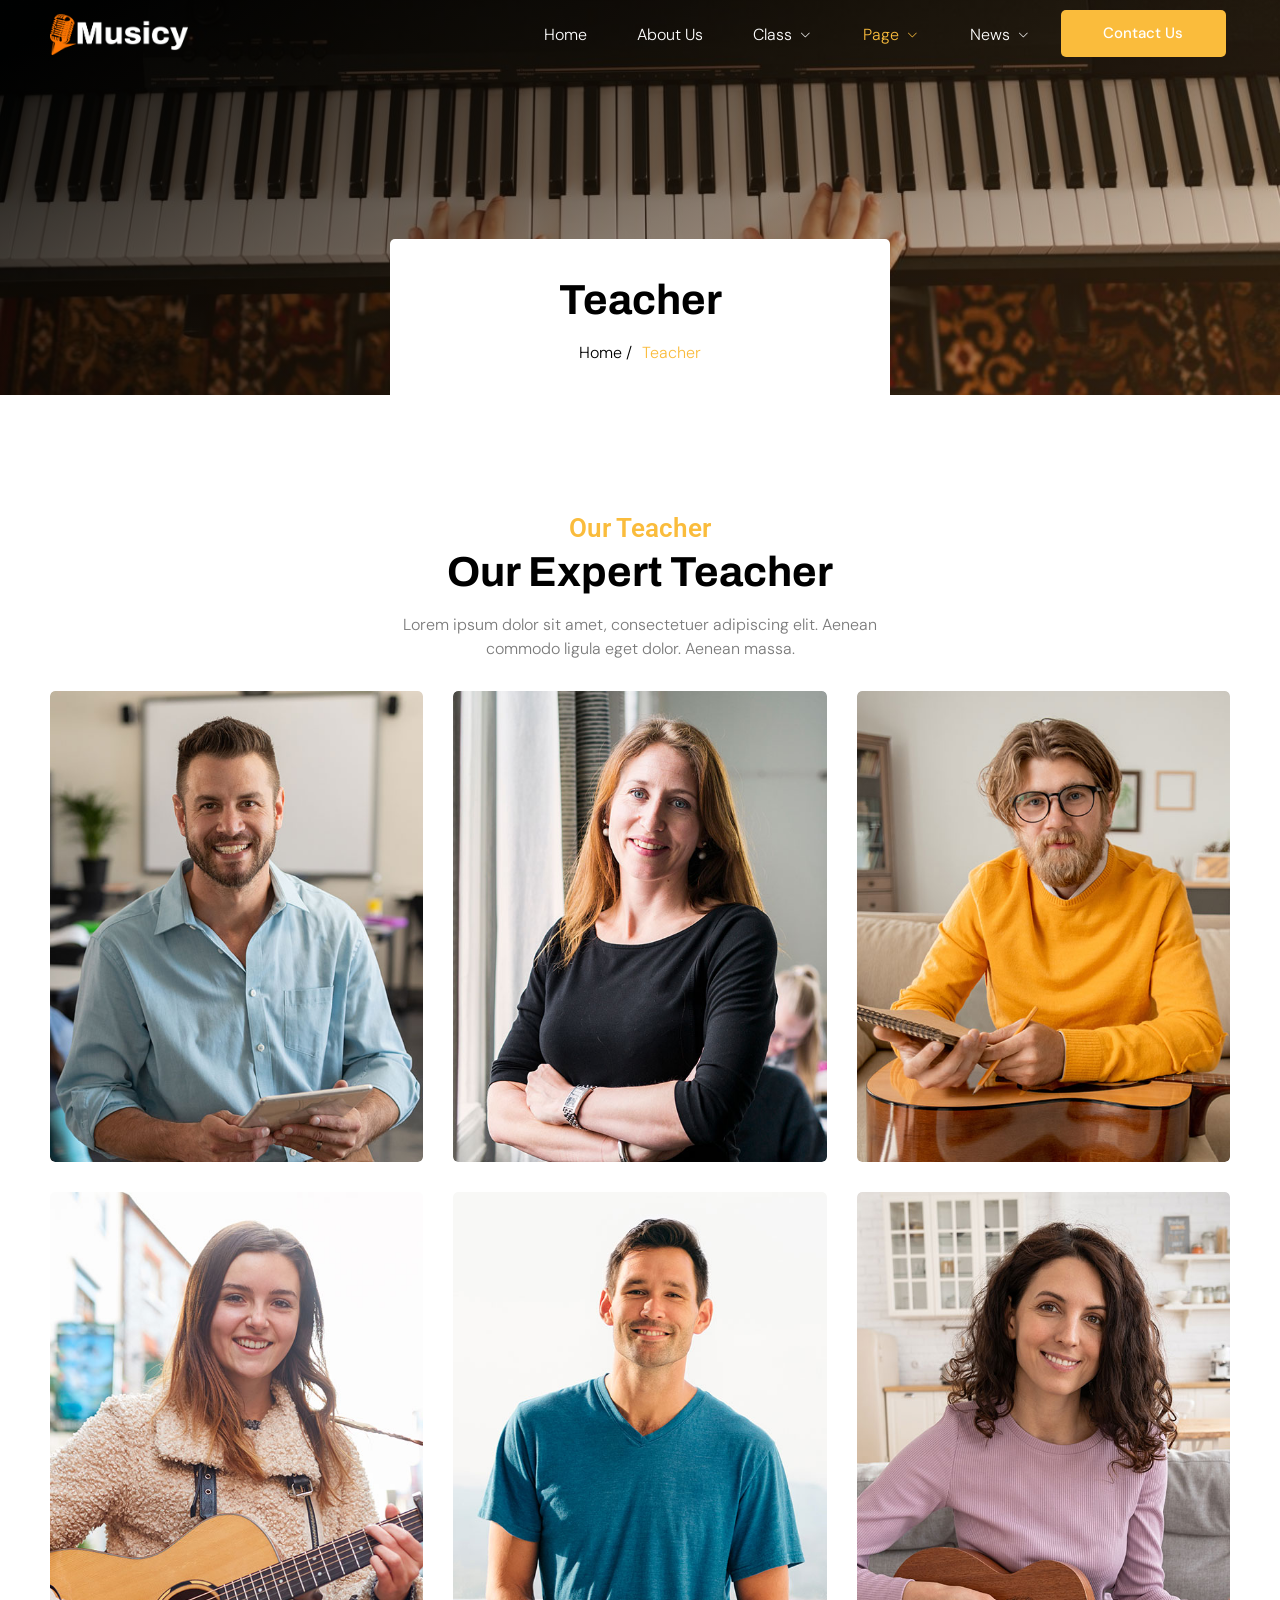
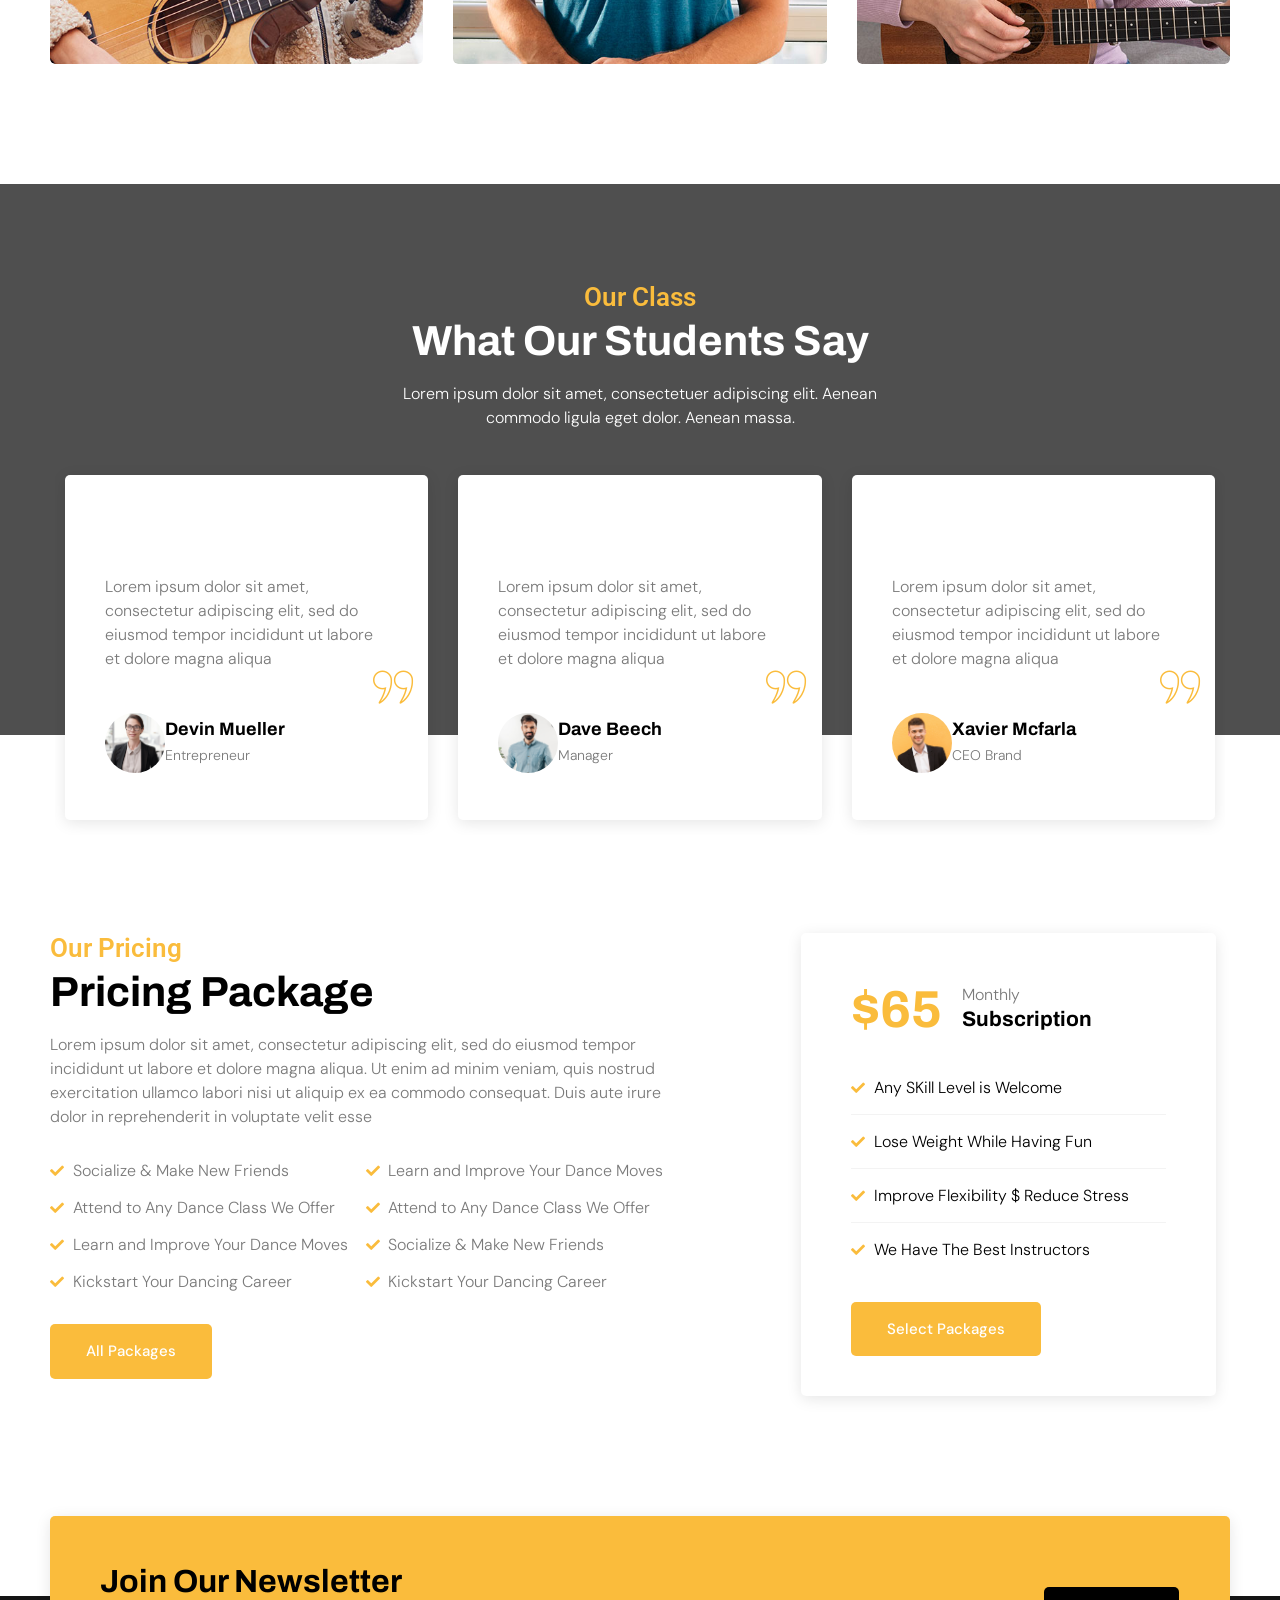
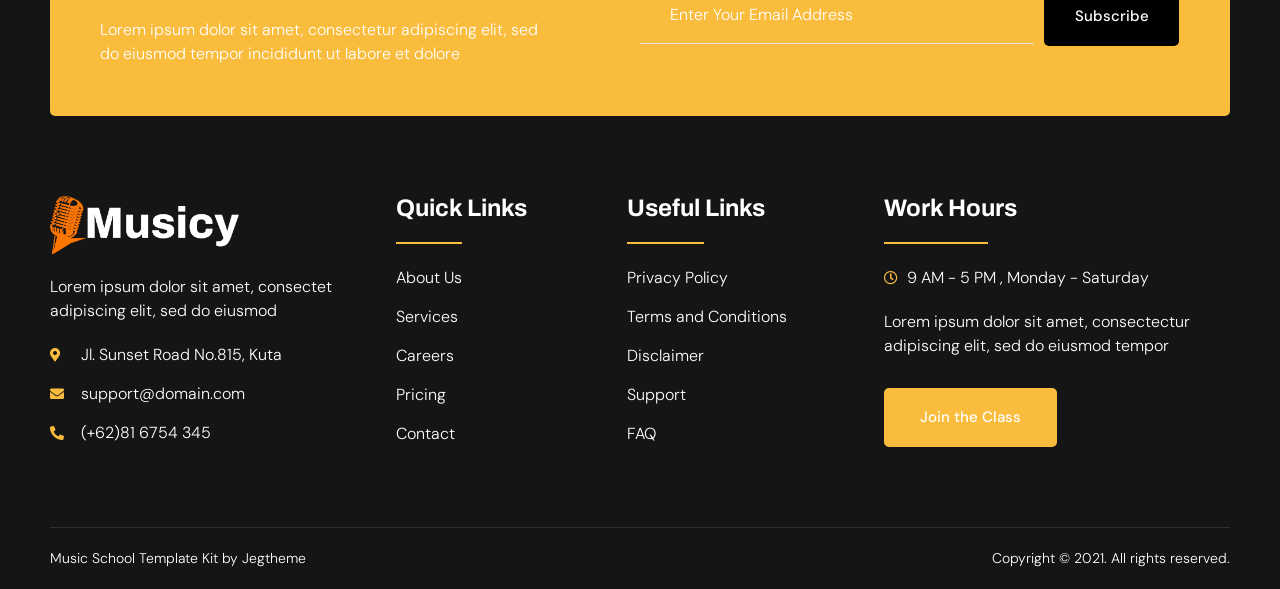
<file: musicy/teacher.html>
<!DOCTYPE html>
<html lang="en-US">
  <head>
    <meta http-equiv="Content-Type" content="text/html; charset=UTF-8" />
    <meta name="viewport" content="width=device-width, initial-scale=1" />
    <link rel="profile" href="https://gmpg.org/xfn/11" />
    <link
      rel="pingback"
      href="https://templatekit.jegtheme.com/musicy/xmlrpc.php"
    />
    <title>Teacher - Musicy</title>
    <link
      rel="canonical"
      href="https://templatekit.jegtheme.com/musicy/teacher.html"
    />
    <meta name="robots" content="max-image-preview:large" />
    <script>
      window._wpemojiSettings = {
        baseUrl: "https:\/\/s.w.org\/images\/core\/emoji\/14.0.0\/72x72\/",
        ext: ".png",
        svgUrl: "https:\/\/s.w.org\/images\/core\/emoji\/14.0.0\/svg\/",
        svgExt: ".svg",
        source: {
          concatemoji: "../musicy/wp-includes/js/wp-emoji-release.min.js",
        },
      };
      /*! This file is auto-generated */
      !(function (e, a, t) {
        var n,
          r,
          o,
          i = a.createElement("canvas"),
          p = i.getContext && i.getContext("2d");
        function s(e, t) {
          var a = String.fromCharCode,
            e =
              (p.clearRect(0, 0, i.width, i.height),
              p.fillText(a.apply(this, e), 0, 0),
              i.toDataURL());
          return (
            p.clearRect(0, 0, i.width, i.height),
            p.fillText(a.apply(this, t), 0, 0),
            e === i.toDataURL()
          );
        }
        function c(e) {
          var t = a.createElement("script");
          (t.src = e),
            (t.defer = t.type = "text/javascript"),
            a.getElementsByTagName("head")[0].appendChild(t);
        }
        for (
          o = Array("flag", "emoji"),
            t.supports = { everything: !0, everythingExceptFlag: !0 },
            r = 0;
          r < o.length;
          r++
        )
          (t.supports[o[r]] = (function (e) {
            if (p && p.fillText)
              switch (
                ((p.textBaseline = "top"), (p.font = "600 32px Arial"), e)
              ) {
                case "flag":
                  return s(
                    [127987, 65039, 8205, 9895, 65039],
                    [127987, 65039, 8203, 9895, 65039]
                  )
                    ? !1
                    : !s(
                        [55356, 56826, 55356, 56819],
                        [55356, 56826, 8203, 55356, 56819]
                      ) &&
                        !s(
                          [
                            55356, 57332, 56128, 56423, 56128, 56418, 56128,
                            56421, 56128, 56430, 56128, 56423, 56128, 56447,
                          ],
                          [
                            55356, 57332, 8203, 56128, 56423, 8203, 56128,
                            56418, 8203, 56128, 56421, 8203, 56128, 56430, 8203,
                            56128, 56423, 8203, 56128, 56447,
                          ]
                        );
                case "emoji":
                  return !s(
                    [129777, 127995, 8205, 129778, 127999],
                    [129777, 127995, 8203, 129778, 127999]
                  );
              }
            return !1;
          })(o[r])),
            (t.supports.everything = t.supports.everything && t.supports[o[r]]),
            "flag" !== o[r] &&
              (t.supports.everythingExceptFlag =
                t.supports.everythingExceptFlag && t.supports[o[r]]);
        (t.supports.everythingExceptFlag =
          t.supports.everythingExceptFlag && !t.supports.flag),
          (t.DOMReady = !1),
          (t.readyCallback = function () {
            t.DOMReady = !0;
          }),
          t.supports.everything ||
            ((n = function () {
              t.readyCallback();
            }),
            a.addEventListener
              ? (a.addEventListener("DOMContentLoaded", n, !1),
                e.addEventListener("load", n, !1))
              : (e.attachEvent("onload", n),
                a.attachEvent("onreadystatechange", function () {
                  "complete" === a.readyState && t.readyCallback();
                })),
            (e = t.source || {}).concatemoji
              ? c(e.concatemoji)
              : e.wpemoji && e.twemoji && (c(e.twemoji), c(e.wpemoji)));
      })(window, document, window._wpemojiSettings);
    </script>
    <style>
      img.wp-smiley,
      img.emoji {
        display: inline !important;
        border: none !important;
        box-shadow: none !important;
        height: 1em !important;
        width: 1em !important;
        margin: 0 0.07em !important;
        vertical-align: -0.1em !important;
        background: none !important;
        padding: 0 !important;
      }
    </style>
    <link
      rel="stylesheet"
      id="jkit-elements-main-css"
      href="../musicy/wp-content/plugins/jeg-elementor-kit/assets/css/elements/main.css"
      media="all"
    />
    <link
      rel="stylesheet"
      id="wp-block-library-css"
      href="../musicy/wp-includes/css/dist/block-library/style.min.css"
      media="all"
    />
    <link
      rel="stylesheet"
      id="classic-theme-styles-css"
      href="../musicy/wp-includes/css/classic-themes.min.css"
      media="all"
    />
    <style id="global-styles-inline-css">
      body {
        --wp--preset--color--black: #000000;
        --wp--preset--color--cyan-bluish-gray: #abb8c3;
        --wp--preset--color--white: #ffffff;
        --wp--preset--color--pale-pink: #f78da7;
        --wp--preset--color--vivid-red: #cf2e2e;
        --wp--preset--color--luminous-vivid-orange: #ff6900;
        --wp--preset--color--luminous-vivid-amber: #fcb900;
        --wp--preset--color--light-green-cyan: #7bdcb5;
        --wp--preset--color--vivid-green-cyan: #00d084;
        --wp--preset--color--pale-cyan-blue: #8ed1fc;
        --wp--preset--color--vivid-cyan-blue: #0693e3;
        --wp--preset--color--vivid-purple: #9b51e0;
        --wp--preset--gradient--vivid-cyan-blue-to-vivid-purple: linear-gradient(
          135deg,
          rgba(6, 147, 227, 1) 0%,
          rgb(155, 81, 224) 100%
        );
        --wp--preset--gradient--light-green-cyan-to-vivid-green-cyan: linear-gradient(
          135deg,
          rgb(122, 220, 180) 0%,
          rgb(0, 208, 130) 100%
        );
        --wp--preset--gradient--luminous-vivid-amber-to-luminous-vivid-orange: linear-gradient(
          135deg,
          rgba(252, 185, 0, 1) 0%,
          rgba(255, 105, 0, 1) 100%
        );
        --wp--preset--gradient--luminous-vivid-orange-to-vivid-red: linear-gradient(
          135deg,
          rgba(255, 105, 0, 1) 0%,
          rgb(207, 46, 46) 100%
        );
        --wp--preset--gradient--very-light-gray-to-cyan-bluish-gray: linear-gradient(
          135deg,
          rgb(238, 238, 238) 0%,
          rgb(169, 184, 195) 100%
        );
        --wp--preset--gradient--cool-to-warm-spectrum: linear-gradient(
          135deg,
          rgb(74, 234, 220) 0%,
          rgb(151, 120, 209) 20%,
          rgb(207, 42, 186) 40%,
          rgb(238, 44, 130) 60%,
          rgb(251, 105, 98) 80%,
          rgb(254, 248, 76) 100%
        );
        --wp--preset--gradient--blush-light-purple: linear-gradient(
          135deg,
          rgb(255, 206, 236) 0%,
          rgb(152, 150, 240) 100%
        );
        --wp--preset--gradient--blush-bordeaux: linear-gradient(
          135deg,
          rgb(254, 205, 165) 0%,
          rgb(254, 45, 45) 50%,
          rgb(107, 0, 62) 100%
        );
        --wp--preset--gradient--luminous-dusk: linear-gradient(
          135deg,
          rgb(255, 203, 112) 0%,
          rgb(199, 81, 192) 50%,
          rgb(65, 88, 208) 100%
        );
        --wp--preset--gradient--pale-ocean: linear-gradient(
          135deg,
          rgb(255, 245, 203) 0%,
          rgb(182, 227, 212) 50%,
          rgb(51, 167, 181) 100%
        );
        --wp--preset--gradient--electric-grass: linear-gradient(
          135deg,
          rgb(202, 248, 128) 0%,
          rgb(113, 206, 126) 100%
        );
        --wp--preset--gradient--midnight: linear-gradient(
          135deg,
          rgb(2, 3, 129) 0%,
          rgb(40, 116, 252) 100%
        );
        --wp--preset--duotone--dark-grayscale: url("#wp-duotone-dark-grayscale");
        --wp--preset--duotone--grayscale: url("#wp-duotone-grayscale");
        --wp--preset--duotone--purple-yellow: url("#wp-duotone-purple-yellow");
        --wp--preset--duotone--blue-red: url("#wp-duotone-blue-red");
        --wp--preset--duotone--midnight: url("#wp-duotone-midnight");
        --wp--preset--duotone--magenta-yellow: url("#wp-duotone-magenta-yellow");
        --wp--preset--duotone--purple-green: url("#wp-duotone-purple-green");
        --wp--preset--duotone--blue-orange: url("#wp-duotone-blue-orange");
        --wp--preset--font-size--small: 13px;
        --wp--preset--font-size--medium: 20px;
        --wp--preset--font-size--large: 36px;
        --wp--preset--font-size--x-large: 42px;
        --wp--preset--spacing--20: 0.44rem;
        --wp--preset--spacing--30: 0.67rem;
        --wp--preset--spacing--40: 1rem;
        --wp--preset--spacing--50: 1.5rem;
        --wp--preset--spacing--60: 2.25rem;
        --wp--preset--spacing--70: 3.38rem;
        --wp--preset--spacing--80: 5.06rem;
      }
      :where(.is-layout-flex) {
        gap: 0.5em;
      }
      body .is-layout-flow > .alignleft {
        float: left;
        margin-inline-start: 0;
        margin-inline-end: 2em;
      }
      body .is-layout-flow > .alignright {
        float: right;
        margin-inline-start: 2em;
        margin-inline-end: 0;
      }
      body .is-layout-flow > .aligncenter {
        margin-left: auto !important;
        margin-right: auto !important;
      }
      body .is-layout-constrained > .alignleft {
        float: left;
        margin-inline-start: 0;
        margin-inline-end: 2em;
      }
      body .is-layout-constrained > .alignright {
        float: right;
        margin-inline-start: 2em;
        margin-inline-end: 0;
      }
      body .is-layout-constrained > .aligncenter {
        margin-left: auto !important;
        margin-right: auto !important;
      }
      body
        .is-layout-constrained
        > :where(:not(.alignleft):not(.alignright):not(.alignfull)) {
        max-width: var(--wp--style--global--content-size);
        margin-left: auto !important;
        margin-right: auto !important;
      }
      body .is-layout-constrained > .alignwide {
        max-width: var(--wp--style--global--wide-size);
      }
      body .is-layout-flex {
        display: flex;
      }
      body .is-layout-flex {
        flex-wrap: wrap;
        align-items: center;
      }
      body .is-layout-flex > * {
        margin: 0;
      }
      :where(.wp-block-columns.is-layout-flex) {
        gap: 2em;
      }
      .has-black-color {
        color: var(--wp--preset--color--black) !important;
      }
      .has-cyan-bluish-gray-color {
        color: var(--wp--preset--color--cyan-bluish-gray) !important;
      }
      .has-white-color {
        color: var(--wp--preset--color--white) !important;
      }
      .has-pale-pink-color {
        color: var(--wp--preset--color--pale-pink) !important;
      }
      .has-vivid-red-color {
        color: var(--wp--preset--color--vivid-red) !important;
      }
      .has-luminous-vivid-orange-color {
        color: var(--wp--preset--color--luminous-vivid-orange) !important;
      }
      .has-luminous-vivid-amber-color {
        color: var(--wp--preset--color--luminous-vivid-amber) !important;
      }
      .has-light-green-cyan-color {
        color: var(--wp--preset--color--light-green-cyan) !important;
      }
      .has-vivid-green-cyan-color {
        color: var(--wp--preset--color--vivid-green-cyan) !important;
      }
      .has-pale-cyan-blue-color {
        color: var(--wp--preset--color--pale-cyan-blue) !important;
      }
      .has-vivid-cyan-blue-color {
        color: var(--wp--preset--color--vivid-cyan-blue) !important;
      }
      .has-vivid-purple-color {
        color: var(--wp--preset--color--vivid-purple) !important;
      }
      .has-black-background-color {
        background-color: var(--wp--preset--color--black) !important;
      }
      .has-cyan-bluish-gray-background-color {
        background-color: var(--wp--preset--color--cyan-bluish-gray) !important;
      }
      .has-white-background-color {
        background-color: var(--wp--preset--color--white) !important;
      }
      .has-pale-pink-background-color {
        background-color: var(--wp--preset--color--pale-pink) !important;
      }
      .has-vivid-red-background-color {
        background-color: var(--wp--preset--color--vivid-red) !important;
      }
      .has-luminous-vivid-orange-background-color {
        background-color: var(
          --wp--preset--color--luminous-vivid-orange
        ) !important;
      }
      .has-luminous-vivid-amber-background-color {
        background-color: var(
          --wp--preset--color--luminous-vivid-amber
        ) !important;
      }
      .has-light-green-cyan-background-color {
        background-color: var(--wp--preset--color--light-green-cyan) !important;
      }
      .has-vivid-green-cyan-background-color {
        background-color: var(--wp--preset--color--vivid-green-cyan) !important;
      }
      .has-pale-cyan-blue-background-color {
        background-color: var(--wp--preset--color--pale-cyan-blue) !important;
      }
      .has-vivid-cyan-blue-background-color {
        background-color: var(--wp--preset--color--vivid-cyan-blue) !important;
      }
      .has-vivid-purple-background-color {
        background-color: var(--wp--preset--color--vivid-purple) !important;
      }
      .has-black-border-color {
        border-color: var(--wp--preset--color--black) !important;
      }
      .has-cyan-bluish-gray-border-color {
        border-color: var(--wp--preset--color--cyan-bluish-gray) !important;
      }
      .has-white-border-color {
        border-color: var(--wp--preset--color--white) !important;
      }
      .has-pale-pink-border-color {
        border-color: var(--wp--preset--color--pale-pink) !important;
      }
      .has-vivid-red-border-color {
        border-color: var(--wp--preset--color--vivid-red) !important;
      }
      .has-luminous-vivid-orange-border-color {
        border-color: var(
          --wp--preset--color--luminous-vivid-orange
        ) !important;
      }
      .has-luminous-vivid-amber-border-color {
        border-color: var(--wp--preset--color--luminous-vivid-amber) !important;
      }
      .has-light-green-cyan-border-color {
        border-color: var(--wp--preset--color--light-green-cyan) !important;
      }
      .has-vivid-green-cyan-border-color {
        border-color: var(--wp--preset--color--vivid-green-cyan) !important;
      }
      .has-pale-cyan-blue-border-color {
        border-color: var(--wp--preset--color--pale-cyan-blue) !important;
      }
      .has-vivid-cyan-blue-border-color {
        border-color: var(--wp--preset--color--vivid-cyan-blue) !important;
      }
      .has-vivid-purple-border-color {
        border-color: var(--wp--preset--color--vivid-purple) !important;
      }
      .has-vivid-cyan-blue-to-vivid-purple-gradient-background {
        background: var(
          --wp--preset--gradient--vivid-cyan-blue-to-vivid-purple
        ) !important;
      }
      .has-light-green-cyan-to-vivid-green-cyan-gradient-background {
        background: var(
          --wp--preset--gradient--light-green-cyan-to-vivid-green-cyan
        ) !important;
      }
      .has-luminous-vivid-amber-to-luminous-vivid-orange-gradient-background {
        background: var(
          --wp--preset--gradient--luminous-vivid-amber-to-luminous-vivid-orange
        ) !important;
      }
      .has-luminous-vivid-orange-to-vivid-red-gradient-background {
        background: var(
          --wp--preset--gradient--luminous-vivid-orange-to-vivid-red
        ) !important;
      }
      .has-very-light-gray-to-cyan-bluish-gray-gradient-background {
        background: var(
          --wp--preset--gradient--very-light-gray-to-cyan-bluish-gray
        ) !important;
      }
      .has-cool-to-warm-spectrum-gradient-background {
        background: var(
          --wp--preset--gradient--cool-to-warm-spectrum
        ) !important;
      }
      .has-blush-light-purple-gradient-background {
        background: var(--wp--preset--gradient--blush-light-purple) !important;
      }
      .has-blush-bordeaux-gradient-background {
        background: var(--wp--preset--gradient--blush-bordeaux) !important;
      }
      .has-luminous-dusk-gradient-background {
        background: var(--wp--preset--gradient--luminous-dusk) !important;
      }
      .has-pale-ocean-gradient-background {
        background: var(--wp--preset--gradient--pale-ocean) !important;
      }
      .has-electric-grass-gradient-background {
        background: var(--wp--preset--gradient--electric-grass) !important;
      }
      .has-midnight-gradient-background {
        background: var(--wp--preset--gradient--midnight) !important;
      }
      .has-small-font-size {
        font-size: var(--wp--preset--font-size--small) !important;
      }
      .has-medium-font-size {
        font-size: var(--wp--preset--font-size--medium) !important;
      }
      .has-large-font-size {
        font-size: var(--wp--preset--font-size--large) !important;
      }
      .has-x-large-font-size {
        font-size: var(--wp--preset--font-size--x-large) !important;
      }
      .wp-block-navigation a:where(:not(.wp-element-button)) {
        color: inherit;
      }
      :where(.wp-block-columns.is-layout-flex) {
        gap: 2em;
      }
      .wp-block-pullquote {
        font-size: 1.5em;
        line-height: 1.6;
      }
    </style>
    <link
      rel="stylesheet"
      id="allow-webp-image-css"
      href="../musicy/wp-content/plugins/allow-webp-image/public/css/allow-webp-image-public.css"
      media="all"
    />
    <link
      rel="stylesheet"
      id="template-kit-export-css"
      href="../musicy/wp-content/plugins/template-kit-export/public/assets/css/template-kit-export-public.min.css"
      media="all"
    />
    <link
      rel="stylesheet"
      id="hfe-style-css"
      href="../musicy/wp-content/plugins/header-footer-elementor/assets/css/header-footer-elementor.css"
      media="all"
    />
    <link
      rel="stylesheet"
      id="elementor-icons-css"
      href="../musicy/wp-content/plugins/elementor/assets/lib/eicons/css/elementor-icons.min.css"
      media="all"
    />
    <link
      rel="stylesheet"
      id="elementor-frontend-css"
      href="../musicy/wp-content/plugins/elementor/assets/css/frontend.min.css"
      media="all"
    />
    <link
      rel="stylesheet"
      id="swiper-css"
      href="../musicy/wp-content/plugins/elementor/assets/lib/swiper/css/swiper.min.css"
      media="all"
    />
    <link
      rel="stylesheet"
      id="elementor-post-7-css"
      href="../musicy/wp-content/uploads/sites/121/elementor/css/post-7.css"
      media="all"
    />
    <link
      rel="stylesheet"
      id="elementor-global-css"
      href="../musicy/wp-content/uploads/sites/121/elementor/css/global.css"
      media="all"
    />
    <link
      rel="stylesheet"
      id="elementor-post-487-css"
      href="../musicy/wp-content/uploads/sites/121/elementor/css/post-487.css"
      media="all"
    />
    <link
      rel="stylesheet"
      id="hfe-widgets-style-css"
      href="../musicy/wp-content/plugins/header-footer-elementor/inc/widgets-css/frontend.css"
      media="all"
    />
    <link
      rel="stylesheet"
      id="font-awesome-5-all-css"
      href="../musicy/wp-content/plugins/elementor/assets/lib/font-awesome/css/all.min.css"
      media="all"
    />
    <link
      rel="stylesheet"
      id="font-awesome-4-shim-css"
      href="../musicy/wp-content/plugins/elementor/assets/lib/font-awesome/css/v4-shims.min.css"
      media="all"
    />
    <link
      rel="stylesheet"
      id="elementor-post-390-css"
      href="../musicy/wp-content/uploads/sites/121/elementor/css/post-390.css"
      media="all"
    />
    <link
      rel="stylesheet"
      id="elementor-post-382-css"
      href="../musicy/wp-content/uploads/sites/121/elementor/css/post-382.css"
      media="all"
    />
    <link
      rel="stylesheet"
      id="hello-elementor-css"
      href="../musicy/wp-content/themes/hello-elementor/style.min.css"
      media="all"
    />
    <link
      rel="stylesheet"
      id="hello-elementor-theme-style-css"
      href="../musicy/wp-content/themes/hello-elementor/theme.min.css"
      media="all"
    />
    <link
      rel="stylesheet"
      id="google-fonts-1-css"
      href="https://fonts.googleapis.com/css?family=Roboto%3A100%2C100italic%2C200%2C200italic%2C300%2C300italic%2C400%2C400italic%2C500%2C500italic%2C600%2C600italic%2C700%2C700italic%2C800%2C800italic%2C900%2C900italic%7CRoboto+Slab%3A100%2C100italic%2C200%2C200italic%2C300%2C300italic%2C400%2C400italic%2C500%2C500italic%2C600%2C600italic%2C700%2C700italic%2C800%2C800italic%2C900%2C900italic%7CDM+Sans%3A100%2C100italic%2C200%2C200italic%2C300%2C300italic%2C400%2C400italic%2C500%2C500italic%2C600%2C600italic%2C700%2C700italic%2C800%2C800italic%2C900%2C900italic%7CArchivo%3A100%2C100italic%2C200%2C200italic%2C300%2C300italic%2C400%2C400italic%2C500%2C500italic%2C600%2C600italic%2C700%2C700italic%2C800%2C800italic%2C900%2C900italic%7CAlex+Brush%3A100%2C100italic%2C200%2C200italic%2C300%2C300italic%2C400%2C400italic%2C500%2C500italic%2C600%2C600italic%2C700%2C700italic%2C800%2C800italic%2C900%2C900italic%7CAllura%3A100%2C100italic%2C200%2C200italic%2C300%2C300italic%2C400%2C400italic%2C500%2C500italic%2C600%2C600italic%2C700%2C700italic%2C800%2C800italic%2C900%2C900italic&#038;display=auto&#038;ver=6.1.3"
      media="all"
    />
    <link
      rel="stylesheet"
      id="elementor-icons-jkiticon-css"
      href="../musicy/wp-content/plugins/jeg-elementor-kit/assets/fonts/jkiticon/jkiticon.css"
      media="all"
    />
    <link
      rel="stylesheet"
      id="elementor-icons-shared-0-css"
      href="../musicy/wp-content/plugins/elementor/assets/lib/font-awesome/css/fontawesome.min.css"
      media="all"
    />
    <link
      rel="stylesheet"
      id="elementor-icons-fa-solid-css"
      href="../musicy/wp-content/plugins/elementor/assets/lib/font-awesome/css/solid.min.css"
      media="all"
    />
    <link
      rel="stylesheet"
      id="elementor-icons-fa-regular-css"
      href="../musicy/wp-content/plugins/elementor/assets/lib/font-awesome/css/regular.min.css"
      media="all"
    />
    <link rel="preconnect" href="https://fonts.gstatic.com/" crossorigin />
    <script
      src="../musicy/wp-includes/js/jquery/jquery.min.js"
      id="jquery-core-js"
    ></script>
    <script
      src="../musicy/wp-includes/js/jquery/jquery-migrate.min.js"
      id="jquery-migrate-js"
    ></script>
    <script
      src="../musicy/wp-content/plugins/allow-webp-image/public/js/allow-webp-image-public.js"
      id="allow-webp-image-js"
    ></script>
    <script
      src="../musicy/wp-content/plugins/template-kit-export/public/assets/js/template-kit-export-public.min.js"
      id="template-kit-export-js"
    ></script>
    <script
      src="../musicy/wp-content/plugins/elementor/assets/lib/font-awesome/js/v4-shims.min.js"
      id="font-awesome-4-shim-js"
    ></script>
    <link
      rel="https://api.w.org/"
      href="https://templatekit.jegtheme.com/musicy/wp-json/"
    />
    <link
      rel="EditURI"
      type="application/rsd+xml"
      title="RSD"
      href="https://templatekit.jegtheme.com/musicy/xmlrpc.php?rsd"
    />
    <link
      rel="wlwmanifest"
      type="application/wlwmanifest+xml"
      href="https://templatekit.jegtheme.com/musicy/wp-includes/wlwmanifest.xml"
    />
    <meta name="generator" content="WordPress 6.1.3" />
    <link
      rel="shortlink"
      href="https://templatekit.jegtheme.com/musicy/?p=487"
    />
    <meta
      name="generator"
      content="Elementor 3.12.1; features: e_dom_optimization, e_optimized_assets_loading, a11y_improvements, additional_custom_breakpoints; settings: css_print_method-external, google_font-enabled, font_display-auto"
    />
  </head>
  <body
    class="page-template page-template-elementor_header_footer page page-id-487 ehf-header ehf-footer ehf-template-hello-elementor ehf-stylesheet-hello-elementor jkit-color-scheme elementor-default elementor-template-full-width elementor-kit-7 elementor-page elementor-page-487"
  >
    <svg
      xmlns="http://www.w3.org/2000/svg"
      viewBox="0 0 0 0"
      width="0"
      height="0"
      focusable="false"
      role="none"
      style="
        visibility: hidden;
        position: absolute;
        left: -9999px;
        overflow: hidden;
      "
    >
      <defs>
        <filter id="wp-duotone-dark-grayscale">
          <feColorMatrix
            color-interpolation-filters="sRGB"
            type="matrix"
            values=" .299 .587 .114 0 0 .299 .587 .114 0 0 .299 .587 .114 0 0 .299 .587 .114 0 0 "
          />
          <feComponentTransfer color-interpolation-filters="sRGB">
            <feFuncR type="table" tableValues="0 0.49803921568627" />
            <feFuncG type="table" tableValues="0 0.49803921568627" />
            <feFuncB type="table" tableValues="0 0.49803921568627" />
            <feFuncA type="table" tableValues="1 1" />
          </feComponentTransfer>
          <feComposite in2="SourceGraphic" operator="in" />
        </filter>
      </defs></svg
    ><svg
      xmlns="http://www.w3.org/2000/svg"
      viewBox="0 0 0 0"
      width="0"
      height="0"
      focusable="false"
      role="none"
      style="
        visibility: hidden;
        position: absolute;
        left: -9999px;
        overflow: hidden;
      "
    >
      <defs>
        <filter id="wp-duotone-grayscale">
          <feColorMatrix
            color-interpolation-filters="sRGB"
            type="matrix"
            values=" .299 .587 .114 0 0 .299 .587 .114 0 0 .299 .587 .114 0 0 .299 .587 .114 0 0 "
          />
          <feComponentTransfer color-interpolation-filters="sRGB">
            <feFuncR type="table" tableValues="0 1" />
            <feFuncG type="table" tableValues="0 1" />
            <feFuncB type="table" tableValues="0 1" />
            <feFuncA type="table" tableValues="1 1" />
          </feComponentTransfer>
          <feComposite in2="SourceGraphic" operator="in" />
        </filter>
      </defs></svg
    ><svg
      xmlns="http://www.w3.org/2000/svg"
      viewBox="0 0 0 0"
      width="0"
      height="0"
      focusable="false"
      role="none"
      style="
        visibility: hidden;
        position: absolute;
        left: -9999px;
        overflow: hidden;
      "
    >
      <defs>
        <filter id="wp-duotone-purple-yellow">
          <feColorMatrix
            color-interpolation-filters="sRGB"
            type="matrix"
            values=" .299 .587 .114 0 0 .299 .587 .114 0 0 .299 .587 .114 0 0 .299 .587 .114 0 0 "
          />
          <feComponentTransfer color-interpolation-filters="sRGB">
            <feFuncR
              type="table"
              tableValues="0.54901960784314 0.98823529411765"
            />
            <feFuncG type="table" tableValues="0 1" />
            <feFuncB
              type="table"
              tableValues="0.71764705882353 0.25490196078431"
            />
            <feFuncA type="table" tableValues="1 1" />
          </feComponentTransfer>
          <feComposite in2="SourceGraphic" operator="in" />
        </filter>
      </defs></svg
    ><svg
      xmlns="http://www.w3.org/2000/svg"
      viewBox="0 0 0 0"
      width="0"
      height="0"
      focusable="false"
      role="none"
      style="
        visibility: hidden;
        position: absolute;
        left: -9999px;
        overflow: hidden;
      "
    >
      <defs>
        <filter id="wp-duotone-blue-red">
          <feColorMatrix
            color-interpolation-filters="sRGB"
            type="matrix"
            values=" .299 .587 .114 0 0 .299 .587 .114 0 0 .299 .587 .114 0 0 .299 .587 .114 0 0 "
          />
          <feComponentTransfer color-interpolation-filters="sRGB">
            <feFuncR type="table" tableValues="0 1" />
            <feFuncG type="table" tableValues="0 0.27843137254902" />
            <feFuncB
              type="table"
              tableValues="0.5921568627451 0.27843137254902"
            />
            <feFuncA type="table" tableValues="1 1" />
          </feComponentTransfer>
          <feComposite in2="SourceGraphic" operator="in" />
        </filter>
      </defs></svg
    ><svg
      xmlns="http://www.w3.org/2000/svg"
      viewBox="0 0 0 0"
      width="0"
      height="0"
      focusable="false"
      role="none"
      style="
        visibility: hidden;
        position: absolute;
        left: -9999px;
        overflow: hidden;
      "
    >
      <defs>
        <filter id="wp-duotone-midnight">
          <feColorMatrix
            color-interpolation-filters="sRGB"
            type="matrix"
            values=" .299 .587 .114 0 0 .299 .587 .114 0 0 .299 .587 .114 0 0 .299 .587 .114 0 0 "
          />
          <feComponentTransfer color-interpolation-filters="sRGB">
            <feFuncR type="table" tableValues="0 0" />
            <feFuncG type="table" tableValues="0 0.64705882352941" />
            <feFuncB type="table" tableValues="0 1" />
            <feFuncA type="table" tableValues="1 1" />
          </feComponentTransfer>
          <feComposite in2="SourceGraphic" operator="in" />
        </filter>
      </defs></svg
    ><svg
      xmlns="http://www.w3.org/2000/svg"
      viewBox="0 0 0 0"
      width="0"
      height="0"
      focusable="false"
      role="none"
      style="
        visibility: hidden;
        position: absolute;
        left: -9999px;
        overflow: hidden;
      "
    >
      <defs>
        <filter id="wp-duotone-magenta-yellow">
          <feColorMatrix
            color-interpolation-filters="sRGB"
            type="matrix"
            values=" .299 .587 .114 0 0 .299 .587 .114 0 0 .299 .587 .114 0 0 .299 .587 .114 0 0 "
          />
          <feComponentTransfer color-interpolation-filters="sRGB">
            <feFuncR type="table" tableValues="0.78039215686275 1" />
            <feFuncG type="table" tableValues="0 0.94901960784314" />
            <feFuncB
              type="table"
              tableValues="0.35294117647059 0.47058823529412"
            />
            <feFuncA type="table" tableValues="1 1" />
          </feComponentTransfer>
          <feComposite in2="SourceGraphic" operator="in" />
        </filter>
      </defs></svg
    ><svg
      xmlns="http://www.w3.org/2000/svg"
      viewBox="0 0 0 0"
      width="0"
      height="0"
      focusable="false"
      role="none"
      style="
        visibility: hidden;
        position: absolute;
        left: -9999px;
        overflow: hidden;
      "
    >
      <defs>
        <filter id="wp-duotone-purple-green">
          <feColorMatrix
            color-interpolation-filters="sRGB"
            type="matrix"
            values=" .299 .587 .114 0 0 .299 .587 .114 0 0 .299 .587 .114 0 0 .299 .587 .114 0 0 "
          />
          <feComponentTransfer color-interpolation-filters="sRGB">
            <feFuncR
              type="table"
              tableValues="0.65098039215686 0.40392156862745"
            />
            <feFuncG type="table" tableValues="0 1" />
            <feFuncB type="table" tableValues="0.44705882352941 0.4" />
            <feFuncA type="table" tableValues="1 1" />
          </feComponentTransfer>
          <feComposite in2="SourceGraphic" operator="in" />
        </filter>
      </defs></svg
    ><svg
      xmlns="http://www.w3.org/2000/svg"
      viewBox="0 0 0 0"
      width="0"
      height="0"
      focusable="false"
      role="none"
      style="
        visibility: hidden;
        position: absolute;
        left: -9999px;
        overflow: hidden;
      "
    >
      <defs>
        <filter id="wp-duotone-blue-orange">
          <feColorMatrix
            color-interpolation-filters="sRGB"
            type="matrix"
            values=" .299 .587 .114 0 0 .299 .587 .114 0 0 .299 .587 .114 0 0 .299 .587 .114 0 0 "
          />
          <feComponentTransfer color-interpolation-filters="sRGB">
            <feFuncR type="table" tableValues="0.098039215686275 1" />
            <feFuncG type="table" tableValues="0 0.66274509803922" />
            <feFuncB
              type="table"
              tableValues="0.84705882352941 0.41960784313725"
            />
            <feFuncA type="table" tableValues="1 1" />
          </feComponentTransfer>
          <feComposite in2="SourceGraphic" operator="in" />
        </filter>
      </defs>
    </svg>
    <div id="page" class="hfeed site">
      <header
        id="masthead"
        itemscope="itemscope"
        itemtype="https://schema.org/WPHeader"
      >
        <p class="main-title bhf-hidden" itemprop="headline">
          <a href="../musicy.html" title="Musicy" rel="home">Musicy</a>
        </p>
        <div
          data-elementor-type="wp-post"
          data-elementor-id="390"
          class="elementor elementor-390"
        >
          <section
            class="elementor-section elementor-top-section elementor-element elementor-element-8c18685 elementor-section-boxed elementor-section-height-default elementor-section-height-default"
            data-id="8c18685"
            data-element_type="section"
          >
            <div class="elementor-container elementor-column-gap-no">
              <div
                class="elementor-column elementor-col-33 elementor-top-column elementor-element elementor-element-52d522e"
                data-id="52d522e"
                data-element_type="column"
              >
                <div class="elementor-widget-wrap elementor-element-populated">
                  <div
                    class="elementor-element elementor-element-75d4395 elementor-widget elementor-widget-image"
                    data-id="75d4395"
                    data-element_type="widget"
                    data-widget_type="image.default"
                  >
                    <div class="elementor-widget-container">
                      <img
                        width="653"
                        height="200"
                        src="../musicy/wp-content/uploads/sites/121/2021/07/logo-2.png"
                        class="attachment-full size-full wp-image-375"
                        alt=""
                        decoding="async"
                        loading="lazy"
                        srcset="
                          ../musicy/wp-content/uploads/sites/121/2021/07/logo-2.png        653w,
                          ../musicy/wp-content/uploads/sites/121/2021/07/logo-2-300x92.png 300w
                        "
                        sizes="(max-width: 653px) 100vw, 653px"
                      />
                    </div>
                  </div>
                </div>
              </div>
              <div
                class="elementor-column elementor-col-33 elementor-top-column elementor-element elementor-element-82da5d4"
                data-id="82da5d4"
                data-element_type="column"
              >
                <div class="elementor-widget-wrap elementor-element-populated">
                  <div
                    class="elementor-element elementor-element-42ca736 elementor-widget elementor-widget-jkit_nav_menu"
                    data-id="42ca736"
                    data-element_type="widget"
                    data-widget_type="jkit_nav_menu.default"
                  >
                    <div class="elementor-widget-container">
                      <div
                        class="jeg-elementor-kit jkit-nav-menu break-point-tablet submenu-click-title jeg_module_487__64ef33bdf08cd"
                        data-item-indicator='&lt;i aria-hidden="true" class="jki jki-chevron-down-line"&gt;&lt;/i&gt;'
                      >
                        <button class="jkit-hamburger-menu">
                          <i aria-hidden="true" class="fas fa-bars"></i>
                        </button>
                        <div class="jkit-menu-wrapper">
                          <div class="jkit-menu-container">
                            <ul
                              id="menu-menu-1"
                              class="jkit-menu jkit-menu-direction-flex jkit-submenu-position-top"
                            >
                              <li
                                id="menu-item-53"
                                class="menu-item menu-item-type-post_type menu-item-object-page menu-item-home menu-item-53"
                              >
                                <a href="../musicy.html">Home</a>
                              </li>
                              <li
                                id="menu-item-811"
                                class="menu-item menu-item-type-post_type menu-item-object-page menu-item-811"
                              >
                                <a href="../musicy/about-us.html">About Us</a>
                              </li>
                              <li
                                id="menu-item-56"
                                class="menu-item menu-item-type-custom menu-item-object-custom menu-item-has-children menu-item-56"
                              >
                                <a href="#">Class</a>
                                <ul class="sub-menu">
                                  <li
                                    id="menu-item-810"
                                    class="menu-item menu-item-type-post_type menu-item-object-page menu-item-810"
                                  >
                                    <a href="../musicy/class.html">Class</a>
                                  </li>
                                  <li
                                    id="menu-item-804"
                                    class="menu-item menu-item-type-post_type menu-item-object-page menu-item-804"
                                  >
                                    <a href="../musicy/class-detail.html"
                                      >Class Detail</a
                                    >
                                  </li>
                                </ul>
                              </li>
                              <li
                                id="menu-item-57"
                                class="menu-item menu-item-type-custom menu-item-object-custom current-menu-ancestor current-menu-parent menu-item-has-children menu-item-57"
                              >
                                <a href="#">Page</a>
                                <ul class="sub-menu">
                                  <li
                                    id="menu-item-803"
                                    class="menu-item menu-item-type-post_type menu-item-object-page menu-item-803"
                                  >
                                    <a href="../musicy/pricing-plan.html"
                                      >Pricing Plan</a
                                    >
                                  </li>
                                  <li
                                    id="menu-item-808"
                                    class="menu-item menu-item-type-post_type menu-item-object-page menu-item-808"
                                  >
                                    <a href="../musicy/404-page.html"
                                      >404 Page</a
                                    >
                                  </li>
                                  <li
                                    id="menu-item-809"
                                    class="menu-item menu-item-type-post_type menu-item-object-page current-menu-item page_item page-item-487 current_page_item menu-item-809"
                                  >
                                    <a
                                      href="../musicy/teacher.html"
                                      aria-current="page"
                                      >Teacher</a
                                    >
                                  </li>
                                  <li
                                    id="menu-item-805"
                                    class="menu-item menu-item-type-post_type menu-item-object-page menu-item-805"
                                  >
                                    <a href="../musicy/faq.html">FAQ</a>
                                  </li>
                                  <li
                                    id="menu-item-807"
                                    class="menu-item menu-item-type-post_type menu-item-object-page menu-item-807"
                                  >
                                    <a href="../musicy/contact-us.html"
                                      >Contact Us</a
                                    >
                                  </li>
                                </ul>
                              </li>
                              <li
                                id="menu-item-58"
                                class="menu-item menu-item-type-custom menu-item-object-custom menu-item-has-children menu-item-58"
                              >
                                <a href="#">News</a>
                                <ul class="sub-menu">
                                  <li
                                    id="menu-item-806"
                                    class="menu-item menu-item-type-post_type menu-item-object-page menu-item-806"
                                  >
                                    <a href="../musicy/news.html">News</a>
                                  </li>
                                  <li
                                    id="menu-item-883"
                                    class="menu-item menu-item-type-post_type menu-item-object-post menu-item-883"
                                  >
                                    <a
                                      href="../musicy/2021/07/09/this-is-the-tips-to-get-better-at-sight-reading.html"
                                      >Single News</a
                                    >
                                  </li>
                                </ul>
                              </li>
                            </ul>
                          </div>
                          <div class="jkit-nav-identity-panel">
                            <div class="jkit-nav-site-title">
                              <a href="../musicy.html" class="jkit-nav-logo"
                                ><img
                                  src="../musicy/wp-content/uploads/sites/121/2021/07/logo-2.png"
                              /></a>
                            </div>
                            <button class="jkit-close-menu">
                              <i aria-hidden="true" class="fas fa-times"></i>
                            </button>
                          </div>
                        </div>
                        <div class="jkit-overlay"></div>
                      </div>
                    </div>
                  </div>
                </div>
              </div>
              <div
                class="elementor-column elementor-col-33 elementor-top-column elementor-element elementor-element-27e377c elementor-hidden-tablet elementor-hidden-phone"
                data-id="27e377c"
                data-element_type="column"
              >
                <div class="elementor-widget-wrap elementor-element-populated">
                  <div
                    class="elementor-element elementor-element-b780c3a elementor-align-justify elementor-widget elementor-widget-button"
                    data-id="b780c3a"
                    data-element_type="widget"
                    data-widget_type="button.default"
                  >
                    <div class="elementor-widget-container">
                      <div class="elementor-button-wrapper">
                        <a
                          href="#"
                          class="elementor-button-link elementor-button elementor-size-sm"
                          role="button"
                        >
                          <span class="elementor-button-content-wrapper">
                            <span class="elementor-button-text"
                              >Contact Us</span
                            >
                          </span>
                        </a>
                      </div>
                    </div>
                  </div>
                </div>
              </div>
            </div>
          </section>
        </div>
      </header>
      <div
        data-elementor-type="wp-page"
        data-elementor-id="487"
        class="elementor elementor-487"
      >
        <section
          class="elementor-section elementor-top-section elementor-element elementor-element-1a9f9fb elementor-section-boxed elementor-section-height-default elementor-section-height-default"
          data-id="1a9f9fb"
          data-element_type="section"
          data-settings='{"background_background":"classic"}'
        >
          <div class="elementor-background-overlay"></div>
          <div class="elementor-container elementor-column-gap-no">
            <div
              class="elementor-column elementor-col-100 elementor-top-column elementor-element elementor-element-e3f2d3d"
              data-id="e3f2d3d"
              data-element_type="column"
            >
              <div class="elementor-widget-wrap elementor-element-populated">
                <section
                  class="elementor-section elementor-inner-section elementor-element elementor-element-aceeb2a elementor-section-boxed elementor-section-height-default elementor-section-height-default"
                  data-id="aceeb2a"
                  data-element_type="section"
                >
                  <div class="elementor-container elementor-column-gap-no">
                    <div
                      class="elementor-column elementor-col-100 elementor-inner-column elementor-element elementor-element-4819540"
                      data-id="4819540"
                      data-element_type="column"
                      data-settings='{"background_background":"classic"}'
                    >
                      <div
                        class="elementor-widget-wrap elementor-element-populated"
                      >
                        <div
                          class="elementor-element elementor-element-13531de elementor-widget elementor-widget-heading"
                          data-id="13531de"
                          data-element_type="widget"
                          data-widget_type="heading.default"
                        >
                          <div class="elementor-widget-container">
                            <h2
                              class="elementor-heading-title elementor-size-default"
                            >
                              Teacher
                            </h2>
                          </div>
                        </div>
                        <div
                          class="elementor-element elementor-element-4a0b8c2 elementor-widget__width-auto elementor-widget elementor-widget-text-editor"
                          data-id="4a0b8c2"
                          data-element_type="widget"
                          data-widget_type="text-editor.default"
                        >
                          <div class="elementor-widget-container">Home /</div>
                        </div>
                        <div
                          class="elementor-element elementor-element-e0fff17 elementor-widget__width-auto elementor-widget elementor-widget-text-editor"
                          data-id="e0fff17"
                          data-element_type="widget"
                          data-widget_type="text-editor.default"
                        >
                          <div class="elementor-widget-container">Teacher</div>
                        </div>
                      </div>
                    </div>
                  </div>
                </section>
              </div>
            </div>
          </div>
        </section>
        <section
          class="elementor-section elementor-top-section elementor-element elementor-element-a513462 elementor-section-boxed elementor-section-height-default elementor-section-height-default"
          data-id="a513462"
          data-element_type="section"
        >
          <div class="elementor-container elementor-column-gap-no">
            <div
              class="elementor-column elementor-col-100 elementor-top-column elementor-element elementor-element-d4e8373"
              data-id="d4e8373"
              data-element_type="column"
            >
              <div class="elementor-widget-wrap elementor-element-populated">
                <section
                  class="elementor-section elementor-inner-section elementor-element elementor-element-20d9fdb elementor-section-boxed elementor-section-height-default elementor-section-height-default"
                  data-id="20d9fdb"
                  data-element_type="section"
                >
                  <div class="elementor-container elementor-column-gap-no">
                    <div
                      class="elementor-column elementor-col-100 elementor-inner-column elementor-element elementor-element-cf3e86a"
                      data-id="cf3e86a"
                      data-element_type="column"
                    >
                      <div
                        class="elementor-widget-wrap elementor-element-populated"
                      >
                        <div
                          class="elementor-element elementor-element-e17bc21 elementor-widget elementor-widget-text-editor"
                          data-id="e17bc21"
                          data-element_type="widget"
                          data-widget_type="text-editor.default"
                        >
                          <div class="elementor-widget-container">
                            Our Teacher
                          </div>
                        </div>
                        <div
                          class="elementor-element elementor-element-91a6c77 elementor-widget elementor-widget-heading"
                          data-id="91a6c77"
                          data-element_type="widget"
                          data-widget_type="heading.default"
                        >
                          <div class="elementor-widget-container">
                            <h2
                              class="elementor-heading-title elementor-size-default"
                            >
                              Our Expert Teacher
                            </h2>
                          </div>
                        </div>
                        <div
                          class="elementor-element elementor-element-98bff5d elementor-widget elementor-widget-text-editor"
                          data-id="98bff5d"
                          data-element_type="widget"
                          data-widget_type="text-editor.default"
                        >
                          <div class="elementor-widget-container">
                            Lorem ipsum dolor sit amet, consectetuer adipiscing
                            elit. Aenean commodo ligula eget dolor. Aenean
                            massa.
                          </div>
                        </div>
                      </div>
                    </div>
                  </div>
                </section>
                <section
                  class="elementor-section elementor-inner-section elementor-element elementor-element-ee3cfea elementor-section-boxed elementor-section-height-default elementor-section-height-default"
                  data-id="ee3cfea"
                  data-element_type="section"
                >
                  <div class="elementor-container elementor-column-gap-no">
                    <div
                      class="elementor-column elementor-col-33 elementor-inner-column elementor-element elementor-element-18d2ebd"
                      data-id="18d2ebd"
                      data-element_type="column"
                    >
                      <div
                        class="elementor-widget-wrap elementor-element-populated"
                      >
                        <div
                          class="elementor-element elementor-element-d4aaf64 elementor-widget elementor-widget-jkit_team"
                          data-id="d4aaf64"
                          data-element_type="widget"
                          data-widget_type="jkit_team.default"
                        >
                          <div class="elementor-widget-container">
                            <div
                              class="jeg-elementor-kit jkit-team style-title-horizontal jeg_module_487_1_64ef33be1289e"
                            >
                              <div class="profile-card">
                                <img
                                  decoding="async"
                                  src="../musicy/wp-content/uploads/sites/121/2021/07/94VHKRA.jpg"
                                  alt="John Lewis"
                                />
                                <div class="image-hover-bg"></div>
                                <div class="profile-body">
                                  <div class="title-wrapper">
                                    <p class="profile-designation">Vocal</p>
                                  </div>
                                  <div class="name-wrapper">
                                    <h2 class="profile-title">John Lewis</h2>
                                    <ul class="social-list"></ul>
                                  </div>
                                </div>
                              </div>
                            </div>
                          </div>
                        </div>
                      </div>
                    </div>
                    <div
                      class="elementor-column elementor-col-33 elementor-inner-column elementor-element elementor-element-cf52a00"
                      data-id="cf52a00"
                      data-element_type="column"
                    >
                      <div
                        class="elementor-widget-wrap elementor-element-populated"
                      >
                        <div
                          class="elementor-element elementor-element-9149ef1 elementor-widget elementor-widget-jkit_team"
                          data-id="9149ef1"
                          data-element_type="widget"
                          data-widget_type="jkit_team.default"
                        >
                          <div class="elementor-widget-container">
                            <div
                              class="jeg-elementor-kit jkit-team style-title-horizontal jeg_module_487_2_64ef33be17073"
                            >
                              <div class="profile-card">
                                <img
                                  decoding="async"
                                  src="../musicy/wp-content/uploads/sites/121/2021/07/G9CBPRU.jpg"
                                  alt="Kathy Davis"
                                />
                                <div class="image-hover-bg"></div>
                                <div class="profile-body">
                                  <div class="title-wrapper">
                                    <p class="profile-designation">Vocal</p>
                                  </div>
                                  <div class="name-wrapper">
                                    <h2 class="profile-title">Kathy Davis</h2>
                                    <ul class="social-list"></ul>
                                  </div>
                                </div>
                              </div>
                            </div>
                          </div>
                        </div>
                      </div>
                    </div>
                    <div
                      class="elementor-column elementor-col-33 elementor-inner-column elementor-element elementor-element-6d327c6"
                      data-id="6d327c6"
                      data-element_type="column"
                    >
                      <div
                        class="elementor-widget-wrap elementor-element-populated"
                      >
                        <div
                          class="elementor-element elementor-element-43d7df7 elementor-widget elementor-widget-jkit_team"
                          data-id="43d7df7"
                          data-element_type="widget"
                          data-widget_type="jkit_team.default"
                        >
                          <div class="elementor-widget-container">
                            <div
                              class="jeg-elementor-kit jkit-team style-title-horizontal jeg_module_487_3_64ef33be1ba80"
                            >
                              <div class="profile-card">
                                <img
                                  decoding="async"
                                  src="../musicy/wp-content/uploads/sites/121/2021/07/Z8VAR3H.jpg"
                                  alt="David Cox"
                                />
                                <div class="image-hover-bg"></div>
                                <div class="profile-body">
                                  <div class="title-wrapper">
                                    <p class="profile-designation">Guitar</p>
                                  </div>
                                  <div class="name-wrapper">
                                    <h2 class="profile-title">David Cox</h2>
                                    <ul class="social-list"></ul>
                                  </div>
                                </div>
                              </div>
                            </div>
                          </div>
                        </div>
                      </div>
                    </div>
                  </div>
                </section>
                <section
                  class="elementor-section elementor-inner-section elementor-element elementor-element-4221613 elementor-section-boxed elementor-section-height-default elementor-section-height-default"
                  data-id="4221613"
                  data-element_type="section"
                >
                  <div class="elementor-container elementor-column-gap-no">
                    <div
                      class="elementor-column elementor-col-33 elementor-inner-column elementor-element elementor-element-c306fe8"
                      data-id="c306fe8"
                      data-element_type="column"
                    >
                      <div
                        class="elementor-widget-wrap elementor-element-populated"
                      >
                        <div
                          class="elementor-element elementor-element-8f94a01 elementor-widget elementor-widget-jkit_team"
                          data-id="8f94a01"
                          data-element_type="widget"
                          data-widget_type="jkit_team.default"
                        >
                          <div class="elementor-widget-container">
                            <div
                              class="jeg-elementor-kit jkit-team style-title-horizontal jeg_module_487_4_64ef33be1ffe0"
                            >
                              <div class="profile-card">
                                <img
                                  decoding="async"
                                  src="../musicy/wp-content/uploads/sites/121/2021/07/54N8USY.jpg"
                                  alt="John Lewis"
                                />
                                <div class="image-hover-bg"></div>
                                <div class="profile-body">
                                  <div class="title-wrapper">
                                    <p class="profile-designation">Vocal</p>
                                  </div>
                                  <div class="name-wrapper">
                                    <h2 class="profile-title">John Lewis</h2>
                                    <ul class="social-list"></ul>
                                  </div>
                                </div>
                              </div>
                            </div>
                          </div>
                        </div>
                      </div>
                    </div>
                    <div
                      class="elementor-column elementor-col-33 elementor-inner-column elementor-element elementor-element-4a331a0"
                      data-id="4a331a0"
                      data-element_type="column"
                    >
                      <div
                        class="elementor-widget-wrap elementor-element-populated"
                      >
                        <div
                          class="elementor-element elementor-element-dcb0123 elementor-widget elementor-widget-jkit_team"
                          data-id="dcb0123"
                          data-element_type="widget"
                          data-widget_type="jkit_team.default"
                        >
                          <div class="elementor-widget-container">
                            <div
                              class="jeg-elementor-kit jkit-team style-title-horizontal jeg_module_487_5_64ef33be241a6"
                            >
                              <div class="profile-card">
                                <img
                                  decoding="async"
                                  src="../musicy/wp-content/uploads/sites/121/2021/07/FMT4QB7.jpg"
                                  alt="Kathy Davis"
                                />
                                <div class="image-hover-bg"></div>
                                <div class="profile-body">
                                  <div class="title-wrapper">
                                    <p class="profile-designation">Vocal</p>
                                  </div>
                                  <div class="name-wrapper">
                                    <h2 class="profile-title">Kathy Davis</h2>
                                    <ul class="social-list"></ul>
                                  </div>
                                </div>
                              </div>
                            </div>
                          </div>
                        </div>
                      </div>
                    </div>
                    <div
                      class="elementor-column elementor-col-33 elementor-inner-column elementor-element elementor-element-276cbb6"
                      data-id="276cbb6"
                      data-element_type="column"
                    >
                      <div
                        class="elementor-widget-wrap elementor-element-populated"
                      >
                        <div
                          class="elementor-element elementor-element-ba499c8 elementor-widget elementor-widget-jkit_team"
                          data-id="ba499c8"
                          data-element_type="widget"
                          data-widget_type="jkit_team.default"
                        >
                          <div class="elementor-widget-container">
                            <div
                              class="jeg-elementor-kit jkit-team style-title-horizontal jeg_module_487_6_64ef33be27f7b"
                            >
                              <div class="profile-card">
                                <img
                                  decoding="async"
                                  src="../musicy/wp-content/uploads/sites/121/2021/07/9vdfl2v.jpg"
                                  alt="David Cox"
                                />
                                <div class="image-hover-bg"></div>
                                <div class="profile-body">
                                  <div class="title-wrapper">
                                    <p class="profile-designation">Guitar</p>
                                  </div>
                                  <div class="name-wrapper">
                                    <h2 class="profile-title">David Cox</h2>
                                    <ul class="social-list"></ul>
                                  </div>
                                </div>
                              </div>
                            </div>
                          </div>
                        </div>
                      </div>
                    </div>
                  </div>
                </section>
              </div>
            </div>
          </div>
        </section>
        <section
          class="elementor-section elementor-top-section elementor-element elementor-element-f341370 elementor-section-content-middle elementor-section-boxed elementor-section-height-default elementor-section-height-default"
          data-id="f341370"
          data-element_type="section"
          data-settings='{"background_background":"classic"}'
        >
          <div class="elementor-background-overlay"></div>
          <div class="elementor-container elementor-column-gap-no">
            <div
              class="elementor-column elementor-col-100 elementor-top-column elementor-element elementor-element-922bde1"
              data-id="922bde1"
              data-element_type="column"
              data-settings='{"background_background":"classic"}'
            >
              <div class="elementor-widget-wrap elementor-element-populated">
                <section
                  class="elementor-section elementor-inner-section elementor-element elementor-element-7740142 elementor-section-boxed elementor-section-height-default elementor-section-height-default"
                  data-id="7740142"
                  data-element_type="section"
                >
                  <div class="elementor-container elementor-column-gap-no">
                    <div
                      class="elementor-column elementor-col-100 elementor-inner-column elementor-element elementor-element-1e3be9f"
                      data-id="1e3be9f"
                      data-element_type="column"
                    >
                      <div
                        class="elementor-widget-wrap elementor-element-populated"
                      >
                        <div
                          class="elementor-element elementor-element-340670b elementor-widget elementor-widget-text-editor"
                          data-id="340670b"
                          data-element_type="widget"
                          data-widget_type="text-editor.default"
                        >
                          <div class="elementor-widget-container">
                            Our Class
                          </div>
                        </div>
                        <div
                          class="elementor-element elementor-element-a3a1bd1 elementor-widget elementor-widget-heading"
                          data-id="a3a1bd1"
                          data-element_type="widget"
                          data-widget_type="heading.default"
                        >
                          <div class="elementor-widget-container">
                            <h2
                              class="elementor-heading-title elementor-size-default"
                            >
                              What Our Students Say
                            </h2>
                          </div>
                        </div>
                        <div
                          class="elementor-element elementor-element-798aedd elementor-widget elementor-widget-text-editor"
                          data-id="798aedd"
                          data-element_type="widget"
                          data-widget_type="text-editor.default"
                        >
                          <div class="elementor-widget-container">
                            Lorem ipsum dolor sit amet, consectetuer adipiscing
                            elit. Aenean commodo ligula eget dolor. Aenean
                            massa.
                          </div>
                        </div>
                      </div>
                    </div>
                  </div>
                </section>
                <section
                  class="elementor-section elementor-inner-section elementor-element elementor-element-17770b9 elementor-section-boxed elementor-section-height-default elementor-section-height-default"
                  data-id="17770b9"
                  data-element_type="section"
                >
                  <div class="elementor-container elementor-column-gap-default">
                    <div
                      class="elementor-column elementor-col-100 elementor-inner-column elementor-element elementor-element-1b0b62e"
                      data-id="1b0b62e"
                      data-element_type="column"
                    >
                      <div
                        class="elementor-widget-wrap elementor-element-populated"
                      >
                        <div
                          class="elementor-element elementor-element-761254f elementor-widget elementor-widget-jkit_testimonials"
                          data-id="761254f"
                          data-element_type="widget"
                          data-widget_type="jkit_testimonials.default"
                        >
                          <div class="elementor-widget-container">
                            <div
                              class="jeg-elementor-kit jkit-testimonials arrow-middle-edge style-2 quote-override jeg_module_487_7_64ef33be32967"
                              data-id="jeg_module_487_7_64ef33be32967"
                              data-settings='{"autoplay":true,"autoplay_speed":3500,"autoplay_hover_pause":false,"show_navigation":false,"navigation_left":"&lt;i aria-hidden=\"true\" class=\"fas fa-angle-left\"&gt;&lt;\/i&gt;","navigation_right":"&lt;i aria-hidden=\"true\" class=\"fas fa-angle-right\"&gt;&lt;\/i&gt;","show_dots":false,"arrow_position":"bottom","responsive":{"desktop":{"items":3,"margin":10,"breakpoint":1025},"tablet":{"items":2,"margin":10,"breakpoint":768},"mobile":{"items":1,"margin":10,"breakpoint":0}}}'
                            >
                              <div class="testimonials-list">
                                <div class="testimonials-track">
                                  <div
                                    class="testimonial-item elementor-repeater-item-6e9b2e1"
                                  >
                                    <div
                                      class="testimonial-box hover-from-left"
                                    >
                                      <div class="icon-content">
                                        <i
                                          aria-hidden="true"
                                          class="jki jki-quote-light"
                                        ></i>
                                      </div>
                                      <div class="comment-content">
                                        <p>
                                          Lorem ipsum dolor sit amet,
                                          consectetur adipiscing elit, sed do
                                          eiusmod tempor incididunt ut labore et
                                          dolore magna aliqua
                                        </p>
                                      </div>
                                      <div class="comment-header">
                                        <ul class="rating-stars"></ul>
                                      </div>
                                      <div class="comment-bio">
                                        <div class="bio-details">
                                          <div class="profile-image">
                                            <img
                                              decoding="async"
                                              src="../musicy/wp-content/uploads/sites/121/2021/07/E4Z6KX9.jpg"
                                              alt="Devin Mueller"
                                            />
                                          </div>
                                          <span class="profile-info">
                                            <strong class="profile-name"
                                              >Devin Mueller</strong
                                            >
                                            <p class="profile-des">
                                              Entrepreneur
                                            </p>
                                          </span>
                                        </div>
                                      </div>
                                    </div>
                                  </div>
                                  <div
                                    class="testimonial-item elementor-repeater-item-d069a43"
                                  >
                                    <div
                                      class="testimonial-box hover-from-left"
                                    >
                                      <div class="icon-content">
                                        <i
                                          aria-hidden="true"
                                          class="jki jki-quote-light"
                                        ></i>
                                      </div>
                                      <div class="comment-content">
                                        <p>
                                          Lorem ipsum dolor sit amet,
                                          consectetur adipiscing elit, sed do
                                          eiusmod tempor incididunt ut labore et
                                          dolore magna aliqua
                                        </p>
                                      </div>
                                      <div class="comment-header">
                                        <ul class="rating-stars"></ul>
                                      </div>
                                      <div class="comment-bio">
                                        <div class="bio-details">
                                          <div class="profile-image">
                                            <img
                                              decoding="async"
                                              src="../musicy/wp-content/uploads/sites/121/2021/07/EWC24GN.jpg"
                                              alt="Dave Beech"
                                            />
                                          </div>
                                          <span class="profile-info">
                                            <strong class="profile-name"
                                              >Dave Beech</strong
                                            >
                                            <p class="profile-des">Manager</p>
                                          </span>
                                        </div>
                                      </div>
                                    </div>
                                  </div>
                                  <div
                                    class="testimonial-item elementor-repeater-item-1c4a96f"
                                  >
                                    <div
                                      class="testimonial-box hover-from-left"
                                    >
                                      <div class="icon-content">
                                        <i
                                          aria-hidden="true"
                                          class="jki jki-quote-light"
                                        ></i>
                                      </div>
                                      <div class="comment-content">
                                        <p>
                                          Lorem ipsum dolor sit amet,
                                          consectetur adipiscing elit, sed do
                                          eiusmod tempor incididunt ut labore et
                                          dolore magna aliqua
                                        </p>
                                      </div>
                                      <div class="comment-header">
                                        <ul class="rating-stars"></ul>
                                      </div>
                                      <div class="comment-bio">
                                        <div class="bio-details">
                                          <div class="profile-image">
                                            <img
                                              decoding="async"
                                              src="../musicy/wp-content/uploads/sites/121/2021/07/3PQNVSH.jpg"
                                              alt="Xavier Mcfarla"
                                            />
                                          </div>
                                          <span class="profile-info">
                                            <strong class="profile-name"
                                              >Xavier Mcfarla</strong
                                            >
                                            <p class="profile-des">CEO Brand</p>
                                          </span>
                                        </div>
                                      </div>
                                    </div>
                                  </div>
                                  <div
                                    class="testimonial-item elementor-repeater-item-2229ddb"
                                  >
                                    <div
                                      class="testimonial-box hover-from-left"
                                    >
                                      <div class="icon-content">
                                        <i
                                          aria-hidden="true"
                                          class="jki jki-quote-light"
                                        ></i>
                                      </div>
                                      <div class="comment-content">
                                        <p>
                                          Lorem ipsum dolor sit amet,
                                          consectetur adipiscing elit, sed do
                                          eiusmod tempor incididunt ut labore et
                                          dolore magna aliqua
                                        </p>
                                      </div>
                                      <div class="comment-header">
                                        <ul class="rating-stars"></ul>
                                      </div>
                                      <div class="comment-bio">
                                        <div class="bio-details">
                                          <div class="profile-image">
                                            <img
                                              decoding="async"
                                              src="../musicy/wp-content/uploads/sites/121/2021/07/PCXJHSB.jpg"
                                              alt="Ailish Whittle"
                                            />
                                          </div>
                                          <span class="profile-info">
                                            <strong class="profile-name"
                                              >Ailish Whittle</strong
                                            >
                                            <p class="profile-des">
                                              Entrepreneur
                                            </p>
                                          </span>
                                        </div>
                                      </div>
                                    </div>
                                  </div>
                                </div>
                              </div>
                            </div>
                          </div>
                        </div>
                      </div>
                    </div>
                  </div>
                </section>
              </div>
            </div>
          </div>
        </section>
        <section
          class="elementor-section elementor-top-section elementor-element elementor-element-95907ae elementor-section-boxed elementor-section-height-default elementor-section-height-default"
          data-id="95907ae"
          data-element_type="section"
        >
          <div class="elementor-container elementor-column-gap-no">
            <div
              class="elementor-column elementor-col-100 elementor-top-column elementor-element elementor-element-d451fda"
              data-id="d451fda"
              data-element_type="column"
            >
              <div class="elementor-widget-wrap elementor-element-populated">
                <section
                  class="elementor-section elementor-inner-section elementor-element elementor-element-368624e elementor-section-boxed elementor-section-height-default elementor-section-height-default"
                  data-id="368624e"
                  data-element_type="section"
                >
                  <div class="elementor-container elementor-column-gap-no">
                    <div
                      class="elementor-column elementor-col-50 elementor-inner-column elementor-element elementor-element-40a0014"
                      data-id="40a0014"
                      data-element_type="column"
                    >
                      <div
                        class="elementor-widget-wrap elementor-element-populated"
                      >
                        <div
                          class="elementor-element elementor-element-10529ec elementor-widget elementor-widget-text-editor"
                          data-id="10529ec"
                          data-element_type="widget"
                          data-widget_type="text-editor.default"
                        >
                          <div class="elementor-widget-container">
                            Our Pricing
                          </div>
                        </div>
                        <div
                          class="elementor-element elementor-element-6cf0307 elementor-widget elementor-widget-heading"
                          data-id="6cf0307"
                          data-element_type="widget"
                          data-widget_type="heading.default"
                        >
                          <div class="elementor-widget-container">
                            <h2
                              class="elementor-heading-title elementor-size-default"
                            >
                              Pricing Package
                            </h2>
                          </div>
                        </div>
                      </div>
                    </div>
                    <div
                      class="elementor-column elementor-col-50 elementor-inner-column elementor-element elementor-element-23106eb"
                      data-id="23106eb"
                      data-element_type="column"
                    >
                      <div class="elementor-widget-wrap"></div>
                    </div>
                  </div>
                </section>
                <section
                  class="elementor-section elementor-inner-section elementor-element elementor-element-2e8c02c elementor-section-boxed elementor-section-height-default elementor-section-height-default"
                  data-id="2e8c02c"
                  data-element_type="section"
                >
                  <div class="elementor-container elementor-column-gap-no">
                    <div
                      class="elementor-column elementor-col-50 elementor-inner-column elementor-element elementor-element-a690015"
                      data-id="a690015"
                      data-element_type="column"
                    >
                      <div
                        class="elementor-widget-wrap elementor-element-populated"
                      >
                        <div
                          class="elementor-element elementor-element-2598bb5 elementor-widget elementor-widget-text-editor"
                          data-id="2598bb5"
                          data-element_type="widget"
                          data-widget_type="text-editor.default"
                        >
                          <div class="elementor-widget-container">
                            Lorem ipsum dolor sit amet, consectetur adipiscing
                            elit, sed do eiusmod tempor incididunt ut labore et
                            dolore magna aliqua. Ut enim ad minim veniam, quis
                            nostrud exercitation ullamco labori nisi ut aliquip
                            ex ea commodo consequat. Duis aute irure dolor in
                            reprehenderit in voluptate velit esse
                          </div>
                        </div>
                        <div
                          class="elementor-element elementor-element-74dbdbe elementor-widget__width-initial elementor-widget-mobile__width-inherit elementor-icon-list--layout-traditional elementor-list-item-link-full_width elementor-widget elementor-widget-icon-list"
                          data-id="74dbdbe"
                          data-element_type="widget"
                          data-widget_type="icon-list.default"
                        >
                          <div class="elementor-widget-container">
                            <ul class="elementor-icon-list-items">
                              <li class="elementor-icon-list-item">
                                <span class="elementor-icon-list-icon">
                                  <i
                                    aria-hidden="true"
                                    class="fas fa-check"
                                  ></i>
                                </span>
                                <span class="elementor-icon-list-text"
                                  >Socialize & Make New Friends</span
                                >
                              </li>
                              <li class="elementor-icon-list-item">
                                <span class="elementor-icon-list-icon">
                                  <i
                                    aria-hidden="true"
                                    class="fas fa-check"
                                  ></i>
                                </span>
                                <span class="elementor-icon-list-text"
                                  >Attend to Any Dance Class We Offer</span
                                >
                              </li>
                              <li class="elementor-icon-list-item">
                                <span class="elementor-icon-list-icon">
                                  <i
                                    aria-hidden="true"
                                    class="fas fa-check"
                                  ></i>
                                </span>
                                <span class="elementor-icon-list-text"
                                  >Learn and Improve Your Dance Moves</span
                                >
                              </li>
                              <li class="elementor-icon-list-item">
                                <span class="elementor-icon-list-icon">
                                  <i
                                    aria-hidden="true"
                                    class="fas fa-check"
                                  ></i>
                                </span>
                                <span class="elementor-icon-list-text"
                                  >Kickstart Your Dancing Career</span
                                >
                              </li>
                            </ul>
                          </div>
                        </div>
                        <div
                          class="elementor-element elementor-element-afffadf elementor-widget__width-initial elementor-widget-mobile__width-inherit elementor-icon-list--layout-traditional elementor-list-item-link-full_width elementor-widget elementor-widget-icon-list"
                          data-id="afffadf"
                          data-element_type="widget"
                          data-widget_type="icon-list.default"
                        >
                          <div class="elementor-widget-container">
                            <ul class="elementor-icon-list-items">
                              <li class="elementor-icon-list-item">
                                <span class="elementor-icon-list-icon">
                                  <i
                                    aria-hidden="true"
                                    class="fas fa-check"
                                  ></i>
                                </span>
                                <span class="elementor-icon-list-text"
                                  >Learn and Improve Your Dance Moves</span
                                >
                              </li>
                              <li class="elementor-icon-list-item">
                                <span class="elementor-icon-list-icon">
                                  <i
                                    aria-hidden="true"
                                    class="fas fa-check"
                                  ></i>
                                </span>
                                <span class="elementor-icon-list-text"
                                  >Attend to Any Dance Class We Offer</span
                                >
                              </li>
                              <li class="elementor-icon-list-item">
                                <span class="elementor-icon-list-icon">
                                  <i
                                    aria-hidden="true"
                                    class="fas fa-check"
                                  ></i>
                                </span>
                                <span class="elementor-icon-list-text"
                                  >Socialize & Make New Friends</span
                                >
                              </li>
                              <li class="elementor-icon-list-item">
                                <span class="elementor-icon-list-icon">
                                  <i
                                    aria-hidden="true"
                                    class="fas fa-check"
                                  ></i>
                                </span>
                                <span class="elementor-icon-list-text"
                                  >Kickstart Your Dancing Career</span
                                >
                              </li>
                            </ul>
                          </div>
                        </div>
                        <div
                          class="elementor-element elementor-element-79a7c14 elementor-align-left elementor-widget elementor-widget-button"
                          data-id="79a7c14"
                          data-element_type="widget"
                          data-widget_type="button.default"
                        >
                          <div class="elementor-widget-container">
                            <div class="elementor-button-wrapper">
                              <a
                                href="#"
                                class="elementor-button-link elementor-button elementor-size-sm"
                                role="button"
                              >
                                <span class="elementor-button-content-wrapper">
                                  <span class="elementor-button-text"
                                    >All Packages</span
                                  >
                                </span>
                              </a>
                            </div>
                          </div>
                        </div>
                      </div>
                    </div>
                    <div
                      class="elementor-column elementor-col-50 elementor-inner-column elementor-element elementor-element-c83c623 animated-slow elementor-invisible"
                      data-id="c83c623"
                      data-element_type="column"
                      data-settings='{"background_background":"classic","animation":"fadeInUp"}'
                    >
                      <div
                        class="elementor-widget-wrap elementor-element-populated"
                      >
                        <div
                          class="elementor-element elementor-element-3a86691 elementor-widget__width-auto elementor-widget elementor-widget-heading"
                          data-id="3a86691"
                          data-element_type="widget"
                          data-widget_type="heading.default"
                        >
                          <div class="elementor-widget-container">
                            <span
                              class="elementor-heading-title elementor-size-default"
                              >$65</span
                            >
                          </div>
                        </div>
                        <div
                          class="elementor-element elementor-element-e168562 elementor-widget__width-auto elementor-widget elementor-widget-jkit_heading"
                          data-id="e168562"
                          data-element_type="widget"
                          data-widget_type="jkit_heading.default"
                        >
                          <div class="elementor-widget-container">
                            <div
                              class="jeg-elementor-kit jkit-heading align-left align-tablet- align-mobile- jeg_module_487_8_64ef33be41e11"
                            >
                              <div
                                class="heading-section-title display-inline-block"
                              >
                                <h2 class="heading-title"></h2>
                              </div>
                              <h4 class="heading-section-subtitle style-color">
                                Monthly
                              </h4>
                              <div class="heading-section-description">
                                Subscription
                              </div>
                            </div>
                          </div>
                        </div>
                        <div
                          class="elementor-element elementor-element-7c06114 elementor-icon-list--layout-traditional elementor-list-item-link-full_width elementor-widget elementor-widget-icon-list"
                          data-id="7c06114"
                          data-element_type="widget"
                          data-widget_type="icon-list.default"
                        >
                          <div class="elementor-widget-container">
                            <ul class="elementor-icon-list-items">
                              <li class="elementor-icon-list-item">
                                <span class="elementor-icon-list-icon">
                                  <i
                                    aria-hidden="true"
                                    class="fas fa-check"
                                  ></i>
                                </span>
                                <span class="elementor-icon-list-text"
                                  >Any SKill Level is Welcome</span
                                >
                              </li>
                              <li class="elementor-icon-list-item">
                                <span class="elementor-icon-list-icon">
                                  <i
                                    aria-hidden="true"
                                    class="fas fa-check"
                                  ></i>
                                </span>
                                <span class="elementor-icon-list-text"
                                  >Lose Weight While Having Fun</span
                                >
                              </li>
                              <li class="elementor-icon-list-item">
                                <span class="elementor-icon-list-icon">
                                  <i
                                    aria-hidden="true"
                                    class="fas fa-check"
                                  ></i>
                                </span>
                                <span class="elementor-icon-list-text"
                                  >Improve Flexibility $ Reduce Stress</span
                                >
                              </li>
                              <li class="elementor-icon-list-item">
                                <span class="elementor-icon-list-icon">
                                  <i
                                    aria-hidden="true"
                                    class="fas fa-check"
                                  ></i>
                                </span>
                                <span class="elementor-icon-list-text"
                                  >We Have The Best Instructors</span
                                >
                              </li>
                            </ul>
                          </div>
                        </div>
                        <div
                          class="elementor-element elementor-element-90675c1 elementor-align-left elementor-widget elementor-widget-button"
                          data-id="90675c1"
                          data-element_type="widget"
                          data-widget_type="button.default"
                        >
                          <div class="elementor-widget-container">
                            <div class="elementor-button-wrapper">
                              <a
                                href="#"
                                class="elementor-button-link elementor-button elementor-size-sm"
                                role="button"
                              >
                                <span class="elementor-button-content-wrapper">
                                  <span class="elementor-button-text"
                                    >Select Packages</span
                                  >
                                </span>
                              </a>
                            </div>
                          </div>
                        </div>
                      </div>
                    </div>
                  </div>
                </section>
              </div>
            </div>
          </div>
        </section>
      </div>
      <footer
        itemtype="https://schema.org/WPFooter"
        itemscope="itemscope"
        id="colophon"
        role="contentinfo"
      >
        <div class="footer-width-fixer">
          <div
            data-elementor-type="wp-post"
            data-elementor-id="382"
            class="elementor elementor-382"
          >
            <section
              class="elementor-section elementor-top-section elementor-element elementor-element-7e4f34f elementor-section-boxed elementor-section-height-default elementor-section-height-default"
              data-id="7e4f34f"
              data-element_type="section"
              data-settings='{"background_background":"classic"}'
            >
              <div class="elementor-background-overlay"></div>
              <div class="elementor-container elementor-column-gap-no">
                <div
                  class="elementor-column elementor-col-100 elementor-top-column elementor-element elementor-element-b8aac0b"
                  data-id="b8aac0b"
                  data-element_type="column"
                >
                  <div
                    class="elementor-widget-wrap elementor-element-populated"
                  >
                    <section
                      class="elementor-section elementor-inner-section elementor-element elementor-element-d9d0de3 elementor-section-content-middle elementor-section-boxed elementor-section-height-default elementor-section-height-default"
                      data-id="d9d0de3"
                      data-element_type="section"
                      data-settings='{"background_background":"classic"}'
                    >
                      <div class="elementor-container elementor-column-gap-no">
                        <div
                          class="elementor-column elementor-col-50 elementor-inner-column elementor-element elementor-element-c1f62f4"
                          data-id="c1f62f4"
                          data-element_type="column"
                        >
                          <div
                            class="elementor-widget-wrap elementor-element-populated"
                          >
                            <div
                              class="elementor-element elementor-element-fec4a7c elementor-widget elementor-widget-heading"
                              data-id="fec4a7c"
                              data-element_type="widget"
                              data-widget_type="heading.default"
                            >
                              <div class="elementor-widget-container">
                                <h3
                                  class="elementor-heading-title elementor-size-default"
                                >
                                  Join Our Newsletter
                                </h3>
                              </div>
                            </div>
                            <div
                              class="elementor-element elementor-element-7af3528 elementor-widget elementor-widget-text-editor"
                              data-id="7af3528"
                              data-element_type="widget"
                              data-widget_type="text-editor.default"
                            >
                              <div class="elementor-widget-container">
                                Lorem ipsum dolor sit amet, consectetur
                                adipiscing elit, sed do eiusmod tempor
                                incididunt ut labore et dolore
                              </div>
                            </div>
                          </div>
                        </div>
                        <div
                          class="elementor-column elementor-col-50 elementor-inner-column elementor-element elementor-element-f11e92e"
                          data-id="f11e92e"
                          data-element_type="column"
                        >
                          <div
                            class="elementor-widget-wrap elementor-element-populated"
                          >
                            <div
                              class="elementor-element elementor-element-1e1f1d2 elementor-widget elementor-widget-jkit_mailchimp"
                              data-id="1e1f1d2"
                              data-element_type="widget"
                              data-widget_type="jkit_mailchimp.default"
                            >
                              <div class="elementor-widget-container">
                                <div
                                  class="jeg-elementor-kit jkit-mailchimp style-inline jeg_module_487_9_64ef33be4ce87"
                                >
                                  <form
                                    method="post"
                                    class="jkit-mailchimp-form"
                                    data-listed=""
                                    data-success-message="Successfully listed this email"
                                    data-error-message="Something went wrong"
                                  >
                                    <div class="jkit-mailchimp-message"></div>
                                    <div class="jkit-form-wrapper email-form">
                                      <div
                                        class="jkit-mailchimp-email jkit-input-wrapper input-container"
                                      >
                                        <div class="jkit-form-group">
                                          <div
                                            class="jkit-input-element-container jkit-input-group"
                                          >
                                            <input
                                              type="email"
                                              name="email"
                                              class="jkit-email jkit-form-control"
                                              placeholder="Enter Your Email Address"
                                              required=""
                                            />
                                          </div>
                                        </div>
                                      </div>
                                      <div
                                        class="jkit-submit-input-holder jkit-input-wrapper"
                                      >
                                        <button
                                          type="submit"
                                          class="jkit-mailchimp-submit position-before"
                                          name="jkit-mailchimp"
                                        >
                                          Subscribe
                                        </button>
                                      </div>
                                    </div>
                                  </form>
                                </div>
                              </div>
                            </div>
                          </div>
                        </div>
                      </div>
                    </section>
                    <section
                      class="elementor-section elementor-inner-section elementor-element elementor-element-53abf77 elementor-section-boxed elementor-section-height-default elementor-section-height-default"
                      data-id="53abf77"
                      data-element_type="section"
                    >
                      <div class="elementor-container elementor-column-gap-no">
                        <div
                          class="elementor-column elementor-col-25 elementor-inner-column elementor-element elementor-element-2c1842c"
                          data-id="2c1842c"
                          data-element_type="column"
                          data-settings='{"background_background":"classic"}'
                        >
                          <div
                            class="elementor-widget-wrap elementor-element-populated"
                          >
                            <div
                              class="elementor-element elementor-element-ce5bd96 elementor-widget elementor-widget-image"
                              data-id="ce5bd96"
                              data-element_type="widget"
                              data-widget_type="image.default"
                            >
                              <div class="elementor-widget-container">
                                <img
                                  width="653"
                                  height="200"
                                  src="../musicy/wp-content/uploads/sites/121/2021/07/logo-2.png"
                                  class="attachment-full size-full wp-image-375"
                                  alt=""
                                  decoding="async"
                                  loading="lazy"
                                  srcset="
                                    ../musicy/wp-content/uploads/sites/121/2021/07/logo-2.png        653w,
                                    ../musicy/wp-content/uploads/sites/121/2021/07/logo-2-300x92.png 300w
                                  "
                                  sizes="(max-width: 653px) 100vw, 653px"
                                />
                              </div>
                            </div>
                            <div
                              class="elementor-element elementor-element-da74607 elementor-widget elementor-widget-text-editor"
                              data-id="da74607"
                              data-element_type="widget"
                              data-widget_type="text-editor.default"
                            >
                              <div class="elementor-widget-container">
                                Lorem ipsum dolor sit amet, consectet adipiscing
                                elit, sed do eiusmod
                              </div>
                            </div>
                            <div
                              class="elementor-element elementor-element-31ff6a4 elementor-icon-list--layout-traditional elementor-list-item-link-full_width elementor-widget elementor-widget-icon-list"
                              data-id="31ff6a4"
                              data-element_type="widget"
                              data-widget_type="icon-list.default"
                            >
                              <div class="elementor-widget-container">
                                <ul class="elementor-icon-list-items">
                                  <li class="elementor-icon-list-item">
                                    <span class="elementor-icon-list-icon">
                                      <i
                                        aria-hidden="true"
                                        class="fas fa-map-marker-alt"
                                      ></i>
                                    </span>
                                    <span class="elementor-icon-list-text"
                                      >Jl. Sunset Road No.815, Kuta</span
                                    >
                                  </li>
                                  <li class="elementor-icon-list-item">
                                    <span class="elementor-icon-list-icon">
                                      <i
                                        aria-hidden="true"
                                        class="fas fa-envelope"
                                      ></i>
                                    </span>
                                    <span class="elementor-icon-list-text"
                                      >support@domain.com</span
                                    >
                                  </li>
                                  <li class="elementor-icon-list-item">
                                    <span class="elementor-icon-list-icon">
                                      <i
                                        aria-hidden="true"
                                        class="fas fa-phone-alt"
                                      ></i>
                                    </span>
                                    <span class="elementor-icon-list-text"
                                      >(+62)81 6754 345</span
                                    >
                                  </li>
                                </ul>
                              </div>
                            </div>
                          </div>
                        </div>
                        <div
                          class="elementor-column elementor-col-25 elementor-inner-column elementor-element elementor-element-2a097d8"
                          data-id="2a097d8"
                          data-element_type="column"
                        >
                          <div
                            class="elementor-widget-wrap elementor-element-populated"
                          >
                            <div
                              class="elementor-element elementor-element-7e25a0c elementor-widget elementor-widget-heading"
                              data-id="7e25a0c"
                              data-element_type="widget"
                              data-widget_type="heading.default"
                            >
                              <div class="elementor-widget-container">
                                <h4
                                  class="elementor-heading-title elementor-size-default"
                                >
                                  Quick Links
                                </h4>
                              </div>
                            </div>
                            <div
                              class="elementor-element elementor-element-93caeb8 elementor-widget-divider--view-line elementor-widget elementor-widget-divider"
                              data-id="93caeb8"
                              data-element_type="widget"
                              data-widget_type="divider.default"
                            >
                              <div class="elementor-widget-container">
                                <div class="elementor-divider">
                                  <span class="elementor-divider-separator">
                                  </span>
                                </div>
                              </div>
                            </div>
                            <div
                              class="elementor-element elementor-element-607fe31 elementor-icon-list--layout-traditional elementor-list-item-link-full_width elementor-widget elementor-widget-icon-list"
                              data-id="607fe31"
                              data-element_type="widget"
                              data-widget_type="icon-list.default"
                            >
                              <div class="elementor-widget-container">
                                <ul class="elementor-icon-list-items">
                                  <li class="elementor-icon-list-item">
                                    <a href="#">
                                      <span class="elementor-icon-list-text"
                                        >About Us</span
                                      >
                                    </a>
                                  </li>
                                  <li class="elementor-icon-list-item">
                                    <a href="#">
                                      <span class="elementor-icon-list-text"
                                        >Services</span
                                      >
                                    </a>
                                  </li>
                                  <li class="elementor-icon-list-item">
                                    <a href="#">
                                      <span class="elementor-icon-list-text"
                                        >Careers</span
                                      >
                                    </a>
                                  </li>
                                  <li class="elementor-icon-list-item">
                                    <a href="#">
                                      <span class="elementor-icon-list-text"
                                        >Pricing</span
                                      >
                                    </a>
                                  </li>
                                  <li class="elementor-icon-list-item">
                                    <a href="#">
                                      <span class="elementor-icon-list-text"
                                        >Contact</span
                                      >
                                    </a>
                                  </li>
                                </ul>
                              </div>
                            </div>
                          </div>
                        </div>
                        <div
                          class="elementor-column elementor-col-25 elementor-inner-column elementor-element elementor-element-81255ae"
                          data-id="81255ae"
                          data-element_type="column"
                        >
                          <div
                            class="elementor-widget-wrap elementor-element-populated"
                          >
                            <div
                              class="elementor-element elementor-element-0cb84bd elementor-widget elementor-widget-heading"
                              data-id="0cb84bd"
                              data-element_type="widget"
                              data-widget_type="heading.default"
                            >
                              <div class="elementor-widget-container">
                                <h4
                                  class="elementor-heading-title elementor-size-default"
                                >
                                  Useful Links
                                </h4>
                              </div>
                            </div>
                            <div
                              class="elementor-element elementor-element-28478b4 elementor-widget-divider--view-line elementor-widget elementor-widget-divider"
                              data-id="28478b4"
                              data-element_type="widget"
                              data-widget_type="divider.default"
                            >
                              <div class="elementor-widget-container">
                                <div class="elementor-divider">
                                  <span class="elementor-divider-separator">
                                  </span>
                                </div>
                              </div>
                            </div>
                            <div
                              class="elementor-element elementor-element-5b9b04f elementor-icon-list--layout-traditional elementor-list-item-link-full_width elementor-widget elementor-widget-icon-list"
                              data-id="5b9b04f"
                              data-element_type="widget"
                              data-widget_type="icon-list.default"
                            >
                              <div class="elementor-widget-container">
                                <ul class="elementor-icon-list-items">
                                  <li class="elementor-icon-list-item">
                                    <a href="#">
                                      <span class="elementor-icon-list-text"
                                        >Privacy Policy</span
                                      >
                                    </a>
                                  </li>
                                  <li class="elementor-icon-list-item">
                                    <a href="#">
                                      <span class="elementor-icon-list-text"
                                        >Terms and Conditions</span
                                      >
                                    </a>
                                  </li>
                                  <li class="elementor-icon-list-item">
                                    <a href="#">
                                      <span class="elementor-icon-list-text"
                                        >Disclaimer</span
                                      >
                                    </a>
                                  </li>
                                  <li class="elementor-icon-list-item">
                                    <a href="#">
                                      <span class="elementor-icon-list-text"
                                        >Support</span
                                      >
                                    </a>
                                  </li>
                                  <li class="elementor-icon-list-item">
                                    <a href="#">
                                      <span class="elementor-icon-list-text"
                                        >FAQ</span
                                      >
                                    </a>
                                  </li>
                                </ul>
                              </div>
                            </div>
                          </div>
                        </div>
                        <div
                          class="elementor-column elementor-col-25 elementor-inner-column elementor-element elementor-element-f324cf0"
                          data-id="f324cf0"
                          data-element_type="column"
                        >
                          <div
                            class="elementor-widget-wrap elementor-element-populated"
                          >
                            <div
                              class="elementor-element elementor-element-baf34e2 elementor-widget elementor-widget-heading"
                              data-id="baf34e2"
                              data-element_type="widget"
                              data-widget_type="heading.default"
                            >
                              <div class="elementor-widget-container">
                                <h4
                                  class="elementor-heading-title elementor-size-default"
                                >
                                  Work Hours
                                </h4>
                              </div>
                            </div>
                            <div
                              class="elementor-element elementor-element-21385cd elementor-widget-divider--view-line elementor-widget elementor-widget-divider"
                              data-id="21385cd"
                              data-element_type="widget"
                              data-widget_type="divider.default"
                            >
                              <div class="elementor-widget-container">
                                <div class="elementor-divider">
                                  <span class="elementor-divider-separator">
                                  </span>
                                </div>
                              </div>
                            </div>
                            <div
                              class="elementor-element elementor-element-8ac37a2 elementor-icon-list--layout-traditional elementor-list-item-link-full_width elementor-widget elementor-widget-icon-list"
                              data-id="8ac37a2"
                              data-element_type="widget"
                              data-widget_type="icon-list.default"
                            >
                              <div class="elementor-widget-container">
                                <ul class="elementor-icon-list-items">
                                  <li class="elementor-icon-list-item">
                                    <span class="elementor-icon-list-icon">
                                      <i
                                        aria-hidden="true"
                                        class="far fa-clock"
                                      ></i>
                                    </span>
                                    <span class="elementor-icon-list-text"
                                      >9 AM - 5 PM , Monday - Saturday</span
                                    >
                                  </li>
                                </ul>
                              </div>
                            </div>
                            <div
                              class="elementor-element elementor-element-02d08b5 elementor-widget elementor-widget-text-editor"
                              data-id="02d08b5"
                              data-element_type="widget"
                              data-widget_type="text-editor.default"
                            >
                              <div class="elementor-widget-container">
                                Lorem ipsum dolor sit amet, consectectur
                                adipiscing elit, sed do eiusmod tempor
                              </div>
                            </div>
                            <div
                              class="elementor-element elementor-element-0695a71 elementor-align-left elementor-widget elementor-widget-button"
                              data-id="0695a71"
                              data-element_type="widget"
                              data-widget_type="button.default"
                            >
                              <div class="elementor-widget-container">
                                <div class="elementor-button-wrapper">
                                  <a
                                    href="#"
                                    class="elementor-button-link elementor-button elementor-size-sm"
                                    role="button"
                                  >
                                    <span
                                      class="elementor-button-content-wrapper"
                                    >
                                      <span class="elementor-button-text"
                                        >Join the Class</span
                                      >
                                    </span>
                                  </a>
                                </div>
                              </div>
                            </div>
                          </div>
                        </div>
                      </div>
                    </section>
                    <section
                      class="elementor-section elementor-inner-section elementor-element elementor-element-c3ca6b8 elementor-section-content-middle elementor-section-boxed elementor-section-height-default elementor-section-height-default"
                      data-id="c3ca6b8"
                      data-element_type="section"
                    >
                      <div class="elementor-container elementor-column-gap-no">
                        <div
                          class="elementor-column elementor-col-50 elementor-inner-column elementor-element elementor-element-1e7ab7b"
                          data-id="1e7ab7b"
                          data-element_type="column"
                        >
                          <div
                            class="elementor-widget-wrap elementor-element-populated"
                          >
                            <div
                              class="elementor-element elementor-element-2bf441e elementor-widget elementor-widget-text-editor"
                              data-id="2bf441e"
                              data-element_type="widget"
                              data-widget_type="text-editor.default"
                            >
                              <div class="elementor-widget-container">
                                Music School Template Kit by Jegtheme
                              </div>
                            </div>
                          </div>
                        </div>
                        <div
                          class="elementor-column elementor-col-50 elementor-inner-column elementor-element elementor-element-d1402bc"
                          data-id="d1402bc"
                          data-element_type="column"
                        >
                          <div
                            class="elementor-widget-wrap elementor-element-populated"
                          >
                            <div
                              class="elementor-element elementor-element-a01534b elementor-widget elementor-widget-text-editor"
                              data-id="a01534b"
                              data-element_type="widget"
                              data-widget_type="text-editor.default"
                            >
                              <div class="elementor-widget-container">
                                Copyright © 2021. All rights reserved.
                              </div>
                            </div>
                          </div>
                        </div>
                      </div>
                    </section>
                  </div>
                </div>
              </div>
            </section>
          </div>
        </div>
      </footer>
    </div>
    <!-- #page -->
    <link
      rel="stylesheet"
      id="jeg-dynamic-style-css"
      href="https://templatekit.jegtheme.com/musicy/wp-content/plugins/jeg-elementor-kit/lib/jeg-framework/assets/css/jeg-dynamic-styles.css?ver=1.2.9"
      media="all"
    />
    <link
      rel="stylesheet"
      id="sweetalert2-css"
      href="../musicy/wp-content/plugins/jeg-elementor-kit/assets/js/sweetalert2/sweetalert2.min.css"
      media="all"
    />
    <link
      rel="stylesheet"
      id="tiny-slider-css"
      href="../musicy/wp-content/plugins/jeg-elementor-kit/assets/js/tiny-slider/tiny-slider.css"
      media="all"
    />
    <link
      rel="stylesheet"
      id="e-animations-css"
      href="../musicy/wp-content/plugins/elementor/assets/lib/animations/animations.min.css"
      media="all"
    />
    <script
      src="../musicy/wp-content/plugins/elementor/assets/js/webpack.runtime.min.js"
      id="elementor-webpack-runtime-js"
    ></script>
    <script
      src="../musicy/wp-content/plugins/elementor/assets/js/frontend-modules.min.js"
      id="elementor-frontend-modules-js"
    ></script>
    <script
      src="../musicy/wp-content/plugins/elementor/assets/lib/waypoints/waypoints.min.js"
      id="elementor-waypoints-js"
    ></script>
    <script
      src="../musicy/wp-includes/js/jquery/ui/core.min.js"
      id="jquery-ui-core-js"
    ></script>
    <script id="elementor-frontend-js-before">
      var elementorFrontendConfig = {
        environmentMode: {
          edit: false,
          wpPreview: false,
          isScriptDebug: false,
        },
        i18n: {
          shareOnFacebook: "Share on Facebook",
          shareOnTwitter: "Share on Twitter",
          pinIt: "Pin it",
          download: "Download",
          downloadImage: "Download image",
          fullscreen: "Fullscreen",
          zoom: "Zoom",
          share: "Share",
          playVideo: "Play Video",
          previous: "Previous",
          next: "Next",
          close: "Close",
        },
        is_rtl: false,
        breakpoints: { xs: 0, sm: 480, md: 768, lg: 1025, xl: 1440, xxl: 1600 },
        responsive: {
          breakpoints: {
            mobile: {
              label: "Mobile Portrait",
              value: 767,
              default_value: 767,
              direction: "max",
              is_enabled: true,
            },
            mobile_extra: {
              label: "Mobile Landscape",
              value: 880,
              default_value: 880,
              direction: "max",
              is_enabled: false,
            },
            tablet: {
              label: "Tablet Portrait",
              value: 1024,
              default_value: 1024,
              direction: "max",
              is_enabled: true,
            },
            tablet_extra: {
              label: "Tablet Landscape",
              value: 1200,
              default_value: 1200,
              direction: "max",
              is_enabled: false,
            },
            laptop: {
              label: "Laptop",
              value: 1366,
              default_value: 1366,
              direction: "max",
              is_enabled: false,
            },
            widescreen: {
              label: "Widescreen",
              value: 2400,
              default_value: 2400,
              direction: "min",
              is_enabled: false,
            },
          },
        },
        version: "3.12.1",
        is_static: false,
        experimentalFeatures: {
          e_dom_optimization: true,
          e_optimized_assets_loading: true,
          a11y_improvements: true,
          additional_custom_breakpoints: true,
          "landing-pages": true,
        },
        urls: {
          assets:
            "https:\/\/templatekit.jegtheme.com\/musicy\/wp-content\/plugins\/elementor\/assets\/",
        },
        swiperClass: "swiper-container",
        settings: { page: [], editorPreferences: [] },
        kit: {
          active_breakpoints: ["viewport_mobile", "viewport_tablet"],
          global_image_lightbox: "yes",
          lightbox_enable_counter: "yes",
          lightbox_enable_fullscreen: "yes",
          lightbox_enable_zoom: "yes",
          lightbox_enable_share: "yes",
          lightbox_title_src: "title",
          lightbox_description_src: "description",
        },
        post: {
          id: 487,
          title: "Teacher%20%E2%80%93%20Musicy",
          excerpt: "",
          featuredImage: false,
        },
      };
    </script>
    <script
      src="../musicy/wp-content/plugins/elementor/assets/js/frontend.min.js"
      id="elementor-frontend-js"
    ></script>
    <script id="elementor-frontend-js-after">
      var jkit_ajax_url =
          "https://templatekit.jegtheme.com/musicy/?jkit-ajax-request=jkit_elements",
        jkit_nonce = "6438f14aff";
    </script>
    <script
      src="../musicy/wp-content/plugins/jeg-elementor-kit/assets/js/elements/sticky-element.js"
      id="jkit-sticky-element-js"
    ></script>
    <script
      src="../musicy/wp-content/plugins/jeg-elementor-kit/assets/js/elements/nav-menu.js"
      id="jkit-element-navmenu-js"
    ></script>
    <script
      src="../musicy/wp-content/plugins/jeg-elementor-kit/assets/js/elements/team.js"
      id="jkit-element-team-js"
    ></script>
    <script
      src="../musicy/wp-content/plugins/jeg-elementor-kit/assets/js/sweetalert2/sweetalert2.min.js"
      id="sweetalert2-js"
    ></script>
    <script
      src="../musicy/wp-content/plugins/jeg-elementor-kit/assets/js/elements/testimonials.js"
      id="jkit-element-testimonials-js"
    ></script>
    <script
      src="../musicy/wp-content/plugins/jeg-elementor-kit/assets/js/tiny-slider/tiny-slider.js"
      id="tiny-slider-js"
    ></script>
    <script
      src="../musicy/wp-content/plugins/jeg-elementor-kit/assets/js/elements/mailchimp.js"
      id="jkit-element-mailchimp-js"
    ></script>
  </body>
</html>
</file>
<file: musicy/wp-content/plugins/jeg-elementor-kit/assets/css/elements/main.css>
.jeg-elementor-kit.jkit-accordion {
  counter-reset: jkitNumber;
}
.jeg-elementor-kit.jkit-accordion .card-wrapper {
  background-color: transparent;
  border: 0;
  border-radius: 0;
}
.jeg-elementor-kit.jkit-accordion .card-wrapper:not(:last-child) {
  margin-bottom: 10px;
}
.jeg-elementor-kit.jkit-accordion
  .card-wrapper.expand
  .card-header
  .card-header-button
  .left-icon-group
  .normal-icon,
.jeg-elementor-kit.jkit-accordion
  .card-wrapper.expand
  .card-header
  .card-header-button
  .right-icon-group
  .normal-icon {
  display: none;
}
.jeg-elementor-kit.jkit-accordion
  .card-wrapper.expand
  .card-header
  .card-header-button
  .left-icon-group
  .active-icon,
.jeg-elementor-kit.jkit-accordion
  .card-wrapper.expand
  .card-header
  .card-header-button
  .right-icon-group
  .active-icon {
  display: block;
}
.jeg-elementor-kit.jkit-accordion .card-wrapper .card-header {
  cursor: pointer;
}
.jeg-elementor-kit.jkit-accordion
  .card-wrapper
  .card-header
  .card-header-button {
  display: -webkit-box;
  display: -ms-flexbox;
  display: flex;
  color: var(--jkit-txt-color);
  background-color: var(--jkit-element-lighten-bg-color);
  font-weight: 700;
  padding: 14px 30px;
  border: 1px solid transparent;
  -webkit-box-align: center;
  -ms-flex-align: center;
  align-items: center;
  position: relative;
}
.jeg-elementor-kit.jkit-accordion
  .card-wrapper
  .card-header
  .card-header-button
  .number:before {
  counter-increment: jkitNumber;
  content: counter(jkitNumber) ". ";
}
.jeg-elementor-kit.jkit-accordion
  .card-wrapper
  .card-header
  .card-header-button
  .title {
  padding-right: 10px;
  display: inline-block;
}
.jeg-elementor-kit.jkit-accordion
  .card-wrapper
  .card-header
  .card-header-button
  .left-icon-group {
  padding-right: 26px;
  float: left;
}
.jeg-elementor-kit.jkit-accordion
  .card-wrapper
  .card-header
  .card-header-button
  .right-icon-group {
  position: absolute;
  right: 0;
  margin-right: 30px;
}
.jeg-elementor-kit.jkit-accordion
  .card-wrapper
  .card-header
  .card-header-button
  .left-icon-group
  .normal-icon,
.jeg-elementor-kit.jkit-accordion
  .card-wrapper
  .card-header
  .card-header-button
  .right-icon-group
  .normal-icon {
  display: block;
}
.jeg-elementor-kit.jkit-accordion
  .card-wrapper
  .card-header
  .card-header-button
  .left-icon-group
  .active-icon,
.jeg-elementor-kit.jkit-accordion
  .card-wrapper
  .card-header
  .card-header-button
  .right-icon-group
  .active-icon {
  display: none;
}
.jeg-elementor-kit.jkit-accordion .card-expand .card-body {
  padding: 30px 85px 30px 65px;
}
.jeg-elementor-kit.jkit-accordion.style-curve
  .card-wrapper
  .card-header
  .card-header-button {
  position: relative;
  border: 0;
  padding-left: 70px;
  background-color: var(--jkit-element-bg-color);
}
.jeg-elementor-kit.jkit-accordion.style-curve
  .card-wrapper
  .card-header
  .card-header-button:before {
  position: absolute;
  content: "";
  top: 0;
  left: 0;
  height: 100%;
  width: 35px;
  background-color: rgba(255, 255, 255, 0.2);
  text-align: right;
  line-height: 55px;
}
.jeg-elementor-kit.jkit-accordion.style-curve
  .card-wrapper
  .card-header
  .card-header-button:after {
  position: absolute;
  content: "";
  left: 35px;
  top: 0;
  border-top: 26.5px solid transparent;
  border-right: 26.5px solid transparent;
  border-left: 26.5px solid rgba(255, 255, 255, 0.2);
  border-bottom: 26.5px solid transparent;
}
.jeg-elementor-kit.jkit-accordion.style-curve
  .card-wrapper
  .card-header
  .card-header-button
  .left-icon-group {
  position: absolute;
  left: 20px;
  top: 50%;
  -webkit-transform: translateY(-50%);
  transform: translateY(-50%);
  z-index: 2;
}
.jeg-elementor-kit.jkit-accordion.style-box
  .card-wrapper
  .card-header
  .card-header-button {
  border: 1px solid var(--jkit-border-color);
  border-bottom: 1px solid var(--jkit-element-bg-color);
  background-color: var(--jkit-bg-color);
  position: relative;
  padding-left: 85px;
}
.jeg-elementor-kit.jkit-accordion.style-box
  .card-wrapper
  .card-header
  .card-header-button:before {
  position: absolute;
  top: -1px;
  left: -1px;
  content: "";
  height: calc(100% + 2px);
  width: 55px;
  text-align: center;
  line-height: 55px;
  color: var(--jkit-bg-color);
  background-color: var(--jkit-element-bg-color);
}
.jeg-elementor-kit.jkit-accordion.style-box
  .card-wrapper
  .card-header
  .card-header-button
  .left-icon-group {
  position: absolute;
  left: 20px;
  top: 50%;
  -webkit-transform: translateY(-50%);
  transform: translateY(-50%);
}
.jeg-elementor-kit.jkit-accordion.style-shadow
  .card-wrapper
  .card-header
  .card-header-button {
  -webkit-box-shadow: -1.216px 6.894px 15px 0 rgba(37, 117, 252, 0.2);
  -o-box-shadow: -1.216px 6.894px 15px 0 rgba(37, 117, 252, 0.2);
  box-shadow: -1.216px 6.894px 15px 0 rgba(37, 117, 252, 0.2);
  border-radius: 0 0 5px 5px;
  background-color: var(--jkit-bg-color);
}
.jeg-elementor-kit.jkit-animated-text {
  -webkit-transition: all 0.3s ease;
  transition: all 0.3s ease;
}
.jeg-elementor-kit.jkit-animated-text a {
  text-decoration: none;
  color: var(--jkit-txt-h-color);
}
.jeg-elementor-kit.jkit-animated-text .animated-text {
  padding: 0;
  margin: 0;
  display: inline-block;
}
.jeg-elementor-kit.jkit-animated-text .animated-text .normal-text {
  z-index: 1;
  position: relative;
  vertical-align: bottom;
  font-size: 43px;
  font-weight: 500;
  line-height: 1.2;
}
.jeg-elementor-kit.jkit-animated-text
  .animated-text
  .normal-text.style-gradient {
  background: var(--jkit-element-darken-bg-color);
  background: -webkit-gradient(
    linear,
    left top,
    left bottom,
    from(var(--jkit-element-lighten-bg-color)),
    to(var(--jkit-element-darken-bg-color))
  );
  background: linear-gradient(
    180deg,
    var(--jkit-element-lighten-bg-color) 0,
    var(--jkit-element-darken-bg-color) 100%
  );
  -moz-text-fill-color: transparent;
  -o-text-fill-color: transparent;
  -webkit-text-fill-color: transparent;
  background-clip: text;
  -webkit-background-clip: text;
}
.jeg-elementor-kit.jkit-animated-text .animated-text .dynamic-wrapper {
  overflow: visible;
  text-align: inherit;
  display: inline-block;
  position: relative;
  vertical-align: bottom;
}
.jeg-elementor-kit.jkit-animated-text
  .animated-text
  .dynamic-wrapper.style-gradient
  .dynamic-text {
  background: var(--jkit-element-darken-bg-color);
  background: -webkit-gradient(
    linear,
    left top,
    left bottom,
    from(var(--jkit-element-lighten-bg-color)),
    to(var(--jkit-element-darken-bg-color))
  );
  background: linear-gradient(
    180deg,
    var(--jkit-element-lighten-bg-color) 0,
    var(--jkit-element-darken-bg-color) 100%
  );
  -moz-text-fill-color: transparent;
  -o-text-fill-color: transparent;
  -webkit-text-fill-color: transparent;
  background-clip: text;
  -webkit-background-clip: text;
}
.jeg-elementor-kit.jkit-animated-text
  .animated-text
  .dynamic-wrapper.style-gradient
  .dynamic-text
  .dynamic-text-letter {
  background: var(--jkit-element-darken-bg-color);
  background: -webkit-gradient(
    linear,
    left top,
    left bottom,
    from(var(--jkit-element-lighten-bg-color)),
    to(var(--jkit-element-darken-bg-color))
  );
  background: linear-gradient(
    180deg,
    var(--jkit-element-lighten-bg-color) 0,
    var(--jkit-element-darken-bg-color) 100%
  );
  -moz-text-fill-color: transparent;
  -o-text-fill-color: transparent;
  -webkit-text-fill-color: transparent;
  background-clip: text;
  -webkit-background-clip: text;
}
.jeg-elementor-kit.jkit-animated-text .animated-text .dynamic-text {
  display: inline-block;
  position: relative;
  top: 0;
  left: 0;
  z-index: 1;
  font-size: 43px;
  font-weight: 500;
  line-height: 1.2;
}
.jeg-elementor-kit.jkit-animated-text .animated-text svg {
  position: absolute;
  left: 0;
  overflow: visible;
}
.jeg-elementor-kit.jkit-animated-text .animated-text svg path {
  fill: none;
  stroke-dasharray: 1500;
  -webkit-animation: jkit-animated-dash 10s infinite;
  animation: jkit-animated-dash 10s infinite;
}
.jeg-elementor-kit.jkit-animated-text .animated-text svg path.style-color {
  stroke: var(--jkit-element-bg-color);
}
.jeg-elementor-kit.jkit-animated-text .animated-text svg path:nth-of-type(2) {
  -webkit-animation-delay: 0.3s;
  animation-delay: 0.3s;
}
.jeg-elementor-kit.jkit-animated-text
  .animated-text
  svg
  linearGradient
  stop:nth-of-type(1) {
  stop-color: var(--jkit-element-lighten-bg-color);
}
.jeg-elementor-kit.jkit-animated-text
  .animated-text
  svg
  linearGradient
  stop:nth-of-type(2) {
  stop-color: var(--jkit-element-darken-bg-color);
}
.jeg-elementor-kit.jkit-animated-text[data-shape="strikethrough"]
  .animated-text
  svg {
  top: 50%;
  width: 100%;
  height: 100%;
}
.jeg-elementor-kit.jkit-animated-text[data-shape="x"] .animated-text svg,
.jeg-elementor-kit.jkit-animated-text[data-shape="diagonal"] .animated-text svg,
.jeg-elementor-kit.jkit-animated-text[data-shape="double"] .animated-text svg {
  top: 0;
  width: 100%;
  height: 100%;
}
.jeg-elementor-kit.jkit-animated-text[data-shape="curly"] .animated-text svg,
.jeg-elementor-kit.jkit-animated-text[data-shape="double-underline"]
  .animated-text
  svg,
.jeg-elementor-kit.jkit-animated-text[data-shape="underline-zigzag"]
  .animated-text
  svg,
.jeg-elementor-kit.jkit-animated-text[data-shape="underline"]
  .animated-text
  svg {
  top: 90%;
  width: 100%;
  height: 100%;
}
.jeg-elementor-kit.jkit-animated-text[data-shape="circle"] .animated-text svg {
  top: 0;
  width: calc(100% + 20px);
  height: calc(100% + 20px);
  -webkit-transform: translate(-10px, -10px);
  transform: translate(-10px, -10px);
}
.jeg-elementor-kit.jkit-animated-text[data-style="rotating"]
  .animated-text
  .dynamic-text:not(.show-text) {
  visibility: hidden;
  opacity: 0;
  display: none;
}
.jeg-elementor-kit.jkit-animated-text[data-style="rotating"][data-rotate="typing"]
  .animated-text
  .dynamic-wrapper:after {
  content: "";
  position: absolute;
  left: auto;
  right: 0;
  top: 50%;
  -webkit-transform: translateY(-50%);
  transform: translateY(-50%);
  height: 90%;
  width: 1px;
  background-color: var(--jkit-txt-color);
}
.jeg-elementor-kit.jkit-animated-text[data-style="rotating"][data-rotate="typing"]
  .animated-text
  .dynamic-wrapper.cursor-blink:after {
  -webkit-animation: jkit-animated-pulse 1s infinite;
  animation: jkit-animated-pulse 1s infinite;
}
.jeg-elementor-kit.jkit-animated-text[data-style="rotating"][data-rotate="typing"]
  .animated-text
  .dynamic-wrapper.typing-delete {
  background: var(--jkit-txt-h-color);
}
.jeg-elementor-kit.jkit-animated-text[data-style="rotating"][data-rotate="typing"]
  .animated-text
  .dynamic-wrapper.typing-delete.style-gradient
  .dynamic-text {
  color: var(--jkit-txt-m-color);
  background: 0 0;
  background-clip: border-box;
  -webkit-background-clip: border-box;
  -moz-text-fill-color: unset;
  -o-text-fill-color: unset;
  -webkit-text-fill-color: unset;
}
.jeg-elementor-kit.jkit-animated-text[data-style="rotating"][data-rotate="typing"]
  .animated-text
  .dynamic-wrapper.typing-delete.style-gradient
  .dynamic-text
  .dynamic-text-letter {
  background: 0 0;
  background-clip: border-box;
  -webkit-background-clip: border-box;
  -webkit-background-clip: border-box;
  -moz-text-fill-color: unset;
  -o-text-fill-color: unset;
  -webkit-text-fill-color: unset;
}
.jeg-elementor-kit.jkit-animated-text[data-style="rotating"][data-rotate="typing"]
  .animated-text
  .dynamic-wrapper.typing-delete
  .dynamic-text
  .dynamic-text-letter {
  color: var(--jkit-txt-m-color);
}
.jeg-elementor-kit.jkit-animated-text[data-style="rotating"][data-rotate="typing"]
  .animated-text
  .dynamic-text-letter:not(.show-letter) {
  display: none;
}
.jeg-elementor-kit.jkit-animated-text[data-style="rotating"][data-rotate="swirl"]
  .animated-text
  .dynamic-wrapper {
  -webkit-transition: width 0.3s ease;
  transition: width 0.3s ease;
  overflow: hidden;
}
.jeg-elementor-kit.jkit-animated-text[data-style="rotating"][data-rotate="swirl"]
  .animated-text
  .dynamic-text-letter {
  display: inline-block;
  -webkit-transform-style: preserve-3d;
  transform-style: preserve-3d;
  -webkit-transform: translateZ(-20px) rotateX(90deg);
  transform: translateZ(-20px) rotateX(90deg);
  -webkit-backface-visibility: hidden;
  backface-visibility: hidden;
}
.jeg-elementor-kit.jkit-animated-text[data-style="rotating"][data-rotate="swirl"]
  .animated-text
  .dynamic-text-letter.show-letter {
  -webkit-animation: jkit-animated-swirl-in 0.4s forwards;
  animation: jkit-animated-swirl-in 0.4s forwards;
}
.jeg-elementor-kit.jkit-animated-text[data-style="rotating"][data-rotate="blinds"] {
  -webkit-transition: width 0.3s ease;
  transition: width 0.3s ease;
}
.jeg-elementor-kit.jkit-animated-text[data-style="rotating"][data-rotate="blinds"]
  .animated-text
  .dynamic-text-letter {
  -webkit-transform: rotateY(180deg);
  transform: rotateY(180deg);
  display: inline-block;
  -webkit-backface-visibility: hidden;
  backface-visibility: hidden;
}
.jeg-elementor-kit.jkit-animated-text[data-style="rotating"][data-rotate="blinds"]
  .animated-text
  .dynamic-text-letter.show-letter {
  -webkit-animation: jkit-animated-blinds-in 0.6s forwards;
  animation: jkit-animated-blinds-in 0.6s forwards;
}
.jeg-elementor-kit.jkit-animated-text[data-style="rotating"][data-rotate="wave"] {
  -webkit-transition: width 0.3s ease;
  transition: width 0.3s ease;
}
.jeg-elementor-kit.jkit-animated-text[data-style="rotating"][data-rotate="wave"]
  .animated-text
  .dynamic-text-letter {
  -webkit-transform: scale(0);
  transform: scale(0);
  display: inline-block;
  -webkit-backface-visibility: hidden;
  backface-visibility: hidden;
}
.jeg-elementor-kit.jkit-animated-text[data-style="rotating"][data-rotate="wave"]
  .animated-text
  .dynamic-text-letter.show-letter {
  -webkit-animation: jkit-animated-wave-up 0.3s forwards;
  animation: jkit-animated-wave-up 0.3s forwards;
}
.jeg-elementor-kit.jkit-animated-text[data-style="rotating"][data-rotate="flip"]
  .animated-text
  .dynamic-wrapper {
  -webkit-transition: width 0.3s ease;
  transition: width 0.3s ease;
  overflow: hidden;
}
.jeg-elementor-kit.jkit-animated-text[data-style="rotating"][data-rotate="flip"]
  .animated-text
  .dynamic-text {
  -webkit-transform-origin: 50% 100%;
  transform-origin: 50% 100%;
  -webkit-transform: rotateX(180deg);
  transform: rotateX(180deg);
  position: relative;
}
.jeg-elementor-kit.jkit-animated-text[data-style="rotating"][data-rotate="flip"]
  .animated-text
  .dynamic-text.show-text {
  position: relative;
  white-space: nowrap;
  -webkit-transform: rotateX(0);
  transform: rotateX(0);
  -webkit-animation: jkit-animated-flip-in 1.2s;
  animation: jkit-animated-flip-in 1.2s;
}
.jeg-elementor-kit.jkit-animated-text[data-style="rotating"][data-rotate="flip"]
  .animated-text
  .dynamic-text:not(.show-text) {
  display: inline-block;
  position: absolute;
  visibility: visible;
  -webkit-transform: rotateX(180deg);
  transform: rotateX(180deg);
  -webkit-animation: jkit-animated-flip-out 1.2s;
  animation: jkit-animated-flip-out 1.2s;
}
.jeg-elementor-kit.jkit-animated-text[data-style="rotating"][data-rotate="drop-in"]
  .animated-text
  .dynamic-wrapper {
  -webkit-transition: width 0.3s ease;
  transition: width 0.3s ease;
  -webkit-perspective: 300px;
  perspective: 300px;
  overflow: hidden;
}
.jeg-elementor-kit.jkit-animated-text[data-style="rotating"][data-rotate="drop-in"]
  .animated-text
  .dynamic-text {
  position: relative;
}
.jeg-elementor-kit.jkit-animated-text[data-style="rotating"][data-rotate="drop-in"]
  .animated-text
  .dynamic-text.show-text {
  position: relative;
  white-space: nowrap;
  -webkit-animation: jkit-animated-drop-in-in 0.6s;
  animation: jkit-animated-drop-in-in 0.6s;
}
.jeg-elementor-kit.jkit-animated-text[data-style="rotating"][data-rotate="drop-in"]
  .animated-text
  .dynamic-text:not(.show-text) {
  display: inline-block;
  position: absolute;
  visibility: visible;
  -webkit-animation: jkit-animated-drop-in-out 0.6s;
  animation: jkit-animated-drop-in-out 0.6s;
}
.jeg-elementor-kit.jkit-animated-text[data-style="rotating"][data-rotate="slide-left"]
  .animated-text
  .dynamic-wrapper {
  -webkit-transition: width 0.3s ease;
  transition: width 0.3s ease;
  overflow: hidden;
}
.jeg-elementor-kit.jkit-animated-text[data-style="rotating"][data-rotate="slide-left"]
  .animated-text
  .dynamic-text.show-text {
  position: relative;
  white-space: nowrap;
  -webkit-animation: jkit-animated-slide-left-in 0.6s;
  animation: jkit-animated-slide-left-in 0.6s;
}
.jeg-elementor-kit.jkit-animated-text[data-style="rotating"][data-rotate="slide-left"]
  .animated-text
  .dynamic-text:not(.show-text) {
  display: inline-block;
  position: absolute;
  visibility: visible;
  -webkit-animation: jkit-animated-slide-left-out 0.6s;
  animation: jkit-animated-slide-left-out 0.6s;
}
.jeg-elementor-kit.jkit-animated-text[data-style="rotating"][data-rotate="slide-right"]
  .animated-text
  .dynamic-wrapper {
  -webkit-transition: width 0.3s ease;
  transition: width 0.3s ease;
  overflow: hidden;
}
.jeg-elementor-kit.jkit-animated-text[data-style="rotating"][data-rotate="slide-right"]
  .animated-text
  .dynamic-text.show-text {
  position: relative;
  white-space: nowrap;
  -webkit-animation: jkit-animated-slide-right-in 0.6s;
  animation: jkit-animated-slide-right-in 0.6s;
}
.jeg-elementor-kit.jkit-animated-text[data-style="rotating"][data-rotate="slide-right"]
  .animated-text
  .dynamic-text:not(.show-text) {
  display: inline-block;
  position: absolute;
  visibility: visible;
  -webkit-animation: jkit-animated-slide-right-out 0.6s;
  animation: jkit-animated-slide-right-out 0.6s;
}
.jeg-elementor-kit.jkit-animated-text[data-style="rotating"][data-rotate="slide-up"]
  .animated-text
  .dynamic-wrapper {
  -webkit-transition: width 0.3s ease;
  transition: width 0.3s ease;
  overflow: hidden;
}
.jeg-elementor-kit.jkit-animated-text[data-style="rotating"][data-rotate="slide-up"]
  .animated-text
  .dynamic-text.show-text {
  position: relative;
  white-space: nowrap;
  -webkit-animation: jkit-animated-slide-up-in 0.6s;
  animation: jkit-animated-slide-up-in 0.6s;
}
.jeg-elementor-kit.jkit-animated-text[data-style="rotating"][data-rotate="slide-up"]
  .animated-text
  .dynamic-text:not(.show-text) {
  display: inline-block;
  position: absolute;
  visibility: visible;
  -webkit-animation: jkit-animated-slide-up-out 0.6s;
  animation: jkit-animated-slide-up-out 0.6s;
}
.jeg-elementor-kit.jkit-animated-text[data-style="rotating"][data-rotate="slide-down"]
  .animated-text
  .dynamic-wrapper {
  -webkit-transition: width 0.3s ease;
  transition: width 0.3s ease;
  overflow: hidden;
}
.jeg-elementor-kit.jkit-animated-text[data-style="rotating"][data-rotate="slide-down"]
  .animated-text
  .dynamic-text.show-text {
  position: relative;
  white-space: nowrap;
  -webkit-animation: jkit-animated-slide-down-in 0.6s;
  animation: jkit-animated-slide-down-in 0.6s;
}
.jeg-elementor-kit.jkit-animated-text[data-style="rotating"][data-rotate="slide-down"]
  .animated-text
  .dynamic-text:not(.show-text) {
  display: inline-block;
  position: absolute;
  visibility: visible;
  -webkit-animation: jkit-animated-slide-down-out 0.6s;
  animation: jkit-animated-slide-down-out 0.6s;
}
.jeg-elementor-kit.jkit-animated-text[data-style="rotating"][data-rotate="bounce"]
  .animated-text
  .dynamic-wrapper {
  -webkit-transition: width 0.3s ease;
  transition: width 0.3s ease;
  overflow: hidden;
}
.jeg-elementor-kit.jkit-animated-text[data-style="rotating"][data-rotate="bounce"]
  .animated-text
  .dynamic-text.show-text {
  position: relative;
  white-space: nowrap;
  -webkit-animation: jkit-animated-bounce-in 0.6s;
  animation: jkit-animated-bounce-in 0.6s;
}
.jeg-elementor-kit.jkit-animated-text[data-style="rotating"][data-rotate="bounce"]
  .animated-text
  .dynamic-text:not(.show-text) {
  display: inline-block;
  position: absolute;
  visibility: visible;
  -webkit-animation: jkit-animated-bounce-out 0.6s;
  animation: jkit-animated-bounce-out 0.6s;
}
.jeg-elementor-kit.jkit-animated-text[data-style="rotating"][data-rotate="swing"]
  .animated-text
  .dynamic-wrapper {
  -webkit-transition: width 0.3s ease;
  transition: width 0.3s ease;
  overflow: hidden;
}
.jeg-elementor-kit.jkit-animated-text[data-style="rotating"][data-rotate="swing"]
  .animated-text
  .dynamic-text.show-text {
  position: relative;
  white-space: nowrap;
  -webkit-animation: jkit-animated-swing-in 0.6s;
  animation: jkit-animated-swing-in 0.6s;
}
.jeg-elementor-kit.jkit-animated-text[data-style="rotating"][data-rotate="swing"]
  .animated-text
  .dynamic-text:not(.show-text) {
  display: inline-block;
  position: absolute;
  visibility: visible;
  -webkit-animation: jkit-animated-swing-out 0.6s;
  animation: jkit-animated-swing-out 0.6s;
}
.jeg-elementor-kit.jkit-animated-text[data-style="rotating"][data-rotate="rubber-band"]
  .animated-text
  .dynamic-wrapper {
  -webkit-transition: width 0.3s ease;
  transition: width 0.3s ease;
  overflow: hidden;
}
.jeg-elementor-kit.jkit-animated-text[data-style="rotating"][data-rotate="rubber-band"]
  .animated-text
  .dynamic-text.show-text {
  position: relative;
  white-space: nowrap;
  -webkit-animation: jkit-animated-rubber-band-in 0.6s;
  animation: jkit-animated-rubber-band-in 0.6s;
}
.jeg-elementor-kit.jkit-animated-text[data-style="rotating"][data-rotate="rubber-band"]
  .animated-text
  .dynamic-text:not(.show-text) {
  display: inline-block;
  position: absolute;
  visibility: visible;
  -webkit-animation: jkit-animated-rubber-band-out 0.6s;
  animation: jkit-animated-rubber-band-out 0.6s;
}
.jeg-elementor-kit.jkit-animated-text[data-style="rotating"][data-rotate="clip"]
  .animated-text
  .dynamic-wrapper {
  overflow: hidden;
  text-align: left;
}
.jeg-elementor-kit.jkit-animated-text[data-style="rotating"][data-rotate="clip"]
  .animated-text
  .dynamic-wrapper:after {
  content: "";
  position: absolute;
  left: auto;
  right: 0;
  top: 0;
  height: 100%;
  width: 2px;
  background-color: var(--jkit-txt-color);
}
.jeg-elementor-kit.jkit-animated-text[data-style="rotating"][data-rotate="clip"]
  .animated-text
  .dynamic-text.show-text {
  white-space: nowrap;
}
.jeg-elementor-kit.jkit-banner .jkit-banner-wrapper .jkit-banner-image {
  position: absolute;
  top: 0;
  bottom: 0;
  left: 0;
  right: 0;
}
.jeg-elementor-kit.jkit-banner .jkit-banner-wrapper .jkit-banner-image::before {
  content: "";
  position: absolute;
  top: 0;
  bottom: 0;
  left: 0;
  right: 0;
}
.jeg-elementor-kit.jkit-banner .jkit-banner-wrapper .jkit-banner-content {
  position: relative;
  height: 400px;
  max-width: 100%;
  display: -webkit-box;
  display: -ms-flexbox;
  display: flex;
  margin: auto;
  padding: 30px 70px;
}
.jeg-elementor-kit.jkit-banner .jkit-banner-wrapper .jkit-banner-box-sale {
  position: absolute;
  display: -webkit-box;
  display: -ms-flexbox;
  display: flex;
  -webkit-box-orient: vertical;
  -webkit-box-direction: normal;
  -ms-flex-direction: column;
  flex-direction: column;
  -webkit-box-align: center;
  -ms-flex-align: center;
  align-items: center;
  -webkit-box-pack: center;
  -ms-flex-pack: center;
  justify-content: center;
}
.jeg-elementor-kit.jkit-banner .jkit-banner-wrapper .jkit-banner-all-link {
  position: absolute;
  top: 0;
  right: 0;
  bottom: 0;
  left: 0;
}
.jeg-elementor-kit.jkit-button .jkit-button-wrapper {
  border-radius: 5px;
  font-size: 15px;
  padding: 15px 30px;
  display: inline-block;
  color: var(--jkit-txt-alt-color);
  position: relative;
  display: inline-block;
  line-height: 1;
  -webkit-user-select: none;
  -ms-user-select: none;
  -moz-user-select: none;
  user-select: none;
  white-space: nowrap;
  vertical-align: middle;
  text-align: center;
  background-color: var(--jkit-btn-bg-color);
  -webkit-transition: all 0.4s ease;
  transition: all 0.4s ease;
}
.jeg-elementor-kit.jkit-button .jkit-button-wrapper:hover {
  background-color: var(--jkit-btn-bg-hover-color);
}
.jeg-elementor-kit.jkit-button .jkit-button-wrapper i,
.jeg-elementor-kit.jkit-button .jkit-button-wrapper svg {
  display: inline-block;
  vertical-align: middle;
}
.jeg-elementor-kit.jkit-button .jkit-button-wrapper svg {
  fill: var(--jkit-txt-alt-color);
  -webkit-transition: all 0.4s ease;
  transition: all 0.4s ease;
}
.jeg-elementor-kit.jkit-categorylist .category-list-item a {
  display: -webkit-inline-box;
  display: -ms-inline-flexbox;
  display: inline-flex;
  -webkit-box-align: center;
  -ms-flex-align: center;
  align-items: center;
  -webkit-transition: all 0.4s ease;
  transition: all 0.4s ease;
  position: relative;
  color: var(--jkit-txt-h-color);
}
.jeg-elementor-kit.jkit-categorylist .category-list-item a:hover {
  color: var(--jkit-txt-h-color);
}
.jeg-elementor-kit.jkit-categorylist .category-list-item a:hover svg {
  fill: var(--jkit-txt-h-color);
}
.jeg-elementor-kit.jkit-categorylist
  .category-list-item
  a
  .jkit-categorylist-content {
  z-index: 2;
  display: block;
  margin-bottom: 0;
}
.jeg-elementor-kit.jkit-categorylist .category-list-item a .icon-list {
  text-align: center;
}
.jeg-elementor-kit.jkit-categorylist .category-list-item a svg {
  fill: var(--jkit-txt-h-color);
}
.jeg-elementor-kit.jkit-categorylist.layout-horizontal {
  display: -webkit-box;
  display: -ms-flexbox;
  display: flex;
  -webkit-box-align: start;
  -ms-flex-align: start;
  align-items: flex-start;
  -ms-flex-wrap: wrap;
  flex-wrap: wrap;
}
.jeg-elementor-kit.jkit-client-logo {
  position: relative;
  display: inline-block;
  overflow: hidden;
  width: 100%;
}
.jeg-elementor-kit.jkit-client-logo .client-list {
  position: relative;
  z-index: 1;
}
.jeg-elementor-kit.jkit-client-logo .client-track .image-list {
  display: -webkit-box;
  display: -ms-flexbox;
  display: flex;
  -webkit-box-align: center;
  -ms-flex-align: center;
  align-items: center;
  -webkit-box-pack: justify;
  -ms-flex-pack: justify;
  justify-content: center;
  overflow: hidden;
}
.jeg-elementor-kit.jkit-client-logo
  .client-track
  .image-list:hover
  .content-image
  .hover-image {
  opacity: 1;
  -webkit-transition: opacity 0.25s ease-in-out 0s;
  transition: opacity 0.25s ease-in-out 0s;
}
.jeg-elementor-kit.jkit-client-logo .client-track .content-image {
  position: relative;
  line-height: 0;
  width: 100%;
}
.jeg-elementor-kit.jkit-client-logo .client-track .content-image .main-image {
  height: auto;
  width: 100%;
}
.jeg-elementor-kit.jkit-client-logo .client-track .content-image .hover-image {
  position: absolute;
  left: 0;
  top: 50%;
  -webkit-transform: translateY(-50%);
  transform: translateY(-50%);
  opacity: 0;
  height: auto;
  width: 100%;
}
.jeg-elementor-kit.jkit-client-logo
  .client-track
  .client-slider.hover-enable:hover
  .content-image
  .main-image {
  opacity: 0;
  visibility: hidden;
  -webkit-transition: all 0.25s ease;
  transition: all 0.25s ease;
}
.jeg-elementor-kit.jkit-client-logo
  .client-track:not(.tns-slider)
  .client-slider {
  margin-right: 10px;
}
.jeg-elementor-kit.jkit-client-logo .tns-nav {
  text-align: center;
}
.jeg-elementor-kit.jkit-client-logo .tns-nav button {
  width: 9px;
  height: 9px;
  padding: 0;
  margin: 0 5px;
  border-radius: 50%;
  background: var(--jkit-txt-m-color);
  border: 0;
}
.jeg-elementor-kit.jkit-client-logo .tns-nav button.tns-nav-active {
  background: var(--jkit-txt-color);
}
.jeg-elementor-kit.jkit-client-logo .tns-horizontal.tns-subpixel > .tns-item {
  vertical-align: middle;
}
.jeg-elementor-kit.jkit-client-logo .tns-controls button {
  color: var(--jkit-txt-color);
  border: 0;
  background: 0 0;
}
.jeg-elementor-kit.jkit-client-logo .tns-controls button i,
.jeg-elementor-kit.jkit-client-logo .tns-controls button svg {
  -webkit-transition: all 0.4s ease;
  transition: all 0.4s ease;
}
.jeg-elementor-kit.jkit-client-logo.arrow-bottom-middle .tns-controls {
  text-align: center;
}
.jeg-elementor-kit.jkit-client-logo.arrow-bottom-middle
  .tns-controls
  button[data-controls="next"],
.jeg-elementor-kit.jkit-client-logo.arrow-bottom-middle
  .tns-controls
  button[data-controls="prev"] {
  color: var(--jkit-txt-color);
  display: inline-block;
  margin: 0;
  padding: 0;
}
.jeg-elementor-kit.jkit-client-logo.arrow-bottom-edge
  .tns-controls
  button[data-controls="next"] {
  display: inline-block;
  position: absolute;
  right: 0;
}
.jeg-elementor-kit.jkit-client-logo.arrow-middle-edge .tns-controls button {
  display: inline-block;
  position: absolute;
  top: 50%;
  -webkit-transform: translate(0, -50%);
  transform: translate(0, -50%);
  z-index: 2;
}
.jeg-elementor-kit.jkit-client-logo.arrow-middle-edge
  .tns-controls
  button[data-controls="prev"] {
  left: 0;
}
.jeg-elementor-kit.jkit-client-logo.arrow-middle-edge
  .tns-controls
  button[data-controls="next"] {
  right: 0;
}
.jeg-elementor-kit.jkit-client-logo.arrow-top-right .tns-controls {
  text-align: right;
}
.jeg-elementor-kit.jkit-client-logo.arrow-top-right
  .tns-controls
  button[data-controls="next"],
.jeg-elementor-kit.jkit-client-logo.arrow-top-right
  .tns-controls
  button[data-controls="prev"] {
  color: var(--jkit-txt-color);
  display: inline-block;
  margin: 0;
  padding: 0;
}
.jeg-elementor-kit.jkit-client-logo.arrow-top-left .tns-controls {
  text-align: left;
}
.jeg-elementor-kit.jkit-client-logo.arrow-top-left
  .tns-controls
  button[data-controls="next"],
.jeg-elementor-kit.jkit-client-logo.arrow-top-left
  .tns-controls
  button[data-controls="prev"] {
  color: var(--jkit-txt-color);
  display: inline-block;
  margin: 0;
  padding: 0;
}
.jeg-elementor-kit.jkit-contact-form-7:before {
  content: unset;
}
.jeg-elementor-kit.jkit-contact-form-7 form label {
  color: var(--jkit-form-txt-color);
  width: 100%;
  max-width: 380px;
}
.jeg-elementor-kit.jkit-contact-form-7 form label span {
  pointer-events: none;
  color: var(--jkit-txt-m-color);
  font-size: 0.8125rem;
  display: block;
}
.jeg-elementor-kit.jkit-contact-form-7
  form
  input:not([type="submit"]):not([type="checkbox"]):not([type="radio"]),
.jeg-elementor-kit.jkit-contact-form-7 form select,
.jeg-elementor-kit.jkit-contact-form-7 form textarea {
  border: 1px solid var(--jkit-form-border-color);
  margin-bottom: 20px;
}
.jeg-elementor-kit.jkit-contact-form-7 form input[type="submit"] {
  display: inline-block;
  font-weight: 400;
  text-align: center;
  white-space: nowrap;
  vertical-align: middle;
  border-radius: 0;
  padding: 12px 72px;
  font-size: 0.9375rem;
  background-color: var(--jkit-btn-bg-color);
  border: 0;
  color: #fff;
  cursor: pointer;
  margin-bottom: 20px;
  -webkit-user-select: none;
  -moz-user-select: none;
  -ms-user-select: none;
  user-select: none;
  -webkit-transition: all 0.5s ease;
  transition: all 0.5s ease;
}
.jeg-elementor-kit.jkit-contact-form-7 form input[type="submit"]:hover {
  background-color: var(--jkit-btn-bg-hover-color);
}
.jeg-elementor-kit.jkit-countdown {
  position: relative;
  z-index: 10;
  text-align: center;
  display: -webkit-box;
  display: -ms-flexbox;
  display: flex;
  -ms-flex-wrap: wrap;
  flex-wrap: wrap;
}
.jeg-elementor-kit.jkit-countdown.separator-enable
  .timer-container:not(:last-child)
  .timer-inner-container::after {
  position: absolute;
  left: 100%;
  z-index: 1;
  color: var(--jkit-form-txt-color);
  font-size: 45px;
}
.jeg-elementor-kit.jkit-countdown .timer-container {
  -webkit-box-flex: 0;
  -ms-flex: 0 0 25%;
  flex: 0 0 25%;
  max-width: 25%;
}
.jeg-elementor-kit.jkit-countdown .timer-inner-container {
  position: relative;
  margin: auto;
  margin-bottom: 0;
  width: 150px;
  height: 150px;
  background: var(--jkit-element-bg-color);
  display: -webkit-box;
  display: -ms-flexbox;
  display: flex;
  -webkit-box-align: center;
  -ms-flex-align: center;
  align-items: center;
}
.jeg-elementor-kit.jkit-countdown .timer-content {
  width: 100%;
}
.jeg-elementor-kit.jkit-countdown .timer-content > span {
  display: block;
  color: #fff;
  line-height: 1;
}
.jeg-elementor-kit.jkit-countdown .timer-content.label-inline > span {
  display: inline-block;
}
.jeg-elementor-kit.jkit-countdown .timer-content .timer-count {
  font-size: 36px;
  font-weight: 700;
  margin-top: 14px;
  margin-bottom: 14px;
}
.jeg-elementor-kit.jkit-countdown .timer-content .timer-count.timer-loading {
  opacity: 0;
  visibility: hidden;
}
.jeg-elementor-kit.jkit-countdown .timer-content .timer-title {
  font-size: 14px;
  letter-spacing: 2.5px;
}
.jeg-elementor-kit.jkit-countdown .expire-message .expire-title {
  font-size: 24px;
  font-weight: 600;
  margin-bottom: 12px;
  display: block;
}
.jeg-elementor-kit.jkit-countdown .expire-message .expire-content {
  display: block;
}
.jeg-elementor-kit.jkit-dual-button {
  -ms-flex-wrap: wrap;
  flex-wrap: wrap;
  display: -webkit-box;
  display: -ms-flexbox;
  display: flex;
}
.jeg-elementor-kit.jkit-dual-button .jkit-dual-button-wrapper {
  position: relative;
  display: -webkit-box;
  display: -ms-flexbox;
  display: flex;
  -webkit-box-align: center;
  -ms-flex-align: center;
  align-items: center;
}
@media screen and (max-width: 480px) {
  .jeg-elementor-kit.jkit-dual-button .jkit-dual-button-wrapper {
    display: block;
  }
}
.jeg-elementor-kit.jkit-dual-button .jkit-dual-button-wrapper .jkit-dual-btn {
  cursor: pointer;
  display: inline-block;
  font-size: 14px;
  font-weight: 700;
  outline: 0;
  position: relative;
  -webkit-transition: all 0.4s ease;
  transition: all 0.4s ease;
  text-align: center;
  overflow: hidden;
  color: var(--jkit-txt-alt-color);
  width: 100%;
  padding: 20px;
  z-index: 1;
}
.jeg-elementor-kit.jkit-dual-button
  .jkit-dual-button-wrapper
  .jkit-dual-btn
  svg {
  fill: var(--jkit-txt-alt-color);
}
.jeg-elementor-kit.jkit-dual-button
  .jkit-dual-button-wrapper
  .jkit-dual-button-one {
  background: var(--jkit-btn-bg-color);
}
.jeg-elementor-kit.jkit-dual-button
  .jkit-dual-button-wrapper
  .jkit-dual-button-two {
  background: var(--jkit-form-txt-color);
}
.jeg-elementor-kit.jkit-dual-button
  .jkit-dual-button-wrapper
  .jkit-dual-button-middle-text {
  display: -webkit-box;
  display: -ms-flexbox;
  display: flex;
  -webkit-box-align: center;
  -ms-flex-align: center;
  align-items: center;
  -webkit-box-pack: center;
  -ms-flex-pack: center;
  justify-content: center;
  border-radius: 100%;
  position: relative;
  background: #fafaf8;
  color: #444;
  position: absolute;
  left: 50%;
  top: 50%;
  -webkit-transform: translate(-50%, -50%);
  transform: translate(-50%, -50%);
  font-size: 14px;
  z-index: 5;
}
.jeg-elementor-kit.jkit-feature-list .feature-list-items {
  list-style-type: none;
  margin: 0;
  padding: 0;
}
.jeg-elementor-kit.jkit-feature-list .feature-list-items .feature-list-item {
  position: relative;
}
.jeg-elementor-kit.jkit-feature-list
  .feature-list-items
  .feature-list-item
  .feature-list-icon-box {
  z-index: 2;
  -webkit-transition: all 0.5s ease;
  transition: all 0.5s ease;
}
.jeg-elementor-kit.jkit-feature-list
  .feature-list-items
  .feature-list-item
  .feature-list-icon-inner {
  background-color: var(--jkit-element-bg-color);
  -webkit-transition: all 0.5s ease;
  transition: all 0.5s ease;
  display: -webkit-inline-box;
  display: -ms-inline-flexbox;
  display: inline-flex;
}
.jeg-elementor-kit.jkit-feature-list
  .feature-list-items
  .feature-list-item
  .feature-list-icon {
  color: var(--jkit-txt-alt-color);
  -webkit-transition: all 0.5s ease;
  transition: all 0.5s ease;
  line-height: 1;
  text-align: center;
  height: 70px;
  width: 70px;
  display: -webkit-inline-box;
  display: -ms-inline-flexbox;
  display: inline-flex;
  display: -webkit-box;
  display: -ms-flexbox;
  display: flex;
  -webkit-box-align: center;
  -ms-flex-align: center;
  align-items: center;
  -webkit-box-pack: center;
  -ms-flex-pack: center;
  justify-content: center;
}
.jeg-elementor-kit.jkit-feature-list
  .feature-list-items
  .feature-list-item
  .feature-list-icon
  i {
  color: var(--jkit-txt-alt-color);
}
.jeg-elementor-kit.jkit-feature-list
  .feature-list-items
  .feature-list-item
  .feature-list-icon
  svg {
  fill: var(--jkit-txt-alt-color);
}
.jeg-elementor-kit.jkit-feature-list
  .feature-list-items
  .feature-list-item
  .feature-list-content-box
  .feature-list-title {
  color: var(--jkit-txt-h-color);
  line-height: 1.5em;
  margin-top: -2px;
  margin-bottom: 10px;
  font-weight: 600;
}
.jeg-elementor-kit.jkit-feature-list
  .feature-list-items
  .feature-list-item
  .feature-list-content-box
  .feature-list-title
  > a {
  color: var(--jkit-txt-h-color);
}
.jeg-elementor-kit.jkit-feature-list
  .feature-list-items
  .feature-list-item
  .feature-list-content-box
  .feature-list-content {
  padding: 0;
  margin: 0;
  color: var(--jkit-txt-color);
  font-size: 14px;
  font-weight: 400;
  line-height: 1.5em;
}
.jeg-elementor-kit.jkit-feature-list
  .feature-list-items
  .feature-list-item
  .connector {
  display: block;
  position: absolute;
  width: 0;
  margin: 0 auto;
  z-index: 1;
  height: 100%;
  top: calc(var(--icon-size, 70px) / 2 + var(--space-between, calc(15px / 2)));
  font-size: 60px;
  left: 0;
  right: calc(100% - 60px);
  border-right: 0 !important;
  border-style: solid;
  border-color: var(--jkit-element-bg-color);
  border-width: 1px;
  -webkit-transition: all 0.5s ease;
  transition: all 0.5s ease;
}
.jeg-elementor-kit.jkit-feature-list
  .feature-list-items
  .feature-list-item:first-child
  .connector {
  top: calc(var(--icon-size, 70px) / 2);
  height: calc(100% + var(--space-between, calc(15px / 2)));
}
.jeg-elementor-kit.jkit-feature-list
  .feature-list-items
  .feature-list-item:last-child
  .connector {
  display: none;
}
.jeg-elementor-kit.jkit-feature-list
  .feature-list-items.connector-type-modern
  .feature-list-item
  .connector {
  display: none;
}
.jeg-elementor-kit.jkit-feature-list
  .feature-list-items.connector-type-modern
  .feature-list-item:after,
.jeg-elementor-kit.jkit-feature-list
  .feature-list-items.connector-type-modern
  .feature-list-item:before {
  content: "";
  position: absolute;
  display: block;
  border-style: solid;
  border-color: var(--jkit-element-bg-color);
  border-width: 1px;
}
.jeg-elementor-kit.jkit-feature-list
  .feature-list-items.connector-type-modern
  .feature-list-item:before {
  top: 0;
  z-index: 1;
  border-right: none !important;
  height: 100%;
}
.jeg-elementor-kit.jkit-feature-list
  .feature-list-items.connector-type-modern
  .feature-list-item:after {
  top: 50%;
  width: 23px;
  z-index: 2;
  border-top: none !important;
}
.jeg-elementor-kit.jkit-feature-list
  .feature-list-items.connector-type-modern
  .feature-list-item
  :not(:last-child):before {
  height: calc(100% + 8px);
}
.jeg-elementor-kit.jkit-feature-list
  .feature-list-items.shape-circle
  .feature-list-item
  .feature-list-icon,
.jeg-elementor-kit.jkit-feature-list
  .feature-list-items.shape-circle
  .feature-list-item
  .feature-list-icon-inner {
  border-radius: 50%;
}
.jeg-elementor-kit.jkit-feature-list
  .feature-list-items.shape-rhombus
  .feature-list-item
  .feature-list-icon-inner {
  -webkit-transform: rotate(45deg);
  transform: rotate(45deg);
  margin: 15px;
}
.jeg-elementor-kit.jkit-feature-list
  .feature-list-items.shape-rhombus
  .feature-list-item
  .feature-list-icon
  i,
.jeg-elementor-kit.jkit-feature-list
  .feature-list-items.shape-rhombus
  .feature-list-item
  .feature-list-icon
  img,
.jeg-elementor-kit.jkit-feature-list
  .feature-list-items.shape-rhombus
  .feature-list-item
  .feature-list-icon
  svg {
  -webkit-transform: rotate(-45deg);
  transform: rotate(-45deg);
}
.jeg-elementor-kit.jkit-feature-list
  .feature-list-items.shape-view-framed
  .feature-list-item
  .feature-list-icon {
  color: var(--jkit-element-bg-color);
  background-color: var(--jkit-txt-alt-color);
}
.jeg-elementor-kit.jkit-feature-list
  .feature-list-items.shape-view-framed
  .feature-list-item
  .feature-list-icon
  i {
  color: var(--jkit-element-bg-color);
}
.jeg-elementor-kit.jkit-feature-list
  .feature-list-items.shape-view-framed
  .feature-list-item
  .feature-list-icon
  svg {
  fill: var(--jkit-element-bg-color);
}
.jeg-elementor-kit.jkit-fun-fact {
  -webkit-transition: all 0.4s ease;
  transition: all 0.4s ease;
  -webkit-backface-visibility: hidden;
  backface-visibility: hidden;
  position: relative;
  z-index: 2;
  background-repeat: no-repeat;
  background-size: cover;
  background-position: center center;
  text-align: center;
  overflow: hidden;
}
.jeg-elementor-kit.jkit-fun-fact:before {
  position: absolute;
  content: "";
  height: 100%;
  width: 100%;
  -webkit-transition: all 0.6s ease;
  transition: all 0.6s ease;
  background-size: 101% 101%;
  z-index: 1;
}
.jeg-elementor-kit.jkit-fun-fact .fun-fact-inner {
  display: -webkit-box;
  display: -ms-flexbox;
  display: flex;
  -webkit-box-orient: vertical;
  -webkit-box-direction: normal;
  -ms-flex-direction: column;
  flex-direction: column;
  -webkit-box-align: center;
  -ms-flex-align: center;
  align-items: center;
  position: relative;
  z-index: 2;
}
.jeg-elementor-kit.jkit-fun-fact .fun-fact-inner > .icon {
  margin-bottom: 15px;
  padding: 15px;
  font-size: 40px;
  color: var(--jkit-txt-color);
  display: inline-block;
}
.jeg-elementor-kit.jkit-fun-fact .fun-fact-inner > .icon svg {
  width: 40px;
  fill: var(--jkit-txt-color);
}
.jeg-elementor-kit.jkit-fun-fact .fun-fact-inner .content .number-wrapper {
  font-size: 28px;
  font-weight: 700;
  color: var(--jkit-txt-color);
}
.jeg-elementor-kit.jkit-fun-fact
  .fun-fact-inner
  .content
  .number-wrapper
  .super {
  top: -5px;
  left: 0;
  vertical-align: super;
  font-size: 22px;
  color: var(--jkit-txt-color);
}
.jeg-elementor-kit.jkit-fun-fact .fun-fact-inner .content .title {
  font-size: 15px;
  margin: 0;
  font-weight: 400;
  color: var(--jkit-txt-color);
}
.jeg-elementor-kit.jkit-gallery:before {
  content: none;
}
.jeg-elementor-kit.jkit-gallery[data-grid="masonry"]
  .gallery-items
  .gallery-item-wrap
  .grid-item
  .thumbnail-wrap {
  height: auto;
  position: relative;
}
.jeg-elementor-kit.jkit-gallery.layout-card
  .gallery-items
  .gallery-item-wrap:hover
  .grid-item
  .thumbnail-wrap
  .style-overlay {
  visibility: visible;
  opacity: 0.7;
}
.jeg-elementor-kit.jkit-gallery.layout-card
  .gallery-items
  .gallery-item-wrap
  .grid-item {
  -webkit-box-shadow: 0 0 30px 0 rgba(3, 29, 60, 0.05);
  box-shadow: 0 0 30px 0 rgba(3, 29, 60, 0.05);
}
.jeg-elementor-kit.jkit-gallery.layout-card
  .gallery-items
  .gallery-item-wrap
  .grid-item
  .thumbnail-wrap {
  position: relative;
  line-height: 0;
}
.jeg-elementor-kit.jkit-gallery.layout-card
  .gallery-items
  .gallery-item-wrap
  .grid-item
  .thumbnail-wrap
  .style-overlay {
  visibility: hidden;
  opacity: 0;
  -webkit-transition: 0.5s all ease;
  transition: 0.5s all ease;
  display: -webkit-box;
  display: -ms-flexbox;
  display: flex;
  background: var(--jkit-element-darken-bg-color);
  -webkit-box-align: center;
  -ms-flex-align: center;
  align-items: center;
  position: absolute;
  left: 0;
  top: 0;
  height: 100%;
  width: 100%;
  padding: 15px;
  z-index: 10;
}
.jeg-elementor-kit.jkit-gallery .search-filters-wrap {
  height: 55px;
  border-radius: 5px;
  max-width: 600px;
  margin: 15px auto 50px;
  display: -webkit-box;
  display: -ms-flexbox;
  display: flex;
  -ms-flex-wrap: wrap;
  flex-wrap: wrap;
  -webkit-box-align: center;
  -ms-flex-align: center;
  align-items: center;
}
.jeg-elementor-kit.jkit-gallery .search-filters-wrap .filter-wrap {
  position: relative;
  -ms-flex-preferred-size: 30%;
  flex-basis: 30%;
}
.jeg-elementor-kit.jkit-gallery
  .search-filters-wrap
  .filter-wrap
  button.search-filter-trigger {
  color: #7f8995;
  border: 0 solid;
  border-right: 1px solid var(--jkit-element-bg-color);
  width: 100%;
  border-radius: 0;
  padding: 17px 13px;
  font-size: 14px;
  background: var(--jkit-element-lighten-bg-color);
  height: 55px;
  border-radius: 10px 0 0 10px;
  outline: 0;
  text-align: center;
  position: relative;
}
.jeg-elementor-kit.jkit-gallery
  .search-filters-wrap
  .filter-wrap
  button.search-filter-trigger
  svg {
  fill: #7f8995;
  width: 14px;
}
.jeg-elementor-kit.jkit-gallery
  .search-filters-wrap
  .filter-wrap
  ul.search-filter-controls {
  position: absolute;
  left: 0;
  background: #fff;
  z-index: 999;
  width: 150px;
  visibility: hidden;
  opacity: 0;
  -webkit-transition: 0.3s;
  transition: 0.3s;
  width: 100%;
  border-radius: 5px;
  padding-top: 7px;
  margin: 0;
  padding: 0;
  list-style: none;
}
.jeg-elementor-kit.jkit-gallery
  .search-filters-wrap
  .filter-wrap
  ul.search-filter-controls
  li:first-child {
  border-top: 0 solid;
}
.jeg-elementor-kit.jkit-gallery
  .search-filters-wrap
  .filter-wrap
  ul.search-filter-controls
  li {
  padding: 5px 5px 5px 10px;
  cursor: pointer;
  -webkit-transition: 0.3s;
  transition: 0.3s;
  font-size: 14px;
  color: #7f8995;
  font-weight: 400;
}
.jeg-elementor-kit.jkit-gallery
  .search-filters-wrap
  .filter-wrap
  ul.search-filter-controls
  li:hover {
  color: #000;
}
.jeg-elementor-kit.jkit-gallery
  .search-filters-wrap
  .filter-wrap
  ul.search-filter-controls.open-controls {
  visibility: visible;
  opacity: 1;
}
.jeg-elementor-kit.jkit-gallery .search-filters-wrap .jkit-gallery-search-box {
  background: var(--jkit-element-lighten-bg-color);
  border-radius: 0 10px 10px 0;
  -ms-flex-preferred-size: 70%;
  flex-basis: 70%;
  height: 100%;
}
.jeg-elementor-kit.jkit-gallery
  .search-filters-wrap
  .jkit-gallery-search-box
  input[type="text"] {
  width: 100%;
  height: 100%;
  margin: 0;
  padding: 15px;
  font-size: 14px;
  border: 0 solid;
  outline: 0;
  background: 0 0;
}
.jeg-elementor-kit.jkit-gallery .filter-controls {
  display: -webkit-box;
  display: -ms-flexbox;
  display: flex;
  -webkit-box-align: center;
  -ms-flex-align: center;
  align-items: center;
  -webkit-box-orient: vertical;
  -webkit-box-direction: normal;
  -ms-flex-flow: 1 1 auto;
  flex-flow: 1 1 auto;
  -webkit-box-pack: center;
  -ms-flex-pack: center;
  justify-content: center;
  -ms-flex-flow: row wrap;
  flex-flow: row wrap;
  padding: 0;
  margin: 0;
}
.jeg-elementor-kit.jkit-gallery .filter-controls ul {
  margin: 0 0 20px 0;
  padding: 0;
  text-align: center;
}
.jeg-elementor-kit.jkit-gallery .filter-controls ul li {
  font-size: 13px;
  line-height: 1.8;
  text-transform: uppercase;
  letter-spacing: 1px;
  padding: 6px 15px;
  cursor: pointer;
  margin: 0 5px;
  font-weight: 400;
  list-style: none;
  display: inline-block;
  text-align: center;
}
.jeg-elementor-kit.jkit-gallery .filter-controls ul li.active {
  background: var(--jkit-element-bg-color);
  border-radius: 0;
  color: var(--jkit-bg-color);
}
.jeg-elementor-kit.jkit-gallery .gallery-items .gallery-item-wrap {
  width: 100%;
  float: left;
}
.jeg-elementor-kit.jkit-gallery
  .gallery-items
  .gallery-item-wrap:hover
  .grid-item
  .caption-wrap.style-overlay {
  visibility: visible;
  opacity: 0.7;
}
.jeg-elementor-kit.jkit-gallery
  .gallery-items
  .gallery-item-wrap:hover
  .grid-item
  .caption-wrap.style-overlay.overlay-slide
  .item-caption-over
  .item-buttons,
.jeg-elementor-kit.jkit-gallery
  .gallery-items
  .gallery-item-wrap:hover
  .grid-item
  .caption-wrap.style-overlay.overlay-slide
  .item-caption-over
  .item-content,
.jeg-elementor-kit.jkit-gallery
  .gallery-items
  .gallery-item-wrap:hover
  .grid-item
  .caption-wrap.style-overlay.overlay-slide
  .item-caption-over
  .item-title {
  -webkit-transform: translate(0);
  transform: translate(0);
}
.jeg-elementor-kit.jkit-gallery
  .gallery-items
  .gallery-item-wrap:hover
  .grid-item
  .caption-wrap.style-overlay.overlay-zoom
  .item-caption-over,
.jeg-elementor-kit.jkit-gallery
  .gallery-items
  .gallery-item-wrap:hover
  .grid-item
  .caption-wrap.style-overlay.overlay-zoom
  .item-hover-bg {
  -webkit-transform: scale(1);
  transform: scale(1);
}
.jeg-elementor-kit.jkit-gallery
  .gallery-items
  .gallery-item-wrap:hover
  .grid-item
  .video-wrap
  a {
  font-size: 65px;
  -webkit-transition: 0.5s all ease;
  transition: 0.5s all ease;
}
.jeg-elementor-kit.jkit-gallery
  .gallery-items
  .gallery-item-wrap:hover
  .grid-item
  .video-wrap
  a
  svg {
  width: 65px;
}
.jeg-elementor-kit.jkit-gallery .gallery-items .gallery-item-wrap .grid-item {
  margin: 5px;
  position: relative;
  overflow: hidden;
}
.jeg-elementor-kit.jkit-gallery
  .gallery-items
  .gallery-item-wrap
  .grid-item
  .thumbnail-wrap {
  height: 300px;
  overflow: hidden;
  line-height: 0;
}
.jeg-elementor-kit.jkit-gallery
  .gallery-items
  .gallery-item-wrap
  .grid-item
  .thumbnail-wrap
  img {
  width: 100%;
  height: 100%;
  -o-object-fit: cover;
  object-fit: cover;
}
.jeg-elementor-kit.jkit-gallery
  .gallery-items
  .gallery-item-wrap
  .grid-item
  .video-wrap {
  position: absolute;
  top: 50%;
  left: 50%;
  -webkit-transform: translate(-50%, -50%);
  transform: translate(-50%, -50%);
  z-index: 15;
}
.jeg-elementor-kit.jkit-gallery
  .gallery-items
  .gallery-item-wrap
  .grid-item
  .video-wrap
  a {
  font-size: 60px;
  color: var(--jkit-bg-color);
}
.jeg-elementor-kit.jkit-gallery
  .gallery-items
  .gallery-item-wrap
  .grid-item
  .video-wrap
  a
  svg {
  width: 60px;
  fill: var(--jkit-bg-color);
}
.jeg-elementor-kit.jkit-gallery
  .gallery-items
  .gallery-item-wrap
  .grid-item
  .caption-category {
  line-height: normal;
}
.jeg-elementor-kit.jkit-gallery
  .gallery-items
  .gallery-item-wrap
  .grid-item
  .caption-category
  span {
  position: absolute;
  left: 50%;
  bottom: 0;
  font-size: 12px;
  font-weight: 500;
  -webkit-transform: translateX(-50%);
  transform: translateX(-50%);
  margin-bottom: 15px;
  border-radius: 5px;
  padding: 5px 10px 5px 10px;
  background: var(--jkit-selection-bg-color);
}
.jeg-elementor-kit.jkit-gallery
  .gallery-items
  .gallery-item-wrap
  .grid-item
  .caption-button {
  position: absolute;
  left: 50%;
  top: 50%;
  width: 100%;
  height: auto;
  text-align: center;
  -webkit-transform: translate(-50%, -50%);
  transform: translate(-50%, -50%);
}
.jeg-elementor-kit.jkit-gallery
  .gallery-items
  .gallery-item-wrap
  .grid-item
  .caption-button
  .item-buttons
  a {
  display: inline-block;
  font-size: 16px;
  margin: 0 7px;
}
.jeg-elementor-kit.jkit-gallery
  .gallery-items
  .gallery-item-wrap
  .grid-item
  .caption-button
  .item-buttons
  a
  span {
  background: var(--jkit-bg-color);
  color: var(--jkit-element-bg-color);
  height: 50px;
  line-height: 50px;
  width: 50px;
  border-radius: 50%;
  padding: 15px;
}
.jeg-elementor-kit.jkit-gallery
  .gallery-items
  .gallery-item-wrap
  .grid-item
  .caption-button
  .item-buttons
  a
  span
  svg {
  fill: var(--jkit-element-bg-color);
}
.jeg-elementor-kit.jkit-gallery
  .gallery-items
  .gallery-item-wrap
  .grid-item
  .caption-wrap
  .item-caption-over
  .item-buttons
  a {
  display: inline-block;
  font-size: 16px;
  margin-right: 15px;
}
.jeg-elementor-kit.jkit-gallery
  .gallery-items
  .gallery-item-wrap
  .grid-item
  .caption-wrap
  .item-caption-over
  .item-buttons
  a
  span {
  background: var(--jkit-bg-color);
  color: var(--jkit-element-bg-color);
  height: 50px;
  line-height: 50px;
  width: 50px;
  border-radius: 50%;
  padding: 15px;
}
.jeg-elementor-kit.jkit-gallery
  .gallery-items
  .gallery-item-wrap
  .grid-item
  .caption-wrap
  .item-caption-over
  .item-buttons
  a
  span
  svg {
  fill: var(--jkit-element-bg-color);
}
.jeg-elementor-kit.jkit-gallery
  .gallery-items
  .gallery-item-wrap
  .grid-item
  .caption-wrap
  .item-hover-bg {
  position: absolute;
  left: 0;
  top: 0;
  height: 100%;
  width: 100%;
  content: "";
  background: var(--jkit-element-darken-bg-color);
  z-index: -1;
  opacity: 0.7;
}
.jeg-elementor-kit.jkit-gallery
  .gallery-items
  .gallery-item-wrap
  .grid-item
  .caption-wrap
  .caption-head {
  position: absolute;
  top: 0;
  left: 0;
  width: 100%;
  display: -webkit-box;
  display: -ms-flexbox;
  display: flex;
  -webkit-box-pack: justify;
  -ms-flex-pack: justify;
  justify-content: space-between;
  padding: 15px;
  z-index: 3;
  color: var(--jkit-bg-color);
  font-size: 18px;
  font-weight: 700;
  line-height: normal;
}
.jeg-elementor-kit.jkit-gallery
  .gallery-items
  .gallery-item-wrap
  .grid-item
  .caption-wrap
  .caption-head
  .item-rating
  li {
  display: inline-block;
  list-style: none;
  margin-right: 2px;
}
.jeg-elementor-kit.jkit-gallery
  .gallery-items
  .gallery-item-wrap
  .grid-item
  .caption-wrap
  .caption-head
  .item-rating
  li
  svg {
  fill: var(--jkit-bg-color);
}
.jeg-elementor-kit.jkit-gallery
  .gallery-items
  .gallery-item-wrap
  .grid-item
  .caption-wrap.style-overlay {
  visibility: hidden;
  opacity: 0;
  -webkit-transition: 0.6s all ease;
  transition: 0.6s all ease;
  display: -webkit-box;
  display: -ms-flexbox;
  display: flex;
  -webkit-box-align: center;
  -ms-flex-align: center;
  align-items: center;
  position: absolute;
  left: 0;
  top: 0;
  height: 100%;
  width: 100%;
  padding: 15px;
  z-index: 10;
}
.jeg-elementor-kit.jkit-gallery
  .gallery-items
  .gallery-item-wrap
  .grid-item
  .caption-wrap.style-overlay.overlay-slide
  .item-caption-over
  .item-title {
  -webkit-transform: translateY(20px);
  transform: translateY(20px);
  -webkit-transition: 0.5s all ease;
  transition: 0.5s all ease;
}
.jeg-elementor-kit.jkit-gallery
  .gallery-items
  .gallery-item-wrap
  .grid-item
  .caption-wrap.style-overlay.overlay-slide
  .item-caption-over
  .item-buttons,
.jeg-elementor-kit.jkit-gallery
  .gallery-items
  .gallery-item-wrap
  .grid-item
  .caption-wrap.style-overlay.overlay-slide
  .item-caption-over
  .item-content {
  -webkit-transform: translateY(40px);
  transform: translateY(40px);
  -webkit-transition: 0.5s all ease;
  transition: 0.5s all ease;
}
.jeg-elementor-kit.jkit-gallery
  .gallery-items
  .gallery-item-wrap
  .grid-item
  .caption-wrap.style-overlay.overlay-zoom
  .item-caption-over,
.jeg-elementor-kit.jkit-gallery
  .gallery-items
  .gallery-item-wrap
  .grid-item
  .caption-wrap.style-overlay.overlay-zoom
  .item-hover-bg {
  -webkit-transform: scale(0.8);
  transform: scale(0.8);
  -webkit-transition: 0.5s all ease;
  transition: 0.5s all ease;
}
.jeg-elementor-kit.jkit-gallery
  .gallery-items
  .gallery-item-wrap
  .grid-item
  .caption-wrap.style-overlay.overlay-none
  .item-caption-over,
.jeg-elementor-kit.jkit-gallery
  .gallery-items
  .gallery-item-wrap
  .grid-item
  .caption-wrap.style-overlay.overlay-none
  .item-hover-bg {
  display: none;
}
.jeg-elementor-kit.jkit-gallery
  .gallery-items
  .gallery-item-wrap
  .grid-item
  .caption-wrap.style-overlay
  .item-caption-over {
  width: 100%;
  height: auto;
}
.jeg-elementor-kit.jkit-gallery
  .gallery-items
  .gallery-item-wrap
  .grid-item
  .caption-wrap.style-overlay
  .item-caption-over
  .item-title {
  color: var(--jkit-txt-alt-color);
  font-size: 20px;
  margin-bottom: 5px;
  line-height: 1;
}
.jeg-elementor-kit.jkit-gallery
  .gallery-items
  .gallery-item-wrap
  .grid-item
  .caption-wrap.style-overlay
  .item-caption-over
  .item-content {
  color: var(--jkit-txt-alt-color);
  font-size: 12px;
  font-family: inherit;
}
.jeg-elementor-kit.jkit-gallery
  .gallery-items
  .gallery-item-wrap
  .grid-item
  .caption-wrap.style-overlay
  .item-caption-over
  .item-buttons {
  color: var(--jkit-txt-alt-color);
  font-size: 12px;
  font-family: inherit;
}
.jeg-elementor-kit.jkit-gallery
  .gallery-items
  .gallery-item-wrap
  .grid-item
  .caption-wrap.style-card {
  background: var(--jkit-element-lighten-bg-color);
  padding: 10px;
  -webkit-box-sizing: border-box;
  box-sizing: border-box;
  font-family: inherit;
}
.jeg-elementor-kit.jkit-gallery
  .gallery-items
  .gallery-item-wrap
  .grid-item
  .caption-wrap.style-card
  .item-caption-over
  .item-title {
  color: var(--jkit-txt-color);
  font-size: 20px;
  margin: 10px 0 10px;
  line-height: 1;
}
.jeg-elementor-kit.jkit-gallery
  .gallery-items
  .gallery-item-wrap
  .grid-item
  .caption-wrap.style-card
  .item-caption-over
  .item-content {
  color: var(--jkit-txt-color);
  font-size: 12px;
  font-family: inherit;
}
.jeg-elementor-kit.jkit-gallery .load-more-items {
  text-align: center;
  margin-top: 15px;
}
.jeg-elementor-kit.jkit-gallery .load-more-items .jkit-gallery-load-more {
  background: var(--jkit-btn-bg-color);
  color: var(--jkit-bg-color);
  padding: 10px;
}
.jeg-elementor-kit.jkit-gallery .load-more-items .jkit-gallery-load-more svg {
  fill: var(--jkit-bg-color);
}
.jeg-elementor-kit.jkit-heading {
  position: relative;
}
.jeg-elementor-kit.jkit-heading.title-float-left {
  display: -webkit-box;
  display: -ms-flexbox;
  display: flex;
  -webkit-box-align: center;
  -ms-flex-align: center;
  align-items: center;
}
.jeg-elementor-kit.jkit-heading .heading-title {
  font-size: 28px;
  font-weight: 500;
}
.jeg-elementor-kit.jkit-heading .heading-title > span {
  display: inline-block;
  font-weight: 700;
}
.jeg-elementor-kit.jkit-heading .heading-section-title {
  position: relative;
  margin: 0;
  margin-bottom: 20px;
}
.jeg-elementor-kit.jkit-heading .heading-section-title.border-enable {
  position: relative;
}
.jeg-elementor-kit.jkit-heading
  .heading-section-title.border-enable.start:before,
.jeg-elementor-kit.jkit-heading
  .heading-section-title.border-enable.start
  ~ :before {
  left: 0;
}
.jeg-elementor-kit.jkit-heading .heading-section-title.border-enable.end:before,
.jeg-elementor-kit.jkit-heading
  .heading-section-title.border-enable.end
  ~ :before {
  right: 0;
}
.jeg-elementor-kit.jkit-heading .heading-section-title.border-enable:before {
  content: "";
  display: block;
  position: absolute;
  background: var(--jkit-element-darken-bg-color);
  background: -webkit-gradient(
    linear,
    left top,
    left bottom,
    from(var(--jkit-element-lighten-bg-color)),
    to(var(--jkit-element-darken-bg-color))
  );
  background: linear-gradient(
    180deg,
    var(--jkit-element-lighten-bg-color) 0,
    var(--jkit-element-darken-bg-color) 100%
  );
}
.jeg-elementor-kit.jkit-heading
  .heading-section-title.display-inline
  .heading-title
  > span {
  display: inline;
}
.jeg-elementor-kit.jkit-heading .heading-section-subtitle {
  font-size: 18px;
  font-weight: 700;
  color: var(--jkit-txt-m-color);
}
.jeg-elementor-kit.jkit-heading .heading-section-subtitle.border-enable {
  display: inline-block;
  position: relative;
  vertical-align: middle;
}
.jeg-elementor-kit.jkit-heading .heading-section-subtitle.border-enable:after,
.jeg-elementor-kit.jkit-heading .heading-section-subtitle.border-enable:before {
  content: "";
  background-color: var(--jkit-txt-m-color);
  display: inline-block;
  vertical-align: middle;
}
.jeg-elementor-kit.jkit-heading .heading-section-subtitle.border-enable:before {
  margin-right: 15px;
}
.jeg-elementor-kit.jkit-heading .heading-section-subtitle.border-enable:after {
  margin-left: 15px;
}
.jeg-elementor-kit.jkit-heading .heading-section-subtitle.outline-enable {
  display: inline-block;
  position: relative;
  vertical-align: middle;
  margin-left: 30px;
  padding: 8px 32px 8px 32px;
  border-radius: 2em 2em 2em 2em;
}
.jeg-elementor-kit.jkit-heading .heading-section-description {
  display: inline-block;
  width: 100%;
}
.jeg-elementor-kit.jkit-heading .shadow-text {
  z-index: 0;
  font-size: 90px;
  position: absolute;
  font-weight: 700;
  line-height: 120px;
  white-space: nowrap;
  letter-spacing: -6px;
  font-family: Archivo, sans-serif;
  color: transparent;
  -webkit-text-fill-color: #fff;
  -webkit-text-stroke-width: 1px;
  -webkit-text-stroke-color: rgba(16, 16, 16, 0.1);
}
.jeg-elementor-kit.jkit-heading .shadow-text ~ * {
  z-index: 1;
  position: relative;
}
.jeg-elementor-kit.jkit-heading .separator-wrapper {
  display: inline-block;
}
.jeg-elementor-kit.jkit-heading .separator-wrapper:not(.style-custom) {
  height: 4px;
  position: relative;
}
.jeg-elementor-kit.jkit-heading .separator-wrapper.style-dotted {
  width: 30px;
  background: var(--jkit-element-darken-bg-color);
  border-radius: 2px;
  margin-left: 27px;
}
.jeg-elementor-kit.jkit-heading .separator-wrapper.style-dotted:after {
  content: "";
  position: absolute;
  left: -27px;
  top: 0;
  display: inline-block;
  height: 4px;
  width: 4px;
  border-radius: 50%;
  background-color: var(--jkit-element-darken-bg-color);
  -webkit-box-shadow: 9px 0 0 0 var(--jkit-element-darken-bg-color),
    18px 0 0 0 var(--jkit-element-darken-bg-color);
  box-shadow: 9px 0 0 0 var(--jkit-element-darken-bg-color),
    18px 0 0 0 var(--jkit-element-darken-bg-color);
}
.jeg-elementor-kit.jkit-heading .separator-wrapper.style-solid {
  width: 150px;
  border-radius: 0;
  background: var(--jkit-element-darken-bg-color);
  margin-left: 0;
}
.jeg-elementor-kit.jkit-heading .separator-wrapper.style-solid-bullet,
.jeg-elementor-kit.jkit-heading .separator-wrapper.style-solid-star {
  width: 135px;
  background: var(--jkit-element-darken-bg-color);
  background: -webkit-gradient(
    linear,
    left top,
    right top,
    color-stop(0, var(--jkit-element-darken-bg-color)),
    color-stop(38%, var(--jkit-element-darken-bg-color)),
    color-stop(38%, rgba(255, 255, 255, 0)),
    color-stop(62%, rgba(255, 255, 255, 0)),
    color-stop(62%, var(--jkit-element-darken-bg-color)),
    to(var(--jkit-element-darken-bg-color))
  );
  background: linear-gradient(
    90deg,
    var(--jkit-element-darken-bg-color) 0,
    var(--jkit-element-darken-bg-color) 38%,
    rgba(255, 255, 255, 0) 38%,
    rgba(255, 255, 255, 0) 62%,
    var(--jkit-element-darken-bg-color) 62%,
    var(--jkit-element-darken-bg-color) 100%
  );
}
.jeg-elementor-kit.jkit-heading .separator-wrapper.style-solid-bullet:after,
.jeg-elementor-kit.jkit-heading .separator-wrapper.style-solid-star:after {
  position: absolute;
  content: "";
  top: 0;
  left: 50%;
  width: 14.3px;
  height: 14.3px;
  -webkit-transform: translateX(-50%) rotate(45deg);
  transform: translateX(-50%) rotate(45deg);
  background-color: var(--jkit-element-darken-bg-color);
  top: -7.15px;
}
.jeg-elementor-kit.jkit-heading .separator-wrapper.style-solid-bullet:after {
  border-radius: 50%;
  -webkit-transform: translateX(-50%);
  transform: translateX(-50%);
}
.jeg-elementor-kit.jkit-heading .separator-wrapper.style-custom img {
  display: inline-block;
}
.jeg-elementor-kit.jkit-icon-box .jkit-icon-box-wrapper {
  position: relative;
  padding: 50px 40px 50px 40px;
  text-align: center;
  border: 1px solid var(--jkit-border-color);
  border-radius: 5px;
  -webkit-transition: all 0.4s ease;
  transition: all 0.4s ease;
  overflow: hidden;
  background-repeat: no-repeat;
  background-size: cover;
  background-position: center center;
}
.jeg-elementor-kit.jkit-icon-box > a {
  text-decoration: none;
}
.jeg-elementor-kit.jkit-icon-box .icon-box-link {
  color: unset;
}
.jeg-elementor-kit.jkit-icon-box .jkit-background-filter {
  background-color: var(--jkit-bg-color);
}
.jeg-elementor-kit.jkit-icon-box.icon-position-left .jkit-icon-box-wrapper {
  display: -webkit-box;
  display: -ms-flexbox;
  display: flex;
  -webkit-box-align: start;
  -ms-flex-align: start;
  align-items: flex-start;
  -webkit-box-orient: horizontal;
  -webkit-box-direction: normal;
  -ms-flex-direction: row;
  flex-direction: row;
}
.jeg-elementor-kit.jkit-icon-box.icon-position-left
  .jkit-icon-box-wrapper
  .icon-box.icon-box-header {
  margin-right: 15px;
}
.jeg-elementor-kit.jkit-icon-box.icon-position-right .jkit-icon-box-wrapper {
  display: -webkit-box;
  display: -ms-flexbox;
  display: flex;
  -webkit-box-orient: horizontal;
  -webkit-box-direction: reverse;
  -ms-flex-direction: row-reverse;
  flex-direction: row-reverse;
}
.jeg-elementor-kit.jkit-icon-box.icon-position-right
  .jkit-icon-box-wrapper
  .icon-box.icon-box-header {
  margin-left: 15px;
}
.jeg-elementor-kit.jkit-icon-box .icon-box.icon-box-header {
  position: relative;
  z-index: 2;
  line-height: 0;
}
.jeg-elementor-kit.jkit-icon-box .icon-box.icon-box-header > .icon {
  display: inline-block;
  margin-bottom: 13px;
  color: var(--jkit-txt-color);
  -webkit-transition: all 0.4s ease;
  transition: all 0.4s ease;
}
.jeg-elementor-kit.jkit-icon-box .icon-box.icon-box-header > .icon i {
  font-size: 40px;
}
.jeg-elementor-kit.jkit-icon-box .icon-box.icon-box-header > .icon svg {
  -webkit-transition: all 0.4s ease;
  transition: all 0.4s ease;
  fill: var(--jkit-txt-color);
  width: 40px;
}
.jeg-elementor-kit.jkit-icon-box .icon-box.icon-box-body {
  position: relative;
  z-index: 2;
}
.jeg-elementor-kit.jkit-icon-box .icon-box.icon-box-body .title {
  padding: 0;
  color: var(--jkit-txt-color);
  font-size: 23px;
}
.jeg-elementor-kit.jkit-icon-box .icon-box.icon-box-body .icon-box-button {
  position: relative;
  z-index: 2;
}
.jeg-elementor-kit.jkit-icon-box
  .icon-box.icon-box-body
  .icon-box-button
  .btn-wrapper {
  position: relative;
  z-index: 2;
}
.jeg-elementor-kit.jkit-icon-box
  .icon-box.icon-box-body
  .icon-box-button
  .btn-wrapper
  .icon-box-link {
  border-radius: 5px;
  font-size: 15px;
  padding: 15px 30px;
  display: inline-block;
  color: var(--jkit-bg-color);
  position: relative;
  display: inline-block;
  line-height: 1;
  white-space: nowrap;
  vertical-align: middle;
  text-align: center;
  background-color: var(--jkit-btn-bg-color);
  -webkit-user-select: none;
  -moz-user-select: none;
  -ms-user-select: none;
  user-select: none;
  -webkit-transition: all 0.4s ease;
  transition: all 0.4s ease;
}
.jeg-elementor-kit.jkit-icon-box
  .icon-box.icon-box-body
  .icon-box-button
  .btn-wrapper
  .icon-box-link:hover {
  background-color: var(--jkit-btn-bg-hover-color);
}
.jeg-elementor-kit.jkit-icon-box
  .icon-box.icon-box-body
  .icon-box-button
  .btn-wrapper
  .icon-box-link
  svg {
  -webkit-transition: all 0.4s ease;
  transition: all 0.4s ease;
  width: 15px;
  fill: var(--jkit-bg-color);
}
.jeg-elementor-kit.jkit-icon-box
  .icon-box.icon-box-body
  .icon-box-button.hover
  .btn-wrapper
  .icon-box-link {
  opacity: 0;
}
.jeg-elementor-kit.jkit-icon-box .icon-box.icon-box-body .icon-box-description {
  color: var(--jkit-txt-color);
}
.jeg-elementor-kit.jkit-icon-box:hover
  .icon-box.icon-box-body
  .icon-box-button.hover
  .btn-wrapper
  .icon-box-link {
  opacity: 100;
}
.jeg-elementor-kit.jkit-icon-box:hover .hover-watermark {
  bottom: 0;
  opacity: 100;
}
.jeg-elementor-kit.jkit-icon-box .hover-watermark {
  position: absolute;
  bottom: -50px;
  right: 0;
  opacity: 0;
  -webkit-transition: all 0.4s ease;
  transition: all 0.4s ease;
  z-index: 1;
}
.jeg-elementor-kit.jkit-icon-box .hover-watermark i {
  font-size: 100px;
}
.jeg-elementor-kit.jkit-icon-box .hover-watermark svg {
  -webkit-transition: all 0.4s ease;
  transition: all 0.4s ease;
  width: 100px;
}
.jeg-elementor-kit.jkit-icon-box .icon-box-badge {
  position: absolute;
  line-height: 1;
  z-index: 2;
}
.jeg-elementor-kit.jkit-icon-box .icon-box-badge.topleft {
  top: 0;
  left: 0;
}
.jeg-elementor-kit.jkit-icon-box .icon-box-badge.topcenter {
  top: 0;
  left: 50%;
  -webkit-transform: translateX(-50%);
  transform: translateX(-50%);
}
.jeg-elementor-kit.jkit-icon-box .icon-box-badge.topright {
  top: 0;
  right: 0;
}
.jeg-elementor-kit.jkit-icon-box .icon-box-badge.bottomleft {
  left: 0;
  bottom: 0;
}
.jeg-elementor-kit.jkit-icon-box .icon-box-badge.bottomcenter {
  bottom: 0;
  left: 50%;
  -webkit-transform: translateX(-50%);
  transform: translateX(-50%);
}
.jeg-elementor-kit.jkit-icon-box .icon-box-badge.bottomright {
  bottom: 0;
  right: 0;
}
.jeg-elementor-kit.jkit-icon-box .icon-box-badge .badge-text {
  padding: 10px 10px 10px 10px;
  border-radius: 0;
  background-color: var(--jkit-selection-bg-color);
  font-size: 0.70588rem;
  color: var(--jkit-bg-color);
  font-weight: 500;
  display: inline-block;
}
.jeg-elementor-kit.jkit-image-box {
  -webkit-transition: all 0.4s ease;
  transition: all 0.4s ease;
  text-align: center;
  display: -webkit-box;
  display: -ms-flexbox;
  display: flex;
  -webkit-box-orient: vertical;
  -webkit-box-direction: normal;
  -ms-flex-direction: column;
  flex-direction: column;
}
.jeg-elementor-kit.jkit-image-box .image-box-header {
  -webkit-transition: all 0.4s ease;
  transition: all 0.4s ease;
  position: relative;
  overflow: hidden;
  line-height: 0;
}
.jeg-elementor-kit.jkit-image-box .image-box-header img {
  -webkit-transition: all 0.4s ease;
  transition: all 0.4s ease;
  -webkit-backface-visibility: hidden;
  backface-visibility: hidden;
  width: 100%;
  height: auto;
  margin: 0;
  -o-object-fit: cover;
  object-fit: cover;
}
.jeg-elementor-kit.jkit-image-box .image-box-body .body-inner {
  padding: 30px 35px;
  position: relative;
  overflow: hidden;
  background: var(--jkit-bg-color);
  -webkit-box-shadow: 0 0 20px 0 rgba(0, 0, 0, 0.25);
  -o-box-shadow: 0 0 20px 0 rgba(0, 0, 0, 0.25);
  box-shadow: 0 0 20px 0 rgba(0, 0, 0, 0.25);
}
.jeg-elementor-kit.jkit-image-box
  .image-box-body
  .body-inner
  .body-description {
  margin-top: 0;
  margin-bottom: 0.9rem;
}
.jeg-elementor-kit.jkit-image-box .image-box-body .body-title {
  font-size: 18px;
  margin-bottom: 20px;
  color: var(--jkit-txt-h-color);
  font-weight: 700;
}
.jeg-elementor-kit.jkit-image-box .image-box-body .body-title svg {
  fill: var(--jkit-txt-h-color);
}
.jeg-elementor-kit.jkit-image-box .button-box .button-wrapper {
  display: inline-block;
}
.jeg-elementor-kit.jkit-image-box .button-box .button-wrapper a {
  border-radius: 5px;
  font-size: 15px;
  padding: 15px 30px;
  color: #fff;
  position: relative;
  line-height: 1;
  white-space: nowrap;
  vertical-align: middle;
  text-align: center;
  background-color: var(--jkit-btn-bg-color);
  -webkit-transition: all 0.4s ease;
  transition: all 0.4s ease;
  -webkit-user-select: none;
  -moz-user-select: none;
  -ms-user-select: none;
  user-select: none;
  display: -webkit-box;
  display: -ms-flexbox;
  display: flex;
  -webkit-box-align: center;
  -ms-flex-align: center;
  align-items: center;
}
.jeg-elementor-kit.jkit-image-box .button-box .button-wrapper a:hover {
  background-color: var(--jkit-btn-bg-hover-color);
}
.jeg-elementor-kit.jkit-image-box .button-box .button-wrapper a svg {
  -webkit-transition: all 0.4s ease;
  transition: all 0.4s ease;
  fill: #fff;
}
.jeg-elementor-kit.jkit-image-box .button-box.icon-position-before i,
.jeg-elementor-kit.jkit-image-box .button-box.icon-position-before svg {
  margin-right: 5px;
}
.jeg-elementor-kit.jkit-image-box .button-box.icon-position-after i,
.jeg-elementor-kit.jkit-image-box .button-box.icon-position-after svg {
  margin-left: 5px;
}
.jeg-elementor-kit.jkit-image-box.style-floating .image-box-body .body-inner {
  background-color: #fff;
  -webkit-box-shadow: 0 2px 4px rgba(0, 0, 0, 0.08);
  -o-box-shadow: 0 2px 4px rgba(0, 0, 0, 0.08);
  box-shadow: 0 2px 4px rgba(0, 0, 0, 0.08);
  -webkit-transition: all 0.4s ease;
  transition: all 0.4s ease;
  width: 90%;
  height: 90px;
  position: relative;
  margin-left: auto;
  margin-right: auto;
  margin-top: -50px;
}
.jeg-elementor-kit.jkit-image-box.style-floating
  .image-box-body
  .body-inner
  .body-button,
.jeg-elementor-kit.jkit-image-box.style-floating
  .image-box-body
  .body-inner
  .body-description {
  -webkit-transition: all 0.4s ease;
  transition: all 0.4s ease;
  opacity: 0;
  visibility: hidden;
}
.jeg-elementor-kit.jkit-image-box.style-floating:hover
  .image-box-body
  .body-inner {
  height: 220px;
}
.jeg-elementor-kit.jkit-image-box.style-floating:hover
  .image-box-body
  .body-inner
  .body-button,
.jeg-elementor-kit.jkit-image-box.style-floating:hover
  .image-box-body
  .body-inner
  .body-description {
  opacity: 1;
  visibility: visible;
}
.jeg-elementor-kit.jkit-mailchimp.style-inline .jkit-form-wrapper {
  display: -webkit-box;
  display: -ms-flexbox;
  display: flex;
  -ms-flex-wrap: wrap;
  flex-wrap: wrap;
}
.jeg-elementor-kit.jkit-mailchimp.style-inline
  .jkit-input-wrapper:not(.jkit-submit-input-holder) {
  -webkit-box-flex: 1;
  -ms-flex: 1;
  flex: 1;
  margin-right: 30px;
}
.jeg-elementor-kit.jkit-mailchimp.style-inline .jkit-submit-input-holder {
  -ms-flex-item-align: end;
  align-self: flex-end;
}
.jeg-elementor-kit.jkit-mailchimp.style-full
  .jkit-input-wrapper:not(:last-child) {
  margin-bottom: 20px;
}
.jeg-elementor-kit.jkit-mailchimp .jkit-form-group {
  margin: 0;
}
.jeg-elementor-kit.jkit-mailchimp .jkit-input-group {
  position: relative;
  display: -webkit-box;
  display: -ms-flexbox;
  display: flex;
  -ms-flex-wrap: wrap;
  flex-wrap: wrap;
  -webkit-box-align: stretch;
  -ms-flex-align: stretch;
  align-items: stretch;
  width: 100%;
}
.jeg-elementor-kit.jkit-mailchimp .jkit-input-group-text {
  display: -webkit-box;
  display: -ms-flexbox;
  display: flex;
  -webkit-box-align: center;
  -ms-flex-align: center;
  align-items: center;
  color: var(--jkit-txt-color);
  text-align: center;
  white-space: nowrap;
  background-color: var(--jkit-border-color);
  height: 100%;
  padding: 15px;
  font-size: 10px;
  border: 1px solid var(--jkit-form-border-color);
  border-radius: 5px 0 0 5px;
}
.jeg-elementor-kit.jkit-mailchimp .jkit-input-group-text svg {
  fill: var(--jkit-txt-color);
  width: 10px;
}
.jeg-elementor-kit.jkit-mailchimp .jkit-input-group-icon.position-before {
  margin-right: -1px;
}
.jeg-elementor-kit.jkit-mailchimp .jkit-input-group-icon.position-after {
  margin-left: -1px;
}
.jeg-elementor-kit.jkit-mailchimp .jkit-form-control {
  position: relative;
  -webkit-box-flex: 1;
  -ms-flex: 1 1 auto;
  flex: 1 1 auto;
  width: 1%;
  display: block;
  height: auto;
  min-height: 42px;
  padding: 0.375rem 0.75rem;
  font-size: 1rem;
  font-weight: 400;
  line-height: 1.5;
  color: #495057;
  background-color: #fff;
  background-clip: padding-box;
  border: 1px solid var(--jkit-form-border-color);
  border-radius: 0 5px 5px 0;
  -webkit-transition: border-color 0.15s ease-in-out,
    box-shadow 0.15s ease-in-out;
  -webkit-transition: border-color 0.15s ease-in-out,
    -webkit-box-shadow 0.15s ease-in-out;
  transition: border-color 0.15s ease-in-out,
    -webkit-box-shadow 0.15s ease-in-out;
  transition: border-color 0.15s ease-in-out, box-shadow 0.15s ease-in-out;
  transition: border-color 0.15s ease-in-out, box-shadow 0.15s ease-in-out,
    -webkit-box-shadow 0.15s ease-in-out;
}
.jeg-elementor-kit.jkit-mailchimp .jkit-mailchimp-submit {
  padding: 8px 20px 8px 20px;
  color: var(--jkit-txt-alt-color);
  width: 100%;
  position: relative;
  z-index: 1;
  font-size: 16px;
  border-style: solid;
  border-width: 0;
  background-color: var(--jkit-btn-bg-color);
  -webkit-box-shadow: none;
  box-shadow: none;
  border-radius: 5px;
  margin-top: 0;
  margin-bottom: 0;
  line-height: 26px;
}
.jeg-elementor-kit.jkit-mailchimp .jkit-mailchimp-submit > i,
.jeg-elementor-kit.jkit-mailchimp .jkit-mailchimp-submit > svg {
  margin-right: 10px;
}
.jeg-elementor-kit.jkit-mailchimp .jkit-mailchimp-submit svg {
  fill: var(--jkit-txt-alt-color);
}
.jeg-elementor-kit.jkit-mailchimp .jkit-mailchimp-submit:hover {
  background-color: var(--jkit-btn-bg-hover-color);
}
.jeg-elementor-kit.jkit-mailchimp .jkit-input-label {
  font-weight: 600;
}
.jeg-elementor-kit.jkit-mailchimp .jkit-mailchimp-message {
  display: none;
  padding: 10px 15px;
  margin-bottom: 10px;
  border-radius: 5px;
}
.jeg-elementor-kit.jkit-mailchimp .jkit-mailchimp-message.error {
  display: block;
  color: var(--jkit-error-border-color);
  background-color: var(--jkit-error-bg-color);
  border: 1px solid var(--jkit-error-border-color);
}
.jeg-elementor-kit.jkit-mailchimp .jkit-mailchimp-message.success {
  display: block;
  color: var(--jkit-success-border-color);
  background-color: var(--jkit-success-bg-color);
  border: var(--jkit-success-border-color);
}
@-webkit-keyframes slide-from-left {
  0% {
    left: 0;
  }
  100% {
    left: 101%;
  }
}
@keyframes slide-from-left {
  0% {
    left: 0;
  }
  100% {
    left: 101%;
  }
}
@-webkit-keyframes slide-from-right {
  0% {
    left: 0;
  }
  100% {
    left: -101%;
  }
}
@keyframes slide-from-right {
  0% {
    left: 0;
  }
  100% {
    left: -101%;
  }
}
@-webkit-keyframes slide-from-left-reverse {
  0% {
    left: -101%;
  }
  100% {
    left: 0;
  }
}
@keyframes slide-from-left-reverse {
  0% {
    left: -101%;
  }
  100% {
    left: 0;
  }
}
@-webkit-keyframes slide-from-right-reverse {
  0% {
    left: 101%;
  }
  100% {
    left: 0;
  }
}
@keyframes slide-from-right-reverse {
  0% {
    left: 101%;
  }
  100% {
    left: 0;
  }
}
@-webkit-keyframes jkit-fadeinup {
  from {
    opacity: 0;
    -webkit-transform: translate3d(0, 30px, 0);
    transform: translate3d(0, 30px, 0);
  }
  to {
    opacity: 1;
    -webkit-transform: none;
    transform: none;
  }
}
@keyframes jkit-fadeinup {
  from {
    opacity: 0;
    -webkit-transform: translate3d(0, 30px, 0);
    transform: translate3d(0, 30px, 0);
  }
  to {
    opacity: 1;
    -webkit-transform: none;
    transform: none;
  }
}
@-webkit-keyframes jkit-scrolling-vertical {
  0% {
    -webkit-transform: translateY(0);
    transform: translateY(0);
    opacity: 1;
  }
  49% {
    -webkit-transform: translateY(100%);
    transform: translateY(100%);
    opacity: 0;
  }
  50% {
    -webkit-transform: translateY(-100%);
    transform: translateY(-100%);
    opacity: 0;
  }
  100% {
    -webkit-transform: translateY(0);
    transform: translateY(0);
    opacity: 1;
  }
}
@keyframes jkit-scrolling-vertical {
  0% {
    -webkit-transform: translateY(0);
    transform: translateY(0);
    opacity: 1;
  }
  49% {
    -webkit-transform: translateY(100%);
    transform: translateY(100%);
    opacity: 0;
  }
  50% {
    -webkit-transform: translateY(-100%);
    transform: translateY(-100%);
    opacity: 0;
  }
  100% {
    -webkit-transform: translateY(0);
    transform: translateY(0);
    opacity: 1;
  }
}
@-webkit-keyframes jkit-animated-dash {
  0% {
    stroke-dasharray: 0 1500;
  }
  15% {
    stroke-dasharray: 1500 1500;
  }
  85% {
    opacity: 1;
  }
  90% {
    stroke-dasharray: 1500 1500;
    opacity: 0;
  }
  100% {
    stroke-dasharray: 0 1500;
    opacity: 0;
  }
}
@keyframes jkit-animated-dash {
  0% {
    stroke-dasharray: 0 1500;
  }
  15% {
    stroke-dasharray: 1500 1500;
  }
  85% {
    opacity: 1;
  }
  90% {
    stroke-dasharray: 1500 1500;
    opacity: 0;
  }
  100% {
    stroke-dasharray: 0 1500;
    opacity: 0;
  }
}
@-webkit-keyframes jkit-animated-pulse {
  0% {
    -webkit-transform: translateY(-50%) scale(1);
    transform: translateY(-50%) scale(1);
    opacity: 1;
  }
  40% {
    -webkit-transform: translateY(-50%) scale(0.9);
    transform: translateY(-50%) scale(0.9);
    opacity: 0;
  }
  100% {
    -webkit-transform: translateY(-50%) scale(0);
    transform: translateY(-50%) scale(0);
    opacity: 0;
  }
}
@keyframes jkit-animated-pulse {
  0% {
    -webkit-transform: translateY(-50%) scale(1);
    transform: translateY(-50%) scale(1);
    opacity: 1;
  }
  40% {
    -webkit-transform: translateY(-50%) scale(0.9);
    transform: translateY(-50%) scale(0.9);
    opacity: 0;
  }
  100% {
    -webkit-transform: translateY(-50%) scale(0);
    transform: translateY(-50%) scale(0);
    opacity: 0;
  }
}
@-webkit-keyframes jkit-animated-swirl-in {
  0% {
    opacity: 0;
    -webkit-transform: translateZ(-20px) rotateX(90deg);
    transform: translateZ(-20px) rotateX(90deg);
  }
  60% {
    opacity: 1;
    -webkit-transform: translateZ(-20px) rotateX(-10deg);
    transform: translateZ(-20px) rotateX(-10deg);
  }
  100% {
    opacity: 1;
    -webkit-transform: translateZ(-20px) rotateX(0);
    transform: translateZ(-20px) rotateX(0);
  }
}
@keyframes jkit-animated-swirl-in {
  0% {
    opacity: 0;
    -webkit-transform: translateZ(-20px) rotateX(90deg);
    transform: translateZ(-20px) rotateX(90deg);
  }
  60% {
    opacity: 1;
    -webkit-transform: translateZ(-20px) rotateX(-10deg);
    transform: translateZ(-20px) rotateX(-10deg);
  }
  100% {
    opacity: 1;
    -webkit-transform: translateZ(-20px) rotateX(0);
    transform: translateZ(-20px) rotateX(0);
  }
}
@-webkit-keyframes jkit-animated-blinds-in {
  0% {
    -webkit-transform: rotateY(180deg);
    transform: rotateY(180deg);
  }
  100% {
    -webkit-transform: rotateY(0);
    transform: rotateY(0);
  }
}
@keyframes jkit-animated-blinds-in {
  0% {
    -webkit-transform: rotateY(180deg);
    transform: rotateY(180deg);
  }
  100% {
    -webkit-transform: rotateY(0);
    transform: rotateY(0);
  }
}
@-webkit-keyframes jkit-animated-wave-up {
  0% {
    -webkit-transform: scale(0);
    transform: scale(0);
    opacity: 0;
  }
  60% {
    -webkit-transform: scale(1.2);
    transform: scale(1.2);
    opacity: 1;
  }
  100% {
    -webkit-transform: scale(1);
    transform: scale(1);
    opacity: 1;
  }
}
@keyframes jkit-animated-wave-up {
  0% {
    -webkit-transform: scale(0);
    transform: scale(0);
    opacity: 0;
  }
  60% {
    -webkit-transform: scale(1.2);
    transform: scale(1.2);
    opacity: 1;
  }
  100% {
    -webkit-transform: scale(1);
    transform: scale(1);
    opacity: 1;
  }
}
@-webkit-keyframes jkit-animated-flip-in {
  0% {
    -webkit-transform: rotateX(180deg);
    transform: rotateX(180deg);
    opacity: 0;
  }
  35% {
    -webkit-transform: rotateX(120deg);
    transform: rotateX(120deg);
    opacity: 0;
  }
  65% {
    opacity: 0;
  }
  100% {
    -webkit-transform: rotateX(360deg);
    transform: rotateX(360deg);
    opacity: 1;
  }
}
@keyframes jkit-animated-flip-in {
  0% {
    -webkit-transform: rotateX(180deg);
    transform: rotateX(180deg);
    opacity: 0;
  }
  35% {
    -webkit-transform: rotateX(120deg);
    transform: rotateX(120deg);
    opacity: 0;
  }
  65% {
    opacity: 0;
  }
  100% {
    -webkit-transform: rotateX(360deg);
    transform: rotateX(360deg);
    opacity: 1;
  }
}
@-webkit-keyframes jkit-animated-flip-out {
  0% {
    -webkit-transform: rotateX(0);
    transform: rotateX(0);
    opacity: 1;
  }
  35% {
    -webkit-transform: rotateX(-40deg);
    transform: rotateX(-40deg);
    opacity: 0;
  }
  65% {
    opacity: 0;
  }
  100% {
    -webkit-transform: rotateX(180deg);
    transform: rotateX(180deg);
    opacity: 0;
  }
}
@keyframes jkit-animated-flip-out {
  0% {
    -webkit-transform: rotateX(0);
    transform: rotateX(0);
    opacity: 1;
  }
  35% {
    -webkit-transform: rotateX(-40deg);
    transform: rotateX(-40deg);
    opacity: 0;
  }
  65% {
    opacity: 0;
  }
  100% {
    -webkit-transform: rotateX(180deg);
    transform: rotateX(180deg);
    opacity: 0;
  }
}
@-webkit-keyframes jkit-animated-drop-in-in {
  0% {
    opacity: 0;
    -webkit-transform: translateZ(100px);
    transform: translateZ(100px);
  }
  100% {
    opacity: 1;
    -webkit-transform: translateZ(0);
    transform: translateZ(0);
  }
}
@keyframes jkit-animated-drop-in-in {
  0% {
    opacity: 0;
    -webkit-transform: translateZ(100px);
    transform: translateZ(100px);
  }
  100% {
    opacity: 1;
    -webkit-transform: translateZ(0);
    transform: translateZ(0);
  }
}
@-webkit-keyframes jkit-animated-drop-in-out {
  0% {
    opacity: 1;
    -webkit-transform: translateZ(0);
    transform: translateZ(0);
  }
  100% {
    opacity: 0;
    -webkit-transform: translateZ(-100px);
    transform: translateZ(-100px);
  }
}
@keyframes jkit-animated-drop-in-out {
  0% {
    opacity: 1;
    -webkit-transform: translateZ(0);
    transform: translateZ(0);
  }
  100% {
    opacity: 0;
    -webkit-transform: translateZ(-100px);
    transform: translateZ(-100px);
  }
}
@-webkit-keyframes jkit-animated-slide-right-in {
  0% {
    opacity: 0;
    -webkit-transform: translateX(-100%);
    transform: translateX(-100%);
  }
  60% {
    opacity: 1;
    -webkit-transform: translateX(10%);
    transform: translateX(10%);
  }
  100% {
    opacity: 1;
    -webkit-transform: translateX(0);
    transform: translateX(0);
  }
}
@keyframes jkit-animated-slide-right-in {
  0% {
    opacity: 0;
    -webkit-transform: translateX(-100%);
    transform: translateX(-100%);
  }
  60% {
    opacity: 1;
    -webkit-transform: translateX(10%);
    transform: translateX(10%);
  }
  100% {
    opacity: 1;
    -webkit-transform: translateX(0);
    transform: translateX(0);
  }
}
@-webkit-keyframes jkit-animated-slide-right-out {
  0% {
    opacity: 1;
    -webkit-transform: translateX(0);
    transform: translateX(0);
  }
  60% {
    opacity: 0;
    -webkit-transform: translateX(110%);
    transform: translateX(110%);
  }
  100% {
    opacity: 0;
    -webkit-transform: translateX(100%);
    transform: translateX(100%);
  }
}
@keyframes jkit-animated-slide-right-out {
  0% {
    opacity: 1;
    -webkit-transform: translateX(0);
    transform: translateX(0);
  }
  60% {
    opacity: 0;
    -webkit-transform: translateX(110%);
    transform: translateX(110%);
  }
  100% {
    opacity: 0;
    -webkit-transform: translateX(100%);
    transform: translateX(100%);
  }
}
@-webkit-keyframes jkit-animated-slide-left-in {
  0% {
    opacity: 0;
    -webkit-transform: translateX(100%);
    transform: translateX(100%);
  }
  60% {
    opacity: 1;
    -webkit-transform: translateX(-10%);
    transform: translateX(-10%);
  }
  100% {
    opacity: 1;
    -webkit-transform: translateX(0);
    transform: translateX(0);
  }
}
@keyframes jkit-animated-slide-left-in {
  0% {
    opacity: 0;
    -webkit-transform: translateX(100%);
    transform: translateX(100%);
  }
  60% {
    opacity: 1;
    -webkit-transform: translateX(-10%);
    transform: translateX(-10%);
  }
  100% {
    opacity: 1;
    -webkit-transform: translateX(0);
    transform: translateX(0);
  }
}
@-webkit-keyframes jkit-animated-slide-left-out {
  0% {
    opacity: 1;
    -webkit-transform: translateX(0);
    transform: translateX(0);
  }
  60% {
    opacity: 0;
    -webkit-transform: translateX(-110%);
    transform: translateX(-110%);
  }
  100% {
    opacity: 0;
    -webkit-transform: translateX(-100%);
    transform: translateX(-100%);
  }
}
@keyframes jkit-animated-slide-left-out {
  0% {
    opacity: 1;
    -webkit-transform: translateX(0);
    transform: translateX(0);
  }
  60% {
    opacity: 0;
    -webkit-transform: translateX(-110%);
    transform: translateX(-110%);
  }
  100% {
    opacity: 0;
    -webkit-transform: translateX(-100%);
    transform: translateX(-100%);
  }
}
@-webkit-keyframes jkit-animated-slide-up-in {
  0% {
    opacity: 0;
    -webkit-transform: translateY(100%);
    transform: translateY(100%);
  }
  60% {
    opacity: 1;
    -webkit-transform: translateY(-20%);
    transform: translateY(-20%);
  }
  100% {
    opacity: 1;
    -webkit-transform: translateY(0);
    transform: translateY(0);
  }
}
@keyframes jkit-animated-slide-up-in {
  0% {
    opacity: 0;
    -webkit-transform: translateY(100%);
    transform: translateY(100%);
  }
  60% {
    opacity: 1;
    -webkit-transform: translateY(-20%);
    transform: translateY(-20%);
  }
  100% {
    opacity: 1;
    -webkit-transform: translateY(0);
    transform: translateY(0);
  }
}
@-webkit-keyframes jkit-animated-slide-up-out {
  0% {
    opacity: 1;
    -webkit-transform: translateY(0);
    transform: translateY(0);
  }
  60% {
    opacity: 0;
    -webkit-transform: translateY(-120%);
    transform: translateY(-120%);
  }
  100% {
    opacity: 0;
    -webkit-transform: translateY(-100%);
    transform: translateY(-100%);
  }
}
@keyframes jkit-animated-slide-up-out {
  0% {
    opacity: 1;
    -webkit-transform: translateY(0);
    transform: translateY(0);
  }
  60% {
    opacity: 0;
    -webkit-transform: translateY(-120%);
    transform: translateY(-120%);
  }
  100% {
    opacity: 0;
    -webkit-transform: translateY(-100%);
    transform: translateY(-100%);
  }
}
@-webkit-keyframes jkit-animated-slide-down-in {
  0% {
    opacity: 0;
    -webkit-transform: translateY(-100%);
    transform: translateY(-100%);
  }
  60% {
    opacity: 1;
    -webkit-transform: translateY(20%);
    transform: translateY(20%);
  }
  100% {
    opacity: 1;
    -webkit-transform: translateY(0);
    transform: translateY(0);
  }
}
@keyframes jkit-animated-slide-down-in {
  0% {
    opacity: 0;
    -webkit-transform: translateY(-100%);
    transform: translateY(-100%);
  }
  60% {
    opacity: 1;
    -webkit-transform: translateY(20%);
    transform: translateY(20%);
  }
  100% {
    opacity: 1;
    -webkit-transform: translateY(0);
    transform: translateY(0);
  }
}
@-webkit-keyframes jkit-animated-slide-down-out {
  0% {
    opacity: 1;
    -webkit-transform: translateY(0);
    transform: translateY(0);
  }
  60% {
    opacity: 0;
    -webkit-transform: translateY(120%);
    transform: translateY(120%);
  }
  100% {
    opacity: 0;
    -webkit-transform: translateY(100%);
    transform: translateY(100%);
  }
}
@keyframes jkit-animated-slide-down-out {
  0% {
    opacity: 1;
    -webkit-transform: translateY(0);
    transform: translateY(0);
  }
  60% {
    opacity: 0;
    -webkit-transform: translateY(120%);
    transform: translateY(120%);
  }
  100% {
    opacity: 0;
    -webkit-transform: translateY(100%);
    transform: translateY(100%);
  }
}
@-webkit-keyframes jkit-animated-bounce-in {
  0%,
  20%,
  40%,
  60%,
  80%,
  to {
    -webkit-animation-timing-function: cubic-bezier(0.215, 0.61, 0.355, 1);
    animation-timing-function: cubic-bezier(0.215, 0.61, 0.355, 1);
  }
  0% {
    opacity: 0;
    -webkit-transform: scale3d(0.3, 0.3, 0.3);
    transform: scale3d(0.3, 0.3, 0.3);
  }
  20% {
    -webkit-transform: scale3d(1.1, 1.1, 1.1);
    transform: scale3d(1.1, 1.1, 1.1);
  }
  40% {
    -webkit-transform: scale3d(0.9, 0.9, 0.9);
    transform: scale3d(0.9, 0.9, 0.9);
  }
  60% {
    opacity: 1;
    -webkit-transform: scale3d(1.03, 1.03, 1.03);
    transform: scale3d(1.03, 1.03, 1.03);
  }
  80% {
    -webkit-transform: scale3d(0.97, 0.97, 0.97);
    transform: scale3d(0.97, 0.97, 0.97);
  }
  to {
    opacity: 1;
    -webkit-transform: scaleX(1);
    transform: scaleX(1);
  }
}
@keyframes jkit-animated-bounce-in {
  0%,
  20%,
  40%,
  60%,
  80%,
  to {
    -webkit-animation-timing-function: cubic-bezier(0.215, 0.61, 0.355, 1);
    animation-timing-function: cubic-bezier(0.215, 0.61, 0.355, 1);
  }
  0% {
    opacity: 0;
    -webkit-transform: scale3d(0.3, 0.3, 0.3);
    transform: scale3d(0.3, 0.3, 0.3);
  }
  20% {
    -webkit-transform: scale3d(1.1, 1.1, 1.1);
    transform: scale3d(1.1, 1.1, 1.1);
  }
  40% {
    -webkit-transform: scale3d(0.9, 0.9, 0.9);
    transform: scale3d(0.9, 0.9, 0.9);
  }
  60% {
    opacity: 1;
    -webkit-transform: scale3d(1.03, 1.03, 1.03);
    transform: scale3d(1.03, 1.03, 1.03);
  }
  80% {
    -webkit-transform: scale3d(0.97, 0.97, 0.97);
    transform: scale3d(0.97, 0.97, 0.97);
  }
  to {
    opacity: 1;
    -webkit-transform: scaleX(1);
    transform: scaleX(1);
  }
}
@-webkit-keyframes jkit-animated-bounce-out {
  20% {
    -webkit-transform: scale3d(0.9, 0.9, 0.9);
    transform: scale3d(0.9, 0.9, 0.9);
  }
  50%,
  55% {
    opacity: 0;
    -webkit-transform: scale3d(1.1, 1.1, 1.1);
    transform: scale3d(1.1, 1.1, 1.1);
  }
  to {
    opacity: 0;
    -webkit-transform: scale3d(0.3, 0.3, 0.3);
    transform: scale3d(0.3, 0.3, 0.3);
  }
}
@keyframes jkit-animated-bounce-out {
  20% {
    -webkit-transform: scale3d(0.9, 0.9, 0.9);
    transform: scale3d(0.9, 0.9, 0.9);
  }
  50%,
  55% {
    opacity: 0;
    -webkit-transform: scale3d(1.1, 1.1, 1.1);
    transform: scale3d(1.1, 1.1, 1.1);
  }
  to {
    opacity: 0;
    -webkit-transform: scale3d(0.3, 0.3, 0.3);
    transform: scale3d(0.3, 0.3, 0.3);
  }
}
@-webkit-keyframes jkit-animated-swing-in {
  20% {
    -webkit-transform: rotate(15deg);
    transform: rotate(15deg);
  }
  40% {
    -webkit-transform: rotate(-10deg);
    transform: rotate(-10deg);
  }
  60% {
    -webkit-transform: rotate(5deg);
    transform: rotate(5deg);
  }
  80% {
    -webkit-transform: rotate(-5deg);
    transform: rotate(-5deg);
  }
  to {
    -webkit-transform: rotate(0);
    transform: rotate(0);
  }
}
@keyframes jkit-animated-swing-in {
  20% {
    -webkit-transform: rotate(15deg);
    transform: rotate(15deg);
  }
  40% {
    -webkit-transform: rotate(-10deg);
    transform: rotate(-10deg);
  }
  60% {
    -webkit-transform: rotate(5deg);
    transform: rotate(5deg);
  }
  80% {
    -webkit-transform: rotate(-5deg);
    transform: rotate(-5deg);
  }
  to {
    -webkit-transform: rotate(0);
    transform: rotate(0);
  }
}
@-webkit-keyframes jkit-animated-swing-out {
  20% {
    -webkit-transform: rotate(0);
    transform: rotate(0);
  }
  40% {
    -webkit-transform: rotate(-5deg);
    transform: rotate(-5deg);
  }
  60% {
    -webkit-transform: rotate(10deg);
    transform: rotate(10deg);
  }
  80% {
    -webkit-transform: rotate(-15deg);
    transform: rotate(-15deg);
  }
  to {
    -webkit-transform: rotate(15deg);
    transform: rotate(15deg);
  }
}
@keyframes jkit-animated-swing-out {
  20% {
    -webkit-transform: rotate(0);
    transform: rotate(0);
  }
  40% {
    -webkit-transform: rotate(-5deg);
    transform: rotate(-5deg);
  }
  60% {
    -webkit-transform: rotate(10deg);
    transform: rotate(10deg);
  }
  80% {
    -webkit-transform: rotate(-15deg);
    transform: rotate(-15deg);
  }
  to {
    -webkit-transform: rotate(15deg);
    transform: rotate(15deg);
  }
}
@-webkit-keyframes jkit-animated-rubber-band-in {
  0% {
    -webkit-transform: scaleX(1);
    transform: scaleX(1);
  }
  30% {
    -webkit-transform: scale3d(1.25, 0.75, 1);
    transform: scale3d(1.25, 0.75, 1);
  }
  40% {
    -webkit-transform: scale3d(0.75, 1.25, 1);
    transform: scale3d(0.75, 1.25, 1);
  }
  50% {
    -webkit-transform: scale3d(1.15, 0.85, 1);
    transform: scale3d(1.15, 0.85, 1);
  }
  65% {
    -webkit-transform: scale3d(0.95, 1.05, 1);
    transform: scale3d(0.95, 1.05, 1);
  }
  75% {
    -webkit-transform: scale3d(1.05, 0.95, 1);
    transform: scale3d(1.05, 0.95, 1);
  }
  to {
    -webkit-transform: scaleX(1);
    transform: scaleX(1);
  }
}
@keyframes jkit-animated-rubber-band-in {
  0% {
    -webkit-transform: scaleX(1);
    transform: scaleX(1);
  }
  30% {
    -webkit-transform: scale3d(1.25, 0.75, 1);
    transform: scale3d(1.25, 0.75, 1);
  }
  40% {
    -webkit-transform: scale3d(0.75, 1.25, 1);
    transform: scale3d(0.75, 1.25, 1);
  }
  50% {
    -webkit-transform: scale3d(1.15, 0.85, 1);
    transform: scale3d(1.15, 0.85, 1);
  }
  65% {
    -webkit-transform: scale3d(0.95, 1.05, 1);
    transform: scale3d(0.95, 1.05, 1);
  }
  75% {
    -webkit-transform: scale3d(1.05, 0.95, 1);
    transform: scale3d(1.05, 0.95, 1);
  }
  to {
    -webkit-transform: scaleX(1);
    transform: scaleX(1);
  }
}
@-webkit-keyframes jkit-animated-rubber-band-out {
  0% {
    -webkit-transform: scaleX(1);
    transform: scaleX(1);
  }
  30% {
    -webkit-transform: scale3d(1.05, 0.95, 1);
    transform: scale3d(1.05, 0.95, 1);
  }
  40% {
    -webkit-transform: scale3d(0.95, 1.05, 1);
    transform: scale3d(0.95, 1.05, 1);
  }
  50% {
    -webkit-transform: scale3d(1.15, 0.85, 1);
    transform: scale3d(1.15, 0.85, 1);
  }
  65% {
    -webkit-transform: scale3d(0.75, 1.25, 1);
    transform: scale3d(0.75, 1.25, 1);
  }
  75% {
    -webkit-transform: scale3d(1.25, 0.75, 1);
    transform: scale3d(1.25, 0.75, 1);
  }
  to {
    -webkit-transform: scaleX(1);
    transform: scaleX(1);
  }
}
@keyframes jkit-animated-rubber-band-out {
  0% {
    -webkit-transform: scaleX(1);
    transform: scaleX(1);
  }
  30% {
    -webkit-transform: scale3d(1.05, 0.95, 1);
    transform: scale3d(1.05, 0.95, 1);
  }
  40% {
    -webkit-transform: scale3d(0.95, 1.05, 1);
    transform: scale3d(0.95, 1.05, 1);
  }
  50% {
    -webkit-transform: scale3d(1.15, 0.85, 1);
    transform: scale3d(1.15, 0.85, 1);
  }
  65% {
    -webkit-transform: scale3d(0.75, 1.25, 1);
    transform: scale3d(0.75, 1.25, 1);
  }
  75% {
    -webkit-transform: scale3d(1.25, 0.75, 1);
    transform: scale3d(1.25, 0.75, 1);
  }
  to {
    -webkit-transform: scaleX(1);
    transform: scaleX(1);
  }
}
@-webkit-keyframes jkit-ripple {
  70% {
    -webkit-box-shadow: 0 0 0 15px currentColor;
    box-shadow: 0 0 0 15px currentColor;
    opacity: 0;
  }
  100% {
    -webkit-box-shadow: 0 0 0 0 currentColor;
    box-shadow: 0 0 0 0 currentColor;
    opacity: 0;
  }
}
@keyframes jkit-ripple {
  70% {
    -webkit-box-shadow: 0 0 0 15px currentColor;
    box-shadow: 0 0 0 15px currentColor;
    opacity: 0;
  }
  100% {
    -webkit-box-shadow: 0 0 0 0 currentColor;
    box-shadow: 0 0 0 0 currentColor;
    opacity: 0;
  }
}
@-webkit-keyframes jkit-search-background {
  0% {
    opacity: 0;
    -webkit-transform: scale(0.04) translateY(300%);
    transform: scale(0.04) translateY(300%);
  }
  40% {
    -webkit-transform: scale(0.04) translateY(0);
    transform: scale(0.04) translateY(0);
    -webkit-transition: ease-out;
    transition: ease-out;
  }
  40% {
    -webkit-transform: scale(0.04) translateY(0);
    transform: scale(0.04) translateY(0);
  }
  60% {
    opacity: 1;
    -webkit-transform: scale(0.02) translateY(0);
    transform: scale(0.02) translateY(0);
  }
  61% {
    opacity: 1;
    -webkit-transform: scale(0.04) translateY(0);
    transform: scale(0.04) translateY(0);
  }
  99.9% {
    opacity: 1;
    height: 0;
    padding-bottom: 100%;
    border-radius: 100%;
  }
  100% {
    opacity: 1;
    -webkit-transform: scale(2) translateY(0);
    transform: scale(2) translateY(0);
    height: 100%;
    padding-bottom: 0;
    border-radius: 0;
  }
}
@keyframes jkit-search-background {
  0% {
    opacity: 0;
    -webkit-transform: scale(0.04) translateY(300%);
    transform: scale(0.04) translateY(300%);
  }
  40% {
    -webkit-transform: scale(0.04) translateY(0);
    transform: scale(0.04) translateY(0);
    -webkit-transition: ease-out;
    transition: ease-out;
  }
  40% {
    -webkit-transform: scale(0.04) translateY(0);
    transform: scale(0.04) translateY(0);
  }
  60% {
    opacity: 1;
    -webkit-transform: scale(0.02) translateY(0);
    transform: scale(0.02) translateY(0);
  }
  61% {
    opacity: 1;
    -webkit-transform: scale(0.04) translateY(0);
    transform: scale(0.04) translateY(0);
  }
  99.9% {
    opacity: 1;
    height: 0;
    padding-bottom: 100%;
    border-radius: 100%;
  }
  100% {
    opacity: 1;
    -webkit-transform: scale(2) translateY(0);
    transform: scale(2) translateY(0);
    height: 100%;
    padding-bottom: 0;
    border-radius: 0;
  }
}
.jkit-color-scheme {
  --jkit-bg-color: #ffffff;
  --jkit-border-color: #eaeaeb;
  --jkit-txt-color: #575a5f;
  --jkit-txt-h-color: #181d23;
  --jkit-txt-a-color: #0058e6;
  --jkit-txt-m-color: #96989b;
  --jkit-txt-alt-color: #ffffff;
  --jkit-form-border-color: #d5d5d7;
  --jkit-form-bg-color: transparent;
  --jkit-form-txt-color: #181d23;
  --jkit-btn-txt-color: #ffffff;
  --jkit-btn-bg-color: #0058e6;
  --jkit-btn-bg-hover-color: #0048bd;
  --jkit-selection-bg-color: #d8a600;
  --jkit-element-bg-color: #80b1ff;
  --jkit-element-darken-bg-color: #0058e6;
  --jkit-element-lighten-bg-color: #e6f0ff;
  --jkit-success-bg-color: #75ffd8;
  --jkit-success-border-color: #007f5b;
  --jkit-error-bg-color: #ffcccc;
  --jkit-error-border-color: #d60000;
}
.jkit-nav-menu-loaded {
  overflow-x: hidden;
  overflow-y: visible;
}
.jkit-magnific-popup .mfp-iframe-holder .mfp-close {
  background: 0 0;
}
.jkit-magnific-popup button:focus {
  outline: 0;
}
.jkit-equal-height-enable .jeg-elementor-kit.jkit-image-box {
  display: -webkit-box;
  display: -ms-flexbox;
  display: flex;
  -webkit-box-orient: vertical;
  -webkit-box-direction: normal;
  -ms-flex-direction: column;
  flex-direction: column;
}
.jkit-equal-height-enable .jeg-elementor-kit.jkit-image-box .image-box-body {
  -webkit-box-flex: 1;
  -ms-flex: 1;
  flex: 1;
}
.jeg-elementor-kit .hover-from-arise:before,
.jeg-elementor-kit .hover-from-bottom:before,
.jeg-elementor-kit .hover-from-left:before,
.jeg-elementor-kit .hover-from-right:before,
.jeg-elementor-kit .hover-from-top:before {
  position: absolute;
  content: "";
  height: 100%;
  width: 100%;
  background-size: 101% 101%;
  -webkit-transition: all 0.6s ease;
  transition: all 0.6s ease;
}
.jeg-elementor-kit .hover-from-left:before,
.jeg-elementor-kit.hover-from-left:before {
  top: 0;
  left: -101%;
}
.jeg-elementor-kit .hover-from-left:hover:before,
.jeg-elementor-kit.hover-from-left:hover:before {
  left: 0;
}
.jeg-elementor-kit .hover-from-right:before,
.jeg-elementor-kit.hover-from-right:before {
  top: 0;
  right: -101%;
}
.jeg-elementor-kit .hover-from-right:hover:before,
.jeg-elementor-kit.hover-from-right:hover:before {
  right: 0;
}
.jeg-elementor-kit .hover-from-top:before,
.jeg-elementor-kit.hover-from-top:before {
  top: -101%;
  left: 0;
}
.jeg-elementor-kit .hover-from-top:hover:before,
.jeg-elementor-kit.hover-from-top:hover:before {
  top: 0;
}
.jeg-elementor-kit .hover-from-bottom:before,
.jeg-elementor-kit.hover-from-bottom:before {
  bottom: -101%;
  left: 0;
}
.jeg-elementor-kit .hover-from-bottom:hover:before,
.jeg-elementor-kit.hover-from-bottom:hover:before {
  bottom: 0;
}
.jeg-elementor-kit .hover-from-arise:before,
.jeg-elementor-kit.hover-from-arise:before {
  top: 0;
  left: 0;
  opacity: 0;
}
.jeg-elementor-kit .hover-from-arise:hover:before,
.jeg-elementor-kit.hover-from-arise:hover:before {
  opacity: 100%;
}
.jeg-elementor-kit.jkit-pagination-disable.loaded .jkit-ajax-loaded,
.jeg-elementor-kit.jkit-pagination-loadmore.loaded .jkit-ajax-loaded,
.jeg-elementor-kit.jkit-pagination-nextprev.loaded .jkit-ajax-loaded,
.jeg-elementor-kit.jkit-pagination-scrollload.loaded .jkit-ajax-loaded {
  -webkit-animation-duration: 0.4s;
  animation-duration: 0.4s;
  -webkit-animation-fill-mode: both;
  animation-fill-mode: both;
  -webkit-animation-name: jkit-fadeinup;
  animation-name: jkit-fadeinup;
}
.jeg-elementor-kit.jkit-pagination-disable.loaded .anim-1,
.jeg-elementor-kit.jkit-pagination-loadmore.loaded .anim-1,
.jeg-elementor-kit.jkit-pagination-nextprev.loaded .anim-1,
.jeg-elementor-kit.jkit-pagination-scrollload.loaded .anim-1 {
  -webkit-animation-delay: 0.05s;
  animation-delay: 0.05s;
}
.jeg-elementor-kit.jkit-pagination-disable.loaded .anim-2,
.jeg-elementor-kit.jkit-pagination-loadmore.loaded .anim-2,
.jeg-elementor-kit.jkit-pagination-nextprev.loaded .anim-2,
.jeg-elementor-kit.jkit-pagination-scrollload.loaded .anim-2 {
  -webkit-animation-delay: 0.15s;
  animation-delay: 0.15s;
}
.jeg-elementor-kit.jkit-pagination-disable.loaded .anim-3,
.jeg-elementor-kit.jkit-pagination-loadmore.loaded .anim-3,
.jeg-elementor-kit.jkit-pagination-nextprev.loaded .anim-3,
.jeg-elementor-kit.jkit-pagination-scrollload.loaded .anim-3 {
  -webkit-animation-delay: 0.25s;
  animation-delay: 0.25s;
}
.jeg-elementor-kit.jkit-pagination-disable.loaded .anim-4,
.jeg-elementor-kit.jkit-pagination-loadmore.loaded .anim-4,
.jeg-elementor-kit.jkit-pagination-nextprev.loaded .anim-4,
.jeg-elementor-kit.jkit-pagination-scrollload.loaded .anim-4 {
  -webkit-animation-delay: 0.35s;
  animation-delay: 0.35s;
}
.jeg-elementor-kit.jkit-pagination-disable.loaded .anim-5,
.jeg-elementor-kit.jkit-pagination-loadmore.loaded .anim-5,
.jeg-elementor-kit.jkit-pagination-nextprev.loaded .anim-5,
.jeg-elementor-kit.jkit-pagination-scrollload.loaded .anim-5 {
  -webkit-animation-delay: 0.45s;
  animation-delay: 0.45s;
}
.jeg-elementor-kit.jkit-pagination-disable.loaded .anim-6,
.jeg-elementor-kit.jkit-pagination-loadmore.loaded .anim-6,
.jeg-elementor-kit.jkit-pagination-nextprev.loaded .anim-6,
.jeg-elementor-kit.jkit-pagination-scrollload.loaded .anim-6 {
  -webkit-animation-delay: 0.55s;
  animation-delay: 0.55s;
}
.jeg-elementor-kit.jkit-pagination-disable.loaded .anim-7,
.jeg-elementor-kit.jkit-pagination-loadmore.loaded .anim-7,
.jeg-elementor-kit.jkit-pagination-nextprev.loaded .anim-7,
.jeg-elementor-kit.jkit-pagination-scrollload.loaded .anim-7 {
  -webkit-animation-delay: 0.65s;
  animation-delay: 0.65s;
}
.jeg-elementor-kit.jkit-pagination-disable.loaded .anim-8,
.jeg-elementor-kit.jkit-pagination-loadmore.loaded .anim-8,
.jeg-elementor-kit.jkit-pagination-nextprev.loaded .anim-8,
.jeg-elementor-kit.jkit-pagination-scrollload.loaded .anim-8 {
  -webkit-animation-delay: 0.75s;
  animation-delay: 0.75s;
}
.jeg-elementor-kit.jkit-pagination-disable.loaded .anim-9,
.jeg-elementor-kit.jkit-pagination-loadmore.loaded .anim-9,
.jeg-elementor-kit.jkit-pagination-nextprev.loaded .anim-9,
.jeg-elementor-kit.jkit-pagination-scrollload.loaded .anim-9 {
  -webkit-animation-delay: 0.85s;
  animation-delay: 0.85s;
}
.jeg-elementor-kit.jkit-pagination-disable.loaded .anim-10,
.jeg-elementor-kit.jkit-pagination-loadmore.loaded .anim-10,
.jeg-elementor-kit.jkit-pagination-nextprev.loaded .anim-10,
.jeg-elementor-kit.jkit-pagination-scrollload.loaded .anim-10 {
  -webkit-animation-delay: 0.95s;
  animation-delay: 0.95s;
}
.jeg-elementor-kit.jkit-pagination-disable.loaded .anim-11,
.jeg-elementor-kit.jkit-pagination-loadmore.loaded .anim-11,
.jeg-elementor-kit.jkit-pagination-nextprev.loaded .anim-11,
.jeg-elementor-kit.jkit-pagination-scrollload.loaded .anim-11 {
  -webkit-animation-delay: 1.05s;
  animation-delay: 1.05s;
}
.jeg-elementor-kit.jkit-pagination-disable.loaded .anim-12,
.jeg-elementor-kit.jkit-pagination-loadmore.loaded .anim-12,
.jeg-elementor-kit.jkit-pagination-nextprev.loaded .anim-12,
.jeg-elementor-kit.jkit-pagination-scrollload.loaded .anim-12 {
  -webkit-animation-delay: 1.15s;
  animation-delay: 1.15s;
}
.jeg-elementor-kit.jkit-pagination-disable.loaded .anim-13,
.jeg-elementor-kit.jkit-pagination-loadmore.loaded .anim-13,
.jeg-elementor-kit.jkit-pagination-nextprev.loaded .anim-13,
.jeg-elementor-kit.jkit-pagination-scrollload.loaded .anim-13 {
  -webkit-animation-delay: 1.25s;
  animation-delay: 1.25s;
}
.jeg-elementor-kit.jkit-pagination-disable.loaded .anim-14,
.jeg-elementor-kit.jkit-pagination-loadmore.loaded .anim-14,
.jeg-elementor-kit.jkit-pagination-nextprev.loaded .anim-14,
.jeg-elementor-kit.jkit-pagination-scrollload.loaded .anim-14 {
  -webkit-animation-delay: 1.35s;
  animation-delay: 1.35s;
}
.jeg-elementor-kit.jkit-pagination-disable.loaded .anim-15,
.jeg-elementor-kit.jkit-pagination-loadmore.loaded .anim-15,
.jeg-elementor-kit.jkit-pagination-nextprev.loaded .anim-15,
.jeg-elementor-kit.jkit-pagination-scrollload.loaded .anim-15 {
  -webkit-animation-delay: 1.45s;
  animation-delay: 1.45s;
}
.jeg-elementor-kit.jkit-pagination-disable.loaded .anim-16,
.jeg-elementor-kit.jkit-pagination-loadmore.loaded .anim-16,
.jeg-elementor-kit.jkit-pagination-nextprev.loaded .anim-16,
.jeg-elementor-kit.jkit-pagination-scrollload.loaded .anim-16 {
  -webkit-animation-delay: 1.55s;
  animation-delay: 1.55s;
}
.jeg-elementor-kit.jkit-pagination-disable.loaded .anim-17,
.jeg-elementor-kit.jkit-pagination-loadmore.loaded .anim-17,
.jeg-elementor-kit.jkit-pagination-nextprev.loaded .anim-17,
.jeg-elementor-kit.jkit-pagination-scrollload.loaded .anim-17 {
  -webkit-animation-delay: 1.65s;
  animation-delay: 1.65s;
}
.jeg-elementor-kit.jkit-pagination-disable.loaded .anim-18,
.jeg-elementor-kit.jkit-pagination-loadmore.loaded .anim-18,
.jeg-elementor-kit.jkit-pagination-nextprev.loaded .anim-18,
.jeg-elementor-kit.jkit-pagination-scrollload.loaded .anim-18 {
  -webkit-animation-delay: 1.75s;
  animation-delay: 1.75s;
}
.jeg-elementor-kit.jkit-pagination-disable.loaded .anim-19,
.jeg-elementor-kit.jkit-pagination-loadmore.loaded .anim-19,
.jeg-elementor-kit.jkit-pagination-nextprev.loaded .anim-19,
.jeg-elementor-kit.jkit-pagination-scrollload.loaded .anim-19 {
  -webkit-animation-delay: 1.85s;
  animation-delay: 1.85s;
}
.jeg-elementor-kit.jkit-pagination-disable.loaded .anim-20,
.jeg-elementor-kit.jkit-pagination-loadmore.loaded .anim-20,
.jeg-elementor-kit.jkit-pagination-nextprev.loaded .anim-20,
.jeg-elementor-kit.jkit-pagination-scrollload.loaded .anim-20 {
  -webkit-animation-delay: 1.95s;
  animation-delay: 1.95s;
}
.jeg-elementor-kit.jkit-pagination-disable.loaded .anim-21,
.jeg-elementor-kit.jkit-pagination-loadmore.loaded .anim-21,
.jeg-elementor-kit.jkit-pagination-nextprev.loaded .anim-21,
.jeg-elementor-kit.jkit-pagination-scrollload.loaded .anim-21 {
  -webkit-animation-delay: 2.05s;
  animation-delay: 2.05s;
}
.jeg-elementor-kit.jkit-pagination-disable.loaded .anim-22,
.jeg-elementor-kit.jkit-pagination-loadmore.loaded .anim-22,
.jeg-elementor-kit.jkit-pagination-nextprev.loaded .anim-22,
.jeg-elementor-kit.jkit-pagination-scrollload.loaded .anim-22 {
  -webkit-animation-delay: 2.15s;
  animation-delay: 2.15s;
}
.jeg-elementor-kit.jkit-pagination-disable.loaded .anim-23,
.jeg-elementor-kit.jkit-pagination-loadmore.loaded .anim-23,
.jeg-elementor-kit.jkit-pagination-nextprev.loaded .anim-23,
.jeg-elementor-kit.jkit-pagination-scrollload.loaded .anim-23 {
  -webkit-animation-delay: 2.25s;
  animation-delay: 2.25s;
}
.jeg-elementor-kit.jkit-pagination-disable.loaded .anim-24,
.jeg-elementor-kit.jkit-pagination-loadmore.loaded .anim-24,
.jeg-elementor-kit.jkit-pagination-nextprev.loaded .anim-24,
.jeg-elementor-kit.jkit-pagination-scrollload.loaded .anim-24 {
  -webkit-animation-delay: 2.35s;
  animation-delay: 2.35s;
}
.jeg-elementor-kit.jkit-pagination-disable.loaded .anim-25,
.jeg-elementor-kit.jkit-pagination-loadmore.loaded .anim-25,
.jeg-elementor-kit.jkit-pagination-nextprev.loaded .anim-25,
.jeg-elementor-kit.jkit-pagination-scrollload.loaded .anim-25 {
  -webkit-animation-delay: 2.45s;
  animation-delay: 2.45s;
}
.jeg-elementor-kit.jkit-pagination-disable.loaded .anim-26,
.jeg-elementor-kit.jkit-pagination-loadmore.loaded .anim-26,
.jeg-elementor-kit.jkit-pagination-nextprev.loaded .anim-26,
.jeg-elementor-kit.jkit-pagination-scrollload.loaded .anim-26 {
  -webkit-animation-delay: 2.55s;
  animation-delay: 2.55s;
}
.jeg-elementor-kit.jkit-pagination-disable.loaded .anim-27,
.jeg-elementor-kit.jkit-pagination-loadmore.loaded .anim-27,
.jeg-elementor-kit.jkit-pagination-nextprev.loaded .anim-27,
.jeg-elementor-kit.jkit-pagination-scrollload.loaded .anim-27 {
  -webkit-animation-delay: 2.65s;
  animation-delay: 2.65s;
}
.jeg-elementor-kit.jkit-pagination-disable.loaded .anim-28,
.jeg-elementor-kit.jkit-pagination-loadmore.loaded .anim-28,
.jeg-elementor-kit.jkit-pagination-nextprev.loaded .anim-28,
.jeg-elementor-kit.jkit-pagination-scrollload.loaded .anim-28 {
  -webkit-animation-delay: 2.75s;
  animation-delay: 2.75s;
}
.jeg-elementor-kit.jkit-pagination-disable.loaded .anim-29,
.jeg-elementor-kit.jkit-pagination-loadmore.loaded .anim-29,
.jeg-elementor-kit.jkit-pagination-nextprev.loaded .anim-29,
.jeg-elementor-kit.jkit-pagination-scrollload.loaded .anim-29 {
  -webkit-animation-delay: 2.85s;
  animation-delay: 2.85s;
}
.jeg-elementor-kit.jkit-pagination-disable.loaded .anim-30,
.jeg-elementor-kit.jkit-pagination-loadmore.loaded .anim-30,
.jeg-elementor-kit.jkit-pagination-nextprev.loaded .anim-30,
.jeg-elementor-kit.jkit-pagination-scrollload.loaded .anim-30 {
  -webkit-animation-delay: 2.95s;
  animation-delay: 2.95s;
}
.jeg-elementor-kit .jkit-block-pagination {
  margin: 0 0 30px 0;
  text-align: center;
}
.jeg-elementor-kit .jkit-block-pagination .jkit-block-loadmore,
.jeg-elementor-kit .jkit-block-pagination .jkit-block-scrollload {
  display: inline-block;
  text-align: center;
  cursor: pointer;
  border: 1px solid var(--jkit-border-color, #eaeaeb);
  -webkit-box-shadow: 0 2px 4px rgba(0, 0, 0, 0.08);
  -o-box-shadow: 0 2px 4px rgba(0, 0, 0, 0.08);
  box-shadow: 0 2px 4px rgba(0, 0, 0, 0.08);
  padding: 0.6rem 1.5rem;
  font-size: 0.875rem;
  line-height: 1.5;
  border-radius: 3px;
  -webkit-transition: 0.25s ease;
  transition: 0.25s ease;
  color: var(--jkit-txt-color);
}
.jeg-elementor-kit .jkit-block-pagination .jkit-block-loadmore a,
.jeg-elementor-kit .jkit-block-pagination .jkit-block-scrollload a {
  display: inline-block;
  color: var(--jkit-txt-color);
}
.jeg-elementor-kit .jkit-block-pagination .jkit-block-loadmore svg,
.jeg-elementor-kit .jkit-block-pagination .jkit-block-scrollload svg {
  fill: var(--jkit-txt-color);
}
.jeg-elementor-kit
  .jkit-block-pagination
  .jkit-block-loadmore.icon-position-after
  i,
.jeg-elementor-kit
  .jkit-block-pagination
  .jkit-block-scrollload.icon-position-after
  i {
  margin-left: 6px;
}
.jeg-elementor-kit
  .jkit-block-pagination
  .jkit-block-loadmore.icon-position-before
  i,
.jeg-elementor-kit
  .jkit-block-pagination
  .jkit-block-scrollload.icon-position-before
  i {
  margin-right: 6px;
}
.jeg-elementor-kit .jkit-block-pagination .jkit-block-loadmore i,
.jeg-elementor-kit .jkit-block-pagination .jkit-block-scrollload i {
  position: relative;
  top: 1px;
}
.jeg-elementor-kit .jkit-block-pagination .jkit-block-nextprev a.disabled {
  color: #a0a0a0;
  border-color: #eee;
  opacity: 50%;
}
.jeg-elementor-kit .jkit-block-pagination .jkit-block-nextprev .next,
.jeg-elementor-kit .jkit-block-pagination .jkit-block-nextprev .prev {
  display: inline-block;
  text-align: center;
  cursor: pointer;
  border: 1px solid var(--jkit-border-color, #eaeaeb);
  -webkit-box-shadow: 0 2px 4px rgba(0, 0, 0, 0.08);
  -o-box-shadow: 0 2px 4px rgba(0, 0, 0, 0.08);
  box-shadow: 0 2px 4px rgba(0, 0, 0, 0.08);
  padding: 0.6rem 1.5rem;
  font-size: 0.875rem;
  line-height: 1.5;
  border-radius: 3px;
  -webkit-transition: 0.25s ease;
  transition: 0.25s ease;
  color: var(--jkit-txt-color);
}
.jeg-elementor-kit .jkit-block-pagination .jkit-block-nextprev i {
  position: relative;
  top: 1px;
}
.jeg-elementor-kit .border-bottom {
  position: absolute;
  z-index: 3;
  left: -101%;
  bottom: 0;
  height: 5px;
  width: 100%;
  background-color: var(--jkit-selection-bg-color);
}
.jeg-elementor-kit .border-bottom.left {
  -webkit-animation: slide-from-left-reverse 0.5s forwards;
  animation: slide-from-left-reverse 0.5s forwards;
}
.jeg-elementor-kit .border-bottom.right {
  -webkit-animation: slide-from-right-reverse 0.5s forwards;
  animation: slide-from-right-reverse 0.5s forwards;
}
.jeg-elementor-kit:hover .border-bottom.left {
  -webkit-animation: slide-from-left 0.5s forwards;
  animation: slide-from-left 0.5s forwards;
}
.jeg-elementor-kit:hover .border-bottom.right {
  -webkit-animation: slide-from-right 0.5s forwards;
  animation: slide-from-right 0.5s forwards;
}
.jeg-elementor-kit button:active,
.jeg-elementor-kit button:hover {
  background: 0 0;
  border: none;
}
.jeg-elementor-kit button:focus {
  outline: 0;
}
.jeg-elementor-kit .thumbnail-container {
  line-height: 0;
}
.jeg-elementor-kit .style-gradient {
  background: var(--jkit-element-darken-bg-color);
  background: -webkit-gradient(
    linear,
    left top,
    left bottom,
    from(var(--jkit-element-lighten-bg-color)),
    to(var(--jkit-element-darken-bg-color))
  );
  background: linear-gradient(
    180deg,
    var(--jkit-element-lighten-bg-color) 0,
    var(--jkit-element-darken-bg-color) 100%
  );
  -moz-text-fill-color: transparent;
  -o-text-fill-color: transparent;
  -webkit-text-fill-color: transparent;
  background-clip: text;
  -webkit-background-clip: text;
}
.jeg-elementor-kit svg {
  width: 16px;
  height: auto;
}
.jkit-social-shape:not(.shape-none) .social-icon,
.jkit-social-shape:not(.shape-none) .social-icon:hover {
  font-size: var(--icon-size, 16px);
  line-height: calc(0.875 * var(--icon-size, 16px));
  width: calc(
    var(--icon-size, 16px) + var(--icon-padding-left, 0px) +
      var(--icon-padding-right, 0px)
  );
  height: calc(
    var(--icon-size, 16px) + var(--icon-padding-top, 0px) +
      var(--icon-padding-bottom, 0px)
  );
  background-color: var(--jkit-element-bg-color);
}
.jkit-social-shape:not(.shape-none).shape-rounded .social-icon {
  border-radius: 10%;
}
.jkit-social-shape:not(.shape-none).shape-circle .social-icon {
  border-radius: 50%;
}
.jkit-social-shape:not(.shape-none).shape-square .social-icon {
  border-radius: 0;
}
.jkit-preloader-overlay {
  width: 100%;
  height: 100%;
  position: absolute;
  top: 0;
  left: 0;
  background: rgba(255, 255, 255, 0.9);
  display: none;
  z-index: 99;
}
.jkit-preloader-overlay .jkit-preloader-type {
  width: 100%;
  height: 100%;
  position: relative;
  display: block;
}
.jkit-preloader-overlay .jkit-preloader-type .jkit-preloader {
  position: absolute;
  top: 0;
  bottom: 0;
  left: 0;
  right: 0;
  margin: auto;
  width: 16px;
  height: 16px;
  display: block;
}
.jkit-preloader-overlay .jkit-preloader-type .jkit-preloader span {
  height: 16px;
  width: 16px;
  background-color: #999;
  -webkit-animation: jkit-animated-blinds-in 1.4s infinite ease-in-out both;
  animation: jkit-animated-blinds-in 1.4s infinite ease-in-out both;
  position: absolute;
  top: 0;
  border-radius: 100%;
}
.jkit-preloader-overlay
  .jkit-preloader-type
  .jkit-preloader
  span:first-of-type {
  left: -22px;
  -webkit-animation-delay: -0.32s;
  animation-delay: -0.32s;
}
.jkit-preloader-overlay
  .jkit-preloader-type
  .jkit-preloader
  span:nth-of-type(2) {
  -webkit-animation-delay: -0.16s;
  animation-delay: -0.16s;
}
.jkit-preloader-overlay .jkit-preloader-type .jkit-preloader span:last-of-type {
  left: 22px;
}
.jeg-elementor-kit.jkit-nav-menu .jkit-hamburger-menu {
  position: relative;
  float: right;
  display: none;
  color: var(--jkit-txt-color);
  border: solid 1px var(--jkit-border-color);
}
.jeg-elementor-kit.jkit-nav-menu .jkit-hamburger-menu svg {
  fill: var(--jkit-txt-color);
}
.jeg-elementor-kit.jkit-nav-menu .jkit-menu-wrapper {
  z-index: 1000;
}
.jeg-elementor-kit.jkit-nav-menu
  .jkit-menu-wrapper
  .jkit-nav-identity-panel
  .jkit-nav-site-title {
  display: none;
}
.jeg-elementor-kit.jkit-nav-menu
  .jkit-menu-wrapper
  .jkit-nav-identity-panel
  .jkit-nav-site-title
  .jkit-nav-logo {
  margin: 5px 0 5px 0;
  padding: 5px 5px 5px 5px;
  display: block;
}
.jeg-elementor-kit.jkit-nav-menu
  .jkit-menu-wrapper
  .jkit-nav-identity-panel
  .jkit-nav-site-title
  .jkit-nav-logo
  img {
  max-width: 360px;
  height: auto;
}
@media screen and (max-width: 1024px) {
  .jeg-elementor-kit.jkit-nav-menu
    .jkit-menu-wrapper
    .jkit-nav-identity-panel
    .jkit-nav-site-title
    .jkit-nav-logo
    img {
    max-width: 260px;
  }
}
@media screen and (max-width: 768px) {
  .jeg-elementor-kit.jkit-nav-menu
    .jkit-menu-wrapper
    .jkit-nav-identity-panel
    .jkit-nav-site-title
    .jkit-nav-logo
    img {
    max-width: 240px;
  }
}
.jeg-elementor-kit.jkit-nav-menu
  .jkit-menu-wrapper
  .jkit-nav-identity-panel
  .jkit-close-menu {
  float: right;
  display: none;
  color: var(--jkit-txt-color);
  border: solid 1px var(--jkit-border-color);
  padding: 8px 8px 8px 8px;
  margin: 12px 12px 12px 12px;
  width: 45px;
  border-radius: 3px;
  position: relative;
  z-index: 10;
}
.jeg-elementor-kit.jkit-nav-menu
  .jkit-menu-wrapper
  .jkit-nav-identity-panel
  .jkit-close-menu
  svg {
  fill: var(--jkit-txt-color);
}
.jeg-elementor-kit.jkit-nav-menu .jkit-menu-wrapper :not(.active) .jkit-menu,
.jeg-elementor-kit.jkit-nav-menu
  .jkit-menu-wrapper
  :not(.active)
  .jkit-menu
  > li
  > a {
  display: -webkit-box;
  display: -ms-flexbox;
  display: flex;
}
.jeg-elementor-kit.jkit-nav-menu .jkit-menu-wrapper .jkit-menu {
  height: 100%;
  padding-left: 0;
  margin-bottom: 0;
  list-style: none;
  margin-left: 0;
}
.jeg-elementor-kit.jkit-nav-menu .jkit-menu-wrapper .jkit-menu > li {
  margin: 0;
  padding: 0;
  list-style: none;
}
.jeg-elementor-kit.jkit-nav-menu .jkit-menu-wrapper .jkit-menu > li > a {
  color: #707070;
  padding: 0 15px 0 15px;
  font-size: 15px;
  -webkit-transition: all 0.4s ease;
  transition: all 0.4s ease;
  text-transform: none;
  font-weight: 500;
  letter-spacing: normal;
  height: 100%;
  -webkit-box-align: center;
  -ms-flex-align: center;
  align-items: center;
  text-decoration: none;
}
.jeg-elementor-kit.jkit-nav-menu .jkit-menu-wrapper .jkit-menu li {
  position: relative;
  display: -webkit-box;
  display: -ms-flexbox;
  display: flex;
}
.jeg-elementor-kit.jkit-nav-menu .jkit-menu-wrapper .jkit-menu li a {
  padding: 15px 15px 15px 15px;
  color: #000;
  font-size: 14px;
  font-weight: 400;
  width: 100%;
}
.jeg-elementor-kit.jkit-nav-menu .jkit-menu-wrapper .jkit-menu li a svg {
  fill: #000;
  width: 14px;
}
.jeg-elementor-kit.jkit-nav-menu
  .jkit-menu-wrapper
  .jkit-menu
  li.menu-item-has-children
  .sub-menu {
  -webkit-box-shadow: 0 10px 30px 0 rgba(45, 45, 45, 0.2);
  box-shadow: 0 10px 30px 0 rgba(45, 45, 45, 0.2);
  background: var(--jkit-bg-color);
  position: absolute;
  max-height: none;
  margin: 0;
}
.jeg-elementor-kit.jkit-nav-menu
  .jkit-menu-wrapper
  .jkit-menu
  li.menu-item-has-children:hover
  > .sub-menu {
  opacity: 1;
  visibility: visible;
}
.jeg-elementor-kit.jkit-nav-menu
  .jkit-menu-wrapper
  .jkit-menu
  li.menu-item-has-children
  > a
  i,
.jeg-elementor-kit.jkit-nav-menu
  .jkit-menu-wrapper
  .jkit-menu
  li.menu-item-has-children
  > a
  svg {
  margin-left: 5px;
}
.jeg-elementor-kit.jkit-nav-menu .jkit-menu-wrapper .jkit-menu .sub-menu {
  border-radius: 0;
  padding: 0;
  list-style: none;
  -webkit-transition: all 0.4s ease;
  transition: all 0.4s ease;
  opacity: 0;
  visibility: hidden;
  z-index: 1000;
  top: 100%;
}
.jeg-elementor-kit.jkit-nav-menu
  .jkit-menu-wrapper
  .jkit-menu
  .sub-menu
  > li
  > .sub-menu {
  left: 100%;
  top: 0;
}
@media screen and (max-width: 1024px) {
  .jeg-elementor-kit.jkit-nav-menu.break-point-tablet .jkit-hamburger-menu {
    display: block;
  }
  .jeg-elementor-kit.jkit-nav-menu.break-point-tablet .jkit-menu-wrapper {
    width: 100%;
    max-width: 360px;
    border-radius: 0;
    background-color: #f7f7f7;
    width: 100%;
    position: fixed;
    top: 0;
    left: -110%;
    height: 100% !important;
    -webkit-box-shadow: 0 10px 30px 0 rgba(255, 165, 0, 0);
    box-shadow: 0 10px 30px 0 rgba(255, 165, 0, 0);
    overflow-y: auto;
    overflow-x: hidden;
    padding-top: 0;
    padding-left: 0;
    padding-right: 0;
    display: -webkit-box;
    display: -ms-flexbox;
    display: flex;
    -webkit-box-orient: vertical;
    -webkit-box-direction: reverse;
    -ms-flex-direction: column-reverse;
    flex-direction: column-reverse;
    -webkit-box-pack: end;
    -ms-flex-pack: end;
    justify-content: flex-end;
    -webkit-transition: left 0.6s cubic-bezier(0.6, 0.1, 0.68, 0.53), width 0.6s;
    transition: left 0.6s cubic-bezier(0.6, 0.1, 0.68, 0.53), width 0.6s;
  }
  .jeg-elementor-kit.jkit-nav-menu.break-point-tablet
    .jkit-menu-wrapper.active {
    left: 0;
  }
  .jeg-elementor-kit.jkit-nav-menu.break-point-tablet
    .jkit-menu-wrapper
    .jkit-menu-container {
    overflow-y: hidden;
  }
  .jeg-elementor-kit.jkit-nav-menu.break-point-tablet
    .jkit-menu-wrapper
    .jkit-nav-identity-panel {
    padding: 10px 0 10px 0;
    display: block;
    position: relative;
    z-index: 5;
    width: 100%;
  }
  .jeg-elementor-kit.jkit-nav-menu.break-point-tablet
    .jkit-menu-wrapper
    .jkit-nav-identity-panel
    .jkit-nav-site-title {
    display: inline-block;
  }
  .jeg-elementor-kit.jkit-nav-menu.break-point-tablet
    .jkit-menu-wrapper
    .jkit-nav-identity-panel
    .jkit-close-menu {
    display: block;
  }
  .jeg-elementor-kit.jkit-nav-menu.break-point-tablet
    .jkit-menu-wrapper
    .jkit-menu {
    display: block !important;
    height: 100%;
    overflow-y: auto;
    overflow-x: hidden;
  }
  .jeg-elementor-kit.jkit-nav-menu.break-point-tablet
    .jkit-menu-wrapper
    .jkit-menu
    li.menu-item-has-children
    > a
    i,
  .jeg-elementor-kit.jkit-nav-menu.break-point-tablet
    .jkit-menu-wrapper
    .jkit-menu
    li.menu-item-has-children
    > a
    svg {
    margin-left: auto;
    border: 1px solid var(--jkit-border-color);
    border-radius: 3px;
  }
  .jeg-elementor-kit.jkit-nav-menu.break-point-tablet
    .jkit-menu-wrapper
    .jkit-menu
    li.menu-item-has-children
    > a
    i {
    padding: 4px 15px;
  }
  .jeg-elementor-kit.jkit-nav-menu.break-point-tablet
    .jkit-menu-wrapper
    .jkit-menu
    li.menu-item-has-children
    .sub-menu {
    position: inherit;
    -webkit-box-shadow: none;
    box-shadow: none;
    background: 0 0;
  }
  .jeg-elementor-kit.jkit-nav-menu.break-point-tablet
    .jkit-menu-wrapper
    .jkit-menu
    li {
    display: block;
    width: 100%;
    position: inherit;
  }
  .jeg-elementor-kit.jkit-nav-menu.break-point-tablet
    .jkit-menu-wrapper
    .jkit-menu
    li
    .sub-menu {
    display: none;
    max-height: 2500px;
    opacity: 0;
    visibility: hidden;
    -webkit-transition: max-height 5s ease-out;
    transition: max-height 5s ease-out;
  }
  .jeg-elementor-kit.jkit-nav-menu.break-point-tablet
    .jkit-menu-wrapper
    .jkit-menu
    li
    .sub-menu.dropdown-open {
    display: block;
    opacity: 1;
    visibility: visible;
  }
  .jeg-elementor-kit.jkit-nav-menu.break-point-tablet
    .jkit-menu-wrapper
    .jkit-menu
    li
    a {
    display: block !important;
    width: auto;
  }
  .jeg-elementor-kit.jkit-nav-menu.break-point-tablet
    .jkit-menu-wrapper
    .jkit-menu
    li
    a
    i,
  .jeg-elementor-kit.jkit-nav-menu.break-point-tablet
    .jkit-menu-wrapper
    .jkit-menu
    li
    a
    svg {
    float: right;
  }
}
@media screen and (min-width: 1025px) {
  .jeg-elementor-kit.jkit-nav-menu.break-point-tablet
    .jkit-menu-wrapper
    .jkit-menu-container {
    height: 100%;
  }
}
@media screen and (max-width: 767px) {
  .jeg-elementor-kit.jkit-nav-menu.break-point-mobile .jkit-hamburger-menu {
    display: block;
  }
  .jeg-elementor-kit.jkit-nav-menu.break-point-mobile .jkit-menu-wrapper {
    width: 100%;
    max-width: 360px;
    border-radius: 0;
    background-color: #f7f7f7;
    width: 100%;
    position: fixed;
    top: 0;
    left: -110%;
    height: 100% !important;
    -webkit-box-shadow: 0 10px 30px 0 rgba(255, 165, 0, 0);
    box-shadow: 0 10px 30px 0 rgba(255, 165, 0, 0);
    overflow-y: auto;
    overflow-x: hidden;
    padding-top: 0;
    padding-left: 0;
    padding-right: 0;
    display: -webkit-box;
    display: -ms-flexbox;
    display: flex;
    -webkit-box-orient: vertical;
    -webkit-box-direction: reverse;
    -ms-flex-direction: column-reverse;
    flex-direction: column-reverse;
    -webkit-box-pack: end;
    -ms-flex-pack: end;
    justify-content: flex-end;
    -webkit-transition: left 0.6s cubic-bezier(0.6, 0.1, 0.68, 0.53), width 0.6s;
    transition: left 0.6s cubic-bezier(0.6, 0.1, 0.68, 0.53), width 0.6s;
  }
  .jeg-elementor-kit.jkit-nav-menu.break-point-mobile
    .jkit-menu-wrapper.active {
    left: 0;
  }
  .jeg-elementor-kit.jkit-nav-menu.break-point-mobile
    .jkit-menu-wrapper
    .jkit-menu-container {
    overflow-y: hidden;
  }
  .jeg-elementor-kit.jkit-nav-menu.break-point-mobile
    .jkit-menu-wrapper
    .jkit-nav-identity-panel {
    padding: 10px 0 10px 0;
    display: block;
    position: relative;
    z-index: 5;
    width: 100%;
  }
  .jeg-elementor-kit.jkit-nav-menu.break-point-mobile
    .jkit-menu-wrapper
    .jkit-nav-identity-panel
    .jkit-nav-site-title {
    display: inline-block;
  }
  .jeg-elementor-kit.jkit-nav-menu.break-point-mobile
    .jkit-menu-wrapper
    .jkit-nav-identity-panel
    .jkit-close-menu {
    display: block;
  }
  .jeg-elementor-kit.jkit-nav-menu.break-point-mobile
    .jkit-menu-wrapper
    .jkit-menu {
    display: block !important;
    height: 100%;
    overflow-y: auto;
    overflow-x: hidden;
  }
  .jeg-elementor-kit.jkit-nav-menu.break-point-mobile
    .jkit-menu-wrapper
    .jkit-menu
    li.menu-item-has-children
    > a
    i,
  .jeg-elementor-kit.jkit-nav-menu.break-point-mobile
    .jkit-menu-wrapper
    .jkit-menu
    li.menu-item-has-children
    > a
    svg {
    margin-left: auto;
    border: 1px solid var(--jkit-border-color);
    border-radius: 3px;
  }
  .jeg-elementor-kit.jkit-nav-menu.break-point-mobile
    .jkit-menu-wrapper
    .jkit-menu
    li.menu-item-has-children
    > a
    i {
    padding: 4px 15px;
  }
  .jeg-elementor-kit.jkit-nav-menu.break-point-mobile
    .jkit-menu-wrapper
    .jkit-menu
    li.menu-item-has-children
    .sub-menu {
    position: inherit;
    -webkit-box-shadow: none;
    box-shadow: none;
    background: 0 0;
  }
  .jeg-elementor-kit.jkit-nav-menu.break-point-mobile
    .jkit-menu-wrapper
    .jkit-menu
    li {
    display: block;
    width: 100%;
    position: inherit;
  }
  .jeg-elementor-kit.jkit-nav-menu.break-point-mobile
    .jkit-menu-wrapper
    .jkit-menu
    li
    .sub-menu {
    display: none;
    max-height: 2500px;
    opacity: 0;
    visibility: hidden;
    -webkit-transition: max-height 5s ease-out;
    transition: max-height 5s ease-out;
  }
  .jeg-elementor-kit.jkit-nav-menu.break-point-mobile
    .jkit-menu-wrapper
    .jkit-menu
    li
    .sub-menu.dropdown-open {
    display: block;
    opacity: 1;
    visibility: visible;
  }
  .jeg-elementor-kit.jkit-nav-menu.break-point-mobile
    .jkit-menu-wrapper
    .jkit-menu
    li
    a {
    display: block !important;
    width: auto;
  }
  .jeg-elementor-kit.jkit-nav-menu.break-point-mobile
    .jkit-menu-wrapper
    .jkit-menu
    li
    a
    i,
  .jeg-elementor-kit.jkit-nav-menu.break-point-mobile
    .jkit-menu-wrapper
    .jkit-menu
    li
    a
    svg {
    float: right;
  }
}
@media screen and (min-width: 768px) {
  .jeg-elementor-kit.jkit-nav-menu.break-point-mobile
    .jkit-menu-wrapper
    .jkit-menu-container {
    height: 100%;
  }
}
.admin-bar .jeg-elementor-kit.jkit-nav-menu .jkit-menu-wrapper {
  top: 32px;
}
@media screen and (max-width: 782px) {
  .admin-bar
    .jeg-elementor-kit.jkit-nav-menu
    .jkit-menu-wrapper.break-point-mobile {
    top: 46px;
  }
}
.jeg-elementor-kit.jkit-off-canvas .sidebar-widget {
  position: fixed;
  z-index: 999999;
  overflow: hidden;
  overflow-y: auto;
  -webkit-overflow-scrolling: touch;
  background-color: var(--jkit-bg-color);
  -webkit-transition: all 0.5s cubic-bezier(0.9, 0.03, 0, 0.96) 0.6s;
  transition: all 0.5s cubic-bezier(0.9, 0.03, 0, 0.96) 0.6s;
  visibility: hidden;
  opacity: 0;
}
.jeg-elementor-kit.jkit-off-canvas .widget-container {
  position: relative;
  top: 150px;
  opacity: 0;
  visibility: hidden;
  -webkit-transition: all 0.3s ease-in 0.3s;
  transition: all 0.3s ease-in 0.3s;
  -webkit-backface-visibility: hidden;
  backface-visibility: hidden;
}
.jeg-elementor-kit.jkit-off-canvas
  .offcanvas-sidebar.position-right
  .sidebar-widget {
  right: -100%;
  top: 0;
  width: 300px;
  min-height: 100%;
}
.jeg-elementor-kit.jkit-off-canvas
  .offcanvas-sidebar.position-right
  .bg-overlay {
  left: 100%;
  top: 0;
}
.jeg-elementor-kit.jkit-off-canvas
  .offcanvas-sidebar.position-left
  .sidebar-widget {
  left: -100%;
  top: 0;
  width: 300px;
  min-height: 100%;
}
.jeg-elementor-kit.jkit-off-canvas
  .offcanvas-sidebar.position-left
  .bg-overlay {
  right: 100%;
  top: 0;
}
.jeg-elementor-kit.jkit-off-canvas
  .offcanvas-sidebar.position-top
  .sidebar-widget {
  left: 0;
  top: -100%;
  width: 100%;
  height: 300px;
}
.jeg-elementor-kit.jkit-off-canvas .offcanvas-sidebar.position-top .bg-overlay {
  bottom: 100%;
  left: 0;
}
.jeg-elementor-kit.jkit-off-canvas
  .offcanvas-sidebar.position-bottom
  .sidebar-widget {
  left: 0;
  bottom: -100%;
  width: 100%;
  height: 300px;
}
.jeg-elementor-kit.jkit-off-canvas
  .offcanvas-sidebar.position-bottom
  .bg-overlay {
  top: 100%;
  left: 0;
}
.jeg-elementor-kit.jkit-off-canvas
  .offcanvas-sidebar.position-left
  .widget-content,
.jeg-elementor-kit.jkit-off-canvas
  .offcanvas-sidebar.position-right
  .widget-content {
  position: absolute;
  width: 100%;
}
.jeg-elementor-kit.jkit-off-canvas .offcanvas-sidebar .bg-overlay {
  position: fixed;
  z-index: 1002;
  height: 100%;
  opacity: 0;
  width: 100%;
  visibility: hidden;
  -webkit-transition: all 0.4s ease-in 0.8s;
  transition: all 0.4s ease-in 0.8s;
  cursor: url(../../img/letter-x.svg), pointer;
  background-color: rgba(0, 0, 0, 0.9);
}
.jeg-elementor-kit.jkit-off-canvas
  .offcanvas-sidebar.active.position-left
  .bg-overlay {
  right: 0;
}
.jeg-elementor-kit.jkit-off-canvas
  .offcanvas-sidebar.active.position-left
  .sidebar-widget {
  left: 0;
}
.jeg-elementor-kit.jkit-off-canvas
  .offcanvas-sidebar.active.position-right
  .bg-overlay {
  left: 0;
}
.jeg-elementor-kit.jkit-off-canvas
  .offcanvas-sidebar.active.position-right
  .sidebar-widget {
  right: 0;
}
.jeg-elementor-kit.jkit-off-canvas
  .offcanvas-sidebar.active.position-top
  .bg-overlay {
  bottom: 0;
}
.jeg-elementor-kit.jkit-off-canvas
  .offcanvas-sidebar.active.position-top
  .sidebar-widget {
  top: 0;
}
.jeg-elementor-kit.jkit-off-canvas
  .offcanvas-sidebar.active.position-bottom
  .bg-overlay {
  top: 0;
}
.jeg-elementor-kit.jkit-off-canvas
  .offcanvas-sidebar.active.position-bottom
  .sidebar-widget {
  bottom: 0;
}
.jeg-elementor-kit.jkit-off-canvas .offcanvas-sidebar.active .sidebar-widget {
  visibility: visible;
  opacity: 1;
}
.jeg-elementor-kit.jkit-off-canvas .offcanvas-sidebar.active .widget-container {
  top: 0;
  opacity: 1;
  visibility: visible;
}
.jeg-elementor-kit.jkit-off-canvas .offcanvas-sidebar.active .bg-overlay {
  visibility: visible;
  -webkit-transition: all 0.8s ease-out 0s;
  transition: all 0.8s ease-out 0s;
  left: 0;
  opacity: 1;
}
.jeg-elementor-kit.jkit-off-canvas .offcanvas-close-button,
.jeg-elementor-kit.jkit-off-canvas .offcanvas-sidebar-button {
  display: inline-block;
  color: var(--jkit-txt-color);
  line-height: 1;
  text-align: center;
}
.jeg-elementor-kit.jkit-off-canvas .offcanvas-close-button svg,
.jeg-elementor-kit.jkit-off-canvas .offcanvas-sidebar-button svg {
  fill: var(--jkit-txt-color);
}
.jkit-close-position-absolute
  .jeg-elementor-kit.jkit-off-canvas
  .offcanvas-sidebar
  .widget-container {
  position: absolute;
  width: inherit;
  min-height: inherit;
}
.jkit-close-position-absolute
  .jeg-elementor-kit.jkit-off-canvas
  .offcanvas-sidebar
  .widget-container
  .widget-heading {
  position: absolute;
  z-index: 20;
}
.admin-bar
  .jeg-elementor-kit.jkit-off-canvas
  .offcanvas-sidebar.active:not(.position-bottom)
  .sidebar-widget {
  top: 32px;
}
@media screen and (max-width: 782px) {
  .admin-bar
    .jeg-elementor-kit.jkit-off-canvas
    .offcanvas-sidebar.active:not(.position-bottom)
    .sidebar-widget {
    top: 46px;
  }
}
.jeg-elementor-kit.jkit-pie-chart {
  text-align: center;
  position: relative;
  overflow: hidden;
}
.jeg-elementor-kit.jkit-pie-chart canvas {
  display: inline-block;
  position: relative;
  z-index: 2;
}
.jeg-elementor-kit.jkit-pie-chart canvas.background-canvas {
  position: absolute;
  top: 0;
  left: 0;
  z-index: 1;
}
.jeg-elementor-kit.jkit-pie-chart .pie-chart-wrapper {
  position: relative;
  display: inline-block;
}
.jeg-elementor-kit.jkit-pie-chart .pie-chart-content {
  display: inline-block;
  position: absolute;
  top: 50%;
  -webkit-transform: translateY(-50%);
  transform: translateY(-50%);
  width: 100%;
  text-align: center;
  font-size: 28px;
  font-weight: 700;
  line-height: 1;
  z-index: 3;
}
.jeg-elementor-kit.jkit-pie-chart .pie-chart-content svg {
  width: 28px;
}
.jeg-elementor-kit.jkit-pie-chart .chart-front,
.jeg-elementor-kit.jkit-pie-chart .content-back {
  -webkit-transition: all 0.4s ease;
  transition: all 0.4s ease;
  display: -webkit-box;
  display: -ms-flexbox;
  display: flex;
  -webkit-box-orient: vertical;
  -webkit-box-direction: normal;
  -ms-flex-direction: column;
  flex-direction: column;
  -webkit-box-pack: center;
  -ms-flex-pack: center;
  justify-content: center;
  -webkit-backface-visibility: hidden;
  backface-visibility: hidden;
}
.jeg-elementor-kit.jkit-pie-chart .content-back {
  position: absolute;
  top: 0;
  left: 0;
  height: 100%;
  width: 100%;
  padding: 15px 50px;
  -webkit-transform: translateY(100%);
  transform: translateY(100%);
  opacity: 0;
  visibility: hidden;
  overflow: hidden;
  background: var(--jkit-element-bg-color);
}
.jeg-elementor-kit.jkit-pie-chart:hover .chart-front {
  -webkit-transform: translateY(100%);
  transform: translateY(100%);
  opacity: 0;
  visibility: hidden;
}
.jeg-elementor-kit.jkit-pie-chart:hover .content-back {
  -webkit-transform: translateY(0);
  transform: translateY(0);
  opacity: 1;
  visibility: visible;
}
.jeg-elementor-kit.jkit-pie-chart .chart-float {
  display: -webkit-box;
  display: -ms-flexbox;
  display: flex;
  -webkit-box-pack: center;
  -ms-flex-pack: center;
  justify-content: center;
}
.jeg-elementor-kit.jkit-portfolio-gallery .portfolio-gallery-container {
  position: relative;
  overflow: hidden;
}
.jeg-elementor-kit.jkit-portfolio-gallery .row-items {
  display: -webkit-box;
  display: -ms-flexbox;
  display: flex;
  -ms-flex-wrap: wrap;
  flex-wrap: wrap;
}
.jeg-elementor-kit.jkit-portfolio-gallery .gallery-items {
  display: -webkit-box;
  display: -ms-flexbox;
  display: flex;
}
.jeg-elementor-kit.jkit-portfolio-gallery .row-item {
  height: 90vh;
  padding: 0;
  position: relative;
  z-index: 2;
  border-right: 1px solid rgba(255, 255, 255, 0.3);
  -webkit-transition: all 0.4s ease;
  transition: all 0.4s ease;
  -ms-flex: 0 0 20%;
  -webkit-box-flex: 0;
  flex: 0 0 20%;
  max-width: 20%;
}
.jeg-elementor-kit.jkit-portfolio-gallery .row-item:hover .row-item-info:after {
  height: 100%;
}
.jeg-elementor-kit.jkit-portfolio-gallery .row-item:hover .row-item-more {
  -webkit-transform: translateY(0);
  transform: translateY(0);
  opacity: 1;
}
.jeg-elementor-kit.jkit-portfolio-gallery .row-item.current-item:before {
  position: absolute;
  content: "";
  top: 0;
  left: 0;
  height: 100%;
  width: 100%;
  z-index: 1;
  background: rgba(0, 0, 0, 0.1);
}
.jeg-elementor-kit.jkit-portfolio-gallery .row-item-info {
  padding: 40px 10px 40px 20px;
  position: relative;
  z-index: 2;
  -webkit-transition: all 0.4s;
  transition: all 0.4s;
  overflow: hidden;
}
.jeg-elementor-kit.jkit-portfolio-gallery .row-item-info .info-title {
  font-size: 21px;
}
.jeg-elementor-kit.jkit-portfolio-gallery .row-item-info .info-subtitle {
  font-size: 11px;
  font-weight: 400;
  letter-spacing: 4px;
  text-transform: uppercase;
  margin-bottom: 10px;
}
.jeg-elementor-kit.jkit-portfolio-gallery .row-item-info:after {
  content: "";
  position: absolute;
  top: 0;
  left: 0;
  width: 100%;
  height: 0;
  background: #fff;
  z-index: -1;
  -webkit-transition: all 0.4s;
  transition: all 0.4s;
}
.jeg-elementor-kit.jkit-portfolio-gallery .row-item-more {
  position: absolute;
  bottom: 0;
  left: 0;
  color: #fff;
  width: 100%;
  padding: 25px;
  font-size: 13px;
  letter-spacing: 1px;
  text-transform: uppercase;
  opacity: 0;
  -webkit-transform: translateY(20%);
  transform: translateY(20%);
  -webkit-transition: all 0.4s ease;
  transition: all 0.4s ease;
  z-index: 2;
}
.jeg-elementor-kit.jkit-portfolio-gallery .row-item-more a {
  text-decoration: none;
}
.jeg-elementor-kit.jkit-portfolio-gallery .row-item-more svg {
  width: 13px;
}
.jeg-elementor-kit.jkit-portfolio-gallery .image-item {
  position: absolute;
  top: 0;
  left: 0;
  width: 100%;
  height: 100%;
  opacity: 0;
  -webkit-transform: scale(1.1, 1.1);
  transform: scale(1.1, 1.1);
  -webkit-transition: all 0.7s ease;
  transition: all 0.7s ease;
  background-size: cover;
  background-position: center center;
}
.jeg-elementor-kit.jkit-portfolio-gallery .image-item.current-item {
  -webkit-transform: scale(1, 1);
  transform: scale(1, 1);
  opacity: 1;
}
.jeg-elementor-kit.jkit-post-author .post-author {
  display: inline-block;
}
.jeg-elementor-kit.jkit-postblock .jkit-edit-post {
  position: absolute;
  top: 0;
  z-index: 5;
  color: var(--jkit-txt-alt-color, #fff);
  padding: 4px 10px;
  font-size: 12px;
  line-height: 1.5em;
  background-color: rgba(0, 0, 0, 0.4);
  opacity: 0;
  visibility: hidden;
  -webkit-transform: translate3d(0, -15px, 0);
  transform: translate3d(0, -15px, 0);
  -webkit-transition: 0.25s ease;
  transition: 0.25s ease;
}
.jeg-elementor-kit.jkit-postblock .jkit-edit-post i {
  margin-right: 2px;
  opacity: 0.6;
}
.jeg-elementor-kit.jkit-postblock .jkit-post-category {
  font-size: 0.75rem;
  font-weight: 700;
  letter-spacing: 0.04em;
  margin-top: 0.5rem;
  margin-bottom: 0.5rem;
  display: inline-block;
}
.jeg-elementor-kit.jkit-postblock .jkit-post-category a {
  color: var(--jkit-txt-a-color);
}
.jeg-elementor-kit.jkit-postblock .jkit-post-title {
  font-size: 1rem;
  line-height: 1.3;
  margin-top: 0.5rem;
  margin-bottom: 0.5rem;
}
.jeg-elementor-kit.jkit-postblock .jkit-post-title a {
  color: var(--jkit-txt-h-color, #181d23);
}
.jeg-elementor-kit.jkit-postblock .jkit-post-excerpt {
  font-size: 0.875rem;
  margin-top: 0.5rem;
  margin-bottom: 0.5rem;
}
.jeg-elementor-kit.jkit-postblock .jkit-post-excerpt p:last-child {
  margin-bottom: 0;
}
.jeg-elementor-kit.jkit-postblock .jkit-post-meta {
  display: -webkit-inline-box;
  display: -ms-inline-flexbox;
  display: inline-flex;
  -webkit-box-pack: center;
  -ms-flex-pack: center;
  justify-content: center;
  margin-top: 0.5rem;
  margin-bottom: 0.5rem;
  color: var(--jkit-txt-m-color, #96989b);
  font-size: 0.75rem;
}
.jeg-elementor-kit.jkit-postblock .jkit-post-meta a {
  color: var(--jkit-txt-h-color, #181d23);
  text-transform: uppercase;
}
.jeg-elementor-kit.jkit-postblock
  .jkit-post-meta
  > div:not(:only-child):not(:last-child):after {
  content: "\2022";
  margin: 0 0.5rem;
}
.jeg-elementor-kit.jkit-postblock .jkit-post-meta svg {
  fill: var(--jkit-txt-m-color, #96989b);
  width: 0.75rem;
}
.jeg-elementor-kit.jkit-postblock .jkit-post-meta-bottom {
  display: -webkit-box;
  display: -ms-flexbox;
  display: flex;
  -webkit-box-align: center;
  -ms-flex-align: center;
  align-items: center;
  font-size: 0.75rem;
  -webkit-box-pack: justify;
  -ms-flex-pack: justify;
  justify-content: space-between;
  margin-top: 1.5rem;
}
.jeg-elementor-kit.jkit-postblock .jkit-readmore {
  display: inline-block;
  color: var(--jkit-btn-txt-color, #fff);
  text-align: center;
  vertical-align: middle;
  background-color: var(--jkit-btn-bg-color, #0058e6);
  border: 1px solid transparent;
  padding: 0.5rem 0.875rem;
  line-height: 1.5;
  border-radius: 3px;
  -webkit-user-select: none;
  -moz-user-select: none;
  -ms-user-select: none;
  user-select: none;
  -webkit-transition: 0.2s ease;
  transition: 0.2s ease;
}
.jeg-elementor-kit.jkit-postblock .jkit-readmore svg {
  fill: var(--jkit-btn-txt-color, #fff);
}
.jeg-elementor-kit.jkit-postblock .jkit-meta-comment a {
  color: var(--jkit-txt-h-color, #181d23);
}
.jeg-elementor-kit.jkit-postblock .jkit-meta-comment a svg {
  fill: var(--jkit-txt-h-color, #181d23);
}
.jeg-elementor-kit.jkit-postblock .jkit-posts {
  display: grid;
}
.jeg-elementor-kit.jkit-postblock .jkit-post {
  margin-bottom: 2rem;
}
.jeg-elementor-kit.jkit-postblock .jkit-post:hover .jkit-edit-post {
  -webkit-transform: translate3d(0, 0, 0);
  transform: translate3d(0, 0, 0);
  opacity: 1;
  visibility: visible;
}
.jeg-elementor-kit.jkit-postblock .jkit-thumb {
  position: relative;
  overflow: hidden;
}
.jeg-elementor-kit.jkit-postblock .jkit-thumb .thumbnail-container {
  display: block;
  position: relative;
  overflow: hidden;
  z-index: 0;
  background: var(--jkit-border-color, #eaeaeb);
  background-position: 50%;
  background-size: cover;
}
.jeg-elementor-kit.jkit-postblock .jkit-thumb .thumbnail-container img {
  position: absolute;
  top: 50%;
  left: 50%;
  min-width: 100%;
  min-height: 100%;
  -webkit-transform: translate(-50%, -50%);
  transform: translate(-50%, -50%);
  -o-object-fit: cover;
  object-fit: cover;
  color: var(--jkit-txt-alt-color, #fafcff);
  z-index: -1;
}
.jeg-elementor-kit.jkit-postblock .jkit-thumb .thumbnail-container:before {
  content: "";
  display: block;
  position: absolute;
  top: 0;
  left: 0;
  right: 0;
  width: 100%;
  height: 100%;
  z-index: 1;
  background-color: transparent;
  -webkit-transition: all 0.2s ease;
  transition: all 0.2s ease;
}
.jeg-elementor-kit.jkit-postblock.postblock-type-1 .jkit-post {
  display: -webkit-box;
  display: -ms-flexbox;
  display: flex;
  -webkit-box-align: center;
  -ms-flex-align: center;
  align-items: center;
}
.jeg-elementor-kit.jkit-postblock.postblock-type-1 .jkit-thumb {
  -webkit-box-flex: 1;
  -ms-flex: 1 0 50%;
  flex: 1 0 50%;
}
.jeg-elementor-kit.jkit-postblock.postblock-type-1 .jkit-postblock-content {
  -webkit-box-flex: 1;
  -ms-flex: 1 1 auto;
  flex: 1 1 auto;
  padding-left: 2rem;
}
.jeg-elementor-kit.jkit-postblock.postblock-type-2 .jkit-post-category a {
  color: var(--jkit-txt-a-color);
}
.jeg-elementor-kit.jkit-postblock.postblock-type-2 .jkit-postblock-content {
  position: relative;
}
.jeg-elementor-kit.jkit-postblock.postblock-type-3 .jkit-thumb {
  margin-bottom: 1.5rem;
}
.jeg-elementor-kit.jkit-postblock.postblock-type-3 .jkit-post-category {
  position: absolute;
  bottom: 0;
  line-height: 1;
  background: var(--jkit-bg-color, #fff);
  padding: 1rem 1.5rem 0;
  margin-bottom: 0;
  max-width: 50%;
}
.jeg-elementor-kit.jkit-postblock.postblock-type-3
  .jkit-post-category.position-left {
  left: 0;
  text-align: left;
}
.jeg-elementor-kit.jkit-postblock.postblock-type-3
  .jkit-post-category.position-center {
  left: 50%;
  -webkit-transform: translateX(-50%);
  transform: translateX(-50%);
  text-align: center;
}
.jeg-elementor-kit.jkit-postblock.postblock-type-3
  .jkit-post-category.position-right {
  right: 0;
  text-align: right;
}
.jeg-elementor-kit.jkit-postblock.postblock-type-4 .jkit-post {
  display: -webkit-box;
  display: -ms-flexbox;
  display: flex;
}
.jeg-elementor-kit.jkit-postblock.postblock-type-4 .jkit-thumb {
  -webkit-box-flex: 1;
  -ms-flex: 1 0 64%;
  flex: 1 0 64%;
  -webkit-box-ordinal-group: 2;
  -ms-flex-order: 1;
  order: 1;
}
.jeg-elementor-kit.jkit-postblock.postblock-type-4 .jkit-postblock-content {
  -webkit-box-flex: 1;
  -ms-flex: 1 1 auto;
  flex: 1 1 auto;
  -webkit-box-ordinal-group: 1;
  -ms-flex-order: 0;
  order: 0;
}
.jeg-elementor-kit.jkit-postblock.postblock-type-4 .jkit-post-title {
  margin-right: -120px;
  position: relative;
  z-index: 1;
}
.jeg-elementor-kit.jkit-postblock.postblock-type-4 .jkit-post-title a {
  line-height: inherit;
  display: inline;
  padding: 2px 2px 2px 0;
  background: var(--jeg-bg-color, #fff);
  white-space: pre-wrap;
  -webkit-box-decoration-break: clone;
  box-decoration-break: clone;
}
.jeg-elementor-kit.jkit-postblock.postblock-type-5 .jkit-post-category a {
  color: var(--jkit-txt-a-color);
}
.jeg-elementor-kit.jkit-postblock.postblock-type-5 .jkit-post {
  position: relative;
  overflow: hidden;
}
.jeg-elementor-kit.jkit-postblock.postblock-type-5 .jkit-post-category {
  margin-top: 0;
  margin-bottom: 0;
}
.jeg-elementor-kit.jkit-postblock.postblock-type-5 .jkit-postblock-content {
  position: absolute;
  bottom: 0;
  left: 0;
  padding: 30px;
}
.jeg-elementor-kit.jkit-postblock
  .jkit-block-pagination
  .jkit-block-nextprev.jkit-nextprev-edge {
  display: inline-block;
  width: 100%;
}
.jeg-elementor-kit.jkit-postblock
  .jkit-block-pagination
  .jkit-block-nextprev.jkit-nextprev-edge
  .prev {
  float: left;
}
.jeg-elementor-kit.jkit-postblock
  .jkit-block-pagination
  .jkit-block-nextprev.jkit-nextprev-edge
  .next {
  float: right;
}
.jeg-elementor-kit.jkit-post-comment input[type="checkbox"] {
  position: absolute;
  opacity: 0;
  cursor: pointer;
  height: 0;
  width: 0;
}
.jeg-elementor-kit.jkit-post-comment
  input[type="checkbox"]:checked
  ~ label
  .checkmark {
  background-color: #0075ff;
}
.jeg-elementor-kit.jkit-post-comment
  input[type="checkbox"]:checked
  ~ label
  .checkmark
  > * {
  opacity: 1;
  visibility: visible;
}
.jeg-elementor-kit.jkit-post-comment
  input[type="checkbox"]:checked
  ~ label
  .checkmark
  > i {
  color: #fff;
  font-size: 12px;
}
.jeg-elementor-kit.jkit-post-comment
  input[type="checkbox"]:checked
  ~ label
  .checkmark
  > svg
  path {
  fill: #fff;
  width: 12px;
}
.jeg-elementor-kit.jkit-post-comment .checkmark {
  display: -webkit-box;
  display: -ms-flexbox;
  display: flex;
  -webkit-box-pack: center;
  -ms-flex-pack: center;
  justify-content: center;
  -webkit-box-align: center;
  -ms-flex-align: center;
  align-items: center;
  height: 13px;
  width: 13px;
  background-color: #fafafa;
  border: solid 1px #504e50;
}
.jeg-elementor-kit.jkit-post-comment .checkmark > * {
  opacity: 0;
  visibility: hidden;
}
.jeg-elementor-kit.jkit-post-date .post-date {
  display: inline-block;
}
.jeg-elementor-kit.jkit-post-excerpt .post-excerpt {
  display: inline-block;
}
.jeg-elementor-kit.jkit-postlist article {
  overflow: hidden;
  position: relative;
}
.jeg-elementor-kit.jkit-postlist article a {
  display: -webkit-inline-box;
  display: -ms-inline-flexbox;
  display: inline-flex;
  -webkit-box-align: center;
  -ms-flex-align: center;
  align-items: center;
  -webkit-transition: all 0.4s ease;
  transition: all 0.4s ease;
  position: relative;
  color: var(--jkit-txt-h-color);
}
.jeg-elementor-kit.jkit-postlist article a:hover {
  color: var(--jkit-txt-h-color);
}
.jeg-elementor-kit.jkit-postlist article a img {
  z-index: 2;
  position: relative;
  line-height: 0;
}
.jeg-elementor-kit.jkit-postlist article a svg {
  fill: var(--jkit-txt-h-color);
}
.jeg-elementor-kit.jkit-postlist article a .jkit-postlist-content {
  z-index: 2;
  width: 100%;
}
.jeg-elementor-kit.jkit-postlist article a .jkit-postlist-title {
  display: block;
  margin-bottom: 0;
}
.jeg-elementor-kit.jkit-postlist article a .meta-lists span {
  color: var(--jkit-txt-m-color);
  font-size: 12px;
  display: inline-block;
  -webkit-transition: all 0.4s ease;
  transition: all 0.4s ease;
}
.jeg-elementor-kit.jkit-postlist article a .meta-lists span svg {
  fill: var(--jkit-txt-m-color);
  width: 12px;
}
.jeg-elementor-kit.jkit-postlist article a .icon-list {
  text-align: center;
}
.jeg-elementor-kit.jkit-postlist.layout-horizontal article a {
  display: -webkit-box;
  display: -ms-flexbox;
  display: flex;
}
.jeg-elementor-kit.jkit-postlist.layout-horizontal .jkit-posts {
  display: grid;
}
.jeg-elementor-kit.jkit-postlist.bg-image article a {
  background-size: cover;
  background-repeat: no-repeat;
  position: relative;
  background-position: center center;
  overflow: hidden;
}
.jeg-elementor-kit.jkit-postlist.bg-image article a:after {
  content: "";
  background-color: rgba(34, 34, 34, 0.7);
  position: absolute;
  left: 0;
  top: 0;
  width: 100%;
  height: 100%;
  display: block;
  -webkit-transition: all 0.4s ease;
  transition: all 0.4s ease;
}
.jeg-elementor-kit.jkit-postlist
  .jkit-block-pagination
  .jkit-block-nextprev.jkit-nextprev-edge {
  display: inline-block;
  width: 100%;
}
.jeg-elementor-kit.jkit-postlist
  .jkit-block-pagination
  .jkit-block-nextprev.jkit-nextprev-edge
  .prev {
  float: left;
}
.jeg-elementor-kit.jkit-postlist
  .jkit-block-pagination
  .jkit-block-nextprev.jkit-nextprev-edge
  .next {
  float: right;
}
.jeg-elementor-kit.jkit-post-terms .post-terms,
.jeg-elementor-kit.jkit-post-terms .term-list {
  font-size: 16px;
  font-weight: 400;
}
.jeg-elementor-kit.jkit-post-terms .term-list {
  display: inline-block;
}
.jeg-elementor-kit.jkit-post-title .post-title {
  display: inline-block;
}
.jeg-elementor-kit.jkit-product-carousel .woocommerce span.onsale {
  all: unset;
}
.jeg-elementor-kit.jkit-product-carousel .woocommerce .star-rating::before {
  all: unset;
}
.jeg-elementor-kit.jkit-product-carousel
  .woocommerce
  a.add_to_cart_button.ajax_add_to_cart.loading::after {
  top: unset;
}
.jeg-elementor-kit.jkit-product-carousel .woocommerce .added_to_cart {
  display: none;
}
.jeg-elementor-kit.jkit-product-carousel .jkit-products {
  padding: 30px 0;
  text-align: center;
  font-family: Inter;
}
.jeg-elementor-kit.jkit-product-carousel .jkit-products .jkit-product-block {
  width: 100%;
}
.jeg-elementor-kit.jkit-product-carousel
  .jkit-products
  .jkit-product-block
  .jkit-product-image-block {
  position: relative;
  margin-bottom: 13px;
}
.jeg-elementor-kit.jkit-product-carousel
  .jkit-products
  .jkit-product-block
  .jkit-product-image-block
  .jkit-product-image {
  width: 100%;
}
.jeg-elementor-kit.jkit-product-carousel
  .jkit-products
  .jkit-product-block
  .jkit-product-image-block
  .onsale {
  z-index: 1;
  font-size: 10px;
  font-weight: 500;
  color: #fff;
  width: 55px;
  height: 22px;
  position: absolute;
  line-height: 19px;
  text-transform: uppercase;
  text-align: center;
  letter-spacing: 0.2em;
  background-color: #c6513c;
  display: -webkit-inline-box;
  display: -ms-inline-flexbox;
  display: inline-flex;
  -webkit-box-align: center;
  -ms-flex-align: center;
  align-items: center;
  -webkit-box-pack: center;
  -ms-flex-pack: center;
  justify-content: center;
  top: 9px;
  right: 8px;
}
.jeg-elementor-kit.jkit-product-carousel
  .jkit-products
  .jkit-product-block
  .jkit-product-image-block
  .onsale.percent {
  background-color: #2a3a48;
}
.jeg-elementor-kit.jkit-product-carousel
  .jkit-products
  .jkit-product-block
  .jkit-product-image-block
  .onsale.jkit-onsale-position-left {
  right: auto;
  left: 8px;
}
.jeg-elementor-kit.jkit-product-carousel
  .jkit-products
  .jkit-product-block
  .jkit-product-image-block
  .onsale.jkit-onsale-position-top:nth-child(2) {
  margin-top: calc(
    var(--jkit-onsale-height, 19px) + var(--jkit-onsale-gap, 5px)
  );
}
.jeg-elementor-kit.jkit-product-carousel
  .jkit-products
  .jkit-product-block
  .jkit-product-image-block
  .onsale.jkit-onsale-position-bottom {
  top: auto;
  bottom: 9px;
}
.jeg-elementor-kit.jkit-product-carousel
  .jkit-products
  .jkit-product-block
  .jkit-product-image-block
  .onsale.jkit-onsale-position-bottom:nth-child(1) {
  margin-bottom: calc(
    var(--jkit-onsale-height, 19px) + var(--jkit-onsale-gap, 5px)
  );
}
.jeg-elementor-kit.jkit-product-carousel
  .jkit-products
  .jkit-product-block
  .jkit-product-rating {
  display: flow-root;
  margin-bottom: 13px;
}
.jeg-elementor-kit.jkit-product-carousel
  .jkit-products
  .jkit-product-block
  .jkit-product-rating
  .star-rating {
  margin-left: var(--rating-margin-left, auto);
  margin-right: var(--rating-margin-right, auto);
  font-size: 13px;
  font-family: star;
  position: relative;
  width: -webkit-fit-content;
  width: -moz-fit-content;
  width: fit-content;
  letter-spacing: 0.3em;
  color: #d5c644;
}
.jeg-elementor-kit.jkit-product-carousel
  .jkit-products
  .jkit-product-block
  .jkit-product-rating
  .star-rating:before {
  content: "sssss";
  float: left;
  top: 0;
  left: 0;
  color: #d4c644;
}
.jeg-elementor-kit.jkit-product-carousel
  .jkit-products
  .jkit-product-block
  .jkit-product-rating
  .star-rating
  span {
  overflow: hidden;
  position: absolute;
  padding-top: 1.5em;
  float: left;
  left: 0;
}
.jeg-elementor-kit.jkit-product-carousel
  .jkit-products
  .jkit-product-block
  .jkit-product-rating
  .star-rating
  span:before {
  content: "SSSSS";
  top: 0;
  left: 0;
  position: absolute;
}
.jeg-elementor-kit.jkit-product-carousel
  .jkit-products
  .jkit-product-block
  .price {
  font-size: 16px;
  font-weight: 600;
  line-height: 20px;
  color: #19190e;
  display: block;
  margin-bottom: 13px;
  word-spacing: 10px;
}
.jeg-elementor-kit.jkit-product-carousel
  .jkit-products
  .jkit-product-block
  .price
  del {
  font-size: 14px;
  font-weight: 400;
  color: #c6c6c6;
}
.jeg-elementor-kit.jkit-product-carousel
  .jkit-products
  .jkit-product-block
  .price
  ins {
  -webkit-text-decoration-line: none;
  text-decoration-line: none;
}
.jeg-elementor-kit.jkit-product-carousel
  .jkit-products
  .jkit-product-block
  .product-title {
  font-family: inherit;
  font-size: 22px;
  line-height: 27px;
  margin-top: 0;
  margin-bottom: 13px;
}
.jeg-elementor-kit.jkit-product-carousel
  .jkit-products
  .jkit-product-block
  .product-title
  a {
  color: inherit;
}
.jeg-elementor-kit.jkit-product-carousel
  .jkit-products
  .jkit-product-block
  .jkit-product-categories {
  font-size: 12px;
  font-weight: 400;
  line-height: 15px;
  letter-spacing: 5px;
  margin-right: -5px;
  text-transform: uppercase;
  color: #1a190e;
  margin-bottom: 13px;
  display: block;
}
.jeg-elementor-kit.jkit-product-carousel
  .jkit-products
  .jkit-product-block
  .jkit-product-categories
  a {
  color: inherit;
}
.jeg-elementor-kit.jkit-product-carousel
  .jkit-products
  .jkit-product-block
  .button {
  font-style: normal;
  font-weight: 500;
  font-size: 14px;
  line-height: 17px;
  text-align: center;
  text-transform: capitalize;
  text-decoration: none;
  margin-top: 16px;
  overflow: visible;
  padding: 15px 27px;
  border-radius: 3px;
  left: auto;
  color: #515151;
  background-color: #ebe9eb;
  border: 0;
  display: inline-block;
  background-image: none;
  -webkit-box-shadow: none;
  box-shadow: none;
  text-shadow: none;
}
.jeg-elementor-kit.jkit-product-carousel
  .jkit-products
  .jkit-product-block
  .button
  i {
  font-size: 12px;
}
.jeg-elementor-kit.jkit-product-carousel .tns-nav {
  text-align: center;
}
.jeg-elementor-kit.jkit-product-carousel .tns-nav button {
  width: 9px;
  height: 9px;
  padding: 0;
  margin: 0 5px;
  border-radius: 50%;
  background: var(--jkit-txt-m-color);
  border: 0;
}
.jeg-elementor-kit.jkit-product-carousel .tns-nav button.tns-nav-active {
  background: var(--jkit-txt-color);
}
.jeg-elementor-kit.jkit-product-carousel .tns-controls button {
  color: var(--jkit-txt-color);
  border: 0;
  background: 0 0;
}
.jeg-elementor-kit.jkit-product-carousel .tns-controls button i,
.jeg-elementor-kit.jkit-product-carousel .tns-controls button svg {
  -webkit-transition: all 0.25s ease;
  transition: all 0.25s ease;
}
.jeg-elementor-kit.jkit-product-carousel .tns-controls button svg {
  fill: var(--jkit-txt-color);
}
.jeg-elementor-kit.jkit-product-carousel.arrow-bottom-middle .tns-controls {
  text-align: center;
}
.jeg-elementor-kit.jkit-product-carousel.arrow-bottom-middle
  .tns-controls
  button[data-controls="next"],
.jeg-elementor-kit.jkit-product-carousel.arrow-bottom-middle
  .tns-controls
  button[data-controls="prev"] {
  color: var(--jkit-txt-color);
  display: inline-block;
  margin: 0;
  padding: 0;
}
.jeg-elementor-kit.jkit-product-carousel.arrow-bottom-edge
  .tns-controls
  button[data-controls="next"] {
  display: inline-block;
  position: absolute;
  right: 0;
}
.jeg-elementor-kit.jkit-product-carousel.arrow-middle-edge
  .tns-controls
  button {
  display: inline-block;
  position: absolute;
  top: 50%;
  -webkit-transform: translate(0, -50%);
  transform: translate(0, -50%);
  z-index: 2;
}
.jeg-elementor-kit.jkit-product-carousel.arrow-middle-edge
  .tns-controls
  button[data-controls="prev"] {
  left: -96px;
}
.jeg-elementor-kit.jkit-product-carousel.arrow-middle-edge
  .tns-controls
  button[data-controls="next"] {
  right: -96px;
}
@media (max-width: 1024px) {
  .jeg-elementor-kit.jkit-product-carousel.arrow-middle-edge
    .tns-controls
    button {
    background: var(--jkit-btn-txt-color, #fff);
    padding: 0;
    line-height: 1.7;
  }
  .jeg-elementor-kit.jkit-product-carousel.arrow-middle-edge
    .tns-controls
    button
    i {
    line-height: inherit;
  }
  .jeg-elementor-kit.jkit-product-carousel.arrow-middle-edge
    .tns-controls
    button[data-controls="prev"] {
    left: 0;
  }
  .jeg-elementor-kit.jkit-product-carousel.arrow-middle-edge
    .tns-controls
    button[data-controls="next"] {
    right: 0;
  }
}
.jeg-elementor-kit.jkit-product-carousel.arrow-top-right .tns-controls {
  text-align: right;
}
.jeg-elementor-kit.jkit-product-carousel.arrow-top-right
  .tns-controls
  button[data-controls="next"],
.jeg-elementor-kit.jkit-product-carousel.arrow-top-right
  .tns-controls
  button[data-controls="prev"] {
  color: var(--jkit-txt-color);
  display: inline-block;
  margin: 0;
  padding: 0;
}
.jeg-elementor-kit.jkit-product-carousel.arrow-top-left .tns-controls {
  text-align: left;
}
.jeg-elementor-kit.jkit-product-carousel.arrow-top-left
  .tns-controls
  button[data-controls="next"],
.jeg-elementor-kit.jkit-product-carousel.arrow-top-left
  .tns-controls
  button[data-controls="prev"] {
  color: var(--jkit-txt-color);
  display: inline-block;
  margin: 0;
  padding: 0;
}
.jeg-elementor-kit.jkit-product-categories .jkit-product-category a {
  display: -webkit-inline-box;
  display: -ms-inline-flexbox;
  display: inline-flex;
  -webkit-box-align: center;
  -ms-flex-align: center;
  align-items: center;
  -webkit-transition: all 0.4s ease;
  transition: all 0.4s ease;
  position: relative;
}
.jeg-elementor-kit.jkit-product-categories
  .jkit-product-category
  a
  .jkit-product-category-content {
  color: #969696;
  font-weight: 600;
}
.jeg-elementor-kit.jkit-product-categories
  .jkit-product-category
  a
  .jkit-product-category-content
  .jkit-product-category-count {
  color: #000;
  font-weight: 700;
}
.jeg-elementor-kit.jkit-product-categories
  .jkit-product-category
  a
  .jkit-category-thumbnail {
  overflow: hidden;
}
.jeg-elementor-kit.jkit-product-categories.content-position-before:not(
    .jeg-elementor-kit.jkit-product-categories.layout-horizontal.text-layout-vertical
  )
  .jkit-category-thumbnail {
  margin-left: 20px;
}
.jeg-elementor-kit.jkit-product-categories.content-position-after:not(
    .jeg-elementor-kit.jkit-product-categories.layout-horizontal.text-layout-vertical
  )
  .jkit-category-thumbnail {
  margin-right: 20px;
}
.jeg-elementor-kit.jkit-product-categories.layout-vertical
  .jkit-product-category {
  margin-top: calc(90px / 2);
  margin-bottom: calc(90px / 2);
}
.jeg-elementor-kit.jkit-product-categories.layout-horizontal {
  display: -webkit-box;
  display: -ms-flexbox;
  display: flex;
  -webkit-box-align: start;
  -ms-flex-align: start;
  align-items: flex-start;
  -ms-flex-wrap: wrap;
  flex-wrap: wrap;
}
.jeg-elementor-kit.jkit-product-categories.layout-horizontal.text-layout-vertical
  .jkit-product-category {
  margin-right: calc(45px / 2);
  margin-left: calc(45px / 2);
  text-align: center;
}
.jeg-elementor-kit.jkit-product-categories.layout-horizontal.text-layout-vertical
  .jkit-product-category
  a {
  display: block;
}
.jeg-elementor-kit.jkit-product-categories.layout-horizontal.text-layout-horizontal
  .jkit-product-category {
  margin-right: calc(15px / 2);
  margin-left: calc(15px / 2);
}
.jeg-elementor-kit.jkit-product-categories.display-grid {
  display: grid;
  grid-template-columns: repeat(var(--product-grid-column, 4), 1fr);
  grid-column-gap: 20px;
  grid-row-gap: 40px;
}
.jeg-elementor-kit.jkit-product-grid .woocommerce .jkit-products {
  display: grid;
  grid-template-columns: repeat(var(--product-grid-column, 4), 1fr);
  grid-column-gap: 20px;
  grid-row-gap: 40px;
  margin: unset;
}
.jeg-elementor-kit.jkit-product-grid .woocommerce .jkit-products::before {
  content: unset;
}
.jeg-elementor-kit.jkit-product-grid
  .woocommerce
  .jkit-products
  .jkit-product-block {
  width: 100%;
  margin: unset;
}
.jeg-elementor-kit.jkit-product-grid
  .woocommerce
  .jkit-products
  .jkit-product-block
  .product-link {
  position: relative;
  display: block;
}
.jeg-elementor-kit.jkit-product-grid
  .woocommerce
  .jkit-products
  .jkit-product-block
  .product-categories
  a {
  font-weight: 400;
  text-transform: uppercase;
  letter-spacing: 0.35em;
  font-size: 12px;
  color: #1a190e;
}
.jeg-elementor-kit.jkit-product-grid
  .woocommerce
  .jkit-products
  .jkit-product-block
  .product-categories
  span {
  margin-right: 5px;
  margin-left: -3px;
}
.jeg-elementor-kit.jkit-product-grid
  .woocommerce
  .jkit-products
  .jkit-product-block
  .product-title {
  font-weight: 700;
  font-size: 22px;
  line-height: 27px;
  margin-bottom: 10px;
}
.jeg-elementor-kit.jkit-product-grid
  .woocommerce
  .jkit-products
  .jkit-product-block
  .product-title
  a {
  color: #1a190e;
}
.jeg-elementor-kit.jkit-product-grid
  .woocommerce
  .jkit-products
  .jkit-product-block
  .price {
  font-size: 16px;
  font-weight: 600;
  line-height: 20px;
  color: #19190e;
  margin-bottom: 12px;
  word-spacing: 10px;
}
.jeg-elementor-kit.jkit-product-grid
  .woocommerce
  .jkit-products
  .jkit-product-block
  .price
  del {
  font-size: 14px;
  color: #c6c6c6;
}
.jeg-elementor-kit.jkit-product-grid
  .woocommerce
  .jkit-products
  .jkit-product-block
  .price
  ins {
  text-decoration: none;
}
.jeg-elementor-kit.jkit-product-grid
  .woocommerce
  .jkit-products
  .jkit-product-block
  .onsale {
  width: 55px;
  height: 22px;
  background: #2a3a48;
  color: #fff;
  text-transform: uppercase;
  font-weight: 500;
  font-size: 10px;
  border-radius: 0;
  min-height: unset;
  min-width: unset;
  line-height: 19px;
  padding: 0;
  letter-spacing: 0.2em;
  margin: 0;
  top: 9px;
  right: 8px;
  display: -webkit-inline-box;
  display: -ms-inline-flexbox;
  display: inline-flex;
  -webkit-box-align: center;
  -ms-flex-align: center;
  align-items: center;
  -webkit-box-pack: center;
  -ms-flex-pack: center;
  justify-content: center;
}
.jeg-elementor-kit.jkit-product-grid
  .woocommerce
  .jkit-products
  .jkit-product-block
  .onsale.text {
  background: #c6513c;
  color: #fff;
}
.jeg-elementor-kit.jkit-product-grid
  .woocommerce
  .jkit-products
  .jkit-product-block
  .onsale.jkit-onsale-position-top:nth-child(2) {
  margin-top: calc(
    var(--jkit-onsale-height, 19px) + var(--jkit-onsale-gap, 5px)
  ) !important;
}
.jeg-elementor-kit.jkit-product-grid
  .woocommerce
  .jkit-products
  .jkit-product-block
  .onsale.jkit-onsale-position-left {
  right: auto;
  left: 8px;
}
.jeg-elementor-kit.jkit-product-grid
  .woocommerce
  .jkit-products
  .jkit-product-block
  .onsale.jkit-onsale-position-bottom {
  top: auto;
  bottom: 9px;
}
.jeg-elementor-kit.jkit-product-grid
  .woocommerce
  .jkit-products
  .jkit-product-block
  .onsale.jkit-onsale-position-bottom.percent {
  margin-bottom: calc(
    var(--jkit-onsale-height, 19px) + var(--jkit-onsale-gap, 5px)
  ) !important;
}
.jeg-elementor-kit.jkit-product-grid
  .woocommerce
  .jkit-products
  .jkit-product-block
  .star-rating {
  margin-left: var(--rating-margin-left, auto);
  margin-right: var(--rating-margin-right, auto);
  color: #d4c644;
  width: 6.8em;
  letter-spacing: 0.3em;
}
.jeg-elementor-kit.jkit-product-grid
  .woocommerce
  .jkit-products
  .jkit-product-block
  .star-rating::before {
  color: #d4c644;
}
.jeg-elementor-kit.jkit-product-grid
  .woocommerce
  .jkit-products
  .jkit-product-block
  .button {
  text-transform: capitalize;
  font-weight: 500;
  font-size: 14px;
  line-height: 17px;
  color: #000;
  border-radius: 0;
  padding: 15px 30px;
  margin-top: 1.5em;
}
.jeg-elementor-kit.jkit-product-grid
  .woocommerce
  .jkit-products
  .jkit-product-block
  .button
  i {
  font-size: 12px;
  margin-right: 3px;
  top: -1px;
  position: relative;
}
.jeg-elementor-kit.jkit-product-grid
  .woocommerce
  .jkit-products
  .jkit-product-block
  a.add_to_cart_button.ajax_add_to_cart.loading::after {
  top: unset;
}
.jeg-elementor-kit.jkit-product-grid
  .woocommerce
  .jkit-products
  .jkit-product-block
  .added_to_cart {
  display: none;
}
.jeg-elementor-kit.jkit-product-grid
  .woocommerce
  .jkit-products
  .jkit-align-center {
  text-align: center;
}
.jeg-elementor-kit.jkit-product-grid
  .woocommerce
  .jkit-products
  .jkit-align-center
  .star-rating {
  margin-left: auto;
  margin-right: auto;
}
.jeg-elementor-kit.jkit-product-grid
  .woocommerce
  .jkit-products
  .jkit-align-right {
  text-align: right;
}
.jeg-elementor-kit.jkit-product-grid
  .woocommerce
  .jkit-products
  .jkit-align-right
  .star-rating {
  margin-left: auto;
  margin-right: 0;
}
.jeg-elementor-kit.jkit-product-grid
  .jkit-block-pagination
  .jkit-block-nextprev.jkit-nextprev-edge {
  display: inline-block;
  width: 100%;
}
.jeg-elementor-kit.jkit-product-grid
  .jkit-block-pagination
  .jkit-block-nextprev.jkit-nextprev-edge
  .prev {
  float: left;
}
.jeg-elementor-kit.jkit-product-grid
  .jkit-block-pagination
  .jkit-block-nextprev.jkit-nextprev-edge
  .next {
  float: right;
}
.jeg-elementor-kit.jkit-product-grid .product-order {
  position: relative;
}
.jeg-elementor-kit.jkit-product-grid .product-order .orderby {
  -webkit-appearance: none;
  -moz-appearance: none;
  appearance: none;
}
.jeg-elementor-kit.jkit-product-grid .product-order::before {
  content: "\f874";
  font-family: jkiticon;
  font-size: 1rem;
  position: absolute;
  top: calc(50% / 2);
  right: 16px;
}
.jeg-elementor-kit.jkit-progress-bar
  .progress-group
  .progress-skill-bar
  .skill-bar-content {
  margin-bottom: 7px;
}
.jeg-elementor-kit.jkit-progress-bar
  .progress-group
  .progress-skill-bar
  .skill-bar-content
  .skill-title {
  font-weight: 700;
  color: var(--jkit-txt-color);
}
.jeg-elementor-kit.jkit-progress-bar
  .progress-group
  .progress-skill-bar
  .skill-bar {
  height: 3px;
  background-color: var(--jkit-element-bg-color);
}
.jeg-elementor-kit.jkit-progress-bar
  .progress-group
  .progress-skill-bar
  .skill-bar
  .skill-track {
  width: 0;
  background-color: var(--jkit-element-darken-bg-color);
  display: block;
  height: 100%;
  overflow: visible !important;
  position: relative;
}
.jeg-elementor-kit.jkit-progress-bar
  .progress-group
  .progress-skill-bar
  .skill-bar
  .skill-track
  .number-percentage-wrapper {
  display: -webkit-box;
  display: -ms-flexbox;
  display: flex;
  -webkit-box-align: center;
  -ms-flex-align: center;
  align-items: center;
  -webkit-box-pack: center;
  -ms-flex-pack: center;
  justify-content: center;
  position: absolute;
  right: 0;
  top: -33px;
  z-index: 1;
}
.jeg-elementor-kit.jkit-progress-bar
  .progress-group
  .progress-skill-bar
  .number-percentage {
  color: var(--jkit-txt-color);
}
.jeg-elementor-kit.jkit-progress-bar
  .progress-group.inner-content
  .progress-skill-bar {
  position: relative;
}
.jeg-elementor-kit.jkit-progress-bar
  .progress-group.inner-content
  .progress-skill-bar
  .skill-bar-content {
  position: absolute;
  z-index: 1;
  left: 0;
  top: 50%;
  -webkit-transform: translateY(-50%);
  transform: translateY(-50%);
  margin-bottom: 0;
  padding-left: 30px;
}
.jeg-elementor-kit.jkit-progress-bar
  .progress-group.inner-content
  .progress-skill-bar
  .skill-bar-content
  .skill-title {
  color: var(--jkit-bg-color);
}
.jeg-elementor-kit.jkit-progress-bar
  .progress-group.inner-content
  .progress-skill-bar
  .skill-bar {
  height: 35px;
}
.jeg-elementor-kit.jkit-progress-bar
  .progress-group.inner-content
  .progress-skill-bar
  .skill-bar
  .skill-track
  .skill-track-icon {
  position: absolute;
  right: 19px;
  top: 50%;
  -webkit-transform: translateY(-50%);
  transform: translateY(-50%);
  color: var(--jkit-bg-color);
}
.jeg-elementor-kit.jkit-progress-bar
  .progress-group.inner-content
  .progress-skill-bar
  .skill-bar
  .skill-track
  .skill-track-icon
  + .number-percentage-wrapper {
  padding-right: 57px;
}
.jeg-elementor-kit.jkit-progress-bar
  .progress-group.inner-content
  .progress-skill-bar
  .skill-bar
  .skill-track
  .skill-track-icon
  svg {
  fill: var(--jkit-bg-color);
}
.jeg-elementor-kit.jkit-progress-bar
  .progress-group.inner-content
  .progress-skill-bar
  .skill-bar
  .skill-track
  .number-percentage-wrapper {
  top: 50%;
  -webkit-transform: translateY(-50%);
  transform: translateY(-50%);
  color: var(--jkit-bg-color);
  padding-right: 30px;
}
.jeg-elementor-kit.jkit-progress-bar
  .progress-group.inner-content
  .progress-skill-bar
  .number-percentage {
  color: var(--jkit-bg-color);
}
.jeg-elementor-kit.jkit-progress-bar
  .progress-group.bar-shadow
  .progress-skill-bar
  .skill-bar {
  height: 30px;
  background-color: var(--jkit-form-bg-color);
  padding: 10px;
  -webkit-box-shadow: 0 0 20px 0 rgba(0, 0, 0, 0.25);
  -o-box-shadow: 0 0 20px 0 rgba(0, 0, 0, 0.25);
  box-shadow: 0 0 20px 0 rgba(0, 0, 0, 0.25);
  border-radius: 15px;
}
.jeg-elementor-kit.jkit-progress-bar
  .progress-group.bar-shadow
  .progress-skill-bar
  .skill-bar
  .skill-track {
  height: 100%;
  border-radius: 5px;
}
.jeg-elementor-kit.jkit-progress-bar
  .progress-group.bar-shadow
  .progress-skill-bar
  .skill-bar
  .skill-track
  .number-percentage-wrapper {
  top: -39px;
}
.jeg-elementor-kit.jkit-progress-bar
  .progress-group.tooltip-style
  .progress-skill-bar
  .skill-bar
  .skill-track
  .number-percentage-wrapper {
  height: 24px;
  line-height: 24px;
  display: inline-block;
  color: var(--jkit-bg-color);
  font-size: 13px;
  background-color: var(--jkit-txt-color);
  text-align: center;
  padding: 0 11px;
  border-radius: 4.32px;
  border-bottom-right-radius: 0;
}
.jeg-elementor-kit.jkit-progress-bar
  .progress-group.tooltip-style
  .progress-skill-bar
  .skill-bar
  .skill-track
  .number-percentage-wrapper:before {
  position: absolute;
  content: "";
  right: 0;
  bottom: -8px;
  color: var(--jkit-txt-color);
  border-top: solid currentColor;
  border-right: solid currentColor;
  border-left: solid transparent;
  border-bottom: solid transparent;
  border-width: 4px;
}
.jeg-elementor-kit.jkit-progress-bar
  .progress-group.tooltip-style
  .progress-skill-bar
  .number-percentage {
  color: var(--jkit-bg-color);
}
.jeg-elementor-kit.jkit-progress-bar
  .progress-group.stripe
  .progress-skill-bar
  .skill-bar
  .skill-track
  .number-percentage-wrapper,
.jeg-elementor-kit.jkit-progress-bar
  .progress-group.tooltip-box
  .progress-skill-bar
  .skill-bar
  .skill-track
  .number-percentage-wrapper,
.jeg-elementor-kit.jkit-progress-bar
  .progress-group.tooltip-rounded
  .progress-skill-bar
  .skill-bar
  .skill-track
  .number-percentage-wrapper {
  height: 22px;
  padding: 0 8px;
  background-color: var(--jkit-txt-color);
  text-align: center;
  font-size: 13px;
  color: #fff;
  z-index: 1;
  right: -20px;
  top: -31px;
}
.jeg-elementor-kit.jkit-progress-bar
  .progress-group.stripe
  .progress-skill-bar
  .skill-bar
  .skill-track
  .number-percentage-wrapper:before,
.jeg-elementor-kit.jkit-progress-bar
  .progress-group.tooltip-box
  .progress-skill-bar
  .skill-bar
  .skill-track
  .number-percentage-wrapper:before,
.jeg-elementor-kit.jkit-progress-bar
  .progress-group.tooltip-rounded
  .progress-skill-bar
  .skill-bar
  .skill-track
  .number-percentage-wrapper:before {
  position: absolute;
  content: "";
  bottom: -6px;
  left: 50%;
  -webkit-transform: translateX(-50%) rotate(45deg);
  transform: translateX(-50%) rotate(45deg);
  width: 14px;
  height: 14px;
  background-color: var(--jkit-txt-color);
  z-index: -1;
}
.jeg-elementor-kit.jkit-progress-bar
  .progress-group.stripe
  .progress-skill-bar
  .number-percentage,
.jeg-elementor-kit.jkit-progress-bar
  .progress-group.tooltip-box
  .progress-skill-bar
  .number-percentage,
.jeg-elementor-kit.jkit-progress-bar
  .progress-group.tooltip-rounded
  .progress-skill-bar
  .number-percentage {
  color: var(--jkit-bg-color);
}
.jeg-elementor-kit.jkit-progress-bar
  .progress-group.stripe
  .progress-skill-bar
  .skill-bar
  .skill-track
  .number-percentage-wrapper,
.jeg-elementor-kit.jkit-progress-bar
  .progress-group.tooltip-rounded
  .progress-skill-bar
  .skill-bar
  .skill-track
  .number-percentage-wrapper {
  border-radius: 8px;
}
.jeg-elementor-kit.jkit-progress-bar
  .progress-group.tooltip-circle
  .progress-skill-bar
  .skill-bar
  .skill-track
  .number-percentage-wrapper {
  width: 35px;
  height: 35px;
  line-height: 35px;
  border-radius: 50%;
  background-color: var(--jkit-txt-color);
  color: #fff;
  text-align: center;
  font-size: 13px;
  right: calc(0% - 15.5px);
  top: -39.9px;
}
.jeg-elementor-kit.jkit-progress-bar
  .progress-group.tooltip-circle
  .progress-skill-bar
  .skill-bar
  .skill-track
  .number-percentage-wrapper:before {
  position: absolute;
  content: "";
  bottom: -5px;
  left: 50%;
  -webkit-transform: translateX(-50%);
  transform: translateX(-50%);
  width: 3px;
  height: 5px;
  background-color: var(--jkit-txt-color);
}
.jeg-elementor-kit.jkit-progress-bar
  .progress-group.tooltip-circle
  .progress-skill-bar
  .number-percentage {
  color: var(--jkit-bg-color);
}
.jeg-elementor-kit.jkit-progress-bar
  .progress-group.switch
  .progress-skill-bar
  .skill-bar-content {
  margin-bottom: 18px;
}
.jeg-elementor-kit.jkit-progress-bar
  .progress-group.switch
  .progress-skill-bar
  .content-group {
  width: calc(100% - 50px);
  display: inline-block;
}
.jeg-elementor-kit.jkit-progress-bar
  .progress-group.switch
  .progress-skill-bar
  .content-group
  .skill-bar
  .skill-track:after {
  position: absolute;
  content: "";
  border-radius: 50%;
  color: var(--jkit-txt-color);
  width: 8px;
  height: 8px;
  background-color: var(--jkit-txt-color);
  top: -3px;
  right: 8px;
}
.jeg-elementor-kit.jkit-progress-bar
  .progress-group.switch
  .progress-skill-bar
  .content-group
  .skill-bar
  .skill-track:before {
  position: absolute;
  content: "";
  right: 0;
  border-radius: 50%;
  color: var(--jkit-txt-color);
  top: -12.5px;
  width: 25px;
  height: 25px;
  -webkit-box-shadow: -1.216px 6.894px 15px 0 rgba(0, 0, 0, 0.07),
    inset 0 2px 3px 0 rgba(0, 0, 0, 0.2);
  -o-box-shadow: -1.216px 6.894px 15px 0 rgba(0, 0, 0, 0.07),
    inset 0 2px 3px 0 rgba(0, 0, 0, 0.2);
  box-shadow: -1.216px 6.894px 15px 0 rgba(0, 0, 0, 0.07),
    inset 0 2px 3px 0 rgba(0, 0, 0, 0.2);
  background-color: #fff;
  border: 1px solid var(--jkit-txt-color);
}
.jeg-elementor-kit.jkit-progress-bar
  .progress-group.switch
  .progress-skill-bar
  .number-percentage-wrapper {
  float: right;
  position: relative;
  top: 31px;
}
.jeg-elementor-kit.jkit-progress-bar
  .progress-group.ribbon
  .progress-skill-bar
  .skill-bar
  .skill-track
  .number-percentage-wrapper {
  height: 35px;
  line-height: 35px;
  color: #fff;
  background-color: var(--jkit-txt-color);
  text-align: center;
  padding: 0 8px;
  top: -10px;
  z-index: 1;
}
.jeg-elementor-kit.jkit-progress-bar
  .progress-group.ribbon
  .progress-skill-bar
  .skill-bar
  .skill-track
  .number-percentage-wrapper:before {
  position: absolute;
  content: "";
  top: 0;
  left: -10px;
  color: #1a1a1a;
  border-top: solid #00000000;
  border-left: solid #00000000;
  border-right: solid currentColor;
  border-bottom: solid currentColor;
  border-width: 5px;
}
.jeg-elementor-kit.jkit-progress-bar
  .progress-group.ribbon
  .progress-skill-bar
  .number-percentage {
  color: var(--jkit-bg-color);
}
.jeg-elementor-kit.jkit-progress-bar
  .progress-group.stripe
  .progress-skill-bar
  .skill-bar {
  height: 10px;
}
.jeg-elementor-kit.jkit-progress-bar
  .progress-group.stripe
  .progress-skill-bar
  .skill-bar
  .skill-track {
  background: repeating-linear-gradient(
    to right,
    var(--jkit-txt-color),
    var(--jkit-txt-color) 4px,
    var(--jkit-bg-color) 4px,
    var(--jkit-bg-color) 8px
  );
}
.jeg-elementor-kit.jkit-search .jkit-search-modal {
  display: inline-block;
}
.jeg-elementor-kit.jkit-search .jkit-modal-search-panel-wrapper {
  display: none;
}
.jeg-elementor-kit.jkit-search .jkit-modal-search-panel {
  opacity: 0;
  -webkit-transition: all 1s ease 0.8s;
  transition: all 1s ease 0.8s;
  -webkit-transform: translateY(-500px);
  transform: translateY(-500px);
  position: relative;
  top: 50%;
}
.jeg-elementor-kit.jkit-search .jkit-modal-search-panel .jkit-search-panel {
  max-width: 800px;
  margin: 0 auto;
}
.jeg-elementor-kit.jkit-search
  .jkit-modal-search-panel
  .jkit-search-panel
  input:not([type="submit"]) {
  border-radius: 50px;
  color: var(--jkit-border-color);
}
.jeg-elementor-kit.jkit-search > .jkit-search-panel {
  display: inline-block;
  max-width: 100%;
}
.jeg-elementor-kit.jkit-search .jkit-search-panel .jkit-search-group {
  position: relative;
}
.jeg-elementor-kit.jkit-search .jkit-search-panel input:not([type="submit"]) {
  height: 70px;
  background-color: transparent;
  border: 2px solid var(--jkit-border-color);
  padding: 0 30px;
  width: 100%;
  outline: 0;
}
.jeg-elementor-kit.jkit-search .jkit-search-panel .jkit-search-button {
  background: unset;
  -webkit-box-shadow: unset;
  box-shadow: unset;
  border: unset;
  background-color: transparent;
  border: 0;
  padding: 0;
  color: var(--jkit-border-color);
  cursor: pointer;
  height: 100%;
  width: 70px;
  position: absolute;
  right: 0;
  top: 50%;
  -webkit-transform: translateY(-50%);
  transform: translateY(-50%);
}
.jeg-elementor-kit.jkit-search .swal2-container {
  background-color: transparent !important;
  overflow: hidden !important;
  padding: 0;
}
.jeg-elementor-kit.jkit-search .swal2-container .swal2-close {
  background-color: transparent;
  color: var(--jkit-border-color);
  -webkit-box-shadow: none;
  box-shadow: none;
  -webkit-transform: translateY(-500px);
  transform: translateY(-500px);
  -webkit-transition: all 1s ease 0.8s;
  transition: all 1s ease 0.8s;
  opacity: 0;
  position: relative;
  top: 65px;
  height: 44px;
  width: 44px;
  padding: 0;
}
.jeg-elementor-kit.jkit-search .swal2-container .swal2-html-container,
.jeg-elementor-kit.jkit-search .swal2-container .swal2-popup {
  background: 0 0;
  width: 100vw;
  height: 100vh;
  margin: 0;
  padding: 0;
}
.jeg-elementor-kit.jkit-search .swal2-container:before {
  content: "";
  top: 0;
  left: 0;
  width: 100%;
  height: 100%;
  overflow: hidden;
  position: fixed;
  opacity: 0.8;
  background-color: rgba(0, 0, 0, 0.87);
  padding-bottom: 100%;
  border-radius: 100%;
  -webkit-animation: jkit-search-background 0.8s ease-out forwards;
  animation: jkit-search-background 0.8s ease-out forwards;
}
.jeg-elementor-kit.jkit-search .swal2-container.shown .jkit-modal-search-panel,
.jeg-elementor-kit.jkit-search .swal2-container.shown .swal2-close {
  opacity: 1;
  -webkit-transform: translateY(-50%);
  transform: translateY(-50%);
}
.jeg-elementor-kit.jkit-search input[type="search"]::-ms-clear {
  display: none;
  width: 0;
  height: 0;
}
.jeg-elementor-kit.jkit-search input[type="search"]::-ms-reveal {
  display: none;
  width: 0;
  height: 0;
}
.jeg-elementor-kit.jkit-search
  input[type="search"]::-webkit-search-cancel-button,
.jeg-elementor-kit.jkit-search input[type="search"]::-webkit-search-decoration,
.jeg-elementor-kit.jkit-search
  input[type="search"]::-webkit-search-results-button,
.jeg-elementor-kit.jkit-search
  input[type="search"]::-webkit-search-results-decoration {
  display: none;
}
body.admin-bar .jeg-elementor-kit.jkit-search .swal2-close {
  top: 97px;
}
@media screen and (max-width: 768px) {
  body.admin-bar .jeg-elementor-kit.jkit-search .swal2-close {
    top: 111px;
  }
}
.jeg-elementor-kit.jkit-social-share {
  width: 100%;
  --icon-size: 16px;
}
.jeg-elementor-kit.jkit-social-share .social-share-list {
  margin-left: 0;
  padding-left: 0;
  list-style: none;
}
.jeg-elementor-kit.jkit-social-share .social-share-list > li a {
  display: block;
  cursor: pointer;
  overflow: hidden;
}
.jeg-elementor-kit.jkit-social-share .social-share-list > li a i {
  font-size: var(--icon-size);
}
.jeg-elementor-kit.jkit-social-share .social-share-list > li a svg {
  width: var(--icon-size);
}
.jeg-elementor-kit.jkit-social-share .social-share-list > li i,
.jeg-elementor-kit.jkit-social-share .social-share-list > li svg {
  vertical-align: middle;
  display: inline-block;
}
.jeg-elementor-kit.jkit-tabs .tab-nav-list {
  position: relative;
  padding: 0;
  margin: 0 auto;
  list-style-type: none;
  display: -webkit-box;
  display: -ms-flexbox;
  display: flex;
  -webkit-box-align: center;
  -ms-flex-align: center;
  align-items: center;
  -webkit-box-pack: start;
  -ms-flex-pack: start;
  justify-content: flex-start;
  z-index: 1;
}
.jeg-elementor-kit.jkit-tabs .tab-nav-list .tab-nav {
  position: relative;
  padding: 1em 1.5em;
  cursor: pointer;
  display: grid;
  justify-items: start;
  grid-template-areas: "tab-icon tab-title" ". tab-content" ". tab-content";
  -webkit-box-align: center;
  -ms-flex-align: center;
  align-items: center;
  -webkit-box-pack: center;
  -ms-flex-pack: center;
  justify-content: center;
  text-align: center;
  background-color: var(--jkit-border-color);
}
.jeg-elementor-kit.jkit-tabs .tab-nav-list .tab-nav:hover {
  background-color: var(--jkit-element-bg-color);
  color: var(--jkit-txt-alt-color);
}
.jeg-elementor-kit.jkit-tabs .tab-nav-list .tab-nav:hover > i {
  color: var(--jkit-txt-alt-color);
}
.jeg-elementor-kit.jkit-tabs .tab-nav-list .tab-nav:hover > svg {
  fill: var(--jkit-txt-alt-color);
}
.jeg-elementor-kit.jkit-tabs .tab-nav-list .tab-nav.active {
  background-color: var(--jkit-element-darken-bg-color);
  color: var(--jkit-txt-alt-color);
  cursor: default;
}
.jeg-elementor-kit.jkit-tabs .tab-nav-list .tab-nav.active > i {
  color: var(--jkit-txt-alt-color);
}
.jeg-elementor-kit.jkit-tabs .tab-nav-list .tab-nav.active > svg {
  fill: var(--jkit-txt-alt-color);
}
.jeg-elementor-kit.jkit-tabs .tab-nav-list .tab-nav.toggle-tab .tab-content {
  display: none;
}
.jeg-elementor-kit.jkit-tabs .tab-nav-list .tab-nav img,
.jeg-elementor-kit.jkit-tabs .tab-nav-list .tab-nav svg {
  width: 16px;
  height: auto;
}
.jeg-elementor-kit.jkit-tabs .tab-nav-list .tab-nav > i,
.jeg-elementor-kit.jkit-tabs .tab-nav-list .tab-nav > img,
.jeg-elementor-kit.jkit-tabs .tab-nav-list .tab-nav > svg {
  grid-area: tab-icon;
  z-index: 1;
}
.jeg-elementor-kit.jkit-tabs .tab-nav-list .tab-nav .tab-title {
  grid-area: tab-title;
  z-index: 1;
}
.jeg-elementor-kit.jkit-tabs .tab-nav-list .tab-nav .tab-content {
  grid-area: tab-content;
  z-index: 1;
}
.jeg-elementor-kit.jkit-tabs .tab-nav-list .tab-nav .tab-description {
  grid-area: tab-description;
}
.jeg-elementor-kit.jkit-tabs .tab-nav-list .tab-nav .tab-button {
  grid-area: tab-button;
  display: -webkit-inline-box;
  display: -ms-inline-flexbox;
  display: inline-flex;
  -webkit-box-pack: center;
  -ms-flex-pack: center;
  justify-content: center;
  -webkit-box-align: center;
  -ms-flex-align: center;
  align-items: center;
  -webkit-column-gap: 20px;
  -moz-column-gap: 20px;
  column-gap: 20px;
}
.jeg-elementor-kit.jkit-tabs .tab-nav-list.icon-position-after .tab-nav {
  grid-template-areas: "tab-title tab-icon" "tab-content ." "tab-content .";
}
.jeg-elementor-kit.jkit-tabs .tab-nav-list.icon-position-top .tab-nav {
  display: -webkit-box;
  display: -ms-flexbox;
  display: flex;
  -ms-flex-wrap: wrap;
  flex-wrap: wrap;
}
.jeg-elementor-kit.jkit-tabs .tab-nav-list.icon-position-top .tab-title {
  -webkit-box-flex: 1;
  -ms-flex: 1 1 100%;
  flex: 1 1 100%;
  line-height: 1;
}
.jeg-elementor-kit.jkit-tabs .tab-nav-list.caret-on .tab-nav.active::after {
  content: "";
  position: absolute;
  bottom: -10px;
  left: 0;
  right: 0;
  margin: 0 auto;
  z-index: 1;
  width: 0;
  height: 0;
  border-left: 10px solid transparent;
  border-right: 10px solid transparent;
  border-top: 10px solid var(--jkit-element-darken-bg-color);
  border-bottom: 0;
}
.jeg-elementor-kit.jkit-tabs .tab-nav-list.fade .tab-nav,
.jeg-elementor-kit.jkit-tabs .tab-nav-list.over .tab-nav,
.jeg-elementor-kit.jkit-tabs .tab-nav-list.slide .tab-nav {
  -webkit-transition: color 0.3s ease-in-out, background-color 0.3s ease-in-out;
  transition: color 0.3s ease-in-out, background-color 0.3s ease-in-out;
}
.jeg-elementor-kit.jkit-tabs .tab-nav-list.fade .tab-nav:hover i,
.jeg-elementor-kit.jkit-tabs .tab-nav-list.over .tab-nav:hover i,
.jeg-elementor-kit.jkit-tabs .tab-nav-list.slide .tab-nav:hover i {
  -webkit-transition: color 0.3s ease-in-out, background-color 0.3s ease-in-out;
  transition: color 0.3s ease-in-out, background-color 0.3s ease-in-out;
}
.jeg-elementor-kit.jkit-tabs .tab-nav-list.slide .tab-nav {
  overflow: hidden;
}
.jeg-elementor-kit.jkit-tabs .tab-nav-list.slide .tab-nav:before {
  background-color: var(--jkit-element-darken-bg-color);
  content: "";
  height: 100%;
  width: 0%;
  display: block;
  position: absolute;
  -webkit-transition: all 0.3s ease-out;
  transition: all 0.3s ease-out;
  left: 0;
}
.jeg-elementor-kit.jkit-tabs .tab-nav-list.slide .tab-nav.active {
  background-color: unset;
}
.jeg-elementor-kit.jkit-tabs .tab-nav-list.slide .tab-nav.active:before {
  width: 100%;
}
.jeg-elementor-kit.jkit-tabs .tab-nav-list.slide .tab-nav.right:before {
  left: auto;
  right: 0;
}
.jeg-elementor-kit.jkit-tabs .tab-nav-list.over .tab-nav-cloned {
  display: block;
  position: absolute;
  top: 0;
  left: 0;
  height: 100%;
  background-color: var(--jkit-element-darken-bg-color);
  opacity: 0;
}
@media screen and (max-width: 768px) {
  .jeg-elementor-kit.jkit-tabs .tab-nav-list.over .tab-nav-cloned {
    height: auto;
  }
}
.jeg-elementor-kit.jkit-tabs .tab-nav-list.over.moving .tab-nav-cloned {
  -webkit-transition: left 0.3s, top 0.3s;
  transition: left 0.3s, top 0.3s;
}
.jeg-elementor-kit.jkit-tabs .tab-content-list {
  display: -webkit-box;
  display: -ms-flexbox;
  display: flex;
  -webkit-box-flex: 1;
  -ms-flex: 1 1 auto;
  flex: 1 1 auto;
  overflow: hidden;
}
.jeg-elementor-kit.jkit-tabs .tab-content-list .tab-content {
  display: none;
  opacity: 0;
  width: 100%;
  padding: 1em;
  -webkit-animation: fadeIn linear 0.3s;
  animation: fadeIn linear 0.3s;
}
.jeg-elementor-kit.jkit-tabs .tab-content-list .tab-content.active {
  display: block;
  opacity: 1;
}
.jeg-elementor-kit.jkit-tabs.layout-vertical {
  display: -webkit-box;
  display: -ms-flexbox;
  display: flex;
}
.jeg-elementor-kit.jkit-tabs.layout-vertical .tab-navigation {
  -webkit-box-flex: 0;
  -ms-flex: 0 0 auto;
  flex: 0 0 auto;
}
.jeg-elementor-kit.jkit-tabs.layout-vertical .tab-nav-list {
  -webkit-box-orient: vertical;
  -webkit-box-direction: normal;
  -ms-flex-direction: column;
  flex-direction: column;
  height: 100%;
}
.jeg-elementor-kit.jkit-tabs.layout-vertical .tab-nav-list .tab-nav {
  width: 100%;
  -webkit-box-pack: center;
  -ms-flex-pack: center;
  justify-content: center;
}
.jeg-elementor-kit.jkit-tabs.layout-vertical
  .tab-nav-list.slide
  .tab-nav:before {
  height: 0;
  width: 100%;
  top: 0;
}
.jeg-elementor-kit.jkit-tabs.layout-vertical
  .tab-nav-list.slide
  .tab-nav.active:before {
  height: 100%;
}
.jeg-elementor-kit.jkit-tabs.layout-vertical
  .tab-nav-list.slide
  .tab-nav.right:before {
  top: auto;
  bottom: 0;
}
.jeg-elementor-kit.jkit-tabs.layout-vertical
  .tab-nav-list.caret-on
  .tab-nav.active::after {
  bottom: auto !important;
  right: -10px;
  top: calc(50% - 10px);
  left: auto !important;
  border-left: 10px solid var(--jkit-element-darken-bg-color);
  border-right: 0;
  border-top: 10px solid transparent;
  border-bottom: 10px solid transparent;
}
.jeg-elementor-kit.jkit-team {
  text-align: center;
}
.jeg-elementor-kit.jkit-team.style-default .profile-card,
.jeg-elementor-kit.jkit-team.style-hover-social .profile-card {
  background-color: var(--jkit-bg-color);
  -webkit-box-shadow: 0 28px 40px 0 var(--jkit-form-border-color);
  box-shadow: 0 28px 40px 0 var(--jkit-form-border-color);
  padding: 40px 20px;
  -webkit-transition: all 0.4s ease;
  transition: all 0.4s ease;
  position: relative;
  overflow: hidden;
}
.jeg-elementor-kit.jkit-team.style-default .profile-card .profile-header,
.jeg-elementor-kit.jkit-team.style-hover-social .profile-card .profile-header {
  margin-bottom: 38px;
  position: relative;
  display: inline-block;
  max-width: 100%;
  line-height: 0;
}
.jeg-elementor-kit.jkit-team.style-default .profile-card .profile-header img,
.jeg-elementor-kit.jkit-team.style-hover-social
  .profile-card
  .profile-header
  img {
  -o-object-fit: cover;
  object-fit: cover;
  width: 160px;
  height: 160px;
}
.jeg-elementor-kit.jkit-team.style-default .profile-card:before,
.jeg-elementor-kit.jkit-team.style-hover-social .profile-card:before {
  position: absolute;
  content: "";
  top: 0;
  left: 0;
  height: 100%;
  width: 100%;
  opacity: 0;
  -webkit-transition: all 0.4s ease;
  transition: all 0.4s ease;
  z-index: -1;
  background-size: 101% 102%;
  -webkit-backface-visibility: hidden;
  backface-visibility: hidden;
}
.jeg-elementor-kit.jkit-team.style-default .profile-body,
.jeg-elementor-kit.jkit-team.style-default .profile-footer {
  position: relative;
  z-index: 2;
}
.jeg-elementor-kit.jkit-team.style-hover-social .profile-body {
  padding: 35px 20px;
  position: relative;
  -webkit-transition: all 0.4s ease;
  transition: all 0.4s ease;
}
.jeg-elementor-kit.jkit-team.style-hover-social .profile-body:before {
  position: absolute;
  content: "";
  top: 0;
  left: 0;
  height: 100%;
  width: 100%;
  background-color: var(--jkit-element-lighten-bg-color);
  opacity: 0;
  -webkit-transition: all 0.4s ease;
  transition: all 0.4s ease;
  z-index: -1;
  background-size: 101% 102%;
  -webkit-backface-visibility: hidden;
  backface-visibility: hidden;
}
.jeg-elementor-kit.jkit-team.style-hover-social .social-list {
  -webkit-transition: all 0.4s ease;
  transition: all 0.4s ease;
  visibility: hidden;
  opacity: 0;
}
.jeg-elementor-kit.jkit-team.style-hover-social:hover .profile-body {
  -webkit-transform: translateY(-50px);
  transform: translateY(-50px);
}
.jeg-elementor-kit.jkit-team.style-hover-social:hover .profile-body:before {
  opacity: 1;
}
.jeg-elementor-kit.jkit-team.style-hover-social:hover .social-list {
  visibility: visible;
  opacity: 1;
}
.jeg-elementor-kit.jkit-team.style-overlay.overlay-scale .profile-card:before {
  top: 0;
}
.jeg-elementor-kit.jkit-team.style-overlay.overlay-scale
  .profile-card:hover:before {
  -webkit-transform: scale(0.9);
  transform: scale(0.9);
}
.jeg-elementor-kit.jkit-team.style-overlay .profile-card {
  position: relative;
  overflow: hidden;
  display: inline-block;
}
.jeg-elementor-kit.jkit-team.style-overlay .profile-card > img {
  width: 100%;
  height: auto;
  -o-object-fit: cover;
  object-fit: cover;
  display: block;
}
.jeg-elementor-kit.jkit-team.style-overlay .profile-card .hover-area {
  position: absolute;
  z-index: 2;
  width: 100%;
  opacity: 0;
  visibility: hidden;
  -webkit-transition: all 0.4s ease;
  transition: all 0.4s ease;
}
.jeg-elementor-kit.jkit-team.style-overlay
  .profile-card
  .hover-area.alignment-center {
  top: 50%;
  -webkit-transform: translateY(-20%);
  transform: translateY(-20%);
}
.jeg-elementor-kit.jkit-team.style-overlay
  .profile-card
  .hover-area.alignment-bottom {
  bottom: 0;
  -webkit-transform: translateY(30%);
  transform: translateY(30%);
}
.jeg-elementor-kit.jkit-team.style-overlay .profile-card:before {
  position: absolute;
  content: "";
  top: 100%;
  left: 0;
  height: 100%;
  width: 100%;
  background-color: rgba(0, 0, 0, 0.7);
  -webkit-transition: all 0.4s ease;
  transition: all 0.4s ease;
  z-index: 1;
  -webkit-backface-visibility: hidden;
  backface-visibility: hidden;
  opacity: 0;
  visibility: hidden;
}
.jeg-elementor-kit.jkit-team.style-overlay .profile-card:hover:before {
  top: 0;
  opacity: 1;
  visibility: visible;
}
.jeg-elementor-kit.jkit-team.style-overlay .profile-card:hover .hover-area {
  opacity: 1;
  visibility: visible;
}
.jeg-elementor-kit.jkit-team.style-overlay
  .profile-card:hover
  .hover-area.alignment-center {
  -webkit-transform: translateY(-50%);
  transform: translateY(-50%);
}
.jeg-elementor-kit.jkit-team.style-overlay
  .profile-card:hover
  .hover-area.alignment-bottom {
  -webkit-transform: translateY(0);
  transform: translateY(0);
}
.jeg-elementor-kit.jkit-team.style-overlay .profile-card .profile-title {
  color: var(--jkit-bg-color);
}
.jeg-elementor-kit.jkit-team.style-overlay .profile-card .profile-title a {
  color: var(--jkit-bg-color);
}
.jeg-elementor-kit.jkit-team.style-title-horizontal .profile-card {
  line-height: 0;
  position: relative;
  overflow: hidden;
  text-align: center;
}
.jeg-elementor-kit.jkit-team.style-title-horizontal .profile-card img {
  width: 100%;
  height: 100%;
  -o-object-fit: cover;
  object-fit: cover;
}
.jeg-elementor-kit.jkit-team.style-title-horizontal
  .profile-card
  .image-hover-bg {
  position: absolute;
  top: 0;
  left: 0;
  width: 100%;
  height: 100%;
  background-color: rgba(0, 0, 0, 0.5);
  -webkit-transition: all 0.4s ease;
  transition: all 0.4s ease;
  opacity: 0;
  visibility: hidden;
  z-index: 0;
}
.jeg-elementor-kit.jkit-team.style-title-horizontal
  .profile-card:hover
  .image-hover-bg {
  opacity: 1;
  visibility: visible;
}
.jeg-elementor-kit.jkit-team.style-title-horizontal .profile-body {
  position: absolute;
  top: 0;
  left: 0;
  width: 100%;
  height: 100%;
  padding: 30px 15px;
  -js-display: flex;
  display: -webkit-box;
  display: -ms-flexbox;
  display: flex;
  -webkit-box-orient: vertical;
  -webkit-box-direction: normal;
  -ms-flex-direction: column;
  flex-direction: column;
  -webkit-box-pack: justify;
  -ms-flex-pack: justify;
  justify-content: space-between;
}
.jeg-elementor-kit.jkit-team.style-title-horizontal
  .profile-body
  .title-wrapper {
  position: relative;
  -js-display: flex;
  display: -webkit-box;
  display: -ms-flexbox;
  display: flex;
  -webkit-box-orient: horizontal;
  -webkit-box-direction: reverse;
  -ms-flex-direction: row-reverse;
  flex-direction: row-reverse;
  -webkit-box-pack: justify;
  -ms-flex-pack: justify;
  justify-content: space-between;
  -webkit-box-align: start;
  -ms-flex-align: start;
  align-items: flex-start;
}
.jeg-elementor-kit.jkit-team.style-title-horizontal
  .profile-body
  .profile-designation {
  -webkit-writing-mode: vertical-rl;
  -ms-writing-mode: tb-rl;
  writing-mode: vertical-rl;
  font-size: 1.5rem;
  line-height: 1;
  margin: 0;
  opacity: 0;
}
.jeg-elementor-kit.jkit-team.style-title-horizontal
  .profile-body
  .profile-content {
  line-height: 1.5;
}
.jeg-elementor-kit.jkit-team.style-title-horizontal
  .profile-body
  .profile-title {
  font-size: 2rem;
  font-weight: 700;
  line-height: 1;
}
.jeg-elementor-kit.jkit-team.style-title-horizontal
  .profile-body
  .name-wrapper {
  -js-display: flex;
  display: -webkit-box;
  display: -ms-flexbox;
  display: flex;
  -webkit-box-pack: justify;
  -ms-flex-pack: justify;
  justify-content: space-between;
  -webkit-box-align: end;
  -ms-flex-align: end;
  align-items: flex-end;
}
.jeg-elementor-kit.jkit-team.style-title-horizontal
  .profile-body
  .name-wrapper
  .social-list {
  -js-display: flex;
  display: -webkit-box;
  display: -ms-flexbox;
  display: flex;
  -webkit-box-orient: vertical;
  -webkit-box-direction: normal;
  -ms-flex-direction: column;
  flex-direction: column;
  -webkit-transform: translateY(20px);
  transform: translateY(20px);
  -webkit-transition: all 0.3s ease;
  transition: all 0.3s ease;
  opacity: 0;
}
.jeg-elementor-kit.jkit-team.style-title-horizontal
  .profile-body
  .name-wrapper
  .social-list
  .social-icon:not(:last-child) {
  margin-right: 0;
  margin-bottom: 10px;
}
.jeg-elementor-kit.jkit-team.style-title-horizontal:hover
  .profile-body
  .profile-designation {
  opacity: 1;
}
.jeg-elementor-kit.jkit-team.style-title-horizontal:hover
  .name-wrapper
  .social-list {
  opacity: 1;
  -webkit-transform: translateY(0);
  transform: translateY(0);
}
.jeg-elementor-kit.jkit-team .profile-box .profile-card {
  padding: 20px 20px 40px;
  z-index: 1;
}
.jeg-elementor-kit.jkit-team .profile-box .profile-card .profile-header {
  width: auto;
  height: 100%;
  border-radius: 0;
  position: relative;
}
.jeg-elementor-kit.jkit-team .profile-box .profile-card .profile-header > a {
  display: inline-block;
  position: relative;
}
.jeg-elementor-kit.jkit-team
  .profile-box
  .profile-card
  .profile-header
  .image-hover-bg {
  position: absolute;
  top: 0;
  left: 0;
  width: 100%;
  height: 100%;
  background-color: rgba(0, 0, 0, 0.5);
  -webkit-transition: all 0.4s ease;
  transition: all 0.4s ease;
  opacity: 0;
  visibility: hidden;
  z-index: 0;
}
.jeg-elementor-kit.jkit-team
  .profile-box
  .profile-card
  .profile-header:hover
  .image-hover-bg {
  opacity: 1;
  visibility: visible;
}
.jeg-elementor-kit.jkit-team .profile-body {
  padding-bottom: 20px;
}
.jeg-elementor-kit.jkit-team .profile-body .profile-title {
  font-size: 22px;
  margin: 0;
  color: var(--jkit-txt-h-color);
}
.jeg-elementor-kit.jkit-team .profile-body .profile-title a {
  color: var(--jkit-txt-h-color);
  text-decoration: none;
}
.jeg-elementor-kit.jkit-team .profile-body .profile-designation {
  font-size: 13px;
  -webkit-transition: all 0.4s ease;
  transition: all 0.4s ease;
  margin-bottom: 15px;
}
.jeg-elementor-kit.jkit-team .social-list {
  list-style: none;
  padding: 0;
  margin: 0;
}
.jeg-elementor-kit.jkit-team .social-list .social-icon {
  display: inline-block;
}
.jeg-elementor-kit.jkit-team .social-list .social-icon:not(:last-child) {
  margin-right: 10px;
}
.jeg-elementor-kit.jkit-team .social-list .social-icon a {
  display: inline-block;
  width: 30px;
  height: 30px;
  font-size: 12px;
  line-height: 32px;
  text-align: center;
  color: var(--jkit-btn-txt-color);
  background-color: var(--jkit-element-bg-color);
  border-radius: 50%;
}
.jeg-elementor-kit.jkit-team .social-list .social-icon a svg {
  fill: var(--jkit-btn-txt-color);
  width: 12px;
}
.jeg-elementor-kit.jkit-team .social-list .social-icon i:before {
  display: inline-block;
}
.jeg-elementor-kit.jkit-team .social-list .social-icon:hover i:before {
  -webkit-animation-duration: 0.3s;
  animation-duration: 0.3s;
  -webkit-animation-name: jkit-scrolling-vertical;
  animation-name: jkit-scrolling-vertical;
}
.jeg-elementor-kit.jkit-team .swal2-popup {
  padding: 0;
  display: -webkit-box;
  display: -ms-flexbox;
  display: flex;
  -webkit-box-align: center;
  -ms-flex-align: center;
  align-items: center;
}
.jeg-elementor-kit.jkit-team .swal2-popup .team-modal-content {
  position: relative;
  -webkit-box-shadow: 0 28px 40px 0 rgba(0, 0, 0, 0.1);
  box-shadow: 0 28px 40px 0 rgba(0, 0, 0, 0.1);
  background-color: var(--jkit-bg-color);
  border: 0;
  border-radius: 0;
}
.jeg-elementor-kit.jkit-team .swal2-popup .team-modal-close {
  position: absolute;
  top: 10px;
  right: 10px;
  width: 40px;
  height: 40px;
  padding: 0;
  color: var(--jkit-txt-color);
  background-color: transparent;
  border-width: 0;
  border-radius: 0;
  font-size: 18px;
  line-height: 1;
  outline: 0;
  z-index: 1200;
}
.jeg-elementor-kit.jkit-team .swal2-popup .team-modal-close svg {
  fill: var(--jkit-txt-color);
  width: 18px;
}
.jeg-elementor-kit.jkit-team .swal2-popup .team-modal-body {
  padding: 60px 40px;
  -ms-flex-wrap: wrap;
  flex-wrap: wrap;
  display: -webkit-box;
  display: -ms-flexbox;
  display: flex;
}
.jeg-elementor-kit.jkit-team .swal2-popup .team-modal-img {
  width: 100%;
  margin-bottom: 30px;
}
.jeg-elementor-kit.jkit-team .swal2-popup .team-modal-info {
  width: 100%;
}
.jeg-elementor-kit.jkit-team .swal2-popup .team-modal-title {
  margin-top: 0;
  margin-bottom: 8px;
  color: var(--jkit-txt-h-color);
  font-size: 22px;
}
.jeg-elementor-kit.jkit-team .swal2-popup .team-modal-position {
  margin-bottom: 35px;
  color: var(--jkit-txt-color);
  font-size: 13px;
}
.jeg-elementor-kit.jkit-team .swal2-popup .team-modal-description {
  margin-bottom: 22px;
}
.jeg-elementor-kit.jkit-team .swal2-popup .team-modal-list {
  margin: 0;
  margin-bottom: 25px;
  padding-left: 0;
  list-style: none;
  color: var(--jkit-txt-color);
  font-size: 15px;
}
.jeg-elementor-kit.jkit-team .swal2-popup .team-modal-list a {
  text-decoration: none;
  outline: 0;
  color: var(--jkit-txt-color);
}
.jeg-elementor-kit.jkit-team .swal2-popup .team-modal-list li {
  padding: 19px 0;
  border-top: 1px solid var(--jkit-border-color);
}
.jeg-elementor-kit.jkit-team .swal2-popup .team-modal-list strong {
  font-weight: 600;
  padding-right: 18px;
}
.jeg-elementor-kit.jkit-team .jkit-modal-popup.content {
  display: none;
}
@media (min-width: 481px) {
  .jeg-elementor-kit.jkit-team .swal2-popup .team-modal-img {
    -webkit-box-flex: 0;
    -ms-flex: 0 0 33.333333%;
    flex: 0 0 33.333333%;
    max-width: 33.333333%;
    margin-bottom: 0;
  }
  .jeg-elementor-kit.jkit-team .swal2-popup .team-modal-info.has-img {
    -webkit-box-flex: 0;
    -ms-flex: 0 0 66.666667%;
    flex: 0 0 66.666667%;
    max-width: 66.666667%;
    padding-left: 30px;
  }
}
@media (min-width: 576px) {
  .jeg-elementor-kit.jkit-team .swal2-popup {
    max-width: 500px;
  }
}
@media (min-width: 992px) {
  .jeg-elementor-kit.jkit-team .swal2-popup .team-modal-info.has-img {
    padding-left: 50px;
  }
}
.jeg-elementor-kit.jkit-team .swal2-html-container {
  margin: 0;
}
.jeg-elementor-kit.jkit-team .swal2-container {
  background: rgba(11, 11, 11, 0.8);
}
.jeg-elementor-kit.jkit-testimonials
  .testimonials-track
  .testimonial-item
  .testimonial-box
  .comment-bio,
.jeg-elementor-kit.jkit-testimonials
  .testimonials-track
  .testimonial-item
  .testimonial-box
  .comment-content,
.jeg-elementor-kit.jkit-testimonials
  .testimonials-track
  .testimonial-item
  .testimonial-box
  .icon-content,
.jeg-elementor-kit.jkit-testimonials
  .testimonials-track
  .testimonial-item
  .testimonial-box
  .profile-info,
.jeg-elementor-kit.jkit-testimonials
  .testimonials-track
  .testimonial-item
  .testimonial-box
  .rating-stars {
  position: relative;
  z-index: 2;
}
.jeg-elementor-kit.jkit-testimonials .tns-nav {
  text-align: center;
}
.jeg-elementor-kit.jkit-testimonials .tns-nav button {
  width: 9px;
  height: 9px;
  padding: 0;
  margin: 0 5px;
  border-radius: 50%;
  background: var(--jkit-txt-m-color);
  border: 0;
}
.jeg-elementor-kit.jkit-testimonials .tns-nav button.tns-nav-active {
  background: var(--jkit-txt-color);
}
.jeg-elementor-kit.jkit-testimonials .tns-controls button {
  color: var(--jkit-txt-color);
  border: 0;
  background: 0 0;
}
.jeg-elementor-kit.jkit-testimonials .tns-controls button i,
.jeg-elementor-kit.jkit-testimonials .tns-controls button svg {
  -webkit-transition: all 0.25s ease;
  transition: all 0.25s ease;
}
.jeg-elementor-kit.jkit-testimonials .tns-controls button svg {
  fill: var(--jkit-txt-color);
}
.jeg-elementor-kit.jkit-testimonials.arrow-bottom-middle .tns-controls {
  text-align: center;
}
.jeg-elementor-kit.jkit-testimonials.arrow-bottom-middle
  .tns-controls
  button[data-controls="next"],
.jeg-elementor-kit.jkit-testimonials.arrow-bottom-middle
  .tns-controls
  button[data-controls="prev"] {
  color: var(--jkit-txt-color);
  display: inline-block;
  margin: 0;
  padding: 0;
}
.jeg-elementor-kit.jkit-testimonials.arrow-bottom-edge
  .tns-controls
  button[data-controls="next"] {
  display: inline-block;
  position: absolute;
  right: 0;
}
.jeg-elementor-kit.jkit-testimonials.arrow-middle-edge .tns-controls button {
  display: inline-block;
  position: absolute;
  top: 50%;
  -webkit-transform: translate(0, -50%);
  transform: translate(0, -50%);
  z-index: 2;
}
.jeg-elementor-kit.jkit-testimonials.arrow-middle-edge
  .tns-controls
  button[data-controls="prev"] {
  left: 0;
}
.jeg-elementor-kit.jkit-testimonials.arrow-middle-edge
  .tns-controls
  button[data-controls="next"] {
  right: 0;
}
.jeg-elementor-kit.jkit-testimonials.arrow-top-right .tns-controls {
  text-align: right;
}
.jeg-elementor-kit.jkit-testimonials.arrow-top-right
  .tns-controls
  button[data-controls="next"],
.jeg-elementor-kit.jkit-testimonials.arrow-top-right
  .tns-controls
  button[data-controls="prev"] {
  color: var(--jkit-txt-color);
  display: inline-block;
  margin: 0;
  padding: 0;
}
.jeg-elementor-kit.jkit-testimonials.arrow-top-left .tns-controls {
  text-align: left;
}
.jeg-elementor-kit.jkit-testimonials.arrow-top-left
  .tns-controls
  button[data-controls="next"],
.jeg-elementor-kit.jkit-testimonials.arrow-top-left
  .tns-controls
  button[data-controls="prev"] {
  color: var(--jkit-txt-color);
  display: inline-block;
  margin: 0;
  padding: 0;
}
.jeg-elementor-kit.jkit-testimonials.style-1.quote-override
  .testimonials-track
  .testimonial-item
  .testimonial-box
  .testimonial-slider
  .icon-content {
  position: absolute;
  left: 0;
  top: 0;
  font-size: 40px;
}
.jeg-elementor-kit.jkit-testimonials.style-1
  .testimonials-track
  .testimonial-item
  .testimonial-box {
  padding: 40px 40px 20px 40px;
  -webkit-box-shadow: 0 3px 15px 0 rgba(0, 0, 0, 0.16);
  box-shadow: 0 3px 15px 0 rgba(0, 0, 0, 0.16);
  border-radius: 10px;
  position: relative;
  margin-top: 25px;
  margin-bottom: 105px;
}
.jeg-elementor-kit.jkit-testimonials.style-1
  .testimonials-track
  .testimonial-item
  .testimonial-box
  .testimonial-slider {
  overflow: hidden;
}
.jeg-elementor-kit.jkit-testimonials.style-1
  .testimonials-track
  .testimonial-item
  .testimonial-box
  .testimonial-slider.hover-from-bottom:before,
.jeg-elementor-kit.jkit-testimonials.style-1
  .testimonials-track
  .testimonial-item
  .testimonial-box
  .testimonial-slider.hover-from-left:before,
.jeg-elementor-kit.jkit-testimonials.style-1
  .testimonials-track
  .testimonial-item
  .testimonial-box
  .testimonial-slider.hover-from-right:before,
.jeg-elementor-kit.jkit-testimonials.style-1
  .testimonials-track
  .testimonial-item
  .testimonial-box
  .testimonial-slider.hover-from-top:before {
  left: 0;
  bottom: 0;
  right: 0;
  top: 0;
}
.jeg-elementor-kit.jkit-testimonials.style-1
  .testimonials-track
  .testimonial-item
  .testimonial-box
  .testimonial-slider.hover-from-bottom:before,
.jeg-elementor-kit.jkit-testimonials.style-1
  .testimonials-track
  .testimonial-item
  .testimonial-box
  .testimonial-slider.hover-from-top:before {
  -webkit-transform: scaleY(0);
  transform: scaleY(0);
}
.jeg-elementor-kit.jkit-testimonials.style-1
  .testimonials-track
  .testimonial-item
  .testimonial-box
  .testimonial-slider.hover-from-left:before,
.jeg-elementor-kit.jkit-testimonials.style-1
  .testimonials-track
  .testimonial-item
  .testimonial-box
  .testimonial-slider.hover-from-right:before {
  -webkit-transform: scaleX(0);
  transform: scaleX(0);
}
.jeg-elementor-kit.jkit-testimonials.style-1
  .testimonials-track
  .testimonial-item
  .testimonial-box
  .testimonial-slider.hover-from-top:before {
  -webkit-transform-origin: top;
  transform-origin: top;
}
.jeg-elementor-kit.jkit-testimonials.style-1
  .testimonials-track
  .testimonial-item
  .testimonial-box
  .testimonial-slider.hover-from-bottom:before {
  -webkit-transform-origin: bottom;
  transform-origin: bottom;
}
.jeg-elementor-kit.jkit-testimonials.style-1
  .testimonials-track
  .testimonial-item
  .testimonial-box
  .testimonial-slider.hover-from-left:before {
  -webkit-transform-origin: left;
  transform-origin: left;
}
.jeg-elementor-kit.jkit-testimonials.style-1
  .testimonials-track
  .testimonial-item
  .testimonial-box
  .testimonial-slider.hover-from-right:before {
  -webkit-transform-origin: right;
  transform-origin: right;
}
.jeg-elementor-kit.jkit-testimonials.style-1
  .testimonials-track
  .testimonial-item
  .testimonial-box
  .testimonial-slider.hover-from-bottom:hover:before,
.jeg-elementor-kit.jkit-testimonials.style-1
  .testimonials-track
  .testimonial-item
  .testimonial-box
  .testimonial-slider.hover-from-top:hover:before {
  -webkit-transform: scaleY(1);
  transform: scaleY(1);
}
.jeg-elementor-kit.jkit-testimonials.style-1
  .testimonials-track
  .testimonial-item
  .testimonial-box
  .testimonial-slider.hover-from-left:hover:before,
.jeg-elementor-kit.jkit-testimonials.style-1
  .testimonials-track
  .testimonial-item
  .testimonial-box
  .testimonial-slider.hover-from-right:hover:before {
  -webkit-transform: scaleX(1);
  transform: scaleX(1);
}
.jeg-elementor-kit.jkit-testimonials.style-1
  .testimonials-track
  .testimonial-item
  .testimonial-box
  .testimonial-slider
  .comment-content
  .icon-content {
  position: static;
  font-size: 40px;
  color: var(--jkit-txt-m-color);
  display: -webkit-inline-box;
  display: -ms-inline-flexbox;
  display: inline-flex;
}
.jeg-elementor-kit.jkit-testimonials.style-1
  .testimonials-track
  .testimonial-item
  .testimonial-box
  .testimonial-slider
  .comment-content
  .icon-content
  svg {
  fill: var(--jkit-txt-m-color);
}
.jeg-elementor-kit.jkit-testimonials.style-1
  .testimonials-track
  .testimonial-item
  .testimonial-box
  .testimonial-slider
  .comment-content
  p {
  color: var(--jkit-txt-m-color);
  font-size: 15px;
  margin-bottom: 35px;
  position: relative;
  z-index: 2;
}
.jeg-elementor-kit.jkit-testimonials.style-1
  .testimonials-track
  .testimonial-item
  .testimonial-box
  .testimonial-slider
  .comment-bio {
  position: absolute;
  left: 0;
  bottom: -115px;
  width: 100%;
  text-align: center;
  z-index: 5;
}
.jeg-elementor-kit.jkit-testimonials.style-1
  .testimonials-track
  .testimonial-item
  .testimonial-box
  .testimonial-slider
  .comment-bio
  .profile-image {
  display: -webkit-inline-box;
  display: -ms-inline-flexbox;
  display: inline-flex;
}
.jeg-elementor-kit.jkit-testimonials.style-1
  .testimonials-track
  .testimonial-item
  .testimonial-box
  .testimonial-slider
  .comment-bio
  .profile-image
  img {
  border-radius: 50%;
  max-width: 100%;
  width: 60px;
  height: auto;
}
.jeg-elementor-kit.jkit-testimonials.style-1
  .testimonials-track
  .testimonial-item
  .testimonial-box
  .testimonial-slider
  .comment-bio
  .profile-info
  .profile-name {
  display: block;
  color: var(--jkit-txt-h-color);
}
.jeg-elementor-kit.jkit-testimonials.style-1
  .testimonials-track
  .testimonial-item
  .testimonial-box
  .testimonial-slider
  .comment-bio
  .profile-info
  .profile-des {
  color: var(--jkit-txt-m-color);
  font-size: 0.75rem;
}
.jeg-elementor-kit.jkit-testimonials.style-1
  .testimonials-track
  .testimonial-item
  .testimonial-box
  .testimonial-slider
  .comment-bio
  .rating-stars {
  margin: 0;
  padding: 0;
}
.jeg-elementor-kit.jkit-testimonials.style-1
  .testimonials-track
  .testimonial-item
  .testimonial-box
  .testimonial-slider
  .comment-bio
  .rating-stars
  li {
  display: inline-block;
  color: #ffc402;
}
.jeg-elementor-kit.jkit-testimonials.style-1
  .testimonials-track
  .testimonial-item
  .testimonial-box
  .testimonial-slider
  .comment-bio
  .rating-stars
  li
  svg {
  fill: #ffc402;
}
.jeg-elementor-kit.jkit-testimonials.style-1
  .testimonials-track
  .testimonial-item
  .testimonial-box
  .testimonial-slider
  .comment-bio
  .rating-stars
  li:not(:last-child) {
  margin-right: 5px;
}
.jeg-elementor-kit.jkit-testimonials.style-2.quote-override
  .testimonials-track
  .testimonial-item
  .testimonial-box
  .comment-bio
  .icon-content {
  position: absolute;
  left: 0;
  top: 0;
  font-size: 40px;
}
.jeg-elementor-kit.jkit-testimonials.style-2
  .testimonials-track
  .testimonial-item
  .testimonial-box {
  padding: 40px 40px 20px 40px;
  -webkit-box-shadow: 0 3px 15px 0 rgba(0, 0, 0, 0.16);
  box-shadow: 0 3px 15px 0 rgba(0, 0, 0, 0.16);
  border-radius: 10px;
  position: relative;
}
.jeg-elementor-kit.jkit-testimonials.style-2
  .testimonials-track
  .testimonial-item
  .testimonial-box
  .comment-header {
  display: -webkit-box;
  display: -ms-flexbox;
  display: flex;
  -webkit-box-align: center;
  -ms-flex-align: center;
  align-items: center;
  -webkit-box-pack: justify;
  -ms-flex-pack: justify;
  justify-content: space-between;
}
.jeg-elementor-kit.jkit-testimonials.style-2
  .testimonials-track
  .testimonial-item
  .testimonial-box
  .comment-header
  .rating-stars {
  margin: 0;
  margin-bottom: 15px;
  padding: 0;
}
.jeg-elementor-kit.jkit-testimonials.style-2
  .testimonials-track
  .testimonial-item
  .testimonial-box
  .comment-header
  .rating-stars
  li {
  display: inline-block;
  color: #ffc402;
}
.jeg-elementor-kit.jkit-testimonials.style-2
  .testimonials-track
  .testimonial-item
  .testimonial-box
  .comment-header
  .rating-stars
  li
  svg {
  fill: #ffc402;
}
.jeg-elementor-kit.jkit-testimonials.style-2
  .testimonials-track
  .testimonial-item
  .testimonial-box
  .comment-header
  .rating-stars
  li:not(:last-child) {
  margin-right: 5px;
}
.jeg-elementor-kit.jkit-testimonials.style-2
  .testimonials-track
  .testimonial-item
  .testimonial-box
  .comment-bio {
  display: -webkit-box;
  display: -ms-flexbox;
  display: flex;
  -webkit-box-pack: justify;
  -ms-flex-pack: justify;
  justify-content: space-between;
}
.jeg-elementor-kit.jkit-testimonials.style-2
  .testimonials-track
  .testimonial-item
  .testimonial-box
  .comment-bio
  .bio-details {
  -webkit-box-align: center;
  -ms-flex-align: center;
  align-items: center;
  display: -webkit-box;
  display: -ms-flexbox;
  display: flex;
  -webkit-box-pack: justify;
  -ms-flex-pack: justify;
  justify-content: space-between;
}
.jeg-elementor-kit.jkit-testimonials.style-2
  .testimonials-track
  .testimonial-item
  .testimonial-box
  .comment-bio
  .bio-details
  .profile-image {
  display: -webkit-inline-box;
  display: -ms-inline-flexbox;
  display: inline-flex;
}
.jeg-elementor-kit.jkit-testimonials.style-2
  .testimonials-track
  .testimonial-item
  .testimonial-box
  .comment-bio
  .bio-details
  .profile-image
  img {
  margin-right: 20px;
  margin-bottom: 0;
  border-radius: 50%;
  max-width: 100%;
  width: 60px;
  height: auto;
}
.jeg-elementor-kit.jkit-testimonials.style-2
  .testimonials-track
  .testimonial-item
  .testimonial-box
  .comment-bio
  .bio-details
  .profile-info {
  text-align: left;
}
.jeg-elementor-kit.jkit-testimonials.style-2
  .testimonials-track
  .testimonial-item
  .testimonial-box
  .comment-bio
  .bio-details
  .profile-info
  .profile-name {
  display: block;
  font-size: 15px;
  color: var(--jkit-txt-h-color);
}
.jeg-elementor-kit.jkit-testimonials.style-2
  .testimonials-track
  .testimonial-item
  .testimonial-box
  .comment-bio
  .bio-details
  .profile-info
  .profile-des {
  color: var(--jkit-txt-m-color);
  font-size: 0.75rem;
}
.jeg-elementor-kit.jkit-testimonials.style-2
  .testimonials-track
  .testimonial-item
  .testimonial-box
  .comment-bio
  .icon-content {
  position: static;
  font-size: 40px;
  color: #d5d5d7;
  line-height: 1;
  display: -webkit-inline-box;
  display: -ms-inline-flexbox;
  display: inline-flex;
}
.jeg-elementor-kit.jkit-testimonials.style-2
  .testimonials-track
  .testimonial-item
  .testimonial-box
  .comment-bio
  .icon-content
  svg {
  fill: #d5d5d7;
}
.jeg-elementor-kit.jkit-testimonials.style-2
  .testimonials-track
  .testimonial-item
  .testimonial-box
  .comment-content {
  position: relative;
  margin-top: 30px;
  margin-bottom: 30px;
  z-index: 2;
}
.jeg-elementor-kit.jkit-testimonials.style-2
  .testimonials-track
  .testimonial-item
  .testimonial-box
  .comment-content
  p {
  color: var(--jkit-txt-m-color);
}
.jeg-elementor-kit.jkit-testimonials.style-3.quote-override
  .testimonials-track
  .testimonial-item
  .testimonial-box
  .icon-content {
  right: unset;
  left: 0;
  top: 0;
}
.jeg-elementor-kit.jkit-testimonials.style-3
  .testimonials-track
  .testimonial-item
  .testimonial-box {
  padding: 40px 40px 20px 40px;
  -webkit-box-shadow: 0 3px 15px 0 rgba(0, 0, 0, 0.16);
  box-shadow: 0 3px 15px 0 rgba(0, 0, 0, 0.16);
  border-radius: 10px;
  position: relative;
}
.jeg-elementor-kit.jkit-testimonials.style-3
  .testimonials-track
  .testimonial-item
  .testimonial-box
  .icon-content {
  margin-bottom: 23px;
  position: absolute;
  right: 20px;
  top: 20px;
  font-size: 40px;
  color: var(--jkit-txt-m-color);
  line-height: 1;
  z-index: 1;
  display: -webkit-inline-box;
  display: -ms-inline-flexbox;
  display: inline-flex;
}
.jeg-elementor-kit.jkit-testimonials.style-3
  .testimonials-track
  .testimonial-item
  .testimonial-box
  .icon-content
  svg {
  fill: var(--jkit-txt-m-color);
}
.jeg-elementor-kit.jkit-testimonials.style-3
  .testimonials-track
  .testimonial-item
  .testimonial-box
  .comment-bio {
  text-align: center;
  margin-bottom: 20px;
}
.jeg-elementor-kit.jkit-testimonials.style-3
  .testimonials-track
  .testimonial-item
  .testimonial-box
  .comment-bio
  .profile-image {
  display: -webkit-inline-box;
  display: -ms-inline-flexbox;
  display: inline-flex;
}
.jeg-elementor-kit.jkit-testimonials.style-3
  .testimonials-track
  .testimonial-item
  .testimonial-box
  .comment-bio
  .profile-image
  img {
  border-radius: 50%;
  max-width: 100%;
  width: 60px;
  height: auto;
}
.jeg-elementor-kit.jkit-testimonials.style-3
  .testimonials-track
  .testimonial-item
  .testimonial-box
  .comment-content
  p {
  margin-bottom: 35px;
  color: rgba(0, 0, 0, 0.5);
  font-size: 15px;
}
.jeg-elementor-kit.jkit-testimonials.style-3
  .testimonials-track
  .testimonial-item
  .testimonial-box
  .profile-info
  .profile-name {
  display: block;
  font-size: 15px;
  color: var(--jkit-txt-h-color);
}
.jeg-elementor-kit.jkit-testimonials.style-3
  .testimonials-track
  .testimonial-item
  .testimonial-box
  .profile-info
  .profile-des {
  color: var(--jkit-txt-m-color);
  font-size: 0.75rem;
}
.jeg-elementor-kit.jkit-testimonials.style-3
  .testimonials-track
  .testimonial-item
  .testimonial-box
  .rating-stars {
  margin: 0;
  padding: 0;
  text-align: center;
  margin-bottom: 15px;
}
.jeg-elementor-kit.jkit-testimonials.style-3
  .testimonials-track
  .testimonial-item
  .testimonial-box
  .rating-stars
  li {
  display: inline-block;
  color: #ffc402;
}
.jeg-elementor-kit.jkit-testimonials.style-3
  .testimonials-track
  .testimonial-item
  .testimonial-box
  .rating-stars
  li
  svg {
  fill: #ffc402;
}
.jeg-elementor-kit.jkit-testimonials.style-3
  .testimonials-track
  .testimonial-item
  .testimonial-box
  .rating-stars
  li:not(:last-child) {
  margin-right: 5px;
}
.jeg-elementor-kit.jkit-testimonials.style-4.quote-override
  .testimonials-track
  .testimonial-item
  .testimonial-box
  .icon-content {
  right: unset;
  left: 0;
  top: 0;
}
.jeg-elementor-kit.jkit-testimonials.style-4
  .testimonials-track
  .testimonial-item
  .testimonial-box {
  padding: 40px 40px 20px 40px;
  -webkit-box-shadow: 0 3px 15px 0 rgba(0, 0, 0, 0.16);
  box-shadow: 0 3px 15px 0 rgba(0, 0, 0, 0.16);
  border-radius: 10px;
  position: relative;
}
.jeg-elementor-kit.jkit-testimonials.style-4
  .testimonials-track
  .testimonial-item
  .testimonial-box
  .icon-content {
  margin-bottom: 23px;
  position: absolute;
  right: 20px;
  top: 20px;
  font-size: 40px;
  color: var(--jkit-txt-m-color);
  line-height: 1;
  z-index: 1;
  display: -webkit-inline-box;
  display: -ms-inline-flexbox;
  display: inline-flex;
}
.jeg-elementor-kit.jkit-testimonials.style-4
  .testimonials-track
  .testimonial-item
  .testimonial-box
  .icon-content
  svg {
  fill: var(--jkit-txt-m-color);
}
.jeg-elementor-kit.jkit-testimonials.style-4
  .testimonials-track
  .testimonial-item
  .testimonial-box
  .comment-bio {
  text-align: center;
  margin-bottom: 20px;
}
.jeg-elementor-kit.jkit-testimonials.style-4
  .testimonials-track
  .testimonial-item
  .testimonial-box
  .comment-bio
  .profile-image {
  display: -webkit-inline-box;
  display: -ms-inline-flexbox;
  display: inline-flex;
}
.jeg-elementor-kit.jkit-testimonials.style-4
  .testimonials-track
  .testimonial-item
  .testimonial-box
  .comment-bio
  .profile-image
  img {
  border-radius: 50%;
  max-width: 100%;
  width: 60px;
  height: auto;
}
.jeg-elementor-kit.jkit-testimonials.style-4
  .testimonials-track
  .testimonial-item
  .testimonial-box
  .comment-bio
  .profile-info
  .profile-name {
  display: block;
  font-size: 15px;
  color: var(--jkit-txt-h-color);
}
.jeg-elementor-kit.jkit-testimonials.style-4
  .testimonials-track
  .testimonial-item
  .testimonial-box
  .comment-bio
  .profile-info
  .profile-des {
  color: var(--jkit-txt-m-color);
  font-size: 0.75rem;
}
.jeg-elementor-kit.jkit-testimonials.style-4
  .testimonials-track
  .testimonial-item
  .testimonial-box
  .comment-bio
  .rating-stars {
  margin: 0;
  padding: 0;
  text-align: center;
  margin-bottom: 15px;
}
.jeg-elementor-kit.jkit-testimonials.style-4
  .testimonials-track
  .testimonial-item
  .testimonial-box
  .comment-bio
  .rating-stars
  li {
  display: inline-block;
  color: #ffc402;
}
.jeg-elementor-kit.jkit-testimonials.style-4
  .testimonials-track
  .testimonial-item
  .testimonial-box
  .comment-bio
  .rating-stars
  li
  svg {
  fill: #ffc402;
}
.jeg-elementor-kit.jkit-testimonials.style-4
  .testimonials-track
  .testimonial-item
  .testimonial-box
  .comment-bio
  .rating-stars
  li:not(:last-child) {
  margin-right: 5px;
}
.jeg-elementor-kit.jkit-testimonials.style-4
  .testimonials-track
  .testimonial-item
  .testimonial-box
  .comment-content
  p {
  margin-bottom: 35px;
  color: rgba(0, 0, 0, 0.5);
  font-size: 15px;
}
.jeg-elementor-kit.jkit-testimonials:not(.style-1)
  .testimonials-track
  .testimonial-item
  .testimonial-box {
  overflow: hidden;
}
.jeg-elementor-kit.jkit-testimonials .testimonials-track:not(.tns-slider) {
  display: -webkit-box;
  display: -ms-flexbox;
  display: flex;
  -webkit-box-orient: horizontal;
  -webkit-box-direction: normal;
  -ms-flex-direction: row;
  flex-direction: row;
}
.jeg-elementor-kit.jkit-testimonials
  .testimonials-track:not(.tns-slider)
  .testimonial-item {
  width: 100%;
}
.jeg-elementor-kit.jkit-video-button .jkit-video-popup-btn {
  display: inline-block;
  text-align: center;
  font-size: 18px;
  background-color: var(--jkit-btn-bg-color);
  border-radius: 50%;
  position: relative;
  z-index: 6;
  -webkit-transition: all 0.4s ease;
  transition: all 0.4s ease;
}
.jeg-elementor-kit.jkit-video-button .jkit-video-popup-btn.glow-enable:after,
.jeg-elementor-kit.jkit-video-button .jkit-video-popup-btn.glow-enable:before {
  content: " ";
  position: absolute;
  top: 0;
  left: 0;
  width: 100%;
  height: 100%;
  color: var(--jkit-element-bg-color);
  border-radius: 50%;
  -webkit-box-shadow: 0 0 0 0 currentColor;
  box-shadow: 0 0 0 0 currentColor;
  -webkit-animation: jkit-ripple 3s infinite;
  animation: jkit-ripple 3s infinite;
  opacity: 0.6;
  z-index: -1;
}
.jeg-elementor-kit.jkit-video-button .jkit-video-popup-btn.glow-enable:after {
  -webkit-animation-delay: 0.3s;
  animation-delay: 0.3s;
}
.jeg-elementor-kit.jkit-video-button i,
.jeg-elementor-kit.jkit-video-button span {
  color: var(--jkit-txt-alt-color);
}
.jeg-elementor-kit.jkit-video-button svg {
  fill: var(--jkit-txt-alt-color);
}
.jkit-video-self-hosted {
  max-width: -webkit-fit-content;
  max-width: -moz-fit-content;
  max-width: fit-content;
  margin: auto;
}
.jkit-video-self-hosted video {
  max-width: 100%;
  height: auto;
}
.swal2-container.jkit-swal-container.jkit-video-button-popup-container.swal2-backdrop-show {
  background: rgba(11, 11, 11, 0.8);
}
.swal2-container.jkit-swal-container.jkit-video-button-popup-container
  .swal2-popup.jkit-swal-popup {
  width: 100%;
  max-width: 900px;
  background: unset;
}
.swal2-container.jkit-swal-container.jkit-video-button-popup-container
  .swal2-popup.jkit-swal-popup:not(.type-self_hosted) {
  height: 100%;
}
.swal2-container.jkit-swal-container.jkit-video-button-popup-container
  .swal2-popup
  .jkit-swal-closeButton {
  position: fixed;
  -webkit-transform: translateY(-100%);
  transform: translateY(-100%);
  padding: unset;
  height: 44px;
  background: unset;
  border: unset;
}
.swal2-container.jkit-swal-container.jkit-video-button-popup-container
  .swal2-popup
  .jkit-swal-closeButton:focus {
  outline: initial;
  -webkit-box-shadow: initial;
  box-shadow: initial;
}
.swal2-container.jkit-swal-container.jkit-video-button-popup-container
  .swal2-popup
  .jkit-swal-htmlContainer {
  margin: unset;
  padding: unset;
  overflow: hidden;
}
.swal2-container.jkit-swal-container.jkit-video-button-popup-container
  .swal2-popup
  .jkit-swal-htmlContainer
  iframe {
  width: 100%;
  height: 100%;
  max-width: 900px;
}
.swal2-container.jkit-swal-container.jkit-video-button-popup-container
  .swal2-popup
  .jkit-swal-htmlContainer
  video {
  max-width: 100%;
  height: auto;
}
</file>
<file: musicy/wp-content/plugins/allow-webp-image/public/css/allow-webp-image-public.css>
/**
 * All of the CSS for your public-facing functionality should be
 * included in this file.
 */
</file>
<file: musicy/wp-content/plugins/header-footer-elementor/assets/css/header-footer-elementor.css>
.footer-width-fixer {
    width: 100%;
}

/* Container fix for genesis themes */

.ehf-template-genesis.ehf-header .site-header .wrap,
.ehf-template-genesis.ehf-footer .site-footer .wrap,
.ehf-template-generatepress.ehf-header .site-header .inside-header {
    width: 100%;
    padding: 0;
    max-width: 100%;
}

/* Container fix for generatepress theme */

.ehf-template-generatepress.ehf-header .site-header,
.ehf-template-generatepress.ehf-footer .site-footer {
    width: 100%;
    padding: 0;
    max-width: 100%;
    background-color: transparent !important; /* override generatepress default white color for header */
}

.bhf-hidden {
    display: none
}

/* Fix: Header hidden below the page content */
.ehf-header #masthead {
	z-index: 99;
    position: relative;
}
</file>
<file: musicy/wp-content/uploads/sites/121/elementor/css/post-7.css>
.elementor-kit-7 {
  --e-global-color-primary: #000000;
  --e-global-color-secondary: #000000;
  --e-global-color-text: #7a7a7a;
  --e-global-color-accent: #fabc3c;
  --e-global-color-626bc95: #fabc3c;
  --e-global-typography-primary-font-family: "Roboto";
  --e-global-typography-primary-font-weight: 600;
  --e-global-typography-secondary-font-family: "Roboto Slab";
  --e-global-typography-secondary-font-weight: 400;
  --e-global-typography-text-font-family: "DM Sans";
  --e-global-typography-text-font-size: 16px;
  --e-global-typography-text-font-weight: 300;
  --e-global-typography-accent-font-family: "DM Sans";
  --e-global-typography-accent-font-size: 14px;
  --e-global-typography-accent-font-weight: 300;
  --e-global-typography-3e962aa-font-family: "DM Sans";
  --e-global-typography-3e962aa-font-size: 15px;
  --e-global-typography-3e962aa-font-weight: 500;
  --e-global-typography-55599d6-font-family: "Archivo";
  --e-global-typography-55599d6-font-size: 60px;
  --e-global-typography-55599d6-font-weight: 700;
  --e-global-typography-55599d6-line-height: 1.2em;
  --e-global-typography-5abc054-font-family: "Roboto";
  --e-global-typography-5abc054-font-size: 82px;
  --e-global-typography-5abc054-line-height: 1em;
  --e-global-typography-fa93caa-font-family: "Archivo";
  --e-global-typography-fa93caa-font-size: 42px;
  --e-global-typography-fa93caa-font-weight: 700;
  --e-global-typography-fa93caa-line-height: 1em;
  --e-global-typography-a246ee1-font-family: "Archivo";
  --e-global-typography-a246ee1-font-size: 52px;
  --e-global-typography-a246ee1-font-weight: 700;
  --e-global-typography-a246ee1-line-height: 1em;
  --e-global-typography-b049868-font-family: "Archivo";
  --e-global-typography-b049868-font-size: 24px;
  --e-global-typography-b049868-font-weight: 700;
  --e-global-typography-b049868-line-height: 1em;
  --e-global-typography-41c8894-font-family: "Archivo";
  --e-global-typography-41c8894-font-size: 32px;
  --e-global-typography-41c8894-font-weight: 700;
  --e-global-typography-41c8894-line-height: 1em;
  --e-global-typography-5842a21-font-family: "Roboto"; 
  --e-global-typography-5842a21-font-size: 26px;
  --e-global-typography-5842a21-font-weight: 600;
  --e-global-typography-5842a21-line-height: 1em;
  --e-global-typography-f68bc65-font-family: "DM Sans";
  --e-global-typography-f68bc65-font-size: 16px;
  --e-global-typography-f68bc65-font-weight: 700;
  --e-global-typography-52b987e-font-family: "Archivo";
  --e-global-typography-52b987e-font-size: 18px;
  --e-global-typography-52b987e-font-weight: 700;
  --e-global-typography-acc4462-font-family: "Archivo";
  --e-global-typography-acc4462-font-size: 21px;
  --e-global-typography-acc4462-font-weight: 700;
  --e-global-typography-a2056f8-font-family: "Archivo";
  --e-global-typography-a2056f8-font-size: 200px;
  --e-global-typography-a2056f8-font-weight: 900;
  color: var(--e-global-color-text);
  font-family: "DM Sans", Sans-serif;
  font-size: 16px;
  font-weight: 300;
}
.elementor-kit-7 a {
  color: var(--e-global-color-626bc95);
}
.elementor-kit-7 a:hover {
  color: var(--e-global-color-primary);
}
.elementor-kit-7 h1 {
  color: #000000;
  font-family: "Archivo", Sans-serif;
}
.elementor-kit-7 h2 {
  color: #000000;
  font-family: "Archivo", Sans-serif;
  font-size: 42px;
  font-weight: 700;
}
.elementor-kit-7 h3 {
  color: #000000;
  font-family: "Archivo", Sans-serif;
}
.elementor-kit-7 h4 {
  color: #000000;
  font-family: "Archivo", Sans-serif;
}
.elementor-kit-7 h5 {
  color: #000000;
  font-family: "Archivo", Sans-serif;
}
.elementor-kit-7 h6 {
  color: #000000;
  font-family: "DM Sans", Sans-serif;
}
.elementor-kit-7 button,
.elementor-kit-7 input[type="button"],
.elementor-kit-7 input[type="submit"],
.elementor-kit-7 .elementor-button {
  font-family: "DM Sans", Sans-serif;
  font-size: 15px;
  font-weight: 500;
  color: #ffffff;
  background-color: var(--e-global-color-626bc95);
  border-style: solid;
  border-width: 0px 0px 0px 0px;
  border-radius: 5px 5px 5px 5px;
  padding: 16px 36px 16px 36px;
}
.elementor-kit-7 img {
  border-radius: 5px 5px 5px 5px;
}
.elementor-kit-7 label {
  color: #000000;
  font-family: "Archivo", Sans-serif;
  font-size: 18px;
  font-weight: 700;
  line-height: 2.2em;
}
.elementor-kit-7 input:not([type="button"]):not([type="submit"]),
.elementor-kit-7 textarea,
.elementor-kit-7 .elementor-field-textual {
  font-family: "DM Sans", Sans-serif;
  font-size: 16px;
  font-weight: 300;
  color: var(--e-global-color-text);
  border-style: solid;
  border-color: #dfdfdf;
  border-radius: 5px 5px 5px 5px;
}
.elementor-section.elementor-section-boxed > .elementor-container {
  max-width: 1140px;
}
.e-con {
  --container-max-width: 1140px;
}
.elementor-widget:not(:last-child) {
  margin-bottom: 20px;
}
.elementor-element {
  --widgets-spacing: 20px;
}
 {
}
h1.entry-title {
  display: var(--page-title-display);
}
@media (max-width: 1024px) {
  .elementor-section.elementor-section-boxed > .elementor-container {
    max-width: 1024px;
  }
  .e-con {
    --container-max-width: 1024px;
  }
}
@media (max-width: 767px) {
  .elementor-kit-7 {
    --e-global-typography-fa93caa-font-size: 34px;
    --e-global-typography-a2056f8-font-size: 100px;
  }
  .elementor-section.elementor-section-boxed > .elementor-container {
    max-width: 767px;
  }
  .e-con {
    --container-max-width: 767px;
  }
}
</file>
<file: musicy/wp-content/uploads/sites/121/elementor/css/global.css>
.elementor-widget-heading .elementor-heading-title{color:var( --e-global-color-primary );font-family:var( --e-global-typography-primary-font-family ), Sans-serif;font-weight:var( --e-global-typography-primary-font-weight );}.elementor-widget-image .widget-image-caption{color:var( --e-global-color-text );font-family:var( --e-global-typography-text-font-family ), Sans-serif;font-size:var( --e-global-typography-text-font-size );font-weight:var( --e-global-typography-text-font-weight );}.elementor-widget-text-editor{color:var( --e-global-color-text );font-family:var( --e-global-typography-text-font-family ), Sans-serif;font-size:var( --e-global-typography-text-font-size );font-weight:var( --e-global-typography-text-font-weight );}.elementor-widget-text-editor.elementor-drop-cap-view-stacked .elementor-drop-cap{background-color:var( --e-global-color-primary );}.elementor-widget-text-editor.elementor-drop-cap-view-framed .elementor-drop-cap, .elementor-widget-text-editor.elementor-drop-cap-view-default .elementor-drop-cap{color:var( --e-global-color-primary );border-color:var( --e-global-color-primary );}.elementor-widget-button .elementor-button{font-family:var( --e-global-typography-accent-font-family ), Sans-serif;font-size:var( --e-global-typography-accent-font-size );font-weight:var( --e-global-typography-accent-font-weight );background-color:var( --e-global-color-accent );}.elementor-widget-divider{--divider-color:var( --e-global-color-secondary );}.elementor-widget-divider .elementor-divider__text{color:var( --e-global-color-secondary );font-family:var( --e-global-typography-secondary-font-family ), Sans-serif;font-weight:var( --e-global-typography-secondary-font-weight );}.elementor-widget-divider.elementor-view-stacked .elementor-icon{background-color:var( --e-global-color-secondary );}.elementor-widget-divider.elementor-view-framed .elementor-icon, .elementor-widget-divider.elementor-view-default .elementor-icon{color:var( --e-global-color-secondary );border-color:var( --e-global-color-secondary );}.elementor-widget-divider.elementor-view-framed .elementor-icon, .elementor-widget-divider.elementor-view-default .elementor-icon svg{fill:var( --e-global-color-secondary );}.elementor-widget-image-box .elementor-image-box-title{color:var( --e-global-color-primary );font-family:var( --e-global-typography-primary-font-family ), Sans-serif;font-weight:var( --e-global-typography-primary-font-weight );}.elementor-widget-image-box .elementor-image-box-description{color:var( --e-global-color-text );font-family:var( --e-global-typography-text-font-family ), Sans-serif;font-size:var( --e-global-typography-text-font-size );font-weight:var( --e-global-typography-text-font-weight );}.elementor-widget-icon.elementor-view-stacked .elementor-icon{background-color:var( --e-global-color-primary );}.elementor-widget-icon.elementor-view-framed .elementor-icon, .elementor-widget-icon.elementor-view-default .elementor-icon{color:var( --e-global-color-primary );border-color:var( --e-global-color-primary );}.elementor-widget-icon.elementor-view-framed .elementor-icon, .elementor-widget-icon.elementor-view-default .elementor-icon svg{fill:var( --e-global-color-primary );}.elementor-widget-icon-box.elementor-view-stacked .elementor-icon{background-color:var( --e-global-color-primary );}.elementor-widget-icon-box.elementor-view-framed .elementor-icon, .elementor-widget-icon-box.elementor-view-default .elementor-icon{fill:var( --e-global-color-primary );color:var( --e-global-color-primary );border-color:var( --e-global-color-primary );}.elementor-widget-icon-box .elementor-icon-box-title{color:var( --e-global-color-primary );}.elementor-widget-icon-box .elementor-icon-box-title, .elementor-widget-icon-box .elementor-icon-box-title a{font-family:var( --e-global-typography-primary-font-family ), Sans-serif;font-weight:var( --e-global-typography-primary-font-weight );}.elementor-widget-icon-box .elementor-icon-box-description{color:var( --e-global-color-text );font-family:var( --e-global-typography-text-font-family ), Sans-serif;font-size:var( --e-global-typography-text-font-size );font-weight:var( --e-global-typography-text-font-weight );}.elementor-widget-star-rating .elementor-star-rating__title{color:var( --e-global-color-text );font-family:var( --e-global-typography-text-font-family ), Sans-serif;font-size:var( --e-global-typography-text-font-size );font-weight:var( --e-global-typography-text-font-weight );}.elementor-widget-image-gallery .gallery-item .gallery-caption{font-family:var( --e-global-typography-accent-font-family ), Sans-serif;font-size:var( --e-global-typography-accent-font-size );font-weight:var( --e-global-typography-accent-font-weight );}.elementor-widget-icon-list .elementor-icon-list-item:not(:last-child):after{border-color:var( --e-global-color-text );}.elementor-widget-icon-list .elementor-icon-list-icon i{color:var( --e-global-color-primary );}.elementor-widget-icon-list .elementor-icon-list-icon svg{fill:var( --e-global-color-primary );}.elementor-widget-icon-list .elementor-icon-list-item > .elementor-icon-list-text, .elementor-widget-icon-list .elementor-icon-list-item > a{font-family:var( --e-global-typography-text-font-family ), Sans-serif;font-size:var( --e-global-typography-text-font-size );font-weight:var( --e-global-typography-text-font-weight );}.elementor-widget-icon-list .elementor-icon-list-text{color:var( --e-global-color-secondary );}.elementor-widget-counter .elementor-counter-number-wrapper{color:var( --e-global-color-primary );font-family:var( --e-global-typography-primary-font-family ), Sans-serif;font-weight:var( --e-global-typography-primary-font-weight );}.elementor-widget-counter .elementor-counter-title{color:var( --e-global-color-secondary );font-family:var( --e-global-typography-secondary-font-family ), Sans-serif;font-weight:var( --e-global-typography-secondary-font-weight );}.elementor-widget-progress .elementor-progress-wrapper .elementor-progress-bar{background-color:var( --e-global-color-primary );}.elementor-widget-progress .elementor-title{color:var( --e-global-color-primary );font-family:var( --e-global-typography-text-font-family ), Sans-serif;font-size:var( --e-global-typography-text-font-size );font-weight:var( --e-global-typography-text-font-weight );}.elementor-widget-testimonial .elementor-testimonial-content{color:var( --e-global-color-text );font-family:var( --e-global-typography-text-font-family ), Sans-serif;font-size:var( --e-global-typography-text-font-size );font-weight:var( --e-global-typography-text-font-weight );}.elementor-widget-testimonial .elementor-testimonial-name{color:var( --e-global-color-primary );font-family:var( --e-global-typography-primary-font-family ), Sans-serif;font-weight:var( --e-global-typography-primary-font-weight );}.elementor-widget-testimonial .elementor-testimonial-job{color:var( --e-global-color-secondary );font-family:var( --e-global-typography-secondary-font-family ), Sans-serif;font-weight:var( --e-global-typography-secondary-font-weight );}.elementor-widget-tabs .elementor-tab-title, .elementor-widget-tabs .elementor-tab-title a{color:var( --e-global-color-primary );}.elementor-widget-tabs .elementor-tab-title.elementor-active,
					 .elementor-widget-tabs .elementor-tab-title.elementor-active a{color:var( --e-global-color-accent );}.elementor-widget-tabs .elementor-tab-title{font-family:var( --e-global-typography-primary-font-family ), Sans-serif;font-weight:var( --e-global-typography-primary-font-weight );}.elementor-widget-tabs .elementor-tab-content{color:var( --e-global-color-text );font-family:var( --e-global-typography-text-font-family ), Sans-serif;font-size:var( --e-global-typography-text-font-size );font-weight:var( --e-global-typography-text-font-weight );}.elementor-widget-accordion .elementor-accordion-icon, .elementor-widget-accordion .elementor-accordion-title{color:var( --e-global-color-primary );}.elementor-widget-accordion .elementor-accordion-icon svg{fill:var( --e-global-color-primary );}.elementor-widget-accordion .elementor-active .elementor-accordion-icon, .elementor-widget-accordion .elementor-active .elementor-accordion-title{color:var( --e-global-color-accent );}.elementor-widget-accordion .elementor-active .elementor-accordion-icon svg{fill:var( --e-global-color-accent );}.elementor-widget-accordion .elementor-accordion-title{font-family:var( --e-global-typography-primary-font-family ), Sans-serif;font-weight:var( --e-global-typography-primary-font-weight );}.elementor-widget-accordion .elementor-tab-content{color:var( --e-global-color-text );font-family:var( --e-global-typography-text-font-family ), Sans-serif;font-size:var( --e-global-typography-text-font-size );font-weight:var( --e-global-typography-text-font-weight );}.elementor-widget-toggle .elementor-toggle-title, .elementor-widget-toggle .elementor-toggle-icon{color:var( --e-global-color-primary );}.elementor-widget-toggle .elementor-toggle-icon svg{fill:var( --e-global-color-primary );}.elementor-widget-toggle .elementor-tab-title.elementor-active a, .elementor-widget-toggle .elementor-tab-title.elementor-active .elementor-toggle-icon{color:var( --e-global-color-accent );}.elementor-widget-toggle .elementor-toggle-title{font-family:var( --e-global-typography-primary-font-family ), Sans-serif;font-weight:var( --e-global-typography-primary-font-weight );}.elementor-widget-toggle .elementor-tab-content{color:var( --e-global-color-text );font-family:var( --e-global-typography-text-font-family ), Sans-serif;font-size:var( --e-global-typography-text-font-size );font-weight:var( --e-global-typography-text-font-weight );}.elementor-widget-alert .elementor-alert-title{font-family:var( --e-global-typography-primary-font-family ), Sans-serif;font-weight:var( --e-global-typography-primary-font-weight );}.elementor-widget-alert .elementor-alert-description{font-family:var( --e-global-typography-text-font-family ), Sans-serif;font-size:var( --e-global-typography-text-font-size );font-weight:var( --e-global-typography-text-font-weight );}.elementor-widget-retina .hfe-retina-image-container .hfe-retina-img{border-color:var( --e-global-color-primary );}.elementor-widget-retina .widget-image-caption{color:var( --e-global-color-text );font-family:var( --e-global-typography-text-font-family ), Sans-serif;font-size:var( --e-global-typography-text-font-size );font-weight:var( --e-global-typography-text-font-weight );}.elementor-widget-copyright .hfe-copyright-wrapper a, .elementor-widget-copyright .hfe-copyright-wrapper{color:var( --e-global-color-text );}.elementor-widget-copyright .hfe-copyright-wrapper, .elementor-widget-copyright .hfe-copyright-wrapper a{font-family:var( --e-global-typography-text-font-family ), Sans-serif;font-size:var( --e-global-typography-text-font-size );font-weight:var( --e-global-typography-text-font-weight );}.elementor-widget-navigation-menu a.hfe-menu-item, .elementor-widget-navigation-menu a.hfe-sub-menu-item{font-family:var( --e-global-typography-primary-font-family ), Sans-serif;font-weight:var( --e-global-typography-primary-font-weight );}.elementor-widget-navigation-menu .menu-item a.hfe-menu-item, .elementor-widget-navigation-menu .sub-menu a.hfe-sub-menu-item{color:var( --e-global-color-text );}.elementor-widget-navigation-menu .menu-item a.hfe-menu-item:hover,
								.elementor-widget-navigation-menu .sub-menu a.hfe-sub-menu-item:hover,
								.elementor-widget-navigation-menu .menu-item.current-menu-item a.hfe-menu-item,
								.elementor-widget-navigation-menu .menu-item a.hfe-menu-item.highlighted,
								.elementor-widget-navigation-menu .menu-item a.hfe-menu-item:focus{color:var( --e-global-color-accent );}.elementor-widget-navigation-menu .hfe-nav-menu-layout:not(.hfe-pointer__framed) .menu-item.parent a.hfe-menu-item:before,
								.elementor-widget-navigation-menu .hfe-nav-menu-layout:not(.hfe-pointer__framed) .menu-item.parent a.hfe-menu-item:after{background-color:var( --e-global-color-accent );}.elementor-widget-navigation-menu .hfe-nav-menu-layout:not(.hfe-pointer__framed) .menu-item.parent .sub-menu .hfe-has-submenu-container a:after{background-color:var( --e-global-color-accent );}.elementor-widget-navigation-menu .hfe-pointer__framed .menu-item.parent a.hfe-menu-item:before,
								.elementor-widget-navigation-menu .hfe-pointer__framed .menu-item.parent a.hfe-menu-item:after{border-color:var( --e-global-color-accent );}
							.elementor-widget-navigation-menu .sub-menu li a.hfe-sub-menu-item,
							.elementor-widget-navigation-menu nav.hfe-dropdown li a.hfe-sub-menu-item,
							.elementor-widget-navigation-menu nav.hfe-dropdown li a.hfe-menu-item,
							.elementor-widget-navigation-menu nav.hfe-dropdown-expandible li a.hfe-menu-item,
							.elementor-widget-navigation-menu nav.hfe-dropdown-expandible li a.hfe-sub-menu-item{font-family:var( --e-global-typography-accent-font-family ), Sans-serif;font-size:var( --e-global-typography-accent-font-size );font-weight:var( --e-global-typography-accent-font-weight );}.elementor-widget-navigation-menu .menu-item a.hfe-menu-item.elementor-button{font-family:var( --e-global-typography-accent-font-family ), Sans-serif;font-size:var( --e-global-typography-accent-font-size );font-weight:var( --e-global-typography-accent-font-weight );background-color:var( --e-global-color-accent );}.elementor-widget-navigation-menu .menu-item a.hfe-menu-item.elementor-button:hover{background-color:var( --e-global-color-accent );}.elementor-widget-page-title .elementor-heading-title, .elementor-widget-page-title .hfe-page-title a{font-family:var( --e-global-typography-primary-font-family ), Sans-serif;font-weight:var( --e-global-typography-primary-font-weight );color:var( --e-global-color-primary );}.elementor-widget-page-title .hfe-page-title-icon i{color:var( --e-global-color-primary );}.elementor-widget-page-title .hfe-page-title-icon svg{fill:var( --e-global-color-primary );}.elementor-widget-hfe-site-title .elementor-heading-title, .elementor-widget-hfe-site-title .hfe-heading a{font-family:var( --e-global-typography-primary-font-family ), Sans-serif;font-weight:var( --e-global-typography-primary-font-weight );}.elementor-widget-hfe-site-title .hfe-heading-text{color:var( --e-global-color-primary );}.elementor-widget-hfe-site-title .hfe-icon i{color:var( --e-global-color-primary );}.elementor-widget-hfe-site-title .hfe-icon svg{fill:var( --e-global-color-primary );}.elementor-widget-hfe-site-tagline .hfe-site-tagline{font-family:var( --e-global-typography-secondary-font-family ), Sans-serif;font-weight:var( --e-global-typography-secondary-font-weight );color:var( --e-global-color-secondary );}.elementor-widget-hfe-site-tagline .hfe-icon i{color:var( --e-global-color-primary );}.elementor-widget-hfe-site-tagline .hfe-icon svg{fill:var( --e-global-color-primary );}.elementor-widget-site-logo .hfe-site-logo-container .hfe-site-logo-img{border-color:var( --e-global-color-primary );}.elementor-widget-site-logo .widget-image-caption{color:var( --e-global-color-text );font-family:var( --e-global-typography-text-font-family ), Sans-serif;font-size:var( --e-global-typography-text-font-size );font-weight:var( --e-global-typography-text-font-weight );}.elementor-widget-hfe-search-button input[type="search"].hfe-search-form__input,.elementor-widget-hfe-search-button .hfe-search-icon-toggle{font-family:var( --e-global-typography-primary-font-family ), Sans-serif;font-weight:var( --e-global-typography-primary-font-weight );}.elementor-widget-hfe-search-button .hfe-search-form__input{color:var( --e-global-color-text );}.elementor-widget-hfe-search-button .hfe-search-form__input::placeholder{color:var( --e-global-color-text );}.elementor-widget-hfe-search-button .hfe-search-form__container, .elementor-widget-hfe-search-button .hfe-search-icon-toggle .hfe-search-form__input,.elementor-widget-hfe-search-button .hfe-input-focus .hfe-search-icon-toggle .hfe-search-form__input{border-color:var( --e-global-color-primary );}.elementor-widget-hfe-search-button .hfe-search-form__input:focus::placeholder{color:var( --e-global-color-text );}.elementor-widget-hfe-search-button .hfe-search-form__container button#clear-with-button,
					.elementor-widget-hfe-search-button .hfe-search-form__container button#clear,
					.elementor-widget-hfe-search-button .hfe-search-icon-toggle button#clear{color:var( --e-global-color-text );}.elementor-widget-mf-button .mf-btn-wraper i{color:var( --e-global-color-primary );}.elementor-widget-mf-text .mf-input-label{color:var( --e-global-color-primary );font-family:var( --e-global-typography-primary-font-family ), Sans-serif;font-weight:var( --e-global-typography-primary-font-weight );}.elementor-widget-mf-text .mf-input-required-indicator{color:var( --e-global-color-primary );}.elementor-widget-mf-text .mf-input-wrapper .mf-input[aria-invalid="true"], .elementor-widget-mf-text .mf-input-wrapper .mf-input.mf-invalid{border-color:var( --e-global-color-primary );}.elementor-widget-mf-text .mf-error-message{color:var( --e-global-color-primary );font-family:var( --e-global-typography-primary-font-family ), Sans-serif;font-weight:var( --e-global-typography-primary-font-weight );}.elementor-widget-mf-text .mf-input, .elementor-widget-mf-text .elementor-widget-mf-text .mf-input-wrapper .iti--separate-dial-code .iti__selected-flag, .elementor-widget-mf-text .mf-input-wrapper .iti--separate-dial-code .iti__selected-dial-code{color:var( --e-global-color-primary );}.elementor-widget-mf-text .irs--round .irs-bar, .elementor-widget-mf-text .irs--round .irs-from, .elementor-widget-mf-text .irs--round .irs-to, .elementor-widget-mf-text .irs--round .irs-single{background-color:var( --e-global-color-primary );}.elementor-widget-mf-text .irs--round .irs-handle{border-color:var( --e-global-color-primary );}.elementor-widget-mf-text .irs--round .irs-from:before, .elementor-widget-mf-text .irs--round .irs-to:before, .elementor-widget-mf-text .irs--round .irs-single:before{border-top-color:var( --e-global-color-primary );}.elementor-widget-mf-text .mf_select__single-value{color:var( --e-global-color-primary );}.elementor-widget-mf-text .mf-input-wrapper .input-range__slider{border-color:var( --e-global-color-primary );}.elementor-widget-mf-text .mf-input-wrapper .input-range__track--active, .elementor-widget-mf-text .mf-input-wrapper .input-range__label-container, .elementor-widget-mf-text .mf-input-wrapper .input-range__label-container:before{background-color:var( --e-global-color-primary );}.elementor-widget-mf-text .mf-input-wrapper .asRange .asRange-pointer .asRange-tip{background-color:var( --e-global-color-primary );border-color:var( --e-global-color-primary );}.elementor-widget-mf-text .mf-input-file-upload-label, .elementor-widget-mf-text .mf-input-calculation-total{color:var( --e-global-color-primary );}.elementor-widget-mf-text .mf-input-file-upload-label svg path{stroke:var( --e-global-color-primary );fill:var( --e-global-color-primary );}.elementor-widget-mf-text .mf_multiselect__multi-value__label, .elementor-widget-mf-text .mf_multiselect__multi-value__remove,.elementor-widget-mf-text .mf_multiselect__menu-notice--no-options{color:var( --e-global-color-primary );}.elementor-widget-mf-text .mf-input:hover, .elementor-widget-mf-text .mf-input-wrapper:hover .iti--separate-dial-code .iti__selected-flag, .elementor-widget-mf-text .mf-input-wrapper:hover .iti--separate-dial-code .iti__selected-dial-code{color:var( --e-global-color-primary );}.elementor-widget-mf-text .irs--round .irs-handle:hover{border-color:var( --e-global-color-primary );}.elementor-widget-mf-text .mf-input-file-upload-label:hover{color:var( --e-global-color-primary );}.elementor-widget-mf-text .mf-input:hover .mf_select__single-value{color:var( --e-global-color-primary );}.elementor-widget-mf-text .mf-file-upload-container:hover .mf-input-file-upload-label svg path{stroke:var( --e-global-color-primary );fill:var( --e-global-color-primary );}.elementor-widget-mf-text .mf-input-wrapper .input-range__slider:hover{border-color:var( --e-global-color-primary );}.elementor-widget-mf-text .mf_multiselect__multi-value:hover .mf_multiselect__multi-value__label, .elementor-widget-mf-text .mf_multiselect__multi-value:hover .mf_multiselect__multi-value__remove,.elementor-widget-mf-text .mf_multiselect__menu-notice--no-options:hover{color:var( --e-global-color-primary );}.elementor-widget-mf-text .mf-input:focus, .elementor-widget-mf-text .mf-input-wrapper:focus .iti--separate-dial-code .iti__selected-flag, .elementor-widget-mf-text .mf-input-wrapper:focus .iti--separate-dial-code .iti__selected-dial-code{color:var( --e-global-color-primary );}.elementor-widget-mf-text .irs--round .irs-handle:focus{border-color:var( --e-global-color-primary );}.elementor-widget-mf-text .mf-file-upload-container:focus .mf-input-file-upload-label, .elementor-widget-mf-text .mf-file-upload-container:focus .mf-image-label, .elementor-widget-mf-text .mf-input-calculation-total:focus{color:var( --e-global-color-primary );}.elementor-widget-mf-text .mf-input > .mf_select__control--is-focused .mf_select__single-value{color:var( --e-global-color-primary );}.elementor-widget-mf-text .mf-file-upload-container:focus .mf-input-file-upload-label svg path{stroke:var( --e-global-color-primary );fill:var( --e-global-color-primary );}.elementor-widget-mf-text .mf-input-wrapper .input-range__slider:focus{border-color:var( --e-global-color-primary );}.elementor-widget-mf-text .mf-input-calculation-total:focus, .elementor-widget-mf-text .mf_multiselect__option:focus, .elementor-widget-mf-text .mf_multiselect__multi-value:focus .mf_multiselect__multi-value__label, .elementor-widget-mf-text .mf_multiselect__multi-value:focus .mf_multiselect__multi-value__remove, .elementor-widget-mf-text .mf_multiselect__menu-notice--no-options:focus{color:var( --e-global-color-primary );}.elementor-widget-mf-text .mf-input, .elementor-widget-mf-text .irs--round .irs-single, .elementor-widget-mf-text .asRange .asRange-pointer .asRange-tip, .elementor-widget-mf-text .mf-file-upload-container .mf-input-file-upload-label, .elementor-widget-mf-text .mf-input-wrapper .iti--separate-dial-code .iti__selected-flag, .elementor-widget-mf-text .mf-input-calculation-total, .elementor-widget-mf-text .mf-input-wrapper .input-range__label-container{font-family:var( --e-global-typography-primary-font-family ), Sans-serif;font-weight:var( --e-global-typography-primary-font-weight );}.elementor-widget-mf-text :is(.mf_select__placeholder, .mf_multiselect__placeholder, .text), 
							   .elementor-widget-mf-text .mf-input::placeholder,
							   .elementor-widget-mf-text .mf-time-input::before{font-family:var( --e-global-typography-primary-font-family ), Sans-serif;font-weight:var( --e-global-typography-primary-font-weight );}.elementor-widget-mf-text .mf-input:not([type="submit"]):not([type="checkbox"]):not([type="radio"])::-webkit-input-placeholder{color:var( --e-global-color-primary );}.elementor-widget-mf-text .mf-input:not([type="submit"]):not([type="checkbox"]):not([type="radio"])::-moz-placeholder{color:var( --e-global-color-primary );}.elementor-widget-mf-text .mf-input:not([type="submit"]):not([type="checkbox"]):not([type="radio"]):-ms-input-placeholder{color:var( --e-global-color-primary );}.elementor-widget-mf-text .mf-input:not([type="submit"]):not([type="checkbox"]):not([type="radio"]):-moz-placeholder{color:var( --e-global-color-primary );}.elementor-widget-mf-text .mf-time-input::before{color:var( --e-global-color-primary );}.elementor-widget-mf-text .mf-input::-webkit-input-placeholder{color:var( --e-global-color-primary );}.elementor-widget-mf-text .mf-input::-moz-placeholder{color:var( --e-global-color-primary );}.elementor-widget-mf-text .mf-input:-ms-input-placeholder{color:var( --e-global-color-primary );}.elementor-widget-mf-text .mf-input:-moz-placeholder{color:var( --e-global-color-primary );}.elementor-widget-mf-text :is(.mf_select__placeholder, .mf_multiselect__placeholder){color:var( --e-global-color-primary );}.elementor-widget-mf-text .mf-input-help{font-family:var( --e-global-typography-primary-font-family ), Sans-serif;font-weight:var( --e-global-typography-primary-font-weight );color:var( --e-global-color-primary );}.elementor-widget-mf-email .mf-input-label{color:var( --e-global-color-primary );font-family:var( --e-global-typography-primary-font-family ), Sans-serif;font-weight:var( --e-global-typography-primary-font-weight );}.elementor-widget-mf-email .mf-input-required-indicator{color:var( --e-global-color-primary );}.elementor-widget-mf-email .mf-input-wrapper .mf-input[aria-invalid="true"], .elementor-widget-mf-email .mf-input-wrapper .mf-input.mf-invalid{border-color:var( --e-global-color-primary );}.elementor-widget-mf-email .mf-error-message{color:var( --e-global-color-primary );font-family:var( --e-global-typography-primary-font-family ), Sans-serif;font-weight:var( --e-global-typography-primary-font-weight );}.elementor-widget-mf-email .mf-input, .elementor-widget-mf-email .elementor-widget-mf-email .mf-input-wrapper .iti--separate-dial-code .iti__selected-flag, .elementor-widget-mf-email .mf-input-wrapper .iti--separate-dial-code .iti__selected-dial-code{color:var( --e-global-color-primary );}.elementor-widget-mf-email .irs--round .irs-bar, .elementor-widget-mf-email .irs--round .irs-from, .elementor-widget-mf-email .irs--round .irs-to, .elementor-widget-mf-email .irs--round .irs-single{background-color:var( --e-global-color-primary );}.elementor-widget-mf-email .irs--round .irs-handle{border-color:var( --e-global-color-primary );}.elementor-widget-mf-email .irs--round .irs-from:before, .elementor-widget-mf-email .irs--round .irs-to:before, .elementor-widget-mf-email .irs--round .irs-single:before{border-top-color:var( --e-global-color-primary );}.elementor-widget-mf-email .mf_select__single-value{color:var( --e-global-color-primary );}.elementor-widget-mf-email .mf-input-wrapper .input-range__slider{border-color:var( --e-global-color-primary );}.elementor-widget-mf-email .mf-input-wrapper .input-range__track--active, .elementor-widget-mf-email .mf-input-wrapper .input-range__label-container, .elementor-widget-mf-email .mf-input-wrapper .input-range__label-container:before{background-color:var( --e-global-color-primary );}.elementor-widget-mf-email .mf-input-wrapper .asRange .asRange-pointer .asRange-tip{background-color:var( --e-global-color-primary );border-color:var( --e-global-color-primary );}.elementor-widget-mf-email .mf-input-file-upload-label, .elementor-widget-mf-email .mf-input-calculation-total{color:var( --e-global-color-primary );}.elementor-widget-mf-email .mf-input-file-upload-label svg path{stroke:var( --e-global-color-primary );fill:var( --e-global-color-primary );}.elementor-widget-mf-email .mf_multiselect__multi-value__label, .elementor-widget-mf-email .mf_multiselect__multi-value__remove,.elementor-widget-mf-email .mf_multiselect__menu-notice--no-options{color:var( --e-global-color-primary );}.elementor-widget-mf-email .mf-input:hover, .elementor-widget-mf-email .mf-input-wrapper:hover .iti--separate-dial-code .iti__selected-flag, .elementor-widget-mf-email .mf-input-wrapper:hover .iti--separate-dial-code .iti__selected-dial-code{color:var( --e-global-color-primary );}.elementor-widget-mf-email .irs--round .irs-handle:hover{border-color:var( --e-global-color-primary );}.elementor-widget-mf-email .mf-input-file-upload-label:hover{color:var( --e-global-color-primary );}.elementor-widget-mf-email .mf-input:hover .mf_select__single-value{color:var( --e-global-color-primary );}.elementor-widget-mf-email .mf-file-upload-container:hover .mf-input-file-upload-label svg path{stroke:var( --e-global-color-primary );fill:var( --e-global-color-primary );}.elementor-widget-mf-email .mf-input-wrapper .input-range__slider:hover{border-color:var( --e-global-color-primary );}.elementor-widget-mf-email .mf_multiselect__multi-value:hover .mf_multiselect__multi-value__label, .elementor-widget-mf-email .mf_multiselect__multi-value:hover .mf_multiselect__multi-value__remove,.elementor-widget-mf-email .mf_multiselect__menu-notice--no-options:hover{color:var( --e-global-color-primary );}.elementor-widget-mf-email .mf-input:focus, .elementor-widget-mf-email .mf-input-wrapper:focus .iti--separate-dial-code .iti__selected-flag, .elementor-widget-mf-email .mf-input-wrapper:focus .iti--separate-dial-code .iti__selected-dial-code{color:var( --e-global-color-primary );}.elementor-widget-mf-email .irs--round .irs-handle:focus{border-color:var( --e-global-color-primary );}.elementor-widget-mf-email .mf-file-upload-container:focus .mf-input-file-upload-label, .elementor-widget-mf-email .mf-file-upload-container:focus .mf-image-label, .elementor-widget-mf-email .mf-input-calculation-total:focus{color:var( --e-global-color-primary );}.elementor-widget-mf-email .mf-input > .mf_select__control--is-focused .mf_select__single-value{color:var( --e-global-color-primary );}.elementor-widget-mf-email .mf-file-upload-container:focus .mf-input-file-upload-label svg path{stroke:var( --e-global-color-primary );fill:var( --e-global-color-primary );}.elementor-widget-mf-email .mf-input-wrapper .input-range__slider:focus{border-color:var( --e-global-color-primary );}.elementor-widget-mf-email .mf-input-calculation-total:focus, .elementor-widget-mf-email .mf_multiselect__option:focus, .elementor-widget-mf-email .mf_multiselect__multi-value:focus .mf_multiselect__multi-value__label, .elementor-widget-mf-email .mf_multiselect__multi-value:focus .mf_multiselect__multi-value__remove, .elementor-widget-mf-email .mf_multiselect__menu-notice--no-options:focus{color:var( --e-global-color-primary );}.elementor-widget-mf-email .mf-input, .elementor-widget-mf-email .irs--round .irs-single, .elementor-widget-mf-email .asRange .asRange-pointer .asRange-tip, .elementor-widget-mf-email .mf-file-upload-container .mf-input-file-upload-label, .elementor-widget-mf-email .mf-input-wrapper .iti--separate-dial-code .iti__selected-flag, .elementor-widget-mf-email .mf-input-calculation-total, .elementor-widget-mf-email .mf-input-wrapper .input-range__label-container{font-family:var( --e-global-typography-primary-font-family ), Sans-serif;font-weight:var( --e-global-typography-primary-font-weight );}.elementor-widget-mf-email :is(.mf_select__placeholder, .mf_multiselect__placeholder, .text), 
							   .elementor-widget-mf-email .mf-input::placeholder,
							   .elementor-widget-mf-email .mf-time-input::before{font-family:var( --e-global-typography-primary-font-family ), Sans-serif;font-weight:var( --e-global-typography-primary-font-weight );}.elementor-widget-mf-email .mf-input:not([type="submit"]):not([type="checkbox"]):not([type="radio"])::-webkit-input-placeholder{color:var( --e-global-color-primary );}.elementor-widget-mf-email .mf-input:not([type="submit"]):not([type="checkbox"]):not([type="radio"])::-moz-placeholder{color:var( --e-global-color-primary );}.elementor-widget-mf-email .mf-input:not([type="submit"]):not([type="checkbox"]):not([type="radio"]):-ms-input-placeholder{color:var( --e-global-color-primary );}.elementor-widget-mf-email .mf-input:not([type="submit"]):not([type="checkbox"]):not([type="radio"]):-moz-placeholder{color:var( --e-global-color-primary );}.elementor-widget-mf-email .mf-time-input::before{color:var( --e-global-color-primary );}.elementor-widget-mf-email .mf-input::-webkit-input-placeholder{color:var( --e-global-color-primary );}.elementor-widget-mf-email .mf-input::-moz-placeholder{color:var( --e-global-color-primary );}.elementor-widget-mf-email .mf-input:-ms-input-placeholder{color:var( --e-global-color-primary );}.elementor-widget-mf-email .mf-input:-moz-placeholder{color:var( --e-global-color-primary );}.elementor-widget-mf-email :is(.mf_select__placeholder, .mf_multiselect__placeholder){color:var( --e-global-color-primary );}.elementor-widget-mf-email .mf-input-help{font-family:var( --e-global-typography-primary-font-family ), Sans-serif;font-weight:var( --e-global-typography-primary-font-weight );color:var( --e-global-color-primary );}.elementor-widget-mf-number .mf-input-label{color:var( --e-global-color-primary );font-family:var( --e-global-typography-primary-font-family ), Sans-serif;font-weight:var( --e-global-typography-primary-font-weight );}.elementor-widget-mf-number .mf-input-required-indicator{color:var( --e-global-color-primary );}.elementor-widget-mf-number .mf-input-wrapper .mf-input[aria-invalid="true"], .elementor-widget-mf-number .mf-input-wrapper .mf-input.mf-invalid{border-color:var( --e-global-color-primary );}.elementor-widget-mf-number .mf-error-message{color:var( --e-global-color-primary );font-family:var( --e-global-typography-primary-font-family ), Sans-serif;font-weight:var( --e-global-typography-primary-font-weight );}.elementor-widget-mf-number .mf-input, .elementor-widget-mf-number .elementor-widget-mf-number .mf-input-wrapper .iti--separate-dial-code .iti__selected-flag, .elementor-widget-mf-number .mf-input-wrapper .iti--separate-dial-code .iti__selected-dial-code{color:var( --e-global-color-primary );}.elementor-widget-mf-number .irs--round .irs-bar, .elementor-widget-mf-number .irs--round .irs-from, .elementor-widget-mf-number .irs--round .irs-to, .elementor-widget-mf-number .irs--round .irs-single{background-color:var( --e-global-color-primary );}.elementor-widget-mf-number .irs--round .irs-handle{border-color:var( --e-global-color-primary );}.elementor-widget-mf-number .irs--round .irs-from:before, .elementor-widget-mf-number .irs--round .irs-to:before, .elementor-widget-mf-number .irs--round .irs-single:before{border-top-color:var( --e-global-color-primary );}.elementor-widget-mf-number .mf_select__single-value{color:var( --e-global-color-primary );}.elementor-widget-mf-number .mf-input-wrapper .input-range__slider{border-color:var( --e-global-color-primary );}.elementor-widget-mf-number .mf-input-wrapper .input-range__track--active, .elementor-widget-mf-number .mf-input-wrapper .input-range__label-container, .elementor-widget-mf-number .mf-input-wrapper .input-range__label-container:before{background-color:var( --e-global-color-primary );}.elementor-widget-mf-number .mf-input-wrapper .asRange .asRange-pointer .asRange-tip{background-color:var( --e-global-color-primary );border-color:var( --e-global-color-primary );}.elementor-widget-mf-number .mf-input-file-upload-label, .elementor-widget-mf-number .mf-input-calculation-total{color:var( --e-global-color-primary );}.elementor-widget-mf-number .mf-input-file-upload-label svg path{stroke:var( --e-global-color-primary );fill:var( --e-global-color-primary );}.elementor-widget-mf-number .mf_multiselect__multi-value__label, .elementor-widget-mf-number .mf_multiselect__multi-value__remove,.elementor-widget-mf-number .mf_multiselect__menu-notice--no-options{color:var( --e-global-color-primary );}.elementor-widget-mf-number .mf-input:hover, .elementor-widget-mf-number .mf-input-wrapper:hover .iti--separate-dial-code .iti__selected-flag, .elementor-widget-mf-number .mf-input-wrapper:hover .iti--separate-dial-code .iti__selected-dial-code{color:var( --e-global-color-primary );}.elementor-widget-mf-number .irs--round .irs-handle:hover{border-color:var( --e-global-color-primary );}.elementor-widget-mf-number .mf-input-file-upload-label:hover{color:var( --e-global-color-primary );}.elementor-widget-mf-number .mf-input:hover .mf_select__single-value{color:var( --e-global-color-primary );}.elementor-widget-mf-number .mf-file-upload-container:hover .mf-input-file-upload-label svg path{stroke:var( --e-global-color-primary );fill:var( --e-global-color-primary );}.elementor-widget-mf-number .mf-input-wrapper .input-range__slider:hover{border-color:var( --e-global-color-primary );}.elementor-widget-mf-number .mf_multiselect__multi-value:hover .mf_multiselect__multi-value__label, .elementor-widget-mf-number .mf_multiselect__multi-value:hover .mf_multiselect__multi-value__remove,.elementor-widget-mf-number .mf_multiselect__menu-notice--no-options:hover{color:var( --e-global-color-primary );}.elementor-widget-mf-number .mf-input:focus, .elementor-widget-mf-number .mf-input-wrapper:focus .iti--separate-dial-code .iti__selected-flag, .elementor-widget-mf-number .mf-input-wrapper:focus .iti--separate-dial-code .iti__selected-dial-code{color:var( --e-global-color-primary );}.elementor-widget-mf-number .irs--round .irs-handle:focus{border-color:var( --e-global-color-primary );}.elementor-widget-mf-number .mf-file-upload-container:focus .mf-input-file-upload-label, .elementor-widget-mf-number .mf-file-upload-container:focus .mf-image-label, .elementor-widget-mf-number .mf-input-calculation-total:focus{color:var( --e-global-color-primary );}.elementor-widget-mf-number .mf-input > .mf_select__control--is-focused .mf_select__single-value{color:var( --e-global-color-primary );}.elementor-widget-mf-number .mf-file-upload-container:focus .mf-input-file-upload-label svg path{stroke:var( --e-global-color-primary );fill:var( --e-global-color-primary );}.elementor-widget-mf-number .mf-input-wrapper .input-range__slider:focus{border-color:var( --e-global-color-primary );}.elementor-widget-mf-number .mf-input-calculation-total:focus, .elementor-widget-mf-number .mf_multiselect__option:focus, .elementor-widget-mf-number .mf_multiselect__multi-value:focus .mf_multiselect__multi-value__label, .elementor-widget-mf-number .mf_multiselect__multi-value:focus .mf_multiselect__multi-value__remove, .elementor-widget-mf-number .mf_multiselect__menu-notice--no-options:focus{color:var( --e-global-color-primary );}.elementor-widget-mf-number .mf-input, .elementor-widget-mf-number .irs--round .irs-single, .elementor-widget-mf-number .asRange .asRange-pointer .asRange-tip, .elementor-widget-mf-number .mf-file-upload-container .mf-input-file-upload-label, .elementor-widget-mf-number .mf-input-wrapper .iti--separate-dial-code .iti__selected-flag, .elementor-widget-mf-number .mf-input-calculation-total, .elementor-widget-mf-number .mf-input-wrapper .input-range__label-container{font-family:var( --e-global-typography-primary-font-family ), Sans-serif;font-weight:var( --e-global-typography-primary-font-weight );}.elementor-widget-mf-number :is(.mf_select__placeholder, .mf_multiselect__placeholder, .text), 
							   .elementor-widget-mf-number .mf-input::placeholder,
							   .elementor-widget-mf-number .mf-time-input::before{font-family:var( --e-global-typography-primary-font-family ), Sans-serif;font-weight:var( --e-global-typography-primary-font-weight );}.elementor-widget-mf-number .mf-input:not([type="submit"]):not([type="checkbox"]):not([type="radio"])::-webkit-input-placeholder{color:var( --e-global-color-primary );}.elementor-widget-mf-number .mf-input:not([type="submit"]):not([type="checkbox"]):not([type="radio"])::-moz-placeholder{color:var( --e-global-color-primary );}.elementor-widget-mf-number .mf-input:not([type="submit"]):not([type="checkbox"]):not([type="radio"]):-ms-input-placeholder{color:var( --e-global-color-primary );}.elementor-widget-mf-number .mf-input:not([type="submit"]):not([type="checkbox"]):not([type="radio"]):-moz-placeholder{color:var( --e-global-color-primary );}.elementor-widget-mf-number .mf-time-input::before{color:var( --e-global-color-primary );}.elementor-widget-mf-number .mf-input::-webkit-input-placeholder{color:var( --e-global-color-primary );}.elementor-widget-mf-number .mf-input::-moz-placeholder{color:var( --e-global-color-primary );}.elementor-widget-mf-number .mf-input:-ms-input-placeholder{color:var( --e-global-color-primary );}.elementor-widget-mf-number .mf-input:-moz-placeholder{color:var( --e-global-color-primary );}.elementor-widget-mf-number :is(.mf_select__placeholder, .mf_multiselect__placeholder){color:var( --e-global-color-primary );}.elementor-widget-mf-number .mf-input-help{font-family:var( --e-global-typography-primary-font-family ), Sans-serif;font-weight:var( --e-global-typography-primary-font-weight );color:var( --e-global-color-primary );}.elementor-widget-mf-telephone .mf-input-label{color:var( --e-global-color-primary );font-family:var( --e-global-typography-primary-font-family ), Sans-serif;font-weight:var( --e-global-typography-primary-font-weight );}.elementor-widget-mf-telephone .mf-input-required-indicator{color:var( --e-global-color-primary );}.elementor-widget-mf-telephone .mf-input-wrapper .mf-input[aria-invalid="true"], .elementor-widget-mf-telephone .mf-input-wrapper .mf-input.mf-invalid{border-color:var( --e-global-color-primary );}.elementor-widget-mf-telephone .mf-error-message{color:var( --e-global-color-primary );font-family:var( --e-global-typography-primary-font-family ), Sans-serif;font-weight:var( --e-global-typography-primary-font-weight );}.elementor-widget-mf-telephone .mf-input, .elementor-widget-mf-telephone .elementor-widget-mf-telephone .mf-input-wrapper .iti--separate-dial-code .iti__selected-flag, .elementor-widget-mf-telephone .mf-input-wrapper .iti--separate-dial-code .iti__selected-dial-code{color:var( --e-global-color-primary );}.elementor-widget-mf-telephone .irs--round .irs-bar, .elementor-widget-mf-telephone .irs--round .irs-from, .elementor-widget-mf-telephone .irs--round .irs-to, .elementor-widget-mf-telephone .irs--round .irs-single{background-color:var( --e-global-color-primary );}.elementor-widget-mf-telephone .irs--round .irs-handle{border-color:var( --e-global-color-primary );}.elementor-widget-mf-telephone .irs--round .irs-from:before, .elementor-widget-mf-telephone .irs--round .irs-to:before, .elementor-widget-mf-telephone .irs--round .irs-single:before{border-top-color:var( --e-global-color-primary );}.elementor-widget-mf-telephone .mf_select__single-value{color:var( --e-global-color-primary );}.elementor-widget-mf-telephone .mf-input-wrapper .input-range__slider{border-color:var( --e-global-color-primary );}.elementor-widget-mf-telephone .mf-input-wrapper .input-range__track--active, .elementor-widget-mf-telephone .mf-input-wrapper .input-range__label-container, .elementor-widget-mf-telephone .mf-input-wrapper .input-range__label-container:before{background-color:var( --e-global-color-primary );}.elementor-widget-mf-telephone .mf-input-wrapper .asRange .asRange-pointer .asRange-tip{background-color:var( --e-global-color-primary );border-color:var( --e-global-color-primary );}.elementor-widget-mf-telephone .mf-input-file-upload-label, .elementor-widget-mf-telephone .mf-input-calculation-total{color:var( --e-global-color-primary );}.elementor-widget-mf-telephone .mf-input-file-upload-label svg path{stroke:var( --e-global-color-primary );fill:var( --e-global-color-primary );}.elementor-widget-mf-telephone .mf_multiselect__multi-value__label, .elementor-widget-mf-telephone .mf_multiselect__multi-value__remove,.elementor-widget-mf-telephone .mf_multiselect__menu-notice--no-options{color:var( --e-global-color-primary );}.elementor-widget-mf-telephone .mf-input:hover, .elementor-widget-mf-telephone .mf-input-wrapper:hover .iti--separate-dial-code .iti__selected-flag, .elementor-widget-mf-telephone .mf-input-wrapper:hover .iti--separate-dial-code .iti__selected-dial-code{color:var( --e-global-color-primary );}.elementor-widget-mf-telephone .irs--round .irs-handle:hover{border-color:var( --e-global-color-primary );}.elementor-widget-mf-telephone .mf-input-file-upload-label:hover{color:var( --e-global-color-primary );}.elementor-widget-mf-telephone .mf-input:hover .mf_select__single-value{color:var( --e-global-color-primary );}.elementor-widget-mf-telephone .mf-file-upload-container:hover .mf-input-file-upload-label svg path{stroke:var( --e-global-color-primary );fill:var( --e-global-color-primary );}.elementor-widget-mf-telephone .mf-input-wrapper .input-range__slider:hover{border-color:var( --e-global-color-primary );}.elementor-widget-mf-telephone .mf_multiselect__multi-value:hover .mf_multiselect__multi-value__label, .elementor-widget-mf-telephone .mf_multiselect__multi-value:hover .mf_multiselect__multi-value__remove,.elementor-widget-mf-telephone .mf_multiselect__menu-notice--no-options:hover{color:var( --e-global-color-primary );}.elementor-widget-mf-telephone .mf-input:focus, .elementor-widget-mf-telephone .mf-input-wrapper:focus .iti--separate-dial-code .iti__selected-flag, .elementor-widget-mf-telephone .mf-input-wrapper:focus .iti--separate-dial-code .iti__selected-dial-code{color:var( --e-global-color-primary );}.elementor-widget-mf-telephone .irs--round .irs-handle:focus{border-color:var( --e-global-color-primary );}.elementor-widget-mf-telephone .mf-file-upload-container:focus .mf-input-file-upload-label, .elementor-widget-mf-telephone .mf-file-upload-container:focus .mf-image-label, .elementor-widget-mf-telephone .mf-input-calculation-total:focus{color:var( --e-global-color-primary );}.elementor-widget-mf-telephone .mf-input > .mf_select__control--is-focused .mf_select__single-value{color:var( --e-global-color-primary );}.elementor-widget-mf-telephone .mf-file-upload-container:focus .mf-input-file-upload-label svg path{stroke:var( --e-global-color-primary );fill:var( --e-global-color-primary );}.elementor-widget-mf-telephone .mf-input-wrapper .input-range__slider:focus{border-color:var( --e-global-color-primary );}.elementor-widget-mf-telephone .mf-input-calculation-total:focus, .elementor-widget-mf-telephone .mf_multiselect__option:focus, .elementor-widget-mf-telephone .mf_multiselect__multi-value:focus .mf_multiselect__multi-value__label, .elementor-widget-mf-telephone .mf_multiselect__multi-value:focus .mf_multiselect__multi-value__remove, .elementor-widget-mf-telephone .mf_multiselect__menu-notice--no-options:focus{color:var( --e-global-color-primary );}.elementor-widget-mf-telephone .mf-input, .elementor-widget-mf-telephone .irs--round .irs-single, .elementor-widget-mf-telephone .asRange .asRange-pointer .asRange-tip, .elementor-widget-mf-telephone .mf-file-upload-container .mf-input-file-upload-label, .elementor-widget-mf-telephone .mf-input-wrapper .iti--separate-dial-code .iti__selected-flag, .elementor-widget-mf-telephone .mf-input-calculation-total, .elementor-widget-mf-telephone .mf-input-wrapper .input-range__label-container{font-family:var( --e-global-typography-primary-font-family ), Sans-serif;font-weight:var( --e-global-typography-primary-font-weight );}.elementor-widget-mf-telephone :is(.mf_select__placeholder, .mf_multiselect__placeholder, .text), 
							   .elementor-widget-mf-telephone .mf-input::placeholder,
							   .elementor-widget-mf-telephone .mf-time-input::before{font-family:var( --e-global-typography-primary-font-family ), Sans-serif;font-weight:var( --e-global-typography-primary-font-weight );}.elementor-widget-mf-telephone .mf-input:not([type="submit"]):not([type="checkbox"]):not([type="radio"])::-webkit-input-placeholder{color:var( --e-global-color-primary );}.elementor-widget-mf-telephone .mf-input:not([type="submit"]):not([type="checkbox"]):not([type="radio"])::-moz-placeholder{color:var( --e-global-color-primary );}.elementor-widget-mf-telephone .mf-input:not([type="submit"]):not([type="checkbox"]):not([type="radio"]):-ms-input-placeholder{color:var( --e-global-color-primary );}.elementor-widget-mf-telephone .mf-input:not([type="submit"]):not([type="checkbox"]):not([type="radio"]):-moz-placeholder{color:var( --e-global-color-primary );}.elementor-widget-mf-telephone .mf-time-input::before{color:var( --e-global-color-primary );}.elementor-widget-mf-telephone .mf-input::-webkit-input-placeholder{color:var( --e-global-color-primary );}.elementor-widget-mf-telephone .mf-input::-moz-placeholder{color:var( --e-global-color-primary );}.elementor-widget-mf-telephone .mf-input:-ms-input-placeholder{color:var( --e-global-color-primary );}.elementor-widget-mf-telephone .mf-input:-moz-placeholder{color:var( --e-global-color-primary );}.elementor-widget-mf-telephone :is(.mf_select__placeholder, .mf_multiselect__placeholder){color:var( --e-global-color-primary );}.elementor-widget-mf-telephone .mf-input-help{font-family:var( --e-global-typography-primary-font-family ), Sans-serif;font-weight:var( --e-global-typography-primary-font-weight );color:var( --e-global-color-primary );}.elementor-widget-mf-date .mf-input-label{color:var( --e-global-color-primary );font-family:var( --e-global-typography-primary-font-family ), Sans-serif;font-weight:var( --e-global-typography-primary-font-weight );}.elementor-widget-mf-date .mf-input-required-indicator{color:var( --e-global-color-primary );}.elementor-widget-mf-date .mf-input-wrapper .mf-input[aria-invalid="true"], .elementor-widget-mf-date .mf-input-wrapper .mf-input.mf-invalid{border-color:var( --e-global-color-primary );}.elementor-widget-mf-date .mf-error-message{color:var( --e-global-color-primary );font-family:var( --e-global-typography-primary-font-family ), Sans-serif;font-weight:var( --e-global-typography-primary-font-weight );}.elementor-widget-mf-date .mf-input, .elementor-widget-mf-date .elementor-widget-mf-date .mf-input-wrapper .iti--separate-dial-code .iti__selected-flag, .elementor-widget-mf-date .mf-input-wrapper .iti--separate-dial-code .iti__selected-dial-code{color:var( --e-global-color-primary );}.elementor-widget-mf-date .irs--round .irs-bar, .elementor-widget-mf-date .irs--round .irs-from, .elementor-widget-mf-date .irs--round .irs-to, .elementor-widget-mf-date .irs--round .irs-single{background-color:var( --e-global-color-primary );}.elementor-widget-mf-date .irs--round .irs-handle{border-color:var( --e-global-color-primary );}.elementor-widget-mf-date .irs--round .irs-from:before, .elementor-widget-mf-date .irs--round .irs-to:before, .elementor-widget-mf-date .irs--round .irs-single:before{border-top-color:var( --e-global-color-primary );}.elementor-widget-mf-date .mf_select__single-value{color:var( --e-global-color-primary );}.elementor-widget-mf-date .mf-input-wrapper .input-range__slider{border-color:var( --e-global-color-primary );}.elementor-widget-mf-date .mf-input-wrapper .input-range__track--active, .elementor-widget-mf-date .mf-input-wrapper .input-range__label-container, .elementor-widget-mf-date .mf-input-wrapper .input-range__label-container:before{background-color:var( --e-global-color-primary );}.elementor-widget-mf-date .mf-input-wrapper .asRange .asRange-pointer .asRange-tip{background-color:var( --e-global-color-primary );border-color:var( --e-global-color-primary );}.elementor-widget-mf-date .mf-input-file-upload-label, .elementor-widget-mf-date .mf-input-calculation-total{color:var( --e-global-color-primary );}.elementor-widget-mf-date .mf-input-file-upload-label svg path{stroke:var( --e-global-color-primary );fill:var( --e-global-color-primary );}.elementor-widget-mf-date .mf_multiselect__multi-value__label, .elementor-widget-mf-date .mf_multiselect__multi-value__remove,.elementor-widget-mf-date .mf_multiselect__menu-notice--no-options{color:var( --e-global-color-primary );}.elementor-widget-mf-date .mf-input:hover, .elementor-widget-mf-date .mf-input-wrapper:hover .iti--separate-dial-code .iti__selected-flag, .elementor-widget-mf-date .mf-input-wrapper:hover .iti--separate-dial-code .iti__selected-dial-code{color:var( --e-global-color-primary );}.elementor-widget-mf-date .irs--round .irs-handle:hover{border-color:var( --e-global-color-primary );}.elementor-widget-mf-date .mf-input-file-upload-label:hover{color:var( --e-global-color-primary );}.elementor-widget-mf-date .mf-input:hover .mf_select__single-value{color:var( --e-global-color-primary );}.elementor-widget-mf-date .mf-file-upload-container:hover .mf-input-file-upload-label svg path{stroke:var( --e-global-color-primary );fill:var( --e-global-color-primary );}.elementor-widget-mf-date .mf-input-wrapper .input-range__slider:hover{border-color:var( --e-global-color-primary );}.elementor-widget-mf-date .mf_multiselect__multi-value:hover .mf_multiselect__multi-value__label, .elementor-widget-mf-date .mf_multiselect__multi-value:hover .mf_multiselect__multi-value__remove,.elementor-widget-mf-date .mf_multiselect__menu-notice--no-options:hover{color:var( --e-global-color-primary );}.elementor-widget-mf-date .mf-input:focus, .elementor-widget-mf-date .mf-input-wrapper:focus .iti--separate-dial-code .iti__selected-flag, .elementor-widget-mf-date .mf-input-wrapper:focus .iti--separate-dial-code .iti__selected-dial-code{color:var( --e-global-color-primary );}.elementor-widget-mf-date .irs--round .irs-handle:focus{border-color:var( --e-global-color-primary );}.elementor-widget-mf-date .mf-file-upload-container:focus .mf-input-file-upload-label, .elementor-widget-mf-date .mf-file-upload-container:focus .mf-image-label, .elementor-widget-mf-date .mf-input-calculation-total:focus{color:var( --e-global-color-primary );}.elementor-widget-mf-date .mf-input > .mf_select__control--is-focused .mf_select__single-value{color:var( --e-global-color-primary );}.elementor-widget-mf-date .mf-file-upload-container:focus .mf-input-file-upload-label svg path{stroke:var( --e-global-color-primary );fill:var( --e-global-color-primary );}.elementor-widget-mf-date .mf-input-wrapper .input-range__slider:focus{border-color:var( --e-global-color-primary );}.elementor-widget-mf-date .mf-input-calculation-total:focus, .elementor-widget-mf-date .mf_multiselect__option:focus, .elementor-widget-mf-date .mf_multiselect__multi-value:focus .mf_multiselect__multi-value__label, .elementor-widget-mf-date .mf_multiselect__multi-value:focus .mf_multiselect__multi-value__remove, .elementor-widget-mf-date .mf_multiselect__menu-notice--no-options:focus{color:var( --e-global-color-primary );}.elementor-widget-mf-date .mf-input, .elementor-widget-mf-date .irs--round .irs-single, .elementor-widget-mf-date .asRange .asRange-pointer .asRange-tip, .elementor-widget-mf-date .mf-file-upload-container .mf-input-file-upload-label, .elementor-widget-mf-date .mf-input-wrapper .iti--separate-dial-code .iti__selected-flag, .elementor-widget-mf-date .mf-input-calculation-total, .elementor-widget-mf-date .mf-input-wrapper .input-range__label-container{font-family:var( --e-global-typography-primary-font-family ), Sans-serif;font-weight:var( --e-global-typography-primary-font-weight );}.elementor-widget-mf-date .mf-input-wrapper .flatpickr-calendar{font-family:var( --e-global-typography-primary-font-family ), Sans-serif;font-weight:var( --e-global-typography-primary-font-weight );}.elementor-widget-mf-date :is(.mf_select__placeholder, .mf_multiselect__placeholder, .text), 
							   .elementor-widget-mf-date .mf-input::placeholder,
							   .elementor-widget-mf-date .mf-time-input::before{font-family:var( --e-global-typography-primary-font-family ), Sans-serif;font-weight:var( --e-global-typography-primary-font-weight );}.elementor-widget-mf-date .mf-input:not([type="submit"]):not([type="checkbox"]):not([type="radio"])::-webkit-input-placeholder{color:var( --e-global-color-primary );}.elementor-widget-mf-date .mf-input:not([type="submit"]):not([type="checkbox"]):not([type="radio"])::-moz-placeholder{color:var( --e-global-color-primary );}.elementor-widget-mf-date .mf-input:not([type="submit"]):not([type="checkbox"]):not([type="radio"]):-ms-input-placeholder{color:var( --e-global-color-primary );}.elementor-widget-mf-date .mf-input:not([type="submit"]):not([type="checkbox"]):not([type="radio"]):-moz-placeholder{color:var( --e-global-color-primary );}.elementor-widget-mf-date .mf-time-input::before{color:var( --e-global-color-primary );}.elementor-widget-mf-date .mf-input::-webkit-input-placeholder{color:var( --e-global-color-primary );}.elementor-widget-mf-date .mf-input::-moz-placeholder{color:var( --e-global-color-primary );}.elementor-widget-mf-date .mf-input:-ms-input-placeholder{color:var( --e-global-color-primary );}.elementor-widget-mf-date .mf-input:-moz-placeholder{color:var( --e-global-color-primary );}.elementor-widget-mf-date :is(.mf_select__placeholder, .mf_multiselect__placeholder){color:var( --e-global-color-primary );}.elementor-widget-mf-date .mf-input-help{font-family:var( --e-global-typography-primary-font-family ), Sans-serif;font-weight:var( --e-global-typography-primary-font-weight );color:var( --e-global-color-primary );}.elementor-widget-mf-time .mf-input-label{color:var( --e-global-color-primary );font-family:var( --e-global-typography-primary-font-family ), Sans-serif;font-weight:var( --e-global-typography-primary-font-weight );}.elementor-widget-mf-time .mf-input-required-indicator{color:var( --e-global-color-primary );}.elementor-widget-mf-time .mf-input-wrapper .mf-input[aria-invalid="true"], .elementor-widget-mf-time .mf-input-wrapper .mf-input.mf-invalid{border-color:var( --e-global-color-primary );}.elementor-widget-mf-time .mf-error-message{color:var( --e-global-color-primary );font-family:var( --e-global-typography-primary-font-family ), Sans-serif;font-weight:var( --e-global-typography-primary-font-weight );}.elementor-widget-mf-time .mf-input, .elementor-widget-mf-time .elementor-widget-mf-time .mf-input-wrapper .iti--separate-dial-code .iti__selected-flag, .elementor-widget-mf-time .mf-input-wrapper .iti--separate-dial-code .iti__selected-dial-code{color:var( --e-global-color-primary );}.elementor-widget-mf-time .irs--round .irs-bar, .elementor-widget-mf-time .irs--round .irs-from, .elementor-widget-mf-time .irs--round .irs-to, .elementor-widget-mf-time .irs--round .irs-single{background-color:var( --e-global-color-primary );}.elementor-widget-mf-time .irs--round .irs-handle{border-color:var( --e-global-color-primary );}.elementor-widget-mf-time .irs--round .irs-from:before, .elementor-widget-mf-time .irs--round .irs-to:before, .elementor-widget-mf-time .irs--round .irs-single:before{border-top-color:var( --e-global-color-primary );}.elementor-widget-mf-time .mf_select__single-value{color:var( --e-global-color-primary );}.elementor-widget-mf-time .mf-input-wrapper .input-range__slider{border-color:var( --e-global-color-primary );}.elementor-widget-mf-time .mf-input-wrapper .input-range__track--active, .elementor-widget-mf-time .mf-input-wrapper .input-range__label-container, .elementor-widget-mf-time .mf-input-wrapper .input-range__label-container:before{background-color:var( --e-global-color-primary );}.elementor-widget-mf-time .mf-input-wrapper .asRange .asRange-pointer .asRange-tip{background-color:var( --e-global-color-primary );border-color:var( --e-global-color-primary );}.elementor-widget-mf-time .mf-input-file-upload-label, .elementor-widget-mf-time .mf-input-calculation-total{color:var( --e-global-color-primary );}.elementor-widget-mf-time .mf-input-file-upload-label svg path{stroke:var( --e-global-color-primary );fill:var( --e-global-color-primary );}.elementor-widget-mf-time .mf_multiselect__multi-value__label, .elementor-widget-mf-time .mf_multiselect__multi-value__remove,.elementor-widget-mf-time .mf_multiselect__menu-notice--no-options{color:var( --e-global-color-primary );}.elementor-widget-mf-time .mf-input:hover, .elementor-widget-mf-time .mf-input-wrapper:hover .iti--separate-dial-code .iti__selected-flag, .elementor-widget-mf-time .mf-input-wrapper:hover .iti--separate-dial-code .iti__selected-dial-code{color:var( --e-global-color-primary );}.elementor-widget-mf-time .irs--round .irs-handle:hover{border-color:var( --e-global-color-primary );}.elementor-widget-mf-time .mf-input-file-upload-label:hover{color:var( --e-global-color-primary );}.elementor-widget-mf-time .mf-input:hover .mf_select__single-value{color:var( --e-global-color-primary );}.elementor-widget-mf-time .mf-file-upload-container:hover .mf-input-file-upload-label svg path{stroke:var( --e-global-color-primary );fill:var( --e-global-color-primary );}.elementor-widget-mf-time .mf-input-wrapper .input-range__slider:hover{border-color:var( --e-global-color-primary );}.elementor-widget-mf-time .mf_multiselect__multi-value:hover .mf_multiselect__multi-value__label, .elementor-widget-mf-time .mf_multiselect__multi-value:hover .mf_multiselect__multi-value__remove,.elementor-widget-mf-time .mf_multiselect__menu-notice--no-options:hover{color:var( --e-global-color-primary );}.elementor-widget-mf-time .mf-input:focus, .elementor-widget-mf-time .mf-input-wrapper:focus .iti--separate-dial-code .iti__selected-flag, .elementor-widget-mf-time .mf-input-wrapper:focus .iti--separate-dial-code .iti__selected-dial-code{color:var( --e-global-color-primary );}.elementor-widget-mf-time .irs--round .irs-handle:focus{border-color:var( --e-global-color-primary );}.elementor-widget-mf-time .mf-file-upload-container:focus .mf-input-file-upload-label, .elementor-widget-mf-time .mf-file-upload-container:focus .mf-image-label, .elementor-widget-mf-time .mf-input-calculation-total:focus{color:var( --e-global-color-primary );}.elementor-widget-mf-time .mf-input > .mf_select__control--is-focused .mf_select__single-value{color:var( --e-global-color-primary );}.elementor-widget-mf-time .mf-file-upload-container:focus .mf-input-file-upload-label svg path{stroke:var( --e-global-color-primary );fill:var( --e-global-color-primary );}.elementor-widget-mf-time .mf-input-wrapper .input-range__slider:focus{border-color:var( --e-global-color-primary );}.elementor-widget-mf-time .mf-input-calculation-total:focus, .elementor-widget-mf-time .mf_multiselect__option:focus, .elementor-widget-mf-time .mf_multiselect__multi-value:focus .mf_multiselect__multi-value__label, .elementor-widget-mf-time .mf_multiselect__multi-value:focus .mf_multiselect__multi-value__remove, .elementor-widget-mf-time .mf_multiselect__menu-notice--no-options:focus{color:var( --e-global-color-primary );}.elementor-widget-mf-time .mf-input, .elementor-widget-mf-time .irs--round .irs-single, .elementor-widget-mf-time .asRange .asRange-pointer .asRange-tip, .elementor-widget-mf-time .mf-file-upload-container .mf-input-file-upload-label, .elementor-widget-mf-time .mf-input-wrapper .iti--separate-dial-code .iti__selected-flag, .elementor-widget-mf-time .mf-input-calculation-total, .elementor-widget-mf-time .mf-input-wrapper .input-range__label-container{font-family:var( --e-global-typography-primary-font-family ), Sans-serif;font-weight:var( --e-global-typography-primary-font-weight );}.elementor-widget-mf-time :is(.mf_select__placeholder, .mf_multiselect__placeholder, .text), 
							   .elementor-widget-mf-time .mf-input::placeholder,
							   .elementor-widget-mf-time .mf-time-input::before{font-family:var( --e-global-typography-primary-font-family ), Sans-serif;font-weight:var( --e-global-typography-primary-font-weight );}.elementor-widget-mf-time .mf-input:not([type="submit"]):not([type="checkbox"]):not([type="radio"])::-webkit-input-placeholder{color:var( --e-global-color-primary );}.elementor-widget-mf-time .mf-input:not([type="submit"]):not([type="checkbox"]):not([type="radio"])::-moz-placeholder{color:var( --e-global-color-primary );}.elementor-widget-mf-time .mf-input:not([type="submit"]):not([type="checkbox"]):not([type="radio"]):-ms-input-placeholder{color:var( --e-global-color-primary );}.elementor-widget-mf-time .mf-input:not([type="submit"]):not([type="checkbox"]):not([type="radio"]):-moz-placeholder{color:var( --e-global-color-primary );}.elementor-widget-mf-time .mf-time-input::before{color:var( --e-global-color-primary );}.elementor-widget-mf-time .mf-input::-webkit-input-placeholder{color:var( --e-global-color-primary );}.elementor-widget-mf-time .mf-input::-moz-placeholder{color:var( --e-global-color-primary );}.elementor-widget-mf-time .mf-input:-ms-input-placeholder{color:var( --e-global-color-primary );}.elementor-widget-mf-time .mf-input:-moz-placeholder{color:var( --e-global-color-primary );}.elementor-widget-mf-time :is(.mf_select__placeholder, .mf_multiselect__placeholder){color:var( --e-global-color-primary );}.elementor-widget-mf-time .mf-input-help{font-family:var( --e-global-typography-primary-font-family ), Sans-serif;font-weight:var( --e-global-typography-primary-font-weight );color:var( --e-global-color-primary );}.elementor-widget-mf-select .mf-input-label{color:var( --e-global-color-primary );font-family:var( --e-global-typography-primary-font-family ), Sans-serif;font-weight:var( --e-global-typography-primary-font-weight );}.elementor-widget-mf-select .mf-input-required-indicator{color:var( --e-global-color-primary );}.elementor-widget-mf-select .mf-input-wrapper .mf-input[aria-invalid="true"], .elementor-widget-mf-select .mf-input-wrapper .mf-input.mf-invalid{border-color:var( --e-global-color-primary );}.elementor-widget-mf-select .mf-error-message{color:var( --e-global-color-primary );font-family:var( --e-global-typography-primary-font-family ), Sans-serif;font-weight:var( --e-global-typography-primary-font-weight );}.elementor-widget-mf-select .mf-input, .elementor-widget-mf-select .elementor-widget-mf-select .mf-input-wrapper .iti--separate-dial-code .iti__selected-flag, .elementor-widget-mf-select .mf-input-wrapper .iti--separate-dial-code .iti__selected-dial-code{color:var( --e-global-color-primary );}.elementor-widget-mf-select .irs--round .irs-bar, .elementor-widget-mf-select .irs--round .irs-from, .elementor-widget-mf-select .irs--round .irs-to, .elementor-widget-mf-select .irs--round .irs-single{background-color:var( --e-global-color-primary );}.elementor-widget-mf-select .irs--round .irs-handle{border-color:var( --e-global-color-primary );}.elementor-widget-mf-select .irs--round .irs-from:before, .elementor-widget-mf-select .irs--round .irs-to:before, .elementor-widget-mf-select .irs--round .irs-single:before{border-top-color:var( --e-global-color-primary );}.elementor-widget-mf-select .mf_select__single-value{color:var( --e-global-color-primary );}.elementor-widget-mf-select .mf-input-wrapper .input-range__slider{border-color:var( --e-global-color-primary );}.elementor-widget-mf-select .mf-input-wrapper .input-range__track--active, .elementor-widget-mf-select .mf-input-wrapper .input-range__label-container, .elementor-widget-mf-select .mf-input-wrapper .input-range__label-container:before{background-color:var( --e-global-color-primary );}.elementor-widget-mf-select .mf-input-wrapper .asRange .asRange-pointer .asRange-tip{background-color:var( --e-global-color-primary );border-color:var( --e-global-color-primary );}.elementor-widget-mf-select .mf-input-file-upload-label, .elementor-widget-mf-select .mf-input-calculation-total{color:var( --e-global-color-primary );}.elementor-widget-mf-select .mf-input-file-upload-label svg path{stroke:var( --e-global-color-primary );fill:var( --e-global-color-primary );}.elementor-widget-mf-select .mf_multiselect__multi-value__label, .elementor-widget-mf-select .mf_multiselect__multi-value__remove,.elementor-widget-mf-select .mf_multiselect__menu-notice--no-options{color:var( --e-global-color-primary );}.elementor-widget-mf-select .mf-input:hover, .elementor-widget-mf-select .mf-input-wrapper:hover .iti--separate-dial-code .iti__selected-flag, .elementor-widget-mf-select .mf-input-wrapper:hover .iti--separate-dial-code .iti__selected-dial-code{color:var( --e-global-color-primary );}.elementor-widget-mf-select .irs--round .irs-handle:hover{border-color:var( --e-global-color-primary );}.elementor-widget-mf-select .mf-input-file-upload-label:hover{color:var( --e-global-color-primary );}.elementor-widget-mf-select .mf-input:hover .mf_select__single-value{color:var( --e-global-color-primary );}.elementor-widget-mf-select .mf-file-upload-container:hover .mf-input-file-upload-label svg path{stroke:var( --e-global-color-primary );fill:var( --e-global-color-primary );}.elementor-widget-mf-select .mf-input-wrapper .input-range__slider:hover{border-color:var( --e-global-color-primary );}.elementor-widget-mf-select .mf_multiselect__multi-value:hover .mf_multiselect__multi-value__label, .elementor-widget-mf-select .mf_multiselect__multi-value:hover .mf_multiselect__multi-value__remove,.elementor-widget-mf-select .mf_multiselect__menu-notice--no-options:hover{color:var( --e-global-color-primary );}.elementor-widget-mf-select .mf-input:focus, .elementor-widget-mf-select .mf-input-wrapper:focus .iti--separate-dial-code .iti__selected-flag, .elementor-widget-mf-select .mf-input-wrapper:focus .iti--separate-dial-code .iti__selected-dial-code{color:var( --e-global-color-primary );}.elementor-widget-mf-select .irs--round .irs-handle:focus{border-color:var( --e-global-color-primary );}.elementor-widget-mf-select .mf-file-upload-container:focus .mf-input-file-upload-label, .elementor-widget-mf-select .mf-file-upload-container:focus .mf-image-label, .elementor-widget-mf-select .mf-input-calculation-total:focus{color:var( --e-global-color-primary );}.elementor-widget-mf-select .mf-input > .mf_select__control--is-focused .mf_select__single-value{color:var( --e-global-color-primary );}.elementor-widget-mf-select .mf-file-upload-container:focus .mf-input-file-upload-label svg path{stroke:var( --e-global-color-primary );fill:var( --e-global-color-primary );}.elementor-widget-mf-select .mf-input-wrapper .input-range__slider:focus{border-color:var( --e-global-color-primary );}.elementor-widget-mf-select .mf-input-calculation-total:focus, .elementor-widget-mf-select .mf_multiselect__option:focus, .elementor-widget-mf-select .mf_multiselect__multi-value:focus .mf_multiselect__multi-value__label, .elementor-widget-mf-select .mf_multiselect__multi-value:focus .mf_multiselect__multi-value__remove, .elementor-widget-mf-select .mf_multiselect__menu-notice--no-options:focus{color:var( --e-global-color-primary );}.elementor-widget-mf-select .mf-input, .elementor-widget-mf-select .irs--round .irs-single, .elementor-widget-mf-select .asRange .asRange-pointer .asRange-tip, .elementor-widget-mf-select .mf-file-upload-container .mf-input-file-upload-label, .elementor-widget-mf-select .mf-input-wrapper .iti--separate-dial-code .iti__selected-flag, .elementor-widget-mf-select .mf-input-calculation-total, .elementor-widget-mf-select .mf-input-wrapper .input-range__label-container{font-family:var( --e-global-typography-primary-font-family ), Sans-serif;font-weight:var( --e-global-typography-primary-font-weight );}.elementor-widget-mf-select .mf-input-select .mf_select__option{color:var( --e-global-color-primary );}.elementor-widget-mf-select .mf-input-select .mf_select__option:hover{color:var( --e-global-color-primary );}.elementor-widget-mf-select .mf-input-select .mf_select__option.mf_select__option--is-selected{color:var( --e-global-color-primary );}.elementor-widget-mf-select :is(.mf_select__placeholder, .mf_multiselect__placeholder, .text), 
							   .elementor-widget-mf-select .mf-input::placeholder,
							   .elementor-widget-mf-select .mf-time-input::before{font-family:var( --e-global-typography-primary-font-family ), Sans-serif;font-weight:var( --e-global-typography-primary-font-weight );}.elementor-widget-mf-select .mf-input:not([type="submit"]):not([type="checkbox"]):not([type="radio"])::-webkit-input-placeholder{color:var( --e-global-color-primary );}.elementor-widget-mf-select .mf-input:not([type="submit"]):not([type="checkbox"]):not([type="radio"])::-moz-placeholder{color:var( --e-global-color-primary );}.elementor-widget-mf-select .mf-input:not([type="submit"]):not([type="checkbox"]):not([type="radio"]):-ms-input-placeholder{color:var( --e-global-color-primary );}.elementor-widget-mf-select .mf-input:not([type="submit"]):not([type="checkbox"]):not([type="radio"]):-moz-placeholder{color:var( --e-global-color-primary );}.elementor-widget-mf-select .mf-time-input::before{color:var( --e-global-color-primary );}.elementor-widget-mf-select .mf-input::-webkit-input-placeholder{color:var( --e-global-color-primary );}.elementor-widget-mf-select .mf-input::-moz-placeholder{color:var( --e-global-color-primary );}.elementor-widget-mf-select .mf-input:-ms-input-placeholder{color:var( --e-global-color-primary );}.elementor-widget-mf-select .mf-input:-moz-placeholder{color:var( --e-global-color-primary );}.elementor-widget-mf-select :is(.mf_select__placeholder, .mf_multiselect__placeholder){color:var( --e-global-color-primary );}.elementor-widget-mf-select .mf-input-help{font-family:var( --e-global-typography-primary-font-family ), Sans-serif;font-weight:var( --e-global-typography-primary-font-weight );color:var( --e-global-color-primary );}.elementor-widget-mf-multi-select .mf-input-label{color:var( --e-global-color-primary );font-family:var( --e-global-typography-primary-font-family ), Sans-serif;font-weight:var( --e-global-typography-primary-font-weight );}.elementor-widget-mf-multi-select .mf-input-required-indicator{color:var( --e-global-color-primary );}.elementor-widget-mf-multi-select .mf-input-wrapper .mf-input[aria-invalid="true"], .elementor-widget-mf-multi-select .mf-input-wrapper .mf-input.mf-invalid{border-color:var( --e-global-color-primary );}.elementor-widget-mf-multi-select .mf-error-message{color:var( --e-global-color-primary );font-family:var( --e-global-typography-primary-font-family ), Sans-serif;font-weight:var( --e-global-typography-primary-font-weight );}.elementor-widget-mf-multi-select .mf-input, .elementor-widget-mf-multi-select .elementor-widget-mf-multi-select .mf-input-wrapper .iti--separate-dial-code .iti__selected-flag, .elementor-widget-mf-multi-select .mf-input-wrapper .iti--separate-dial-code .iti__selected-dial-code{color:var( --e-global-color-primary );}.elementor-widget-mf-multi-select .irs--round .irs-bar, .elementor-widget-mf-multi-select .irs--round .irs-from, .elementor-widget-mf-multi-select .irs--round .irs-to, .elementor-widget-mf-multi-select .irs--round .irs-single{background-color:var( --e-global-color-primary );}.elementor-widget-mf-multi-select .irs--round .irs-handle{border-color:var( --e-global-color-primary );}.elementor-widget-mf-multi-select .irs--round .irs-from:before, .elementor-widget-mf-multi-select .irs--round .irs-to:before, .elementor-widget-mf-multi-select .irs--round .irs-single:before{border-top-color:var( --e-global-color-primary );}.elementor-widget-mf-multi-select .mf_select__single-value{color:var( --e-global-color-primary );}.elementor-widget-mf-multi-select .mf-input-wrapper .input-range__slider{border-color:var( --e-global-color-primary );}.elementor-widget-mf-multi-select .mf-input-wrapper .input-range__track--active, .elementor-widget-mf-multi-select .mf-input-wrapper .input-range__label-container, .elementor-widget-mf-multi-select .mf-input-wrapper .input-range__label-container:before{background-color:var( --e-global-color-primary );}.elementor-widget-mf-multi-select .mf-input-wrapper .asRange .asRange-pointer .asRange-tip{background-color:var( --e-global-color-primary );border-color:var( --e-global-color-primary );}.elementor-widget-mf-multi-select .mf-input-file-upload-label, .elementor-widget-mf-multi-select .mf-input-calculation-total{color:var( --e-global-color-primary );}.elementor-widget-mf-multi-select .mf-input-file-upload-label svg path{stroke:var( --e-global-color-primary );fill:var( --e-global-color-primary );}.elementor-widget-mf-multi-select .mf_multiselect__multi-value__label, .elementor-widget-mf-multi-select .mf_multiselect__multi-value__remove,.elementor-widget-mf-multi-select .mf_multiselect__menu-notice--no-options{color:var( --e-global-color-primary );}.elementor-widget-mf-multi-select .mf-input:hover, .elementor-widget-mf-multi-select .mf-input-wrapper:hover .iti--separate-dial-code .iti__selected-flag, .elementor-widget-mf-multi-select .mf-input-wrapper:hover .iti--separate-dial-code .iti__selected-dial-code{color:var( --e-global-color-primary );}.elementor-widget-mf-multi-select .irs--round .irs-handle:hover{border-color:var( --e-global-color-primary );}.elementor-widget-mf-multi-select .mf-input-file-upload-label:hover{color:var( --e-global-color-primary );}.elementor-widget-mf-multi-select .mf-input:hover .mf_select__single-value{color:var( --e-global-color-primary );}.elementor-widget-mf-multi-select .mf-file-upload-container:hover .mf-input-file-upload-label svg path{stroke:var( --e-global-color-primary );fill:var( --e-global-color-primary );}.elementor-widget-mf-multi-select .mf-input-wrapper .input-range__slider:hover{border-color:var( --e-global-color-primary );}.elementor-widget-mf-multi-select .mf_multiselect__multi-value:hover .mf_multiselect__multi-value__label, .elementor-widget-mf-multi-select .mf_multiselect__multi-value:hover .mf_multiselect__multi-value__remove,.elementor-widget-mf-multi-select .mf_multiselect__menu-notice--no-options:hover{color:var( --e-global-color-primary );}.elementor-widget-mf-multi-select .mf-input:focus, .elementor-widget-mf-multi-select .mf-input-wrapper:focus .iti--separate-dial-code .iti__selected-flag, .elementor-widget-mf-multi-select .mf-input-wrapper:focus .iti--separate-dial-code .iti__selected-dial-code{color:var( --e-global-color-primary );}.elementor-widget-mf-multi-select .irs--round .irs-handle:focus{border-color:var( --e-global-color-primary );}.elementor-widget-mf-multi-select .mf-file-upload-container:focus .mf-input-file-upload-label, .elementor-widget-mf-multi-select .mf-file-upload-container:focus .mf-image-label, .elementor-widget-mf-multi-select .mf-input-calculation-total:focus{color:var( --e-global-color-primary );}.elementor-widget-mf-multi-select .mf-input > .mf_select__control--is-focused .mf_select__single-value{color:var( --e-global-color-primary );}.elementor-widget-mf-multi-select .mf-file-upload-container:focus .mf-input-file-upload-label svg path{stroke:var( --e-global-color-primary );fill:var( --e-global-color-primary );}.elementor-widget-mf-multi-select .mf-input-wrapper .input-range__slider:focus{border-color:var( --e-global-color-primary );}.elementor-widget-mf-multi-select .mf-input-calculation-total:focus, .elementor-widget-mf-multi-select .mf_multiselect__option:focus, .elementor-widget-mf-multi-select .mf_multiselect__multi-value:focus .mf_multiselect__multi-value__label, .elementor-widget-mf-multi-select .mf_multiselect__multi-value:focus .mf_multiselect__multi-value__remove, .elementor-widget-mf-multi-select .mf_multiselect__menu-notice--no-options:focus{color:var( --e-global-color-primary );}.elementor-widget-mf-multi-select .mf-input, .elementor-widget-mf-multi-select .irs--round .irs-single, .elementor-widget-mf-multi-select .asRange .asRange-pointer .asRange-tip, .elementor-widget-mf-multi-select .mf-file-upload-container .mf-input-file-upload-label, .elementor-widget-mf-multi-select .mf-input-wrapper .iti--separate-dial-code .iti__selected-flag, .elementor-widget-mf-multi-select .mf-input-calculation-total, .elementor-widget-mf-multi-select .mf-input-wrapper .input-range__label-container{font-family:var( --e-global-typography-primary-font-family ), Sans-serif;font-weight:var( --e-global-typography-primary-font-weight );}.elementor-widget-mf-multi-select :is(.mf_select__placeholder, .mf_multiselect__placeholder, .text), 
							   .elementor-widget-mf-multi-select .mf-input::placeholder,
							   .elementor-widget-mf-multi-select .mf-time-input::before{font-family:var( --e-global-typography-primary-font-family ), Sans-serif;font-weight:var( --e-global-typography-primary-font-weight );}.elementor-widget-mf-multi-select .mf-input:not([type="submit"]):not([type="checkbox"]):not([type="radio"])::-webkit-input-placeholder{color:var( --e-global-color-primary );}.elementor-widget-mf-multi-select .mf-input:not([type="submit"]):not([type="checkbox"]):not([type="radio"])::-moz-placeholder{color:var( --e-global-color-primary );}.elementor-widget-mf-multi-select .mf-input:not([type="submit"]):not([type="checkbox"]):not([type="radio"]):-ms-input-placeholder{color:var( --e-global-color-primary );}.elementor-widget-mf-multi-select .mf-input:not([type="submit"]):not([type="checkbox"]):not([type="radio"]):-moz-placeholder{color:var( --e-global-color-primary );}.elementor-widget-mf-multi-select .mf-time-input::before{color:var( --e-global-color-primary );}.elementor-widget-mf-multi-select .mf-input::-webkit-input-placeholder{color:var( --e-global-color-primary );}.elementor-widget-mf-multi-select .mf-input::-moz-placeholder{color:var( --e-global-color-primary );}.elementor-widget-mf-multi-select .mf-input:-ms-input-placeholder{color:var( --e-global-color-primary );}.elementor-widget-mf-multi-select .mf-input:-moz-placeholder{color:var( --e-global-color-primary );}.elementor-widget-mf-multi-select :is(.mf_select__placeholder, .mf_multiselect__placeholder){color:var( --e-global-color-primary );}.elementor-widget-mf-multi-select .mf-input-help{font-family:var( --e-global-typography-primary-font-family ), Sans-serif;font-weight:var( --e-global-typography-primary-font-weight );color:var( --e-global-color-primary );}.elementor-widget-mf-textarea .mf-input-label{color:var( --e-global-color-primary );font-family:var( --e-global-typography-primary-font-family ), Sans-serif;font-weight:var( --e-global-typography-primary-font-weight );}.elementor-widget-mf-textarea .mf-input-required-indicator{color:var( --e-global-color-primary );}.elementor-widget-mf-textarea .mf-input-wrapper .mf-input[aria-invalid="true"], .elementor-widget-mf-textarea .mf-input-wrapper .mf-input.mf-invalid{border-color:var( --e-global-color-primary );}.elementor-widget-mf-textarea .mf-error-message{color:var( --e-global-color-primary );font-family:var( --e-global-typography-primary-font-family ), Sans-serif;font-weight:var( --e-global-typography-primary-font-weight );}.elementor-widget-mf-textarea .mf-input, .elementor-widget-mf-textarea .elementor-widget-mf-textarea .mf-input-wrapper .iti--separate-dial-code .iti__selected-flag, .elementor-widget-mf-textarea .mf-input-wrapper .iti--separate-dial-code .iti__selected-dial-code{color:var( --e-global-color-primary );}.elementor-widget-mf-textarea .irs--round .irs-bar, .elementor-widget-mf-textarea .irs--round .irs-from, .elementor-widget-mf-textarea .irs--round .irs-to, .elementor-widget-mf-textarea .irs--round .irs-single{background-color:var( --e-global-color-primary );}.elementor-widget-mf-textarea .irs--round .irs-handle{border-color:var( --e-global-color-primary );}.elementor-widget-mf-textarea .irs--round .irs-from:before, .elementor-widget-mf-textarea .irs--round .irs-to:before, .elementor-widget-mf-textarea .irs--round .irs-single:before{border-top-color:var( --e-global-color-primary );}.elementor-widget-mf-textarea .mf_select__single-value{color:var( --e-global-color-primary );}.elementor-widget-mf-textarea .mf-input-wrapper .input-range__slider{border-color:var( --e-global-color-primary );}.elementor-widget-mf-textarea .mf-input-wrapper .input-range__track--active, .elementor-widget-mf-textarea .mf-input-wrapper .input-range__label-container, .elementor-widget-mf-textarea .mf-input-wrapper .input-range__label-container:before{background-color:var( --e-global-color-primary );}.elementor-widget-mf-textarea .mf-input-wrapper .asRange .asRange-pointer .asRange-tip{background-color:var( --e-global-color-primary );border-color:var( --e-global-color-primary );}.elementor-widget-mf-textarea .mf-input-file-upload-label, .elementor-widget-mf-textarea .mf-input-calculation-total{color:var( --e-global-color-primary );}.elementor-widget-mf-textarea .mf-input-file-upload-label svg path{stroke:var( --e-global-color-primary );fill:var( --e-global-color-primary );}.elementor-widget-mf-textarea .mf_multiselect__multi-value__label, .elementor-widget-mf-textarea .mf_multiselect__multi-value__remove,.elementor-widget-mf-textarea .mf_multiselect__menu-notice--no-options{color:var( --e-global-color-primary );}.elementor-widget-mf-textarea .mf-input:hover, .elementor-widget-mf-textarea .mf-input-wrapper:hover .iti--separate-dial-code .iti__selected-flag, .elementor-widget-mf-textarea .mf-input-wrapper:hover .iti--separate-dial-code .iti__selected-dial-code{color:var( --e-global-color-primary );}.elementor-widget-mf-textarea .irs--round .irs-handle:hover{border-color:var( --e-global-color-primary );}.elementor-widget-mf-textarea .mf-input-file-upload-label:hover{color:var( --e-global-color-primary );}.elementor-widget-mf-textarea .mf-input:hover .mf_select__single-value{color:var( --e-global-color-primary );}.elementor-widget-mf-textarea .mf-file-upload-container:hover .mf-input-file-upload-label svg path{stroke:var( --e-global-color-primary );fill:var( --e-global-color-primary );}.elementor-widget-mf-textarea .mf-input-wrapper .input-range__slider:hover{border-color:var( --e-global-color-primary );}.elementor-widget-mf-textarea .mf_multiselect__multi-value:hover .mf_multiselect__multi-value__label, .elementor-widget-mf-textarea .mf_multiselect__multi-value:hover .mf_multiselect__multi-value__remove,.elementor-widget-mf-textarea .mf_multiselect__menu-notice--no-options:hover{color:var( --e-global-color-primary );}.elementor-widget-mf-textarea .mf-input:focus, .elementor-widget-mf-textarea .mf-input-wrapper:focus .iti--separate-dial-code .iti__selected-flag, .elementor-widget-mf-textarea .mf-input-wrapper:focus .iti--separate-dial-code .iti__selected-dial-code{color:var( --e-global-color-primary );}.elementor-widget-mf-textarea .irs--round .irs-handle:focus{border-color:var( --e-global-color-primary );}.elementor-widget-mf-textarea .mf-file-upload-container:focus .mf-input-file-upload-label, .elementor-widget-mf-textarea .mf-file-upload-container:focus .mf-image-label, .elementor-widget-mf-textarea .mf-input-calculation-total:focus{color:var( --e-global-color-primary );}.elementor-widget-mf-textarea .mf-input > .mf_select__control--is-focused .mf_select__single-value{color:var( --e-global-color-primary );}.elementor-widget-mf-textarea .mf-file-upload-container:focus .mf-input-file-upload-label svg path{stroke:var( --e-global-color-primary );fill:var( --e-global-color-primary );}.elementor-widget-mf-textarea .mf-input-wrapper .input-range__slider:focus{border-color:var( --e-global-color-primary );}.elementor-widget-mf-textarea .mf-input-calculation-total:focus, .elementor-widget-mf-textarea .mf_multiselect__option:focus, .elementor-widget-mf-textarea .mf_multiselect__multi-value:focus .mf_multiselect__multi-value__label, .elementor-widget-mf-textarea .mf_multiselect__multi-value:focus .mf_multiselect__multi-value__remove, .elementor-widget-mf-textarea .mf_multiselect__menu-notice--no-options:focus{color:var( --e-global-color-primary );}.elementor-widget-mf-textarea .mf-input, .elementor-widget-mf-textarea .irs--round .irs-single, .elementor-widget-mf-textarea .asRange .asRange-pointer .asRange-tip, .elementor-widget-mf-textarea .mf-file-upload-container .mf-input-file-upload-label, .elementor-widget-mf-textarea .mf-input-wrapper .iti--separate-dial-code .iti__selected-flag, .elementor-widget-mf-textarea .mf-input-calculation-total, .elementor-widget-mf-textarea .mf-input-wrapper .input-range__label-container{font-family:var( --e-global-typography-primary-font-family ), Sans-serif;font-weight:var( --e-global-typography-primary-font-weight );}.elementor-widget-mf-textarea :is(.mf_select__placeholder, .mf_multiselect__placeholder, .text), 
							   .elementor-widget-mf-textarea .mf-input::placeholder,
							   .elementor-widget-mf-textarea .mf-time-input::before{font-family:var( --e-global-typography-primary-font-family ), Sans-serif;font-weight:var( --e-global-typography-primary-font-weight );}.elementor-widget-mf-textarea .mf-input:not([type="submit"]):not([type="checkbox"]):not([type="radio"])::-webkit-input-placeholder{color:var( --e-global-color-primary );}.elementor-widget-mf-textarea .mf-input:not([type="submit"]):not([type="checkbox"]):not([type="radio"])::-moz-placeholder{color:var( --e-global-color-primary );}.elementor-widget-mf-textarea .mf-input:not([type="submit"]):not([type="checkbox"]):not([type="radio"]):-ms-input-placeholder{color:var( --e-global-color-primary );}.elementor-widget-mf-textarea .mf-input:not([type="submit"]):not([type="checkbox"]):not([type="radio"]):-moz-placeholder{color:var( --e-global-color-primary );}.elementor-widget-mf-textarea .mf-time-input::before{color:var( --e-global-color-primary );}.elementor-widget-mf-textarea .mf-input::-webkit-input-placeholder{color:var( --e-global-color-primary );}.elementor-widget-mf-textarea .mf-input::-moz-placeholder{color:var( --e-global-color-primary );}.elementor-widget-mf-textarea .mf-input:-ms-input-placeholder{color:var( --e-global-color-primary );}.elementor-widget-mf-textarea .mf-input:-moz-placeholder{color:var( --e-global-color-primary );}.elementor-widget-mf-textarea :is(.mf_select__placeholder, .mf_multiselect__placeholder){color:var( --e-global-color-primary );}.elementor-widget-mf-textarea .mf-input-help{font-family:var( --e-global-typography-primary-font-family ), Sans-serif;font-weight:var( --e-global-typography-primary-font-weight );color:var( --e-global-color-primary );}.elementor-widget-mf-checkbox .mf-input-label{color:var( --e-global-color-primary );font-family:var( --e-global-typography-primary-font-family ), Sans-serif;font-weight:var( --e-global-typography-primary-font-weight );}.elementor-widget-mf-checkbox .mf-input-required-indicator{color:var( --e-global-color-primary );}.elementor-widget-mf-checkbox .mf-input-wrapper .mf-input[aria-invalid="true"], .elementor-widget-mf-checkbox .mf-input-wrapper .mf-input.mf-invalid{border-color:var( --e-global-color-primary );}.elementor-widget-mf-checkbox .mf-error-message{color:var( --e-global-color-primary );font-family:var( --e-global-typography-primary-font-family ), Sans-serif;font-weight:var( --e-global-typography-primary-font-weight );}.elementor-widget-mf-checkbox .mf-checkbox-option{color:var( --e-global-color-primary );}.elementor-widget-mf-checkbox .mf-checkbox-option input[type="checkbox"] + span:before{color:var( --e-global-color-primary );}.elementor-widget-mf-checkbox .mf-checkbox-option input[type="checkbox"]:checked + span:before{color:var( --e-global-color-primary );}.elementor-widget-mf-checkbox .mf-checkbox, .elementor-widget-mf-checkbox .mf-checkbox-option input[type="checkbox"] + span:before{font-weight:var( --e-global-typography-primary-font-weight );}.elementor-widget-mf-checkbox .mf-checkbox, .elementor-widget-mf-checkbox .mf-checkbox-option input[type="checkbox"] + span{font-family:var( --e-global-typography-primary-font-family ), Sans-serif;font-weight:var( --e-global-typography-primary-font-weight );}.elementor-widget-mf-checkbox .mf-input-help{font-family:var( --e-global-typography-primary-font-family ), Sans-serif;font-weight:var( --e-global-typography-primary-font-weight );color:var( --e-global-color-primary );}.elementor-widget-mf-radio .mf-input-label{color:var( --e-global-color-primary );font-family:var( --e-global-typography-primary-font-family ), Sans-serif;font-weight:var( --e-global-typography-primary-font-weight );}.elementor-widget-mf-radio .mf-input-required-indicator{color:var( --e-global-color-primary );}.elementor-widget-mf-radio .mf-input-wrapper .mf-input[aria-invalid="true"], .elementor-widget-mf-radio .mf-input-wrapper .mf-input.mf-invalid{border-color:var( --e-global-color-primary );}.elementor-widget-mf-radio .mf-error-message{color:var( --e-global-color-primary );font-family:var( --e-global-typography-primary-font-family ), Sans-serif;font-weight:var( --e-global-typography-primary-font-weight );}.elementor-widget-mf-radio .mf-radio-option{color:var( --e-global-color-primary );}.elementor-widget-mf-radio .mf-radio-option input[type="radio"] + span:before{color:var( --e-global-color-primary );}.elementor-widget-mf-radio .mf-radio-option input[type="radio"]:checked + span:before{color:var( --e-global-color-primary );}.elementor-widget-mf-radio .mf-radio, .elementor-widget-mf-radio .mf-radio-option input[type="radio"] + span:before{font-weight:var( --e-global-typography-primary-font-weight );}.elementor-widget-mf-radio .mf-radio, .elementor-widget-mf-radio .mf-radio-option input[type="radio"] + span{font-family:var( --e-global-typography-primary-font-family ), Sans-serif;font-weight:var( --e-global-typography-primary-font-weight );}.elementor-widget-mf-radio .mf-input-help{font-family:var( --e-global-typography-primary-font-family ), Sans-serif;font-weight:var( --e-global-typography-primary-font-weight );color:var( --e-global-color-primary );}.elementor-widget-mf-switch .mf-input-label{color:var( --e-global-color-primary );font-family:var( --e-global-typography-primary-font-family ), Sans-serif;font-weight:var( --e-global-typography-primary-font-weight );}.elementor-widget-mf-switch .mf-input-required-indicator{color:var( --e-global-color-primary );}.elementor-widget-mf-switch .mf-input-wrapper .mf-input[aria-invalid="true"], .elementor-widget-mf-switch .mf-input-wrapper .mf-input.mf-invalid{border-color:var( --e-global-color-primary );}.elementor-widget-mf-switch .mf-error-message{color:var( --e-global-color-primary );font-family:var( --e-global-typography-primary-font-family ), Sans-serif;font-weight:var( --e-global-typography-primary-font-weight );}.elementor-widget-mf-switch .mf-input-control:checked~.mf-input-control-label::before{border-color:var( --e-global-color-primary );background-color:var( --e-global-color-primary );}.elementor-widget-mf-switch .mf-input-help{font-family:var( --e-global-typography-primary-font-family ), Sans-serif;font-weight:var( --e-global-typography-primary-font-weight );color:var( --e-global-color-primary );}.elementor-widget-mf-range .mf-input-label{color:var( --e-global-color-primary );font-family:var( --e-global-typography-primary-font-family ), Sans-serif;font-weight:var( --e-global-typography-primary-font-weight );}.elementor-widget-mf-range .mf-input-required-indicator{color:var( --e-global-color-primary );}.elementor-widget-mf-range .mf-input-wrapper .mf-input[aria-invalid="true"], .elementor-widget-mf-range .mf-input-wrapper .mf-input.mf-invalid{border-color:var( --e-global-color-primary );}.elementor-widget-mf-range .mf-error-message{color:var( --e-global-color-primary );font-family:var( --e-global-typography-primary-font-family ), Sans-serif;font-weight:var( --e-global-typography-primary-font-weight );}.elementor-widget-mf-range .mf-input, .elementor-widget-mf-range .elementor-widget-mf-range .mf-input-wrapper .iti--separate-dial-code .iti__selected-flag, .elementor-widget-mf-range .mf-input-wrapper .iti--separate-dial-code .iti__selected-dial-code{color:var( --e-global-color-primary );}.elementor-widget-mf-range .irs--round .irs-bar, .elementor-widget-mf-range .irs--round .irs-from, .elementor-widget-mf-range .irs--round .irs-to, .elementor-widget-mf-range .irs--round .irs-single{background-color:var( --e-global-color-primary );}.elementor-widget-mf-range .irs--round .irs-handle{border-color:var( --e-global-color-primary );}.elementor-widget-mf-range .irs--round .irs-from:before, .elementor-widget-mf-range .irs--round .irs-to:before, .elementor-widget-mf-range .irs--round .irs-single:before{border-top-color:var( --e-global-color-primary );}.elementor-widget-mf-range .mf_select__single-value{color:var( --e-global-color-primary );}.elementor-widget-mf-range .mf-input-wrapper .input-range__slider{border-color:var( --e-global-color-primary );}.elementor-widget-mf-range .mf-input-wrapper .input-range__track--active, .elementor-widget-mf-range .mf-input-wrapper .input-range__label-container, .elementor-widget-mf-range .mf-input-wrapper .input-range__label-container:before{background-color:var( --e-global-color-primary );}.elementor-widget-mf-range .mf-input-wrapper .asRange .asRange-pointer .asRange-tip{background-color:var( --e-global-color-primary );border-color:var( --e-global-color-primary );}.elementor-widget-mf-range .mf-input-file-upload-label, .elementor-widget-mf-range .mf-input-calculation-total{color:var( --e-global-color-primary );}.elementor-widget-mf-range .mf-input-file-upload-label svg path{stroke:var( --e-global-color-primary );fill:var( --e-global-color-primary );}.elementor-widget-mf-range .mf_multiselect__multi-value__label, .elementor-widget-mf-range .mf_multiselect__multi-value__remove,.elementor-widget-mf-range .mf_multiselect__menu-notice--no-options{color:var( --e-global-color-primary );}.elementor-widget-mf-range .mf-input:hover, .elementor-widget-mf-range .mf-input-wrapper:hover .iti--separate-dial-code .iti__selected-flag, .elementor-widget-mf-range .mf-input-wrapper:hover .iti--separate-dial-code .iti__selected-dial-code{color:var( --e-global-color-primary );}.elementor-widget-mf-range .irs--round .irs-handle:hover{border-color:var( --e-global-color-primary );}.elementor-widget-mf-range .mf-input-file-upload-label:hover{color:var( --e-global-color-primary );}.elementor-widget-mf-range .mf-input:hover .mf_select__single-value{color:var( --e-global-color-primary );}.elementor-widget-mf-range .mf-file-upload-container:hover .mf-input-file-upload-label svg path{stroke:var( --e-global-color-primary );fill:var( --e-global-color-primary );}.elementor-widget-mf-range .mf-input-wrapper .input-range__slider:hover{border-color:var( --e-global-color-primary );}.elementor-widget-mf-range .mf_multiselect__multi-value:hover .mf_multiselect__multi-value__label, .elementor-widget-mf-range .mf_multiselect__multi-value:hover .mf_multiselect__multi-value__remove,.elementor-widget-mf-range .mf_multiselect__menu-notice--no-options:hover{color:var( --e-global-color-primary );}.elementor-widget-mf-range .mf-input:focus, .elementor-widget-mf-range .mf-input-wrapper:focus .iti--separate-dial-code .iti__selected-flag, .elementor-widget-mf-range .mf-input-wrapper:focus .iti--separate-dial-code .iti__selected-dial-code{color:var( --e-global-color-primary );}.elementor-widget-mf-range .irs--round .irs-handle:focus{border-color:var( --e-global-color-primary );}.elementor-widget-mf-range .mf-file-upload-container:focus .mf-input-file-upload-label, .elementor-widget-mf-range .mf-file-upload-container:focus .mf-image-label, .elementor-widget-mf-range .mf-input-calculation-total:focus{color:var( --e-global-color-primary );}.elementor-widget-mf-range .mf-input > .mf_select__control--is-focused .mf_select__single-value{color:var( --e-global-color-primary );}.elementor-widget-mf-range .mf-file-upload-container:focus .mf-input-file-upload-label svg path{stroke:var( --e-global-color-primary );fill:var( --e-global-color-primary );}.elementor-widget-mf-range .mf-input-wrapper .input-range__slider:focus{border-color:var( --e-global-color-primary );}.elementor-widget-mf-range .mf-input-calculation-total:focus, .elementor-widget-mf-range .mf_multiselect__option:focus, .elementor-widget-mf-range .mf_multiselect__multi-value:focus .mf_multiselect__multi-value__label, .elementor-widget-mf-range .mf_multiselect__multi-value:focus .mf_multiselect__multi-value__remove, .elementor-widget-mf-range .mf_multiselect__menu-notice--no-options:focus{color:var( --e-global-color-primary );}.elementor-widget-mf-range .mf-input, .elementor-widget-mf-range .irs--round .irs-single, .elementor-widget-mf-range .asRange .asRange-pointer .asRange-tip, .elementor-widget-mf-range .mf-file-upload-container .mf-input-file-upload-label, .elementor-widget-mf-range .mf-input-wrapper .iti--separate-dial-code .iti__selected-flag, .elementor-widget-mf-range .mf-input-calculation-total, .elementor-widget-mf-range .mf-input-wrapper .input-range__label-container{font-family:var( --e-global-typography-primary-font-family ), Sans-serif;font-weight:var( --e-global-typography-primary-font-weight );}.elementor-widget-mf-range .mf-input-help{font-family:var( --e-global-typography-primary-font-family ), Sans-serif;font-weight:var( --e-global-typography-primary-font-weight );color:var( --e-global-color-primary );}.elementor-widget-mf-url .mf-input-label{color:var( --e-global-color-primary );font-family:var( --e-global-typography-primary-font-family ), Sans-serif;font-weight:var( --e-global-typography-primary-font-weight );}.elementor-widget-mf-url .mf-input-required-indicator{color:var( --e-global-color-primary );}.elementor-widget-mf-url .mf-input-wrapper .mf-input[aria-invalid="true"], .elementor-widget-mf-url .mf-input-wrapper .mf-input.mf-invalid{border-color:var( --e-global-color-primary );}.elementor-widget-mf-url .mf-error-message{color:var( --e-global-color-primary );font-family:var( --e-global-typography-primary-font-family ), Sans-serif;font-weight:var( --e-global-typography-primary-font-weight );}.elementor-widget-mf-url .mf-input, .elementor-widget-mf-url .elementor-widget-mf-url .mf-input-wrapper .iti--separate-dial-code .iti__selected-flag, .elementor-widget-mf-url .mf-input-wrapper .iti--separate-dial-code .iti__selected-dial-code{color:var( --e-global-color-primary );}.elementor-widget-mf-url .irs--round .irs-bar, .elementor-widget-mf-url .irs--round .irs-from, .elementor-widget-mf-url .irs--round .irs-to, .elementor-widget-mf-url .irs--round .irs-single{background-color:var( --e-global-color-primary );}.elementor-widget-mf-url .irs--round .irs-handle{border-color:var( --e-global-color-primary );}.elementor-widget-mf-url .irs--round .irs-from:before, .elementor-widget-mf-url .irs--round .irs-to:before, .elementor-widget-mf-url .irs--round .irs-single:before{border-top-color:var( --e-global-color-primary );}.elementor-widget-mf-url .mf_select__single-value{color:var( --e-global-color-primary );}.elementor-widget-mf-url .mf-input-wrapper .input-range__slider{border-color:var( --e-global-color-primary );}.elementor-widget-mf-url .mf-input-wrapper .input-range__track--active, .elementor-widget-mf-url .mf-input-wrapper .input-range__label-container, .elementor-widget-mf-url .mf-input-wrapper .input-range__label-container:before{background-color:var( --e-global-color-primary );}.elementor-widget-mf-url .mf-input-wrapper .asRange .asRange-pointer .asRange-tip{background-color:var( --e-global-color-primary );border-color:var( --e-global-color-primary );}.elementor-widget-mf-url .mf-input-file-upload-label, .elementor-widget-mf-url .mf-input-calculation-total{color:var( --e-global-color-primary );}.elementor-widget-mf-url .mf-input-file-upload-label svg path{stroke:var( --e-global-color-primary );fill:var( --e-global-color-primary );}.elementor-widget-mf-url .mf_multiselect__multi-value__label, .elementor-widget-mf-url .mf_multiselect__multi-value__remove,.elementor-widget-mf-url .mf_multiselect__menu-notice--no-options{color:var( --e-global-color-primary );}.elementor-widget-mf-url .mf-input:hover, .elementor-widget-mf-url .mf-input-wrapper:hover .iti--separate-dial-code .iti__selected-flag, .elementor-widget-mf-url .mf-input-wrapper:hover .iti--separate-dial-code .iti__selected-dial-code{color:var( --e-global-color-primary );}.elementor-widget-mf-url .irs--round .irs-handle:hover{border-color:var( --e-global-color-primary );}.elementor-widget-mf-url .mf-input-file-upload-label:hover{color:var( --e-global-color-primary );}.elementor-widget-mf-url .mf-input:hover .mf_select__single-value{color:var( --e-global-color-primary );}.elementor-widget-mf-url .mf-file-upload-container:hover .mf-input-file-upload-label svg path{stroke:var( --e-global-color-primary );fill:var( --e-global-color-primary );}.elementor-widget-mf-url .mf-input-wrapper .input-range__slider:hover{border-color:var( --e-global-color-primary );}.elementor-widget-mf-url .mf_multiselect__multi-value:hover .mf_multiselect__multi-value__label, .elementor-widget-mf-url .mf_multiselect__multi-value:hover .mf_multiselect__multi-value__remove,.elementor-widget-mf-url .mf_multiselect__menu-notice--no-options:hover{color:var( --e-global-color-primary );}.elementor-widget-mf-url .mf-input:focus, .elementor-widget-mf-url .mf-input-wrapper:focus .iti--separate-dial-code .iti__selected-flag, .elementor-widget-mf-url .mf-input-wrapper:focus .iti--separate-dial-code .iti__selected-dial-code{color:var( --e-global-color-primary );}.elementor-widget-mf-url .irs--round .irs-handle:focus{border-color:var( --e-global-color-primary );}.elementor-widget-mf-url .mf-file-upload-container:focus .mf-input-file-upload-label, .elementor-widget-mf-url .mf-file-upload-container:focus .mf-image-label, .elementor-widget-mf-url .mf-input-calculation-total:focus{color:var( --e-global-color-primary );}.elementor-widget-mf-url .mf-input > .mf_select__control--is-focused .mf_select__single-value{color:var( --e-global-color-primary );}.elementor-widget-mf-url .mf-file-upload-container:focus .mf-input-file-upload-label svg path{stroke:var( --e-global-color-primary );fill:var( --e-global-color-primary );}.elementor-widget-mf-url .mf-input-wrapper .input-range__slider:focus{border-color:var( --e-global-color-primary );}.elementor-widget-mf-url .mf-input-calculation-total:focus, .elementor-widget-mf-url .mf_multiselect__option:focus, .elementor-widget-mf-url .mf_multiselect__multi-value:focus .mf_multiselect__multi-value__label, .elementor-widget-mf-url .mf_multiselect__multi-value:focus .mf_multiselect__multi-value__remove, .elementor-widget-mf-url .mf_multiselect__menu-notice--no-options:focus{color:var( --e-global-color-primary );}.elementor-widget-mf-url .mf-input, .elementor-widget-mf-url .irs--round .irs-single, .elementor-widget-mf-url .asRange .asRange-pointer .asRange-tip, .elementor-widget-mf-url .mf-file-upload-container .mf-input-file-upload-label, .elementor-widget-mf-url .mf-input-wrapper .iti--separate-dial-code .iti__selected-flag, .elementor-widget-mf-url .mf-input-calculation-total, .elementor-widget-mf-url .mf-input-wrapper .input-range__label-container{font-family:var( --e-global-typography-primary-font-family ), Sans-serif;font-weight:var( --e-global-typography-primary-font-weight );}.elementor-widget-mf-url :is(.mf_select__placeholder, .mf_multiselect__placeholder, .text), 
							   .elementor-widget-mf-url .mf-input::placeholder,
							   .elementor-widget-mf-url .mf-time-input::before{font-family:var( --e-global-typography-primary-font-family ), Sans-serif;font-weight:var( --e-global-typography-primary-font-weight );}.elementor-widget-mf-url .mf-input:not([type="submit"]):not([type="checkbox"]):not([type="radio"])::-webkit-input-placeholder{color:var( --e-global-color-primary );}.elementor-widget-mf-url .mf-input:not([type="submit"]):not([type="checkbox"]):not([type="radio"])::-moz-placeholder{color:var( --e-global-color-primary );}.elementor-widget-mf-url .mf-input:not([type="submit"]):not([type="checkbox"]):not([type="radio"]):-ms-input-placeholder{color:var( --e-global-color-primary );}.elementor-widget-mf-url .mf-input:not([type="submit"]):not([type="checkbox"]):not([type="radio"]):-moz-placeholder{color:var( --e-global-color-primary );}.elementor-widget-mf-url .mf-time-input::before{color:var( --e-global-color-primary );}.elementor-widget-mf-url .mf-input::-webkit-input-placeholder{color:var( --e-global-color-primary );}.elementor-widget-mf-url .mf-input::-moz-placeholder{color:var( --e-global-color-primary );}.elementor-widget-mf-url .mf-input:-ms-input-placeholder{color:var( --e-global-color-primary );}.elementor-widget-mf-url .mf-input:-moz-placeholder{color:var( --e-global-color-primary );}.elementor-widget-mf-url :is(.mf_select__placeholder, .mf_multiselect__placeholder){color:var( --e-global-color-primary );}.elementor-widget-mf-url .mf-input-help{font-family:var( --e-global-typography-primary-font-family ), Sans-serif;font-weight:var( --e-global-typography-primary-font-weight );color:var( --e-global-color-primary );}.elementor-widget-mf-password .mf-input-label{color:var( --e-global-color-primary );font-family:var( --e-global-typography-primary-font-family ), Sans-serif;font-weight:var( --e-global-typography-primary-font-weight );}.elementor-widget-mf-password .mf-input-required-indicator{color:var( --e-global-color-primary );}.elementor-widget-mf-password .mf-input-wrapper .mf-input[aria-invalid="true"], .elementor-widget-mf-password .mf-input-wrapper .mf-input.mf-invalid{border-color:var( --e-global-color-primary );}.elementor-widget-mf-password .mf-error-message{color:var( --e-global-color-primary );font-family:var( --e-global-typography-primary-font-family ), Sans-serif;font-weight:var( --e-global-typography-primary-font-weight );}.elementor-widget-mf-password .mf-input, .elementor-widget-mf-password .elementor-widget-mf-password .mf-input-wrapper .iti--separate-dial-code .iti__selected-flag, .elementor-widget-mf-password .mf-input-wrapper .iti--separate-dial-code .iti__selected-dial-code{color:var( --e-global-color-primary );}.elementor-widget-mf-password .irs--round .irs-bar, .elementor-widget-mf-password .irs--round .irs-from, .elementor-widget-mf-password .irs--round .irs-to, .elementor-widget-mf-password .irs--round .irs-single{background-color:var( --e-global-color-primary );}.elementor-widget-mf-password .irs--round .irs-handle{border-color:var( --e-global-color-primary );}.elementor-widget-mf-password .irs--round .irs-from:before, .elementor-widget-mf-password .irs--round .irs-to:before, .elementor-widget-mf-password .irs--round .irs-single:before{border-top-color:var( --e-global-color-primary );}.elementor-widget-mf-password .mf_select__single-value{color:var( --e-global-color-primary );}.elementor-widget-mf-password .mf-input-wrapper .input-range__slider{border-color:var( --e-global-color-primary );}.elementor-widget-mf-password .mf-input-wrapper .input-range__track--active, .elementor-widget-mf-password .mf-input-wrapper .input-range__label-container, .elementor-widget-mf-password .mf-input-wrapper .input-range__label-container:before{background-color:var( --e-global-color-primary );}.elementor-widget-mf-password .mf-input-wrapper .asRange .asRange-pointer .asRange-tip{background-color:var( --e-global-color-primary );border-color:var( --e-global-color-primary );}.elementor-widget-mf-password .mf-input-file-upload-label, .elementor-widget-mf-password .mf-input-calculation-total{color:var( --e-global-color-primary );}.elementor-widget-mf-password .mf-input-file-upload-label svg path{stroke:var( --e-global-color-primary );fill:var( --e-global-color-primary );}.elementor-widget-mf-password .mf_multiselect__multi-value__label, .elementor-widget-mf-password .mf_multiselect__multi-value__remove,.elementor-widget-mf-password .mf_multiselect__menu-notice--no-options{color:var( --e-global-color-primary );}.elementor-widget-mf-password .mf-input:hover, .elementor-widget-mf-password .mf-input-wrapper:hover .iti--separate-dial-code .iti__selected-flag, .elementor-widget-mf-password .mf-input-wrapper:hover .iti--separate-dial-code .iti__selected-dial-code{color:var( --e-global-color-primary );}.elementor-widget-mf-password .irs--round .irs-handle:hover{border-color:var( --e-global-color-primary );}.elementor-widget-mf-password .mf-input-file-upload-label:hover{color:var( --e-global-color-primary );}.elementor-widget-mf-password .mf-input:hover .mf_select__single-value{color:var( --e-global-color-primary );}.elementor-widget-mf-password .mf-file-upload-container:hover .mf-input-file-upload-label svg path{stroke:var( --e-global-color-primary );fill:var( --e-global-color-primary );}.elementor-widget-mf-password .mf-input-wrapper .input-range__slider:hover{border-color:var( --e-global-color-primary );}.elementor-widget-mf-password .mf_multiselect__multi-value:hover .mf_multiselect__multi-value__label, .elementor-widget-mf-password .mf_multiselect__multi-value:hover .mf_multiselect__multi-value__remove,.elementor-widget-mf-password .mf_multiselect__menu-notice--no-options:hover{color:var( --e-global-color-primary );}.elementor-widget-mf-password .mf-input:focus, .elementor-widget-mf-password .mf-input-wrapper:focus .iti--separate-dial-code .iti__selected-flag, .elementor-widget-mf-password .mf-input-wrapper:focus .iti--separate-dial-code .iti__selected-dial-code{color:var( --e-global-color-primary );}.elementor-widget-mf-password .irs--round .irs-handle:focus{border-color:var( --e-global-color-primary );}.elementor-widget-mf-password .mf-file-upload-container:focus .mf-input-file-upload-label, .elementor-widget-mf-password .mf-file-upload-container:focus .mf-image-label, .elementor-widget-mf-password .mf-input-calculation-total:focus{color:var( --e-global-color-primary );}.elementor-widget-mf-password .mf-input > .mf_select__control--is-focused .mf_select__single-value{color:var( --e-global-color-primary );}.elementor-widget-mf-password .mf-file-upload-container:focus .mf-input-file-upload-label svg path{stroke:var( --e-global-color-primary );fill:var( --e-global-color-primary );}.elementor-widget-mf-password .mf-input-wrapper .input-range__slider:focus{border-color:var( --e-global-color-primary );}.elementor-widget-mf-password .mf-input-calculation-total:focus, .elementor-widget-mf-password .mf_multiselect__option:focus, .elementor-widget-mf-password .mf_multiselect__multi-value:focus .mf_multiselect__multi-value__label, .elementor-widget-mf-password .mf_multiselect__multi-value:focus .mf_multiselect__multi-value__remove, .elementor-widget-mf-password .mf_multiselect__menu-notice--no-options:focus{color:var( --e-global-color-primary );}.elementor-widget-mf-password .mf-input, .elementor-widget-mf-password .irs--round .irs-single, .elementor-widget-mf-password .asRange .asRange-pointer .asRange-tip, .elementor-widget-mf-password .mf-file-upload-container .mf-input-file-upload-label, .elementor-widget-mf-password .mf-input-wrapper .iti--separate-dial-code .iti__selected-flag, .elementor-widget-mf-password .mf-input-calculation-total, .elementor-widget-mf-password .mf-input-wrapper .input-range__label-container{font-family:var( --e-global-typography-primary-font-family ), Sans-serif;font-weight:var( --e-global-typography-primary-font-weight );}.elementor-widget-mf-password :is(.mf_select__placeholder, .mf_multiselect__placeholder, .text), 
							   .elementor-widget-mf-password .mf-input::placeholder,
							   .elementor-widget-mf-password .mf-time-input::before{font-family:var( --e-global-typography-primary-font-family ), Sans-serif;font-weight:var( --e-global-typography-primary-font-weight );}.elementor-widget-mf-password .mf-input:not([type="submit"]):not([type="checkbox"]):not([type="radio"])::-webkit-input-placeholder{color:var( --e-global-color-primary );}.elementor-widget-mf-password .mf-input:not([type="submit"]):not([type="checkbox"]):not([type="radio"])::-moz-placeholder{color:var( --e-global-color-primary );}.elementor-widget-mf-password .mf-input:not([type="submit"]):not([type="checkbox"]):not([type="radio"]):-ms-input-placeholder{color:var( --e-global-color-primary );}.elementor-widget-mf-password .mf-input:not([type="submit"]):not([type="checkbox"]):not([type="radio"]):-moz-placeholder{color:var( --e-global-color-primary );}.elementor-widget-mf-password .mf-time-input::before{color:var( --e-global-color-primary );}.elementor-widget-mf-password .mf-input::-webkit-input-placeholder{color:var( --e-global-color-primary );}.elementor-widget-mf-password .mf-input::-moz-placeholder{color:var( --e-global-color-primary );}.elementor-widget-mf-password .mf-input:-ms-input-placeholder{color:var( --e-global-color-primary );}.elementor-widget-mf-password .mf-input:-moz-placeholder{color:var( --e-global-color-primary );}.elementor-widget-mf-password :is(.mf_select__placeholder, .mf_multiselect__placeholder){color:var( --e-global-color-primary );}.elementor-widget-mf-password .mf-input-help{font-family:var( --e-global-typography-primary-font-family ), Sans-serif;font-weight:var( --e-global-typography-primary-font-weight );color:var( --e-global-color-primary );}.elementor-widget-mf-listing-fname .mf-input-label{color:var( --e-global-color-primary );font-family:var( --e-global-typography-primary-font-family ), Sans-serif;font-weight:var( --e-global-typography-primary-font-weight );}.elementor-widget-mf-listing-fname .mf-input-required-indicator{color:var( --e-global-color-primary );}.elementor-widget-mf-listing-fname .mf-input-wrapper .mf-input[aria-invalid="true"], .elementor-widget-mf-listing-fname .mf-input-wrapper .mf-input.mf-invalid{border-color:var( --e-global-color-primary );}.elementor-widget-mf-listing-fname .mf-error-message{color:var( --e-global-color-primary );font-family:var( --e-global-typography-primary-font-family ), Sans-serif;font-weight:var( --e-global-typography-primary-font-weight );}.elementor-widget-mf-listing-fname .mf-input, .elementor-widget-mf-listing-fname .elementor-widget-mf-listing-fname .mf-input-wrapper .iti--separate-dial-code .iti__selected-flag, .elementor-widget-mf-listing-fname .mf-input-wrapper .iti--separate-dial-code .iti__selected-dial-code{color:var( --e-global-color-primary );}.elementor-widget-mf-listing-fname .irs--round .irs-bar, .elementor-widget-mf-listing-fname .irs--round .irs-from, .elementor-widget-mf-listing-fname .irs--round .irs-to, .elementor-widget-mf-listing-fname .irs--round .irs-single{background-color:var( --e-global-color-primary );}.elementor-widget-mf-listing-fname .irs--round .irs-handle{border-color:var( --e-global-color-primary );}.elementor-widget-mf-listing-fname .irs--round .irs-from:before, .elementor-widget-mf-listing-fname .irs--round .irs-to:before, .elementor-widget-mf-listing-fname .irs--round .irs-single:before{border-top-color:var( --e-global-color-primary );}.elementor-widget-mf-listing-fname .mf_select__single-value{color:var( --e-global-color-primary );}.elementor-widget-mf-listing-fname .mf-input-wrapper .input-range__slider{border-color:var( --e-global-color-primary );}.elementor-widget-mf-listing-fname .mf-input-wrapper .input-range__track--active, .elementor-widget-mf-listing-fname .mf-input-wrapper .input-range__label-container, .elementor-widget-mf-listing-fname .mf-input-wrapper .input-range__label-container:before{background-color:var( --e-global-color-primary );}.elementor-widget-mf-listing-fname .mf-input-wrapper .asRange .asRange-pointer .asRange-tip{background-color:var( --e-global-color-primary );border-color:var( --e-global-color-primary );}.elementor-widget-mf-listing-fname .mf-input-file-upload-label, .elementor-widget-mf-listing-fname .mf-input-calculation-total{color:var( --e-global-color-primary );}.elementor-widget-mf-listing-fname .mf-input-file-upload-label svg path{stroke:var( --e-global-color-primary );fill:var( --e-global-color-primary );}.elementor-widget-mf-listing-fname .mf_multiselect__multi-value__label, .elementor-widget-mf-listing-fname .mf_multiselect__multi-value__remove,.elementor-widget-mf-listing-fname .mf_multiselect__menu-notice--no-options{color:var( --e-global-color-primary );}.elementor-widget-mf-listing-fname .mf-input:hover, .elementor-widget-mf-listing-fname .mf-input-wrapper:hover .iti--separate-dial-code .iti__selected-flag, .elementor-widget-mf-listing-fname .mf-input-wrapper:hover .iti--separate-dial-code .iti__selected-dial-code{color:var( --e-global-color-primary );}.elementor-widget-mf-listing-fname .irs--round .irs-handle:hover{border-color:var( --e-global-color-primary );}.elementor-widget-mf-listing-fname .mf-input-file-upload-label:hover{color:var( --e-global-color-primary );}.elementor-widget-mf-listing-fname .mf-input:hover .mf_select__single-value{color:var( --e-global-color-primary );}.elementor-widget-mf-listing-fname .mf-file-upload-container:hover .mf-input-file-upload-label svg path{stroke:var( --e-global-color-primary );fill:var( --e-global-color-primary );}.elementor-widget-mf-listing-fname .mf-input-wrapper .input-range__slider:hover{border-color:var( --e-global-color-primary );}.elementor-widget-mf-listing-fname .mf_multiselect__multi-value:hover .mf_multiselect__multi-value__label, .elementor-widget-mf-listing-fname .mf_multiselect__multi-value:hover .mf_multiselect__multi-value__remove,.elementor-widget-mf-listing-fname .mf_multiselect__menu-notice--no-options:hover{color:var( --e-global-color-primary );}.elementor-widget-mf-listing-fname .mf-input:focus, .elementor-widget-mf-listing-fname .mf-input-wrapper:focus .iti--separate-dial-code .iti__selected-flag, .elementor-widget-mf-listing-fname .mf-input-wrapper:focus .iti--separate-dial-code .iti__selected-dial-code{color:var( --e-global-color-primary );}.elementor-widget-mf-listing-fname .irs--round .irs-handle:focus{border-color:var( --e-global-color-primary );}.elementor-widget-mf-listing-fname .mf-file-upload-container:focus .mf-input-file-upload-label, .elementor-widget-mf-listing-fname .mf-file-upload-container:focus .mf-image-label, .elementor-widget-mf-listing-fname .mf-input-calculation-total:focus{color:var( --e-global-color-primary );}.elementor-widget-mf-listing-fname .mf-input > .mf_select__control--is-focused .mf_select__single-value{color:var( --e-global-color-primary );}.elementor-widget-mf-listing-fname .mf-file-upload-container:focus .mf-input-file-upload-label svg path{stroke:var( --e-global-color-primary );fill:var( --e-global-color-primary );}.elementor-widget-mf-listing-fname .mf-input-wrapper .input-range__slider:focus{border-color:var( --e-global-color-primary );}.elementor-widget-mf-listing-fname .mf-input-calculation-total:focus, .elementor-widget-mf-listing-fname .mf_multiselect__option:focus, .elementor-widget-mf-listing-fname .mf_multiselect__multi-value:focus .mf_multiselect__multi-value__label, .elementor-widget-mf-listing-fname .mf_multiselect__multi-value:focus .mf_multiselect__multi-value__remove, .elementor-widget-mf-listing-fname .mf_multiselect__menu-notice--no-options:focus{color:var( --e-global-color-primary );}.elementor-widget-mf-listing-fname .mf-input, .elementor-widget-mf-listing-fname .irs--round .irs-single, .elementor-widget-mf-listing-fname .asRange .asRange-pointer .asRange-tip, .elementor-widget-mf-listing-fname .mf-file-upload-container .mf-input-file-upload-label, .elementor-widget-mf-listing-fname .mf-input-wrapper .iti--separate-dial-code .iti__selected-flag, .elementor-widget-mf-listing-fname .mf-input-calculation-total, .elementor-widget-mf-listing-fname .mf-input-wrapper .input-range__label-container{font-family:var( --e-global-typography-primary-font-family ), Sans-serif;font-weight:var( --e-global-typography-primary-font-weight );}.elementor-widget-mf-listing-fname :is(.mf_select__placeholder, .mf_multiselect__placeholder, .text), 
							   .elementor-widget-mf-listing-fname .mf-input::placeholder,
							   .elementor-widget-mf-listing-fname .mf-time-input::before{font-family:var( --e-global-typography-primary-font-family ), Sans-serif;font-weight:var( --e-global-typography-primary-font-weight );}.elementor-widget-mf-listing-fname .mf-input:not([type="submit"]):not([type="checkbox"]):not([type="radio"])::-webkit-input-placeholder{color:var( --e-global-color-primary );}.elementor-widget-mf-listing-fname .mf-input:not([type="submit"]):not([type="checkbox"]):not([type="radio"])::-moz-placeholder{color:var( --e-global-color-primary );}.elementor-widget-mf-listing-fname .mf-input:not([type="submit"]):not([type="checkbox"]):not([type="radio"]):-ms-input-placeholder{color:var( --e-global-color-primary );}.elementor-widget-mf-listing-fname .mf-input:not([type="submit"]):not([type="checkbox"]):not([type="radio"]):-moz-placeholder{color:var( --e-global-color-primary );}.elementor-widget-mf-listing-fname .mf-time-input::before{color:var( --e-global-color-primary );}.elementor-widget-mf-listing-fname .mf-input::-webkit-input-placeholder{color:var( --e-global-color-primary );}.elementor-widget-mf-listing-fname .mf-input::-moz-placeholder{color:var( --e-global-color-primary );}.elementor-widget-mf-listing-fname .mf-input:-ms-input-placeholder{color:var( --e-global-color-primary );}.elementor-widget-mf-listing-fname .mf-input:-moz-placeholder{color:var( --e-global-color-primary );}.elementor-widget-mf-listing-fname :is(.mf_select__placeholder, .mf_multiselect__placeholder){color:var( --e-global-color-primary );}.elementor-widget-mf-listing-fname .mf-input-help{font-family:var( --e-global-typography-primary-font-family ), Sans-serif;font-weight:var( --e-global-typography-primary-font-weight );color:var( --e-global-color-primary );}.elementor-widget-mf-listing-lname .mf-input-label{color:var( --e-global-color-primary );font-family:var( --e-global-typography-primary-font-family ), Sans-serif;font-weight:var( --e-global-typography-primary-font-weight );}.elementor-widget-mf-listing-lname .mf-input-required-indicator{color:var( --e-global-color-primary );}.elementor-widget-mf-listing-lname .mf-input-wrapper .mf-input[aria-invalid="true"], .elementor-widget-mf-listing-lname .mf-input-wrapper .mf-input.mf-invalid{border-color:var( --e-global-color-primary );}.elementor-widget-mf-listing-lname .mf-error-message{color:var( --e-global-color-primary );font-family:var( --e-global-typography-primary-font-family ), Sans-serif;font-weight:var( --e-global-typography-primary-font-weight );}.elementor-widget-mf-listing-lname .mf-input, .elementor-widget-mf-listing-lname .elementor-widget-mf-listing-lname .mf-input-wrapper .iti--separate-dial-code .iti__selected-flag, .elementor-widget-mf-listing-lname .mf-input-wrapper .iti--separate-dial-code .iti__selected-dial-code{color:var( --e-global-color-primary );}.elementor-widget-mf-listing-lname .irs--round .irs-bar, .elementor-widget-mf-listing-lname .irs--round .irs-from, .elementor-widget-mf-listing-lname .irs--round .irs-to, .elementor-widget-mf-listing-lname .irs--round .irs-single{background-color:var( --e-global-color-primary );}.elementor-widget-mf-listing-lname .irs--round .irs-handle{border-color:var( --e-global-color-primary );}.elementor-widget-mf-listing-lname .irs--round .irs-from:before, .elementor-widget-mf-listing-lname .irs--round .irs-to:before, .elementor-widget-mf-listing-lname .irs--round .irs-single:before{border-top-color:var( --e-global-color-primary );}.elementor-widget-mf-listing-lname .mf_select__single-value{color:var( --e-global-color-primary );}.elementor-widget-mf-listing-lname .mf-input-wrapper .input-range__slider{border-color:var( --e-global-color-primary );}.elementor-widget-mf-listing-lname .mf-input-wrapper .input-range__track--active, .elementor-widget-mf-listing-lname .mf-input-wrapper .input-range__label-container, .elementor-widget-mf-listing-lname .mf-input-wrapper .input-range__label-container:before{background-color:var( --e-global-color-primary );}.elementor-widget-mf-listing-lname .mf-input-wrapper .asRange .asRange-pointer .asRange-tip{background-color:var( --e-global-color-primary );border-color:var( --e-global-color-primary );}.elementor-widget-mf-listing-lname .mf-input-file-upload-label, .elementor-widget-mf-listing-lname .mf-input-calculation-total{color:var( --e-global-color-primary );}.elementor-widget-mf-listing-lname .mf-input-file-upload-label svg path{stroke:var( --e-global-color-primary );fill:var( --e-global-color-primary );}.elementor-widget-mf-listing-lname .mf_multiselect__multi-value__label, .elementor-widget-mf-listing-lname .mf_multiselect__multi-value__remove,.elementor-widget-mf-listing-lname .mf_multiselect__menu-notice--no-options{color:var( --e-global-color-primary );}.elementor-widget-mf-listing-lname .mf-input:hover, .elementor-widget-mf-listing-lname .mf-input-wrapper:hover .iti--separate-dial-code .iti__selected-flag, .elementor-widget-mf-listing-lname .mf-input-wrapper:hover .iti--separate-dial-code .iti__selected-dial-code{color:var( --e-global-color-primary );}.elementor-widget-mf-listing-lname .irs--round .irs-handle:hover{border-color:var( --e-global-color-primary );}.elementor-widget-mf-listing-lname .mf-input-file-upload-label:hover{color:var( --e-global-color-primary );}.elementor-widget-mf-listing-lname .mf-input:hover .mf_select__single-value{color:var( --e-global-color-primary );}.elementor-widget-mf-listing-lname .mf-file-upload-container:hover .mf-input-file-upload-label svg path{stroke:var( --e-global-color-primary );fill:var( --e-global-color-primary );}.elementor-widget-mf-listing-lname .mf-input-wrapper .input-range__slider:hover{border-color:var( --e-global-color-primary );}.elementor-widget-mf-listing-lname .mf_multiselect__multi-value:hover .mf_multiselect__multi-value__label, .elementor-widget-mf-listing-lname .mf_multiselect__multi-value:hover .mf_multiselect__multi-value__remove,.elementor-widget-mf-listing-lname .mf_multiselect__menu-notice--no-options:hover{color:var( --e-global-color-primary );}.elementor-widget-mf-listing-lname .mf-input:focus, .elementor-widget-mf-listing-lname .mf-input-wrapper:focus .iti--separate-dial-code .iti__selected-flag, .elementor-widget-mf-listing-lname .mf-input-wrapper:focus .iti--separate-dial-code .iti__selected-dial-code{color:var( --e-global-color-primary );}.elementor-widget-mf-listing-lname .irs--round .irs-handle:focus{border-color:var( --e-global-color-primary );}.elementor-widget-mf-listing-lname .mf-file-upload-container:focus .mf-input-file-upload-label, .elementor-widget-mf-listing-lname .mf-file-upload-container:focus .mf-image-label, .elementor-widget-mf-listing-lname .mf-input-calculation-total:focus{color:var( --e-global-color-primary );}.elementor-widget-mf-listing-lname .mf-input > .mf_select__control--is-focused .mf_select__single-value{color:var( --e-global-color-primary );}.elementor-widget-mf-listing-lname .mf-file-upload-container:focus .mf-input-file-upload-label svg path{stroke:var( --e-global-color-primary );fill:var( --e-global-color-primary );}.elementor-widget-mf-listing-lname .mf-input-wrapper .input-range__slider:focus{border-color:var( --e-global-color-primary );}.elementor-widget-mf-listing-lname .mf-input-calculation-total:focus, .elementor-widget-mf-listing-lname .mf_multiselect__option:focus, .elementor-widget-mf-listing-lname .mf_multiselect__multi-value:focus .mf_multiselect__multi-value__label, .elementor-widget-mf-listing-lname .mf_multiselect__multi-value:focus .mf_multiselect__multi-value__remove, .elementor-widget-mf-listing-lname .mf_multiselect__menu-notice--no-options:focus{color:var( --e-global-color-primary );}.elementor-widget-mf-listing-lname .mf-input, .elementor-widget-mf-listing-lname .irs--round .irs-single, .elementor-widget-mf-listing-lname .asRange .asRange-pointer .asRange-tip, .elementor-widget-mf-listing-lname .mf-file-upload-container .mf-input-file-upload-label, .elementor-widget-mf-listing-lname .mf-input-wrapper .iti--separate-dial-code .iti__selected-flag, .elementor-widget-mf-listing-lname .mf-input-calculation-total, .elementor-widget-mf-listing-lname .mf-input-wrapper .input-range__label-container{font-family:var( --e-global-typography-primary-font-family ), Sans-serif;font-weight:var( --e-global-typography-primary-font-weight );}.elementor-widget-mf-listing-lname :is(.mf_select__placeholder, .mf_multiselect__placeholder, .text), 
							   .elementor-widget-mf-listing-lname .mf-input::placeholder,
							   .elementor-widget-mf-listing-lname .mf-time-input::before{font-family:var( --e-global-typography-primary-font-family ), Sans-serif;font-weight:var( --e-global-typography-primary-font-weight );}.elementor-widget-mf-listing-lname .mf-input:not([type="submit"]):not([type="checkbox"]):not([type="radio"])::-webkit-input-placeholder{color:var( --e-global-color-primary );}.elementor-widget-mf-listing-lname .mf-input:not([type="submit"]):not([type="checkbox"]):not([type="radio"])::-moz-placeholder{color:var( --e-global-color-primary );}.elementor-widget-mf-listing-lname .mf-input:not([type="submit"]):not([type="checkbox"]):not([type="radio"]):-ms-input-placeholder{color:var( --e-global-color-primary );}.elementor-widget-mf-listing-lname .mf-input:not([type="submit"]):not([type="checkbox"]):not([type="radio"]):-moz-placeholder{color:var( --e-global-color-primary );}.elementor-widget-mf-listing-lname .mf-time-input::before{color:var( --e-global-color-primary );}.elementor-widget-mf-listing-lname .mf-input::-webkit-input-placeholder{color:var( --e-global-color-primary );}.elementor-widget-mf-listing-lname .mf-input::-moz-placeholder{color:var( --e-global-color-primary );}.elementor-widget-mf-listing-lname .mf-input:-ms-input-placeholder{color:var( --e-global-color-primary );}.elementor-widget-mf-listing-lname .mf-input:-moz-placeholder{color:var( --e-global-color-primary );}.elementor-widget-mf-listing-lname :is(.mf_select__placeholder, .mf_multiselect__placeholder){color:var( --e-global-color-primary );}.elementor-widget-mf-listing-lname .mf-input-help{font-family:var( --e-global-typography-primary-font-family ), Sans-serif;font-weight:var( --e-global-typography-primary-font-weight );color:var( --e-global-color-primary );}.elementor-widget-mf-listing-optin .mf-input-label{color:var( --e-global-color-primary );font-family:var( --e-global-typography-primary-font-family ), Sans-serif;font-weight:var( --e-global-typography-primary-font-weight );}.elementor-widget-mf-listing-optin .mf-input-required-indicator{color:var( --e-global-color-primary );}.elementor-widget-mf-listing-optin .mf-input-wrapper .mf-input[aria-invalid="true"], .elementor-widget-mf-listing-optin .mf-input-wrapper .mf-input.mf-invalid{border-color:var( --e-global-color-primary );}.elementor-widget-mf-listing-optin .mf-error-message{color:var( --e-global-color-primary );font-family:var( --e-global-typography-primary-font-family ), Sans-serif;font-weight:var( --e-global-typography-primary-font-weight );}.elementor-widget-mf-listing-optin .mf-checkbox-option{color:var( --e-global-color-primary );}.elementor-widget-mf-listing-optin .mf-checkbox-option input[type="checkbox"] + span:before{color:var( --e-global-color-primary );}.elementor-widget-mf-listing-optin .mf-checkbox-option input[type="checkbox"]:checked + span:before{color:var( --e-global-color-primary );}.elementor-widget-mf-listing-optin .mf-checkbox, .elementor-widget-mf-listing-optin .mf-checkbox-option input[type="checkbox"] + span:before{font-weight:var( --e-global-typography-primary-font-weight );}.elementor-widget-mf-listing-optin .mf-checkbox, .elementor-widget-mf-listing-optin .mf-checkbox-option input[type="checkbox"] + span{font-family:var( --e-global-typography-primary-font-family ), Sans-serif;font-weight:var( --e-global-typography-primary-font-weight );}.elementor-widget-mf-listing-optin .mf-input-help{font-family:var( --e-global-typography-primary-font-family ), Sans-serif;font-weight:var( --e-global-typography-primary-font-weight );color:var( --e-global-color-primary );}.elementor-widget-mf-gdpr-consent .mf-input-label, .elementor-widget-mf-gdpr-consent .mf-input-label input[type="checkbox"] + span:before{color:var( --e-global-color-primary );}.elementor-widget-mf-gdpr-consent .mf-input-label, .elementor-widget-mf-gdpr-consent .mf-input-wrapper .mf-input-label{font-family:var( --e-global-typography-primary-font-family ), Sans-serif;font-weight:var( --e-global-typography-primary-font-weight );}.elementor-widget-mf-gdpr-consent .mf-input-required-indicator{color:var( --e-global-color-primary );}.elementor-widget-mf-gdpr-consent .mf-error-message{color:var( --e-global-color-primary );font-family:var( --e-global-typography-primary-font-family ), Sans-serif;font-weight:var( --e-global-typography-primary-font-weight );}.elementor-widget-mf-gdpr-consent .mf-checkbox-option{color:var( --e-global-color-primary );}.elementor-widget-mf-gdpr-consent .mf-checkbox-option input[type="checkbox"] + span:before{color:var( --e-global-color-primary );}.elementor-widget-mf-gdpr-consent .mf-checkbox-option input[type="checkbox"]:checked + span:before{color:var( --e-global-color-primary );}.elementor-widget-mf-gdpr-consent .mf-checkbox, .elementor-widget-mf-gdpr-consent .mf-checkbox-option input[type="checkbox"] + span:before{font-weight:var( --e-global-typography-primary-font-weight );}.elementor-widget-mf-gdpr-consent .mf-checkbox, .elementor-widget-mf-gdpr-consent .mf-checkbox-option input[type="checkbox"] + span{font-family:var( --e-global-typography-primary-font-family ), Sans-serif;font-weight:var( --e-global-typography-primary-font-weight );}.elementor-widget-mf-gdpr-consent .mf-input-help{font-family:var( --e-global-typography-primary-font-family ), Sans-serif;font-weight:var( --e-global-typography-primary-font-weight );color:var( --e-global-color-primary );}.elementor-widget-mf-recaptcha .mf-error-message{color:var( --e-global-color-primary );font-family:var( --e-global-typography-primary-font-family ), Sans-serif;font-weight:var( --e-global-typography-primary-font-weight );}.elementor-widget-mf-simple-captcha .mf-input-label{color:var( --e-global-color-primary );font-family:var( --e-global-typography-primary-font-family ), Sans-serif;font-weight:var( --e-global-typography-primary-font-weight );}.elementor-widget-mf-simple-captcha .mf-input-required-indicator{color:var( --e-global-color-primary );}.elementor-widget-mf-simple-captcha .mf-input-wrapper .mf-input[aria-invalid="true"]{border-color:var( --e-global-color-primary );}.elementor-widget-mf-simple-captcha .mf-error-message{color:var( --e-global-color-primary );font-family:var( --e-global-typography-primary-font-family ), Sans-serif;font-weight:var( --e-global-typography-primary-font-weight );}.elementor-widget-mf-simple-captcha .mf-refresh-captcha{color:var( --e-global-color-primary );}.elementor-widget-mf-simple-captcha .mf-input-help{font-family:var( --e-global-typography-primary-font-family ), Sans-serif;font-weight:var( --e-global-typography-primary-font-weight );color:var( --e-global-color-primary );}.elementor-widget-mf-simple-captcha :is(.mf_select__placeholder, .mf_multiselect__placeholder, .text), 
							   .elementor-widget-mf-simple-captcha .mf-input::placeholder,
							   .elementor-widget-mf-simple-captcha .mf-time-input::before{font-family:var( --e-global-typography-primary-font-family ), Sans-serif;font-weight:var( --e-global-typography-primary-font-weight );}.elementor-widget-mf-simple-captcha .mf-input:not([type="submit"]):not([type="checkbox"]):not([type="radio"])::-webkit-input-placeholder{color:var( --e-global-color-primary );}.elementor-widget-mf-simple-captcha .mf-input:not([type="submit"]):not([type="checkbox"]):not([type="radio"])::-moz-placeholder{color:var( --e-global-color-primary );}.elementor-widget-mf-simple-captcha .mf-input:not([type="submit"]):not([type="checkbox"]):not([type="radio"]):-ms-input-placeholder{color:var( --e-global-color-primary );}.elementor-widget-mf-simple-captcha .mf-input:not([type="submit"]):not([type="checkbox"]):not([type="radio"]):-moz-placeholder{color:var( --e-global-color-primary );}.elementor-widget-mf-simple-captcha .mf-time-input::before{color:var( --e-global-color-primary );}.elementor-widget-mf-simple-captcha .mf-input::-webkit-input-placeholder{color:var( --e-global-color-primary );}.elementor-widget-mf-simple-captcha .mf-input::-moz-placeholder{color:var( --e-global-color-primary );}.elementor-widget-mf-simple-captcha .mf-input:-ms-input-placeholder{color:var( --e-global-color-primary );}.elementor-widget-mf-simple-captcha .mf-input:-moz-placeholder{color:var( --e-global-color-primary );}.elementor-widget-mf-simple-captcha :is(.mf_select__placeholder, .mf_multiselect__placeholder){color:var( --e-global-color-primary );}.elementor-widget-mf-rating .mf-input-label{color:var( --e-global-color-primary );font-family:var( --e-global-typography-primary-font-family ), Sans-serif;font-weight:var( --e-global-typography-primary-font-weight );}.elementor-widget-mf-rating .mf-input-required-indicator{color:var( --e-global-color-primary );}.elementor-widget-mf-rating .mf-input-wrapper .mf-input[aria-invalid="true"], .elementor-widget-mf-rating .mf-input-wrapper .mf-input.mf-invalid{border-color:var( --e-global-color-primary );}.elementor-widget-mf-rating .mf-error-message{color:var( --e-global-color-primary );font-family:var( --e-global-typography-primary-font-family ), Sans-serif;font-weight:var( --e-global-typography-primary-font-weight );}.elementor-widget-mf-rating .mf-ratings:not(.is-selected), .elementor-widget-mf-rating .mf-ratings.is-selected:not(:hover) > input:checked + label ~ label, .elementor-widget-mf-rating .mf-ratings.is-selected > label:hover ~ label, .elementor-widget-mf-rating .mf-ratings:not(.is-selected) > label:hover ~ label{color:var( --e-global-color-primary );}.elementor-widget-mf-rating .mf-ratings.is-selected > label, .elementor-widget-mf-rating .mf-ratings:not(.is-selected):hover > label{color:var( --e-global-color-primary );}.elementor-widget-mf-rating .mf-input-help{font-family:var( --e-global-typography-primary-font-family ), Sans-serif;font-weight:var( --e-global-typography-primary-font-weight );color:var( --e-global-color-primary );}.elementor-widget-mf-file-upload .mf-input-label{color:var( --e-global-color-primary );font-family:var( --e-global-typography-primary-font-family ), Sans-serif;font-weight:var( --e-global-typography-primary-font-weight );}.elementor-widget-mf-file-upload .mf-input-required-indicator{color:var( --e-global-color-primary );}.elementor-widget-mf-file-upload .mf-input-wrapper .mf-input[aria-invalid="true"], .elementor-widget-mf-file-upload .mf-input-wrapper .mf-input.mf-invalid{border-color:var( --e-global-color-primary );}.elementor-widget-mf-file-upload .mf-error-message{color:var( --e-global-color-primary );font-family:var( --e-global-typography-primary-font-family ), Sans-serif;font-weight:var( --e-global-typography-primary-font-weight );}.elementor-widget-mf-file-upload .mf-input, .elementor-widget-mf-file-upload .elementor-widget-mf-file-upload .mf-input-wrapper .iti--separate-dial-code .iti__selected-flag, .elementor-widget-mf-file-upload .mf-input-wrapper .iti--separate-dial-code .iti__selected-dial-code{color:var( --e-global-color-primary );}.elementor-widget-mf-file-upload .irs--round .irs-bar, .elementor-widget-mf-file-upload .irs--round .irs-from, .elementor-widget-mf-file-upload .irs--round .irs-to, .elementor-widget-mf-file-upload .irs--round .irs-single{background-color:var( --e-global-color-primary );}.elementor-widget-mf-file-upload .irs--round .irs-handle{border-color:var( --e-global-color-primary );}.elementor-widget-mf-file-upload .irs--round .irs-from:before, .elementor-widget-mf-file-upload .irs--round .irs-to:before, .elementor-widget-mf-file-upload .irs--round .irs-single:before{border-top-color:var( --e-global-color-primary );}.elementor-widget-mf-file-upload .mf_select__single-value{color:var( --e-global-color-primary );}.elementor-widget-mf-file-upload .mf-input-wrapper .input-range__slider{border-color:var( --e-global-color-primary );}.elementor-widget-mf-file-upload .mf-input-wrapper .input-range__track--active, .elementor-widget-mf-file-upload .mf-input-wrapper .input-range__label-container, .elementor-widget-mf-file-upload .mf-input-wrapper .input-range__label-container:before{background-color:var( --e-global-color-primary );}.elementor-widget-mf-file-upload .mf-input-wrapper .asRange .asRange-pointer .asRange-tip{background-color:var( --e-global-color-primary );border-color:var( --e-global-color-primary );}.elementor-widget-mf-file-upload .mf-input-file-upload-label, .elementor-widget-mf-file-upload .mf-input-calculation-total{color:var( --e-global-color-primary );}.elementor-widget-mf-file-upload .mf-input-file-upload-label svg path{stroke:var( --e-global-color-primary );fill:var( --e-global-color-primary );}.elementor-widget-mf-file-upload .mf_multiselect__multi-value__label, .elementor-widget-mf-file-upload .mf_multiselect__multi-value__remove,.elementor-widget-mf-file-upload .mf_multiselect__menu-notice--no-options{color:var( --e-global-color-primary );}.elementor-widget-mf-file-upload .mf-input:hover, .elementor-widget-mf-file-upload .mf-input-wrapper:hover .iti--separate-dial-code .iti__selected-flag, .elementor-widget-mf-file-upload .mf-input-wrapper:hover .iti--separate-dial-code .iti__selected-dial-code{color:var( --e-global-color-primary );}.elementor-widget-mf-file-upload .irs--round .irs-handle:hover{border-color:var( --e-global-color-primary );}.elementor-widget-mf-file-upload .mf-input-file-upload-label:hover{color:var( --e-global-color-primary );}.elementor-widget-mf-file-upload .mf-input:hover .mf_select__single-value{color:var( --e-global-color-primary );}.elementor-widget-mf-file-upload .mf-file-upload-container:hover .mf-input-file-upload-label svg path{stroke:var( --e-global-color-primary );fill:var( --e-global-color-primary );}.elementor-widget-mf-file-upload .mf-input-wrapper .input-range__slider:hover{border-color:var( --e-global-color-primary );}.elementor-widget-mf-file-upload .mf_multiselect__multi-value:hover .mf_multiselect__multi-value__label, .elementor-widget-mf-file-upload .mf_multiselect__multi-value:hover .mf_multiselect__multi-value__remove,.elementor-widget-mf-file-upload .mf_multiselect__menu-notice--no-options:hover{color:var( --e-global-color-primary );}.elementor-widget-mf-file-upload .mf-input:focus, .elementor-widget-mf-file-upload .mf-input-wrapper:focus .iti--separate-dial-code .iti__selected-flag, .elementor-widget-mf-file-upload .mf-input-wrapper:focus .iti--separate-dial-code .iti__selected-dial-code{color:var( --e-global-color-primary );}.elementor-widget-mf-file-upload .irs--round .irs-handle:focus{border-color:var( --e-global-color-primary );}.elementor-widget-mf-file-upload .mf-file-upload-container:focus .mf-input-file-upload-label, .elementor-widget-mf-file-upload .mf-file-upload-container:focus .mf-image-label, .elementor-widget-mf-file-upload .mf-input-calculation-total:focus{color:var( --e-global-color-primary );}.elementor-widget-mf-file-upload .mf-input > .mf_select__control--is-focused .mf_select__single-value{color:var( --e-global-color-primary );}.elementor-widget-mf-file-upload .mf-file-upload-container:focus .mf-input-file-upload-label svg path{stroke:var( --e-global-color-primary );fill:var( --e-global-color-primary );}.elementor-widget-mf-file-upload .mf-input-wrapper .input-range__slider:focus{border-color:var( --e-global-color-primary );}.elementor-widget-mf-file-upload .mf-input-calculation-total:focus, .elementor-widget-mf-file-upload .mf_multiselect__option:focus, .elementor-widget-mf-file-upload .mf_multiselect__multi-value:focus .mf_multiselect__multi-value__label, .elementor-widget-mf-file-upload .mf_multiselect__multi-value:focus .mf_multiselect__multi-value__remove, .elementor-widget-mf-file-upload .mf_multiselect__menu-notice--no-options:focus{color:var( --e-global-color-primary );}.elementor-widget-mf-file-upload .mf-input, .elementor-widget-mf-file-upload .irs--round .irs-single, .elementor-widget-mf-file-upload .asRange .asRange-pointer .asRange-tip, .elementor-widget-mf-file-upload .mf-file-upload-container .mf-input-file-upload-label, .elementor-widget-mf-file-upload .mf-input-wrapper .iti--separate-dial-code .iti__selected-flag, .elementor-widget-mf-file-upload .mf-input-calculation-total, .elementor-widget-mf-file-upload .mf-input-wrapper .input-range__label-container{font-family:var( --e-global-typography-primary-font-family ), Sans-serif;font-weight:var( --e-global-typography-primary-font-weight );}.elementor-widget-mf-file-upload .mf-file-name span{font-family:var( --e-global-typography-primary-font-family ), Sans-serif;font-weight:var( --e-global-typography-primary-font-weight );}.elementor-widget-mf-file-upload .mf-input-help{font-family:var( --e-global-typography-primary-font-family ), Sans-serif;font-weight:var( --e-global-typography-primary-font-weight );color:var( --e-global-color-primary );}.elementor-widget-mf-summary .mf-input-label{color:var( --e-global-color-primary );font-family:var( --e-global-typography-primary-font-family ), Sans-serif;font-weight:var( --e-global-typography-primary-font-weight );}.elementor-widget-mf-summary .mf-input-required-indicator{color:var( --e-global-color-primary );}.elementor-widget-mf-summary .mf-input-wrapper .mf-input[aria-invalid="true"], .elementor-widget-mf-summary .mf-input-wrapper .mf-input.mf-invalid{border-color:var( --e-global-color-primary );}.elementor-widget-mf-summary .mf-error-message{color:var( --e-global-color-primary );font-family:var( --e-global-typography-primary-font-family ), Sans-serif;font-weight:var( --e-global-typography-primary-font-weight );}.elementor-widget-mf-summary .mf-input-help{font-family:var( --e-global-typography-primary-font-family ), Sans-serif;font-weight:var( --e-global-typography-primary-font-weight );color:var( --e-global-color-primary );}.elementor-widget-text-path{font-family:var( --e-global-typography-text-font-family ), Sans-serif;font-size:var( --e-global-typography-text-font-size );font-weight:var( --e-global-typography-text-font-weight );}@media(max-width:1024px){.elementor-widget-image .widget-image-caption{font-size:var( --e-global-typography-text-font-size );}.elementor-widget-text-editor{font-size:var( --e-global-typography-text-font-size );}.elementor-widget-button .elementor-button{font-size:var( --e-global-typography-accent-font-size );}.elementor-widget-image-box .elementor-image-box-description{font-size:var( --e-global-typography-text-font-size );}.elementor-widget-icon-box .elementor-icon-box-description{font-size:var( --e-global-typography-text-font-size );}.elementor-widget-star-rating .elementor-star-rating__title{font-size:var( --e-global-typography-text-font-size );}.elementor-widget-image-gallery .gallery-item .gallery-caption{font-size:var( --e-global-typography-accent-font-size );}.elementor-widget-icon-list .elementor-icon-list-item > .elementor-icon-list-text, .elementor-widget-icon-list .elementor-icon-list-item > a{font-size:var( --e-global-typography-text-font-size );}.elementor-widget-progress .elementor-title{font-size:var( --e-global-typography-text-font-size );}.elementor-widget-testimonial .elementor-testimonial-content{font-size:var( --e-global-typography-text-font-size );}.elementor-widget-tabs .elementor-tab-content{font-size:var( --e-global-typography-text-font-size );}.elementor-widget-accordion .elementor-tab-content{font-size:var( --e-global-typography-text-font-size );}.elementor-widget-toggle .elementor-tab-content{font-size:var( --e-global-typography-text-font-size );}.elementor-widget-alert .elementor-alert-description{font-size:var( --e-global-typography-text-font-size );}.elementor-widget-retina .widget-image-caption{font-size:var( --e-global-typography-text-font-size );}.elementor-widget-copyright .hfe-copyright-wrapper, .elementor-widget-copyright .hfe-copyright-wrapper a{font-size:var( --e-global-typography-text-font-size );}
							.elementor-widget-navigation-menu .sub-menu li a.hfe-sub-menu-item,
							.elementor-widget-navigation-menu nav.hfe-dropdown li a.hfe-sub-menu-item,
							.elementor-widget-navigation-menu nav.hfe-dropdown li a.hfe-menu-item,
							.elementor-widget-navigation-menu nav.hfe-dropdown-expandible li a.hfe-menu-item,
							.elementor-widget-navigation-menu nav.hfe-dropdown-expandible li a.hfe-sub-menu-item{font-size:var( --e-global-typography-accent-font-size );}.elementor-widget-navigation-menu .menu-item a.hfe-menu-item.elementor-button{font-size:var( --e-global-typography-accent-font-size );}.elementor-widget-site-logo .widget-image-caption{font-size:var( --e-global-typography-text-font-size );}.elementor-widget-text-path{font-size:var( --e-global-typography-text-font-size );}}@media(max-width:767px){.elementor-widget-image .widget-image-caption{font-size:var( --e-global-typography-text-font-size );}.elementor-widget-text-editor{font-size:var( --e-global-typography-text-font-size );}.elementor-widget-button .elementor-button{font-size:var( --e-global-typography-accent-font-size );}.elementor-widget-image-box .elementor-image-box-description{font-size:var( --e-global-typography-text-font-size );}.elementor-widget-icon-box .elementor-icon-box-description{font-size:var( --e-global-typography-text-font-size );}.elementor-widget-star-rating .elementor-star-rating__title{font-size:var( --e-global-typography-text-font-size );}.elementor-widget-image-gallery .gallery-item .gallery-caption{font-size:var( --e-global-typography-accent-font-size );}.elementor-widget-icon-list .elementor-icon-list-item > .elementor-icon-list-text, .elementor-widget-icon-list .elementor-icon-list-item > a{font-size:var( --e-global-typography-text-font-size );}.elementor-widget-progress .elementor-title{font-size:var( --e-global-typography-text-font-size );}.elementor-widget-testimonial .elementor-testimonial-content{font-size:var( --e-global-typography-text-font-size );}.elementor-widget-tabs .elementor-tab-content{font-size:var( --e-global-typography-text-font-size );}.elementor-widget-accordion .elementor-tab-content{font-size:var( --e-global-typography-text-font-size );}.elementor-widget-toggle .elementor-tab-content{font-size:var( --e-global-typography-text-font-size );}.elementor-widget-alert .elementor-alert-description{font-size:var( --e-global-typography-text-font-size );}.elementor-widget-retina .widget-image-caption{font-size:var( --e-global-typography-text-font-size );}.elementor-widget-copyright .hfe-copyright-wrapper, .elementor-widget-copyright .hfe-copyright-wrapper a{font-size:var( --e-global-typography-text-font-size );}
							.elementor-widget-navigation-menu .sub-menu li a.hfe-sub-menu-item,
							.elementor-widget-navigation-menu nav.hfe-dropdown li a.hfe-sub-menu-item,
							.elementor-widget-navigation-menu nav.hfe-dropdown li a.hfe-menu-item,
							.elementor-widget-navigation-menu nav.hfe-dropdown-expandible li a.hfe-menu-item,
							.elementor-widget-navigation-menu nav.hfe-dropdown-expandible li a.hfe-sub-menu-item{font-size:var( --e-global-typography-accent-font-size );}.elementor-widget-navigation-menu .menu-item a.hfe-menu-item.elementor-button{font-size:var( --e-global-typography-accent-font-size );}.elementor-widget-site-logo .widget-image-caption{font-size:var( --e-global-typography-text-font-size );}.elementor-widget-text-path{font-size:var( --e-global-typography-text-font-size );}}
</file>
